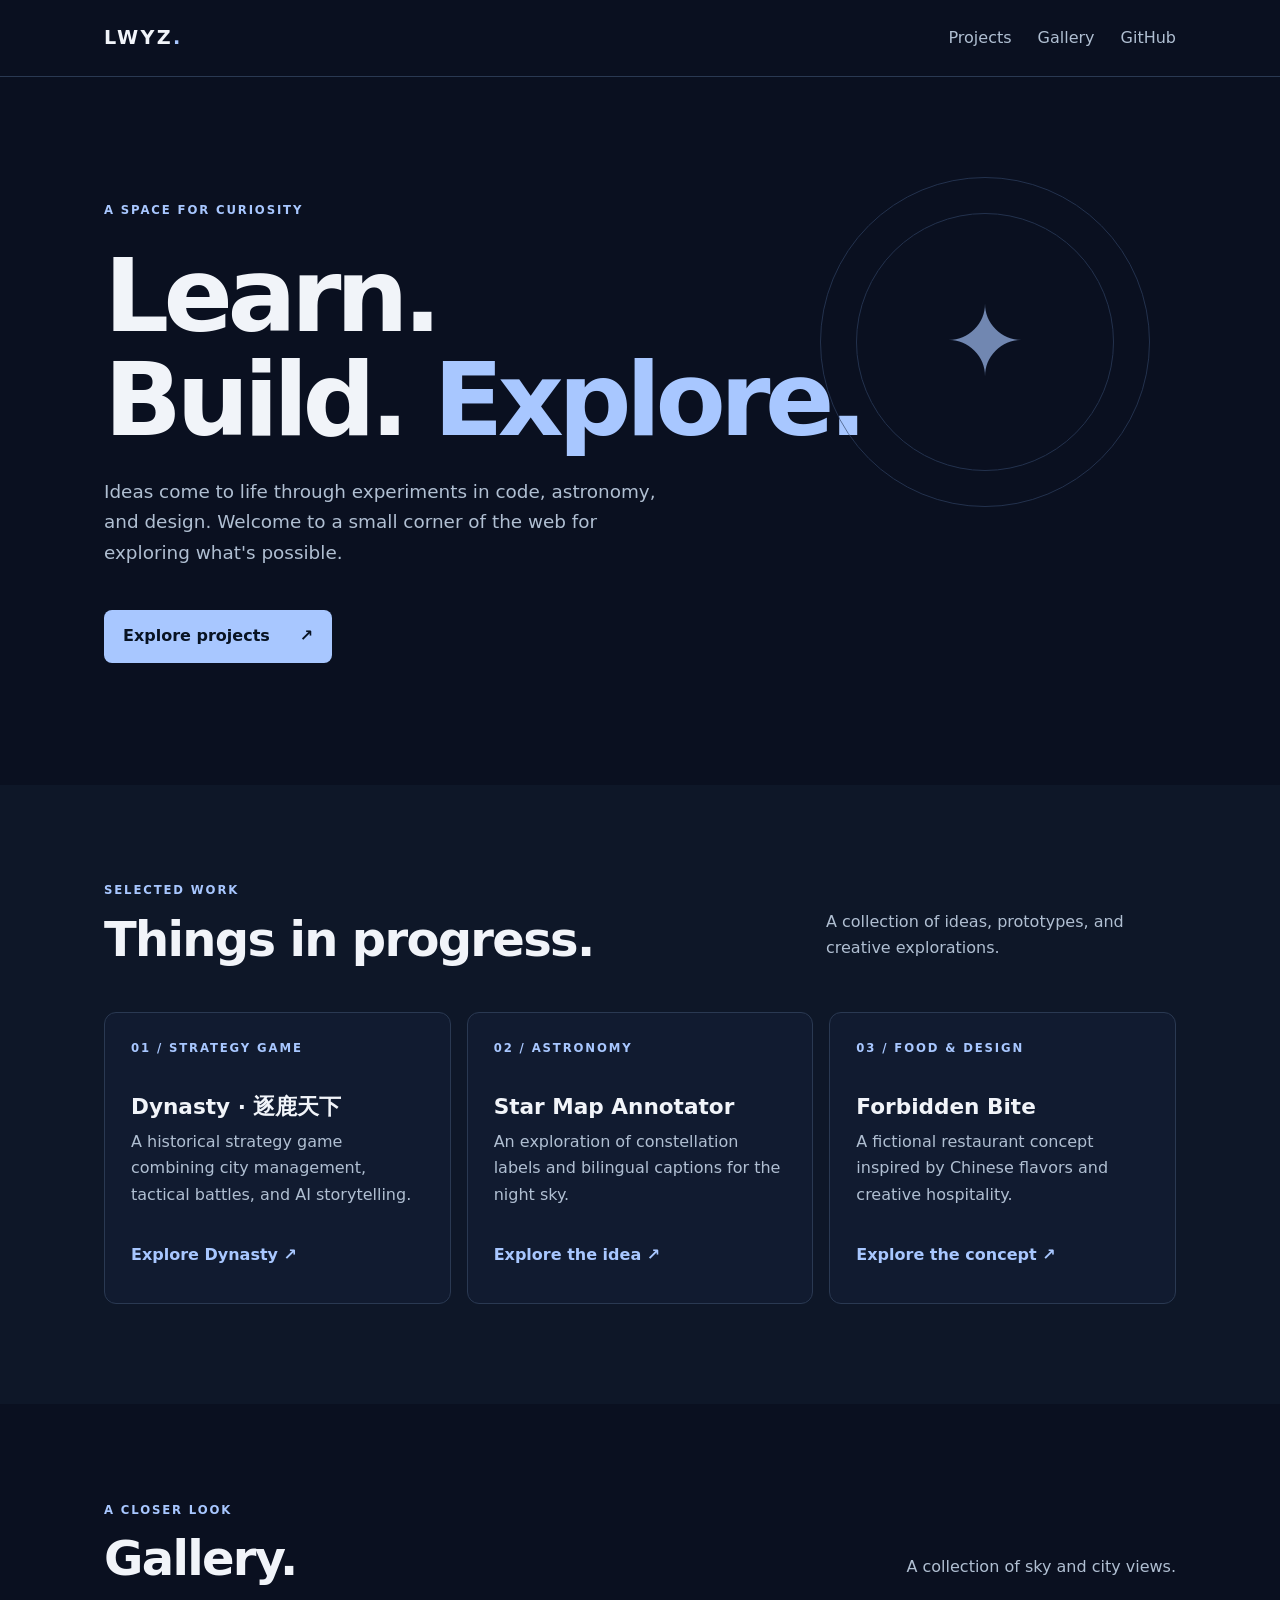
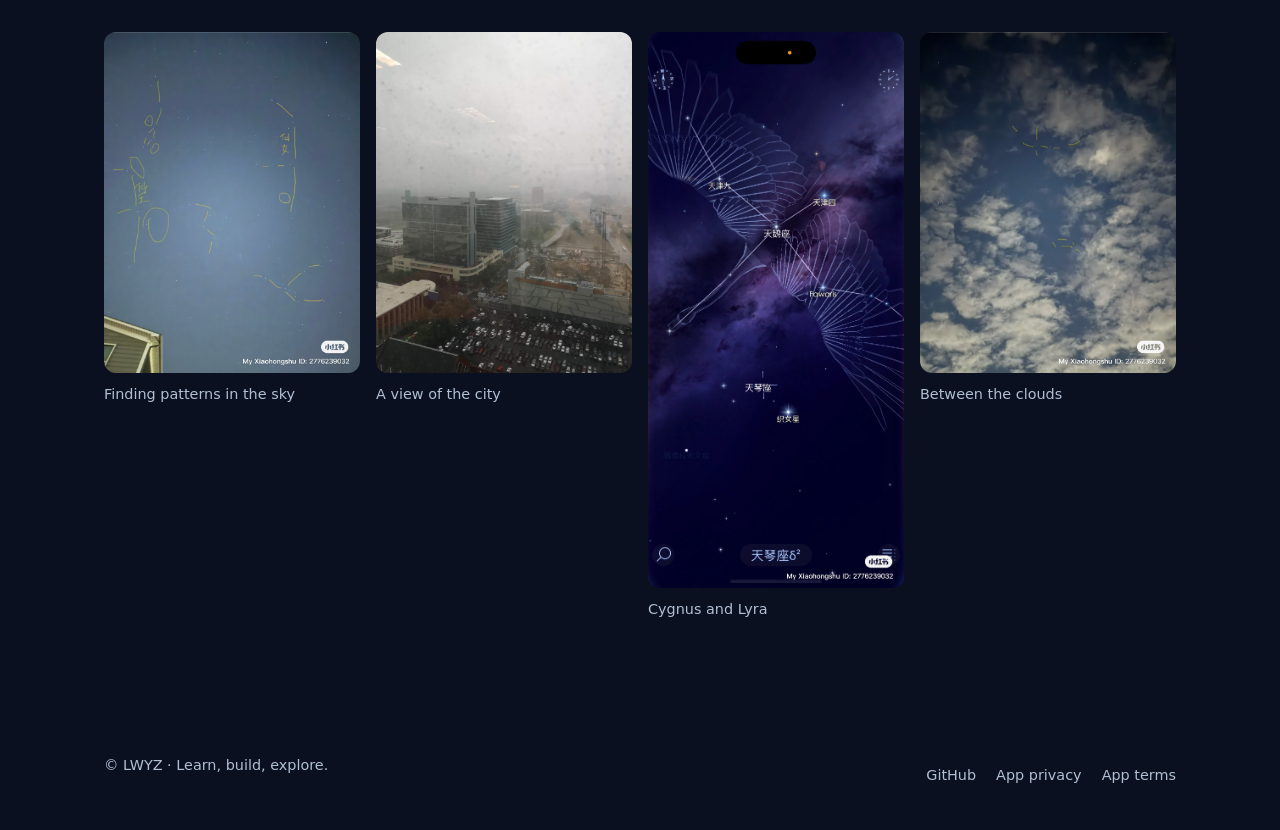
<file: Index.html>
<!doctype html>
<html lang="en"><head><meta charset="utf-8"><meta name="viewport" content="width=device-width, initial-scale=1"><title>LWYZ — Learn, Build, Explore</title><meta name="description" content="A collection of creative ideas and experiments in code, astronomy, and design."><link rel="canonical" href="https://www.lwyz.org/"><meta property="og:title" content="LWYZ — Learn, Build, Explore"><meta property="og:description" content="Creative ideas and experiments in code, astronomy, and design."><meta property="og:type" content="website"><meta property="og:url" content="https://www.lwyz.org/"><link rel="icon" href="/assets/favicon.svg?v=2" type="image/svg+xml"><link rel="stylesheet" href="/assets/site.css?v=2"><link rel="stylesheet" href="/assets/mobile.css?v=3"></head>
<body><a class="skip" href="#main">Skip to content</a><header><nav class="wrap nav" aria-label="Main navigation"><a class="brand" href="/">LWYZ<span>.</span></a><div class="nav-links"><a href="#projects">Projects</a><a href="#gallery">Gallery</a><a href="https://github.com/Stephen-N-Zhou">GitHub</a></div></nav></header>
<main id="main"><section class="hero wrap"><p class="eyebrow">A SPACE FOR CURIOSITY</p><h1>Learn.<br>Build. <em>Explore.</em></h1><p class="lead">Ideas come to life through experiments in code, astronomy, and design. Welcome to a small corner of the web for exploring what's possible.</p><a class="button" href="#projects">Explore projects <span aria-hidden="true">↗</span></a><div class="orbit" aria-hidden="true"><span>✦</span></div></section>
<section id="projects" class="projects"><div class="wrap"><div class="section-heading"><div><p class="eyebrow">SELECTED WORK</p><h2>Things in progress.</h2></div><p>A collection of ideas, prototypes, and creative explorations.</p></div><div class="cards" style="grid-template-columns:repeat(auto-fit,minmax(min(100%,300px),1fr))">
<article class="card"><span class="number">01 / STRATEGY GAME</span><h3>Dynasty · 逐鹿天下</h3><p>A historical strategy game combining city management, tactical battles, and AI storytelling.</p><a href="/projects/dynasty.html">Explore Dynasty ↗</a></article>
<article class="card"><span class="number">02 / ASTRONOMY</span><h3>Star Map Annotator</h3><p>An exploration of constellation labels and bilingual captions for the night sky.</p><a href="/projects/star-map-annotator.html">Explore the idea ↗</a></article>
<article class="card"><span class="number">03 / FOOD &amp; DESIGN</span><h3>Forbidden Bite</h3><p>A fictional restaurant concept inspired by Chinese flavors and creative hospitality.</p><a href="/projects/restaurant.html">Explore the concept ↗</a></article>
</div></div></section>
<section id="gallery" class="gallery-section"><div class="wrap"><div class="section-heading"><div><p class="eyebrow">A CLOSER LOOK</p><h2>Gallery.</h2></div><p>A collection of sky and city views.</p></div>
<div class="photo-grid">
<figure><a href="/assets/gallery/1.jpg"><img src="/assets/gallery/1.jpg" width="1576" height="2100" loading="lazy" decoding="async" alt="Night sky with hand-drawn constellation markings"></a><figcaption>Finding patterns in the sky</figcaption></figure>
<figure><a href="/assets/gallery/2.jpg"><img src="/assets/gallery/2.jpg" width="2736" height="3648" loading="lazy" decoding="async" alt="City buildings beneath a cloudy sky"></a><figcaption>A view of the city</figcaption></figure>
<figure><a href="/assets/gallery/3.jpg"><img src="/assets/gallery/3.jpg" width="1206" height="2622" loading="lazy" decoding="async" alt="Illustrated star map of Cygnus and Lyra"></a><figcaption>Cygnus and Lyra</figcaption></figure>
<figure><a href="/assets/gallery/4.jpg"><img src="/assets/gallery/4.jpg" width="1576" height="2100" loading="lazy" decoding="async" alt="Clouds and stars with constellation markings"></a><figcaption>Between the clouds</figcaption></figure>
</div></div></section></main><footer><div class="wrap footer"><span>© LWYZ · Learn, build, explore.</span><div><a href="https://github.com/Stephen-N-Zhou">GitHub</a><a href="/privacy.html">App privacy</a><a href="/terms.html">App terms</a></div></div></footer>
<style>.gallery-section{padding:85px 0 100px}.photo-grid{display:grid;grid-template-columns:repeat(4,minmax(0,1fr));gap:16px;align-items:start}.photo-grid figure{margin:0;min-width:0}.photo-grid img{display:block;width:100%;height:auto;border-radius:12px;background:#111b30}.photo-grid figcaption{margin-top:10px;color:#b0bfd2;font-size:.9rem}@media(max-width:750px){.gallery-section{padding:65px 0}.photo-grid{grid-template-columns:repeat(2,minmax(0,1fr))}.nav-links{gap:12px}}@media(max-width:360px){.photo-grid{grid-template-columns:1fr}}</style>
</body></html>
</file>
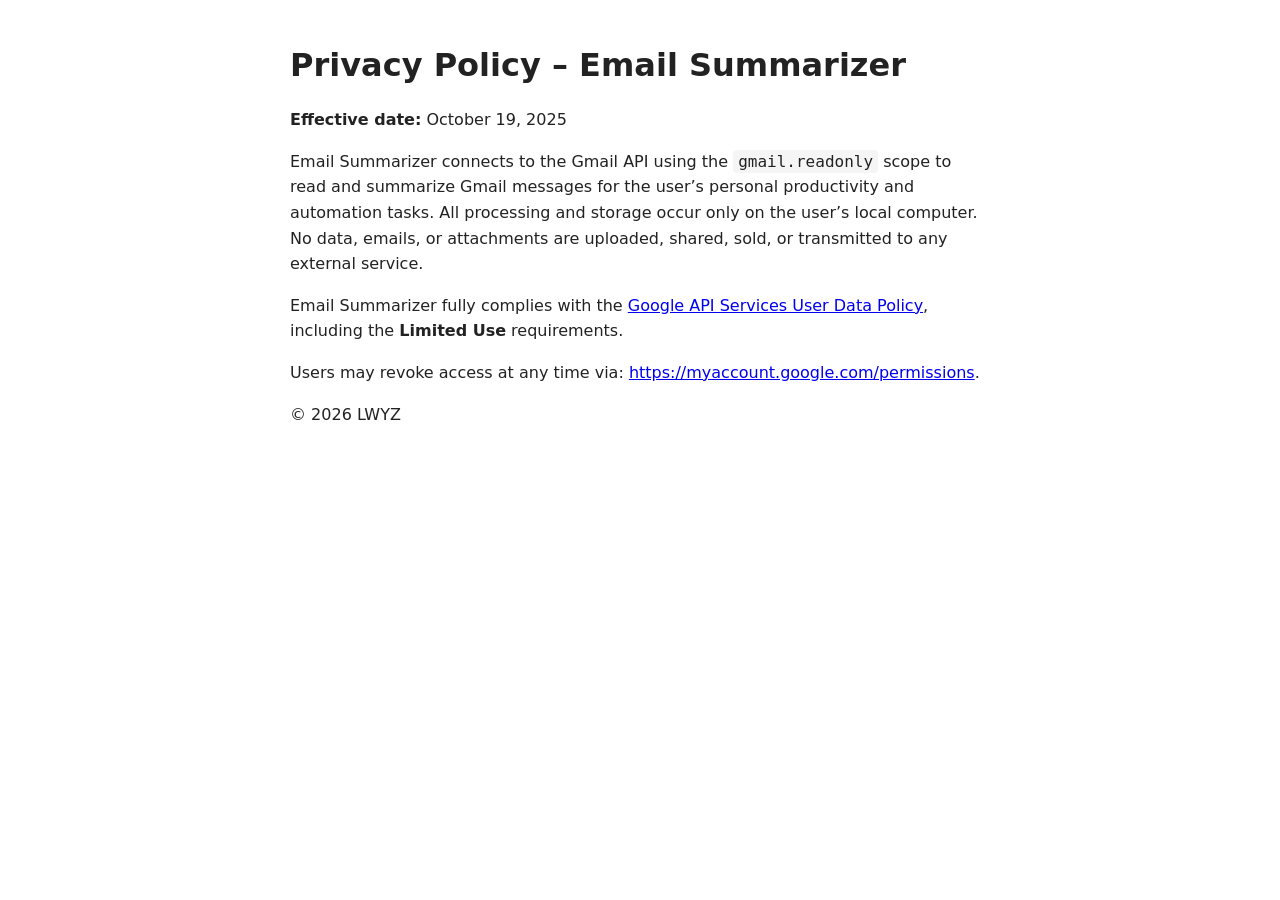
<file: privacy.html>
<!DOCTYPE html>
<html lang="en">
<head>
  <meta charset="utf-8" />
  <title>Privacy Policy – Email Summarizer</title>
  <meta name="viewport" content="width=device-width, initial-scale=1" />
  <style>
    body { font:16px/1.6 system-ui, sans-serif; color:#222; margin:40px auto; padding:0 20px; max-width:700px; overflow-wrap:anywhere; }
    h1 { margin-bottom:0.3em; }
    code { background:#f5f5f5; padding:2px 5px; border-radius:4px; }
  </style>
</head>
<body>
  <h1>Privacy Policy – Email Summarizer</h1>
  <p><strong>Effective date:</strong> October 19, 2025</p>

  <p>Email Summarizer connects to the Gmail API using the <code>gmail.readonly</code> scope to read and summarize Gmail messages for the user’s personal productivity and automation tasks. All processing and storage occur only on the user’s local computer. No data, emails, or attachments are uploaded, shared, sold, or transmitted to any external service.</p>

  <p>Email Summarizer fully complies with the 
    <a href="https://developers.google.com/terms/api-services-user-data-policy" target="_blank" rel="noopener">
    Google API Services User Data Policy</a>, including the <strong>Limited Use</strong> requirements.</p>

  <p>Users may revoke access at any time via:
    <a href="https://myaccount.google.com/permissions" target="_blank" rel="noopener">
    https://myaccount.google.com/permissions</a>.
  </p>

  <footer>
    <p>© <span id="year"></span> LWYZ</p>
    <script>document.getElementById('year').textContent = new Date().getFullYear();</script>
  </footer>
</body>
</html>
</file>
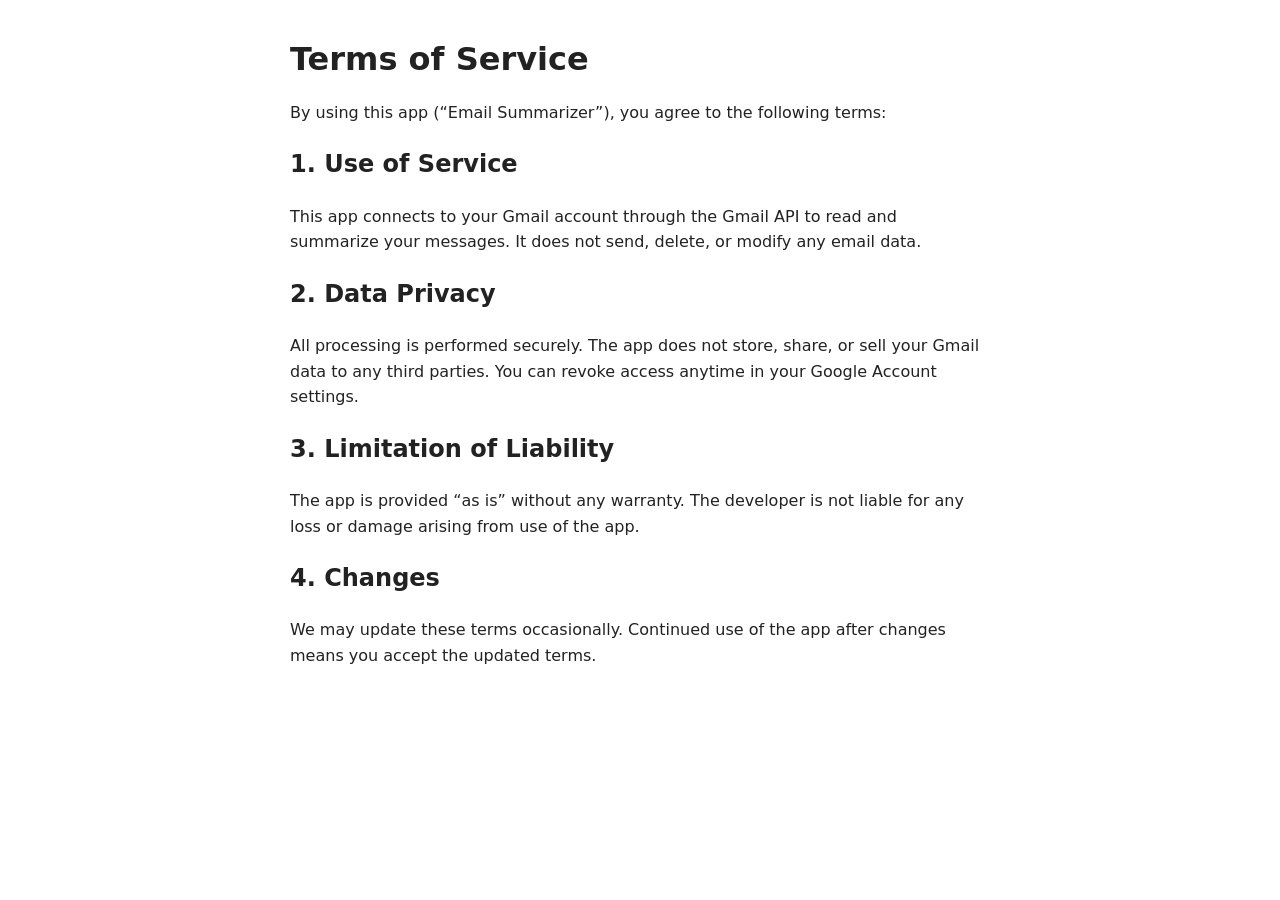
<file: terms.html>
<!DOCTYPE html>
<html lang="en">
<head>
  <meta charset="UTF-8" />
  <meta name="viewport" content="width=device-width, initial-scale=1.0" />
  <title>Terms of Service - Email Summarizer</title>
  <style>body { font:16px/1.6 system-ui,sans-serif; color:#222; margin:40px auto; padding:0 20px; max-width:700px; overflow-wrap:anywhere; } h1 { line-height:1.2; }</style>
</head>
<body>
  <h1>Terms of Service</h1>
  <p>By using this app (“Email Summarizer”), you agree to the following terms:</p>

  <h2>1. Use of Service</h2>
  <p>This app connects to your Gmail account through the Gmail API to read and summarize your messages. It does not send, delete, or modify any email data.</p>

  <h2>2. Data Privacy</h2>
  <p>All processing is performed securely. The app does not store, share, or sell your Gmail data to any third parties. You can revoke access anytime in your Google Account settings.</p>

  <h2>3. Limitation of Liability</h2>
  <p>The app is provided “as is” without any warranty. The developer is not liable for any loss or damage arising from use of the app.</p>

  <h2>4. Changes</h2>
  <p>We may update these terms occasionally. Continued use of the app after changes means you accept the updated terms.</p>

</body>
</html>
</file>
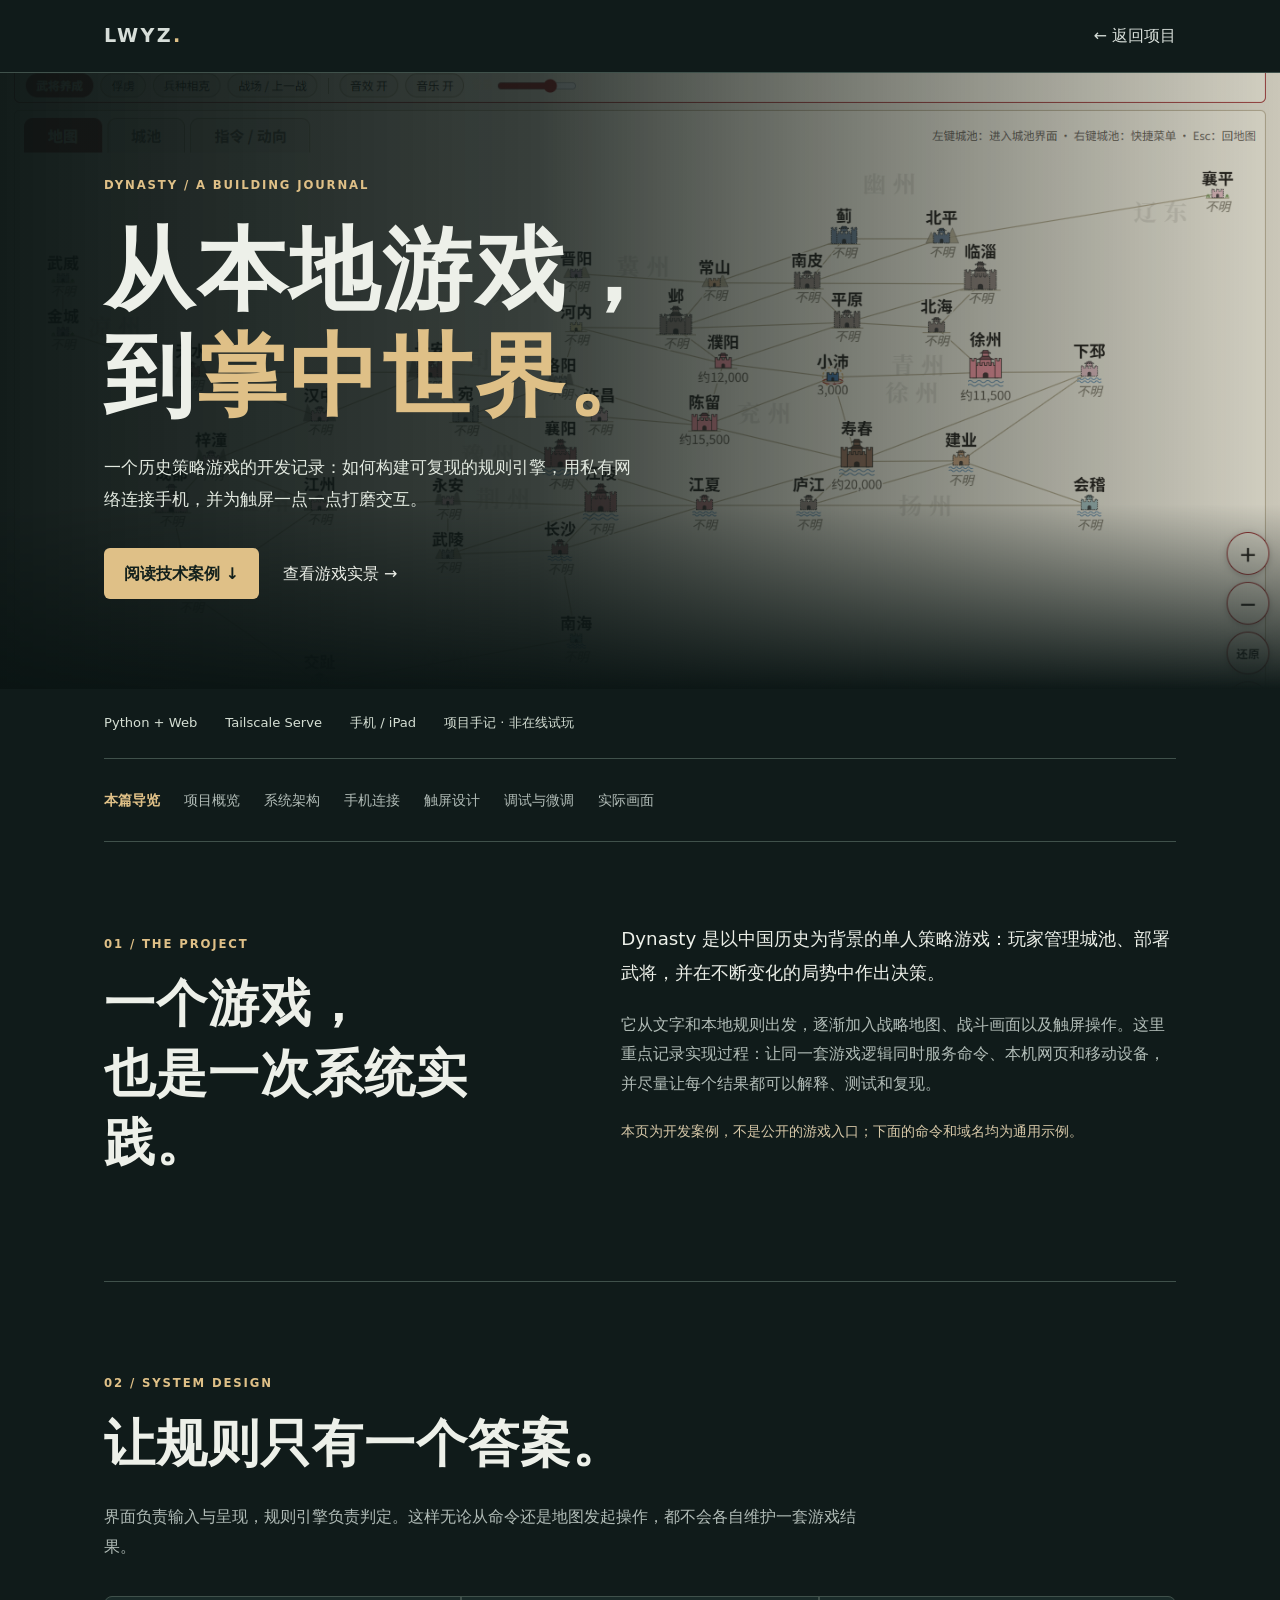
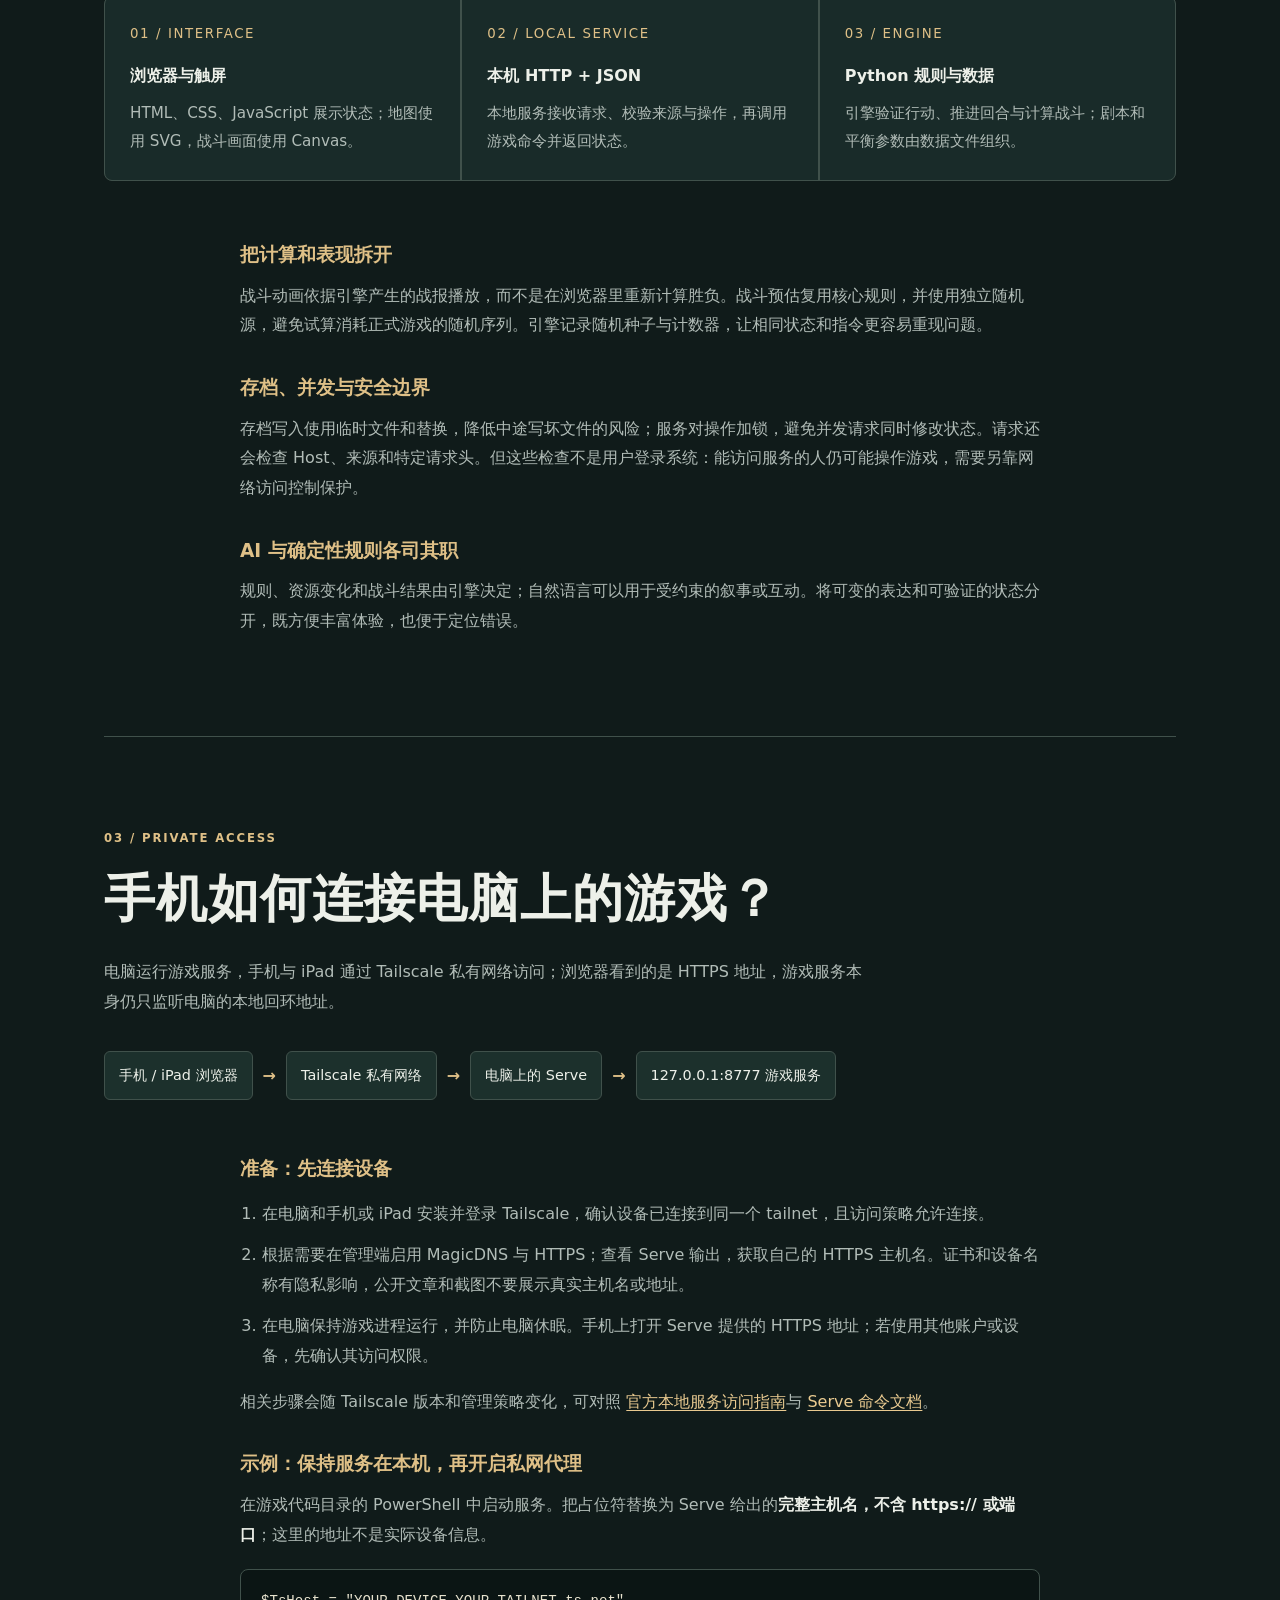
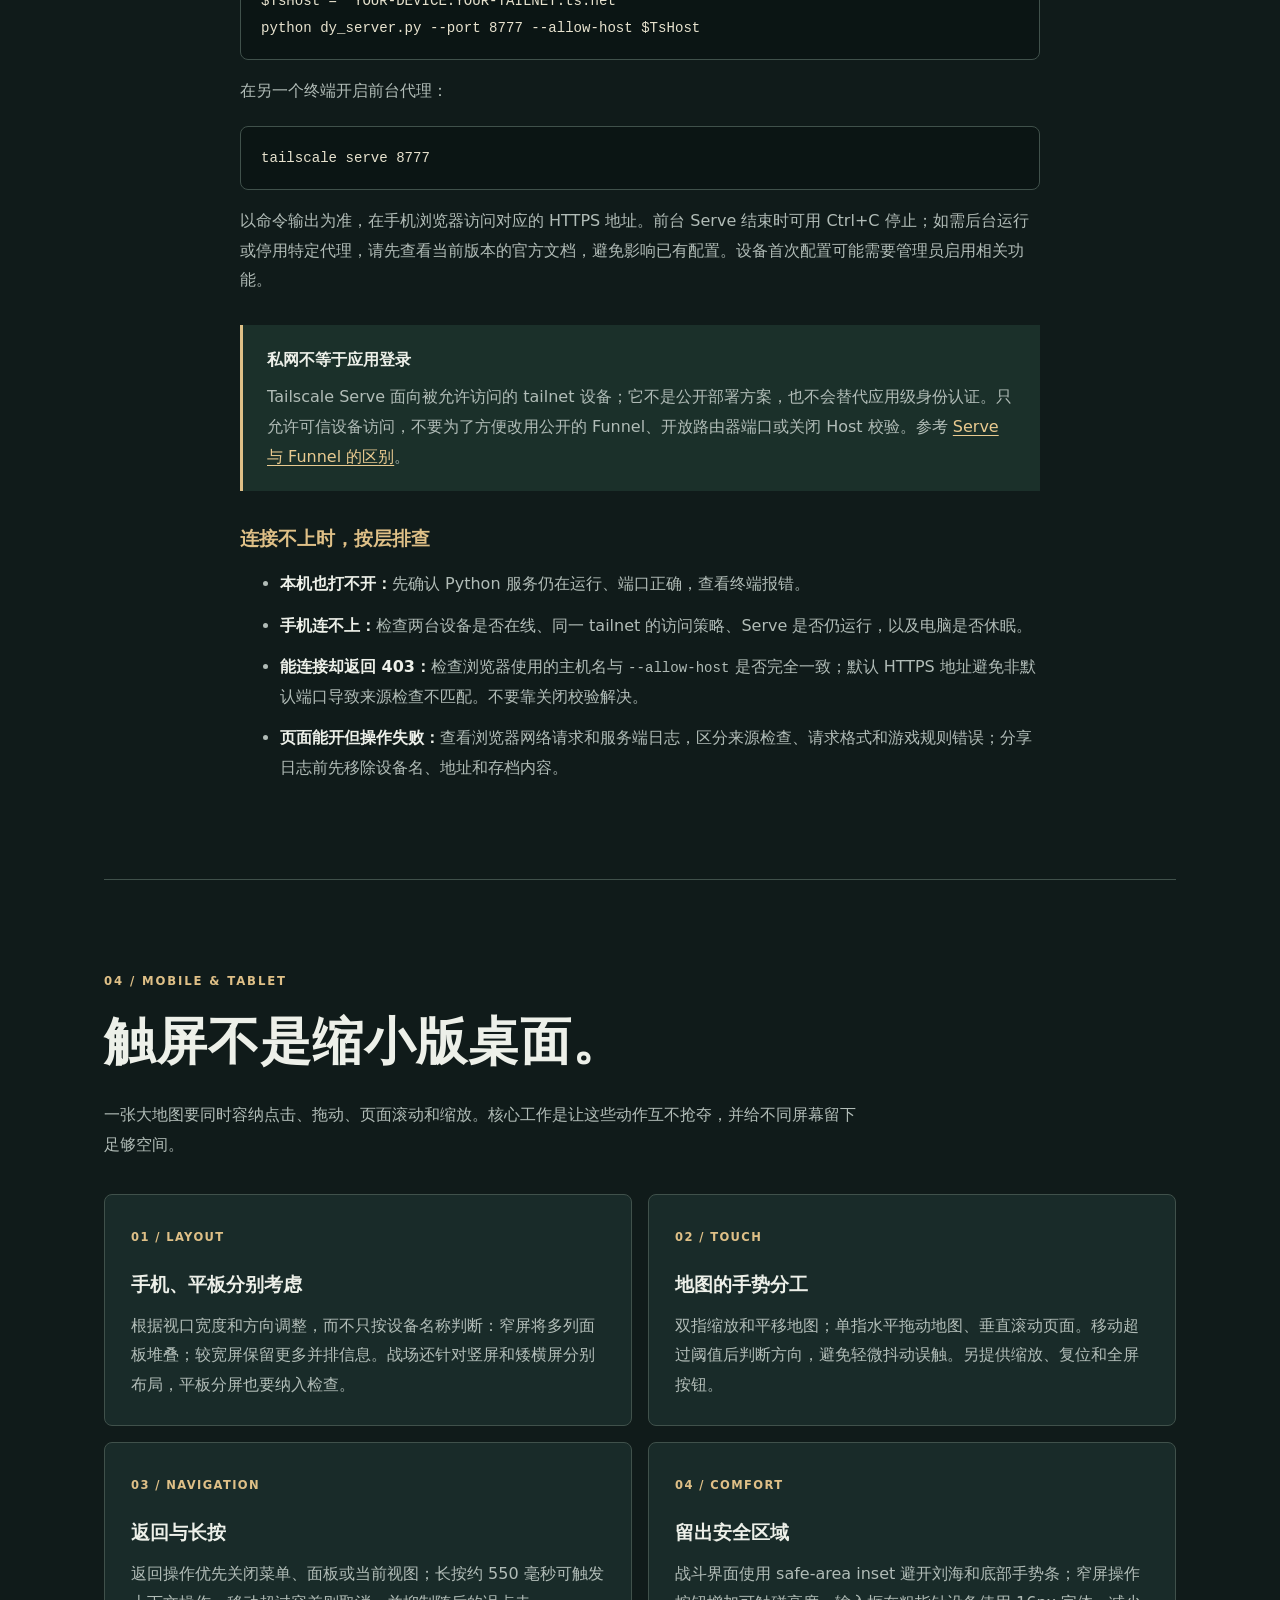
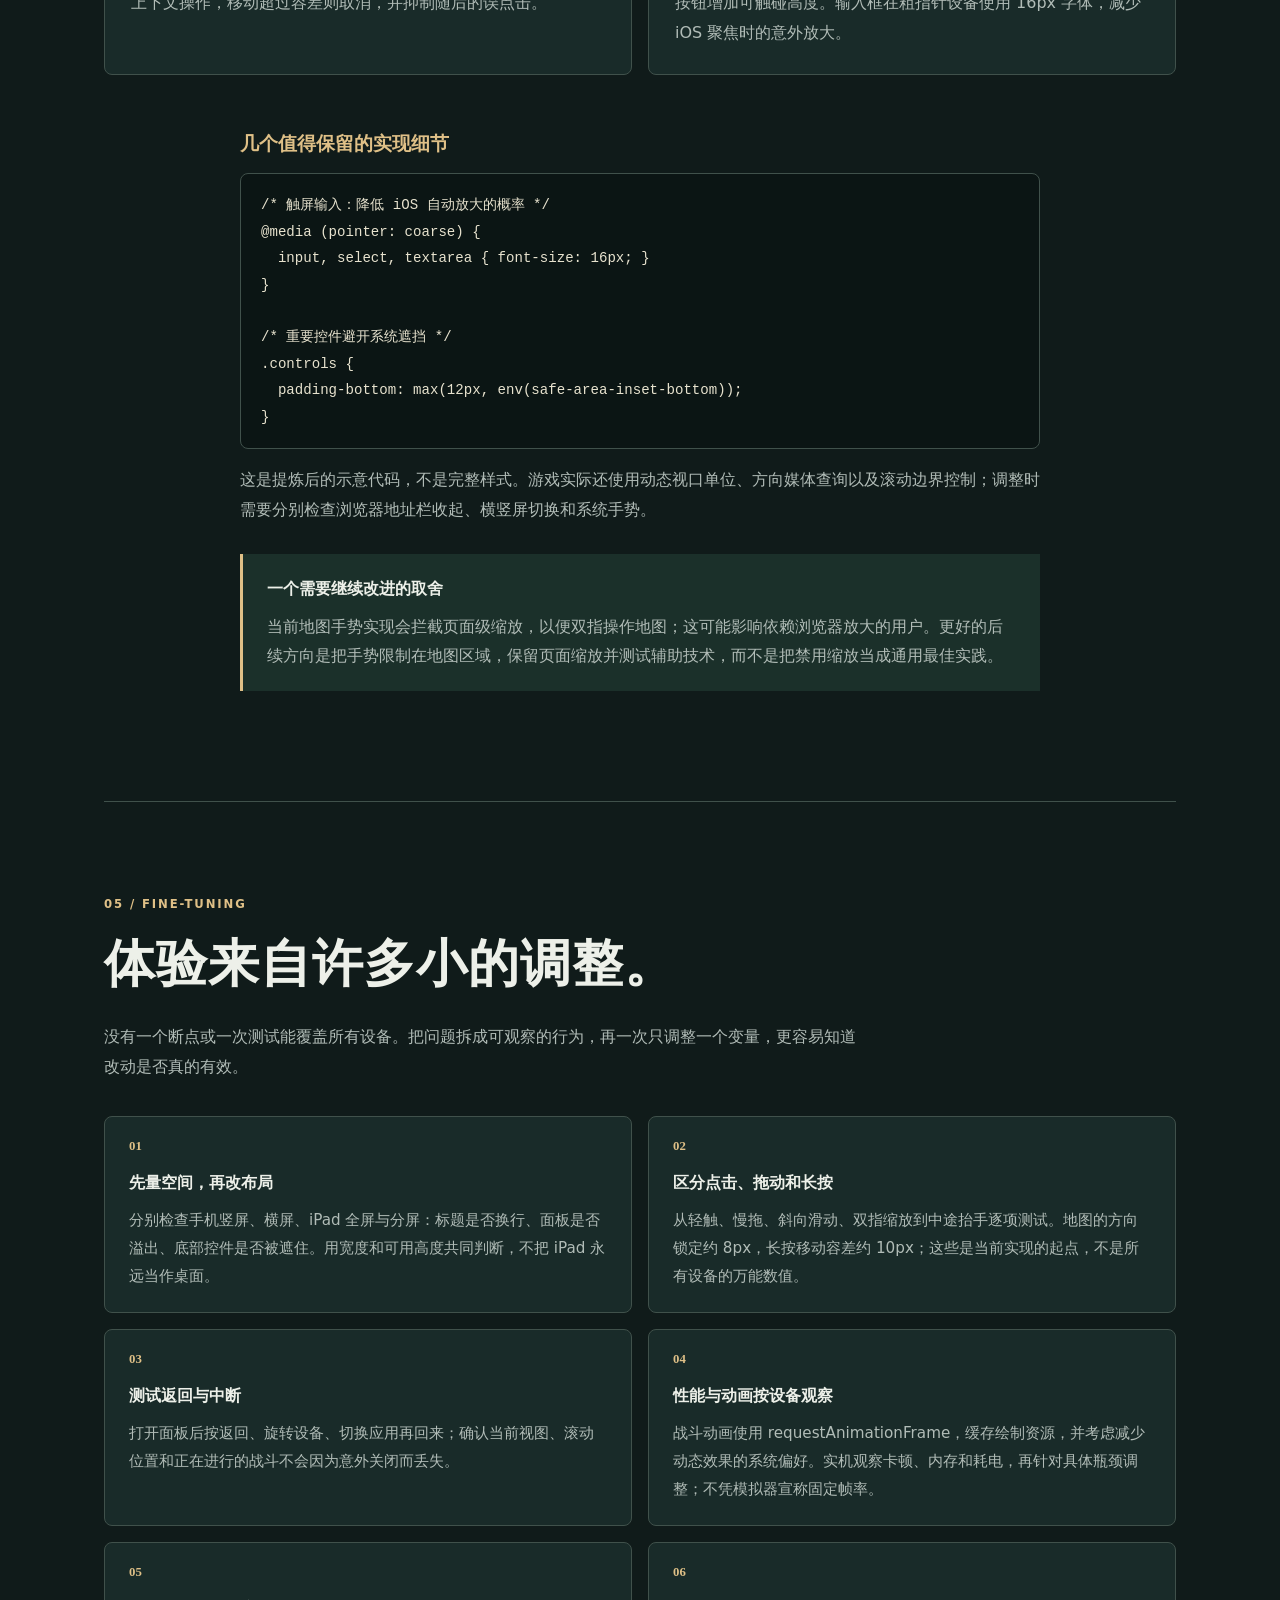
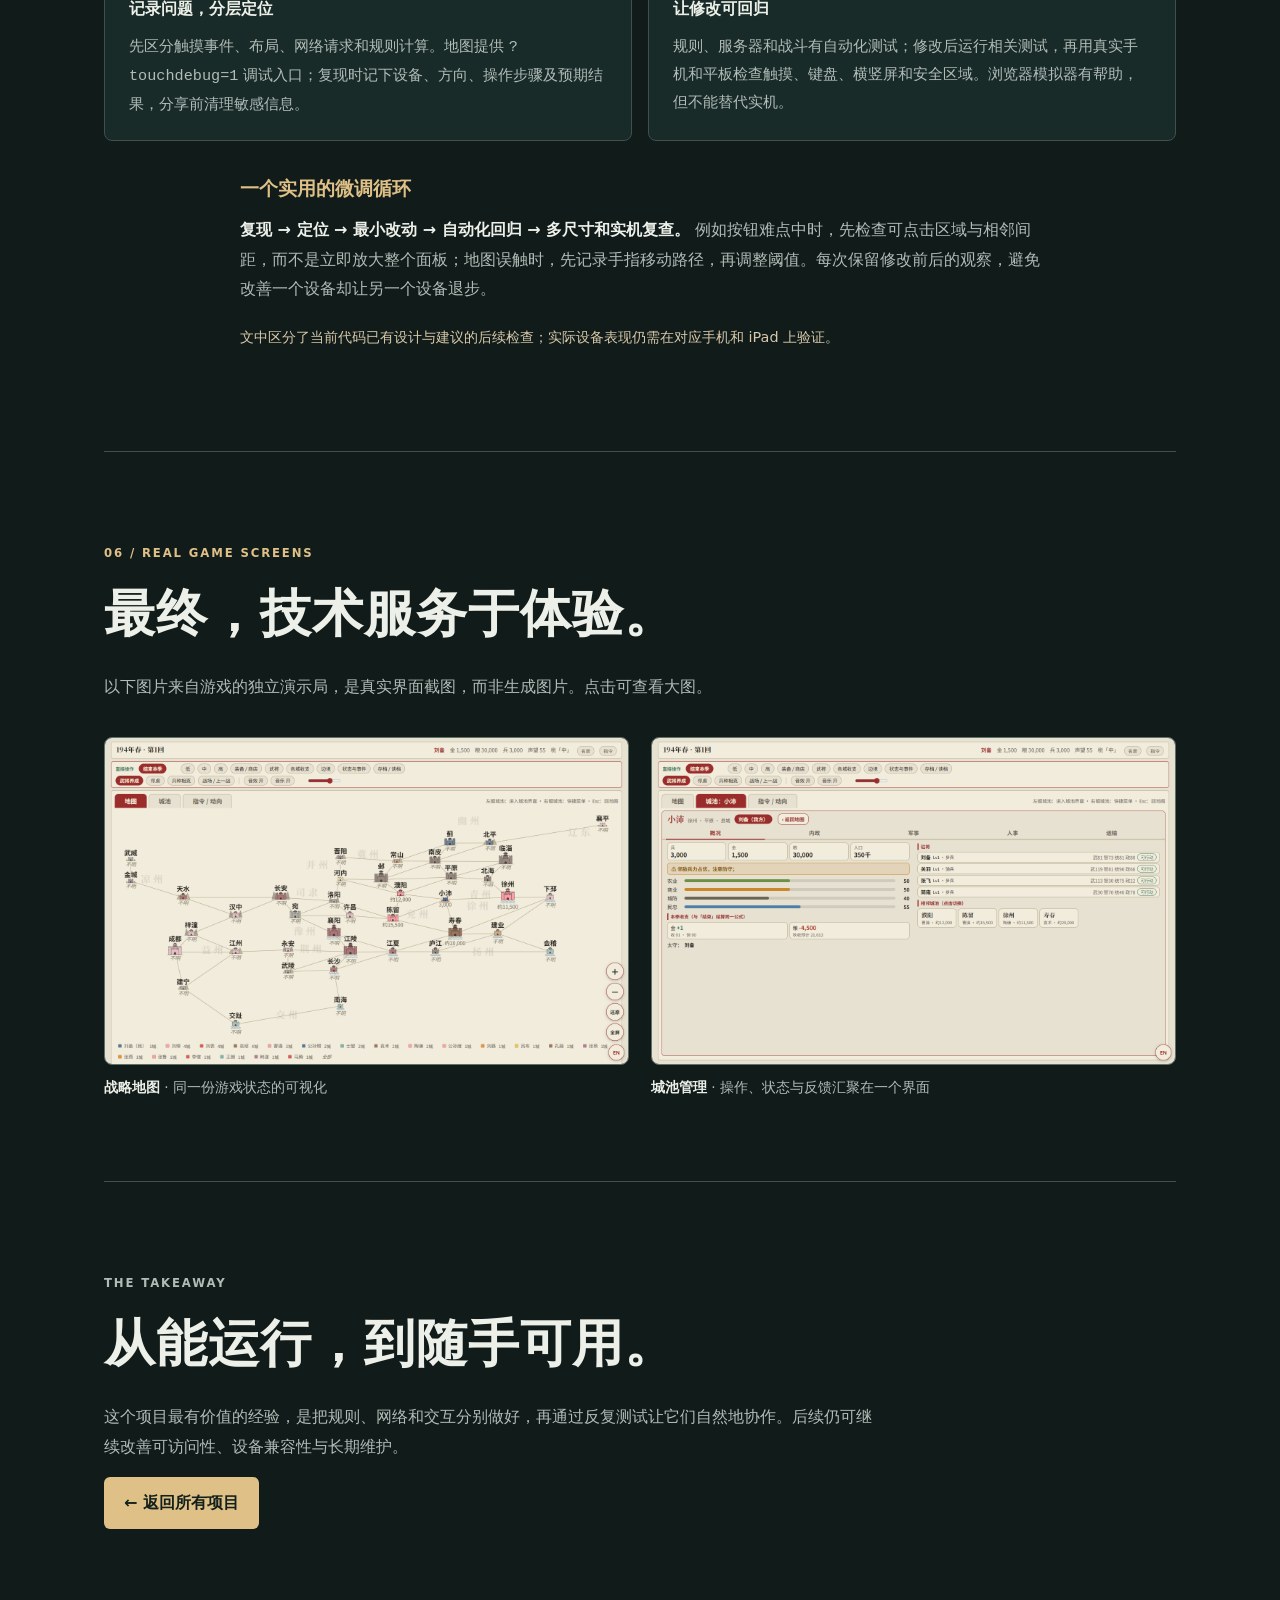
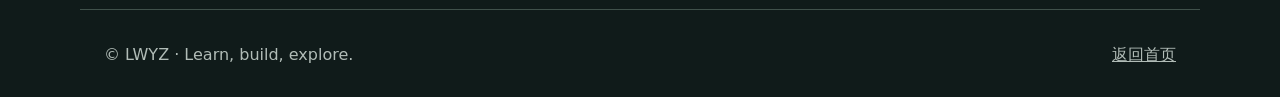
<file: projects/dynasty.html>
<!doctype html>
<html lang="zh-CN">
<head>
  <meta charset="utf-8">
  <meta name="viewport" content="width=device-width,initial-scale=1">
  <title>Dynasty 开发手记：从本地游戏到手机和平板 — LWYZ</title>
  <meta name="description" content="Dynasty 技术案例：Python 规则引擎、Tailscale 私网访问、手机和平板交互，以及持续测试与微调。">
  <link rel="canonical" href="https://www.lwyz.org/projects/dynasty.html">
  <meta property="og:title" content="Dynasty 开发手记：从本地游戏到手机和平板">
  <meta property="og:description" content="一次从规则引擎、本地服务到移动端体验的实践。">
  <meta property="og:type" content="article">
  <meta property="og:url" content="https://www.lwyz.org/projects/dynasty.html">
  <link rel="icon" href="/assets/favicon.svg?v=2" type="image/svg+xml">
  <link rel="stylesheet" href="/assets/dynasty-guide.css">
  <link rel="stylesheet" href="/assets/dynasty-tech.css">
</head>
<body>
<a class="skip" href="#content">跳至正文</a>
<header class="top"><nav class="shell nav" aria-label="主导航"><a class="brand" href="/">LWYZ<span>.</span></a><a href="/#projects">← 返回项目</a></nav></header>
<main id="content">
  <section class="hero"><img src="/assets/dynasty/game-map.png" width="1440" height="900" alt="" fetchpriority="high"><div class="hero-shade"></div><div class="shell hero-content"><p class="eyebrow">DYNASTY / A BUILDING JOURNAL</p><h1>从本地游戏，<br>到<span>掌中世界。</span></h1><p>一个历史策略游戏的开发记录：如何构建可复现的规则引擎，用私有网络连接手机，并为触屏一点一点打磨交互。</p><div class="hero-actions"><a class="button" href="#architecture">阅读技术案例 ↓</a><a class="quiet-link" href="#screens">查看游戏实景 →</a></div></div></section>
  <div class="shell content">
    <div class="meta-bar"><span>Python + Web</span><span>Tailscale Serve</span><span>手机 / iPad</span><span>项目手记 · 非在线试玩</span></div>
    <nav class="toc" aria-label="文章目录"><span>本篇导览</span><a href="#overview">项目概览</a><a href="#architecture">系统架构</a><a href="#tailscale">手机连接</a><a href="#mobile">触屏设计</a><a href="#tuning">调试与微调</a><a href="#screens">实际画面</a></nav>

    <section id="overview" class="section intro"><div><p class="eyebrow">01 / THE PROJECT</p><h2>一个游戏，<br>也是一次系统实践。</h2></div><div class="prose"><p class="lead">Dynasty 是以中国历史为背景的单人策略游戏：玩家管理城池、部署武将，并在不断变化的局势中作出决策。</p><p>它从文字和本地规则出发，逐渐加入战略地图、战斗画面以及触屏操作。这里重点记录实现过程：让同一套游戏逻辑同时服务命令、本机网页和移动设备，并尽量让每个结果都可以解释、测试和复现。</p><p class="note">本页为开发案例，不是公开的游戏入口；下面的命令和域名均为通用示例。</p></div></section>

    <section id="architecture" class="section"><div class="section-head"><p class="eyebrow">02 / SYSTEM DESIGN</p><h2>让规则只有一个答案。</h2><p>界面负责输入与呈现，规则引擎负责判定。这样无论从命令还是地图发起操作，都不会各自维护一套游戏结果。</p></div>
      <div class="architecture"><div><small>01 / INTERFACE</small><strong>浏览器与触屏</strong><p>HTML、CSS、JavaScript 展示状态；地图使用 SVG，战斗画面使用 Canvas。</p></div><div><small>02 / LOCAL SERVICE</small><strong>本机 HTTP + JSON</strong><p>本地服务接收请求、校验来源与操作，再调用游戏命令并返回状态。</p></div><div><small>03 / ENGINE</small><strong>Python 规则与数据</strong><p>引擎验证行动、推进回合与计算战斗；剧本和平衡参数由数据文件组织。</p></div></div>
      <div class="prose narrow"><h3>把计算和表现拆开</h3><p>战斗动画依据引擎产生的战报播放，而不是在浏览器里重新计算胜负。战斗预估复用核心规则，并使用独立随机源，避免试算消耗正式游戏的随机序列。引擎记录随机种子与计数器，让相同状态和指令更容易重现问题。</p><h3>存档、并发与安全边界</h3><p>存档写入使用临时文件和替换，降低中途写坏文件的风险；服务对操作加锁，避免并发请求同时修改状态。请求还会检查 Host、来源和特定请求头。但这些检查不是用户登录系统：能访问服务的人仍可能操作游戏，需要另靠网络访问控制保护。</p><h3>AI 与确定性规则各司其职</h3><p>规则、资源变化和战斗结果由引擎决定；自然语言可以用于受约束的叙事或互动。将可变的表达和可验证的状态分开，既方便丰富体验，也便于定位错误。</p></div>
    </section>

    <section id="tailscale" class="section"><div class="section-head"><p class="eyebrow">03 / PRIVATE ACCESS</p><h2>手机如何连接电脑上的游戏？</h2><p>电脑运行游戏服务，手机与 iPad 通过 Tailscale 私有网络访问；浏览器看到的是 HTTPS 地址，游戏服务本身仍只监听电脑的本地回环地址。</p></div>
      <div class="flow" aria-label="连接路径"><span>手机 / iPad 浏览器</span><b>→</b><span>Tailscale 私有网络</span><b>→</b><span>电脑上的 Serve</span><b>→</b><span>127.0.0.1:8777 游戏服务</span></div>
      <div class="prose narrow"><h3>准备：先连接设备</h3><ol class="steps"><li>在电脑和手机或 iPad 安装并登录 Tailscale，确认设备已连接到同一个 tailnet，且访问策略允许连接。</li><li>根据需要在管理端启用 MagicDNS 与 HTTPS；查看 Serve 输出，获取自己的 HTTPS 主机名。证书和设备名称有隐私影响，公开文章和截图不要展示真实主机名或地址。</li><li>在电脑保持游戏进程运行，并防止电脑休眠。手机上打开 Serve 提供的 HTTPS 地址；若使用其他账户或设备，先确认其访问权限。</li></ol><p>相关步骤会随 Tailscale 版本和管理策略变化，可对照 <a href="https://tailscale.com/docs/use-cases/application-testing/share-local-dev-server-with-team">官方本地服务访问指南</a>与 <a href="https://tailscale.com/docs/reference/tailscale-cli/serve">Serve 命令文档</a>。</p>
      <h3>示例：保持服务在本机，再开启私网代理</h3><p>在游戏代码目录的 PowerShell 中启动服务。把占位符替换为 Serve 给出的<strong>完整主机名，不含 https:// 或端口</strong>；这里的地址不是实际设备信息。</p><pre><code>$TsHost = "YOUR-DEVICE.YOUR-TAILNET.ts.net"
python dy_server.py --port 8777 --allow-host $TsHost</code></pre><p>在另一个终端开启前台代理：</p><pre><code>tailscale serve 8777</code></pre><p>以命令输出为准，在手机浏览器访问对应的 HTTPS 地址。前台 Serve 结束时可用 Ctrl+C 停止；如需后台运行或停用特定代理，请先查看当前版本的官方文档，避免影响已有配置。设备首次配置可能需要管理员启用相关功能。</p>
      <div class="callout"><strong>私网不等于应用登录</strong><p>Tailscale Serve 面向被允许访问的 tailnet 设备；它不是公开部署方案，也不会替代应用级身份认证。只允许可信设备访问，不要为了方便改用公开的 Funnel、开放路由器端口或关闭 Host 校验。参考 <a href="https://tailscale.com/docs/features/tailscale-funnel">Serve 与 Funnel 的区别</a>。</p></div>
      <h3>连接不上时，按层排查</h3><ul><li><strong>本机也打不开：</strong>先确认 Python 服务仍在运行、端口正确，查看终端报错。</li><li><strong>手机连不上：</strong>检查两台设备是否在线、同一 tailnet 的访问策略、Serve 是否仍运行，以及电脑是否休眠。</li><li><strong>能连接却返回 403：</strong>检查浏览器使用的主机名与 <code>--allow-host</code> 是否完全一致；默认 HTTPS 地址避免非默认端口导致来源检查不匹配。不要靠关闭校验解决。</li><li><strong>页面能开但操作失败：</strong>查看浏览器网络请求和服务端日志，区分来源检查、请求格式和游戏规则错误；分享日志前先移除设备名、地址和存档内容。</li></ul></div>
    </section>

    <section id="mobile" class="section"><div class="section-head"><p class="eyebrow">04 / MOBILE & TABLET</p><h2>触屏不是缩小版桌面。</h2><p>一张大地图要同时容纳点击、拖动、页面滚动和缩放。核心工作是让这些动作互不抢夺，并给不同屏幕留下足够空间。</p></div>
      <div class="tech-grid"><article><span>01 / LAYOUT</span><h3>手机、平板分别考虑</h3><p>根据视口宽度和方向调整，而不只按设备名称判断：窄屏将多列面板堆叠；较宽屏保留更多并排信息。战场还针对竖屏和矮横屏分别布局，平板分屏也要纳入检查。</p></article><article><span>02 / TOUCH</span><h3>地图的手势分工</h3><p>双指缩放和平移地图；单指水平拖动地图、垂直滚动页面。移动超过阈值后判断方向，避免轻微抖动误触。另提供缩放、复位和全屏按钮。</p></article><article><span>03 / NAVIGATION</span><h3>返回与长按</h3><p>返回操作优先关闭菜单、面板或当前视图；长按约 550 毫秒可触发上下文操作，移动超过容差则取消，并抑制随后的误点击。</p></article><article><span>04 / COMFORT</span><h3>留出安全区域</h3><p>战斗界面使用 safe-area inset 避开刘海和底部手势条；窄屏操作按钮增加可触碰高度。输入框在粗指针设备使用 16px 字体，减少 iOS 聚焦时的意外放大。</p></article></div>
      <div class="prose narrow"><h3>几个值得保留的实现细节</h3><pre><code>/* 触屏输入：降低 iOS 自动放大的概率 */
@media (pointer: coarse) {
  input, select, textarea { font-size: 16px; }
}

/* 重要控件避开系统遮挡 */
.controls {
  padding-bottom: max(12px, env(safe-area-inset-bottom));
}</code></pre><p>这是提炼后的示意代码，不是完整样式。游戏实际还使用动态视口单位、方向媒体查询以及滚动边界控制；调整时需要分别检查浏览器地址栏收起、横竖屏切换和系统手势。</p><div class="callout"><strong>一个需要继续改进的取舍</strong><p>当前地图手势实现会拦截页面级缩放，以便双指操作地图；这可能影响依赖浏览器放大的用户。更好的后续方向是把手势限制在地图区域，保留页面缩放并测试辅助技术，而不是把禁用缩放当成通用最佳实践。</p></div></div>
    </section>

    <section id="tuning" class="section"><div class="section-head"><p class="eyebrow">05 / FINE-TUNING</p><h2>体验来自许多小的调整。</h2><p>没有一个断点或一次测试能覆盖所有设备。把问题拆成可观察的行为，再一次只调整一个变量，更容易知道改动是否真的有效。</p></div>
      <ol class="lessons"><li><strong>先量空间，再改布局</strong><p>分别检查手机竖屏、横屏、iPad 全屏与分屏：标题是否换行、面板是否溢出、底部控件是否被遮住。用宽度和可用高度共同判断，不把 iPad 永远当作桌面。</p></li><li><strong>区分点击、拖动和长按</strong><p>从轻触、慢拖、斜向滑动、双指缩放到中途抬手逐项测试。地图的方向锁定约 8px，长按移动容差约 10px；这些是当前实现的起点，不是所有设备的万能数值。</p></li><li><strong>测试返回与中断</strong><p>打开面板后按返回、旋转设备、切换应用再回来；确认当前视图、滚动位置和正在进行的战斗不会因为意外关闭而丢失。</p></li><li><strong>性能与动画按设备观察</strong><p>战斗动画使用 requestAnimationFrame，缓存绘制资源，并考虑减少动态效果的系统偏好。实机观察卡顿、内存和耗电，再针对具体瓶颈调整；不凭模拟器宣称固定帧率。</p></li><li><strong>记录问题，分层定位</strong><p>先区分触摸事件、布局、网络请求和规则计算。地图提供 <code>?touchdebug=1</code> 调试入口；复现时记下设备、方向、操作步骤及预期结果，分享前清理敏感信息。</p></li><li><strong>让修改可回归</strong><p>规则、服务器和战斗有自动化测试；修改后运行相关测试，再用真实手机和平板检查触摸、键盘、横竖屏和安全区域。浏览器模拟器有帮助，但不能替代实机。</p></li></ol>
      <div class="prose narrow"><h3>一个实用的微调循环</h3><p><strong>复现 → 定位 → 最小改动 → 自动化回归 → 多尺寸和实机复查。</strong> 例如按钮难点中时，先检查可点击区域与相邻间距，而不是立即放大整个面板；地图误触时，先记录手指移动路径，再调整阈值。每次保留修改前后的观察，避免改善一个设备却让另一个设备退步。</p><p class="note">文中区分了当前代码已有设计与建议的后续检查；实际设备表现仍需在对应手机和 iPad 上验证。</p></div>
    </section>

    <section id="screens" class="section"><div class="section-head"><p class="eyebrow">06 / REAL GAME SCREENS</p><h2>最终，技术服务于体验。</h2><p>以下图片来自游戏的独立演示局，是真实界面截图，而非生成图片。点击可查看大图。</p></div><div class="game-screens"><figure><a href="/assets/dynasty/game-map.png"><img src="/assets/dynasty/game-map.png" width="1440" height="900" loading="lazy" decoding="async" alt="游戏战略地图，显示城池、势力与战争迷雾"></a><figcaption><strong>战略地图</strong> · 同一份游戏状态的可视化</figcaption></figure><figure><a href="/assets/dynasty/game-city.png"><img src="/assets/dynasty/game-city.png" width="1440" height="900" loading="lazy" decoding="async" alt="游戏城池面板，显示兵粮、内政、武将与相邻城池"></a><figcaption><strong>城池管理</strong> · 操作、状态与反馈汇聚在一个界面</figcaption></figure></div></section>
    <section class="section closing"><div><p class="eyebrow">THE TAKEAWAY</p><h2>从能运行，到随手可用。</h2><p>这个项目最有价值的经验，是把规则、网络和交互分别做好，再通过反复测试让它们自然地协作。后续仍可继续改善可访问性、设备兼容性与长期维护。</p><a class="button" href="/#projects">← 返回所有项目</a></div></section>
  </div>
</main><footer><div class="shell footer"><span>© LWYZ · Learn, build, explore.</span><a href="/">返回首页</a></div></footer>
</body></html>
</file>
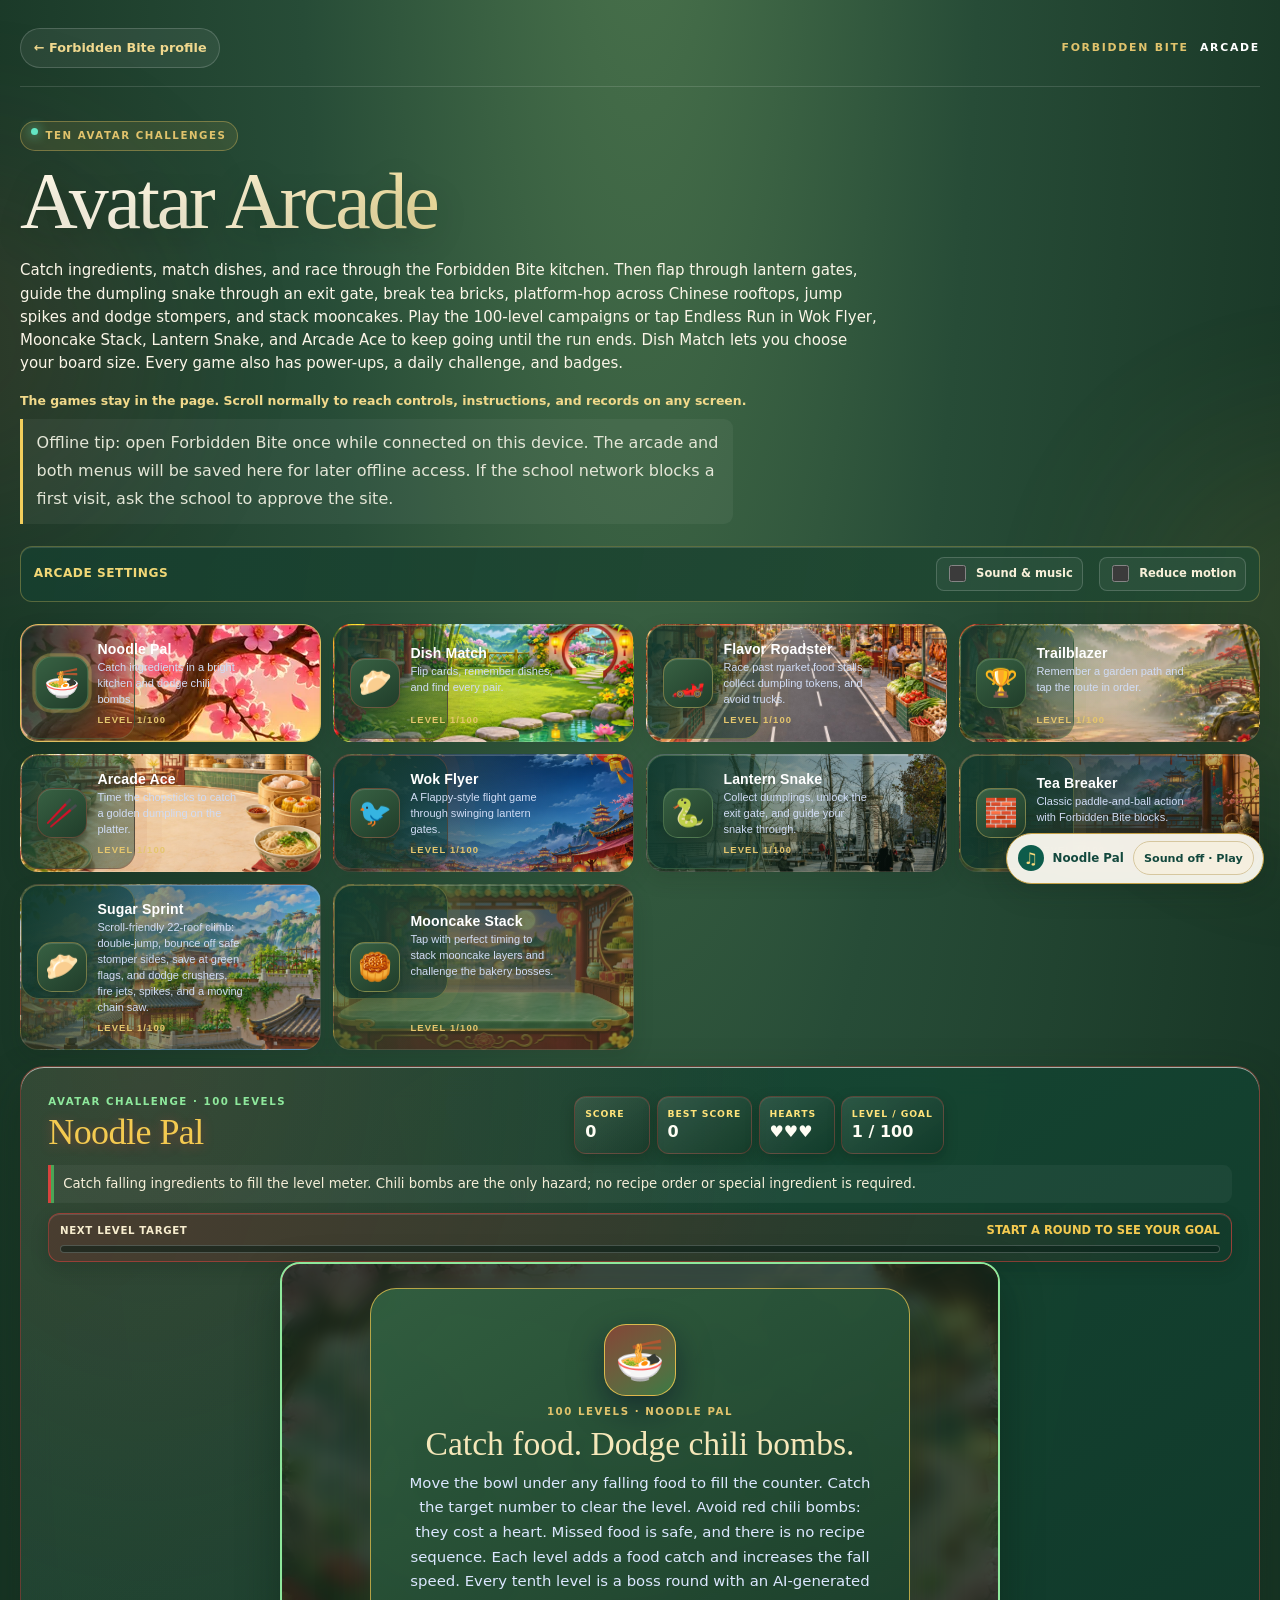
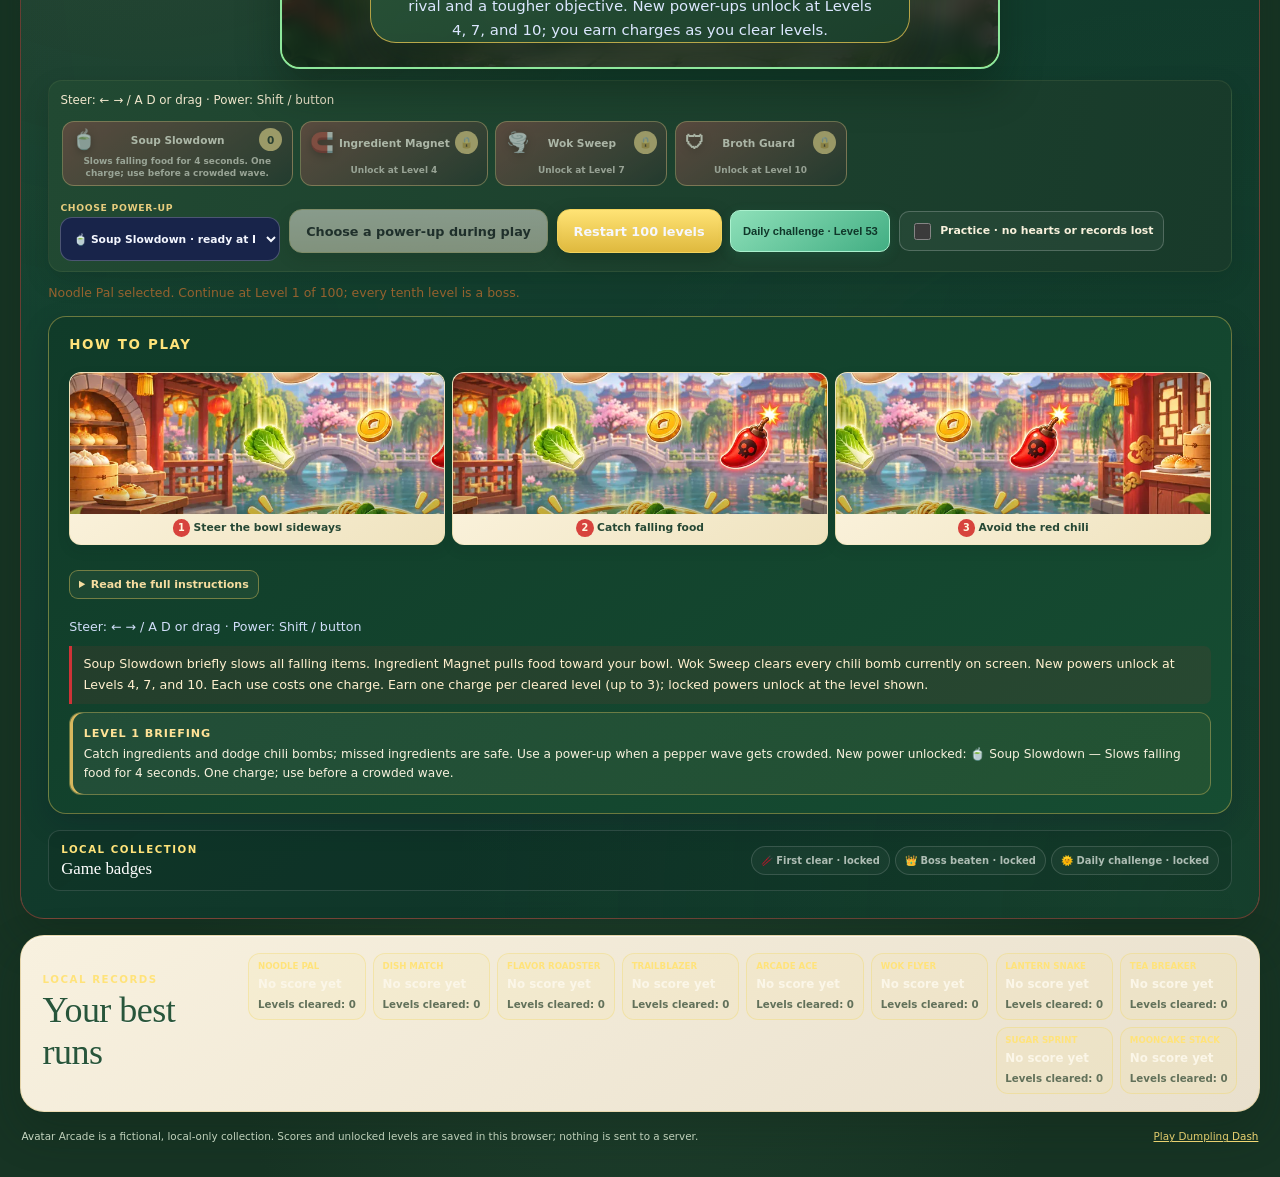
<file: projects/restaurant-arcade.html>
<!doctype html>
<html lang="en">
<head>
  <meta charset="utf-8">
  <meta name="viewport" content="width=device-width, initial-scale=1, viewport-fit=cover">
  <meta name="theme-color" content="#168348">
  <title>Avatar Arcade | Forbidden Bite</title>
  <meta name="description" content="Ten colorful Forbidden Bite skill games with 100 levels, power-ups, and boss fights every ten levels.">
  <link rel="stylesheet" href="/assets/forbidden_bite/avatar-arcade.css?v=55">
  <link rel="stylesheet" href="/assets/forbidden_bite/restaurant-music.css?v=2">
</head>
<body class="avatar-arcade-page">
  <main class="arcade-shell">
    <header class="arcade-nav"><a class="arcade-back" href="/projects/restaurant.html#my-profile">← Forbidden Bite profile</a><span class="arcade-brand">FORBIDDEN BITE <i>ARCADE</i></span></header>
    <section class="arcade-heading" aria-labelledby="arcade-title"><p class="arcade-kicker">Ten avatar challenges</p><h1 id="arcade-title">Avatar Arcade</h1><p>Catch ingredients, match dishes, and race through the Forbidden Bite kitchen. Then flap through lantern gates, guide the dumpling snake through an exit gate, break tea bricks, platform-hop across Chinese rooftops, jump spikes and dodge stompers, and stack mooncakes. Play the 100-level campaigns or tap Endless Run in Wok Flyer, Mooncake Stack, Lantern Snake, and Arcade Ace to keep going until the run ends. Dish Match lets you choose your board size. Every game also has power-ups, a daily challenge, and badges.</p><p class="arcade-scroll-note">The games stay in the page. Scroll normally to reach controls, instructions, and records on any screen.</p><p class="offline-game-note">Offline tip: open Forbidden Bite once while connected on this device. The arcade and both menus will be saved here for later offline access. If the school network blocks a first visit, ask the school to approve the site.</p></section>
    <section class="arcade-preferences" aria-label="Arcade accessibility settings"><strong>Arcade settings</strong><label><input type="checkbox" id="arcade-sound-setting"><span>Sound &amp; music</span></label><label><input type="checkbox" id="arcade-motion-setting"><span>Reduce motion</span></label></section>
    <nav class="mode-grid" id="mode-grid" aria-label="Choose a 100-level game">
      <button class="mode-card is-selected" data-mode="noodle" aria-pressed="true"><span class="mode-icon">🍜</span><span class="mode-copy"><strong>Noodle Pal</strong><small>Catch ingredients in a bright kitchen and dodge chili bombs.</small></span><span class="difficulty">100 LEVELS</span></button>
      <button class="mode-card" data-mode="match" aria-pressed="false"><span class="mode-icon">🥟</span><span class="mode-copy"><strong>Dish Match</strong><small>Flip cards, remember dishes, and find every pair.</small></span><span class="difficulty">100 LEVELS</span></button>
      <button class="mode-card" data-mode="roadster" aria-pressed="false"><span class="mode-icon">🏎️</span><span class="mode-copy"><strong>Flavor Roadster</strong><small>Race past market food stalls, collect dumpling tokens, and avoid trucks.</small></span><span class="difficulty">100 LEVELS</span></button>
      <button class="mode-card" data-mode="trailblazer" aria-pressed="false"><span class="mode-icon">🏆</span><span class="mode-copy"><strong>Trailblazer</strong><small>Remember a garden path and tap the route in order.</small></span><span class="difficulty">100 LEVELS</span></button>
      <button class="mode-card" data-mode="ace" aria-pressed="false"><span class="mode-icon">🥢</span><span class="mode-copy"><strong>Arcade Ace</strong><small>Time the chopsticks to catch a golden dumpling on the platter.</small></span><span class="difficulty">100 LEVELS</span></button>
      <button class="mode-card" data-mode="wok" aria-pressed="false"><span class="mode-icon">🐦</span><span class="mode-copy"><strong>Wok Flyer</strong><small>A Flappy-style flight game through swinging lantern gates.</small></span><span class="difficulty">100 LEVELS</span></button>
      <button class="mode-card" data-mode="lantern" aria-pressed="false"><span class="mode-icon">🐍</span><span class="mode-copy"><strong>Lantern Snake</strong><small>Collect dumplings, unlock the exit gate, and guide your snake through.</small></span><span class="difficulty">100 LEVELS</span></button>
      <button class="mode-card" data-mode="teatoss" aria-pressed="false"><span class="mode-icon">🧱</span><span class="mode-copy"><strong>Tea Breaker</strong><small>Classic paddle-and-ball action with Forbidden Bite blocks.</small></span><span class="difficulty">100 LEVELS</span></button>
      <button class="mode-card" data-mode="sugar" aria-pressed="false"><span class="mode-icon">🥟</span><span class="mode-copy"><strong>Sugar Sprint</strong><small>Scroll-friendly 22-roof climb: double-jump, bounce off safe stomper sides, save at green flags, and dodge crushers, fire jets, spikes, and a moving chain saw.</small></span><span class="difficulty">100 LEVELS</span></button>
      <button class="mode-card" data-mode="mooncake" aria-pressed="false"><span class="mode-icon">🥮</span><span class="mode-copy"><strong>Mooncake Stack</strong><small>Tap with perfect timing to stack mooncake layers and challenge the bakery bosses.</small></span><span class="difficulty">100 LEVELS</span></button>
    </nav>
    <section class="arcade-stage" aria-labelledby="game-title">
      <div class="stage-head"><div><p class="arcade-kicker" id="stage-kicker">AVATAR CHALLENGE · 100 LEVELS</p><h2 id="game-title">Noodle Pal</h2></div><div class="stage-stats"><div><span>SCORE</span><strong id="score">0</strong></div><div><span>BEST SCORE</span><strong id="best">0</strong></div><div><span>HEARTS</span><strong id="lives">♥♥♥</strong></div><div><span id="stage-counter-label">LEVEL / GOAL</span><strong id="clock">—</strong></div></div><div class="stage-actions"><button class="exit-game" id="exit-game" type="button" hidden>Exit game <span aria-hidden="true">×</span></button></div></div>
      <p class="game-rule" id="game-rule">Catch any falling food to fill the counter. Dodge chili bombs; missed food is safe.</p>
      <div class="mission-meter" id="mission-meter" role="progressbar" aria-label="Level objective progress" aria-valuemin="0" aria-valuemax="1" aria-valuenow="0"><div class="mission-heading"><span id="mission-label">NEXT LEVEL OBJECTIVE</span><strong id="mission-value">Ready when you are</strong></div><div class="mission-track"><span id="mission-fill"></span></div></div>

      <div class="arena-wrap"><canvas id="arena" width="960" height="540" tabindex="0" aria-label="Game play field"></canvas><div class="stage-overlay" id="stage-overlay"><div class="overlay-card"><span class="overlay-icon" id="overlay-icon">🍜</span><p class="arcade-kicker" id="overlay-kicker">100 LEVELS · NOODLE PAL</p><h3 id="overlay-title">Catch food. Dodge chili bombs.</h3><p id="overlay-copy" role="status" aria-live="polite" aria-atomic="true">Catch any falling food to fill the counter. Dodge red chili bombs. Missed food is safe; there is no recipe order. Play starts here in the page, so you can return to the rest of the page with normal scrolling.</p><div class="match-board-wrap" id="match-board-wrap" hidden><label for="match-tile-count">Dish Match board size</label><select id="match-tile-count" aria-label="Choose the number of Dish Match tiles"><option value="auto">Auto · follows level</option><option value="8">8 tiles · quick</option><option value="12">12 tiles</option><option value="16">16 tiles</option><option value="20">20 tiles</option><option value="24">24 tiles</option><option value="28">28 tiles</option><option value="32">32 tiles · expert</option></select><small>Choose from 8 to 32 tiles. Your choice is saved on this device.</small></div><div class="practice-picker" id="practice-picker"><label for="practice-level">Choose a level · Practice only</label><select id="practice-level" aria-label="Choose a level to practice"></select><small>Choose any of the 100 levels. Practice runs never save your score, progress, badges, or Bite Points.</small></div><button class="arcade-button practice-game-button" id="practice-game" type="button">Practice selected level · no score saved</button><button class="arcade-button endless-run-button" id="endless-game" type="button" hidden>Endless Run</button><button class="arcade-button" id="start-game">Start Noodle Pal · 100 levels</button></div></div></div>
      <div class="stage-controls"><div class="control-copy" id="control-copy">Move: ← → or A / D · Power-up: Shift</div><div class="roadster-steering" id="roadster-steering" hidden><button type="button" id="steer-left" aria-label="Steer left">←</button><span>STEER</span><button type="button" id="steer-right" aria-label="Steer right">→</button></div><button class="flap-control" id="flap-control" type="button" hidden>FLAP</button><div class="snake-pad" id="snake-pad" hidden aria-label="Snake direction pad"><button type="button" data-snake-dir="0,-1" aria-label="Up">↑</button><button type="button" data-snake-dir="-1,0" aria-label="Left">←</button><button type="button" data-snake-dir="0,1" aria-label="Down">↓</button><button type="button" data-snake-dir="1,0" aria-label="Right">→</button></div><div class="sugar-pad" id="sugar-pad" hidden role="group" aria-label="Sugar Sprint controls"><button type="button" id="sugar-left" aria-label="Run left">←</button><button type="button" id="sugar-jump">JUMP</button><button type="button" id="sugar-right" aria-label="Run right">→</button></div><div class="power-quickbar" id="power-quickbar" role="group" aria-label="Tap a power-up to use it"></div><label class="power-select-wrap" for="power-select"><span>Choose power-up</span><select id="power-select" aria-label="Choose a power-up"><option>Loading power-ups…</option></select></label><button class="power-button" id="power-button" type="button">Use selected power-up</button><button class="restart-button" id="restart-game" type="button">Restart 100 levels</button><button class="daily-button" id="daily-challenge" type="button">Today’s challenge</button><label class="practice-toggle" title="Practice lets you replay a level without losing hearts, progress, or personal-best records"><input id="practice-mode" type="checkbox"><span>Practice · no hearts or records lost</span></label></div>
      <p class="game-status" id="game-status" role="status" aria-live="polite">Choose a challenge and press Start. Personal bests save on this device.</p>
      <section class="how-to-play" aria-labelledby="how-to-title">
        <h3 id="how-to-title">How to play</h3>
        <div class="picture-tutorials" id="picture-tutorials" aria-label="Three picture steps"></div>
        <details class="written-tutorial"><summary>Read the full instructions</summary><ol id="instruction-steps"><li>Move the bowl under any falling food. On a phone, touch where you want the bowl to go and slide your finger to steer; on a computer, use ← → or A / D.</li><li>Every food item counts. Catch the number shown in the level meter to finish the round. There is no ingredient order to memorize.</li><li>Avoid red chili bombs. A caught bomb costs one heart; missed food is harmless. You have 3 hearts, and clearing a level restores one.</li><li>Difficulty keeps rising through 100 levels. Every tenth round is a boss fight; defeat all ten bosses to win.</li></ol></details>
        <p id="instruction-controls">Move with ← → or A / D, or touch and drag the bowl. Use Soup Slowdown with the power-up button or Shift.</p>
        <p class="power-guide" id="power-guide">Soup Slowdown slows falling items, Ingredient Magnet pulls food toward your bowl, and Wok Sweep clears chili bombs. New powers unlock as you progress.</p>
        <aside class="level-briefing" aria-live="polite"><strong id="level-briefing-title">LEVEL 1 BRIEFING</strong><p id="level-briefing-copy">Start with the basic challenge. New hazards and powers are explained here before they appear.</p></aside>
      </section>
      <section class="game-badges" aria-labelledby="game-badges-title"><div><p class="arcade-kicker">LOCAL COLLECTION</p><h3 id="game-badges-title">Game badges</h3></div><div id="badge-list" class="badge-list" aria-live="polite"></div></section>
    </section>
    <section class="scoreboard" aria-labelledby="scoreboard-title"><div><p class="arcade-kicker">LOCAL RECORDS</p><h2 id="scoreboard-title">Your best runs</h2></div><div class="record-grid" id="record-grid"></div></section>
    <footer class="arcade-footer">Avatar Arcade is a fictional, local-only collection. Scores and unlocked levels are saved in this browser; nothing is sent to a server. <a href="/projects/restaurant-dumpling-game.html">Play Dumpling Dash</a></footer>
  </main>
  <div class="power-activation-overlay" id="power-activation-overlay" aria-hidden="true" aria-live="polite" hidden><div class="power-activation-card"><span id="power-flash-icon" class="power-flash-icon" aria-hidden="true">✨</span><p class="power-flash-kicker">POWER ACTIVATED</p><h2 id="power-flash-title">Power-up</h2><p id="power-flash-copy">A special boost is ready.</p></div></div>
  <script src="/assets/forbidden_bite/game-collection.js?v=2" defer></script><script src="/assets/forbidden_bite/avatar-arcade.js?v=65" defer></script>
  <script src="/assets/forbidden_bite/restaurant-music.js?v=5" defer></script><script>if('serviceWorker' in navigator){window.addEventListener('load',()=>navigator.serviceWorker.register('/service-worker.js?v=72').catch(()=>{}));}</script>
</body>
</html>
</file>
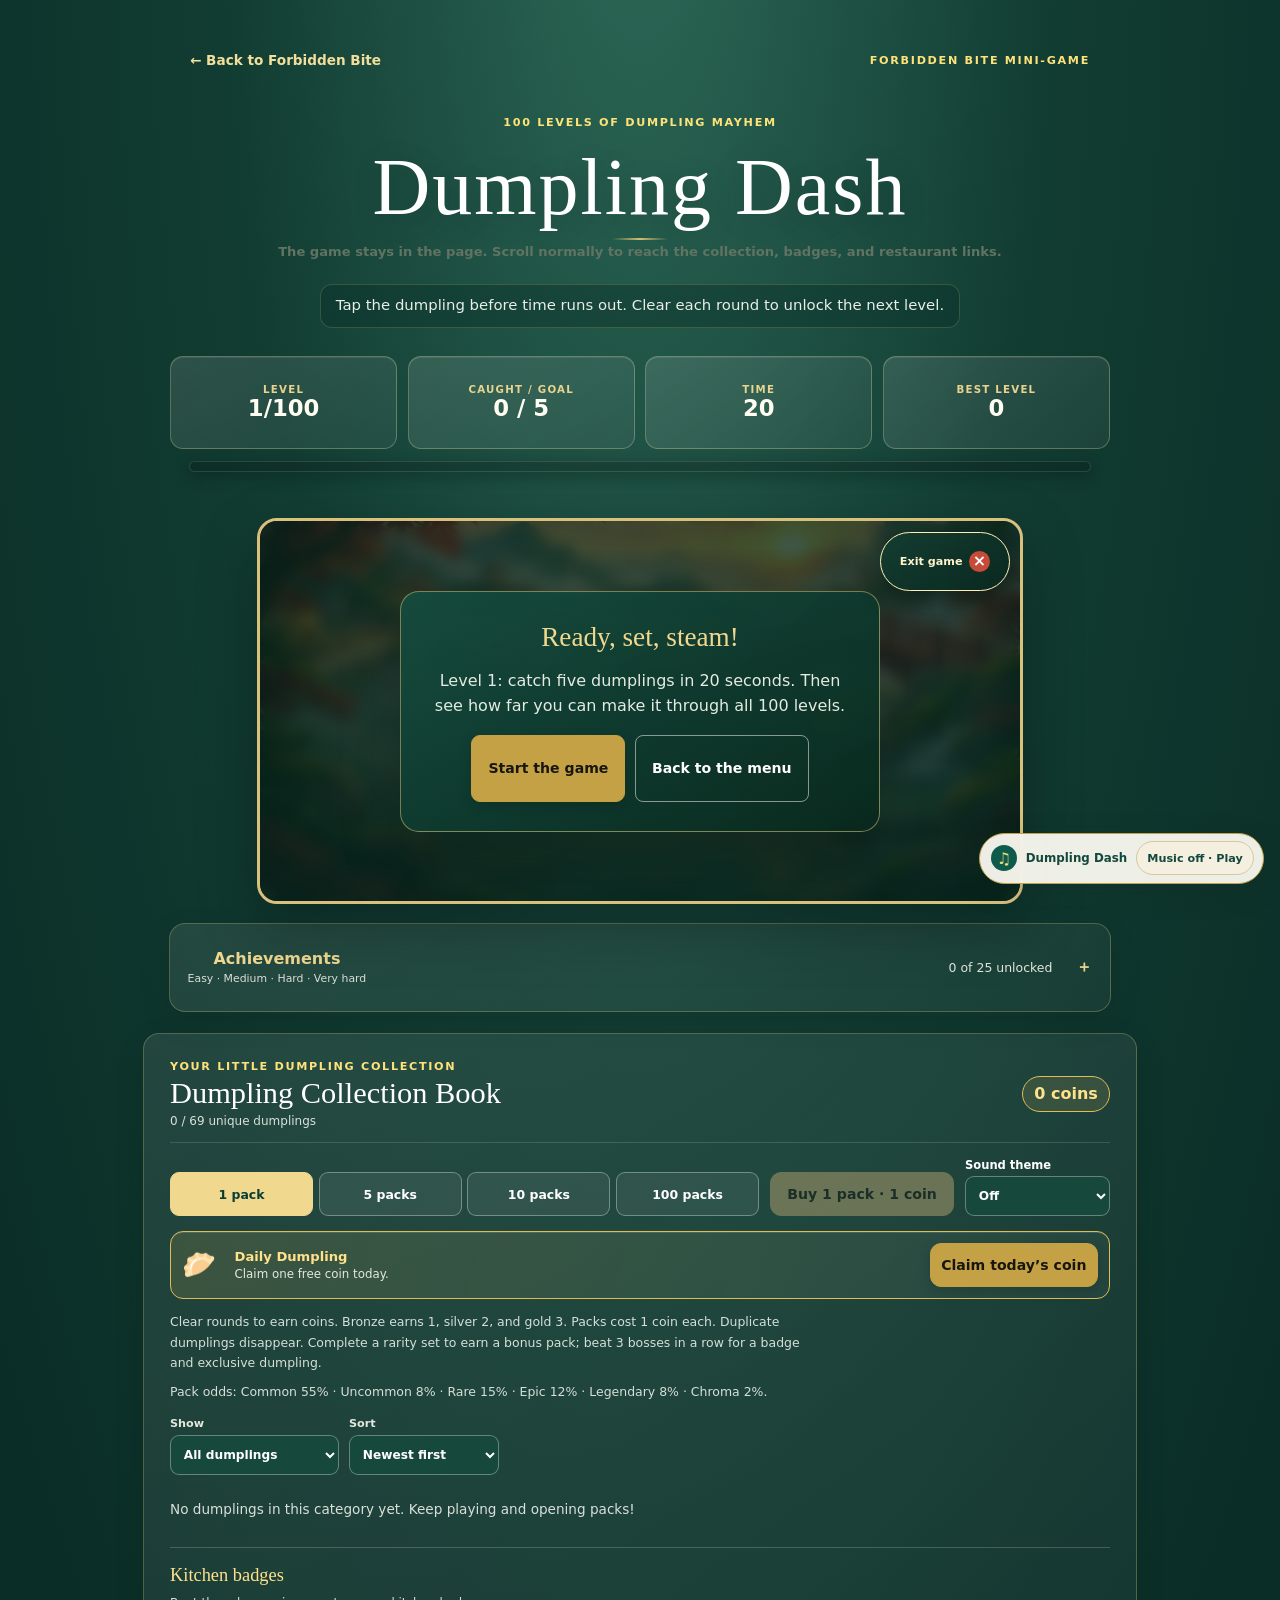
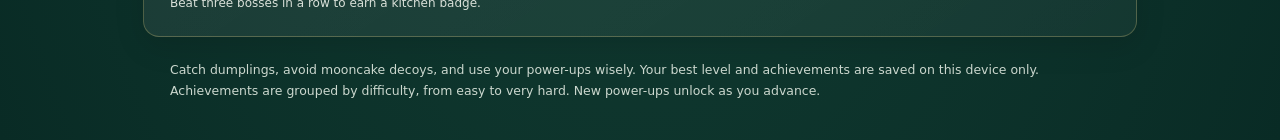
<file: projects/restaurant-dumpling-game.html>
<!doctype html>
<html lang="en">
<head>
  <meta charset="utf-8">
  <meta name="viewport" content="width=device-width, initial-scale=1">
  <meta name="theme-color" content="#093d33">
  <title>Dumpling Dash | Forbidden Bite</title>
  <meta name="description" content="Play 100 increasingly tricky levels of Dumpling Dash in the Forbidden Bite arcade.">
  <link rel="stylesheet" href="/assets/forbidden_bite/fun.css?v=fun-19">
  <link rel="stylesheet" href="/assets/forbidden_bite/professional.css?v=26">
  <link rel="stylesheet" href="/assets/forbidden_bite/restaurant-music.css?v=1">
  <style>.game-scroll-note{margin:-.35rem 0 .75rem;color:#617362;font-size:.82rem;font-weight:700;line-height:1.45}</style>
</head>
<body class="game-page">
  <main class="game-shell">
    <header class="game-top"><a class="game-back" href="/projects/restaurant.html#little-delights">← Back to Forbidden Bite</a><span class="game-label">Forbidden Bite mini-game</span></header>
    <p class="game-label">100 levels of dumpling mayhem</p>
    <h1 class="game-title">Dumpling Dash</h1><p class="game-scroll-note">The game stays in the page. Scroll normally to reach the collection, badges, and restaurant links.</p>
    <p class="favorite-display" id="favorite-display" hidden></p>
    <p class="game-instructions" id="level-instructions">Tap the dumpling before time runs out. Clear each round to unlock the next level.</p>
    <div class="game-scorebar" aria-label="Game progress">
      <div class="game-stat"><span>Level</span><strong id="game-level">1/100</strong></div>
      <div class="game-stat"><span>Caught / Goal</span><strong id="game-score">0 / 5</strong></div>
      <div class="game-stat"><span>Time</span><strong id="game-time">20</strong></div>
      <div class="game-stat"><span>Best level</span><strong id="game-best">0</strong></div>
    </div>
    <div class="game-progress" id="game-progress" role="progressbar" aria-label="Round catch goal" aria-valuemin="0" aria-valuemax="5" aria-valuenow="0"><span id="game-progress-fill"></span></div>
    <div class="powerup-bar" id="powerup-bar" aria-label="Power-ups" hidden></div>
    <p class="powerup-status" id="powerup-status" role="status" aria-live="polite"></p>
    <section class="game-arena" id="game-arena" aria-label="Dumpling Dash play area">
      <a class="game-exit" href="/projects/restaurant.html#little-delights" aria-label="Exit Dumpling Dash and return to the restaurant">Exit game <span aria-hidden="true">×</span></a>
      <div class="target-layer" id="target-layer"></div>
      <div class="game-overlay" id="game-overlay">
        <div class="game-overlay-card"><h2 id="overlay-title">Ready, set, steam!</h2><p id="overlay-copy" role="status" aria-live="polite" aria-atomic="true">Level 1: catch five dumplings in 20 seconds. Then see how far you can make it through all 100 levels.</p><div class="game-controls" id="game-controls"><button class="game-primary" id="game-start" type="button">Start the game</button><a class="game-secondary" href="/projects/restaurant.html#little-delights">Back to the menu</a></div></div>
      </div>
    </section>
    <details class="achievement-panel">
      <summary><span>Achievements <small class="achievement-legend">Easy · Medium · Hard · Very hard</small></span><span class="achievement-count" id="achievement-count">0 of 25 unlocked</span></summary>
      <div class="achievement-grid" id="achievement-grid" aria-live="polite"></div>
    </details>
    <section class="collection-panel" aria-labelledby="collection-title">
      <div class="collection-heading"><div><p class="game-label">Your little dumpling collection</p><h2 id="collection-title">Dumpling Collection Book</h2><span class="collection-total" id="collection-total">0 unique dumplings</span></div><strong class="coin-counter" id="coin-count">0 coins</strong></div>
      <div class="collection-tools"><div class="pack-quantities" id="pack-quantities" role="group" aria-label="Choose pack quantity"><button class="pack-quantity is-selected" type="button" data-pack-count="1" aria-pressed="true">1 pack</button><button class="pack-quantity" type="button" data-pack-count="5" aria-pressed="false">5 packs</button><button class="pack-quantity" type="button" data-pack-count="10" aria-pressed="false">10 packs</button><button class="pack-quantity" type="button" data-pack-count="100" aria-pressed="false">100 packs</button></div><button class="game-primary" id="open-pack" type="button">Buy 1 pack · 1 coin</button><label class="sound-theme-control" for="sound-theme">Sound theme<select id="sound-theme"><option value="off">Off</option><option value="kitchen">Cozy kitchen</option><option value="arcade">Arcade</option><option value="bamboo">Bamboo bells</option></select></label></div>
      <div class="daily-reward"><span class="daily-icon" aria-hidden="true">🥟</span><div><strong>Daily Dumpling</strong><span id="daily-status">Claim one free coin today.</span></div><button class="game-primary" id="claim-daily" type="button">Claim today’s coin</button></div>
      <p class="collection-note" id="collection-status" role="status" aria-live="polite">Clear rounds to earn coins. Bronze earns 1, silver 2, and gold 3. Packs cost 1 coin each. Duplicate dumplings disappear. Complete a rarity set to earn a bonus pack; beat 3 bosses in a row for a badge and exclusive dumpling.</p>
      <p class="collection-note">Pack odds: Common 55% · Uncommon 8% · Rare 15% · Epic 12% · Legendary 8% · Chroma 2%.</p>
      <div class="pack-reveal" id="pack-reveal" hidden aria-live="polite"></div>
      <div class="collection-filters"><label>Show<select id="collection-filter"><option value="all">All dumplings</option><option value="missing">Missing dumplings</option><option value="Common">Common</option><option value="Uncommon">Uncommon</option><option value="Rare">Rare</option><option value="Epic">Epic</option><option value="Legendary">Legendary</option><option value="Chroma">Chroma</option><option value="Boss Exclusive">Boss exclusives</option></select></label><label>Sort<select id="collection-sort"><option value="newest">Newest first</option><option value="name">Name A–Z</option></select></label></div>
      <div class="collection-grid" id="collection-grid" aria-live="polite"></div>
      <div class="badge-shelf"><h3>Kitchen badges</h3><div class="badge-grid" id="badge-grid"></div></div>
    </section>
    <p class="game-footer">Catch dumplings, avoid mooncake decoys, and use your power-ups wisely. Your best level and achievements are saved on this device only. Achievements are grouped by difficulty, from easy to very hard. New power-ups unlock as you advance.</p>
  </main>
  <script src="/assets/forbidden_bite/game-collection.js?v=1"></script>
  <script>
    (()=>{
      const levels=Array.from({length:100},(_,index)=>{
        const n=index+1;
        const boss=n%10===0;
        const bossNumber=n/10;
        const dumplings=boss?1:Math.min(8,1+Math.floor((n-1)/12));
        const decoys=n<7?0:Math.min(5,Math.floor((n-5)/16)+1)+(boss?Math.min(2,bossNumber%3):0);
        const golden=n<5?0:Math.min(3,1+Math.floor((n-5)/35));
        const hop=Math.max(420,1850-Math.floor(n*13));
        const powers=n<4?[]:n<6?['tea']:n<8?['tea','chili']:['tea','chili','chopsticks'];
        if(n>=12)powers.push('shield');
        if(n>=18)powers.push('wok');
        if(n>=25)powers.push('cookie');
        const bossHits=boss?3+Math.ceil(bossNumber*1.2):0;
        const goal=boss?bossHits:5+Math.floor((n-1)*0.28)+Math.floor((n-1)/20);
        const bossNames=['Speedy Steamer','Mooncake Mimic','Golden Glider','Chili Champion','Mega Momo','Crystal Crimper','Dragon Bao','Turbo Tangbao','Chaos Chef','The Forbidden Bite'];
        const bossChallenges=['Keep up with its rapid hops!','Extra mooncakes are in the arena.','The boss shuffles after every hit.','A shorter clock means quick taps.','The kitchen is packed with distractions.','Watch the fast hops and protect your streak.','The boss is quicker and tougher this time.','Use your power-ups before time gets tight.','Decoys and a speedy boss—stay sharp!','Final feast: the toughest boss of all.'];
        const timeLimit=boss?Math.max(12,20-bossNumber):20;
        const hint=n===1?'One dumpling, no tricks. Catch five before the timer ends.':boss?`BOSS ${bossNumber}: ${bossNames[bossNumber-1]} needs ${bossHits} hits. ${bossChallenges[bossNumber-1]}`:`Round ${n}: ${dumplings} dumplings, ${decoys} mooncake decoy${decoys===1?'':'s'}, and a goal of ${goal}. Keep moving and use your power-ups wisely.`;
        return {goal,dumplings,decoys,golden,hop:boss?Math.max(400,650-bossNumber*22):hop,powers,hint,boss,bossNumber,bossHits,timeLimit,bossName:boss?bossNames[bossNumber-1]:''};
      });
      const arena=document.getElementById('game-arena');
      const targetLayer=document.getElementById('target-layer');
      const overlay=document.getElementById('game-overlay');
      const controls=document.getElementById('game-controls');
      const scoreText=document.getElementById('game-score');
      const timeText=document.getElementById('game-time');
      const levelText=document.getElementById('game-level');
      const bestText=document.getElementById('game-best');
      const progress=document.getElementById('game-progress-fill');
      const progressBar=document.getElementById('game-progress');
      const instructions=document.getElementById('level-instructions');
      const powerBar=document.getElementById('powerup-bar');
      const powerStatus=document.getElementById('powerup-status');
      const coinText=document.getElementById('coin-count');
      const collectionStatus=document.getElementById('collection-status');
      const collectionGrid=document.getElementById('collection-grid');
      const soundThemeSelect=document.getElementById('sound-theme');
      const collectionFilter=document.getElementById('collection-filter');
      const collectionSort=document.getElementById('collection-sort');
      const favoriteDisplay=document.getElementById('favorite-display');
      const dailyStatus=document.getElementById('daily-status');
      const dailyButton=document.getElementById('claim-daily');
      const badgeGrid=document.getElementById('badge-grid');
      const packReveal=document.getElementById('pack-reveal');
      const bestKey='forbidden-bite-dumpling-dash-best-level';
      const achievementKey='forbidden-bite-dumpling-dash-achievements-v1';
      const coinKey='forbidden-bite-dumpling-dash-coins-v1';
      const collectionKey='forbidden-bite-dumpling-dash-collection-v1';
      const soundKey='forbidden-bite-dumpling-dash-sound-v1';
      const favoriteKey='forbidden-bite-dumpling-dash-favorite-v1';
      const dailyKey='forbidden-bite-dumpling-dash-daily-v1';
      const rarityBonusKey='forbidden-bite-dumpling-dash-rarity-bonuses-v1';
      const badgeKey='forbidden-bite-dumpling-dash-badges-v1';
      const achievements=[
        {id:'first-bite',icon:'🥟',name:'First Bite',detail:'Catch your first dumpling.',tier:'easy'},
        {id:'combo-five',icon:'🔥',name:'Combo of Five',detail:'Catch five targets in a row without a decoy.',tier:'easy'},
        {id:'golden-grab',icon:'✨',name:'Golden Grab',detail:'Catch a golden dumpling.',tier:'easy'},
        {id:'power-play',icon:'🍵',name:'Power Play',detail:'Use your first power-up.',tier:'easy'},
        {id:'full-arsenal',icon:'🪄',name:'Full Arsenal',detail:'Use all six power-ups in one run.',tier:'hard'},
        {id:'decoy-dodger',icon:'🛡️',name:'Decoy Dodger',detail:'Clear a decoy level without taking a decoy penalty.',tier:'medium'},
        {id:'speedy-server',icon:'⚡',name:'Speedy Server',detail:'Clear a level with at least 8 seconds left.',tier:'medium'},
        {id:'halfway-hero',icon:'🏮',name:'Halfway Hero',detail:'Reach level 5.',tier:'easy'},
        {id:'century-club',icon:'💯',name:'Century Club',detail:'Score 100 points in one run.',tier:'medium'},
        {id:'feast-champion',icon:'🏆',name:'Ten-Level Feast',detail:'Clear the original ten-level feast.',tier:'medium'},
        {id:'level-15',icon:'🥢',name:'Kitchen Regular',detail:'Reach level 15.',tier:'medium'},
        {id:'level-25',icon:'🌟',name:'Quarter-Century Dash',detail:'Reach level 25.',tier:'hard'},
        {id:'level-40',icon:'🐉',name:'Dragon’s Pace',detail:'Reach level 40.',tier:'hard'},
        {id:'level-50',icon:'🏮',name:'Golden Halfway',detail:'Reach level 50.',tier:'hard'},
        {id:'level-60',icon:'🌕',name:'Moonlit Marathon',detail:'Reach level 60.',tier:'hard'},
        {id:'level-75',icon:'🎖️',name:'Three-Quarter Feast',detail:'Reach level 75.',tier:'very-hard'},
        {id:'level-85',icon:'🔥',name:'Kitchen Legend',detail:'Reach level 85.',tier:'very-hard'},
        {id:'level-100',icon:'👑',name:'Hundred-Level Legend',detail:'Clear level 100.',tier:'very-hard'},
        {id:'score-250',icon:'📈',name:'Big Appetite',detail:'Score 250 points in one run.',tier:'medium'},
        {id:'score-500',icon:'💎',name:'Golden Feast',detail:'Score 500 points in one run.',tier:'hard'},
        {id:'score-1000',icon:'💰',name:'Thousand-Point Banquet',detail:'Score 1,000 points in one run.',tier:'very-hard'},
        {id:'combo-15',icon:'🧨',name:'Unbroken Rhythm',detail:'Catch 15 dumplings in a row.',tier:'hard'},
        {id:'combo-25',icon:'⚡',name:'Perfect Flow',detail:'Catch 25 dumplings in a row.',tier:'very-hard'},
        {id:'clean-streak-10',icon:'🧼',name:'Decoy-Free Ten',detail:'Clear 10 decoy levels in a row without taking a decoy penalty.',tier:'hard'},
        {id:'lightning-clear',icon:'⏱️',name:'Lightning Service',detail:'Clear a level 10 or higher with 15+ seconds left.',tier:'hard'}
      ];
      let levelNumber=1,levelScore=0,totalScore=0,timeLeft=20,running=false,timer=null,hopTimer=null;
      let freezeUntil=0,doubleUntil=0,tripleUntil=0,bambooShield=false,powerUses={},catchStreak=0,decoysHitThisLevel=0,cleanDecoyStreak=0,runPowersUsed=new Set(),bossHitsLeft=0;
      const safeRead=(key,fallback)=>{try{const value=JSON.parse(localStorage.getItem(key));return value??fallback}catch{return fallback}};
      const readDailyClaim=()=>{try{const value=localStorage.getItem(dailyKey);if(!value)return '';try{return JSON.parse(value)}catch{return value}}catch{return ''}};
      let coins=Math.max(0,Number(safeRead(coinKey,0))||0);
      let collection=Array.isArray(safeRead(collectionKey,[]))?safeRead(collectionKey,[]):[];
      const uniqueCollection=[];const seenCollection=new Set();for(const item of collection){const key=item&&typeof item.name==='string'?item.name:'';if(key&&!seenCollection.has(key)){seenCollection.add(key);uniqueCollection.push(item)}}collection=uniqueCollection;try{localStorage.setItem(collectionKey,JSON.stringify(collection))}catch{}
      const savedTheme=safeRead(soundKey,'off');
      let soundTheme=typeof savedTheme==='string'?savedTheme:(savedTheme?'arcade':'off');
      let selectedPackCount=1,favoriteName=String(safeRead(favoriteKey,'')),bossStreak=0,lastBossLevel=0;
      const claimedRarityBonuses=new Set(Array.isArray(safeRead(rarityBonusKey,[]))?safeRead(rarityBonusKey,[]):[]);
      const badges=Array.isArray(safeRead(badgeKey,[]))?safeRead(badgeKey,[]):[];
      const todayKey=()=>{const d=new Date();return `${d.getFullYear()}-${String(d.getMonth()+1).padStart(2,'0')}-${String(d.getDate()).padStart(2,'0')}`};
      const packPools={
        Common:[['Classic Pork Bao','🥟'],['Chive Pocket','🥬'],['Tiny Soup Dumpling','🍲'],['Sesame Tofu Parcel','🟤'],['Scallion Chicken Bao','🍗'],['Cabbage Garden Dumpling','🥬']],
        Uncommon:[['Jade Shrimp Dumpling','🦐'],['Crispy Golden Bao','✨'],['Lucky Mushroom Momo','🍄'],['Sizzling Pork Gyoza','🥟'],['Sweet Corn Dumpling','🌽'],['Bamboo Grove Bao','🎋']],
        Rare:[['Firecracker Gyoza','🌶️'],['Moonlit Crystal Bao','🌙'],['Dragon Scallion Dumpling','🐉'],['Snow Pea Jade Parcel','🫛'],['Black Sesame Treasure','⚫'],['Ruby Shrimp Crescent','♦️']],
        Epic:[['Emperor’s Jade Parcel','💚'],['Starlight Soup Bao','🌟'],['Phoenix Fold Dumpling','🔥'],['Cloud Nine Momo','☁️'],['Midnight Truffle Bao','🍄'],['Sapphire Soup Pouch','💠']],
        Legendary:[['Imperial Gold Dumpling','👑'],['Celestial Soup Treasure','💫'],['Dragon Crown Bao','🐲'],['Jade Emperor’s Feast','🏵️'],['Golden Moon Rabbit Bao','🌕'],['Phoenix Crown Gyoza','🪷']],
        Chroma:[['Rainbow Chroma Dumpling','🌈'],['Prismatic Phoenix Bao','🦚'],['Aurora Crystal Momo','🔮'],['Spectrum Star Bao','🌠'],['Iridescent Dragon Parcel','🐉'],['Cosmic Colorburst Gyoza','💖']]
      };
      const bossCollectionPool=Array.from({length:10},(_,i)=>{const boss=['Speedy Steamer','Mooncake Mimic','Golden Glider','Chili Champion','Mega Momo','Crystal Crimper','Dragon Bao','Turbo Tangbao','Chaos Chef','The Forbidden Bite'][i];return [{name:`${boss} Pork Bao`,icon:'🥟',rarity:'Boss Exclusive',bossNumber:i+1},{name:`${boss} Crystal Dumpling`,icon:'💎',rarity:'Boss Exclusive',bossNumber:i+1},{name:`${boss} Chili Gyoza`,icon:'🌶️',rarity:'Boss Exclusive',bossNumber:i+1}]});
      const streakRewards=[{streak:3,badge:{id:'boss-streak-3',name:'Three-Boss Hot Streak',icon:'🔥'},item:{name:'Three-Boss Blaze Bao',icon:'🔥',rarity:'Boss Exclusive'}},{streak:6,badge:{id:'boss-streak-6',name:'Six-Boss Supper Club',icon:'🏅'},item:{name:'Six-Boss Feast Dumpling',icon:'🏆',rarity:'Boss Exclusive'}},{streak:9,badge:{id:'boss-streak-9',name:'Nine-Boss Legend',icon:'👑'},item:{name:'Nine-Boss Crown Gyoza',icon:'👑',rarity:'Boss Exclusive'}}];
      const collectionCatalog=[...Object.entries(packPools).flatMap(([rarity,items])=>items.map(([name,icon])=>({name,icon,rarity}))),...bossCollectionPool.flat(),...streakRewards.map(reward=>reward.item)];
      let audioContext=null;
      const updatePackButton=()=>{const button=document.getElementById('open-pack');button.textContent=`Buy ${selectedPackCount} pack${selectedPackCount===1?'':'s'} · ${selectedPackCount} coin${selectedPackCount===1?'':'s'}`;button.disabled=coins<selectedPackCount};
      const setCoins=value=>{coins=Math.max(0,value);try{localStorage.setItem(coinKey,JSON.stringify(coins))}catch{}coinText.textContent=`${coins} coin${coins===1?'':'s'}`;updatePackButton()};
      const updateFavoriteDisplay=()=>{const item=collection.find(entry=>entry.name===favoriteName);favoriteDisplay.hidden=!item;favoriteDisplay.textContent=item?`★ Favorite dumpling: ${item.icon} ${item.name}`:''};
      const renderBadges=()=>{badgeGrid.replaceChildren();if(!badges.length){const empty=document.createElement('span');empty.className='badge-empty';empty.textContent='Beat three bosses in a row to earn a kitchen badge.';badgeGrid.append(empty);return}for(const badge of badges){const card=document.createElement('span');card.className='kitchen-badge';card.textContent=`${badge.icon} ${badge.name}`;badgeGrid.append(card)}};
      const addBadge=badge=>{if(badges.some(item=>item.id===badge.id))return;badges.push(badge);try{localStorage.setItem(badgeKey,JSON.stringify(badges))}catch{}renderBadges();collectionStatus.textContent=`Badge unlocked: ${badge.icon} ${badge.name}!`};
      const renderCollection=()=>{
        collectionGrid.replaceChildren();const possibleCount=new Set([...collectionCatalog.map(item=>item.name),...collection.map(item=>item.name)]).size;document.getElementById('collection-total').textContent=`${collection.length} / ${possibleCount} unique dumplings`;
        const owned=new Set(collection.map(item=>item.name));const filter=collectionFilter.value;let shown=filter==='missing'?collectionCatalog.filter(item=>!owned.has(item.name)):filter==='all'?collection:[...collection].filter(item=>item.rarity===filter);
        shown=[...shown].sort((a,b)=>collectionSort.value==='name'?a.name.localeCompare(b.name):(b.obtainedAt||0)-(a.obtainedAt||0));
        if(!shown.length){const empty=document.createElement('p');empty.className='collection-empty';empty.textContent=filter==='missing'?'Amazing! You found every dumpling in the book.':'No dumplings in this category yet. Keep playing and opening packs!';collectionGrid.append(empty);updateFavoriteDisplay();return}
        for(const item of shown){const isMissing=!owned.has(item.name);const card=document.createElement('article');card.className=`collection-card rarity-${item.rarity.toLowerCase().replaceAll(' ','-')}${isMissing?' is-missing':''}`;const icon=document.createElement('span');icon.className='collection-icon';icon.textContent=isMissing?'❔':item.icon;const name=document.createElement('strong');name.textContent=isMissing?'Undiscovered dumpling':item.name;const rarity=document.createElement('small');rarity.textContent=item.rarity;card.append(icon,name,rarity);if(!isMissing){const favorite=document.createElement('button');favorite.type='button';favorite.className='favorite-button';favorite.setAttribute('aria-pressed',String(favoriteName===item.name));favorite.textContent=favoriteName===item.name?'★ Favorite':'☆ Make favorite';favorite.addEventListener('click',()=>{favoriteName=favoriteName===item.name?'':item.name;try{localStorage.setItem(favoriteKey,favoriteName)}catch{}renderCollection()});card.append(favorite)}collectionGrid.append(card)}updateFavoriteDisplay();
      };
      const addToCollection=(item,options={})=>{if(collection.some(found=>found.name===item.name)){if(options.notify!==false)collectionStatus.textContent=`Duplicate removed: ${item.name} is already in your collection.`;return false}collection.push({...item,obtainedAt:Date.now()});const bonusPacks=options.bonuses===false?[]:checkRarityBonuses();if(options.persist!==false)try{localStorage.setItem(collectionKey,JSON.stringify(collection))}catch{}if(options.render!==false)renderCollection();if(bonusPacks.length&&options.notify!==false){renderPackReveal(bonusPacks);playDrumroll(bonusPacks[0].rarity);collectionStatus.textContent=`Rarity set complete! A bonus pack opened: ${bonusPacks.map(item=>item.name).join(', ')}.`}return true};
      const pullPack=()=>{const roll=Math.random()*100;let rarity;if(roll<2)rarity='Chroma';else if(roll<10)rarity='Legendary';else if(roll<22)rarity='Epic';else if(roll<37)rarity='Rare';else if(roll<45)rarity='Uncommon';else rarity='Common';const [name,icon]=packPools[rarity][Math.floor(Math.random()*packPools[rarity].length)];const added=addToCollection({name,icon,rarity},{persist:false,render:false,notify:false,bonuses:false});return {name,icon,rarity,duplicate:!added,bonus:true}};
      const checkRarityBonuses=()=>{const bonusPacks=[];let foundNewSet=true;while(foundNewSet){foundNewSet=false;for(const [rarity,items] of Object.entries(packPools)){if(claimedRarityBonuses.has(rarity)||!items.every(([name])=>collection.some(item=>item.name===name)))continue;claimedRarityBonuses.add(rarity);foundNewSet=true;bonusPacks.push(pullPack())}}if(bonusPacks.length){try{localStorage.setItem(rarityBonusKey,JSON.stringify([...claimedRarityBonuses]));localStorage.setItem(collectionKey,JSON.stringify(collection))}catch{}}return bonusPacks};
      const updateDailyReward=()=>{const claimed=readDailyClaim()===todayKey();dailyButton.disabled=claimed;dailyButton.textContent=claimed?'Claimed today':'Claim today’s coin';dailyStatus.textContent=claimed?'Your daily dumpling coin is claimed. Come back tomorrow!':'Claim one free coin today.'};
      const playSound=kind=>{if(soundTheme==='off')return;try{const Audio=window.AudioContext||window.webkitAudioContext;if(!Audio)return;audioContext??=new Audio();if(audioContext.state==='suspended')audioContext.resume();const oscillator=audioContext.createOscillator(),gain=audioContext.createGain();const tones={catch:[660,.07],boss:[220,.16],decoy:[150,.11],reward:[880,.2],pack:[320,.3],drum:[110,.05]};const [base,duration]=tones[kind]||tones.catch;const theme=soundTheme==='arcade'?{wave:'square',pitch:1.35,volume:.045}:soundTheme==='bamboo'?{wave:'triangle',pitch:1.75,volume:.055}:{wave:kind==='decoy'?'sawtooth':'sine',pitch:1,volume:.07};oscillator.type=theme.wave;const frequency=base*theme.pitch;oscillator.frequency.setValueAtTime(frequency,audioContext.currentTime);if(kind==='reward'||kind==='pack')oscillator.frequency.exponentialRampToValueAtTime(frequency*1.6,audioContext.currentTime+duration);gain.gain.setValueAtTime(.0001,audioContext.currentTime);gain.gain.exponentialRampToValueAtTime(theme.volume,audioContext.currentTime+.01);gain.gain.exponentialRampToValueAtTime(.0001,audioContext.currentTime+duration);oscillator.connect(gain);gain.connect(audioContext.destination);oscillator.start();oscillator.stop(audioContext.currentTime+duration)}catch{}};
      const playDrumroll=rarity=>{for(let i=0;i<6;i++)setTimeout(()=>playSound('drum'),i*48);setTimeout(()=>playSound(['Rare','Epic','Legendary','Chroma'].includes(rarity)?'reward':'pack'),340)};
      const renderPackReveal=results=>{packReveal.replaceChildren();packReveal.hidden=false;const heading=document.createElement('h3');heading.textContent='Pack reveal';packReveal.append(heading);const grid=document.createElement('div');grid.className='pack-reveal-grid';for(const [index,result] of results.entries()){const card=document.createElement('article');card.className=`pack-reveal-item rarity-${result.rarity.toLowerCase().replaceAll(' ','-')}${result.duplicate?' reveal-duplicate':''}`;card.style.animationDelay=`${Math.min(index*35,900)}ms`;const icon=document.createElement('span');icon.textContent=result.icon;const name=document.createElement('strong');name.textContent=result.name;const rarity=document.createElement('small');rarity.textContent=result.duplicate?'Duplicate · removed':result.rarity;card.append(icon,name,rarity);grid.append(card)}packReveal.append(grid)};
      const updateSoundTheme=()=>{soundThemeSelect.value=soundTheme};
      const readBest=()=>{try{return Number(localStorage.getItem(bestKey))||0}catch{return 0}};
      const writeBest=value=>{try{localStorage.setItem(bestKey,String(value))}catch{}};
      const readAchievements=()=>{try{const value=JSON.parse(localStorage.getItem(achievementKey)||'[]');return new Set(Array.isArray(value)?value.filter(id=>achievements.some(item=>item.id===id)):[])}catch{return new Set()}};
      const unlocked=readAchievements();
      let bestLevel=readBest();bestText.textContent=String(bestLevel);
      const renderAchievements=()=>{
        const grid=document.getElementById('achievement-grid');
        document.getElementById('achievement-count').textContent=`${unlocked.size} of ${achievements.length} unlocked`;
        grid.replaceChildren();
        for(const achievement of achievements){
          const card=document.createElement('article');card.className=`achievement-card${unlocked.has(achievement.id)?' is-unlocked':''}`;
          const icon=document.createElement('span');icon.className='achievement-icon';icon.textContent=achievement.icon;icon.setAttribute('aria-hidden','true');
          const text=document.createElement('div');text.className='achievement-copy';
          const name=document.createElement('strong');name.textContent=achievement.name;
          const detail=document.createElement('span');detail.textContent=achievement.detail;
          const state=document.createElement('span');state.className=`achievement-state tier-${achievement.tier}`;state.textContent=unlocked.has(achievement.id)?'Unlocked':achievement.tier;
          text.append(name,detail);card.append(icon,text,state);card.classList.add(`achievement-${achievement.tier}`);grid.append(card);
        }
      };
      const unlockAchievement=id=>{
        if(unlocked.has(id))return;
        const achievement=achievements.find(item=>item.id===id);if(!achievement)return;
        unlocked.add(id);try{localStorage.setItem(achievementKey,JSON.stringify([...unlocked]))}catch{}
        renderAchievements();powerStatus.textContent=`Achievement unlocked: ${achievement.name}!`;
      };
      const recordPowerup=key=>{
        runPowersUsed.add(key);unlockAchievement('power-play');
        if(['tea','chili','chopsticks','shield','wok','cookie'].every(item=>runPowersUsed.has(item)))unlockAchievement('full-arsenal');
      };
      setCoins(coins);renderCollection();renderBadges();updateSoundTheme();updateDailyReward();const welcomeBonusPacks=checkRarityBonuses();if(welcomeBonusPacks.length){renderCollection();renderPackReveal(welcomeBonusPacks);playDrumroll(welcomeBonusPacks[0].rarity);collectionStatus.textContent='Welcome back! A completed rarity set earned a bonus pack.'}
      renderAchievements();
      const makeButton=(label,className,onClick)=>{const button=document.createElement('button');button.type='button';button.className=className;button.textContent=label;button.addEventListener('click',onClick);return button};
      const showOverlay=(title,copy,actions)=>{
        document.getElementById('overlay-title').textContent=title;
        document.getElementById('overlay-copy').textContent=copy;
        controls.replaceChildren(...actions);
        overlay.hidden=false;
        controls.querySelector('button, a')?.focus({preventScroll:true});
      };
      const updateStats=()=>{
        const config=levels[levelNumber-1];
        levelText.textContent=`${levelNumber}/100`;scoreText.textContent=`${levelScore} / ${config.goal}`;timeText.textContent=String(timeLeft);
        const progressPercent=Math.min(100,levelScore/config.goal*100);progress.style.width=`${progressPercent}%`;progressBar.setAttribute('aria-valuemax',String(config.goal));progressBar.setAttribute('aria-valuenow',String(Math.min(levelScore,config.goal)));progressBar.setAttribute('aria-valuetext',`${Math.min(levelScore,config.goal)} of ${config.goal} dumplings caught`);
      };
      const moveTargets=()=>{
        const bounds=arena.getBoundingClientRect(),padding=42;
        for(const target of targetLayer.children){
          const x=padding+Math.random()*Math.max(0,bounds.width-padding*2);
          const y=padding+Math.random()*Math.max(0,bounds.height-padding*2);
          target.style.left=`${x/bounds.width*100}%`;target.style.top=`${y/bounds.height*100}%`;
        }
      };
      const addTarget=(kind,index)=>{
        const target=document.createElement('button');target.type='button';target.className='dumpling-target';
        if(kind==='boss'){target.classList.add('dumpling-boss');const bossFrame=(levels[levelNumber-1].bossNumber-1)%5;target.style.setProperty('--boss-position',['0%','25%','50%','75%','100%'][bossFrame]);const art=document.createElement('span');art.className='dumpling-boss-art';art.setAttribute('aria-hidden','true');const hp=document.createElement('span');hp.className='dumpling-boss-hp';hp.textContent=String(bossHitsLeft);target.append(art,hp);target.setAttribute('aria-label',`${levels[levelNumber-1].bossName}, boss, ${bossHitsLeft} hits left`)}
        else if(kind==='decoy'){target.classList.add('dumpling-decoy');target.textContent='🥮';target.setAttribute('aria-label','Mooncake decoy: avoid this');}
        else if(kind==='golden'){target.classList.add('dumpling-golden');target.textContent='🥟';target.setAttribute('aria-label','Golden dumpling: worth three points');}
        else{target.textContent='🥟';target.setAttribute('aria-label','Catch dumpling');}
        target.dataset.kind=kind;target.dataset.index=String(index);
        target.addEventListener('click',()=>catchTarget(target));targetLayer.append(target);
      };
      const renderTargets=()=>{
        const config=levels[levelNumber-1];targetLayer.replaceChildren();
        if(config.boss)addTarget('boss',0);
        else for(let i=0;i<config.dumplings;i++)addTarget(i<config.golden?'golden':'dumpling',i);
        for(let i=0;i<config.decoys;i++)addTarget('decoy',config.dumplings+i);
        moveTargets();
      };
      const renderPowerups=()=>{
        const config=levels[levelNumber-1];powerBar.replaceChildren();powerBar.hidden=config.powers.length===0;
        const addPower=(key,label,description,action)=>{
          const left=powerUses[key]||0;
          const button=makeButton(`${label} · ${left}`, 'powerup-button',action);
          button.disabled=left===0;button.title=description;button.setAttribute('aria-label',`${label}, ${left} uses left. ${description}`);powerBar.append(button);
        };
        if(config.powers.includes('tea'))addPower('tea','Jade Tea','Freeze hopping dumplings for 4 seconds.',()=>{
          if(!powerUses.tea)return;powerUses.tea--;freezeUntil=Date.now()+4000;powerStatus.textContent='Jade Tea: dumpling hopping paused for 4 seconds.';recordPowerup('tea');renderPowerups();
        });
        if(config.powers.includes('chili'))addPower('chili','Chili Burst','Add five seconds to the clock.',()=>{
          if(!powerUses.chili)return;powerUses.chili--;timeLeft+=5;updateStats();powerStatus.textContent='Chili Burst: five seconds added.';recordPowerup('chili');renderPowerups();
        });
        if(config.powers.includes('chopsticks'))addPower('chopsticks','Golden Chopsticks','Double points for 5 seconds.',()=>{
          if(!powerUses.chopsticks)return;powerUses.chopsticks--;doubleUntil=Date.now()+5000;powerStatus.textContent='Golden Chopsticks: double points for 5 seconds.';recordPowerup('chopsticks');renderPowerups();
        });
        if(config.powers.includes('shield'))addPower('shield','Bamboo Shield','Block the next mooncake decoy you tap.',()=>{
          if(!powerUses.shield)return;powerUses.shield--;bambooShield=true;powerStatus.textContent='Bamboo Shield ready! It will bonk one mooncake decoy away.';recordPowerup('shield');renderPowerups();
        });
        if(config.powers.includes('wok'))addPower('wok','Wok Whirlwind','Sweep every dumpling currently on screen into your basket.',()=>{
          if(!powerUses.wok)return;powerUses.wok--;recordPowerup('wok');renderPowerups();powerStatus.textContent='Wok Whirlwind! The dumplings are going for a spin!';
          for(const target of [...targetLayer.children].filter(item=>item.dataset.kind!=='decoy')){if(running)catchTarget(target)}
        });
        if(config.powers.includes('cookie'))addPower('cookie','Lucky Cookie','Triple points for 5 seconds. May contain extra luck.',()=>{
          if(!powerUses.cookie)return;powerUses.cookie--;tripleUntil=Date.now()+5000;powerStatus.textContent='Lucky Cookie activated: triple points for 5 seconds!';recordPowerup('cookie');renderPowerups();
        });
      };
      const clearTimers=()=>{clearInterval(timer);clearInterval(hopTimer);timer=null;hopTimer=null};
      const roundRating=()=>{const config=levels[levelNumber-1],goldTime=Math.max(8,Math.ceil(config.timeLimit*.6)),silverTime=Math.max(5,Math.ceil(config.timeLimit*.3));if(timeLeft>=goldTime&&decoysHitThisLevel===0)return {name:'Gold',coins:3,icon:'🥇'};if(timeLeft>=silverTime&&decoysHitThisLevel<=1)return {name:'Silver',coins:2,icon:'🥈'};return {name:'Bronze',coins:1,icon:'🥉'}};
      const showNextRound=(rating,choiceText='')=>{
        const copy=`${rating.icon} ${rating.name} rating · +${rating.coins} coin${rating.coins===1?'':'s'}. You scored ${levelScore} points this round and ${totalScore} overall.${choiceText} Ready for the next challenge?`;
        showOverlay(`Level ${levelNumber} cleared!`,copy,[makeButton('Next level','game-primary',()=>beginLevel(levelNumber+1)),makeButton('Replay this level','game-secondary',()=>beginLevel(levelNumber)),Object.assign(document.createElement('a'),{className:'game-secondary',href:'/projects/restaurant.html#little-delights',textContent:'Back to the menu'})]);
      };
      const showBossCollectionChoice=rating=>{
        const bossName=levels[levelNumber-1].bossName;const options=[{name:`${bossName} Pork Bao`,icon:'🥟',rarity:'Boss Exclusive'},{name:`${bossName} Crystal Dumpling`,icon:'💎',rarity:'Boss Exclusive'},{name:`${bossName} Chili Gyoza`,icon:'🌶️',rarity:'Boss Exclusive'}];
        const shuffled=[...options].sort(()=>Math.random()-.5).slice(0,3);
        const actions=shuffled.map(item=>makeButton(`${item.icon} ${item.name}`,'game-primary',()=>{const added=addToCollection(item);playSound('reward');collectionStatus.textContent=added?`Added ${item.name} to your collection!`:`Duplicate removed: ${item.name} is already in your collection.`;const selectionNote=added?` You added ${item.name} to your collection.`:` ${item.name} was already collected, so the duplicate disappeared.`;if(levelNumber===100)showOverlay('The 100-level feast is complete!',`You ${added?'added':'already collected'} ${item.name}, earned a ${rating.name} rating, and scored ${totalScore} points.`,[makeButton('Play again','game-primary',()=>beginLevel(1,true)),Object.assign(document.createElement('a'),{className:'game-secondary',href:'/projects/restaurant.html#little-delights',textContent:'Back to the menu'})]);else showNextRound(rating,selectionNote)}));
        showOverlay(`${levels[levelNumber-1].bossName} defeated!`,`${rating.icon} ${rating.name} rating · +${rating.coins} coin${rating.coins===1?'':'s'}. Choose one dumpling to add to your collection:`,actions);
      };
      const finishLevel=()=>{
        running=false;clearTimers();targetLayer.replaceChildren();
        const config=levels[levelNumber-1];
        if(config.decoys>0&&decoysHitThisLevel===0){unlockAchievement('decoy-dodger');cleanDecoyStreak++;if(cleanDecoyStreak>=10)unlockAchievement('clean-streak-10')}else if(config.decoys>0)cleanDecoyStreak=0;
        if(timeLeft>=8)unlockAchievement('speedy-server');
        if(levelNumber>=10&&timeLeft>=15)unlockAchievement('lightning-clear');
        if(levelNumber>bestLevel){bestLevel=levelNumber;bestText.textContent=String(bestLevel);writeBest(bestLevel)}
        if(levelNumber===10)unlockAchievement('feast-champion');
        if(config.boss){bossStreak=levelNumber===lastBossLevel+10?bossStreak+1:1;lastBossLevel=levelNumber;const reward=streakRewards.find(item=>item.streak===bossStreak);if(reward){addBadge(reward.badge);addToCollection(reward.item);collectionStatus.textContent=`${reward.badge.icon} Boss streak reward! ${reward.badge.name} badge and ${reward.item.name}.`}}
        const rating=roundRating();setCoins(coins+rating.coins);window.ForbiddenBiteCollection?.award(rating.coins,"Dumpling Dash "+rating.name+" level","dash-"+Date.now()+"-"+levelNumber);collectionStatus.textContent=`Level ${levelNumber}: ${rating.name} rating — earned ${rating.coins} dash coin${rating.coins===1?'':'s'} and Bite Points for your avatar collection!`;playSound('reward');
        if(levelNumber===100){
          unlockAchievement('level-100');
          if(config.boss)showBossCollectionChoice(rating);else showOverlay('Feast champion!',`You cleared all 100 levels and scored ${totalScore} points. Your final round earned a ${rating.name} rating and ${rating.coins} coin${rating.coins===1?'':'s'}. The Forbidden Bite kitchen salutes you.`,[makeButton('Play the whole run again','game-primary',()=>beginLevel(1,true)),Object.assign(document.createElement('a'),{className:'game-secondary',href:'/projects/restaurant.html#little-delights',textContent:'Back to the menu'})]);
        }else if(config.boss){
          showBossCollectionChoice(rating);
        }else{
          showNextRound(rating);
        }
      };
      const finishAttempt=()=>{
        running=false;clearTimers();targetLayer.replaceChildren();bossStreak=0;lastBossLevel=0;window.ForbiddenBiteCollection?.award(1,"Dumpling Dash played","dash-attempt-"+Date.now());
        showOverlay('Time is up!',`You scored ${levelScore} of ${levels[levelNumber-1].goal} points on level ${levelNumber}. Your run total is ${totalScore}.`,[makeButton('Try this level again','game-primary',()=>beginLevel(levelNumber)),Object.assign(document.createElement('a'),{className:'game-secondary',href:'/projects/restaurant.html#little-delights',textContent:'Back to the menu'})]);
      };
      function beginLevel(number,freshRun=false){
        clearTimers();levelNumber=number;levelScore=0;const config=levels[levelNumber-1];timeLeft=config.timeLimit;running=true;freezeUntil=0;doubleUntil=0;tripleUntil=0;bambooShield=false;bossHitsLeft=config.bossHits;powerStatus.textContent='';
        decoysHitThisLevel=0;
        if(freshRun){totalScore=0;catchStreak=0;runPowersUsed=new Set();bossStreak=0;lastBossLevel=0}
        if(levelNumber>=5)unlockAchievement('halfway-hero');
        for(const milestone of [15,25,40,50,60,75,85])if(levelNumber>=milestone)unlockAchievement(`level-${milestone}`);
        powerUses={};for(const power of config.powers)powerUses[power]=1;
        instructions.textContent=`Level ${levelNumber}: ${config.hint}`;
        updateStats();renderTargets();renderPowerups();overlay.hidden=true;
        targetLayer.querySelector('button')?.focus({preventScroll:true});
        timer=setInterval(()=>{timeLeft-=1;updateStats();if(timeLeft<=0)finishAttempt()},1000);
        if(config.hop&&!window.matchMedia('(prefers-reduced-motion: reduce)').matches)hopTimer=setInterval(()=>{if(running&&Date.now()>=freezeUntil)moveTargets()},config.hop);
      }
      function catchTarget(target){
        if(!running)return;
        if(target.dataset.kind==='boss'){
          bossHitsLeft--;levelScore++;totalScore++;catchStreak++;unlockAchievement('first-bite');if(catchStreak>=5)unlockAchievement('combo-five');if(catchStreak>=15)unlockAchievement('combo-15');if(catchStreak>=25)unlockAchievement('combo-25');if(totalScore>=100)unlockAchievement('century-club');if(totalScore>=250)unlockAchievement('score-250');if(totalScore>=500)unlockAchievement('score-500');if(totalScore>=1000)unlockAchievement('score-1000');playSound('boss');target.querySelector('.dumpling-boss-hp').textContent=String(Math.max(0,bossHitsLeft));target.setAttribute('aria-label',`${levels[levelNumber-1].bossName}, boss, ${Math.max(0,bossHitsLeft)} hits left`);target.animate?.([{transform:'translate(-50%,-50%) scale(1)'},{transform:'translate(-50%,-50%) scale(1.22) rotate(-7deg)'},{transform:'translate(-50%,-50%) scale(1)'}],{duration:260,easing:'ease-out'});powerStatus.textContent=bossHitsLeft>0?`Bonk! ${bossHitsLeft} hit${bossHitsLeft===1?'':'s'} to go!`:'Boss dumpling defeated!';
          updateStats();if(bossHitsLeft<=0){levelScore=levels[levelNumber-1].goal;finishLevel()}else moveTargets();return;
        }else if(target.dataset.kind==='decoy'){
          if(bambooShield){bambooShield=false;powerStatus.textContent='Bonk! Bamboo Shield bounced that sneaky mooncake away.'}
          else{levelScore=Math.max(0,levelScore-1);decoysHitThisLevel++;catchStreak=0;cleanDecoyStreak=0;const quips=['Mooncake impostor! One point lost.','That was a very convincing mooncake. -1 point!','The mooncake wins this round. -1 point!'];powerStatus.textContent=quips[Math.floor(Math.random()*quips.length)];playSound('decoy')}
        }else{
          playSound('catch');
          catchStreak++;unlockAchievement('first-bite');if(catchStreak>=5)unlockAchievement('combo-five');if(catchStreak>=15)unlockAchievement('combo-15');if(catchStreak>=25)unlockAchievement('combo-25');
          if(target.dataset.kind==='golden')unlockAchievement('golden-grab');
          let points=target.dataset.kind==='golden'?3:1;
          if(Date.now()<doubleUntil)points*=2;if(Date.now()<tripleUntil)points*=3;
          levelScore+=points;totalScore+=points;
          if(totalScore>=100)unlockAchievement('century-club');if(totalScore>=250)unlockAchievement('score-250');if(totalScore>=500)unlockAchievement('score-500');if(totalScore>=1000)unlockAchievement('score-1000');
          powerStatus.textContent=catchStreak>=5&&catchStreak%5===0?`🔥 ${catchStreak} in a row! The kitchen is cheering!`:target.dataset.kind==='golden'?`Golden dumpling! +${points} points.`:`Nice catch! +${points} point${points===1?'':'s'}.`;
        }
        updateStats();moveTargets();
        if(levelScore>=levels[levelNumber-1].goal)finishLevel();
      }
      document.getElementById('game-start').addEventListener('click',()=>beginLevel(1,true));
      dailyButton.addEventListener('click',()=>{if(readDailyClaim()===todayKey()){updateDailyReward();return}try{localStorage.setItem(dailyKey,todayKey())}catch{}setCoins(coins+1);updateDailyReward();collectionStatus.textContent='Daily Dumpling claimed! +1 coin added to your purse.';playSound('reward')});
      collectionFilter.addEventListener('change',renderCollection);collectionSort.addEventListener('change',renderCollection);
      document.getElementById('open-pack').addEventListener('click',()=>{
        if(coins<selectedPackCount){collectionStatus.textContent=`You need ${selectedPackCount} coins to buy ${selectedPackCount} packs.`;return}
        const before=collection.length,duplicates={count:0},rarityCounts={},results=[];setCoins(coins-selectedPackCount);
        for(let i=0;i<selectedPackCount;i++){
          const pull=pullPack();rarityCounts[pull.rarity]=(rarityCounts[pull.rarity]||0)+1;if(pull.duplicate)duplicates.count++;results.push(pull);
        }
        try{localStorage.setItem(collectionKey,JSON.stringify(collection))}catch{}const bonusPacks=checkRarityBonuses();for(const pull of bonusPacks){rarityCounts[pull.rarity]=(rarityCounts[pull.rarity]||0)+1;if(pull.duplicate)duplicates.count++;results.push(pull)}renderCollection();renderPackReveal(results);const rarityOrder=['Chroma','Legendary','Epic','Rare','Uncommon','Common'];const rarest=results.reduce((best,item)=>rarityOrder.indexOf(item.rarity)<rarityOrder.indexOf(best.rarity)?item:best,results[0]);playDrumroll(rarest?.rarity||'Common');
        const pullSummary=Object.entries(rarityCounts).map(([rarity,count])=>`${rarity} ×${count}`).join(' · ');collectionStatus.textContent=`Opened ${selectedPackCount} paid pack${selectedPackCount===1?'':'s'}${bonusPacks.length?` and earned ${bonusPacks.length} bonus pack${bonusPacks.length===1?'':'s'}`:''}: ${collection.length-before} new dumpling${collection.length-before===1?'':'s'} added${duplicates.count?`; ${duplicates.count} duplicate${duplicates.count===1?' was':'s were'} removed`:''}. ${pullSummary}.`;
      });
      document.querySelectorAll('.pack-quantity').forEach(button=>button.addEventListener('click',()=>{selectedPackCount=Number(button.dataset.packCount)||1;document.querySelectorAll('.pack-quantity').forEach(option=>{const selected=option===button;option.classList.toggle('is-selected',selected);option.setAttribute('aria-pressed',String(selected))});updatePackButton();collectionStatus.textContent=`Selected ${selectedPackCount} pack${selectedPackCount===1?'':'s'} for ${selectedPackCount} coin${selectedPackCount===1?'':'s'}.`}));
      soundThemeSelect.addEventListener('change',()=>{soundTheme=soundThemeSelect.value;try{localStorage.setItem(soundKey,JSON.stringify(soundTheme))}catch{}if(soundTheme!=='off')playSound('reward')});
      window.addEventListener('resize',()=>{if(running)moveTargets()});
    })();
  </script>
  <script src="/assets/forbidden_bite/restaurant-music.js?v=1" defer></script>
  <script>if('serviceWorker' in navigator){window.addEventListener('load',()=>navigator.serviceWorker.register('/service-worker.js?v=72').catch(()=>{}));}</script>
</body>
</html>
</file>
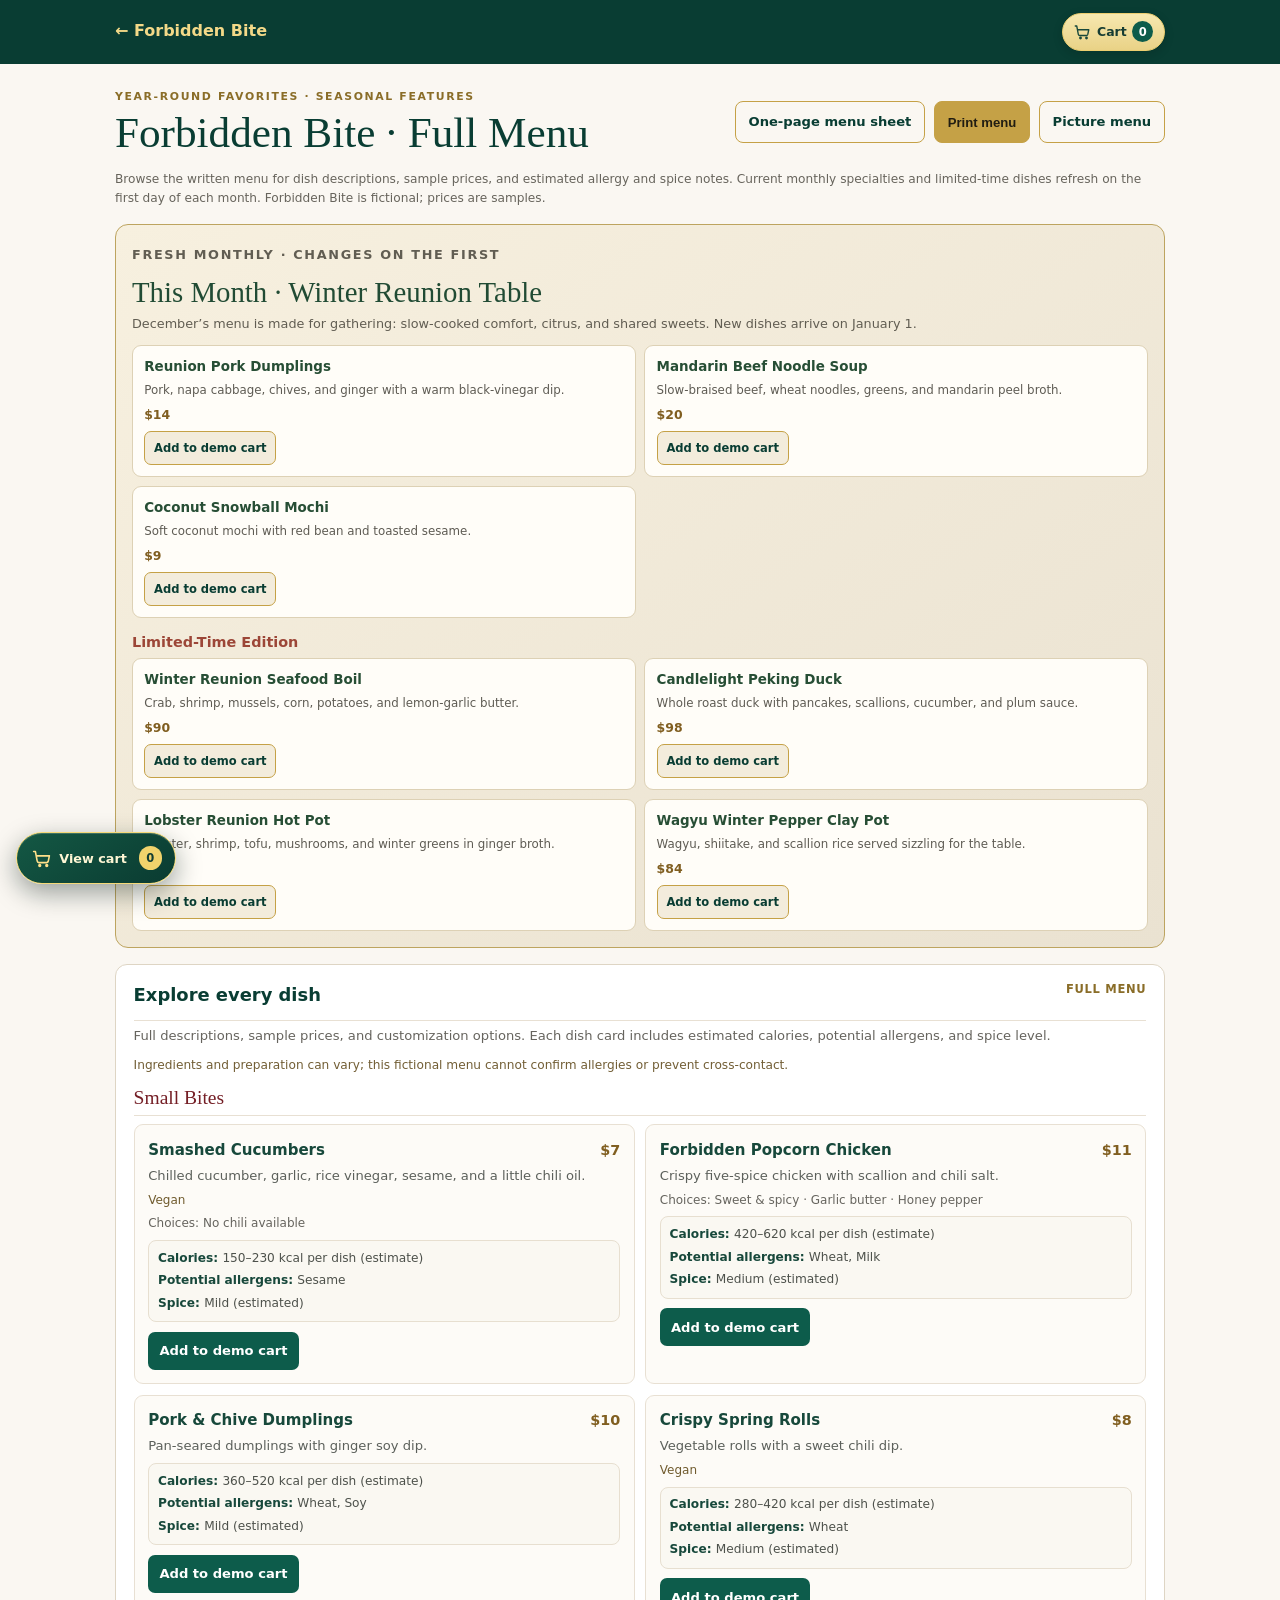
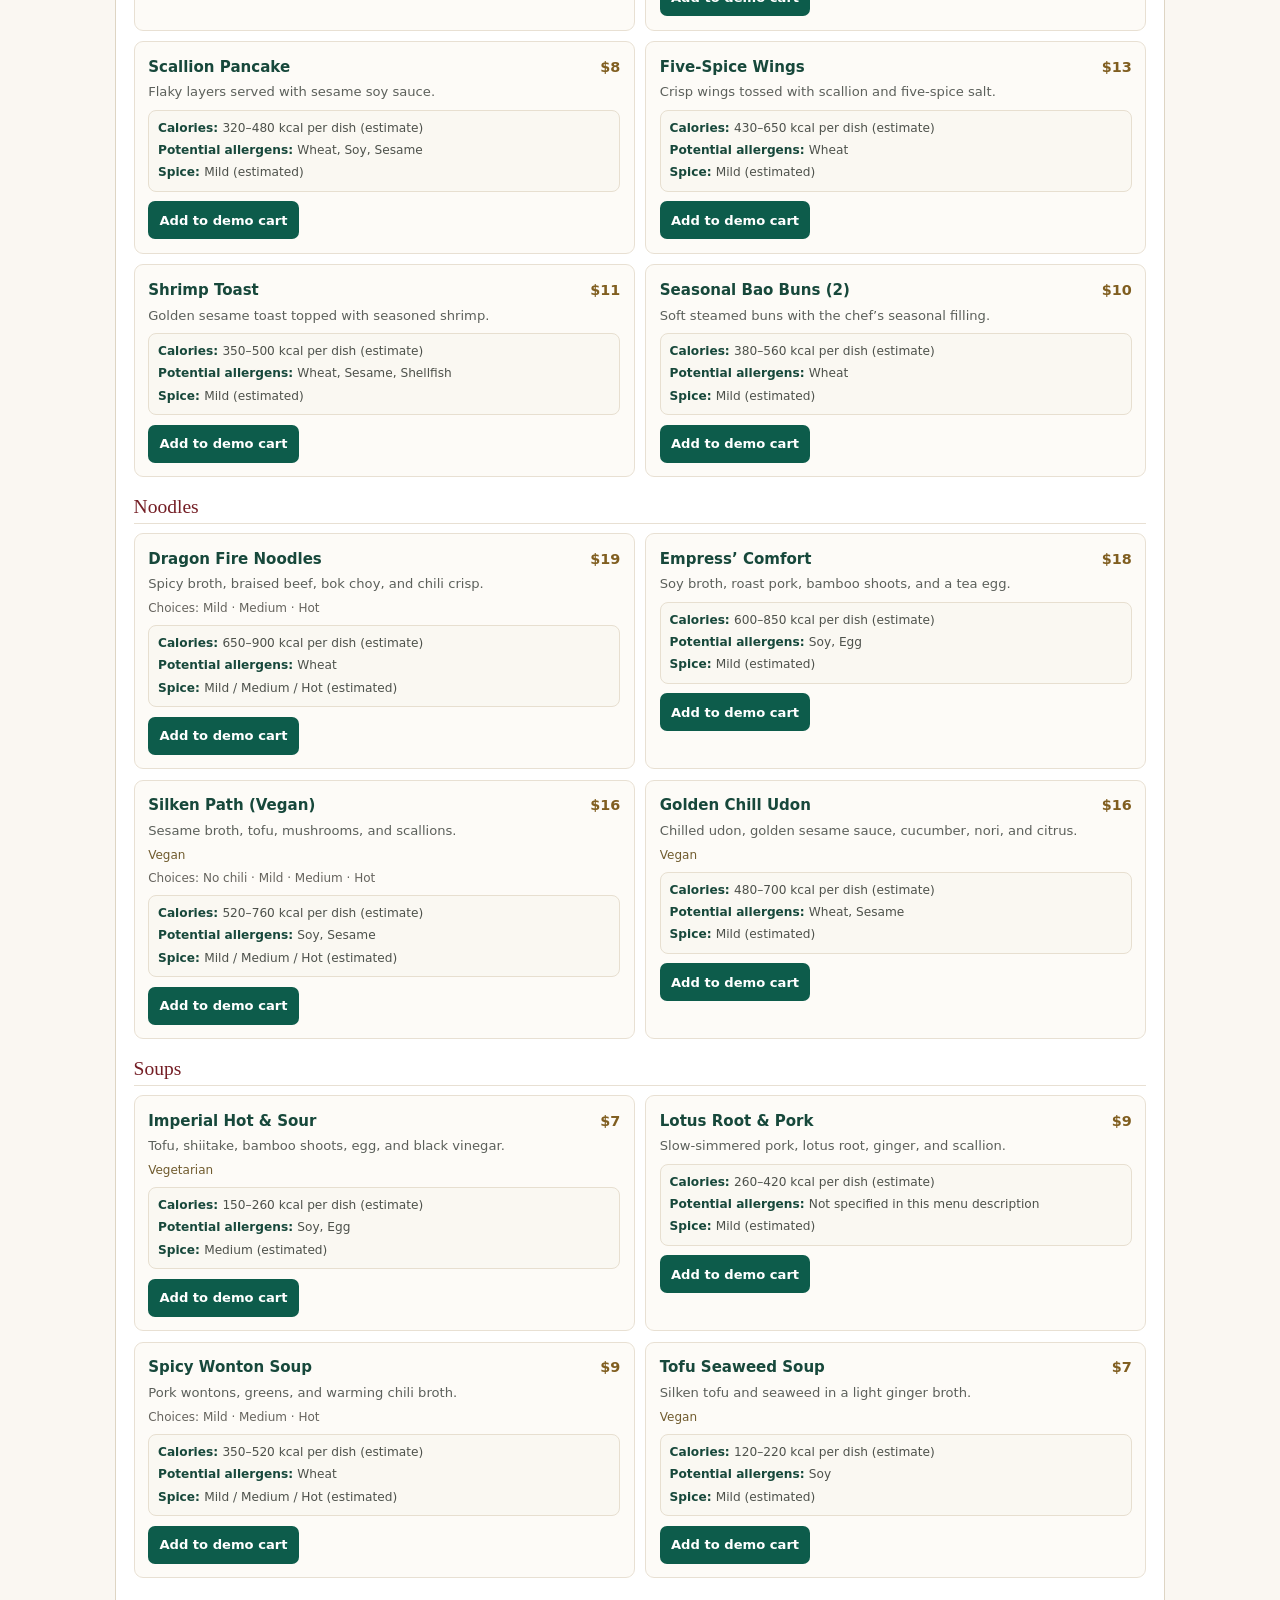
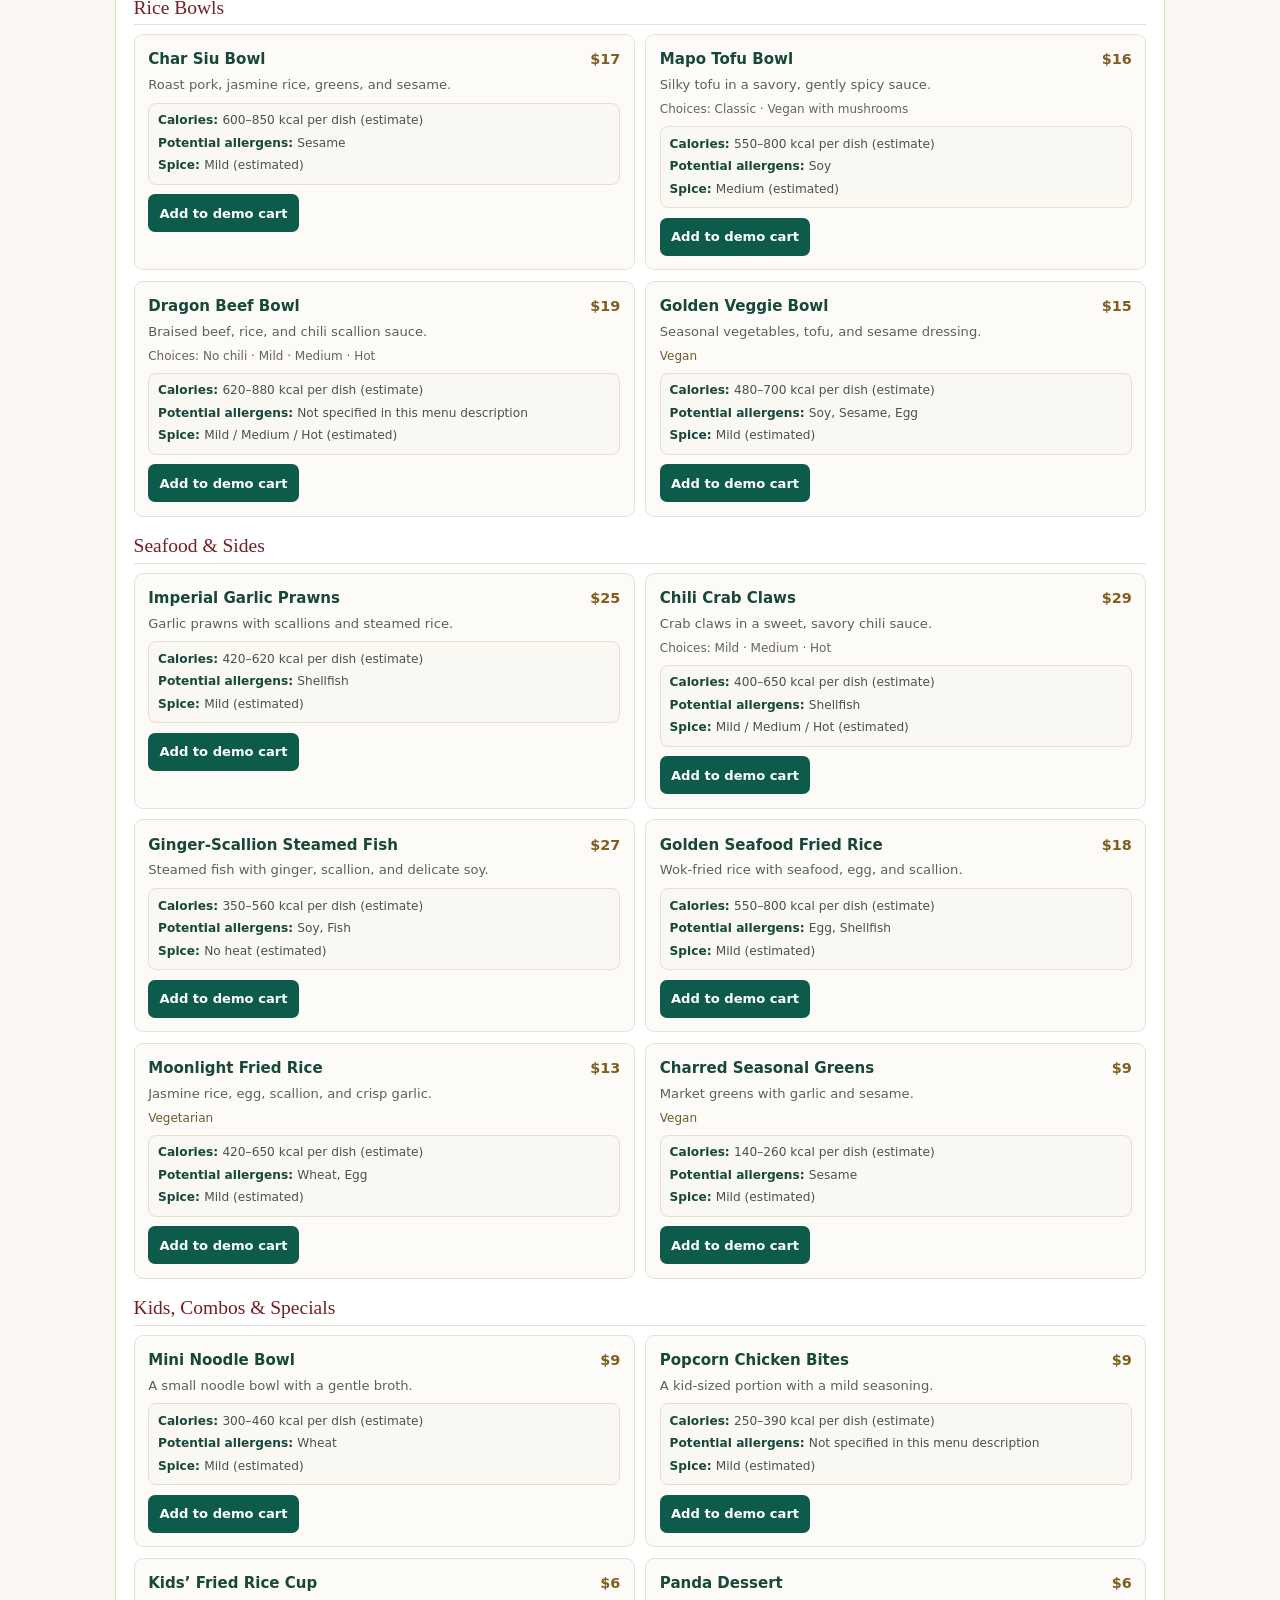
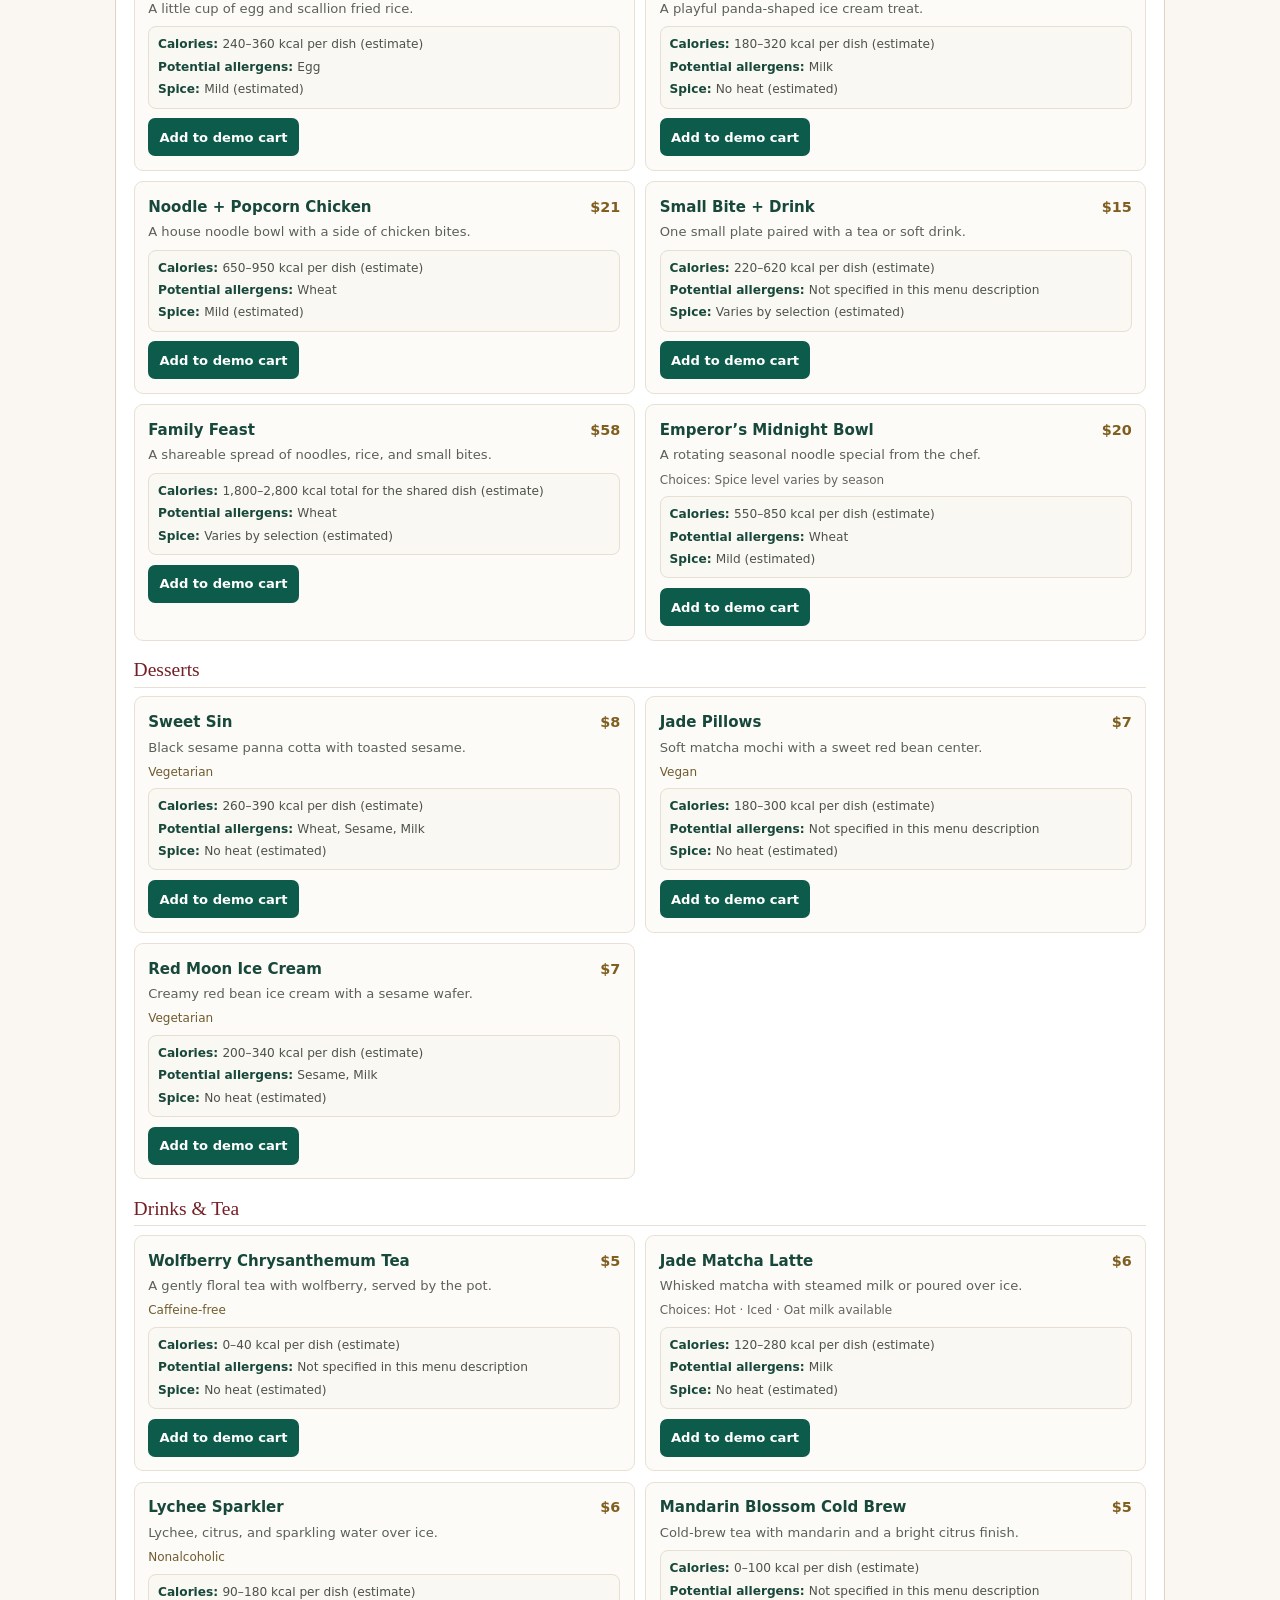
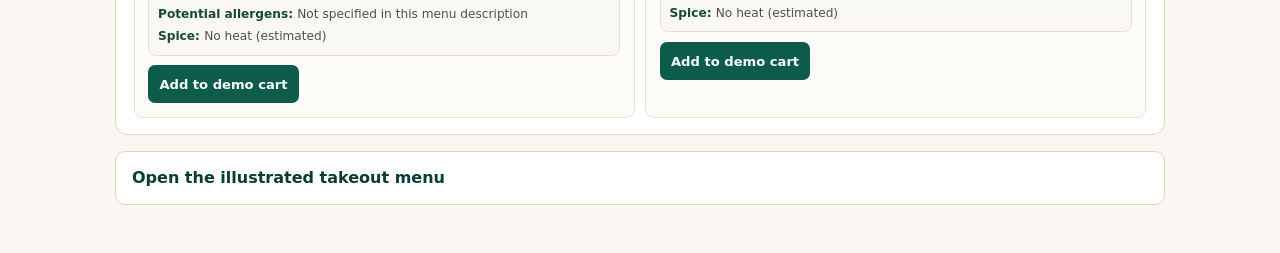
<file: projects/restaurant-full-menu.html>
<!doctype html>
<html lang="en">
<head>
  <meta charset="utf-8">
  <meta name="viewport" content="width=device-width, initial-scale=1">
  <meta name="theme-color" content="#0d5c4b">
  <title>Full Menu | Forbidden Bite</title>
  <meta name="description" content="View the complete illustrated Forbidden Bite menu with dishes, descriptions, prices, and limited-time feasts.">
  <link rel="stylesheet" href="/assets/forbidden_bite/order.css?v=checkout-17">
  <style>
    :root{color-scheme:light;--jade:#0d5c4b;--gold:#c5a146;--paper:#faf7f2;--ink:#24231f}*{box-sizing:border-box}body{margin:0;background:var(--paper);color:var(--ink);font:16px/1.55 Inter,system-ui,sans-serif}.topbar{padding:.8rem max(1rem,calc((100% - 1050px)/2));background:#093d33;color:white}.topbar a{color:#f3d988;font-weight:750;text-decoration:none}.topbar-inner{display:flex;align-items:center;justify-content:space-between;gap:1rem}.page{width:min(1050px,calc(100% - 1.5rem));margin:1.5rem auto 3rem}.page-head{display:flex;align-items:center;justify-content:space-between;gap:1rem;margin-bottom:.8rem}.page-head h1{margin:0;color:#093d33;font:400 clamp(1.8rem,5vw,2.7rem)/1.15 Georgia,serif}.actions{display:flex;flex-wrap:wrap;gap:.55rem}.button{display:inline-flex;align-items:center;justify-content:center;min-height:42px;padding:.5rem .8rem;border:1px solid var(--gold);border-radius:8px;background:var(--gold);color:#211d12;font-size:.82rem;font-weight:750;text-decoration:none;cursor:pointer}.button.secondary{background:transparent;color:#093d33}.menu-frame{margin:0;padding:.65rem;border:1px solid #ddd1b5;border-radius:14px;background:white;box-shadow:0 16px 40px #17251b18}.menu-frame picture,.menu-frame img{display:block;width:100%;height:auto}.menu-frame img{border-radius:8px}.note{margin:.6rem 0;color:#67645c;font-size:.76rem}.nutrition-details{margin:1rem 0;padding:.8rem 1rem;border:1px solid #ded5c4;border-radius:12px;background:#fff}.nutrition-details summary{color:#093d33;font-weight:800;cursor:pointer}.nutrition-dishes{display:grid;gap:1.15rem;margin-top:.8rem}.nutrition-category h3{margin:0 0 .55rem;padding-bottom:.35rem;border-bottom:1px solid #e8e0d3;color:#741e25;font:400 1.22rem Georgia,serif}.nutrition-category-grid{display:grid;grid-template-columns:repeat(2,minmax(0,1fr));gap:.65rem}.nutrition-card{padding:.7rem;border:1px solid #e8e0d3;border-radius:9px;background:#fdfbf7}.nutrition-card h2{margin:0 0 .2rem;color:#17483b;font-size:.94rem}.nutrition-card p{margin:0;color:#5c605b;font-size:.82rem}.dish-info-panel{display:grid;gap:.3rem;margin:.45rem 0 0;padding:.55rem;border:1px solid #e7dfd0;border-radius:8px;background:#faf8f2;color:#4d514b;font-size:.76rem;line-height:1.45}.dish-info-row strong{color:#17483b}.nutrition-caveat{margin:.6rem 0 0;color:#725e35;font-size:.76rem;line-height:1.5}@media(max-width:600px){.page-head{align-items:flex-start;flex-direction:column}.page{width:calc(100% - 1rem);margin-top:1rem}.menu-frame{padding:.3rem;border-radius:9px}.nutrition-category-grid{grid-template-columns:1fr}}
  </style>
<style>
.rotating-menu{margin:1rem 0;padding:1rem;border:1px solid #bda45f;border-radius:13px;background:linear-gradient(145deg,#f7f0df,#eae2d1)}.rotating-kicker{margin:0;color:#876b2c;font-size:.66rem;font-weight:850;letter-spacing:.13em;text-transform:uppercase}.rotating-menu h2{margin:.15rem 0 .3rem;color:#214b34;font:400 clamp(1.35rem,3vw,1.8rem) Georgia,serif}.rotating-menu>p{margin:.25rem 0 .7rem;color:#615d52;font-size:.8rem}.rotating-menu h3{margin:1rem 0 .45rem;color:#9c4637;font:750 .9rem Inter,system-ui,sans-serif}.rotating-menu-grid{display:grid;grid-template-columns:repeat(2,minmax(0,1fr));gap:.55rem}.rotating-menu-card{padding:.7rem;border:1px solid #ddd1b5;border-radius:9px;background:#fffdf8}.rotating-menu-card h4{margin:0 0 .25rem;color:#274e35;font-size:.84rem}.rotating-menu-card p{margin:0 0 .4rem;color:#5e5b53;font-size:.74rem;line-height:1.45}.rotating-menu-card strong{display:block;margin:0 0 .4rem;color:#805e20;font-size:.78rem}.rotating-menu-card .add-to-cart{min-height:34px;padding:.35rem .55rem;font-size:.72rem}@media(max-width:600px){.rotating-menu-grid{grid-template-columns:1fr}}
  </style>
  <style>
    .nutrition-details{padding:1rem 1.1rem}.nutrition-details>summary{font-size:1.12rem;list-style:none}.nutrition-details>summary::-webkit-details-marker{display:none}.nutrition-details>summary::after{content:'Full menu';float:right;color:#8a6d28;font-size:.72rem;font-weight:700;letter-spacing:.06em;text-transform:uppercase}.nutrition-intro{margin:.35rem 0 0;color:#66645e;font-size:.82rem}.nutrition-details[open]>summary{padding-bottom:.65rem;border-bottom:1px solid #e8e0d3}.nutrition-card{padding:.85rem}.nutrition-card-head{display:flex;align-items:flex-start;justify-content:space-between;gap:.55rem}.nutrition-card-head h2{min-width:0}.nutrition-card-price{flex:none;color:#805e20;font-size:.9rem;font-variant-numeric:tabular-nums}.nutrition-card-tags,.nutrition-card-options{margin:.3rem 0 0!important;color:#705b2e!important;font-size:.75rem!important}.nutrition-card-options{color:#66645e!important}.nutrition-card .add-to-cart{min-height:38px;margin-top:.6rem;padding:.45rem .7rem;border:0;border-radius:7px;background:#0d5c4b;color:white;font-weight:700;cursor:pointer}.nutrition-card .add-to-cart:hover{background:#093d33}.nutrition-card .add-to-cart:focus-visible{outline:3px solid #c5a146;outline-offset:2px}.illustrated-menu{margin:1rem 0}.illustrated-menu>summary{padding:.85rem 1rem;border:1px solid #ded5c4;border-radius:10px;background:#fff;color:#093d33;font-weight:800;cursor:pointer;list-style:none}.illustrated-menu>summary::-webkit-details-marker{display:none}.illustrated-menu[open]>summary{border-radius:10px 10px 0 0}.illustrated-menu .menu-frame{margin-top:.6rem}
    @media print{@page{size:letter;margin:.55in}body{background:#fff!important;color:#222!important;font:9pt/1.35 Georgia,serif!important}.topbar,.page-head .actions,.nutrition-card .add-to-cart,.illustrated-menu{display:none!important}.page{width:100%!important;margin:0!important}.page-head{margin:0 0 .15in!important}.page-head h1{font-size:20pt!important}.menu-frame{display:none!important}.note{margin:.08in 0!important}.rotating-menu{margin:.12in 0!important;padding:.12in!important;border:0!important;border-top:1px solid #b69547!important;border-radius:0!important;background:#fff!important}.rotating-menu h2{font-size:14pt!important}.rotating-menu-grid{grid-template-columns:repeat(2,minmax(0,1fr))!important;gap:.08in!important}.rotating-menu-card,.nutrition-card{break-inside:avoid!important;page-break-inside:avoid!important;padding:.1in!important;border:1px solid #d9d0bd!important;border-radius:5px!important;background:#fff!important;box-shadow:none!important}.rotating-menu-card h4,.nutrition-card h2{color:#12483d!important;font-size:10pt!important}.rotating-menu-card p,.nutrition-card p{color:#49463f!important;font-size:7.5pt!important}.nutrition-details{margin:.1in 0!important;padding:0!important;border:0!important}.nutrition-details>summary,.nutrition-intro,.nutrition-caveat{display:none!important}.nutrition-dishes{gap:.1in!important}.nutrition-category{break-inside:auto!important}.nutrition-category h3{margin:.08in 0 .05in;padding:0;border:0;color:#741e25!important;font-size:12pt!important}.nutrition-category-grid{grid-template-columns:repeat(2,minmax(0,1fr))!important;gap:.08in!important}.dish-info-panel{font-size:7pt!important}.nutrition-card{padding:.08in!important}}
  </style></head>
<body>
  <header class="topbar"><div class="topbar-inner"><a href="/projects/restaurant.html">← Forbidden Bite</a><button class="cart-nav-shortcut" type="button" data-cart-shortcut><svg viewBox="0 0 24 24" aria-hidden="true"><path d="M3 4h2l2.1 11.1a2 2 0 0 0 2 1.6h8.7a2 2 0 0 0 1.9-1.5L21 9H7"/><circle cx="10" cy="20" r="1"/><circle cx="18" cy="20" r="1"/></svg>Cart <span class="cart-shortcut-count" data-cart-shortcut-count>0</span></button></div></header>
  <main class="page">
    <div class="page-head"><div><p style="margin:.1rem 0;color:#8a6d28;font-size:.68rem;font-weight:850;letter-spacing:.15em;text-transform:uppercase">Year-round favorites · seasonal features</p><h1>Forbidden Bite · Full Menu</h1></div><div class="actions"><a class="button secondary" href="/projects/restaurant-menu-sheet.html">One-page menu sheet</a><button class="button" type="button" onclick="window.print()">Print menu</button><a class="button secondary" href="/projects/restaurant-gallery.html#gallery-disclosure">Picture menu</a></div></div>
    <p class="note">Browse the written menu for dish descriptions, sample prices, and estimated allergy and spice notes. Current monthly specialties and limited-time dishes refresh on the first day of each month. Forbidden Bite is fictional; prices are samples.</p>
    <section class="rotating-menu" aria-labelledby="rotating-menu-title"><p class="rotating-kicker">Fresh monthly · changes on the first</p><h2 id="rotating-menu-title">This Month at Forbidden Bite</h2><p id="rotating-menu-intro"></p><div class="rotating-menu-grid" id="rotating-specialties"></div><h3>Limited-Time Edition</h3><div class="rotating-menu-grid" id="rotating-deals"></div></section>
    <details class="nutrition-details" open><summary>Explore every dish</summary><p class="nutrition-intro">Full descriptions, sample prices, and customization options. Each dish card includes estimated calories, potential allergens, and spice level.</p><p class="nutrition-caveat">Ingredients and preparation can vary; this fictional menu cannot confirm allergies or prevent cross-contact.</p><div class="nutrition-dishes" id="nutrition-dishes"><p>Loading dish details…</p></div></details>
    <details class="illustrated-menu"><summary>Open the illustrated takeout menu</summary><figure class="menu-frame"><picture><source type="image/webp" srcset="/assets/forbidden_bite/full-menu-lite.webp?v=lite-2"><img src="/assets/forbidden_bite/menu2.png" alt="Illustrated year-round Forbidden Bite takeout menu" width="1500" height="4909" loading="lazy" decoding="async"></picture></figure></details>
  </main>
  <script src="/assets/forbidden_bite/dish-info.js?v=2"></script>
  <script src="/assets/forbidden_bite/monthly-menu.js?v=1"></script>
  <script>
    (async()=>{const host=document.getElementById('nutrition-dishes'),monthly=window.ForbiddenBiteMonthlyMenu.current();document.getElementById('rotating-menu-title').textContent=`This Month · ${monthly.title}`;document.getElementById('rotating-menu-intro').textContent=`${monthly.intro} New dishes arrive on ${monthly.changeDate}.`;const renderRotations=(id,items)=>{const target=document.getElementById(id);items.forEach((dish,index)=>{const card=document.createElement('article');card.className='rotating-menu-card';card.style.setProperty('--dish-order',index);const title=document.createElement('h4');title.textContent=dish.name;const copy=document.createElement('p');copy.textContent=dish.description;const price=document.createElement('strong');price.textContent=`$${dish.price}`;const add=document.createElement('button');add.type='button';add.className='add-to-cart';add.textContent='Add to demo cart';add.dataset.orderItem=JSON.stringify({name:dish.name,price:dish.price});card.append(title,copy,price,add);target.append(card)})};renderRotations('rotating-specialties',monthly.monthlySpecialties);renderRotations('rotating-deals',monthly.limitedTimeDeals);try{const response=await fetch('/assets/forbidden_bite/menu.json');if(!response.ok)throw Error();const menu=await response.json();const sections=menu.sections.filter(section=>section.name!=='Limited-Time Deals');host.replaceChildren();let dishIndex=0;sections.forEach(section=>{const group=document.createElement('section');group.className='nutrition-category';const title=document.createElement('h3');title.textContent=section.name;const grid=document.createElement('div');grid.className='nutrition-category-grid';group.append(title,grid);section.items.forEach(dish=>{const card=document.createElement('article');card.className='nutrition-card';card.style.setProperty('--line-order',String(dishIndex++%12));const heading=document.createElement('h2');heading.textContent=dish.name;const cardHead=document.createElement('div');cardHead.className='nutrition-card-head';const price=document.createElement('strong');price.className='nutrition-card-price';price.textContent=`$${dish.price}`;cardHead.append(heading,price);const description=document.createElement('p');description.textContent=dish.description;const add=document.createElement('button');add.type='button';add.className='add-to-cart';add.textContent='Add to demo cart';add.dataset.orderItem=JSON.stringify({name:dish.name,price:dish.price});card.append(cardHead,description);if(Array.isArray(dish.tags)&&dish.tags.length){const tags=document.createElement('p');tags.className='nutrition-card-tags';tags.textContent=dish.tags.join(' · ');card.append(tags)}if(Array.isArray(dish.options)&&dish.options.length){const options=document.createElement('p');options.className='nutrition-card-options';options.textContent=`Choices: ${dish.options.join(' · ')}`;card.append(options)}window.ForbiddenBiteDishInfo.render(card,dish);card.append(add);grid.append(card)});host.append(group)})}catch{host.textContent='Dish details are temporarily unavailable.'}})();
  </script>
  <script src="/assets/forbidden_bite/order.js?v=checkout-17" defer></script>
  <script>if('serviceWorker' in navigator){window.addEventListener('load',()=>navigator.serviceWorker.register('/service-worker.js?v=72').catch(()=>{}));}</script>
</body>
</html>
</file>
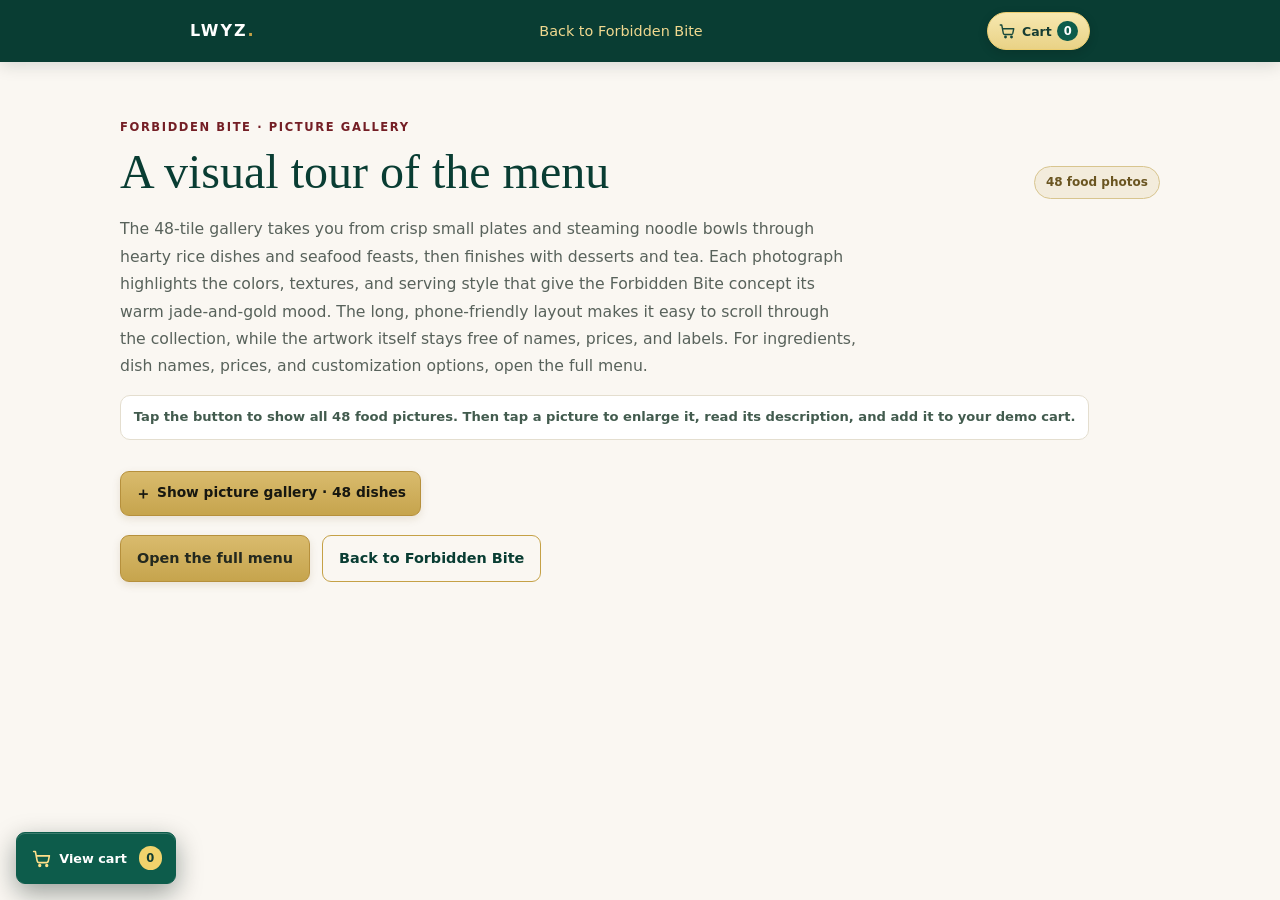
<file: projects/restaurant-gallery.html>
<!doctype html>
<html lang="en">
<head>
  <meta charset="utf-8">
  <meta name="viewport" content="width=device-width, initial-scale=1">
  <meta name="theme-color" content="#0d5c4b">
  <title>Picture Gallery | Forbidden Bite</title>
  <meta name="description" content="Browse the image-only Forbidden Bite food gallery, with 48 photographs of dishes, drinks, and desserts.">
  <link rel="canonical" href="https://www.lwyz.org/projects/restaurant-gallery.html">
  <link rel="preload" as="image" href="/assets/forbidden_bite/menu-lite.webp?v=lite-2">
  <link rel="stylesheet" href="/assets/forbidden_bite/order.css?v=checkout-17">
  <style>
    :root{color-scheme:light;--jade:#0d5c4b;--jade-dark:#093d33;--gold:#c5a146;--wine:#741e25;--paper:#faf7f2;--ink:#24231f;--muted:#66645e;--line:#e8e0d3;--white:#fff;--shadow:0 12px 32px #17251b12}
    *{box-sizing:border-box}body{margin:0;background:var(--paper);color:var(--ink);font:400 16px/1.7 Inter,system-ui,sans-serif}a{color:var(--jade-dark)}a:focus-visible{outline:3px solid var(--gold);outline-offset:3px;border-radius:4px}
    .topbar{background:var(--jade-dark);color:#fff}.nav,.wrap{width:min(900px,calc(100% - 2rem));margin-inline:auto}.nav{min-height:62px;display:flex;align-items:center;justify-content:space-between;gap:1rem}.brand{color:#fff;text-decoration:none;font-weight:700;letter-spacing:.04em}.brand span{color:var(--gold)}.nav>a:not(.brand){color:#f0d88f;text-decoration:none;font-size:.9rem}
    main{padding:clamp(1.5rem,4vw,3rem) 0 4rem}.eyebrow{margin:0 0 .4rem;color:var(--wine);text-transform:uppercase;letter-spacing:.14em;font-size:.72rem;font-weight:700}.title-row{display:flex;justify-content:space-between;align-items:end;gap:1rem;margin-bottom:.8rem}h1{font:400 clamp(2rem,5vw,3rem)/1.15 Marcellus,Georgia,serif;color:var(--jade-dark);margin:0}.count{flex:none;padding:.35rem .7rem;border:1px solid #d8c58f;border-radius:99px;background:#f3ecdc;color:#6a5521;font-size:.75rem;font-weight:700}.description{margin:0 0 .6rem;color:#55524b;font-size:1rem;line-height:1.8}.hint{margin:0 0 1.2rem;color:var(--jade);font-size:.88rem;font-weight:700}.gallery{display:grid;grid-template-columns:repeat(4,minmax(0,1fr));gap:.45rem;margin:0;padding:.65rem;background:var(--white);border:1px solid var(--line);border-radius:12px;box-shadow:var(--shadow)}.dish-tile{display:block;overflow:hidden;width:100%;aspect-ratio:1;padding:0;border:1px solid #c9b77e;border-radius:8px;background:#f1eadb;cursor:zoom-in;transition:transform .15s,box-shadow .15s}.dish-tile canvas{display:block;width:100%;height:100%}.dish-tile:hover{transform:translateY(-2px);box-shadow:0 6px 14px #17251b2b}.dish-tile:focus-visible{outline:3px solid var(--gold);outline-offset:2px}.actions{display:flex;flex-wrap:wrap;gap:.75rem;margin-top:1.2rem}.button{display:inline-flex;align-items:center;justify-content:center;min-height:46px;padding:.65rem 1rem;border:1px solid var(--gold);border-radius:8px;background:var(--gold);color:#171710;text-decoration:none;font-size:.9rem;font-weight:700}.button.secondary{background:transparent;color:var(--jade-dark)}
    .dish-dialog{width:min(92vw,560px);max-width:none;padding:1.2rem;border:1px solid #d8c58f;border-radius:16px;background:#fffdf8;color:var(--ink);box-shadow:0 24px 80px #0005}.dish-dialog::backdrop{background:#09251fc9;backdrop-filter:blur(3px)}.dialog-head{display:flex;justify-content:space-between;align-items:center;gap:1rem}.dialog-head h2{font:400 clamp(1.35rem,4vw,1.8rem)/1.2 Marcellus,Georgia,serif;color:var(--jade-dark);margin:0}.dialog-close{flex:none;min-height:40px;padding:.45rem .75rem;border:1px solid var(--line);border-radius:7px;background:#f8f5ee;color:var(--ink);font:600 .85rem Inter,system-ui,sans-serif;cursor:pointer}.dialog-photo{display:block;width:min(100%,500px);aspect-ratio:1;margin:1rem auto .75rem;border:1px solid var(--line);border-radius:10px;background:#f1eadb}.dialog-description{margin:.25rem 0 0;color:var(--muted);line-height:1.65}.dish-info-panel{display:grid;gap:.38rem;margin:.55rem 0;padding:.65rem;border:1px solid #e7dfd0;border-radius:9px;background:#faf8f2;color:#4d514b;font-size:.84rem;line-height:1.5}.dish-info-row strong{color:#17483b}.gallery-disclosure{margin:.9rem 0}.gallery-disclosure>summary{display:inline-flex;align-items:center;gap:.4rem;min-height:40px;padding:.5rem .85rem;border:1px solid var(--gold);border-radius:8px;background:var(--gold);color:#171710;font-size:.86rem;font-weight:750;cursor:pointer;list-style:none}.gallery-disclosure>summary::-webkit-details-marker{display:none}.gallery-disclosure>summary::before{content:'＋';font-size:1rem}.gallery-disclosure[open]>summary::before{content:'−'}.gallery-disclosure .gallery{margin-top:.7rem}.gallery .fallback-menu{grid-column:1/-1;display:block;width:100%;height:auto}.actions{display:flex;flex-wrap:wrap;gap:.75rem;margin-top:1.2rem}.button{display:inline-flex;align-items:center;justify-content:center;min-height:46px;padding:.65rem 1rem;border:1px solid var(--gold);border-radius:8px;background:var(--gold);color:#171710;text-decoration:none;font-size:.9rem;font-weight:700}.button.secondary{background:transparent;color:var(--jade-dark)}
    @media(max-width:700px){.gallery{grid-template-columns:repeat(3,minmax(0,1fr))}}
    @media(max-width:520px){.nav,.wrap{width:calc(100% - 1.25rem)}.title-row{align-items:flex-start;flex-direction:column;gap:.6rem}.description{font-size:.95rem}.gallery{grid-template-columns:repeat(2,minmax(0,1fr));gap:.5rem}.dish-dialog{padding:.9rem}}
    @media(max-width:380px){.gallery-page .nav{gap:.45rem}.gallery-page .nav>a:not(.brand){font-size:.78rem}.gallery-page .cart-nav-shortcut{gap:.25rem;padding:.3rem .48rem}}
  </style>
  <link rel="stylesheet" href="/assets/forbidden_bite/professional.css?v=6">
</head>
<body class="gallery-page">
  <header class="topbar"><nav class="nav" aria-label="Main navigation"><a class="brand" href="/">LWYZ<span>.</span></a><a href="/projects/restaurant.html">Back to Forbidden Bite</a><button class="cart-nav-shortcut" type="button" data-cart-shortcut><svg viewBox="0 0 24 24" aria-hidden="true"><path d="M3 4h2l2.1 11.1a2 2 0 0 0 2 1.6h8.7a2 2 0 0 0 1.9-1.5L21 9H7"/><circle cx="10" cy="20" r="1"/><circle cx="18" cy="20" r="1"/></svg>Cart <span class="cart-shortcut-count" data-cart-shortcut-count>0</span></button></nav></header>
  <main class="wrap">
    <p class="eyebrow">Forbidden Bite · Picture Gallery</p>
    <div class="title-row"><h1>A visual tour of the menu</h1><span class="count">48 food photos</span></div>
    <p class="description">The 48-tile gallery takes you from crisp small plates and steaming noodle bowls through hearty rice dishes and seafood feasts, then finishes with desserts and tea. Each photograph highlights the colors, textures, and serving style that give the Forbidden Bite concept its warm jade-and-gold mood. The long, phone-friendly layout makes it easy to scroll through the collection, while the artwork itself stays free of names, prices, and labels. For ingredients, dish names, prices, and customization options, open the full menu.</p>
    <p class="hint">Tap the button to show all 48 food pictures. Then tap a picture to enlarge it, read its description, and add it to your demo cart.</p>
    <details class="gallery-disclosure" id="gallery-disclosure">
      <summary>Show picture gallery · 48 dishes</summary>
    <div class="gallery" id="dish-gallery" aria-label="Tap a food picture to enlarge it"><p>Loading dish pictures…</p><noscript><img class="fallback-menu" src="/assets/forbidden_bite/menu.png" alt="48 picture-only Forbidden Bite dishes arranged in a tall gallery"></noscript></div>
    </details>
    <dialog class="dish-dialog" id="dish-dialog" aria-labelledby="dish-dialog-title" aria-describedby="dish-dialog-description">
      <div class="dialog-head"><h2 id="dish-dialog-title"></h2><button class="dialog-close" id="dialog-close" type="button">Close</button></div>
      <canvas class="dialog-photo" id="dialog-photo" width="720" height="720" role="img" aria-label="Selected dish photo"></canvas>
      <p class="dialog-description" id="dish-dialog-description"></p>
      <div id="dish-dialog-info" aria-label="Estimated calories, allergens, and spice"></div>
      <p class="dialog-price" id="dish-dialog-price"></p>
      <button class="add-to-cart dialog-add" id="dish-add-to-cart" type="button">Add to cart</button>
    </dialog>
    <div class="actions"><a class="button" href="/projects/restaurant-full-menu.html">Open the full menu</a><a class="button secondary" href="/projects/restaurant.html">Back to Forbidden Bite</a></div>
  </main>
  <script src="/assets/forbidden_bite/dish-info.js?v=2"></script>
  <script>
    const galleryOrder=[
      'Smashed Cucumbers','Forbidden Popcorn Chicken','Pork & Chive Dumplings','Crispy Spring Rolls',
      'Scallion Pancake','Five-Spice Wings','Shrimp Toast','Seasonal Bao Buns (2)',
      'Dragon Fire Noodles','Empress’ Comfort','Silken Path (Vegan)','Golden Chill Udon',
      'Imperial Hot & Sour','Lotus Root & Pork','Spicy Wonton Soup','Tofu Seaweed Soup',
      'Char Siu Bowl','Mapo Tofu Bowl','Dragon Beef Bowl','Golden Veggie Bowl',
      'Imperial Garlic Prawns','Chili Crab Claws','Ginger-Scallion Steamed Fish','Golden Seafood Fried Rice',
      'Moonlight Fried Rice','Charred Seasonal Greens','Silken Path (Vegan)','Forbidden Popcorn Chicken',
      'Kids’ Fried Rice Cup','Panda Dessert','Family Feast','Sweet Sin',
      'Jade Pillows','Red Moon Ice Cream','Wolfberry Chrysanthemum Tea','Jade Matcha Latte',
      'Lychee Sparkler','Mandarin Blossom Cold Brew','Seafood Boil for Two','Peking Duck Celebration',
      'Lobster Ginger Hot Pot','Black Pepper Wagyu Clay Pot','Crispy Whole Sea Bass Feast','Peking Duck Celebration',
      'Pork & Chive Dumplings','Silken Path (Vegan)','Wolfberry Chrysanthemum Tea','Red Moon Ice Cream'
    ];
    const gallery=document.getElementById('dish-gallery');
    const galleryDisclosure=document.getElementById('gallery-disclosure');
    if(location.hash==='#gallery-disclosure'&&galleryDisclosure){galleryDisclosure.open=true;requestAnimationFrame(()=>galleryDisclosure.scrollIntoView({block:'start'}))}
    const dialog=document.getElementById('dish-dialog');
    const dialogPhoto=document.getElementById('dialog-photo');
    const galleryImage=new Image();
    galleryImage.src='/assets/forbidden_bite/menu-lite.webp?v=lite-2';
    const columnCuts=[[0,177],[183,362],[367,549],[553,726]];
    const rowCuts=[[0,162],[165,329],[332,494],[497,662],[666,830],[833,1003],[1006,1178],[1181,1370],[1373,1550],[1554,1738],[1741,1928],[1931,2167]];
    function drawDishCrop(canvas,col,row){
      const ctx=canvas.getContext('2d');
      const scaleX=galleryImage.naturalWidth/726;
      const scaleY=galleryImage.naturalHeight/2167;
      const sourceX=columnCuts[col][0]*scaleX;
      const sourceY=rowCuts[row][0]*scaleY;
      const sourceWidth=(columnCuts[col][1]-columnCuts[col][0])*scaleX;
      const sourceHeight=(rowCuts[row][1]-rowCuts[row][0])*scaleY;
      ctx.imageSmoothingEnabled=true;ctx.imageSmoothingQuality='high';
      ctx.clearRect(0,0,canvas.width,canvas.height);
      ctx.drawImage(galleryImage,sourceX,sourceY,sourceWidth,sourceHeight,0,0,canvas.width,canvas.height);
    }
    const dialogTitle=document.getElementById('dish-dialog-title');
    const dialogDescription=document.getElementById('dish-dialog-description');
    const dialogPrice=document.getElementById('dish-dialog-price');
    const dialogAdd=document.getElementById('dish-add-to-cart');
    document.getElementById('dialog-close').addEventListener('click',()=>dialog.close());
    gallery.addEventListener('click',event=>{
      const tile=event.target.closest('.dish-tile');
      if(!tile)return;
      const item=JSON.parse(tile.dataset.item);
      dialogTitle.textContent=item.name;
      dialogDescription.textContent=item.description;
      const infoHost=document.getElementById('dish-dialog-info');infoHost.replaceChildren();window.ForbiddenBiteDishInfo?.render(infoHost,item);
      dialogPrice.textContent=`$${item.price}`;
      dialogAdd.dataset.orderItem=JSON.stringify({name:item.name,price:item.price});
      const index=Number(tile.dataset.index);
      drawDishCrop(dialogPhoto,index%4,Math.floor(index/4));
      dialogPhoto.setAttribute('aria-label',item.name);
      dialog.showModal();
    });
    (async function renderGallery(){
      try{
        const response=await fetch('/assets/forbidden_bite/menu.json');
        if(!response.ok)throw new Error('Menu details unavailable');
        const menu=await response.json();
        await galleryImage.decode();
        const allDishes=menu.sections.flatMap(section=>section.items);
        const aliases={'Mini Noodles':'Mini Noodle Bowl'};
        const dishes=new Map(allDishes.map(item=>[item.name,item]));
        gallery.replaceChildren();
        galleryOrder.forEach((name,index)=>{
          const item=dishes.get(name)||dishes.get(aliases[name])||{name,description:'A featured dish from the Forbidden Bite picture gallery.',price:0};
          const tile=document.createElement('button');
          tile.type='button';tile.className='dish-tile';
          const col=index%4,row=Math.floor(index/4);
          tile.setAttribute('aria-label',`Enlarge ${item.name}`);
          tile.dataset.item=JSON.stringify({name:item.name,description:item.description,price:item.price,options:item.options||[],tags:item.tags||[]});tile.dataset.index=String(index);
          const photo=document.createElement('canvas');photo.width=360;photo.height=360;photo.setAttribute('aria-hidden','true');
          drawDishCrop(photo,col,row);tile.append(photo);
          gallery.append(tile);
        });
      }catch(error){gallery.innerHTML='<p>The interactive gallery could not load, so here is the complete picture menu.</p><img class="fallback-menu" src="/assets/forbidden_bite/menu.png" alt="48 picture-only Forbidden Bite dishes arranged in a tall gallery">';}
    })();
  </script>
  <script src="/assets/forbidden_bite/order.js?v=checkout-17" defer></script>
  <script>if('serviceWorker' in navigator){window.addEventListener('load',()=>navigator.serviceWorker.register('/service-worker.js?v=72').catch(()=>{}));}</script>
</body>
</html>
</file>
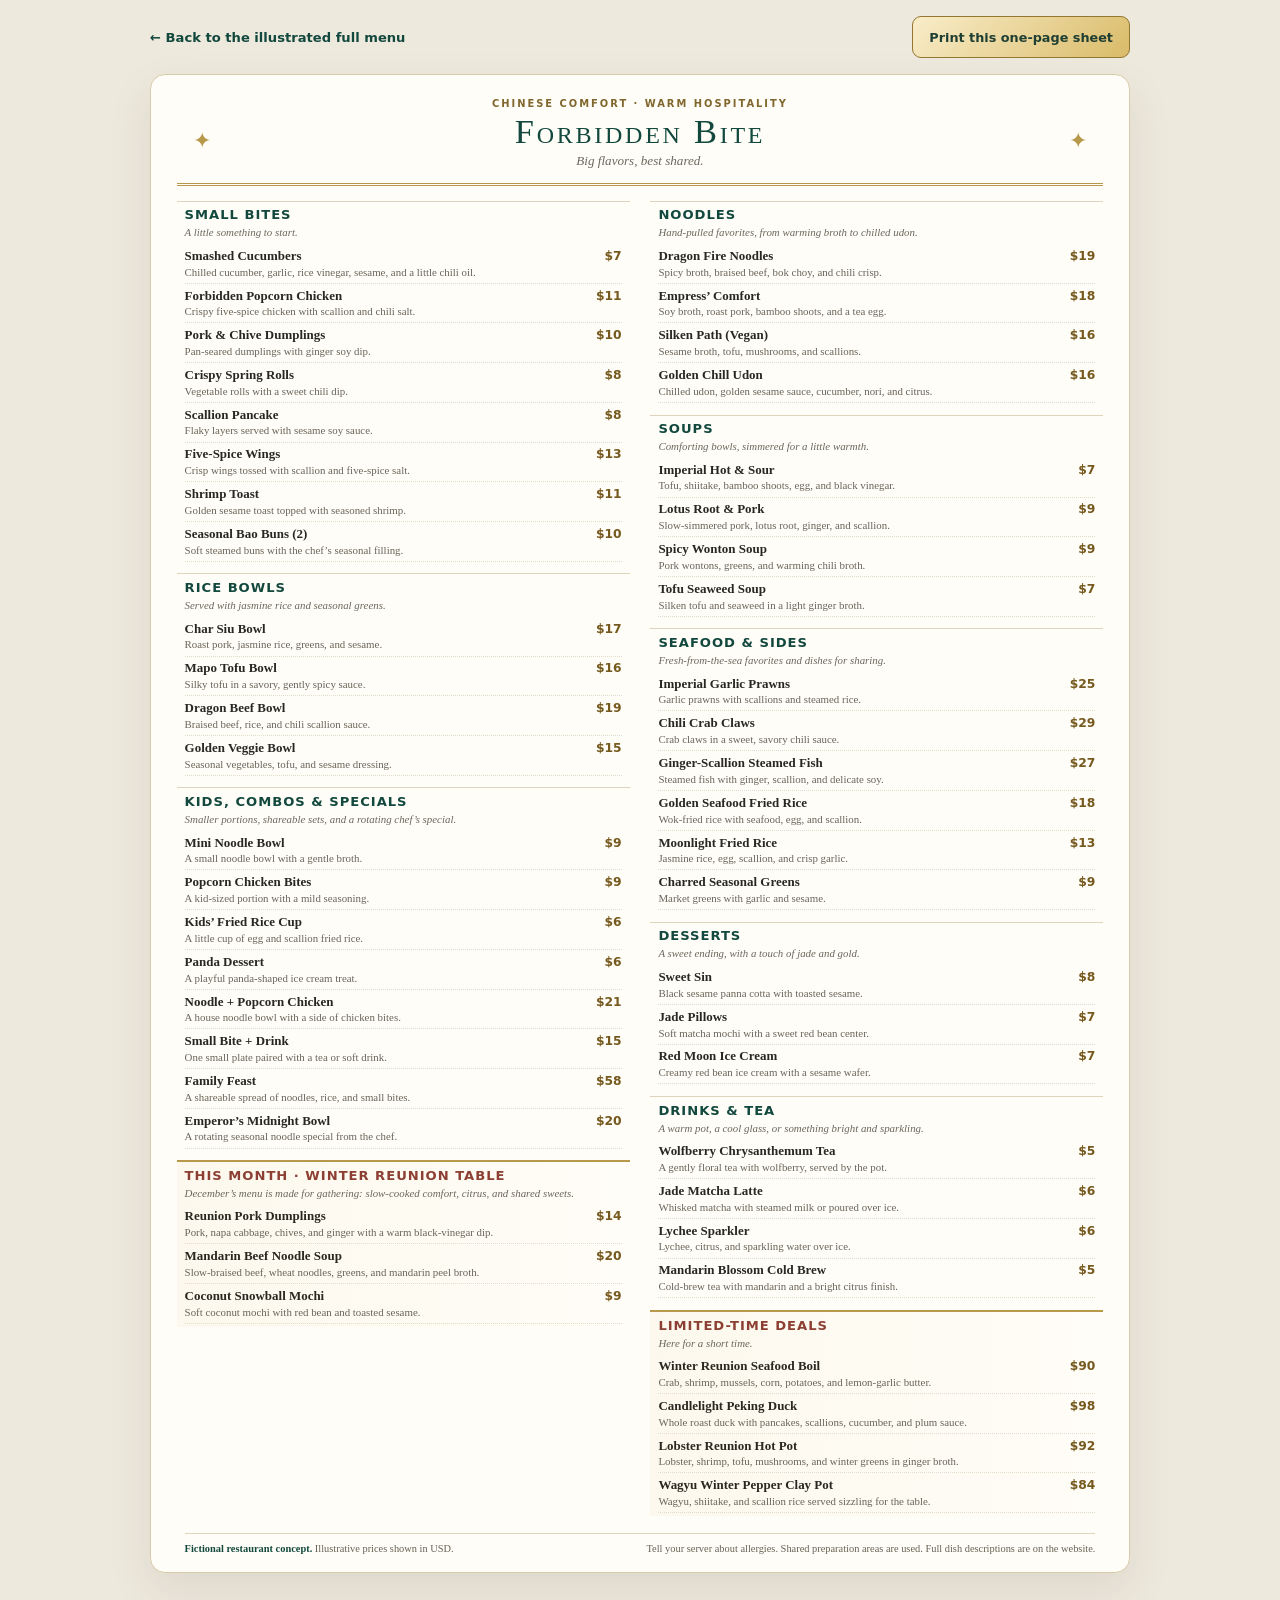
<file: projects/restaurant-menu-sheet.html>
<!doctype html>
<html lang="en">
<head>
  <meta charset="utf-8">
  <meta name="viewport" content="width=device-width, initial-scale=1">
  <meta name="theme-color" content="#0d5c4b">
  <title>One-Page Menu Sheet | Forbidden Bite</title>
  <meta name="description" content="A clean, one-page printable Forbidden Bite menu with current prices, monthly specials, and limited-time dishes.">
  <style>
    :root{color-scheme:light;--jade:#12483d;--green:#28724e;--gold:#b8984b;--ink:#27251f;--muted:#6b675d;--paper:#fffdf7;--line:#ded4bd}
    *{box-sizing:border-box}
    body{margin:0;background:#eee9dd;color:var(--ink);font:14px/1.4 Georgia,'Times New Roman',serif}
    .toolbar{display:flex;justify-content:space-between;align-items:center;gap:1rem;width:min(980px,calc(100% - 2rem));margin:1rem auto}
    .toolbar a{color:var(--jade);font:700 .82rem Inter,system-ui,sans-serif;text-decoration:none}
    .toolbar a:hover{text-decoration:underline}
    .toolbar button{min-height:42px;padding:.55rem 1rem;border:1px solid #93762f;border-radius:9px;background:linear-gradient(135deg,#f9edc9,#d9bb69);color:#203f33;font:800 .8rem Inter,system-ui,sans-serif;cursor:pointer}
    .sheet{width:min(980px,calc(100% - 2rem));margin:0 auto 2rem;padding:1.45rem 1.6rem 1rem;border:1px solid #d7cba9;border-radius:15px;background:var(--paper);box-shadow:0 18px 45px #312c1c18}
    .masthead{position:relative;padding:0 0 .8rem;border-bottom:3px double var(--gold);text-align:center}
    .masthead::before,.masthead::after{position:absolute;top:50%;color:var(--gold);font-size:1.4rem;transform:translateY(-50%)}
    .masthead::before{left:1rem;content:'✦'} .masthead::after{right:1rem;content:'✦'}
    .eyebrow{margin:0;color:#80672e;font:800 .62rem/1.3 Inter,system-ui,sans-serif;letter-spacing:.2em;text-transform:uppercase}
    h1{margin:.16rem 0;color:var(--jade);font:small-caps 2.15rem/1 Georgia,'Times New Roman',serif;letter-spacing:.08em}
    .tagline{margin:.25rem 0 0;color:var(--muted);font-size:.82rem;font-style:italic}
    .menu-columns{display:grid;grid-template-columns:1fr 1fr;gap:1.3rem;padding-top:.5rem}
    .menu-column{min-width:0}
    .menu-section{break-inside:avoid;margin:.4rem 0 .55rem;padding:.35rem .5rem .18rem;border-top:1px solid var(--line)}
    .section-heading{display:flex;justify-content:space-between;align-items:baseline;gap:.4rem;margin:0 0 .14rem;color:var(--jade);font:800 .82rem/1.2 Inter,system-ui,sans-serif;letter-spacing:.075em;text-transform:uppercase}
    .section-note{margin:0 0 .22rem;color:var(--muted);font-size:.68rem;font-style:italic}
    .menu-item{break-inside:avoid;padding:.18rem 0 .22rem;border-bottom:1px dotted #e3dccb}
    .item-top{display:flex;justify-content:space-between;align-items:baseline;gap:.5rem}
    .item-name{color:#292820;font-size:.81rem;font-weight:700}
    .item-price{flex:none;color:#76591e;font:750 .77rem Inter,system-ui,sans-serif;white-space:nowrap}
    .item-description{margin:.04rem 0 0;color:#69645a;font-size:.68rem;line-height:1.25}
    .menu-section.is-featured{border-top:2px solid var(--gold);background:linear-gradient(90deg,#f8f1df66,transparent);}
    .menu-section.is-featured .section-heading{color:#8c3f32}
    .footer{display:flex;justify-content:space-between;gap:1rem;margin:.5rem .5rem 0;padding-top:.5rem;border-top:1px solid var(--line);color:#686257;font-size:.65rem;line-height:1.35}
    .footer strong{color:var(--jade)}
    .loading{grid-column:1/-1;padding:2rem;text-align:center;color:var(--muted)}
    @media(max-width:620px){.toolbar{width:calc(100% - 1rem)}.sheet{width:calc(100% - 1rem);padding:1rem .65rem;border-radius:11px}.menu-columns{grid-template-columns:1fr;gap:0}.masthead::before{left:.2rem}.masthead::after{right:.2rem}h1{font-size:1.75rem}.footer{flex-direction:column;gap:.3rem}}
    @page{size:letter portrait;margin:.35in}
    @media print{
      body{background:#fff;font-size:9pt;print-color-adjust:exact;-webkit-print-color-adjust:exact}
      .toolbar{display:none!important}
      .sheet{width:100%;margin:0;padding:.08in .1in .02in;border:0;border-radius:0;box-shadow:none}
      .masthead{padding:0 0 .1in}
      .masthead::before,.masthead::after{font-size:12pt}
      .eyebrow{font-size:6.5pt}
      h1{margin:.06in 0;font-size:23pt}
      .tagline{margin:0;font-size:8pt}
      .menu-columns{grid-template-columns:1fr 1fr;gap:.2in;padding-top:.04in}
      .menu-section{margin:.06in 0 .09in;padding:.03in .05in .01in}
      .section-heading{margin-bottom:.015in;font-size:8pt}
      .section-note{margin-bottom:.025in;font-size:6.5pt}
      .menu-item{padding:.025in 0 .035in}
      .item-name{font-size:7.3pt}
      .item-price{font-size:7pt}
      .item-description{margin-top:.01in;font-size:6.35pt;line-height:1.15}
      .footer{margin:.06in .05in 0;padding-top:.06in;font-size:6.3pt}
    }
  </style>
</head>
<body>
  <nav class="toolbar" aria-label="Menu sheet actions"><a href="/projects/restaurant-full-menu.html">← Back to the illustrated full menu</a><button type="button" onclick="window.print()">Print this one-page sheet</button></nav>
  <main class="sheet">
    <header class="masthead"><p class="eyebrow">Chinese comfort · warm hospitality</p><h1>Forbidden Bite</h1><p class="tagline">Big flavors, best shared.</p></header>
    <div class="menu-columns" id="menu-columns" aria-live="polite"><p class="loading">Loading the current menu…</p></div>
    <footer class="footer"><span><strong>Fictional restaurant concept.</strong> Illustrative prices shown in USD.</span><span>Tell your server about allergies. Shared preparation areas are used. Full dish descriptions are on the website.</span></footer>
  </main>
  <script src="/assets/forbidden_bite/monthly-menu.js?v=2"></script>
  <script>
    (async()=>{
      const host=document.getElementById('menu-columns');
      const money=value=>`$${Number(value).toFixed(Number(value)%1?2:0)}`;
      const sectionNode=section=>{
        const node=document.createElement('section');node.className='menu-section'+(section.featured?' is-featured':'');
        const heading=document.createElement('h2');heading.className='section-heading';heading.textContent=section.name;node.append(heading);
        if(section.description){const note=document.createElement('p');note.className='section-note';note.textContent=section.description;node.append(note)}
        for(const dish of section.items){const item=document.createElement('article');item.className='menu-item';const top=document.createElement('div');top.className='item-top';const name=document.createElement('span');name.className='item-name';name.textContent=dish.name;const price=document.createElement('span');price.className='item-price';price.textContent=money(dish.price);top.append(name,price);item.append(top);if(dish.description){const description=document.createElement('p');description.className='item-description';description.textContent=dish.description;item.append(description)}node.append(item)}return node;
      };
      try{
        const response=await fetch('/assets/forbidden_bite/menu.json');if(!response.ok)throw Error('Menu unavailable');const menu=await response.json();
        const rotating=window.ForbiddenBiteMonthlyMenu?.current();const sections=menu.sections.filter(section=>section.name!=='Limited-Time Deals');
        if(rotating?.monthlySpecialties?.length)sections.push({name:`This Month · ${rotating.title}`,description:rotating.intro,items:rotating.monthlySpecialties,featured:true});
        if(rotating?.limitedTimeDeals?.length)sections.push({name:'Limited-Time Deals',description:'Here for a short time.',items:rotating.limitedTimeDeals,featured:true});
        const columns=[document.createElement('div'),document.createElement('div')];columns.forEach(column=>column.className='menu-column');const weight=[0,0];
        for(const section of sections){const index=weight[0]<=weight[1]?0:1;columns[index].append(sectionNode(section));weight[index]+=section.items.length+1.5}
        host.replaceChildren(...columns);
      }catch{host.innerHTML='<p class="loading">The menu could not load. Please return to the full menu and try again.</p>'}
    })();
  </script>
  <script>if('serviceWorker' in navigator){window.addEventListener('load',()=>navigator.serviceWorker.register('/service-worker.js?v=72').catch(()=>{}));}</script>
</body>
</html>
</file>
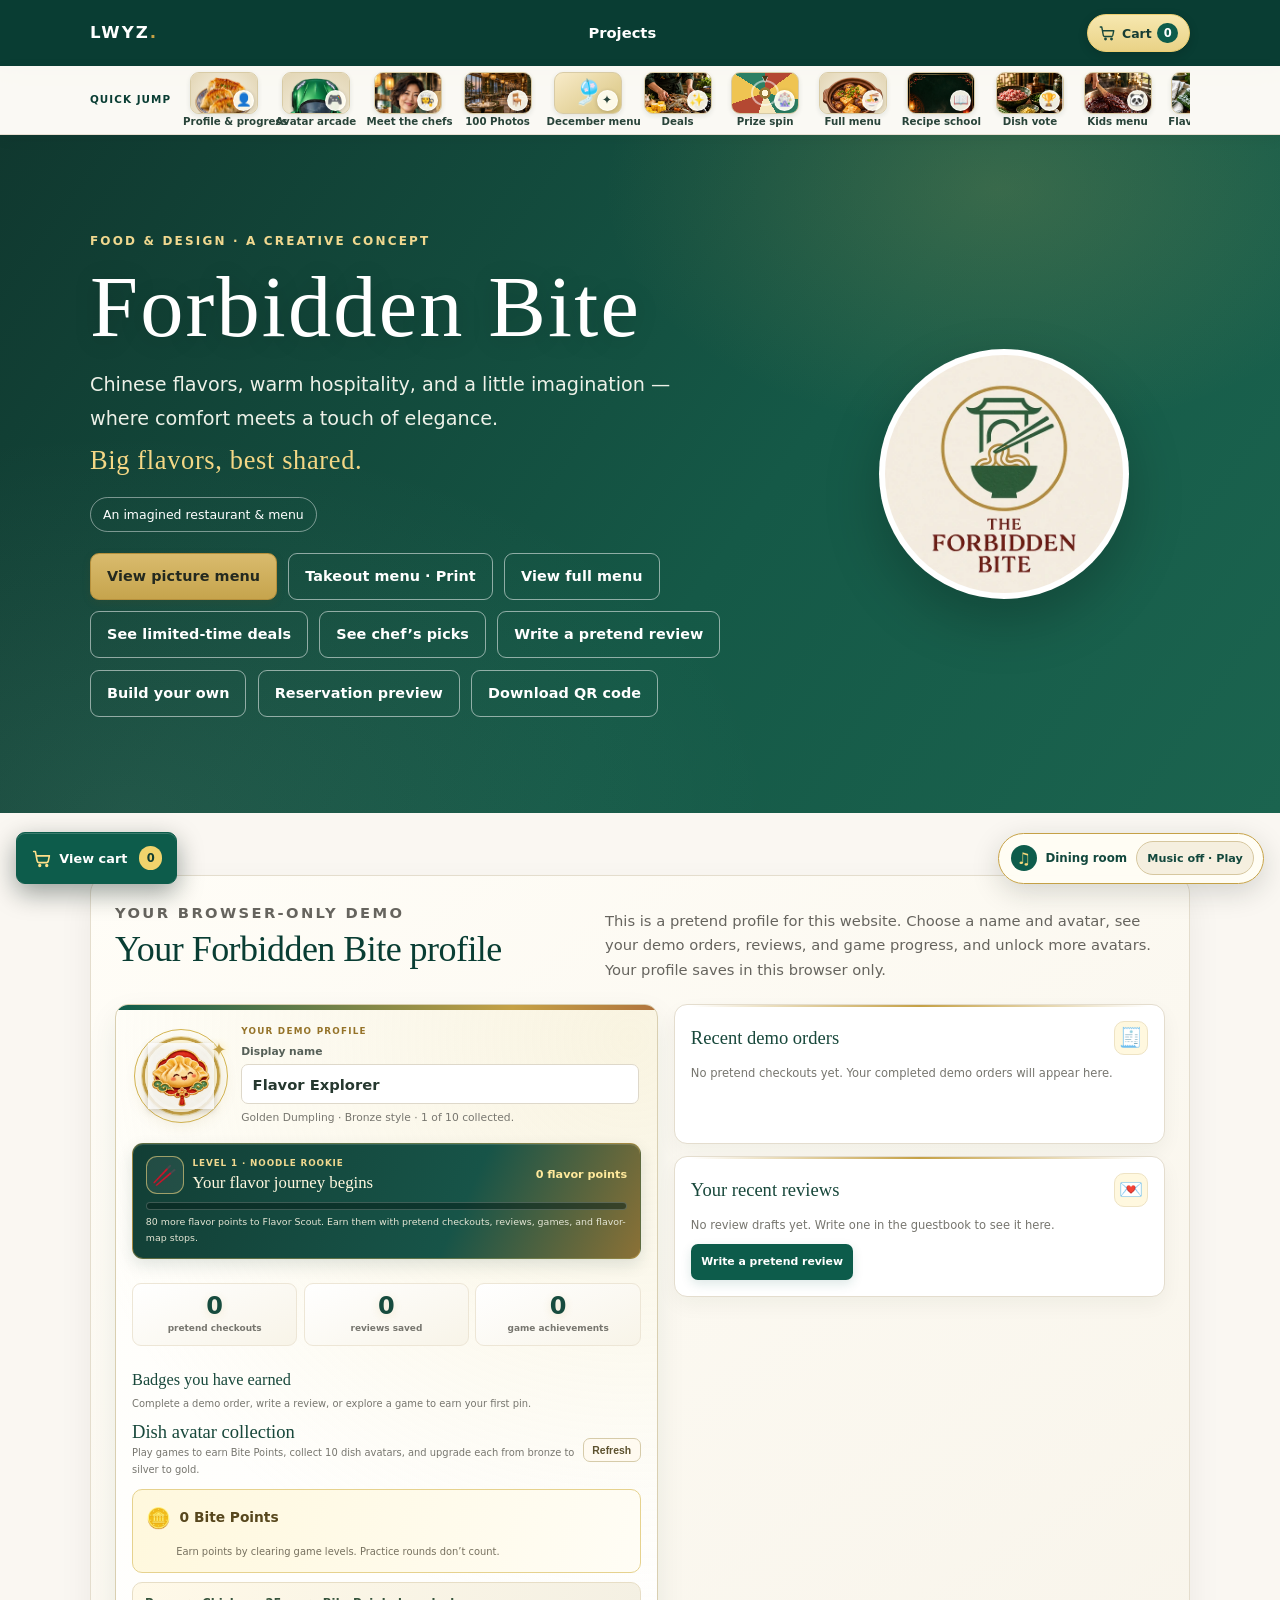
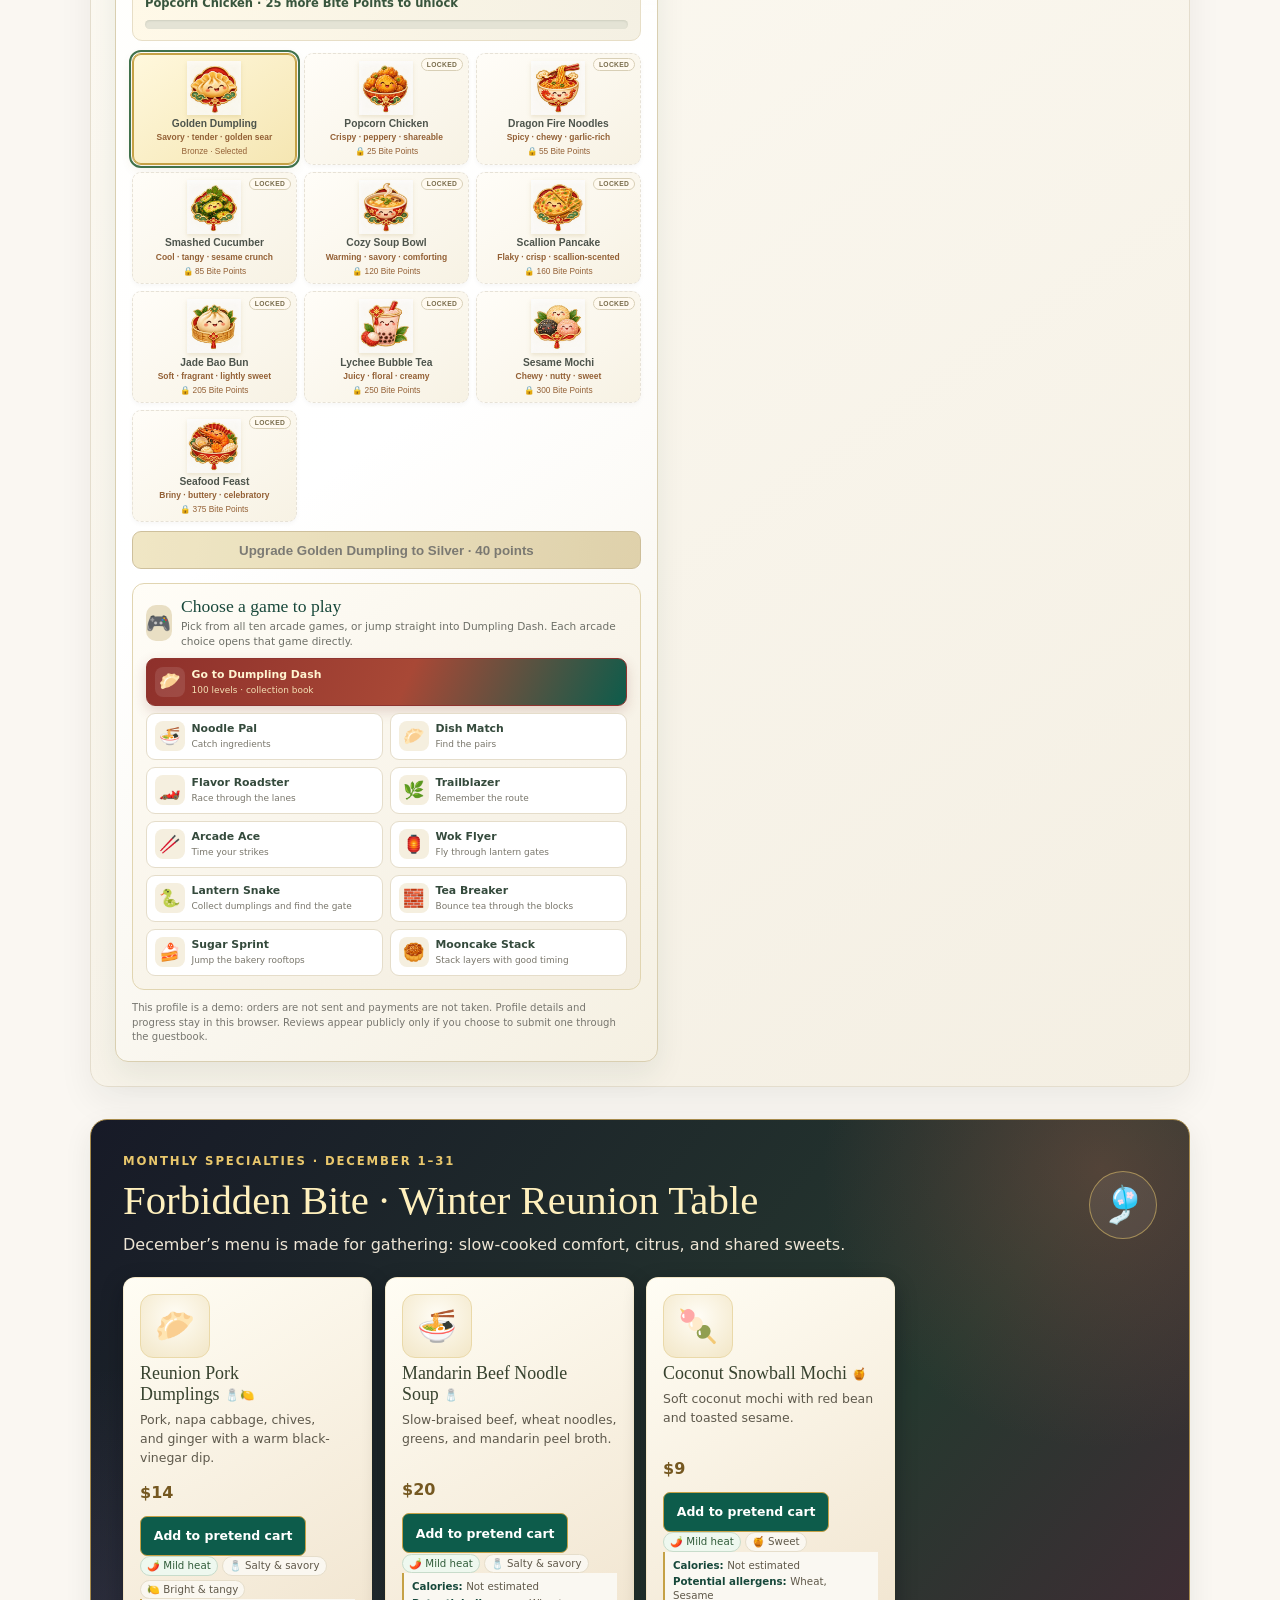
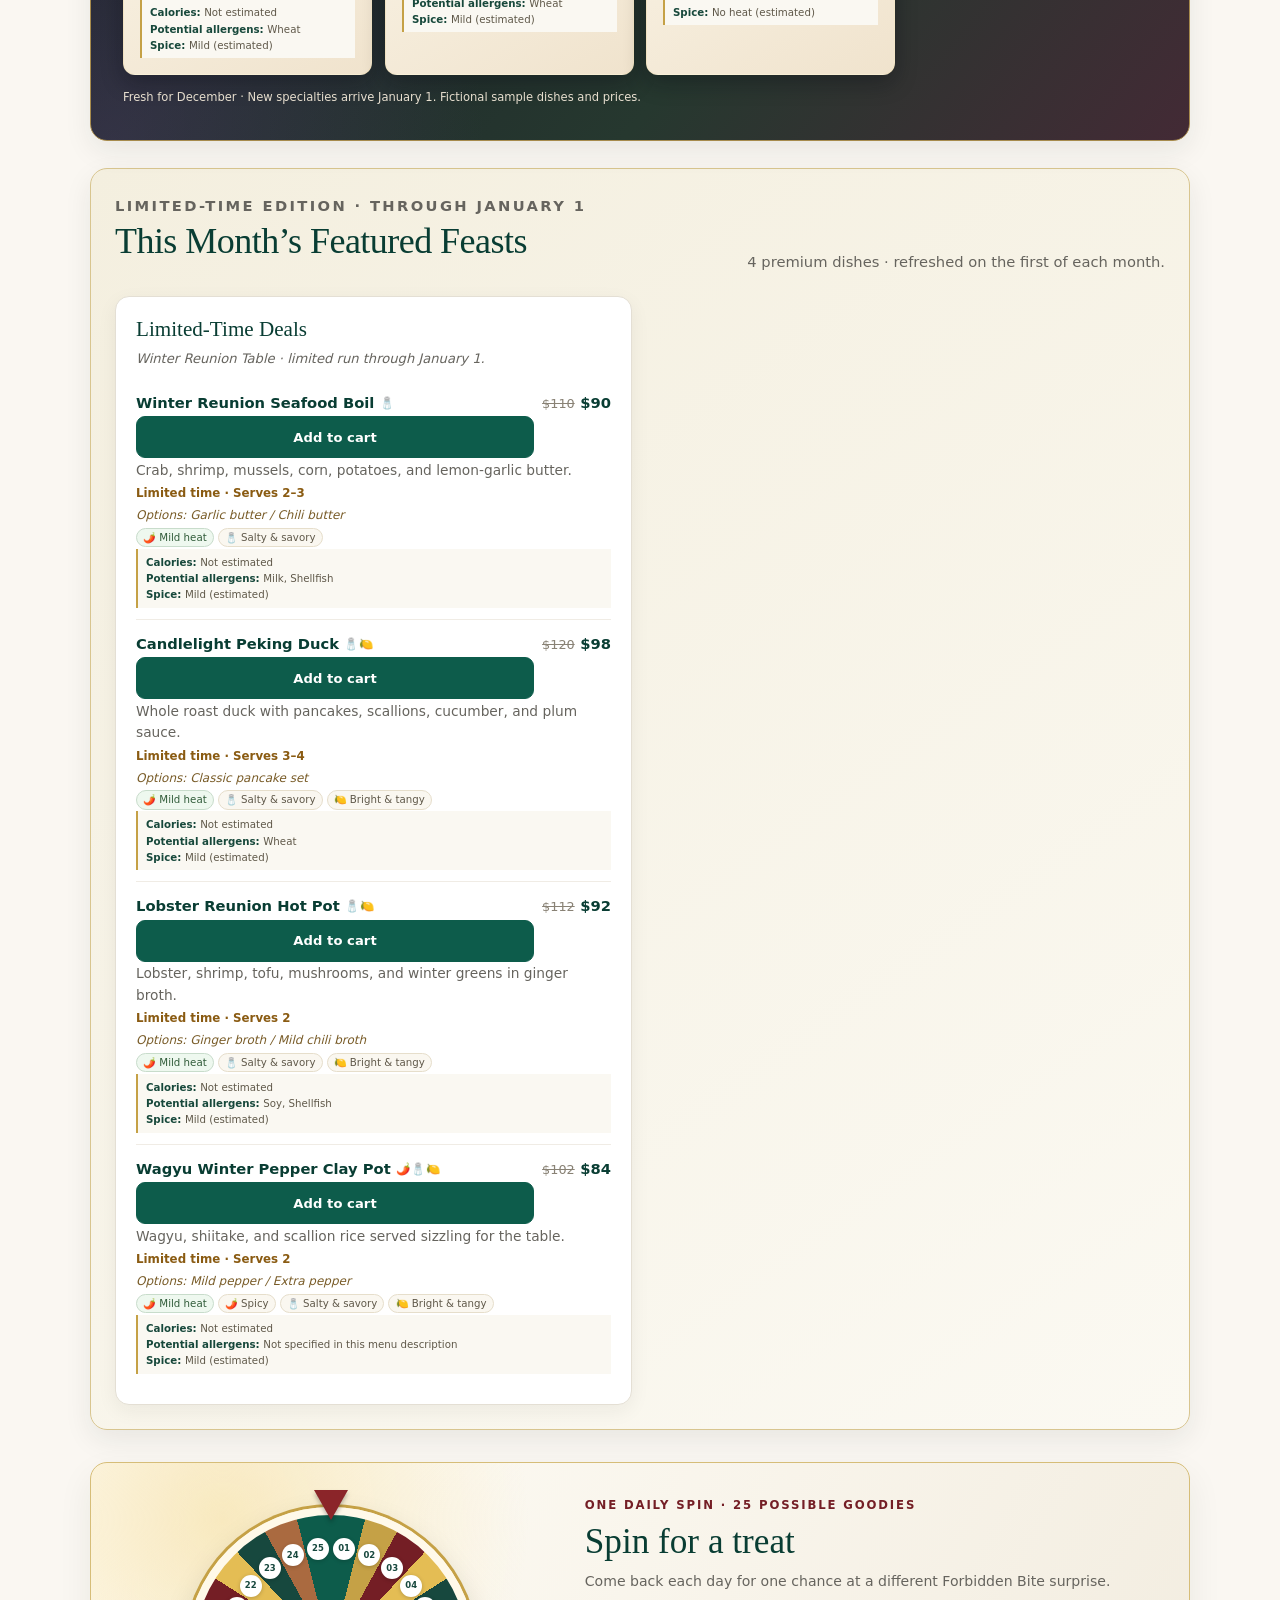
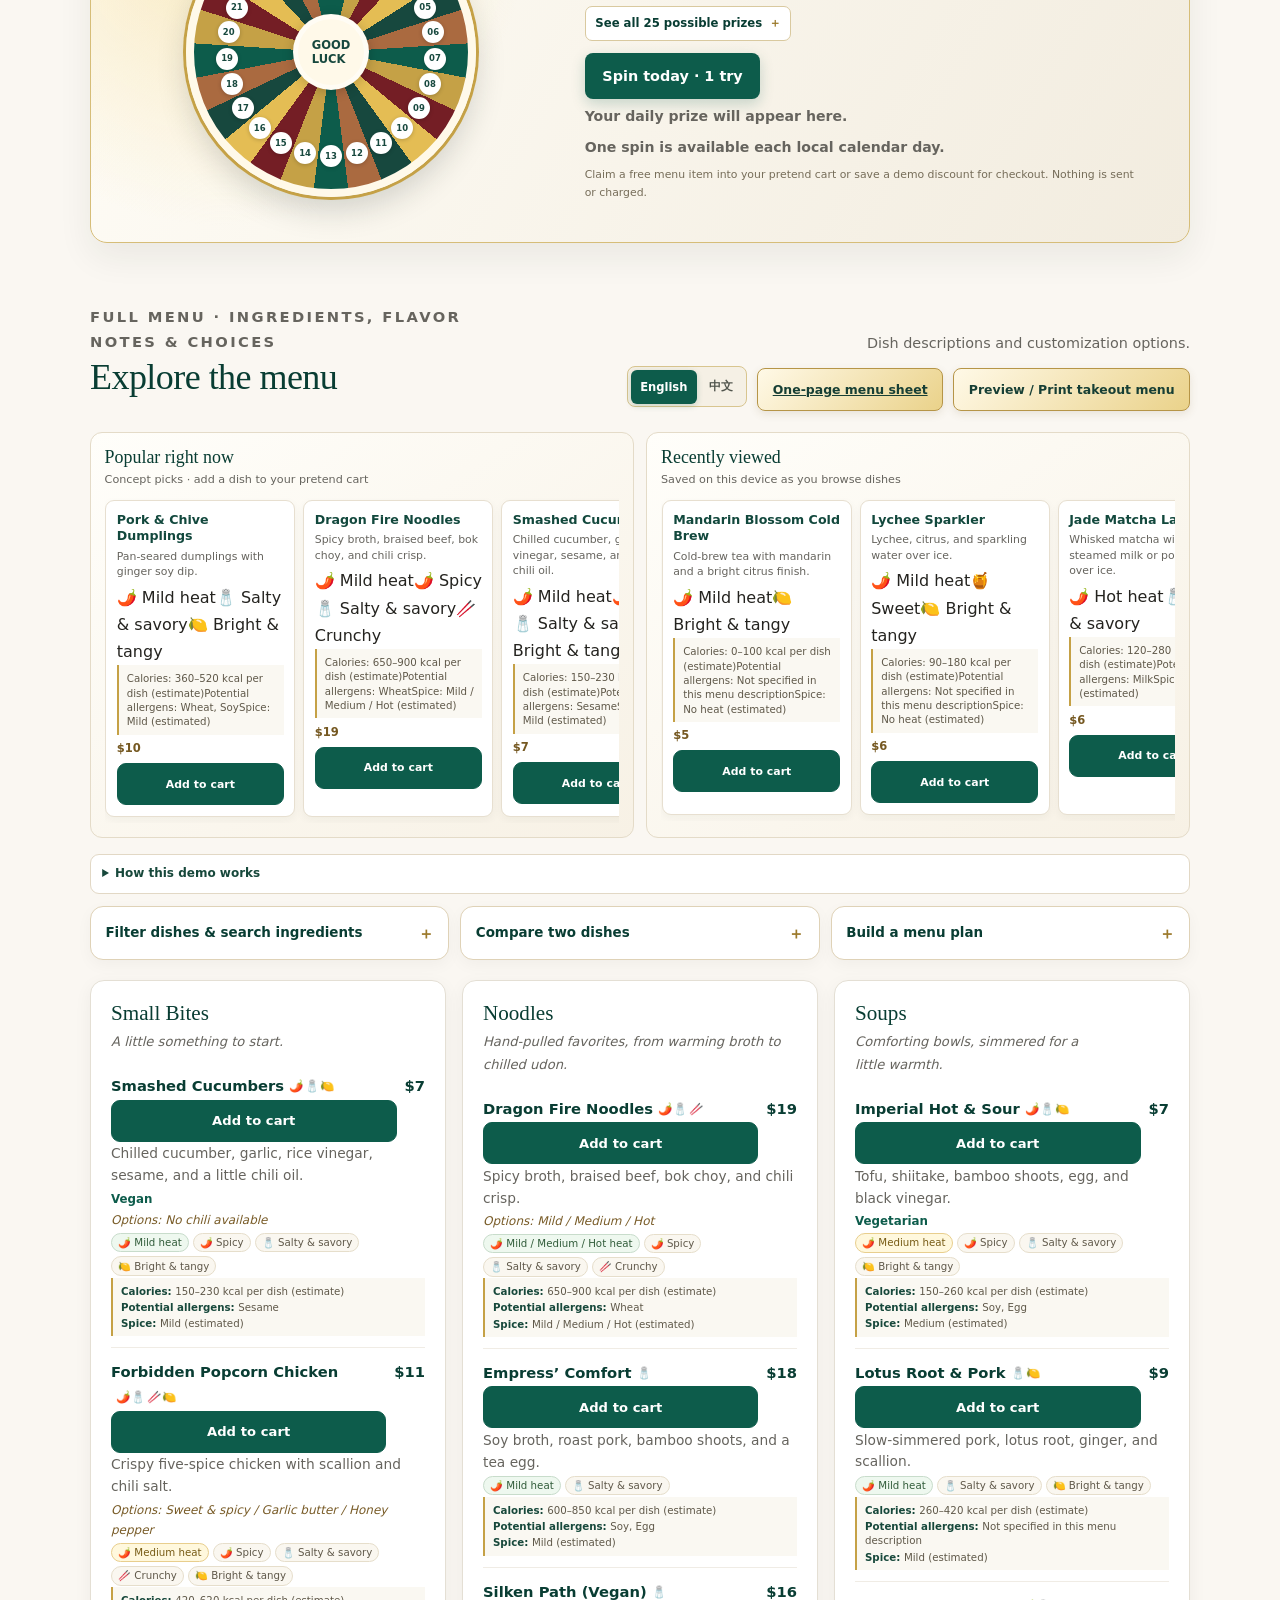
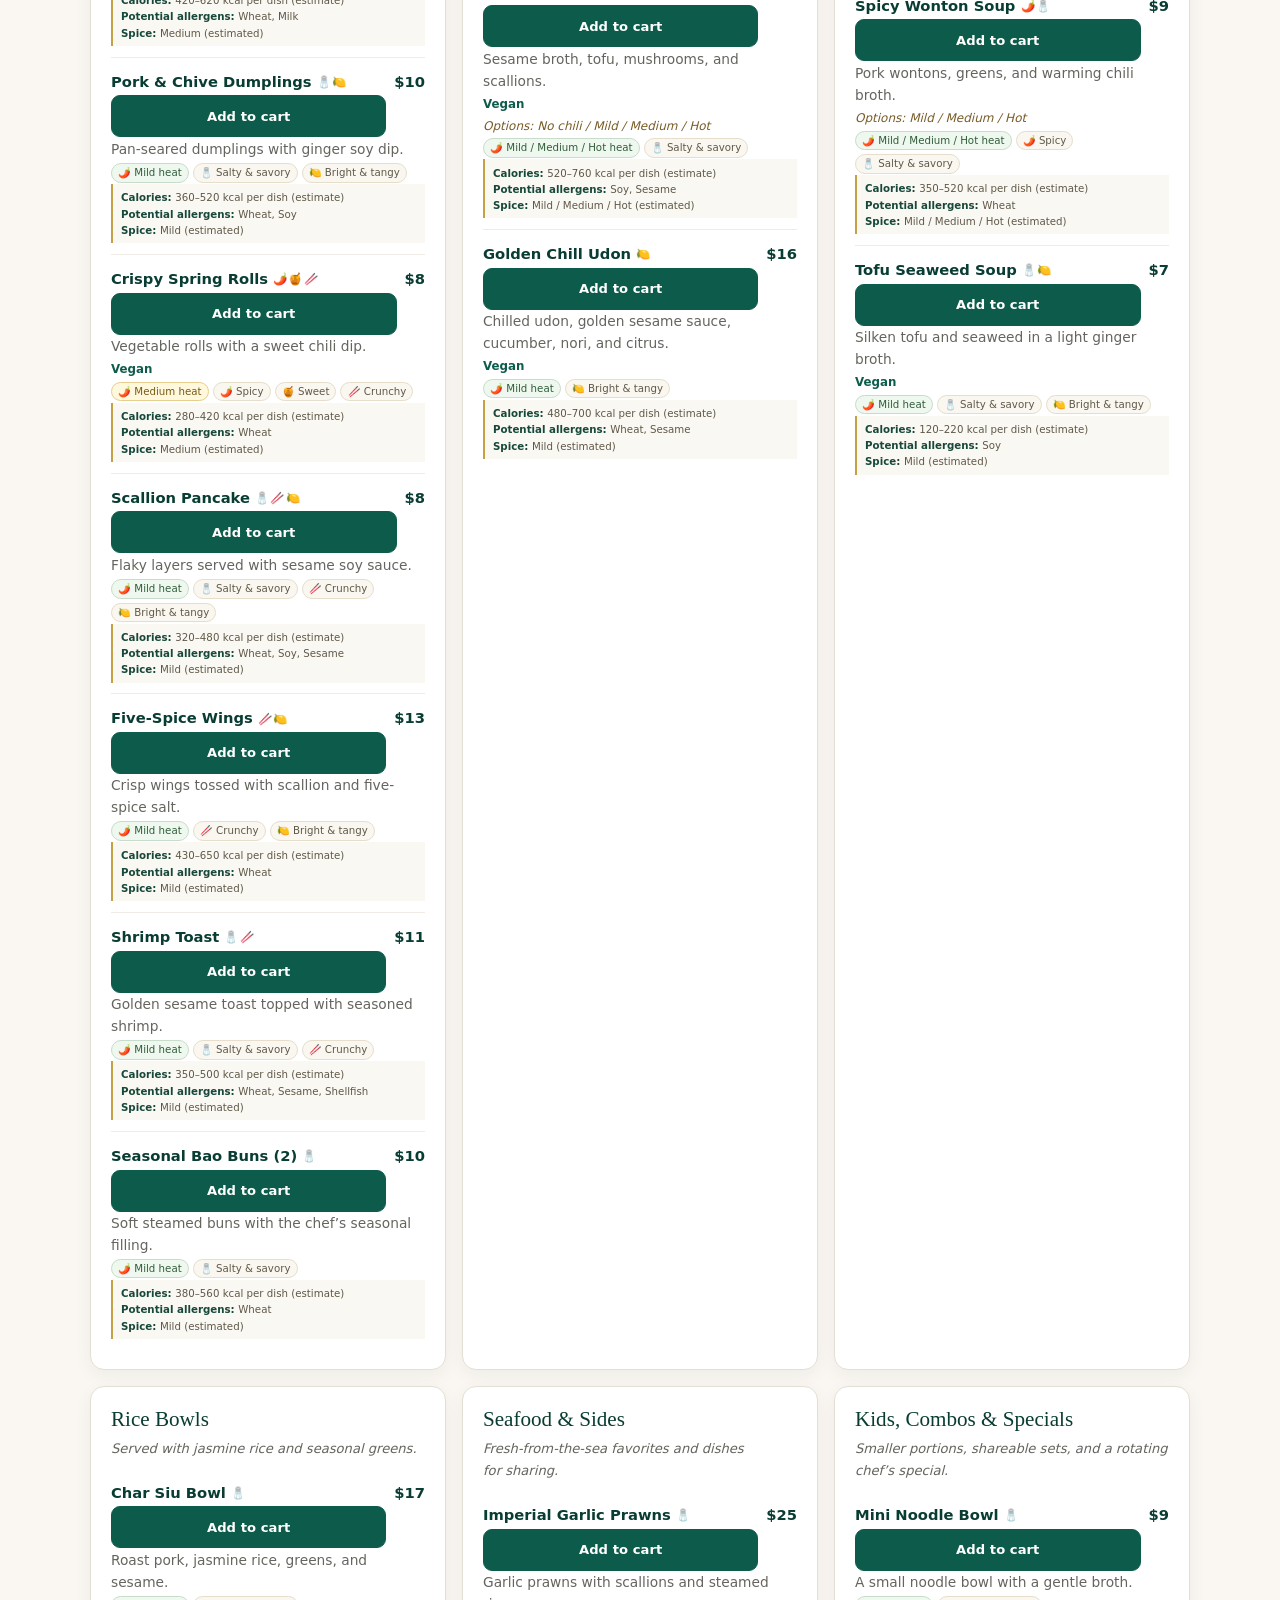
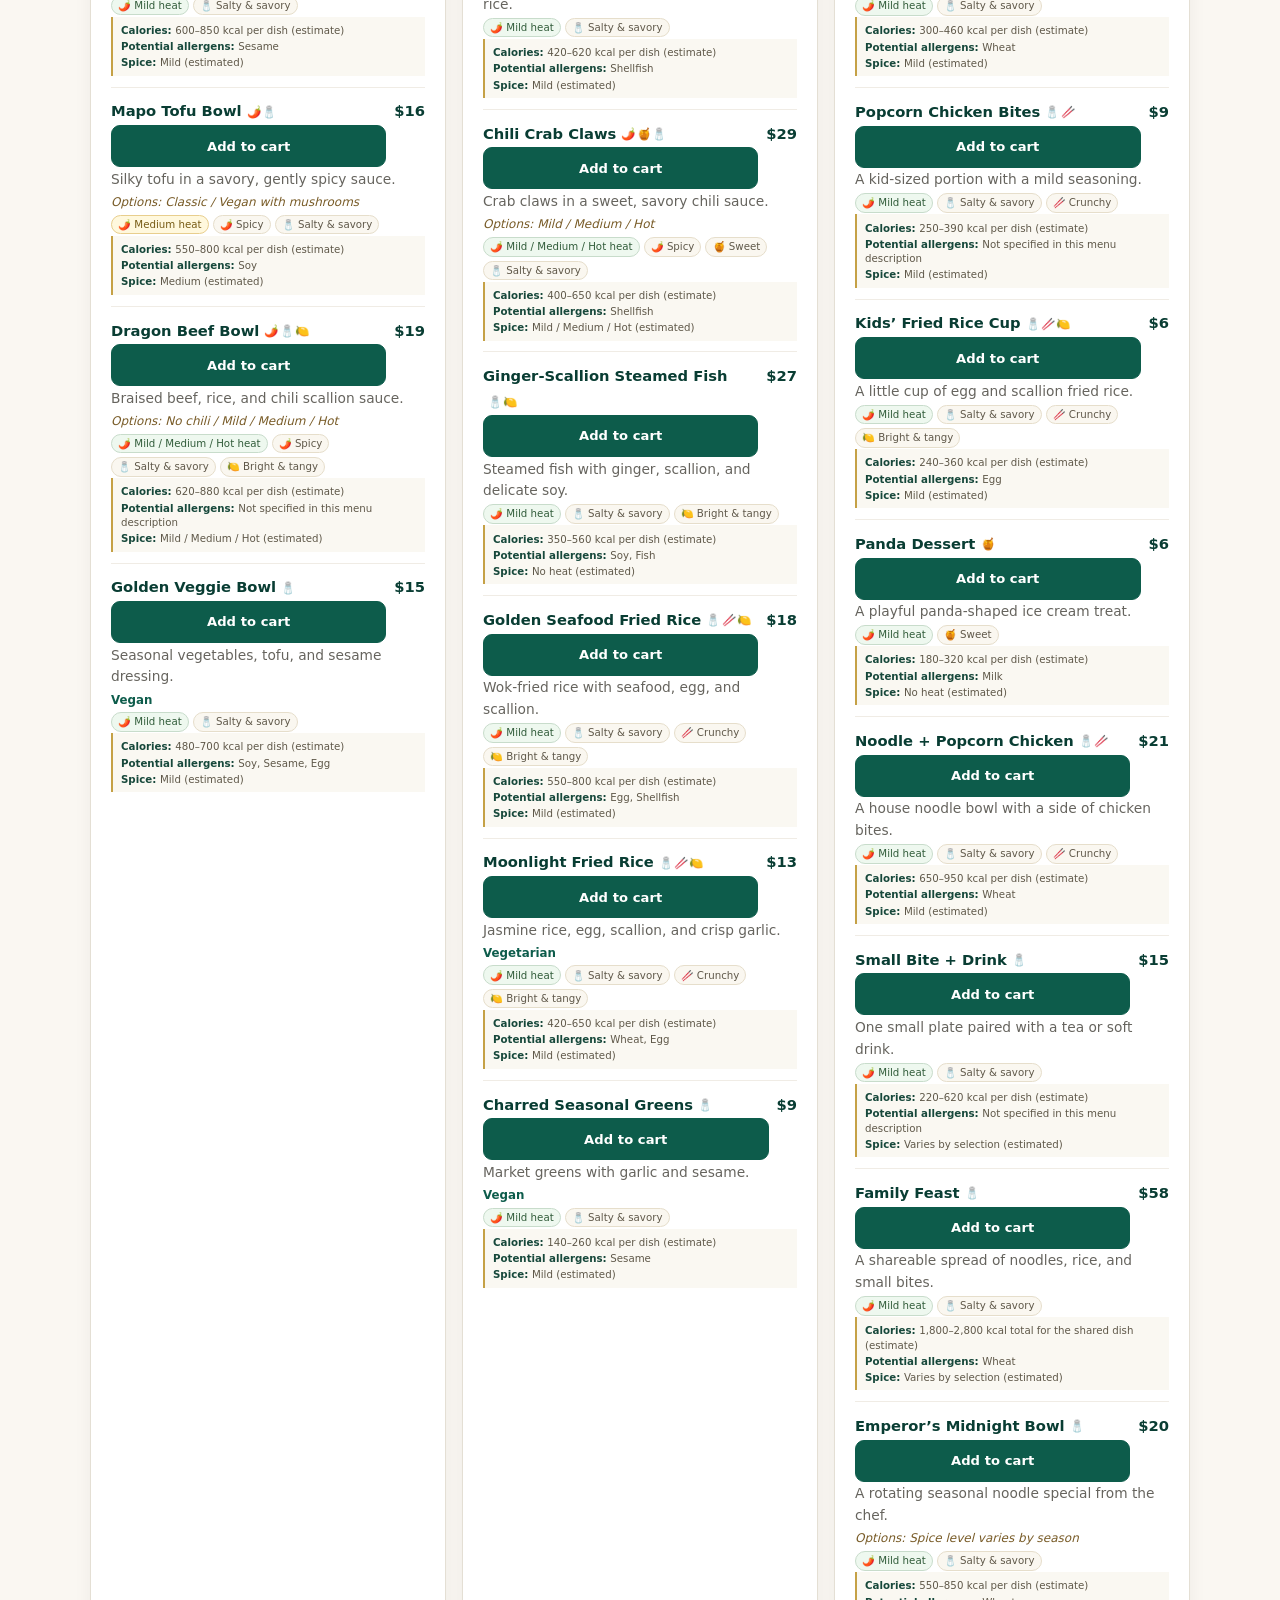
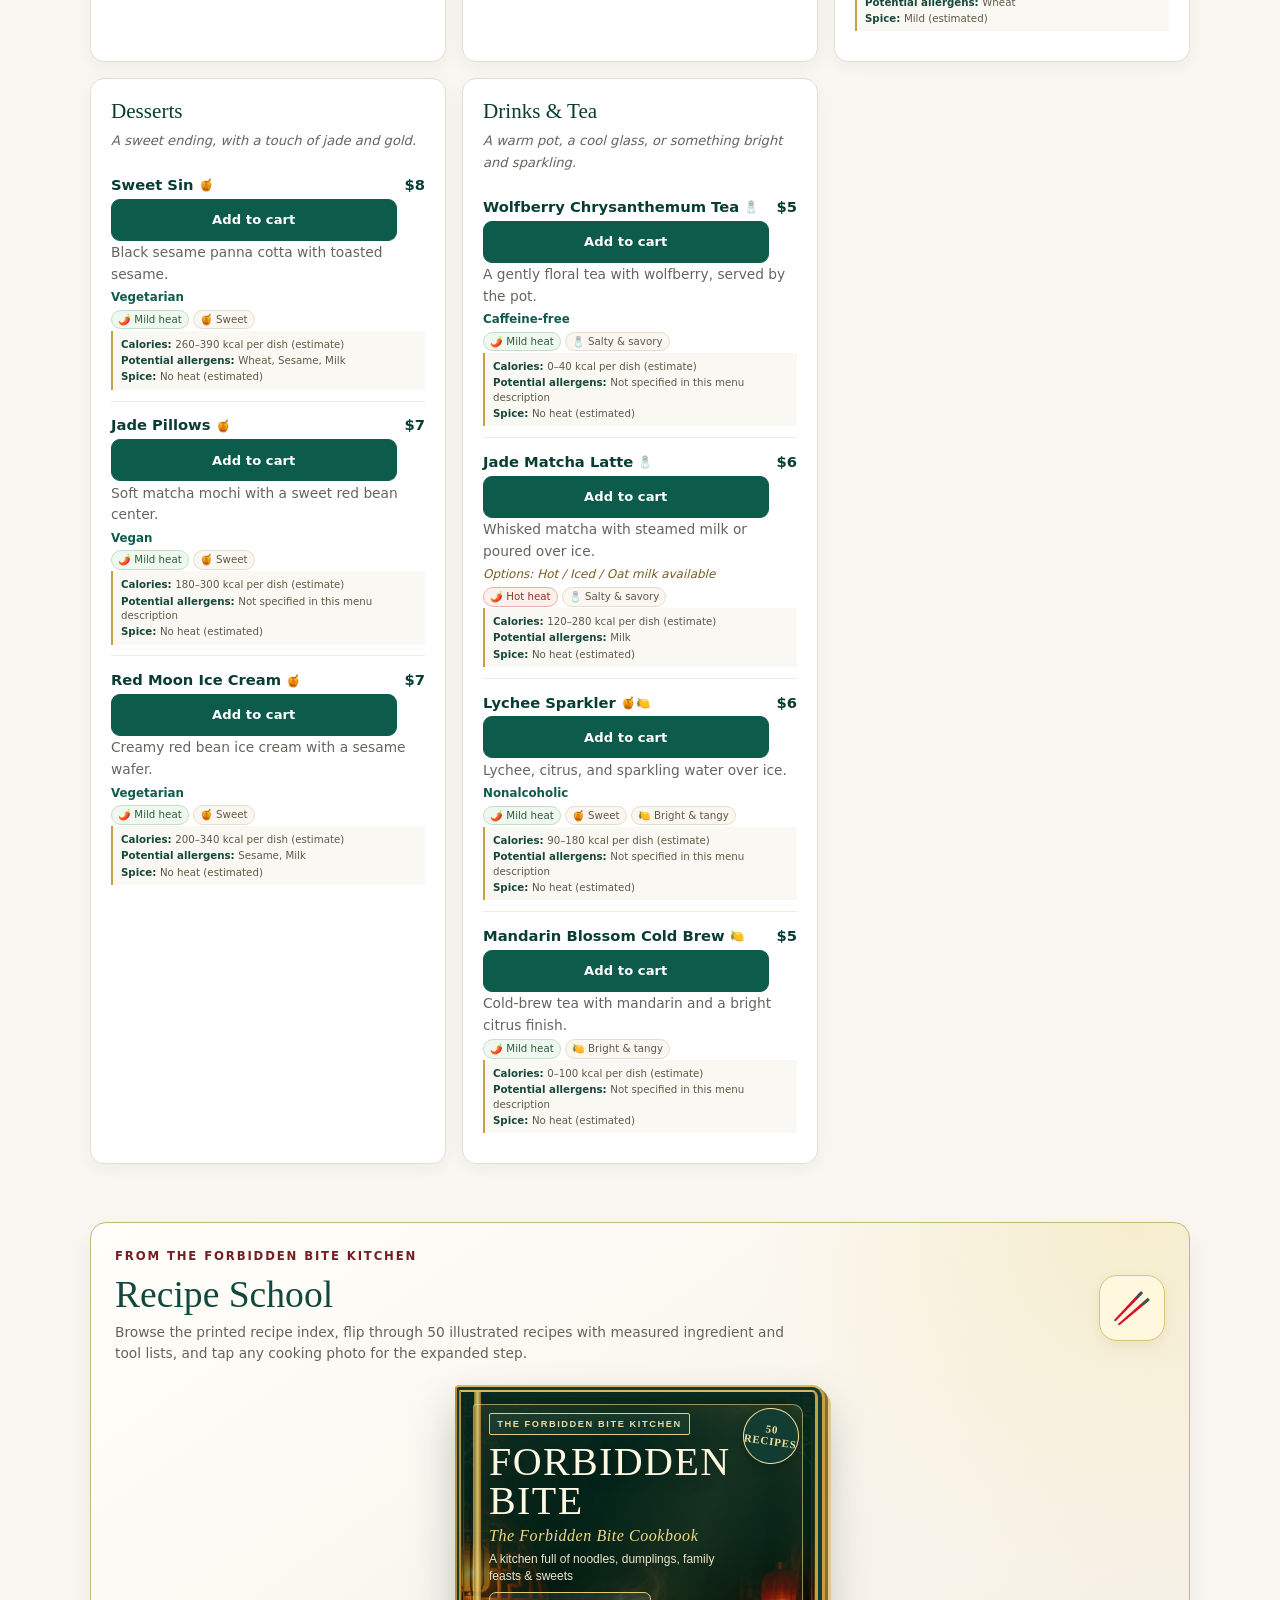
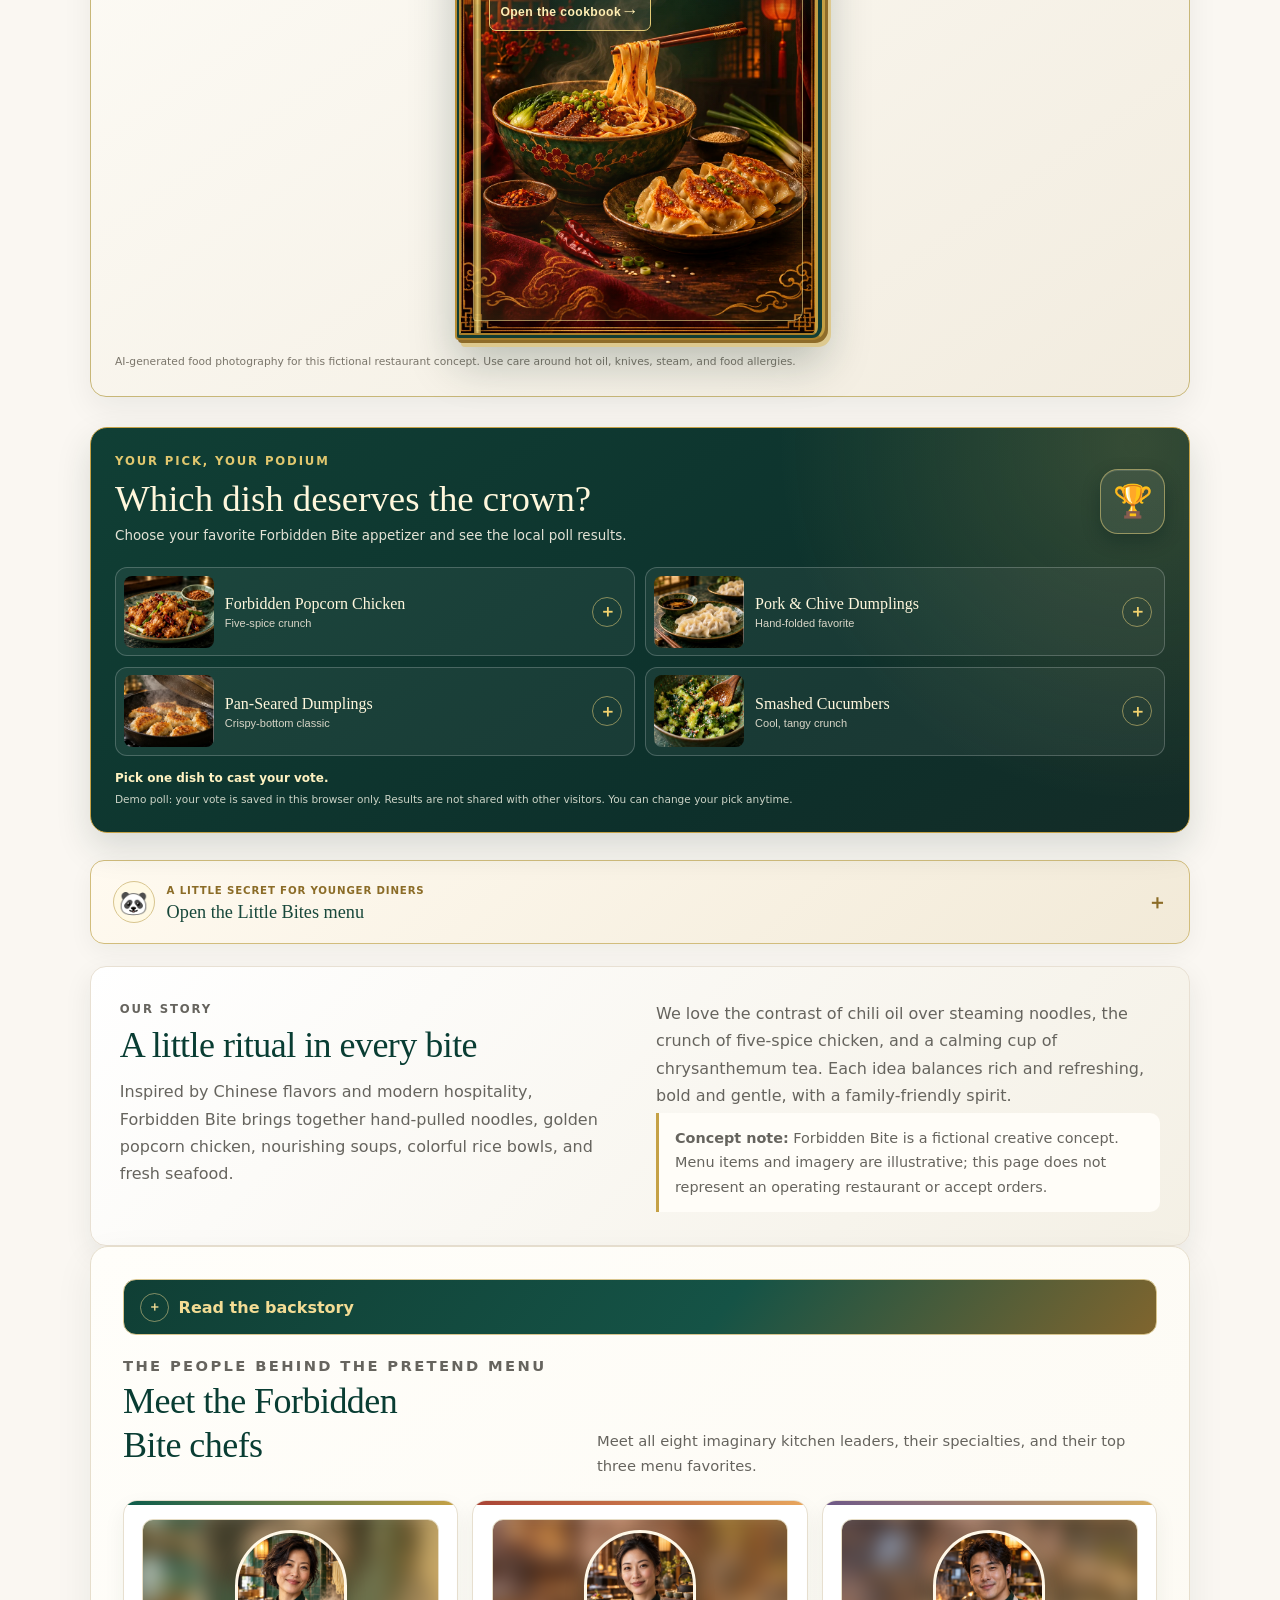
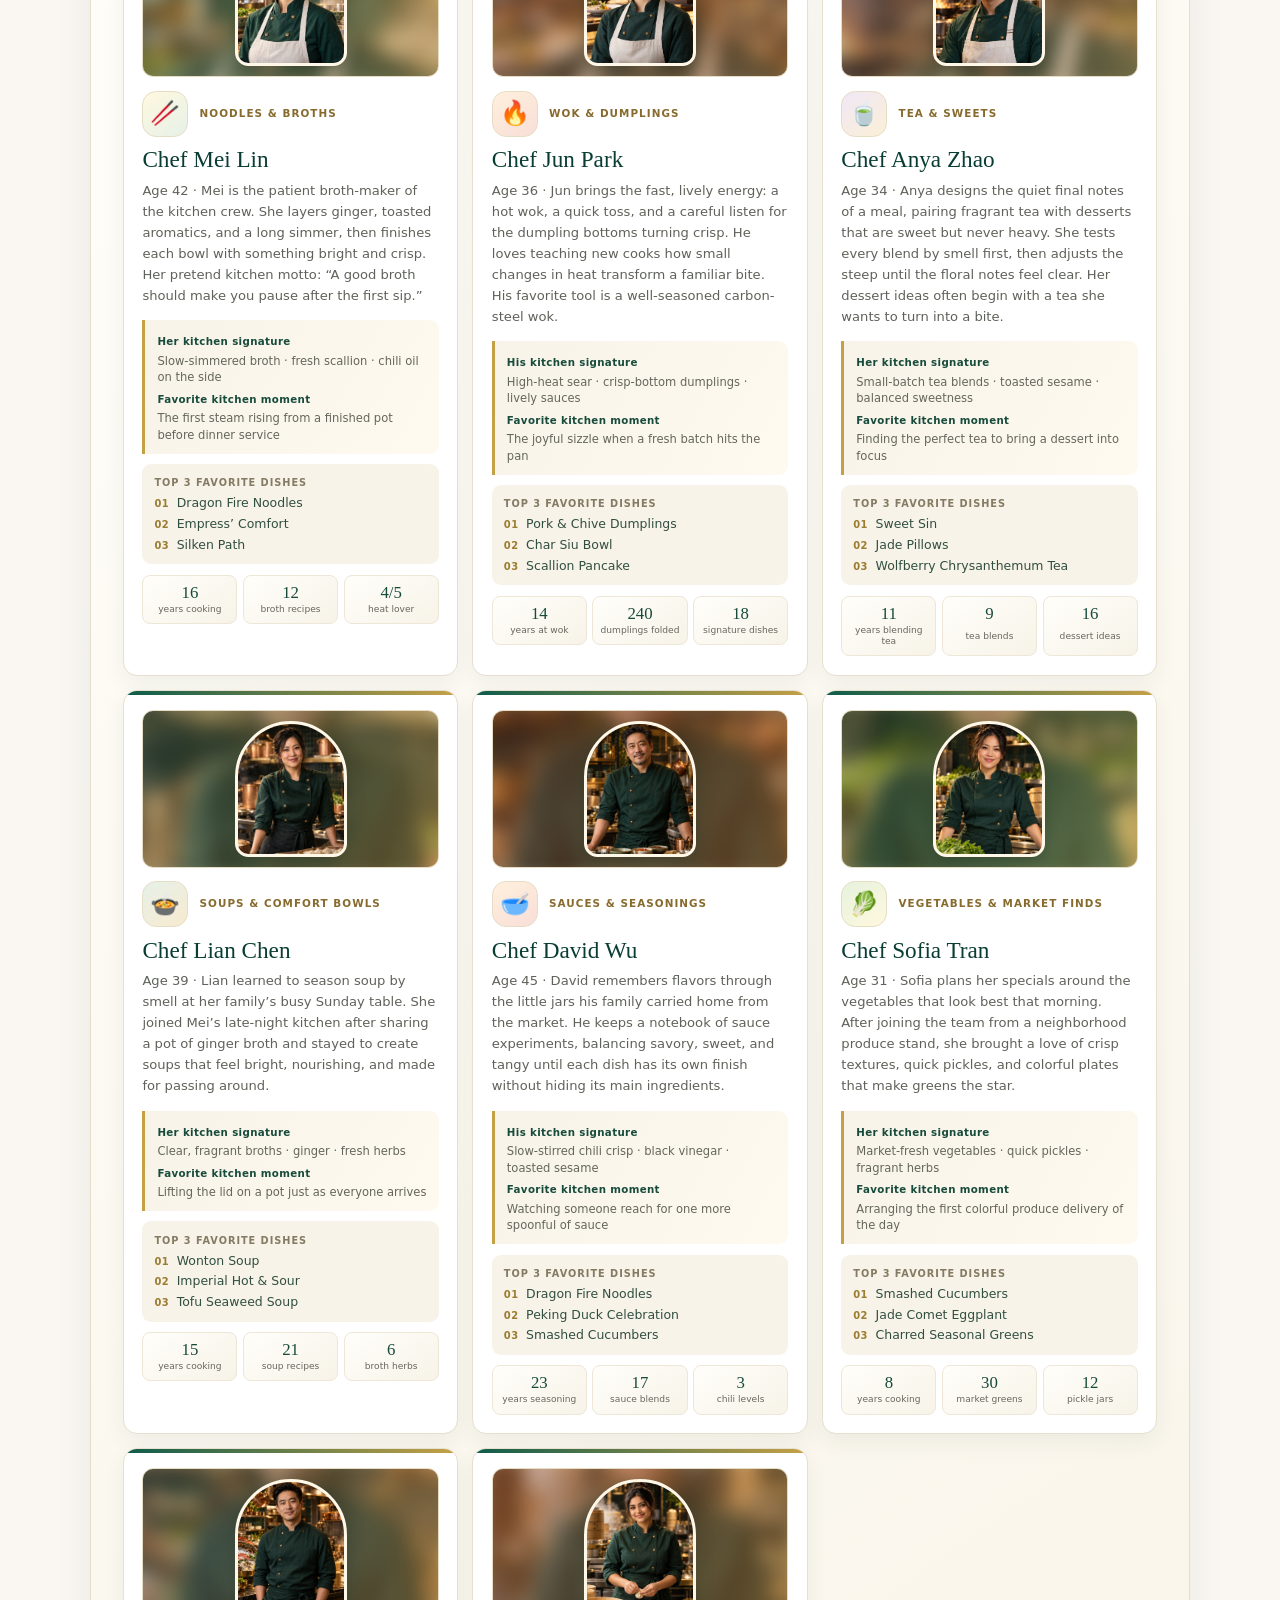
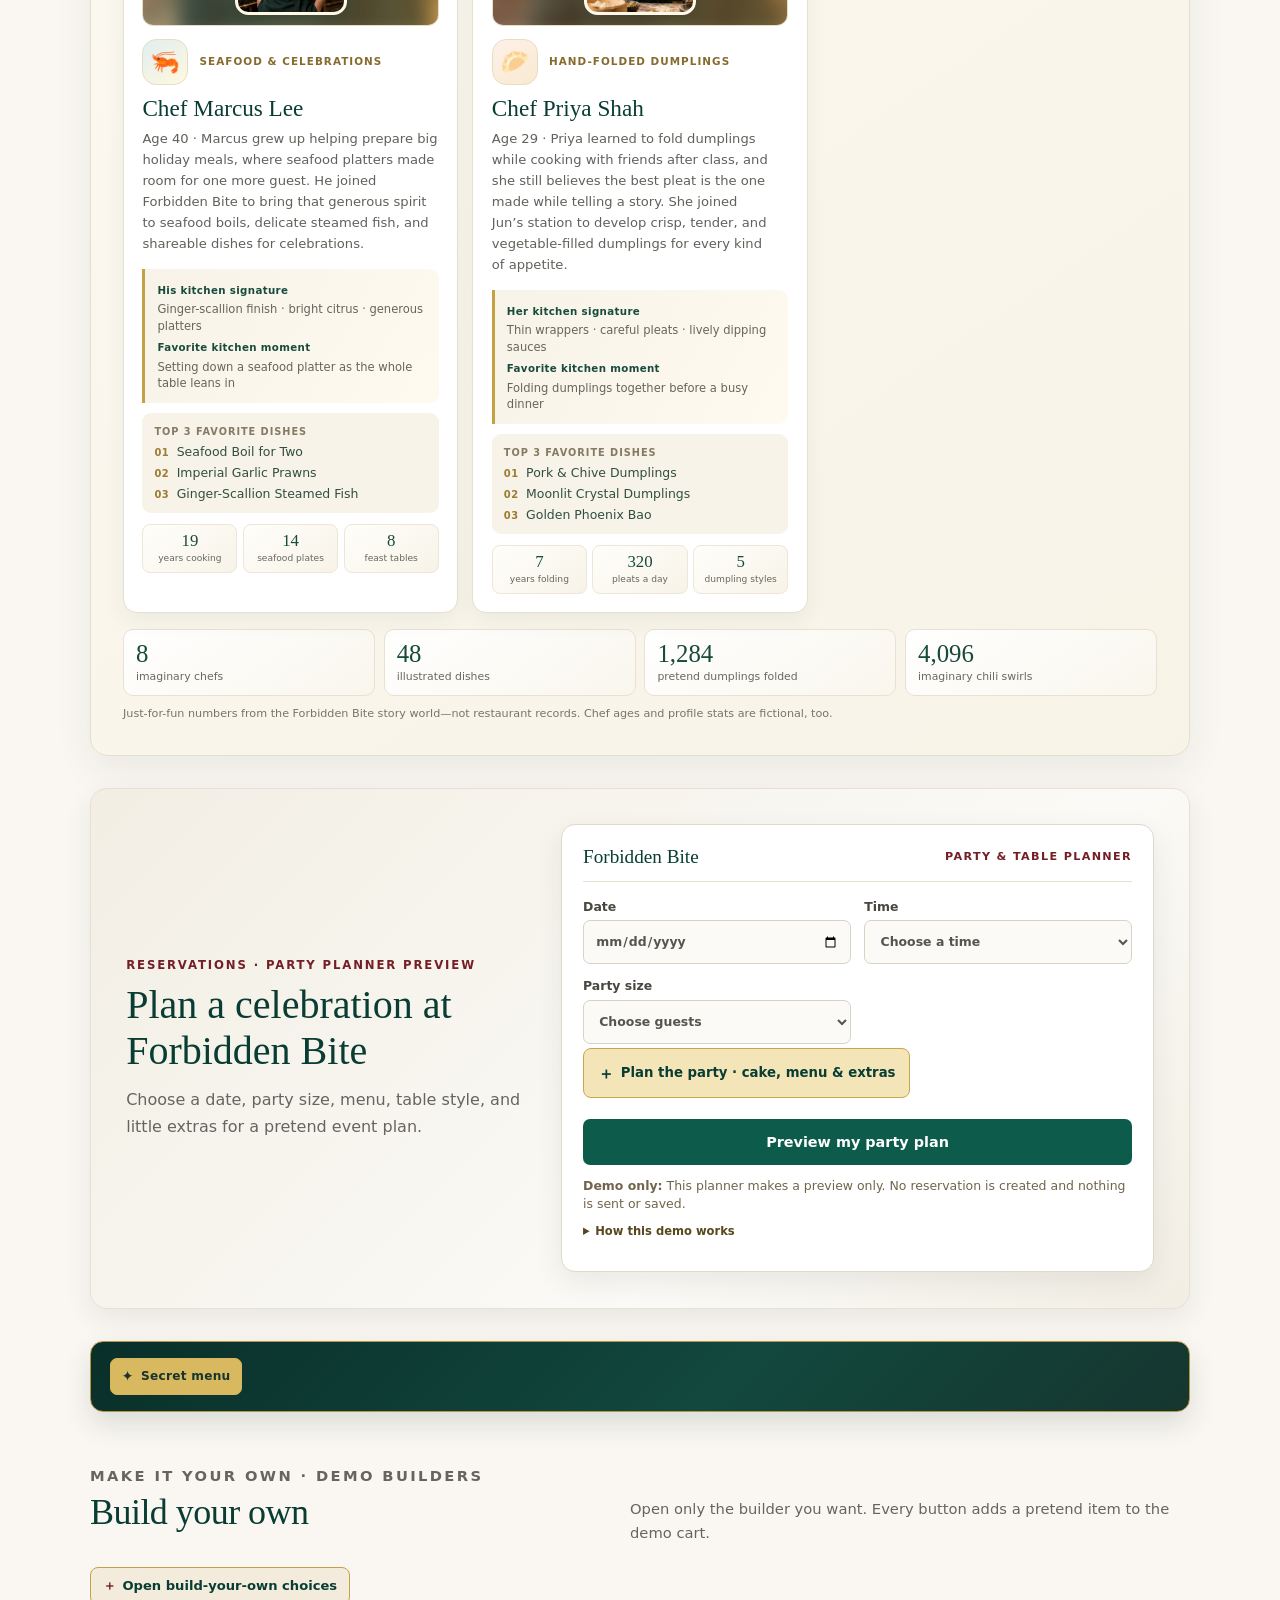
<file: projects/restaurant.html>
<!doctype html>
<html lang="en">
<head>
  <meta charset="utf-8">
  <meta name="viewport" content="width=device-width, initial-scale=1">
  <meta name="theme-color" content="#0d5c4b">
  <title>Forbidden Bite | A Restaurant &amp; Menu Concept</title>
  <meta name="description" content="Explore Forbidden Bite, a playful Chinese-inspired restaurant concept with noodles, rice bowls, seafood, snacks, and sweet endings.">
  <link rel="canonical" href="https://www.lwyz.org/projects/restaurant.html">
  <meta property="og:title" content="Forbidden Bite | A Restaurant &amp; Menu Concept">
  <meta property="og:description" content="Chinese flavors, warm hospitality, and a little imagination, served with a touch of elegance.">
  <meta property="og:type" content="website">
  <meta property="og:url" content="https://www.lwyz.org/projects/restaurant.html">
  <link rel="stylesheet" href="/assets/forbidden_bite/order.css?v=checkout-17">
  <link rel="stylesheet" href="/assets/forbidden_bite/fun.css?v=fun-19">
  <link rel="stylesheet" href="/assets/forbidden_bite/game-collection.css?v=1">
  <style>
    :root{color-scheme:light;--jade:#0d5c4b;--jade-dark:#093d33;--gold:#c5a146;--wine:#741e25;--paper:#faf7f2;--ink:#24231f;--muted:#66645e;--line:#e8e0d3;--white:#fff;--shadow:0 12px 32px #17251b12}
    *{box-sizing:border-box}
    html{scroll-behavior:smooth;scroll-padding-top:1rem}
    body{margin:0;background:var(--paper);color:var(--ink);font:400 16px/1.7 Inter,system-ui,sans-serif}
    a{color:var(--jade-dark)}a:focus-visible{outline:3px solid var(--gold);outline-offset:3px;border-radius:4px}
    .skip{position:absolute;top:-4rem;left:1rem;z-index:5;background:#fff;padding:.7rem 1rem}.skip:focus{top:1rem}
    .topbar{background:var(--jade-dark);color:#fff}.nav,.wrap{width:min(1100px,calc(100% - 2.5rem));margin-inline:auto}.nav{height:64px;display:flex;align-items:center;justify-content:space-between}.brand{color:#fff;text-decoration:none;font-weight:700;letter-spacing:.04em}.brand span{color:var(--gold)}.nav>a:not(.brand){color:#fff;text-decoration:none;font-size:.92rem}
    .hero{position:relative;overflow:hidden;background:radial-gradient(ellipse at 85% 20%,#c5a14627,transparent 30%),linear-gradient(125deg,var(--jade-dark),var(--jade));color:#fff}.hero-inner{width:min(1100px,calc(100% - 2.5rem));margin:auto;padding:clamp(3.5rem,8vw,6.5rem) 0;display:grid;grid-template-columns:minmax(0,1.2fr) minmax(210px,.65fr);gap:2.5rem;align-items:center}.eyebrow{margin:0 0 .7rem;color:#f0d88f;text-transform:uppercase;letter-spacing:.15em;font-size:.75rem;font-weight:700}.hero h1{font:400 clamp(2.8rem,7vw,5.4rem)/1.04 Marcellus,Georgia,serif;letter-spacing:.01em;margin:0}.hero-copy{max-width:650px;color:#f2eee6;font-size:clamp(1rem,2vw,1.2rem);margin:1rem 0 .55rem}.hero-motto{margin:0 0 1.25rem;color:#f4d785;font:400 clamp(1.2rem,2.5vw,1.65rem)/1.25 Marcellus,Georgia,serif;letter-spacing:.025em}.badge{display:inline-block;border:1px solid #ffffff70;border-radius:99px;padding:.35rem .75rem;font-size:.78rem;color:#fff}
    .logo{width:min(250px,100%);aspect-ratio:1;object-fit:contain;justify-self:center;background:#fff;border:6px solid #ffffff36;border-radius:50%;box-shadow:0 20px 50px #0003}
    .actions{display:flex;flex-wrap:wrap;gap:.7rem;margin-top:1.3rem}.button{display:inline-flex;align-items:center;justify-content:center;min-height:46px;padding:.65rem 1rem;border:1px solid var(--gold);border-radius:8px;background:var(--gold);color:#171710;text-decoration:none;font-size:.9rem;font-weight:700;transition:transform .15s,background .15s}.button:hover{transform:translateY(-2px);background:#d8b65d}.button.secondary{background:transparent;color:#fff;border-color:#ffffff85}.button.secondary:hover{background:#ffffff16}
    main{padding:2.4rem 0 4rem}.intro{display:grid;grid-template-columns:1fr 1fr;gap:2rem;align-items:start;padding:1.2rem 0 1.5rem}.section-label{margin:0 0 .4rem;color:var(--wine);text-transform:uppercase;letter-spacing:.13em;font-size:.73rem;font-weight:700}.intro h2,.section-heading{font:400 clamp(1.7rem,3vw,2.25rem)/1.2 Marcellus,Georgia,serif;margin:.15rem 0 .7rem;color:var(--jade-dark)}.intro p{margin:.25rem 0;color:var(--muted)}.notice{border-left:3px solid var(--gold);padding:.8rem 1rem;background:#fff;border-radius:0 8px 8px 0;color:#535047;font-size:.9rem}
    .menu-section{padding:1.6rem 0}.section-head{display:flex;justify-content:space-between;align-items:end;gap:1rem;margin-bottom:1rem}.section-head p{margin:0;color:var(--muted);font-size:.92rem}.grid{display:grid;grid-template-columns:repeat(3,minmax(0,1fr));gap:1rem}.card{padding:1.2rem 1.25rem;background:var(--white);border:1px solid var(--line);border-radius:12px;box-shadow:var(--shadow)}.card h3{font:400 1.25rem/1.3 Marcellus,Georgia,serif;color:var(--wine);margin:0 0 .25rem}.card .section-note{margin:0 0 .55rem;color:var(--muted);font-size:.82rem;font-style:italic}.card ul{list-style:none;margin:0;padding:0}.card li{display:grid;grid-template-columns:minmax(0,1fr) auto;align-items:baseline;gap:.1rem .5rem;padding:.55rem 0;border-top:1px solid #f0ece5;font-size:.92rem}.card li:first-child{border-top:0}.card strong{color:var(--jade-dark)}.card .price-group{display:flex;align-items:baseline;gap:.35rem;white-space:nowrap}.card .compare-at{font-size:.8rem;color:#898275;text-decoration:line-through}.card .price{color:var(--jade-dark);font-weight:700;font-variant-numeric:tabular-nums}.card .detail{grid-column:1/-1;color:var(--muted);font-size:.86rem;line-height:1.45}.card .meta{grid-column:1/-1;color:var(--jade);font-size:.74rem;font-weight:700}.card .options{grid-column:1/-1;color:#795c28;font-size:.75rem;font-style:italic}
    .deals{margin:1rem 0 2rem;padding:clamp(1rem,3vw,1.5rem);background:#f3ecdc;border:1px solid #d8c58f;border-radius:14px;scroll-margin-top:1rem}.deal-grid{display:grid;grid-template-columns:repeat(2,minmax(0,1fr));gap:1rem}.deal-card{border-color:#d8c58f}.deal-card h3{font-size:1.4rem}.deal-card .meta{color:#8a5b12}
    .reservation{margin:2rem 0;padding:clamp(1.2rem,4vw,2.2rem);background:linear-gradient(135deg,#f0eadf,#fbf8f1);border:1px solid var(--line);border-radius:16px;scroll-margin-top:1rem}.reservation-layout{display:grid;grid-template-columns:.8fr 1.2fr;gap:2rem;align-items:center}.reservation h2{font:400 clamp(1.8rem,4vw,2.5rem)/1.15 Marcellus,Georgia,serif;color:var(--jade-dark);margin:.2rem 0 .7rem}.reservation-intro{color:var(--muted);margin:0}.reservation-panel{padding:1.3rem;background:#fff;border:1px solid #dfd2b7;border-radius:12px;box-shadow:var(--shadow)}.reservation-brand{display:flex;justify-content:space-between;gap:1rem;align-items:center;padding-bottom:.8rem;margin-bottom:1rem;border-bottom:1px solid var(--line)}.reservation-brand strong{color:var(--jade-dark);font:400 1.2rem Marcellus,Georgia,serif}.reservation-brand span{font-size:.7rem;font-weight:700;letter-spacing:.12em;text-transform:uppercase;color:var(--wine)}.reservation-fields{display:grid;grid-template-columns:1fr 1fr;gap:.85rem}.reservation-fields label{display:grid;gap:.3rem;color:#49463f;font-size:.78rem;font-weight:700}.reservation-fields input,.reservation-fields select{width:100%;min-height:44px;padding:.6rem .7rem;border:1px solid #d9d2c6;border-radius:7px;background:#fbfaf7;color:#57544d;font:inherit}.reservation-fields input:focus-visible,.reservation-fields select:focus-visible{outline:3px solid var(--gold);outline-offset:2px}.reservation-action{width:100%;margin-top:1rem;min-height:46px;border:0;border-radius:7px;background:var(--jade);color:#fff;font:700 .9rem Inter,system-ui,sans-serif;cursor:pointer}.reservation-action:hover{background:var(--jade-dark)}.reservation-note{margin:.75rem 0 0;color:#71654c;font-size:.78rem;line-height:1.45}.reservation-status{margin:.8rem 0 0;padding:.75rem;border-left:3px solid var(--jade);border-radius:0 6px 6px 0;background:#edf5ef;color:var(--jade-dark);font-weight:600}.reservation-status[hidden]{display:none}
    .experience{margin:1.6rem 0 2rem;padding:1.5rem clamp(1rem,4vw,2rem);background:#f0eadf;border:1px solid var(--line);border-radius:14px;display:grid;grid-template-columns:1fr 1fr;gap:2rem;align-items:center}.experience h2{font:400 1.8rem/1.2 Marcellus,Georgia,serif;color:var(--jade-dark);margin:0 0 .5rem}.experience p{margin:0;color:#55524b}.experience ul{margin:0;padding-left:1.2rem;color:#55524b;font-size:.94rem}
    .menu-preview{display:grid;grid-template-columns:minmax(0,1.1fr) minmax(0,.9fr);gap:1rem;align-items:center}.preview-card{display:flex;justify-content:center;margin:0;padding:.65rem;background:#fff;border:1px solid var(--line);border-radius:12px;box-shadow:var(--shadow)}.preview-card a{display:flex;justify-content:center;width:100%}.preview-card picture{display:block;width:100%;max-width:100%}.preview-card img{display:block;width:100%;max-width:100%;height:auto;object-fit:contain;border-radius:7px}.preview-copy{display:flex;flex-direction:column;justify-content:center;padding:1.4rem}.preview-copy h2{font:400 1.8rem/1.2 Marcellus,Georgia,serif;color:var(--jade-dark);margin:0 0 .6rem}.preview-copy p{color:var(--muted);margin:0}.preview-copy .actions{margin-top:.6rem}.preview-copy .button{color:#171710}
    .faq{padding:2.5rem 0 1rem}.faq-grid{display:grid;grid-template-columns:repeat(2,minmax(0,1fr));gap:.75rem}.faq details{padding:1rem 1.1rem;background:#fff;border:1px solid var(--line);border-radius:10px;box-shadow:var(--shadow)}.faq summary{cursor:pointer;color:var(--jade-dark);font-weight:700}.faq summary:focus-visible{outline:3px solid var(--gold);outline-offset:3px;border-radius:3px}.faq details p{margin:.75rem 0;color:var(--muted);font-size:.94rem}.faq details .button{margin-top:.1rem;color:#171710}.faq .small{font-size:.8rem}
    footer{background:#172e28;color:#e9e5dc;padding:1.5rem 0;font-size:.85rem}.footer{display:flex;justify-content:space-between;gap:1rem;align-items:center}.footer p{margin:0}.footer a{color:#f0d88f}
    @media(max-width:760px){.hero-inner{grid-template-columns:1fr;gap:1.5rem;padding:3.4rem 0}.logo{grid-row:1;width:150px}.grid{grid-template-columns:repeat(2,minmax(0,1fr))}.deal-grid{grid-template-columns:1fr}.intro{grid-template-columns:1fr;gap:.7rem}.reservation-layout{grid-template-columns:1fr;gap:1rem}.experience{grid-template-columns:1fr;gap:1rem}.menu-preview{grid-template-columns:1fr}.faq-grid{grid-template-columns:1fr}}
    @media(max-width:500px){body{font-size:15px}.wrap,.nav,.hero-inner{width:min(100% - 1.5rem,1100px)}.nav{height:56px}.grid{grid-template-columns:1fr}.tour-match-grid-large{grid-template-columns:repeat(3,minmax(0,1fr))}.hero h1{font-size:3rem}.actions{display:grid;grid-template-columns:1fr}.button{width:100%}.section-head{display:block}.footer{align-items:flex-start;flex-direction:column}.preview-copy{padding:.75rem}}
    @media(prefers-reduced-motion:reduce){html{scroll-behavior:auto}*,*::before,*::after{transition:none!important}}
    .prize-spinner{display:grid;grid-template-columns:minmax(230px,.85fr) minmax(0,1.15fr);gap:clamp(1.2rem,4vw,2.5rem);align-items:center;margin:0 0 1.8rem;padding:clamp(1rem,3vw,1.7rem);border:1px solid #d6bd78;border-radius:16px;background:radial-gradient(circle at 12% 15%,#f8e9bf 0,transparent 30%),linear-gradient(120deg,#fffdf7,#f2ecdf);box-shadow:0 14px 35px #17251b12;scroll-margin-top:110px}.spinner-stage{position:relative;display:grid;place-items:center;padding:1.1rem}.prize-wheel{position:relative;width:min(290px,72vw);aspect-ratio:1;border:8px solid #fff9e9;border-radius:50%;background:conic-gradient(#0d5c4b 0 60deg,#c5a146 60deg 120deg,#741e25 120deg 180deg,#e4bd54 180deg 240deg,#17483e 240deg 300deg,#aa6a40 300deg 360deg);box-shadow:0 0 0 3px #c5a146,0 14px 30px #17251b2b;transition:transform 5.4s cubic-bezier(.12,.78,.12,1);will-change:transform}.wheel-mark{position:absolute;display:grid;place-items:center;width:48px;height:48px;border:1px solid #fff9;border-radius:50%;background:#fff2;color:#fff;font-size:1.5rem;text-shadow:0 2px 4px #0005}.wheel-mark:nth-child(1){top:17%;left:calc(68% - 24px)}.wheel-mark:nth-child(2){top:calc(50% - 24px);right:5%}.wheel-mark:nth-child(3){right:17%;bottom:17%}.wheel-mark:nth-child(4){bottom:17%;left:17%}.wheel-mark:nth-child(5){top:calc(50% - 24px);left:5%}.wheel-mark:nth-child(6){top:17%;left:17%}.wheel-hub{position:absolute;z-index:2;top:50%;left:50%;display:grid;place-items:center;width:76px;height:76px;border:5px solid #fff8;border-radius:50%;background:#fff9e9;color:#17483e;font:800 .72rem Inter,system-ui,sans-serif;box-shadow:0 2px 12px #0003;transform:translate(-50%,-50%)}.wheel-pointer{position:absolute;z-index:3;top:0;left:50%;width:0;height:0;border-left:17px solid transparent;border-right:17px solid transparent;border-top:30px solid #8b2529;filter:drop-shadow(0 3px 2px #0004);transform:translateX(-50%)}.spinner-copy h2{margin:.15rem 0 .5rem;color:var(--jade-dark);font:400 clamp(1.6rem,3vw,2.2rem)/1.15 Marcellus,Georgia,serif}.spinner-copy>p:not(.section-label){margin:.4rem 0;color:var(--muted);font-size:.88rem}.spinner-prizes{display:flex;flex-wrap:wrap;gap:.4rem;margin:.8rem 0}.spinner-prizes span{padding:.32rem .55rem;border:1px solid #e1d4b4;border-radius:99px;background:#fff;color:#585348;font-size:.7rem;font-weight:700}.spin-button{min-height:46px;padding:.65rem 1.1rem;border:0;border-radius:8px;background:var(--jade);color:#fff;font:800 .9rem Inter,system-ui,sans-serif;box-shadow:0 5px 14px #0d5c4b35;cursor:pointer;transition:transform .18s,box-shadow .18s,background .18s}.spin-button:hover:not(:disabled){transform:translateY(-2px);background:var(--jade-dark);box-shadow:0 8px 18px #0d5c4b44}.spin-button:disabled{opacity:.6;cursor:not-allowed}.spin-result{min-height:1.5em;margin:.75rem 0 0;color:var(--wine);font-weight:800}.spin-result.is-winner{animation:spin-win .65s ease-out}.spinner-note{font-size:.68rem!important;color:#766d59!important}.spin-history{display:grid;gap:.28rem;margin:.7rem 0 0;padding:0;list-style:none}.spin-history:empty{display:none}.spin-history li{padding:.38rem .55rem;border:1px solid #e6dcc4;border-radius:7px;background:#fffaf0;color:#375044;font-size:.72rem;font-weight:700}.spin-remaining{margin:.45rem 0;color:#796c4e;font-size:.72rem;font-weight:750}@keyframes spin-win{0%{opacity:0;transform:translateY(8px) scale(.8)}65%{transform:translateY(-2px) scale(1.06)}100%{opacity:1;transform:none}}@media(max-width:650px){.prize-spinner{grid-template-columns:1fr}.spinner-stage{padding:.7rem}.prize-wheel{width:min(260px,72vw)}}@media(prefers-reduced-motion:reduce){.prize-wheel{transition:none!important}.spin-result.is-winner{animation:none!important}}
    .flavor-map{margin:1.5rem 0 2rem;padding:clamp(1rem,3vw,1.5rem);border:1px solid #dce4df;border-radius:18px;background:linear-gradient(145deg,#fff 0%,#f7f9f5 52%,#eef3ed 100%);box-shadow:0 18px 44px #183b3010;scroll-margin-top:110px}.flavor-map-head{display:flex;justify-content:space-between;align-items:center;gap:1rem}.flavor-map-head h2{margin:.15rem 0 .4rem;color:var(--jade-dark);font:400 clamp(1.65rem,3vw,2.2rem)/1.2 Marcellus,Georgia,serif}.flavor-map-head p:last-child{margin:0;color:var(--muted);font-size:.88rem}.flavor-map-counter{flex:none;min-width:76px;padding:.65rem .8rem;border:1px solid #c5d6ca;border-radius:14px;background:#fff;color:var(--jade-dark);font-size:1.15rem;font-weight:850;text-align:center;box-shadow:0 5px 14px #183b3010}.flavor-map-counter span{display:block;color:#6a756d;font-size:.62rem;font-weight:700}.flavor-route{position:relative;display:grid;grid-template-columns:repeat(5,minmax(0,1fr));gap:.6rem;margin:1.3rem 0}.flavor-route::before{position:absolute;top:29px;left:9%;right:9%;height:2px;background:linear-gradient(90deg,#ca553f,#d8a73e,#557b64,#c88a34,#76a3a0);content:''}.flavor-stop{position:relative;z-index:1;display:grid;justify-items:center;gap:.18rem;min-width:0;padding:.35rem .25rem .55rem;border:1px solid transparent;border-radius:13px;background:transparent;color:#36433a;font:inherit;cursor:pointer;transition:transform .22s,background .22s,border-color .22s,box-shadow .22s}.flavor-stop:hover{transform:translateY(-4px)}.flavor-stop:focus-visible,.finale-close:focus-visible{outline:3px solid var(--gold);outline-offset:3px}.stop-icon{display:grid;place-items:center;width:58px;height:58px;border:4px solid #fff;border-radius:50%;background:#f5f0e5;font-size:1.45rem;box-shadow:0 0 0 1px #d9d1bd,0 5px 12px #203b3018;transition:transform .25s,box-shadow .25s}.flavor-stop[data-flavor-stop=spicy] .stop-icon{background:#f9e5dc}.flavor-stop[data-flavor-stop=sweet] .stop-icon{background:#f9f0d6}.flavor-stop[data-flavor-stop=savory] .stop-icon{background:#e8eee7}.flavor-stop[data-flavor-stop=crunchy] .stop-icon{background:#f5ead8}.flavor-stop[data-flavor-stop=bright] .stop-icon{background:#e3f1ee}.stop-name{font-size:.75rem;font-weight:850;text-align:center}.stop-caption{color:#72756e;font-size:.62rem;text-align:center}.flavor-stop.is-active{border-color:#b5c9ba;background:#ffffffd9;box-shadow:0 7px 18px #153e2d12}.flavor-stop.is-active .stop-icon{transform:scale(1.1);box-shadow:0 0 0 3px #c8d8ca,0 7px 16px #153e2d22}.flavor-stop.is-visited:not(.is-active) .stop-icon{box-shadow:0 0 0 2px #9fbea8,0 4px 12px #153e2d18}.flavor-stop.is-visited .stop-name::after{content:' ✓';color:var(--jade)}.flavor-stop-results{min-height:102px;padding:1rem;border:1px solid #e1e8e0;border-radius:12px;background:#fff;box-shadow:inset 0 1px 4px #183b3008}.flavor-stop-results>p{margin:.1rem;color:#77776f;font-size:.82rem}.flavor-dish-list{display:grid;grid-template-columns:repeat(3,minmax(0,1fr));gap:.5rem}.flavor-dish-chip{display:grid;grid-template-columns:minmax(0,1fr) auto;gap:.15rem .4rem;align-items:center;padding:.65rem .7rem;border:1px solid #e9e7df;border-radius:9px;background:#fdfcf9;animation:tool-arrive .3s ease-out both}.flavor-dish-chip strong{color:#33473b;font-size:.78rem}.flavor-dish-chip>span:nth-child(2){color:#8a6a28;font-size:.72rem;font-weight:800}.flavor-dish-chip small{grid-column:1/-1;color:#79776e;font-size:.68rem;line-height:1.45}.dish-flavor-symbols{display:inline-flex;align-items:center;gap:.08rem;margin-left:.32rem;vertical-align:middle}.dish-flavor-symbol{font-size:.72rem;line-height:1;cursor:help}.flavor-legend{display:flex;flex-wrap:wrap;gap:.35rem .8rem;margin:.75rem 0 0;color:#666a62;font-size:.66rem}.flavor-legend span{white-space:nowrap}.flavor-finale{position:fixed;inset:0;width:100vw;height:100dvh;max-width:none;max-height:none;margin:0;padding:0;overflow:hidden;border:0;background:radial-gradient(ellipse at 50% 45%,#fff8d9 0%,#f2d786 28%,#193f35 75%,#092c25 100%);color:#fff}.flavor-finale[open]{display:grid;place-items:center}.flavor-finale::backdrop{background:#071b18ed;backdrop-filter:blur(8px)}.finale-card{position:relative;z-index:2;width:min(600px,calc(100% - 2rem));padding:clamp(1.4rem,5vw,3rem);border:1px solid #f5db8caa;border-radius:22px;background:linear-gradient(145deg,#fffdf1f2,#f6edcfeb);color:#26382f;text-align:center;box-shadow:0 25px 100px #0007;animation:finale-arrive 1s cubic-bezier(.16,.82,.24,1) both}.finale-card .section-label{color:#8b6320}.finale-card h2{margin:.25rem 0 .75rem;color:#12483d;font:400 clamp(2rem,6vw,3.3rem)/1.08 Marcellus,Georgia,serif}.finale-card p:not(.section-label){color:#57564c;font-size:.95rem}.finale-close{min-height:44px;margin-top:.5rem;padding:.6rem 1rem;border:0;border-radius:8px;background:#0d5c4b;color:white;font-weight:800;cursor:pointer}.finale-sparkles{position:absolute;inset:0;overflow:hidden;pointer-events:none}.finale-sparkles span{position:absolute;left:50%;top:50%;color:var(--sparkle-color);font-size:var(--sparkle-size);opacity:0;animation:sparkle-flight 6.8s var(--sparkle-delay) cubic-bezier(.15,.58,.25,1) both}@keyframes finale-arrive{from{opacity:0;transform:translateY(30px) scale(.72) rotate(-3deg);filter:blur(8px)}55%{opacity:1;transform:translateY(-8px) scale(1.04) rotate(1deg);filter:blur(0)}75%{transform:translateY(3px) scale(.99)}to{transform:translateY(0) scale(1)}}@keyframes sparkle-flight{0%{opacity:0;transform:translate(-50%,-50%) scale(.1) rotate(0)}12%{opacity:1}70%{opacity:.9}100%{opacity:0;transform:translate(calc(-50% + var(--sparkle-x)),calc(-50% + var(--sparkle-y))) scale(.45) rotate(620deg)}}@media(max-width:700px){.flavor-route{display:flex;overflow-x:auto;padding:.2rem .1rem .6rem;scroll-snap-type:x mandatory}.flavor-route::before{left:56px;right:56px;min-width:720px}.flavor-stop{flex:0 0 112px;scroll-snap-align:start}.flavor-dish-list{grid-template-columns:repeat(2,minmax(0,1fr))}}@media(max-width:480px){.flavor-map-head{align-items:flex-start}.flavor-map-counter{min-width:62px;padding:.5rem;font-size:1rem}.flavor-dish-list{grid-template-columns:1fr}.flavor-map{padding:.9rem}}
    @media(prefers-reduced-motion:reduce){.flavor-stop,.stop-icon{transition:none!important}.flavor-dish-chip,.finale-card,.finale-sparkles span{animation:none!important}.finale-sparkles span{opacity:0!important}}
    .wheel-mark{width:22px;height:22px;border:1px solid #ffffffd9;border-radius:50%;background:#fff;color:#17483e;font-size:.53rem;font-weight:900;text-shadow:none;box-shadow:0 1px 4px #0003;transform:translate(-50%,-50%)}.spinner-prize-details{margin:.75rem 0}.spinner-prize-details>summary{display:inline-flex;align-items:center;gap:.4rem;padding:.4rem .6rem;border:1px solid #d9c99f;border-radius:7px;background:#fff;color:var(--jade-dark);font-size:.73rem;font-weight:800;cursor:pointer;list-style:none}.spinner-prize-details>summary::-webkit-details-marker{display:none}.spinner-prize-details>summary::after{content:'＋';color:#9b792a}.spinner-prize-details[open]>summary::after{content:'−'}.spinner-prize-list{display:grid;grid-template-columns:1fr 1fr;gap:.2rem .8rem;max-height:190px;overflow:auto;margin:.55rem 0 0;padding:.65rem .65rem .65rem 2rem;border:1px solid #e5dece;border-radius:8px;background:#fff;color:#565248;font-size:.67rem;line-height:1.4}.spinner-prize-list li{padding:.15rem .1rem}.spinner-prize-list li::marker{color:#92752f;font-weight:800}.flavor-dish-chip .flavor-dish-add{grid-column:1/-1;justify-self:start;min-height:32px;margin-top:.15rem;padding:.35rem .55rem;border:1px solid var(--jade);border-radius:6px;background:var(--jade);color:#fff;font-size:.67rem;font-weight:750;cursor:pointer}.flavor-dish-chip .flavor-dish-add:hover{background:var(--jade-dark)}@media(max-width:420px){.spinner-prize-list{grid-template-columns:1fr}}
    .flavor-stop.is-visited .stop-name::after{content:none}.flavor-stop.is-ordered .stop-icon{box-shadow:0 0 0 3px #c5a146,0 5px 12px #153e2d22;background:#f8edc9}.flavor-stop.is-ordered .stop-name::after{content:' ✓ ordered';color:var(--jade);font-size:.62rem}.flavor-dish-chip .flavor-dish-add:disabled{opacity:.55;cursor:not-allowed;box-shadow:none}
    .flavor-complete-message{display:block;margin:0 0 .75rem;padding:.65rem .8rem;border:1px solid #c5a146;border-radius:8px;background:#fff6d9;color:#594719;font-size:.78rem;font-weight:800;animation:tool-arrive .35s ease-out}
    .flavor-map-badge{display:flex;align-items:center;gap:.75rem;width:max-content;max-width:100%;margin:.7rem 0;padding:.65rem .9rem;border:1px solid #d0ad4f;border-radius:12px;background:linear-gradient(120deg,#fff8d8,#f4e7b8);color:#594719;box-shadow:0 8px 20px #8d71251a;animation:badge-arrive .65s cubic-bezier(.2,.8,.2,1) both}.flavor-map-badge[hidden]{display:none}.flavor-map-badge>span{font-size:1.55rem}.flavor-map-badge div{display:grid;gap:.08rem}.flavor-map-badge strong{font-size:.76rem}.flavor-map-badge small{font-size:.66rem;color:#74653e}.stop-stamp{position:absolute;z-index:2;top:0;right:10%;display:grid;place-items:center;width:24px;height:24px;border:2px solid #f8f2df;border-radius:50%;background:#c5a146;color:#fff;font-size:.8rem;font-weight:900;opacity:0;transform:scale(.2) rotate(-25deg);box-shadow:0 2px 6px #0003;pointer-events:none}.flavor-stop.is-ordered .stop-stamp{opacity:1;transform:scale(1) rotate(0)}.flavor-stop.stamp-pop .stop-stamp{animation:stamp-pop .65s cubic-bezier(.2,.9,.2,1.3) both}.flavor-map-extras{display:grid;grid-template-columns:1.05fr .95fr;gap:.8rem;margin-top:.8rem}.flavor-pairings,.balanced-plate{min-width:0;padding:.9rem;border:1px solid #e1e8e0;border-radius:12px;background:#ffffffdb}.flavor-pairings h3,.balanced-plate h3{margin:.1rem 0 .35rem;color:var(--jade-dark);font:400 1.2rem Marcellus,Georgia,serif}.flavor-pairing-list{display:grid;grid-template-columns:1fr 1fr;gap:.5rem}.flavor-pairing-list>p{grid-column:1/-1;margin:.2rem 0;color:#77776f;font-size:.75rem}.flavor-pair-link{display:grid;gap:.18rem;padding:.6rem;border:1px solid #e4e8df;border-radius:9px;background:#fff;color:#36483b;text-align:left;cursor:pointer;transition:transform .18s,border-color .18s,box-shadow .18s}.flavor-pair-link:hover{transform:translateY(-2px);border-color:#b6c9b7;box-shadow:0 5px 13px #1b463317}.flavor-pair-link strong{font-size:.72rem}.flavor-pair-link small{color:#6b7068;font-size:.64rem;line-height:1.35}.balanced-plate>p:not(.section-label){margin:.2rem 0 .55rem;color:#6d7068;font-size:.74rem}.balanced-plate-fields{display:grid;gap:.4rem}.balanced-plate-fields label{display:grid;gap:.15rem;color:#596057;font-size:.67rem;font-weight:750}.balanced-plate-fields select{min-height:34px;padding:.35rem .5rem;border:1px solid #d9e0d7;border-radius:6px;background:#fff;color:#39433b;font:inherit}.balanced-plate-button{min-height:36px;margin-top:.55rem;padding:.45rem .7rem;border:0;border-radius:7px;background:var(--jade);color:#fff;font-size:.72rem;font-weight:800;cursor:pointer}.balanced-plate-result{margin-top:.5rem;color:#566052;font-size:.7rem;line-height:1.45}.balanced-plate-result.is-built{padding:.55rem;border:1px solid #d8c781;border-radius:8px;background:#fff9df;color:#5f501e;animation:tool-arrive .35s ease-out}.balanced-plate-result strong{display:block;margin-bottom:.2rem;color:#18483b}.balanced-plate-result .balanced-picks{display:grid;gap:.3rem;margin-top:.35rem}.balanced-pick{padding:.4rem .5rem;border-radius:6px;background:#fff;color:#49534a}.dish-intensity{display:flex;align-items:center;gap:.3rem;grid-column:1/-1;color:#737168;font-size:.62rem}.dish-intensity strong{color:#6a5520;font-size:.62rem}.intensity-dots{letter-spacing:.07em;color:#c39c3d}.flavor-complete-message{display:block;margin:0 0 .7rem;padding:.6rem .75rem;border:1px solid #c5a146;border-radius:8px;background:#fff6d9;color:#594719;font-size:.75rem;font-weight:800}.dish-intensity-legend{color:#77776f;font-size:.64rem}.flavor-map-badge[hidden]{display:none!important}@keyframes badge-arrive{0%{opacity:0;transform:translateY(12px) scale(.88)}65%{opacity:1;transform:translateY(-2px) scale(1.04)}100%{transform:translateY(0) scale(1)}}@keyframes stamp-pop{0%{transform:scale(.1) rotate(-35deg)}65%{transform:scale(1.35) rotate(12deg)}100%{transform:scale(1) rotate(0)}}@media(max-width:700px){.flavor-map-extras{grid-template-columns:1fr}}@media(max-width:480px){.flavor-pairing-list{grid-template-columns:1fr 1fr}.flavor-map-badge{width:100%}}@media(prefers-reduced-motion:reduce){.flavor-map-badge,.stop-stamp,.flavor-pair-link,.balanced-plate-result{animation:none!important;transition:none!important}}
  </style>
  </style>
  <style>
    .editorial-section{padding:2rem 0}.editorial-grid{display:grid;grid-template-columns:repeat(3,minmax(0,1fr));gap:1rem}.editorial-card{padding:1.2rem;background:#fff;border:1px solid var(--line);border-radius:12px;box-shadow:var(--shadow)}.editorial-card h3{margin:.15rem 0 .45rem;color:var(--jade-dark);font:400 1.3rem/1.25 Marcellus,Georgia,serif}.editorial-card p{margin:.35rem 0;color:var(--muted)}.editorial-card .story-tag{color:var(--wine);font-size:.72rem;font-weight:750;letter-spacing:.12em;text-transform:uppercase}.chef-picks{padding:1.4rem;background:#f3ecdc;border:1px solid #d8c58f;border-radius:14px}.review-layout{display:grid;grid-template-columns:minmax(0,1.2fr) minmax(260px,.8fr);gap:1rem}.review-list{display:grid;gap:.7rem;align-content:start}.review-card{padding:1rem 1.1rem;background:#fff;border:1px solid var(--line);border-radius:10px}.review-card p{margin:.4rem 0;color:#55524b}.review-card strong{color:var(--jade-dark)}.review-card small,.demo-label{color:#776b55;font-size:.75rem}.review-form{padding:1.1rem;background:#f0eadf;border:1px solid var(--line);border-radius:12px}.review-form label{display:grid;gap:.3rem;margin:.65rem 0;color:#49463f;font-size:.82rem;font-weight:700}.review-form input,.review-form select,.review-form textarea{width:100%;min-height:42px;padding:.6rem .7rem;border:1px solid #d9d2c6;border-radius:7px;background:#fff;color:var(--ink);font:inherit}.review-form textarea{min-height:95px;resize:vertical}.review-form button{min-height:44px;padding:.6rem .9rem;border:0;border-radius:7px;background:var(--jade);color:white;font:700 .88rem Inter,system-ui,sans-serif;cursor:pointer}.review-form button:hover{background:var(--jade-dark)}.review-tools{display:flex;gap:.6rem;flex-wrap:wrap}.review-tools button:last-child{background:transparent;color:var(--jade-dark);border:1px solid var(--jade)}.review-empty{padding:1rem;background:#fff;border:1px dashed var(--line);border-radius:10px;color:var(--muted)}.seasonal-banner{padding:1.3rem clamp(1rem,4vw,1.7rem);background:linear-gradient(120deg,#093d33,#0d5c4b);border-radius:14px;color:#fff}.seasonal-banner h3{margin:.1rem 0 .4rem;font:400 1.5rem Marcellus,Georgia,serif;color:#f0d88f}.seasonal-banner p{margin:.4rem 0;color:#f2eee6}.tip-list{display:grid;grid-template-columns:repeat(3,minmax(0,1fr));gap:.8rem;padding:0;list-style:none}.tip-list li{padding:1rem;background:#fff;border:1px solid var(--line);border-radius:10px;color:#55524b}.tip-list strong{display:block;margin-bottom:.2rem;color:var(--jade-dark)}
    @media(max-width:760px){.editorial-grid,.tip-list{grid-template-columns:repeat(2,minmax(0,1fr))}.review-layout{grid-template-columns:1fr}}
    @media(max-width:500px){.editorial-grid,.tip-list{grid-template-columns:1fr}}
    .build-own-section{padding:1.8rem 0 1rem;scroll-margin-top:1rem}.build-own-grid{display:grid;grid-template-columns:repeat(2,minmax(0,1fr));gap:1rem}.build-own-card{min-width:0;padding:1.15rem;background:#fff;border:1px solid var(--line);border-radius:12px;box-shadow:var(--shadow)}.build-own-card h3{margin:.15rem 0 .45rem;color:var(--jade-dark);font:400 1.35rem/1.25 Marcellus,Georgia,serif}.build-own-card>p:not(.fun-kicker):not(.custom-builder-preview){margin:.3rem 0 .7rem;color:var(--muted);font-size:.86rem}.build-own-card .custom-builder-preview{min-height:2.6em;margin:.55rem 0;color:#62583f;font-size:.76rem;line-height:1.4}.custom-builder-form .fun-button{width:100%;justify-content:space-between}.custom-builder-form [data-builder-price]{font-variant-numeric:tabular-nums}.builder-disclosure,.feast-disclosure{margin:.7rem 0}.builder-disclosure>summary,.feast-disclosure>summary{display:inline-flex;align-items:center;gap:.4rem;min-height:38px;padding:.45rem .75rem;border:1px solid var(--gold);border-radius:8px;background:#f3ecdc;color:var(--jade-dark);font-size:.82rem;font-weight:750;cursor:pointer;list-style:none}.builder-disclosure>summary::-webkit-details-marker,.feast-disclosure>summary::-webkit-details-marker{display:none}.builder-disclosure>summary::before,.feast-disclosure>summary::before{content:'＋';color:var(--wine)}.builder-disclosure[open]>summary::before,.feast-disclosure[open]>summary::before{content:'−'}.builder-disclosure-content{padding-top:.35rem}.feast-builder{margin:1rem 0;padding:clamp(1rem,4vw,1.6rem);background:#f3ecdc;border:1px solid #d8c58f;border-radius:14px}.feast-groups{display:grid;grid-template-columns:repeat(3,minmax(0,1fr));gap:1rem}.feast-group{margin:0;padding:1rem;border:1px solid #e4d9c5;border-radius:10px;background:#fff}.feast-group legend{padding:0 .3rem;color:var(--jade-dark);font:400 1.15rem Marcellus,Georgia,serif}.feast-options{display:grid;gap:.5rem}.feast-options label{display:flex;align-items:flex-start;gap:.55rem;padding:.5rem;border:1px solid #f0ece5;border-radius:7px;color:#4e4b45;font-size:.85rem;cursor:pointer}.feast-options input{margin-top:.2rem;accent-color:var(--jade)}.feast-options span{display:flex;justify-content:space-between;gap:.3rem;width:100%}.feast-options strong{color:var(--jade-dark);white-space:nowrap}.feast-summary{margin-top:1rem;padding:1rem;background:#fff;border-radius:10px}.feast-summary p{margin:.25rem 0}.feast-total{color:var(--jade-dark);font-weight:800;font-size:1.2rem}.feast-builder .add-to-cart{min-height:44px;margin-top:.7rem;padding:.6rem 1rem;border:0;border-radius:7px;background:var(--jade);color:#fff;font-weight:700;cursor:pointer}.feast-builder .add-to-cart:disabled{opacity:.5;cursor:not-allowed}.dish-week{margin:1.5rem 0;padding:clamp(1.2rem,4vw,2rem);background:linear-gradient(125deg,#093d33,#0d5c4b);border-radius:14px;color:#fff}.dish-week .section-label{color:#f0d88f}.dish-week h2{margin:.2rem 0 .5rem;color:#f0d88f;font:400 clamp(1.7rem,4vw,2.3rem) Marcellus,Georgia,serif}.dish-week p{color:#f2eee6}.dish-week .week-clock{font-weight:700;color:#f0d88f}.dish-week button{min-height:44px;padding:.6rem 1rem;border:1px solid #dfc087;border-radius:7px;background:#dfc087;color:#15221d;font-weight:750;cursor:pointer}.public-review{margin:.35rem .4rem 0 0;padding:.3rem .5rem;border-radius:6px;background:#f0eadf;color:var(--jade-dark);font-weight:600;font-size:.8rem}.review-submit-link[hidden]{display:none}
    .flavor-finder{margin:1.2rem 0;padding:clamp(1rem,3vw,1.5rem);border:1px solid #dfd2b7;border-radius:13px;background:linear-gradient(135deg,#fffdf7,#f3ecdc)}.flavor-finder h2{margin:.2rem 0 .5rem;color:var(--jade-dark);font:400 clamp(1.55rem,3vw,2rem) Marcellus,Georgia,serif}.flavor-controls{display:flex;flex-wrap:wrap;align-items:end;gap:.7rem}.flavor-controls label{display:grid;gap:.3rem;color:var(--jade-dark);font-size:.82rem;font-weight:700}.flavor-controls select{min-height:42px;min-width:min(100%,240px);padding:.55rem .7rem;border:1px solid #d9d2c6;border-radius:7px;background:#fff;color:#4e4b45;font:inherit}.flavor-controls button,.flavor-result button{min-height:42px;padding:.55rem .85rem;border:0;border-radius:7px;background:var(--jade);color:#fff;font-weight:750;cursor:pointer;transition:transform .18s,box-shadow .18s}.flavor-controls button:hover,.flavor-result button:hover{transform:translateY(-2px);box-shadow:0 5px 13px #093d3333}.flavor-result{margin:.9rem 0 0;padding:.85rem 1rem;border-left:3px solid var(--gold);border-radius:0 9px 9px 0;background:#fff}.flavor-result h3{margin:0;color:var(--jade-dark);font:400 1.2rem Marcellus,Georgia,serif}.flavor-result p{margin:.35rem 0;color:var(--muted)}.flavor-result[hidden]{display:none}
    @media(max-width:760px){.feast-groups{grid-template-columns:1fr}.build-own-grid{grid-template-columns:1fr}}
    .review-disclosure{margin:.2rem 0}.review-disclosure>summary{display:inline-flex;align-items:center;gap:.4rem;min-height:36px;padding:.4rem .7rem;border:1px solid var(--jade);border-radius:7px;background:var(--jade);color:#fff;font-size:.78rem;font-weight:750;cursor:pointer;list-style:none}.review-disclosure>summary::-webkit-details-marker{display:none}.review-disclosure>summary::before{content:'＋';color:#f1d787}.review-disclosure[open]>summary::before{content:'−'}.review-disclosure>summary:focus-visible{outline:3px solid var(--gold);outline-offset:3px}.review-disclosure-content{padding-top:.8rem}
    .secret-menu{margin:1rem 0 1.4rem;padding:1rem clamp(.85rem,3vw,1.2rem);border:1px solid #b69547;border-radius:13px;background:linear-gradient(135deg,#092f29,#12483d 58%,#15362f);box-shadow:0 12px 28px #09251f20;color:#fff}.secret-menu>summary{display:inline-flex;align-items:center;gap:.45rem;min-height:34px;padding:.35rem .65rem;border:1px solid #d6b65e;border-radius:7px;background:#d8b95f;color:#17352e;font-size:.76rem;font-weight:800;letter-spacing:.02em;cursor:pointer;list-style:none}.secret-menu>summary::-webkit-details-marker{display:none}.secret-menu>summary::before{content:'✦';font-size:.9rem}.secret-menu[open]>summary::before{content:'✧'}.secret-menu>summary:focus-visible{outline:3px solid #fff1b7;outline-offset:3px}.secret-menu-intro{margin:.8rem 0 1rem;color:#eee7d5;font-size:.86rem}.secret-menu-intro h2{margin:.1rem 0 .3rem;color:#f1d787;font:400 clamp(1.45rem,3.2vw,1.9rem)/1.2 Marcellus,Georgia,serif}.secret-menu-intro p{margin:.3rem 0}.secret-menu-grid{display:grid;grid-template-columns:repeat(5,minmax(0,1fr));gap:.65rem}.secret-dish{position:relative;isolation:isolate;min-width:0;overflow:hidden;padding:.85rem .8rem;border:1px solid #d8c58f66;border-radius:10px;background:linear-gradient(155deg,#fffdf5,#f1e5c9);color:#28281f;box-shadow:0 5px 14px #0002;animation:secret-arrive .55s cubic-bezier(.2,.8,.2,1) both;animation-delay:calc(var(--dish-order,0)*90ms)}.secret-dish::before{position:absolute;z-index:-1;inset:-45% -25%;background:linear-gradient(110deg,transparent 38%,#fff9 48%,transparent 58%);content:'';transform:translateX(-100%) rotate(8deg)}.secret-menu[open] .secret-dish::before{animation:secret-shimmer 1.2s .35s ease-out both;animation-delay:calc(350ms + var(--dish-order,0)*90ms)}.secret-dish .secret-number{display:inline-block;margin-bottom:.35rem;color:#85651d;font-size:.62rem;font-weight:800;letter-spacing:.13em;text-transform:uppercase}.secret-dish h3{margin:.1rem 0 .4rem;color:#12483d;font:400 1.05rem/1.2 Marcellus,Georgia,serif}.secret-dish p{margin:.25rem 0 .65rem;color:#5e594c;font-size:.75rem;line-height:1.5}.secret-dish .secret-price{color:#7a5918;font-size:.85rem;font-weight:800}.secret-dish .add-to-cart{min-height:34px;margin-top:.35rem;padding:.35rem .55rem;border:1px solid #0d5c4b;border-radius:6px;background:#0d5c4b;color:#fff;font-size:.7rem;font-weight:750;cursor:pointer}.secret-dish .add-to-cart:hover{background:#093d33}.secret-menu-note{margin:.8rem 0 0;color:#eee7d5;font-size:.7rem}.secret-dish:nth-child(1){--dish-order:0}.secret-dish:nth-child(2){--dish-order:1}.secret-dish:nth-child(3){--dish-order:2}.secret-dish:nth-child(4){--dish-order:3}.secret-dish:nth-child(5){--dish-order:4}@keyframes secret-arrive{from{opacity:0;transform:translateY(14px) scale(.96)}to{opacity:1;transform:translateY(0) scale(1)}}@keyframes secret-shimmer{to{transform:translateX(120%) rotate(8deg)}}@media(max-width:850px){.secret-menu-grid{grid-template-columns:repeat(2,minmax(0,1fr))}}@media(max-width:500px){.secret-menu{padding:.75rem}.secret-menu-grid{grid-template-columns:1fr}.secret-dish{padding:.8rem}.secret-dish h3{font-size:1.1rem}}@media(prefers-reduced-motion:reduce){.secret-dish,.secret-menu[open] .secret-dish::before{animation:none!important}}
  </style>
  <style>
    .reservation-fields .planner-wide{grid-column:1/-1}.reservation-fields textarea{width:100%;min-height:74px;padding:.6rem .7rem;border:1px solid #d9d2c6;border-radius:7px;background:#fbfaf7;color:#57544d;font:400 .82rem/1.45 Inter,system-ui,sans-serif;resize:vertical}.reservation-checks{display:flex;flex-wrap:wrap;gap:.55rem .9rem;margin:0;padding:.7rem .8rem;border:1px solid #dfd2b7;border-radius:8px}.reservation-checks legend{padding:0 .3rem;color:var(--jade-dark);font-size:.76rem;font-weight:750}.reservation-fields .reservation-checks label{display:flex;grid-template-columns:auto 1fr;align-items:center;gap:.35rem;color:#57544d;font-size:.72rem;font-weight:600}.reservation-checks input{width:auto;min-height:0;accent-color:var(--jade)}.reservation-estimate{margin:0;padding:.65rem .75rem;border-left:3px solid var(--gold);border-radius:0 7px 7px 0;background:#f3ecdc;color:var(--jade-dark);font-size:.78rem;font-weight:750}.party-options{margin:.3rem 0}.party-options>summary{display:inline-flex;align-items:center;gap:.45rem;padding:.65rem .85rem;border:1px solid #c9a64b;border-radius:8px;background:#f4e5b9;color:var(--jade-dark);font-size:.83rem;font-weight:800;cursor:pointer;list-style:none;transition:background .18s,box-shadow .18s,transform .18s}.party-options>summary::-webkit-details-marker{display:none}.party-options>summary::before{content:'＋';font-size:1rem}.party-options[open]>summary::before{content:'−'}.party-options>summary:hover{background:#f8edcf;box-shadow:0 4px 12px #523d171c;transform:translateY(-1px)}.party-options-fields{padding-top:.8rem}
    @media(max-width:520px){.reservation-fields .planner-wide{grid-column:1/-1}.reservation-checks{gap:.55rem;flex-direction:column}}
  </style>
  <style>
    .quick-scroller{position:sticky;top:0;z-index:30;border-bottom:1px solid #e3dbc9;background:#faf7f2f2;backdrop-filter:blur(10px)}.quick-scroller-inner{display:flex;align-items:center;gap:.6rem;width:min(1100px,calc(100% - 2.5rem));margin-inline:auto}.quick-scroller-title{flex:none;color:var(--jade-dark);font-size:.65rem;font-weight:800;letter-spacing:.1em;text-transform:uppercase}.quick-scroller-track{display:flex;min-width:0;gap:.35rem;overflow-x:auto;overscroll-behavior-x:contain;scroll-snap-type:x proximity;scrollbar-width:thin}.quick-jump{display:grid;flex:0 0 82px;justify-items:center;gap:.13rem;padding:.38rem .15rem;color:var(--jade-dark);font-size:.64rem;font-weight:750;line-height:1.15;text-align:center;text-decoration:none;scroll-snap-align:start}.quick-jump:hover{color:#7b5c18}.quick-jump:focus-visible{outline:3px solid var(--gold);outline-offset:-2px;border-radius:7px}.quick-thumb{position:relative;display:grid;place-items:center;width:68px;height:42px;overflow:hidden;border:1px solid #d8c58f;border-radius:7px;background:#f3ecdc;box-shadow:0 2px 5px #17251b1a}.quick-thumb img{display:block;width:100%;height:100%;object-fit:cover}.quick-thumb img.quick-thumb-contain{object-fit:contain;padding:3px;background:radial-gradient(circle,#f9f5e9,#e2d5b4)}.quick-thumb b{position:absolute;right:3px;bottom:2px;display:grid;place-items:center;width:21px;height:21px;border:1px solid #fff8;border-radius:50%;background:#fffdf0ed;font-size:.78rem;font-weight:400;box-shadow:0 1px 4px #0003}.quick-thumb-wheel{background:conic-gradient(#b44832 0 15%,#efc452 15% 28%,#2c8065 28% 42%,#f5e6bb 42% 55%,#b44832 55% 70%,#efc452 70% 84%,#2c8065 84%)}.quick-thumb-wheel::before{content:'';position:absolute;inset:7px 19px;border:2px solid #fff8;border-radius:50%;background:radial-gradient(circle,#fff7da 0 18%,#967735 20% 34%,transparent 36%)}.quick-thumb-wheel::after{content:'▼';position:absolute;top:1px;color:#4a3517;font-size:8px;text-shadow:0 1px #fff}.quick-thumb-note{background:linear-gradient(145deg,#f8e6c4,#c69656)}.quick-thumb-note::before{content:'✉';color:#73512a;font-size:1.4rem;text-shadow:0 1px #fff9}.quick-jump>span:last-child{max-width:82px;white-space:nowrap}.quick-scroller::-webkit-scrollbar{height:4px}.quick-scroller::-webkit-scrollbar-thumb{border-radius:99px;background:#c5a146}.quick-scroller-inner{scroll-margin-top:100px}#seasonal-menu,#limited-time-deals,#menu-title,#diet-tool,#compare-tool,#planner-tool,#build-your-own-disclosure,#feast-disclosure,#secret-menu,#review-disclosure,#party-options{scroll-margin-top:110px}
    @media(max-width:520px){.quick-scroller-inner{width:calc(100% - .7rem);gap:.35rem}.quick-scroller-title{font-size:.57rem;letter-spacing:.05em}.quick-jump{flex-basis:74px;font-size:.6rem}.quick-thumb{width:60px;height:38px}.quick-thumb b{width:19px;height:19px;font-size:.7rem}}
  </style>
  <style>
    .seasonal-card[hidden]{display:none!important}.seasonal-menu{position:relative;overflow:hidden;margin:0 0 1.7rem;padding:clamp(1.2rem,3.5vw,2rem);border:1px solid #a78b4d;border-radius:18px;background:radial-gradient(circle at 92% 8%,#ac5a4b55,transparent 24%),radial-gradient(circle at 2% 100%,#6d4d8c44,transparent 30%),linear-gradient(130deg,#171a27,#26382f 65%,#432a35);color:#fff;box-shadow:0 18px 44px #171a2733}.seasonal-menu-heading{display:flex;align-items:center;justify-content:space-between;gap:1rem}.seasonal-menu-heading .section-label{color:#e9c76c}.seasonal-menu-heading h2{margin:.1rem 0 .35rem;color:#fff0bd;font:400 clamp(1.7rem,4vw,2.55rem)/1.15 Marcellus,Georgia,serif}.seasonal-menu-heading p:last-child{margin:0;color:#eee5d5}.pumpkin-mark{display:grid;place-items:center;flex:none;width:68px;height:68px;border:1px solid #e9c76c88;border-radius:50%;background:#fff1;color:#ffd36e;font-size:2.25rem;animation:lantern-float 3s ease-in-out infinite}.seasonal-grid{display:grid;grid-template-columns:repeat(4,minmax(0,1fr));gap:.8rem;margin-top:1.2rem}.seasonal-card{position:relative;overflow:hidden;padding:1rem;border:1px solid #efdaa355;border-radius:12px;background:linear-gradient(150deg,#fffdf4,#f0e3cd);color:#24231f;box-shadow:0 8px 22px #080a1255;animation:seasonal-arrive .55s cubic-bezier(.2,.8,.2,1) both;animation-delay:calc(var(--dish-order,0)*90ms);transition:transform .22s,box-shadow .22s}.seasonal-card:hover{transform:translateY(-5px) rotate(-.5deg);box-shadow:0 14px 28px #080a1266}.seasonal-card::after{position:absolute;inset:-60% -30%;background:linear-gradient(110deg,transparent 42%,#fff9 50%,transparent 58%);content:'';transform:translateX(-120%) rotate(8deg);pointer-events:none}.seasonal-card:hover::after{transform:translateX(120%) rotate(8deg);transition:transform .7s ease}.seasonal-card .seasonal-icon{font-size:1.5rem}.seasonal-card h3{margin:.3rem 0;color:#38432f;font:400 1.12rem/1.2 Marcellus,Georgia,serif}.seasonal-card p{min-height:4.3em;margin:.35rem 0 .7rem;color:#5e594c;font-size:.78rem;line-height:1.5}.seasonal-card .seasonal-price{display:block;margin-bottom:.6rem;color:#755821;font-weight:850}.seasonal-card button,.tool-button{min-height:40px;padding:.5rem .8rem;border:1px solid #c5a146;border-radius:7px;background:#0d5c4b;color:#fff;font:750 .78rem Inter,system-ui,sans-serif;cursor:pointer;transition:transform .18s,box-shadow .18s,background .18s}.seasonal-card button:hover,.tool-button:hover{transform:translateY(-2px);background:#093d33;box-shadow:0 5px 14px #093d3333}.seasonal-note{margin:.8rem 0 0;color:#eee5d5;font-size:.72rem}.menu-tools{display:grid;grid-template-columns:repeat(3,minmax(0,1fr));gap:.7rem;margin:0 0 1.2rem}.menu-tool{min-width:0;border:1px solid #dfd2b7;border-radius:10px;background:#fff;box-shadow:0 5px 16px #17251b0a}.menu-tool>summary{display:flex;align-items:center;justify-content:space-between;gap:.6rem;min-height:52px;padding:.75rem .9rem;color:var(--jade-dark);font-size:.84rem;font-weight:800;cursor:pointer;list-style:none}.menu-tool>summary::-webkit-details-marker{display:none}.menu-tool>summary::after{content:'＋';color:#9b792a;font-size:1rem}.menu-tool[open]>summary::after{content:'−'}.menu-tool>summary:focus-visible{outline:3px solid var(--gold);outline-offset:3px;border-radius:8px}.menu-tool-body{padding:0 .9rem .9rem;animation:tool-arrive .25s ease-out}.tool-fields{display:grid;gap:.65rem}.tool-fields label{display:grid;gap:.25rem;color:#49463f;font-size:.74rem;font-weight:750}.tool-fields select,.tool-fields input{width:100%;min-height:40px;padding:.5rem .6rem;border:1px solid #d9d2c6;border-radius:7px;background:#fbfaf7;color:#49463f;font:400 .82rem Inter,system-ui,sans-serif}.tool-fields select:focus-visible,.tool-fields input:focus-visible{outline:3px solid var(--gold);outline-offset:2px}.tool-caveat,.filter-count{margin:.6rem 0 0;color:#675f50;font-size:.69rem;line-height:1.5}.tool-caveat{padding:.55rem .65rem;border-left:3px solid #c5a146;background:#f8f4e9}.tool-button{justify-self:start}.compare-fields{grid-template-columns:1fr 1fr}.compare-fields .tool-button{grid-column:1/-1}.compare-result,.planner-result{margin:.75rem 0 0;padding:.75rem;border-radius:9px;background:#f3ecdc;animation:tool-arrive .28s ease-out}.compare-result[hidden],.planner-result[hidden]{display:none}.compare-result table{width:100%;border-collapse:collapse;font-size:.73rem;line-height:1.45}.compare-result caption{padding:.25rem .2rem .55rem;color:var(--jade-dark);font-weight:800;text-align:left}.compare-result th,.compare-result td{padding:.45rem .35rem;border-top:1px solid #ded4bd;vertical-align:top;text-align:left}.compare-result th{color:var(--jade-dark)}.planner-result h3{margin:0;color:var(--jade-dark);font:400 1.05rem Marcellus,Georgia,serif}.planner-result ul{margin:.45rem 0;padding-left:1.2rem;color:#4e4b45;font-size:.76rem;line-height:1.6}.planner-total{margin:.45rem 0 .65rem;color:var(--jade-dark);font-size:.85rem}.menu-section .card li[hidden]{display:none}.menu-section .card.is-filtered-empty{display:none}@keyframes lantern-float{0%,100%{transform:translateY(0) rotate(-3deg)}50%{transform:translateY(-6px) rotate(3deg)}}@keyframes seasonal-arrive{from{opacity:0;transform:translateY(16px) scale(.97)}to{opacity:1;transform:translateY(0) scale(1)}}@keyframes tool-arrive{from{opacity:0;transform:translateY(7px)}to{opacity:1;transform:translateY(0)}}
    @media(max-width:850px){.seasonal-grid{grid-template-columns:repeat(2,minmax(0,1fr))}.menu-tools{grid-template-columns:1fr 1fr}.menu-tool:last-child{grid-column:1/-1}}
    @media(max-width:560px){.seasonal-grid,.menu-tools{grid-template-columns:1fr}.menu-tool:last-child{grid-column:auto}.seasonal-menu-heading{align-items:flex-start}.pumpkin-mark{width:50px;height:50px;font-size:1.7rem}.seasonal-card p{min-height:0}.compare-fields{grid-template-columns:1fr}.compare-fields .tool-button{grid-column:auto}}
    @media(prefers-reduced-motion:reduce){.pumpkin-mark,.seasonal-card,.menu-tool-body,.compare-result,.planner-result{animation:none!important;transition:none!important}.seasonal-card:hover,.seasonal-card:hover::after,.seasonal-card::after{transform:none!important;transition:none!important}}
  </style>
  <style>
    .flavor-route{padding-top:2.2rem;overflow:visible}
    .flavor-route::before{top:calc(2.2rem + 29px)}
    .flavor-roadster{position:absolute;z-index:3;top:3.1rem;left:0;display:block;width:68px;height:44px;transform:translateX(-50%);transition:left 1.55s cubic-bezier(.18,.78,.2,1);pointer-events:none;will-change:left}
    .roadster-art{display:block;width:100%;height:100%;overflow:visible;filter:drop-shadow(0 4px 3px #173a3033)}
    .roadster-wheel{transform-box:fill-box;transform-origin:center;animation:none}
    .flavor-roadster::after{position:absolute;z-index:-1;top:50%;left:-13px;width:9px;height:3px;border-radius:4px;background:#d1a84c;content:'';opacity:0;transform:translateY(-50%);transition:width .3s,opacity .2s}
    .flavor-roadster.is-driving{animation:roadster-bounce .36s ease-in-out 4}
    .flavor-roadster.is-driving .roadster-wheel{animation:wheel-spin .4s linear infinite}
    .flavor-roadster.is-driving::after{width:25px;opacity:.9}
    .flavor-roadster-status{min-height:1.25em;margin:-.65rem 0 .7rem;color:#657168;font-size:.7rem;font-weight:700}
    @keyframes roadster-bounce{50%{transform:translateX(-50%) translateY(-4px) rotate(-2deg)}}@keyframes wheel-spin{to{transform:rotate(360deg)}}
    @media(max-width:700px){.flavor-route{padding-top:2.2rem;overflow-x:auto;overflow-y:hidden}}
    @media(prefers-reduced-motion:reduce){.flavor-roadster{transition:none!important}.flavor-roadster.is-driving,.flavor-roadster.is-driving .roadster-wheel{animation:none!important}.flavor-roadster.is-driving::after{opacity:0!important}}
    .flavor-rewards{margin:.2rem 0 .9rem;padding:.85rem 1rem;border:1px solid #e5d8ad;border-radius:12px;background:linear-gradient(125deg,#fffdf5,#f7f0dc)}.flavor-rewards-head{display:flex;align-items:center;justify-content:space-between;gap:1rem}.flavor-rewards h3{margin:0;color:#18483b;font:400 1.18rem Marcellus,Georgia,serif}.flavor-rewards-head p:not(.section-label){margin:.2rem 0 0;color:#6a6d63;font-size:.7rem}.flavor-reward-best{flex:none;padding:.5rem .7rem;border:1px solid #c5a146;border-radius:9px;background:#fff5cc;color:#624d17;font-size:.76rem;font-weight:850;text-align:center}.flavor-reward-track{display:grid;grid-template-columns:repeat(5,minmax(0,1fr));gap:.4rem;margin:.7rem 0 .35rem}.flavor-reward-step{display:grid;justify-items:center;gap:.12rem;padding:.45rem .2rem;border:1px solid #e6e0d1;border-radius:9px;background:#fff;color:#77766f;opacity:.72;transition:transform .25s,border-color .25s,background .25s,opacity .25s}.flavor-reward-step span{font-size:1rem}.flavor-reward-step strong{font-size:.74rem}.flavor-reward-step small{font-size:.58rem}.flavor-reward-step.is-unlocked{border-color:#c5a146;background:#fff8db;color:#5b491a;opacity:1;box-shadow:0 4px 11px #8d71251a;animation:badge-arrive .55s ease-out}.flavor-reward-note{margin:.2rem 0 0;color:#77766f;font-size:.62rem}.flavor-reward-step.is-unlocked small{font-weight:800;color:#80631d}@media(max-width:520px){.flavor-rewards-head{align-items:flex-start;flex-direction:column}.flavor-reward-best{width:100%}.flavor-reward-track{gap:.25rem}.flavor-reward-step{padding:.4rem .1rem}.flavor-reward-step small{font-size:.52rem}}@media(prefers-reduced-motion:reduce){.flavor-reward-step{transition:none!important}.flavor-reward-step.is-unlocked{animation:none!important}}
  </style>
  <style>
    #my-profile{scroll-margin-top:112px}.profile-section{margin:1.5rem 0 2rem;padding:clamp(1rem,3vw,1.5rem);border:1px solid #e4ddcd;border-radius:18px;background:linear-gradient(145deg,#fffdf7,#f4efe3);box-shadow:0 14px 35px #17251b10}.profile-layout{display:grid;grid-template-columns:minmax(0,1.05fr) minmax(0,.95fr);gap:1rem}.profile-card,.profile-history-card{padding:1rem;border:1px solid #e7e0d2;border-radius:13px;background:#fff;box-shadow:0 5px 16px #17251b0a}.profile-identity{display:flex;align-items:center;gap:.85rem}.profile-avatar{display:grid;flex:none;place-items:center;width:78px;height:78px;border:3px solid #e7d18a;border-radius:50%;background:radial-gradient(circle at 35% 25%,#fffef3,#efe1b7);font-size:2.55rem;box-shadow:0 5px 15px #8d71251f}.profile-identity>div:last-child{flex:1;min-width:0}.profile-identity label{display:block;margin-bottom:.22rem;color:#566058;font-size:.67rem;font-weight:800}.profile-identity input{width:100%;min-height:40px;padding:.5rem .65rem;border:1px solid #ded8ca;border-radius:7px;color:#26382f;font:700 .92rem Inter,system-ui,sans-serif}.profile-identity p{margin:.3rem 0 0;color:#77766f;font-size:.67rem}.profile-stats{display:grid;grid-template-columns:repeat(3,minmax(0,1fr));gap:.5rem;margin:1rem 0;padding:.65rem 0;border-block:1px solid #eee8dc}.profile-stats div{display:grid;justify-items:center;gap:.1rem}.profile-stats strong{color:#164b3e;font-size:1.35rem}.profile-stats span{color:#77766f;font-size:.62rem;text-align:center}.profile-avatar-heading,.profile-history-head{display:flex;align-items:center;justify-content:space-between;gap:.5rem}.profile-avatar-heading h3,.profile-history-head h3{margin:0;color:#18483b;font:400 1.16rem Marcellus,Georgia,serif}.profile-refresh{padding:.35rem .55rem;border:1px solid #d6cba9;border-radius:7px;background:#fffaf0;color:#5d522f;font-size:.65rem;font-weight:750;cursor:pointer}.profile-avatar-grid{display:grid;grid-template-columns:repeat(3,minmax(0,1fr));gap:.45rem;margin-top:.55rem}.profile-avatar-choice{display:grid;justify-items:center;gap:.15rem;min-height:74px;padding:.4rem .2rem;border:1px solid #e7e2d7;border-radius:9px;background:#fff;color:#4d544c;cursor:pointer;transition:transform .2s,border-color .2s,box-shadow .2s}.profile-avatar-choice:hover:not(:disabled){transform:translateY(-2px);border-color:#c5a146;box-shadow:0 4px 11px #8d71251a}.profile-avatar-choice[aria-pressed=true]{border-color:#c5a146;background:#fff8dd;box-shadow:inset 0 0 0 1px #c5a146}.profile-avatar-choice:disabled{cursor:default;opacity:.58;filter:grayscale(.7)}.profile-avatar-choice span{font-size:1.45rem}.profile-avatar-choice strong{font-size:.64rem}.profile-avatar-choice small{color:#81744f;font-size:.52rem;text-align:center}.profile-note{margin:.7rem 0 0;color:#77766f;font-size:.63rem;line-height:1.45}.profile-history{display:grid;align-content:start;gap:.75rem}.profile-history-card{min-height:140px}.profile-history-head>span{font-size:1.2rem}.profile-history-list{display:grid;gap:.4rem;margin:.65rem 0}.profile-history-list>p{margin:0;color:#77766f;font-size:.72rem;line-height:1.45}.profile-history-item{padding:.55rem .65rem;border:1px solid #eee9df;border-radius:8px;background:#fdfcf9}.profile-history-item strong{display:block;color:#32483a;font-size:.72rem}.profile-history-item small{display:block;margin-top:.15rem;color:#77766f;font-size:.6rem;line-height:1.4}.profile-history-item p{margin:.25rem 0 0;color:#5c5c54;font-size:.69rem;line-height:1.4}.profile-write-review{display:inline-flex;align-items:center;min-height:36px;padding:.4rem .65rem;border-radius:7px;background:#0d5c4b;color:#fff;font-size:.68rem;font-weight:750;text-decoration:none}.profile-write-review:hover{background:#12483d}@media(max-width:760px){.profile-layout{grid-template-columns:1fr}}@media(max-width:420px){.profile-avatar{width:64px;height:64px;font-size:2.1rem}.profile-avatar-grid{grid-template-columns:repeat(2,minmax(0,1fr))}}
  </style>
  <style>
    .profile-card{position:relative;overflow:hidden;border-color:#d9cfb1;background:radial-gradient(circle at 95% 2%,#eadb9f4a,transparent 34%),linear-gradient(145deg,#fffefa,#fff 60%,#f5f0e2);box-shadow:0 12px 30px #183b3014}.profile-card::before{position:absolute;inset:0 0 auto;height:5px;background:linear-gradient(90deg,#0d5c4b,#c5a146,#8c2630,#0d5c4b);background-size:220% 100%;content:'';animation:profile-ribbon 8s linear infinite}.profile-identity{position:relative;padding:.2rem .1rem .8rem}.profile-avatar-shell{position:relative;display:grid;flex:none;place-items:center;width:94px;height:94px}.profile-avatar-shell::before,.profile-avatar-shell::after{position:absolute;inset:0;border:1px solid #d5b653;border-radius:50%;content:'';animation:avatar-orbit 8s linear infinite}.profile-avatar-shell::after{inset:7px;border-color:#d5b65370;animation-direction:reverse;animation-duration:11s}.profile-avatar{position:relative;z-index:1;width:72px;height:72px;border:3px solid #fff7d8;background:radial-gradient(circle at 35% 25%,#fffef2,#e4d49c);font-size:2.45rem;box-shadow:0 0 0 3px #c5a146,0 7px 20px #8d712538;animation:avatar-float 3s ease-in-out infinite}.profile-avatar-spark{position:absolute;z-index:2;right:1px;top:5px;color:#c5a146;font-size:1.15rem;text-shadow:0 0 8px #ffe28a;animation:spark-twinkle 1.8s ease-in-out infinite}.profile-card-kicker{display:block;margin-bottom:.25rem;color:#957329;font-size:.55rem;font-weight:900;letter-spacing:.14em}.profile-rank{margin:.2rem 0 .85rem;padding:.7rem .8rem;border:1px solid #d0ad4f66;border-radius:11px;background:linear-gradient(115deg,#123e35,#175448 64%,#8b7136);color:#fff8df;box-shadow:inset 0 1px #ffffff22,0 6px 16px #103b3020}.profile-rank-top{display:flex;align-items:center;gap:.55rem}.profile-rank-emblem{display:grid;flex:none;place-items:center;width:38px;height:38px;border:1px solid #f2d78299;border-radius:11px;background:#ffffff12;font-size:1.25rem}.profile-rank-top>div{display:grid;gap:.1rem;flex:1}.profile-rank-top small{color:#f0d88f;font-size:.55rem;font-weight:900;letter-spacing:.1em}.profile-rank-top strong{font:400 1.05rem Marcellus,Georgia,serif}.profile-rank-top>b{color:#ffe99c;font-size:.7rem}.profile-xp-track{height:8px;margin:.55rem 0 .25rem;overflow:hidden;border:1px solid #ffffff35;border-radius:99px;background:#061e1a88}.profile-xp-track span{display:block;width:0;height:100%;border-radius:inherit;background:linear-gradient(90deg,#e1bd58,#fff0a2,#f1d47a);box-shadow:0 0 11px #f5da79;transition:width .7s cubic-bezier(.2,.8,.2,1)}.profile-rank>p{margin:.2rem 0 0;color:#e4e5d4;font-size:.59rem}.profile-stats{gap:.4rem;margin:.8rem 0;padding:.7rem 0;border:0}.profile-stats div{position:relative;overflow:hidden;padding:.55rem .25rem;border:1px solid #ede6d6;border-radius:9px;background:linear-gradient(155deg,#fff,#f8f4e8)}.profile-stats strong{font-size:1.5rem;line-height:1.1;text-shadow:0 2px 9px #c5a14630}.profile-stats span{font-size:.56rem;font-weight:750}.profile-badges-block{margin:.25rem 0 .55rem}.profile-badges-block>h3{margin:0 0 .35rem;color:#18483b;font:400 1.02rem Marcellus,Georgia,serif}.profile-badges{display:flex;flex-wrap:wrap;gap:.32rem}.profile-badge{display:inline-flex;align-items:center;gap:.25rem;padding:.3rem .45rem;border:1px solid #d7c47e;border-radius:99px;background:linear-gradient(120deg,#fff7d5,#f3e5ad);color:#604e1d;font-size:.58rem;font-weight:800;animation:badge-arrive .55s ease-out}.profile-badge span{font-size:.75rem}.profile-badge-empty{color:#77766f;font-size:.62rem}.profile-avatar-choice{position:relative;overflow:hidden;background:linear-gradient(145deg,#fff,#f8f4e8);box-shadow:0 2px 5px #17251b09}.profile-avatar-choice[aria-pressed=true]{background:linear-gradient(145deg,#fff8dd,#f5e6b2);box-shadow:inset 0 0 0 1px #c5a146,0 4px 12px #8d71251c}.profile-avatar-choice span{filter:drop-shadow(0 2px 2px #9e812e33);transition:transform .2s}.profile-avatar-choice:hover:not(:disabled) span{transform:scale(1.16) rotate(-5deg)}.profile-history-card{position:relative;overflow:hidden;border-color:#e4ddce;box-shadow:0 8px 20px #17251b0c}.profile-history-card::before{position:absolute;top:0;left:1rem;right:1rem;height:2px;background:linear-gradient(90deg,transparent,#c5a146,transparent);content:''}.profile-history-item{transition:transform .2s,border-color .2s,box-shadow .2s}.profile-history-item:hover{transform:translateX(3px);border-color:#d4c17e;box-shadow:0 4px 10px #8d712510}.profile-history-head>span{display:grid;place-items:center;width:34px;height:34px;border:1px solid #eee3c4;border-radius:10px;background:#fff8df}.profile-write-review{box-shadow:0 4px 11px #0d5c4b24;transition:transform .18s,box-shadow .18s}.profile-write-review:hover{transform:translateY(-2px);box-shadow:0 7px 15px #0d5c4b35}@keyframes profile-ribbon{to{background-position:220% 0}}@keyframes avatar-orbit{to{transform:rotate(360deg)}}@keyframes avatar-float{50%{transform:translateY(-3px)}}@keyframes spark-twinkle{50%{opacity:.45;transform:scale(.8) rotate(20deg)}}@media(max-width:420px){.profile-avatar-shell{width:80px;height:80px}.profile-avatar{width:62px;height:62px;font-size:2.1rem}.profile-rank{padding:.65rem}.profile-stats{gap:.25rem}.profile-stats div{padding:.5rem .15rem}}@media(prefers-reduced-motion:reduce){.profile-card::before,.profile-avatar-shell::before,.profile-avatar-shell::after,.profile-avatar,.profile-avatar-spark,.profile-badge{animation:none!important}.profile-xp-track span,.profile-history-item,.profile-write-review,.profile-avatar-choice span{transition:none!important}}
  </style>
  <link rel="stylesheet" href="/assets/forbidden_bite/professional.css?v=27">
  <link rel="stylesheet" href="/assets/forbidden_bite/restaurant-print.css?v=3">
  <link rel="stylesheet" href="/assets/forbidden_bite/restaurant-music.css?v=1">
  <link rel="stylesheet" href="/assets/forbidden_bite/kids-menu.css?v=1">
  <link rel="stylesheet" href="/assets/forbidden_bite/recipe-school.css?v=10">
  <link rel="stylesheet" href="/assets/forbidden_bite/dish-vote.css?v=1">
  <link rel="stylesheet" href="/assets/forbidden_bite/takeout-menu.css?v=1">
  <style>
    .menu-discovery{display:grid;grid-template-columns:repeat(2,minmax(0,1fr));gap:.8rem;margin:.4rem 0 1rem}.discovery-panel{min-width:0;padding:.85rem;border:1px solid #e4dbc8;border-radius:12px;background:linear-gradient(145deg,#fffefa,#f7f1e5)}.discovery-panel h3{margin:0 0 .15rem;color:var(--jade-dark);font:400 1.12rem Marcellus,Georgia,serif}.discovery-panel>p{margin:.1rem 0 .55rem;color:var(--muted);font-size:.7rem}.discovery-dishes{display:flex;gap:.5rem;overflow-x:auto;padding:.12rem .05rem .4rem;scroll-snap-type:x proximity}.discovery-dish{display:grid;align-content:start;gap:.28rem;flex:0 0 min(190px,75vw);padding:.65rem;border:1px solid #e7dfd0;border-radius:9px;background:#fff;box-shadow:0 3px 10px #17251b0b;scroll-snap-align:start}.discovery-dish h4{margin:0;color:#12483d;font:700 .79rem/1.3 Inter,system-ui,sans-serif}.discovery-dish p{margin:0;color:#66645e;font-size:.68rem;line-height:1.4}.discovery-dish .discovery-price{color:#755821;font-size:.72rem;font-weight:850}.discovery-dish button{min-height:34px;padding:.35rem .55rem;border:1px solid #b69547;border-radius:6px;background:#0d5c4b;color:#fff;font:700 .68rem Inter,system-ui,sans-serif;cursor:pointer}.dish-signals{grid-column:1/-1;display:flex;flex-wrap:wrap;gap:.25rem;margin-top:.05rem}.dish-signal{display:inline-flex;align-items:center;gap:.18rem;padding:.13rem .38rem;border:1px solid #e6decb;border-radius:99px;background:#faf7f0;color:#5f5849;font-size:.64rem;line-height:1.3}.dish-signal.heat-hot{border-color:#e7b2a6;background:#fff0ec;color:#8c342c}.dish-signal.heat-medium{border-color:#e8ce8d;background:#fff8dd;color:#775b15}.dish-signal.heat-mild{border-color:#c8dccb;background:#eef8ef;color:#315c3a}.dish-info-compact{grid-column:1/-1;display:grid;gap:.12rem;padding:.38rem .5rem;border-left:2px solid #c5a146;background:#faf8f2;color:#5f5849;font-size:.64rem;line-height:1.4}.dish-info-panel{display:grid;gap:.38rem;margin:.55rem 0;padding:.65rem;border:1px solid #e7dfd0;border-radius:9px;background:#faf8f2;color:#4d514b;font-size:.84rem;line-height:1.5}.dish-info-row strong{color:#17483b}.dish-info-note{display:block;margin-top:.5rem;color:#725e35;font-size:.73rem;line-height:1.45}.menu-demo-details{margin:.2rem 0 .8rem;border:1px solid #e2d8c5;border-radius:9px;background:#fff}.menu-demo-details summary{padding:.55rem .7rem;color:#17483b;font-size:.75rem;font-weight:750;cursor:pointer}.menu-demo-details p{margin:0;padding:0 .7rem .65rem;color:#66645e;font-size:.7rem;line-height:1.45}.reservation-how{margin:.55rem 0}.reservation-how summary{color:#59481e;font-size:.72rem;font-weight:750;cursor:pointer}.reservation-how p{margin:.3rem 0 0;color:#71654c;font-size:.72rem;line-height:1.4}@media(max-width:680px){.menu-discovery{grid-template-columns:1fr}}
  </style>
<style>
.quick-thumb-monthly{background:linear-gradient(145deg,#f8ebc9,#d8c47f)}.quick-monthly-icon{font-size:1.5rem;text-shadow:0 1px #fff9}.quick-thumb-secret{background:linear-gradient(145deg,#e8dfc8,#cdb777)}.quick-thumb-secret::before{content:'🔒';font-size:1.35rem}
</style></head>
<body class="restaurant-page">
  <a class="skip" href="#main">Skip to content</a>
  <header class="topbar"><nav class="nav" aria-label="Main navigation"><a class="brand" href="/">LWYZ<span>.</span></a><a href="/#projects">Projects</a><button class="cart-nav-shortcut" type="button" data-cart-shortcut><svg viewBox="0 0 24 24" aria-hidden="true"><path d="M3 4h2l2.1 11.1a2 2 0 0 0 2 1.6h8.7a2 2 0 0 0 1.9-1.5L21 9H7"/><circle cx="10" cy="20" r="1"/><circle cx="18" cy="20" r="1"/></svg>Cart <span class="cart-shortcut-count" data-cart-shortcut-count>0</span></button></nav></header>
  <nav class="quick-scroller" aria-label="Quick section links">
    <div class="quick-scroller-inner"><span class="quick-scroller-title">Quick jump</span><div class="quick-scroller-track">
      <a class="quick-jump" href="#my-profile"><span class="quick-thumb"><img class="quick-thumb-contain" src="/assets/forbidden_bite/arcade-dish-02.webp" loading="lazy" decoding="async" alt=""><b aria-hidden="true">👤</b></span><span>Profile &amp; progress</span></a>
      <a class="quick-jump" href="/projects/restaurant-arcade.html"><span class="quick-thumb"><img class="quick-thumb-contain" src="/assets/forbidden_bite/arcade-racer-jade-lite.webp" loading="lazy" decoding="async" alt=""><b aria-hidden="true">🎮</b></span><span>Avatar arcade</span></a>
      <a class="quick-jump" href="#chef-team"><span class="quick-thumb"><img src="/assets/forbidden_bite/chef-mei-lin.jpg" loading="lazy" decoding="async" alt=""><b aria-hidden="true">👩‍🍳</b></span><span>Meet the chefs</span></a>
      <a class="quick-jump" href="/projects/restaurant-rooms.html"><span class="quick-thumb"><img src="/assets/forbidden_bite/dining-room-01.jpg" loading="lazy" decoding="async" alt=""><b aria-hidden="true">🪑</b></span><span>100 Photos</span></a>
      <a class="quick-jump" href="#seasonal-menu"><span class="quick-thumb quick-thumb-monthly"><span class="quick-monthly-icon" id="quick-monthly-icon" aria-hidden="true">🍂</span><b aria-hidden="true">✦</b></span><span id="quick-monthly-label">Monthly specialty</span></a>
      <a class="quick-jump" href="#limited-time-deals"><span class="quick-thumb"><img src="/assets/forbidden_bite/recipe-seafood-boil-01.webp" loading="lazy" decoding="async" alt=""><b aria-hidden="true">✨</b></span><span>Deals</span></a>
      <a class="quick-jump" href="#prize-spinner"><span class="quick-thumb quick-thumb-wheel"><b aria-hidden="true">🎡</b></span><span>Prize spin</span></a>
      <a class="quick-jump" href="/projects/restaurant-full-menu.html"><span class="quick-thumb"><img class="quick-thumb-contain" src="/assets/forbidden_bite/arcade-dish-11.webp" loading="lazy" decoding="async" alt=""><b aria-hidden="true">🍜</b></span><span>Full menu</span></a>
      <a class="quick-jump" href="#recipe-school"><span class="quick-thumb"><img src="/assets/forbidden_bite/recipe-book-cover-ai-v3.webp" loading="lazy" decoding="async" alt=""><b aria-hidden="true">📖</b></span><span>Recipe school</span></a>
      <a class="quick-jump" href="#dish-vote"><span class="quick-thumb"><img src="/assets/forbidden_bite/recipe-dumplings-01.webp" loading="lazy" decoding="async" alt=""><b aria-hidden="true">🏆</b></span><span>Dish vote</span></a>
      <a class="quick-jump" href="#kids-menu"><span class="quick-thumb"><img src="/assets/forbidden_bite/recipe-jade-pillows-01.webp" loading="lazy" decoding="async" alt=""><b aria-hidden="true">🐼</b></span><span>Kids menu</span></a>
      <a class="quick-jump" href="#flavor-finder-title"><span class="quick-thumb"><img src="/assets/forbidden_bite/recipe-cucumbers-01.webp" loading="lazy" decoding="async" alt=""><b aria-hidden="true">🔎</b></span><span>Flavor finder</span></a>
      <a class="quick-jump" href="#flavor-map"><span class="quick-thumb"><img src="/assets/forbidden_bite/flavor-country-map.svg" loading="lazy" decoding="async" alt=""><b aria-hidden="true">🗺️</b></span><span>Flavor map</span></a>
      <a class="quick-jump" href="/projects/restaurant-gallery.html#gallery-disclosure"><span class="quick-thumb"><img src="/assets/forbidden_bite/surprise-photo-02.jpg" loading="lazy" decoding="async" alt=""><b aria-hidden="true">📷</b></span><span>Picture menu</span></a>
      <a class="quick-jump" href="#build-your-own-disclosure"><span class="quick-thumb"><img class="quick-thumb-contain" src="/assets/forbidden_bite/arcade-dish-12.webp" loading="lazy" decoding="async" alt=""><b aria-hidden="true">🥢</b></span><span>Build your own</span></a>
      <a class="quick-jump" href="#feast-disclosure"><span class="quick-thumb"><img src="/assets/forbidden_bite/surprise-photo-01.jpg" loading="lazy" decoding="async" alt=""><b aria-hidden="true">🥟</b></span><span>Build a Feast</span></a>
      <a class="quick-jump" href="#secret-menu"><span class="quick-thumb quick-thumb-secret"><b aria-hidden="true">🔐</b></span><span>Secret menu</span></a>
      <a class="quick-jump" href="#review-disclosure"><span class="quick-thumb quick-thumb-note"><b aria-hidden="true">💌</b></span><span>Guestbook</span></a>
      <a class="quick-jump" href="#party-options"><span class="quick-thumb"><img src="/assets/forbidden_bite/surprise-photo-25.jpg" loading="lazy" decoding="async" alt=""><b aria-hidden="true">🎂</b></span><span>Party planner</span></a>
    </div></div>
  </nav>
  <section class="hero" aria-labelledby="page-title">
    <div class="hero-inner">
      <div>
        <p class="eyebrow">Food &amp; design · A creative concept</p>
        <h1 id="page-title">Forbidden Bite</h1>
        <p class="hero-copy">Chinese flavors, warm hospitality, and a little imagination — where comfort meets a touch of elegance.</p>
        <p class="hero-motto">Big flavors, best shared.</p>
        <span class="badge">An imagined restaurant &amp; menu</span>
        <div class="actions" aria-label="Menu resources">
          <a class="button" href="/projects/restaurant-gallery.html#gallery-disclosure">View picture menu</a>
          <a class="button secondary" href="#menu-title">Takeout menu · Print</a>
          <a class="button secondary" href="/projects/restaurant-full-menu.html">View full menu</a>
          <a class="button secondary" href="#limited-time-deals">See limited-time deals</a>
          <a class="button secondary" href="#chef-picks-title">See chef’s picks</a>
          <a class="button secondary" href="#reviews-title">Write a pretend review</a>
          <a class="button secondary" href="#build-your-own">Build your own</a>
          <a class="button secondary" href="#reservation-preview">Reservation preview</a>
          <a class="button secondary" href="/assets/forbidden_bite_qr.png" download>Download QR code</a>
        </div>
      </div>
      <img class="logo" src="/assets/forbidden_bite/logo-lite.webp?v=lite-2" alt="Forbidden Bite restaurant concept logo" width="250" height="250">
    </div>
  </section>
  <main id="main" class="wrap">
    <section class="profile-section" id="my-profile" aria-labelledby="profile-title">
      <div class="section-head"><div><p class="section-label">Your browser-only demo</p><h2 class="section-heading" id="profile-title">Your Forbidden Bite profile</h2></div><p>This is a pretend profile for this website. Choose a name and avatar, see your demo orders, reviews, and game progress, and unlock more avatars. Your profile saves in this browser only.</p></div>
      <div class="profile-layout">
        <article class="profile-card" aria-label="Profile name, level, avatar collection, and history">
          <div class="profile-identity"><div class="profile-avatar-shell"><span class="profile-avatar" id="profile-avatar" aria-hidden="true">🍜</span><span class="profile-avatar-spark" aria-hidden="true">✦</span></div><div><span class="profile-card-kicker">YOUR DEMO PROFILE</span><label for="profile-name">Display name</label><input id="profile-name" maxlength="24" value="Flavor Explorer" autocomplete="nickname"><p id="profile-avatar-status" role="status" aria-live="polite">Noodle Pal is ready for your adventures.</p></div></div>
          <div class="profile-rank"><div class="profile-rank-top"><span class="profile-rank-emblem" id="profile-rank-emblem" aria-hidden="true">🥢</span><div><small id="profile-rank-label">LEVEL 1 · NOODLE ROOKIE</small><strong id="profile-rank-title">Your flavor journey begins</strong></div><b id="profile-xp-count">0 flavor points</b></div><div class="profile-xp-track" role="progressbar" aria-label="Progress toward the next flavor level" aria-valuemin="0" aria-valuemax="100" aria-valuenow="0"><span id="profile-xp-fill"></span></div><p id="profile-xp-caption">Complete pretend checkouts, reviews, games, and flavor-map stops to earn points and level up.</p></div>
          <div class="profile-stats"><div><strong id="profile-order-count">0</strong><span>pretend checkouts</span></div><div><strong id="profile-review-count">0</strong><span>reviews saved</span></div><div><strong id="profile-achievement-count">0</strong><span>game achievements</span></div></div>
          <div class="profile-badges-block"><h3>Badges you have earned</h3><div class="profile-badges" id="profile-badges" aria-live="polite"></div></div>
          <div class="profile-avatar-heading"><div><h3>Dish avatar collection</h3><small>Play games to earn Bite Points, collect 10 dish avatars, and upgrade each from bronze to silver to gold.</small></div><button type="button" id="profile-refresh" class="profile-refresh">Refresh</button></div>
          <div class="bite-points-wallet" aria-live="polite"><span aria-hidden="true">🪙</span><strong id="bite-points-count">0 Bite Points</strong><small>Earn points by clearing game levels. Practice rounds don’t count.</small></div>
          <div class="avatar-unlock-progress"><p id="profile-avatar-progress">Your next dish avatar is waiting.</p><div class="avatar-unlock-track" role="progressbar" aria-label="Progress to the next dish avatar" aria-valuemin="0" aria-valuemax="100" aria-valuenow="0"><span id="profile-avatar-progress-fill"></span></div></div>
          <div class="profile-avatar-grid" id="profile-avatar-grid" aria-label="Preview or choose a dish avatar"></div>
          <div class="avatar-preview-panel" id="profile-avatar-preview" hidden aria-live="polite"><span class="profile-avatar-art" id="profile-avatar-preview-art" aria-hidden="true"></span><div><strong id="profile-avatar-preview-name"></strong><p id="profile-avatar-preview-flavor"></p><small id="profile-avatar-preview-cost"></small></div><button type="button" id="profile-avatar-unlock" hidden></button></div>
          <div class="avatar-unlock-celebration" id="profile-avatar-celebration" hidden role="status" aria-live="polite"></div>
          <button type="button" id="profile-avatar-upgrade" class="profile-avatar-upgrade">Upgrade selected dish</button>
          <section class="profile-game-launcher" aria-labelledby="profile-game-title"><div class="profile-game-heading"><span aria-hidden="true">🎮</span><div><h3 id="profile-game-title">Choose a game to play</h3><p>Pick from all ten arcade games, or jump straight into Dumpling Dash. Each arcade choice opens that game directly.</p></div></div><div class="profile-game-grid"><a class="profile-game-link profile-game-featured" href="/projects/restaurant-dumpling-game.html"><span aria-hidden="true">🥟</span><strong>Go to Dumpling Dash</strong><small>100 levels · collection book</small></a><a class="profile-game-link" href="/projects/restaurant-arcade.html?game=noodle"><span aria-hidden="true">🍜</span><strong>Noodle Pal</strong><small>Catch ingredients</small></a><a class="profile-game-link" href="/projects/restaurant-arcade.html?game=match"><span aria-hidden="true">🥟</span><strong>Dish Match</strong><small>Find the pairs</small></a><a class="profile-game-link" href="/projects/restaurant-arcade.html?game=roadster"><span aria-hidden="true">🏎️</span><strong>Flavor Roadster</strong><small>Race through the lanes</small></a><a class="profile-game-link" href="/projects/restaurant-arcade.html?game=trailblazer"><span aria-hidden="true">🌿</span><strong>Trailblazer</strong><small>Remember the route</small></a><a class="profile-game-link" href="/projects/restaurant-arcade.html?game=ace"><span aria-hidden="true">🥢</span><strong>Arcade Ace</strong><small>Time your strikes</small></a><a class="profile-game-link" href="/projects/restaurant-arcade.html?game=wok"><span aria-hidden="true">🏮</span><strong>Wok Flyer</strong><small>Fly through lantern gates</small></a><a class="profile-game-link" href="/projects/restaurant-arcade.html?game=lantern"><span aria-hidden="true">🐍</span><strong>Lantern Snake</strong><small>Collect dumplings and find the gate</small></a><a class="profile-game-link" href="/projects/restaurant-arcade.html?game=teatoss"><span aria-hidden="true">🧱</span><strong>Tea Breaker</strong><small>Bounce tea through the blocks</small></a><a class="profile-game-link" href="/projects/restaurant-arcade.html?game=sugar"><span aria-hidden="true">🍰</span><strong>Sugar Sprint</strong><small>Jump the bakery rooftops</small></a><a class="profile-game-link" href="/projects/restaurant-arcade.html?game=mooncake"><span aria-hidden="true">🥮</span><strong>Mooncake Stack</strong><small>Stack layers with good timing</small></a></div></section>
          <p class="profile-note">This profile is a demo: orders are not sent and payments are not taken. Profile details and progress stay in this browser. Reviews appear publicly only if you choose to submit one through the guestbook.</p>
        </article>
        <div class="profile-history">
          <section class="profile-history-card" aria-labelledby="profile-orders-title"><div class="profile-history-head"><h3 id="profile-orders-title">Recent demo orders</h3><span aria-hidden="true">🧾</span></div><div id="profile-orders" class="profile-history-list" aria-live="polite"><p>No pretend checkouts yet. Your completed demo orders will appear here.</p></div></section>
          <section class="profile-history-card" aria-labelledby="profile-reviews-title"><div class="profile-history-head"><h3 id="profile-reviews-title">Your recent reviews</h3><span aria-hidden="true">💌</span></div><div id="profile-reviews" class="profile-history-list" aria-live="polite"><p>No review drafts yet. Write one in the guestbook to see it here.</p></div><a class="profile-write-review" href="#review-disclosure">Write a pretend review</a></section>
        </div>
      </div>
    </section>
    <section class="seasonal-menu" id="seasonal-menu" aria-labelledby="seasonal-menu-title">
      <div class="seasonal-menu-heading"><div><p class="section-label" id="monthly-menu-kicker">Monthly specialties · refreshed on the first</p><h2 id="seasonal-menu-title">This Month at Forbidden Bite</h2><p id="monthly-menu-intro">New seasonal dishes arrive on the first day of each month.</p></div><span class="pumpkin-mark" id="monthly-menu-mark" aria-hidden="true">🍽️</span></div>
      <div class="seasonal-grid" id="seasonal-menu-grid" aria-live="polite"><p>Preparing the November harvest specials…</p></div>
      <p class="seasonal-note">Fresh for <span id="monthly-menu-month">this month</span> · New specialties arrive <span id="monthly-menu-change-date">on the first</span>. Fictional sample dishes and prices.</p>
    </section>
    <section class="deals" id="limited-time-deals" aria-labelledby="deals-title">
      <div class="section-head"><div><p class="section-label" id="limited-edition-kicker">Limited-time edition · refreshed on the first</p><h2 id="deals-title" class="section-heading">This Month’s Featured Feasts</h2></div><p id="limited-edition-note">Four premium dishes, replaced on the first day of each month.</p></div>
      <div id="deal-grid" class="deal-grid" aria-live="polite"><p>Loading limited-time offers…</p></div>
    </section>
    <section class="prize-spinner" id="prize-spinner" aria-labelledby="spinner-title">
      <div class="spinner-stage"><span class="wheel-pointer" aria-hidden="true"></span><div class="prize-wheel" id="prize-wheel" role="img" aria-label="Prize wheel with 25 possible goodies"><span class="wheel-hub" aria-hidden="true">GOOD<br>LUCK</span></div></div>
      <div class="spinner-copy"><p class="section-label">One daily spin · 25 possible goodies</p><h2 id="spinner-title">Spin for a treat</h2><p>Come back each day for one chance at a different Forbidden Bite surprise.</p><details class="spinner-prize-details"><summary>See all 25 possible prizes</summary><ol class="spinner-prize-list" id="spinner-prize-list"></ol></details><button class="spin-button" id="spin-button" type="button">Spin today</button><button class="spin-claim-button" id="spin-claim-button" type="button" hidden>Claim today’s prize</button><p class="spin-result" id="spin-result" role="status" aria-live="polite">Your prize will appear here.</p><ol class="spin-history" id="spin-history" aria-label="Your spinner results"></ol><p class="spin-remaining" id="spin-remaining" aria-live="polite">One spin is available each local calendar day.</p><p class="spinner-note">Claim a free menu item into your pretend cart or save a demo discount for checkout. Nothing is sent or charged.</p></div>
    </section>
    <section class="menu-section" aria-labelledby="menu-title">
      <div class="section-head"><div><p class="section-label">Full menu · ingredients, flavor notes &amp; choices</p><h2 id="menu-title" class="section-heading">Explore the menu</h2></div><div class="menu-heading-tools"><p>Dish descriptions and customization options.</p><div class="menu-language-toggle" role="group" aria-label="Menu language"><button type="button" data-menu-language="en" aria-pressed="true">English</button><button type="button" data-menu-language="zh" aria-pressed="false">中文</button></div><a class="print-menu-button" href="/projects/restaurant-menu-sheet.html">One-page menu sheet</a><button type="button" class="print-menu-button" onclick="window.print()" aria-label="Open print preview or save the complete takeout menu as a PDF">Preview / Print takeout menu</button></div></div>
      <div class="menu-discovery" aria-label="Menu shortcuts">
        <section class="discovery-panel" aria-labelledby="popular-dishes-title"><h3 id="popular-dishes-title">Popular right now</h3><p>Concept picks · add a dish to your pretend cart</p><div class="discovery-dishes" id="popular-dishes"><p>Loading menu picks…</p></div></section>
        <section class="discovery-panel" aria-labelledby="recent-dishes-title"><h3 id="recent-dishes-title">Recently viewed</h3><p>Saved on this device as you browse dishes</p><div class="discovery-dishes" id="recently-viewed-dishes"><p>Scroll through the menu to save dishes here.</p></div></section>
      </div>
      <details class="menu-demo-details"><summary>How this demo works</summary><p>This is a fictional restaurant. Adding a dish updates a cart stored in this browser; checkout never charges or sends an order. Reservations only show a preview. Public reviews require a separate GitHub sign-in.</p></details>
      <div class="menu-tools" aria-label="Menu tools">
        <details class="menu-tool" id="diet-tool"><summary>Filter dishes &amp; search ingredients</summary><div class="menu-tool-body">
          <div class="tool-fields"><label for="diet-filter">Dietary preference<select id="diet-filter"><option value="all">All dishes</option><option value="vegetarian">Vegetarian or vegan</option><option value="vegan">Vegan only</option></select></label><label for="meal-type-filter">Dish type<select id="meal-type-filter"><option value="all">All types</option><option value="small-bites">Appetizers &amp; small bites</option><option value="noodles">Noodles</option><option value="soups">Soups</option><option value="rice-bowls">Rice bowls</option><option value="seafood-sides">Seafood &amp; sides</option><option value="kids-combos">Kids &amp; combos</option><option value="desserts">Desserts</option><option value="drinks-tea">Drinks &amp; tea</option><option value="limited-time">Limited-time deals</option><option value="seasonal">Seasonal dishes</option></select></label><label for="spice-filter">Spice level<select id="spice-filter"><option value="all">Any level</option><option value="mild">Mild or no listed heat</option><option value="medium">Medium</option><option value="hot">Hot</option></select></label><label for="ingredient-filter">Hide dishes mentioning<select id="ingredient-filter"><option value="">No ingredient filter</option><option value="sesame">Sesame</option><option value="soy">Soy or tofu</option><option value="shellfish">Shellfish</option><option value="egg">Egg</option><option value="dairy">Milk or dairy</option><option value="wheat">Wheat or noodles</option><option value="nuts">Peanuts or tree nuts</option></select></label><label for="ingredient-search">Search dishes &amp; ingredients<input id="ingredient-search" type="search" placeholder="Try ginger, mushroom, or cucumber"></label><button class="tool-button" id="clear-menu-filters" type="button">Clear filters</button></div>
          <p class="tool-caveat"><strong>Illustrative menu information only.</strong> Calories and potential allergens are estimates based on listed dish descriptions; spice levels are estimated from descriptions and options. Recipes may contain unlisted ingredients, and shared preparation can cause cross-contact. This fictional concept cannot verify allergy safety.</p><p class="filter-count" id="filter-count" aria-live="polite">Showing all menu dishes.</p>
        </div></details>
        <details class="menu-tool" id="compare-tool"><summary>Compare two dishes</summary><div class="menu-tool-body">
          <div class="tool-fields compare-fields"><label for="compare-dish-one">First dish<select id="compare-dish-one"><option>Loading menu…</option></select></label><label for="compare-dish-two">Second dish<select id="compare-dish-two"><option>Loading menu…</option></select></label><button class="tool-button" id="compare-button" type="button">Compare dishes</button></div><div id="compare-result" class="compare-result" aria-live="polite" hidden></div>
        </div></details>
        <details class="menu-tool" id="planner-tool"><summary>Build a menu plan</summary><div class="menu-tool-body">
          <p>Choose a table size and mood for a suggested spread. Add it as one pretend cart item.</p><div class="tool-fields planner-fields"><label for="planner-guests">Guests<select id="planner-guests"><option value="2">2 guests</option><option value="3">3 guests</option><option value="4">4 guests</option><option value="6">6 guests</option><option value="8">8 guests</option></select></label><label for="planner-style">Menu mood<select id="planner-style"><option value="balanced">A little of everything</option><option value="vegetarian">Vegetarian table</option><option value="seafood">Seafood celebration</option><option value="spicy">Spicy favorites</option><option value="harvest">Harvest table</option></select></label><button class="tool-button" id="planner-build" type="button">Build my plan</button></div><div id="planner-result" class="planner-result" aria-live="polite" hidden><h3 id="planner-title"></h3><ul id="planner-dishes"></ul><p class="planner-total">Sample total: <strong id="planner-total"></strong></p><button class="tool-button" id="planner-add" type="button">Add plan to pretend cart</button></div>
        </div></details>
      </div>
      <div id="menu-grid" class="grid" aria-live="polite"><p>Loading the menu…</p></div>
      <noscript><p>Please open the <a href="/projects/restaurant-full-menu.html">full menu</a> to see all menu options.</p></noscript>
    </section>
    <section class="recipe-school" id="recipe-school" aria-labelledby="recipe-school-title">
      <div class="recipe-school-heading"><div><p class="section-label">From the Forbidden Bite kitchen</p><h2 id="recipe-school-title">Recipe School</h2><p>Browse the printed recipe index, flip through 50 illustrated recipes with measured ingredient and tool lists, and tap any cooking photo for the expanded step.</p></div><span class="recipe-school-mark" aria-hidden="true">🥢</span></div>
      <div class="recipe-book" id="recipe-book">
        <button class="recipe-book-cover" id="recipe-book-cover" type="button" aria-expanded="false" aria-controls="recipe-book-inside">
          <span class="recipe-book-cover-photo" aria-hidden="true"></span>
          <span class="recipe-book-cover-title"><small>THE FORBIDDEN BITE KITCHEN</small><strong>FORBIDDEN<br>BITE</strong><span class="recipe-book-cover-subtitle">The Forbidden Bite Cookbook</span><span>A kitchen full of noodles, dumplings, family feasts &amp; sweets</span><b>Open the cookbook <span aria-hidden="true">→</span></b></span>
          <span class="recipe-book-cover-seal" aria-hidden="true">50<br>RECIPES</span>
        </button>
        <div class="recipe-book-inside" id="recipe-book-inside" hidden>
          <div class="recipe-book-toolbar"><span class="recipe-book-open-label"><span aria-hidden="true">📖</span> FORBIDDEN BITE · FIRST EDITION</span><button class="recipe-book-close" id="recipe-book-close" type="button">Close book</button></div>
          <div class="recipe-book-spread">
            <aside class="recipe-book-contents" aria-label="Cookbook contents"><p class="recipe-book-page-kicker">FIRST EDITION · 50 RECIPES</p><h3>Recipe index</h3><p>Browse by difficulty. Each entry opens its own illustrated recipe page.</p><label class="recipe-book-search-label" for="recipe-contents-search">Find a dish</label><input class="recipe-book-search" id="recipe-contents-search" type="search" placeholder="Search the cookbook"><div class="recipe-choices" id="recipe-choices" role="group" aria-label="Choose a cooking lesson"></div><span class="recipe-book-page-number" id="recipe-book-page-number">01</span></aside>
            <div class="recipe-book-recipe-page"><div class="recipe-lesson" id="recipe-lesson" aria-live="polite"></div><div class="recipe-book-pagination"><button class="recipe-book-page-button" id="recipe-book-previous" type="button" aria-label="Previous recipe">← Previous</button><span id="recipe-book-page-label">Page 1 of 50</span><button class="recipe-book-page-button" id="recipe-book-next" type="button" aria-label="Next recipe">Next →</button></div></div>
          </div>
        </div>
      </div>
      <p class="recipe-school-note">AI-generated food photography for this fictional restaurant concept. Use care around hot oil, knives, steam, and food allergies.</p>
    </section>
    <section class="dish-vote" id="dish-vote" aria-labelledby="dish-vote-title">
      <div class="dish-vote-heading"><div><p class="section-label">Your pick, your podium</p><h2 id="dish-vote-title">Which dish deserves the crown?</h2><p>Choose your favorite Forbidden Bite appetizer and see the local poll results.</p></div><span aria-hidden="true">🏆</span></div>
      <div class="dish-vote-options" id="dish-vote-options" role="group" aria-label="Vote for your favorite appetizer"></div>
      <div class="dish-vote-results" id="dish-vote-results" hidden><div class="dish-vote-results-head"><h3>Current results on this device</h3><span id="dish-vote-total">0 votes</span></div><div id="dish-vote-bars"></div></div>
      <p class="dish-vote-status" id="dish-vote-status" role="status" aria-live="polite">Pick one dish to cast your vote.</p>
      <p class="dish-vote-note">Demo poll: your vote is saved in this browser only. Results are not shared with other visitors. You can change your pick anytime.</p>
    </section>
    <details class="kids-menu" id="kids-menu">
      <summary><span class="kids-menu-mark" aria-hidden="true">🐼</span><span><small>A little secret for younger diners</small><strong>Open the Little Bites menu</strong></span><span class="kids-menu-plus" aria-hidden="true">＋</span></summary>
      <div class="kids-menu-content">
        <div class="kids-menu-heading"><div><p class="section-label">Small plates · little prices</p><h2>Forbidden Bite · Little Bites</h2><p>Build a mini meal with one small appetizer, one small main, and one small dessert.</p></div><span class="kids-menu-stamp" aria-hidden="true">JUST<br>FOR<br>KIDS</span></div>
        <div class="kids-meal-builder">
          <label><span><strong>1 · Small appetizer</strong><small>Choose one to start</small></span><select id="kids-appetizer"><option value="" selected disabled>Choose an appetizer</option><option value="Mini Spring Roll Duo" data-price="3">Mini Spring Roll Duo · $3</option><option value="Mini Smashed Cucumbers" data-price="3">Mini Smashed Cucumbers · $3</option><option value="Two Little Dumplings" data-price="4">Two Little Dumplings · $4</option></select></label>
          <label><span><strong>2 · Small main</strong><small>Choose one little bowl</small></span><select id="kids-main"><option value="" selected disabled>Choose a main</option><option value="Mini Noodle Bowl" data-price="6">Mini Noodle Bowl · $6</option><option value="Little Fried Rice Cup" data-price="5">Little Fried Rice Cup · $5</option><option value="Junior Dragon Beef Rice Bowl" data-price="7">Junior Dragon Beef Rice Bowl · $7</option><option value="Small Tofu Rice Bowl" data-price="5">Small Tofu Rice Bowl · $5</option></select></label>
          <label><span><strong>3 · Small dessert</strong><small>Finish with a sweet bite</small></span><select id="kids-dessert"><option value="" selected disabled>Choose a dessert</option><option value="Panda Ice Cream Cup" data-price="3">Panda Ice Cream Cup · $3</option><option value="Jade Mochi Duo" data-price="3">Jade Mochi Duo · $3</option><option value="Little Red Bean Ice Cream" data-price="3">Little Red Bean Ice Cream · $3</option></select></label>
        </div>
        <div class="kids-meal-total"><span>Mini meal total</span><strong id="kids-meal-price">Choose all three to see your total</strong></div>
        <button type="button" class="kids-meal-add" id="kids-meal-add" disabled>Add Little Bites meal to pretend cart</button>
        <p class="kids-menu-note" id="kids-menu-status" role="status" aria-live="polite">A fictional kids’ menu with smaller sample portions and prices. Cart and checkout are pretend only.</p>
      </div>
    </details>
    <section class="intro" aria-labelledby="story-title">
      <div><p class="section-label">Our story</p><h2 id="story-title">A little ritual in every bite</h2><p>Inspired by Chinese flavors and modern hospitality, Forbidden Bite brings together hand-pulled noodles, golden popcorn chicken, nourishing soups, colorful rice bowls, and fresh seafood.</p></div>
      <div><p>We love the contrast of chili oil over steaming noodles, the crunch of five-spice chicken, and a calming cup of chrysanthemum tea. Each idea balances rich and refreshing, bold and gentle, with a family-friendly spirit.</p><p class="notice"><strong>Concept note:</strong> Forbidden Bite is a fictional creative concept. Menu items and imagery are illustrative; this page does not represent an operating restaurant or accept orders.</p></div>
    </section>
    <section class="chef-team editorial-section" id="chef-team" aria-labelledby="chef-team-title">
      <details class="chef-origin-story"><summary>Read the backstory</summary><div class="chef-origin-copy"><p class="section-label">How Forbidden Bite began</p><h3>One handwritten broth recipe brought everyone to the same table.</h3><p>In this fictional story, Mei Lin first learned to cook beside her grandmother, who kept her best soup recipes in a well-worn notebook. Years later, Mei shared one of those broth ideas with Jun Park after a busy market day. Jun brought dumplings to go with it; Anya Zhao found a tea that made the meal feel complete. Their tiny after-hours supper became a gathering place for cooks and friends.</p><p>As the table grew, so did the kitchen. Lian joined to build a whole world of soups, David began mixing sauces from family notes and market finds, Sofia brought bright seasonal vegetables, Marcus made seafood feasts for sharing, and Priya folded dumplings for anyone who needed a seat. They imagined Forbidden Bite as a restaurant where every cook adds something personal and every meal gives people a reason to stay a little longer.</p><p class="chef-origin-note">A made-up story for this fictional restaurant concept.</p></div></details>
      <div class="section-head"><div><p class="section-label">The people behind the pretend menu</p><h2 class="section-heading" id="chef-team-title">Meet the Forbidden Bite chefs</h2></div><p>Meet all eight imaginary kitchen leaders, their specialties, and their top three menu favorites.</p></div>
      <div class="chef-team-grid">
        <article class="chef-profile chef-noodles"><div class="chef-portrait-frame"><img class="chef-portrait" src="/assets/forbidden_bite/chef-mei-lin.jpg" alt="Concept portrait of fictional Chef Mei Lin in a jade jacket at the noodle station" width="1024" height="1280" loading="lazy" decoding="async"></div><div class="chef-profile-top"><span class="chef-mark" aria-hidden="true">🥢</span><span class="chef-role">Noodles &amp; broths</span></div><h3>Chef Mei Lin</h3><p>Age 42 · Mei is the patient broth-maker of the kitchen crew. She layers ginger, toasted aromatics, and a long simmer, then finishes each bowl with something bright and crisp. Her pretend kitchen motto: “A good broth should make you pause after the first sip.”</p><div class="chef-note"><strong>Her kitchen signature</strong><span>Slow-simmered broth · fresh scallion · chili oil on the side</span><strong>Favorite kitchen moment</strong><span>The first steam rising from a finished pot before dinner service</span></div><div class="chef-favorite"><span>Top 3 favorite dishes</span><ol><li>Dragon Fire Noodles</li><li>Empress’ Comfort</li><li>Silken Path</li></ol></div><div class="chef-mini-stats" aria-label="Mei's fictional chef stats"><div><strong>16</strong><span>years cooking</span></div><div><strong>12</strong><span>broth recipes</span></div><div><strong>4/5</strong><span>heat lover</span></div></div></article>
        <article class="chef-profile chef-wok"><div class="chef-portrait-frame"><img class="chef-portrait" src="/assets/forbidden_bite/chef-jun-park.jpg" alt="Concept portrait of fictional Chef Jun Park in a jade jacket beside the wok station" width="1024" height="1280" loading="lazy" decoding="async"></div><div class="chef-profile-top"><span class="chef-mark" aria-hidden="true">🔥</span><span class="chef-role">Wok &amp; dumplings</span></div><h3>Chef Jun Park</h3><p>Age 36 · Jun brings the fast, lively energy: a hot wok, a quick toss, and a careful listen for the dumpling bottoms turning crisp. He loves teaching new cooks how small changes in heat transform a familiar bite. His favorite tool is a well-seasoned carbon-steel wok.</p><div class="chef-note"><strong>His kitchen signature</strong><span>High-heat sear · crisp-bottom dumplings · lively sauces</span><strong>Favorite kitchen moment</strong><span>The joyful sizzle when a fresh batch hits the pan</span></div><div class="chef-favorite"><span>Top 3 favorite dishes</span><ol><li>Pork &amp; Chive Dumplings</li><li>Char Siu Bowl</li><li>Scallion Pancake</li></ol></div><div class="chef-mini-stats" aria-label="Jun's fictional chef stats"><div><strong>14</strong><span>years at wok</span></div><div><strong>240</strong><span>dumplings folded</span></div><div><strong>18</strong><span>signature dishes</span></div></div></article>
        <article class="chef-profile chef-tea"><div class="chef-portrait-frame"><img class="chef-portrait" src="/assets/forbidden_bite/chef-anya-zhao.jpg" alt="Concept portrait of fictional Chef Anya Zhao in a jade jacket at the tea and pastry station" width="1024" height="1280" loading="lazy" decoding="async"></div><div class="chef-profile-top"><span class="chef-mark" aria-hidden="true">🍵</span><span class="chef-role">Tea &amp; sweets</span></div><h3>Chef Anya Zhao</h3><p>Age 34 · Anya designs the quiet final notes of a meal, pairing fragrant tea with desserts that are sweet but never heavy. She tests every blend by smell first, then adjusts the steep until the floral notes feel clear. Her dessert ideas often begin with a tea she wants to turn into a bite.</p><div class="chef-note"><strong>Her kitchen signature</strong><span>Small-batch tea blends · toasted sesame · balanced sweetness</span><strong>Favorite kitchen moment</strong><span>Finding the perfect tea to bring a dessert into focus</span></div><div class="chef-favorite"><span>Top 3 favorite dishes</span><ol><li>Sweet Sin</li><li>Jade Pillows</li><li>Wolfberry Chrysanthemum Tea</li></ol></div><div class="chef-mini-stats" aria-label="Anya's fictional chef stats"><div><strong>11</strong><span>years blending tea</span></div><div><strong>9</strong><span>tea blends</span></div><div><strong>16</strong><span>dessert ideas</span></div></div></article>
        <article class="chef-profile chef-soup"><div class="chef-portrait-frame"><img class="chef-portrait" src="/assets/forbidden_bite/chef-lian-chen.jpg" alt="Concept portrait of fictional Chef Lian Chen in a jade jacket beside stock pots and dumplings" width="1024" height="1280" loading="lazy" decoding="async"></div><div class="chef-profile-top"><span class="chef-mark" aria-hidden="true">🍲</span><span class="chef-role">Soups &amp; comfort bowls</span></div><h3>Chef Lian Chen</h3><p>Age 39 · Lian learned to season soup by smell at her family’s busy Sunday table. She joined Mei’s late-night kitchen after sharing a pot of ginger broth and stayed to create soups that feel bright, nourishing, and made for passing around.</p><div class="chef-note"><strong>Her kitchen signature</strong><span>Clear, fragrant broths · ginger · fresh herbs</span><strong>Favorite kitchen moment</strong><span>Lifting the lid on a pot just as everyone arrives</span></div><div class="chef-favorite"><span>Top 3 favorite dishes</span><ol><li>Wonton Soup</li><li>Imperial Hot &amp; Sour</li><li>Tofu Seaweed Soup</li></ol></div><div class="chef-mini-stats" aria-label="Lian's fictional chef stats"><div><strong>15</strong><span>years cooking</span></div><div><strong>21</strong><span>soup recipes</span></div><div><strong>6</strong><span>broth herbs</span></div></div></article>
        <article class="chef-profile chef-sauce"><div class="chef-portrait-frame"><img class="chef-portrait" src="/assets/forbidden_bite/chef-david-wu.jpg" alt="Concept portrait of fictional Chef David Wu in a jade jacket at the sauce station" width="1024" height="1280" loading="lazy" decoding="async"></div><div class="chef-profile-top"><span class="chef-mark" aria-hidden="true">🥣</span><span class="chef-role">Sauces &amp; seasonings</span></div><h3>Chef David Wu</h3><p>Age 45 · David remembers flavors through the little jars his family carried home from the market. He keeps a notebook of sauce experiments, balancing savory, sweet, and tangy until each dish has its own finish without hiding its main ingredients.</p><div class="chef-note"><strong>His kitchen signature</strong><span>Slow-stirred chili crisp · black vinegar · toasted sesame</span><strong>Favorite kitchen moment</strong><span>Watching someone reach for one more spoonful of sauce</span></div><div class="chef-favorite"><span>Top 3 favorite dishes</span><ol><li>Dragon Fire Noodles</li><li>Peking Duck Celebration</li><li>Smashed Cucumbers</li></ol></div><div class="chef-mini-stats" aria-label="David's fictional chef stats"><div><strong>23</strong><span>years seasoning</span></div><div><strong>17</strong><span>sauce blends</span></div><div><strong>3</strong><span>chili levels</span></div></div></article>
        <article class="chef-profile chef-greens"><div class="chef-portrait-frame"><img class="chef-portrait" src="/assets/forbidden_bite/chef-sofia-tran.jpg" alt="Concept portrait of fictional Chef Sofia Tran in a jade jacket among fresh greens and herbs" width="1024" height="1280" loading="lazy" decoding="async"></div><div class="chef-profile-top"><span class="chef-mark" aria-hidden="true">🥬</span><span class="chef-role">Vegetables &amp; market finds</span></div><h3>Chef Sofia Tran</h3><p>Age 31 · Sofia plans her specials around the vegetables that look best that morning. After joining the team from a neighborhood produce stand, she brought a love of crisp textures, quick pickles, and colorful plates that make greens the star.</p><div class="chef-note"><strong>Her kitchen signature</strong><span>Market-fresh vegetables · quick pickles · fragrant herbs</span><strong>Favorite kitchen moment</strong><span>Arranging the first colorful produce delivery of the day</span></div><div class="chef-favorite"><span>Top 3 favorite dishes</span><ol><li>Smashed Cucumbers</li><li>Jade Comet Eggplant</li><li>Charred Seasonal Greens</li></ol></div><div class="chef-mini-stats" aria-label="Sofia's fictional chef stats"><div><strong>8</strong><span>years cooking</span></div><div><strong>30</strong><span>market greens</span></div><div><strong>12</strong><span>pickle jars</span></div></div></article>
        <article class="chef-profile chef-seafood"><div class="chef-portrait-frame"><img class="chef-portrait" src="/assets/forbidden_bite/chef-marcus-lee.jpg" alt="Concept portrait of fictional Chef Marcus Lee in a jade jacket at the seafood counter" width="1024" height="1280" loading="lazy" decoding="async"></div><div class="chef-profile-top"><span class="chef-mark" aria-hidden="true">🦐</span><span class="chef-role">Seafood &amp; celebrations</span></div><h3>Chef Marcus Lee</h3><p>Age 40 · Marcus grew up helping prepare big holiday meals, where seafood platters made room for one more guest. He joined Forbidden Bite to bring that generous spirit to seafood boils, delicate steamed fish, and shareable dishes for celebrations.</p><div class="chef-note"><strong>His kitchen signature</strong><span>Ginger-scallion finish · bright citrus · generous platters</span><strong>Favorite kitchen moment</strong><span>Setting down a seafood platter as the whole table leans in</span></div><div class="chef-favorite"><span>Top 3 favorite dishes</span><ol><li>Seafood Boil for Two</li><li>Imperial Garlic Prawns</li><li>Ginger-Scallion Steamed Fish</li></ol></div><div class="chef-mini-stats" aria-label="Marcus's fictional chef stats"><div><strong>19</strong><span>years cooking</span></div><div><strong>14</strong><span>seafood plates</span></div><div><strong>8</strong><span>feast tables</span></div></div></article>
        <article class="chef-profile chef-dumplings"><div class="chef-portrait-frame"><img class="chef-portrait" src="/assets/forbidden_bite/chef-priya-shah.jpg" alt="Concept portrait of fictional Chef Priya Shah in a jade jacket folding dumplings" width="1024" height="1280" loading="lazy" decoding="async"></div><div class="chef-profile-top"><span class="chef-mark" aria-hidden="true">🥟</span><span class="chef-role">Hand-folded dumplings</span></div><h3>Chef Priya Shah</h3><p>Age 29 · Priya learned to fold dumplings while cooking with friends after class, and she still believes the best pleat is the one made while telling a story. She joined Jun’s station to develop crisp, tender, and vegetable-filled dumplings for every kind of appetite.</p><div class="chef-note"><strong>Her kitchen signature</strong><span>Thin wrappers · careful pleats · lively dipping sauces</span><strong>Favorite kitchen moment</strong><span>Folding dumplings together before a busy dinner</span></div><div class="chef-favorite"><span>Top 3 favorite dishes</span><ol><li>Pork &amp; Chive Dumplings</li><li>Moonlit Crystal Dumplings</li><li>Golden Phoenix Bao</li></ol></div><div class="chef-mini-stats" aria-label="Priya's fictional chef stats"><div><strong>7</strong><span>years folding</span></div><div><strong>320</strong><span>pleats a day</span></div><div><strong>5</strong><span>dumpling styles</span></div></div></article>
      </div>
      <div class="concept-stats" aria-label="Fictional restaurant fun stats"><div><strong>8</strong><span>imaginary chefs</span></div><div><strong>48</strong><span>illustrated dishes</span></div><div><strong>1,284</strong><span>pretend dumplings folded</span></div><div><strong>4,096</strong><span>imaginary chili swirls</span></div></div>
      <p class="concept-stats-note">Just-for-fun numbers from the Forbidden Bite story world—not restaurant records. Chef ages and profile stats are fictional, too.</p>
    </section>
    <section class="reservation" id="reservation-preview" aria-labelledby="reservation-title">
      <div class="reservation-layout">
        <div><p class="section-label">Reservations · party planner preview</p><h2 id="reservation-title">Plan a celebration at Forbidden Bite</h2><p class="reservation-intro">Choose a date, party size, menu, table style, and little extras for a pretend event plan.</p></div>
        <form class="reservation-panel" id="reservation-form" aria-label="Reservation request demo">
          <div class="reservation-brand"><strong>Forbidden Bite</strong><span>Party &amp; table planner</span></div>
          <div class="reservation-fields">
            <label for="reservation-date">Date<input id="reservation-date" name="date" type="date" required></label>
            <label for="reservation-time">Time<select id="reservation-time" name="time" required><option value="" selected disabled>Choose a time</option><option>5:30 PM</option><option>6:00 PM</option><option>6:30 PM</option><option>7:00 PM</option><option>7:30 PM</option><option>8:00 PM</option></select></label>
            <label for="reservation-guests">Party size<select id="reservation-guests" name="guests" required><option value="" selected disabled>Choose guests</option><option value="1">1 guest</option><option value="2">2 guests</option><option value="3">3 guests</option><option value="4">4 guests</option><option value="5">5 guests</option><option value="6">6 guests</option><option value="7">7 guests</option><option value="8">8 guests</option><option value="9">9 guests</option><option value="10">10 guests</option><option value="12">12 guests</option><option value="15">15 guests</option><option value="20">20 guests</option></select></label>
          </div>
          <details class="party-options" id="party-options">
            <summary>Plan the party · cake, menu &amp; extras</summary>
            <div class="reservation-fields party-options-fields">
            <label for="reservation-seating">Seating preference<select id="reservation-seating" name="seating"><option>Any available table</option><option>Window table</option><option>Quiet corner</option></select></label>
            <label for="reservation-occasion">Party occasion<select id="reservation-occasion" name="occasion"><option>No special occasion</option><option>Birthday</option><option>Anniversary</option><option>Family reunion</option><option>Graduation</option><option>Other celebration</option></select></label>
            <label for="party-style">Party style<select id="party-style" name="partyStyle"><option>Jade lantern celebration</option><option>Dumpling party</option><option>Noodle night</option><option>Family-style feast</option><option>Tea and dessert gathering</option></select></label>
            <label for="party-menu">Menu plan<select id="party-menu" name="partyMenu"><option value="" selected>No set package · choose later</option><option data-per-person="42">Build-a-feast · $42 per guest</option><option data-per-person="32">Noodle tasting · $32 per guest</option><option data-per-person="28">Dumpling and bao table · $28 per guest</option><option data-per-person="18">Tea and dessert party · $18 per guest</option></select></label>
            <label for="party-duration">Party length<select id="party-duration" name="duration"><option>90 minutes</option><option selected>2 hours</option><option>3 hours</option></select></label>
            <label for="party-cake">Cake or sweet centerpiece<select id="party-cake" name="partyCake"><option value="No cake" data-flat-cost="0">No cake</option><option value="Jade Lantern Lychee Cake" data-flat-cost="32">Jade Lantern Lychee Cake · $32</option><option value="Black Sesame Moon Cake" data-flat-cost="28">Black Sesame Moon Cake · $28</option><option value="Mango Cloud Layer Cake" data-flat-cost="30">Mango Cloud Layer Cake · $30</option><option value="Mochi Dessert Tower" data-flat-cost="36">Mochi Dessert Tower · $36</option></select></label>
            <label for="party-cake-message">Cake message (optional)<input id="party-cake-message" name="cakeMessage" maxlength="36" placeholder="e.g. Happy Birthday!"></label>
            <fieldset class="reservation-checks planner-wide"><legend>Party extras</legend><label><input type="checkbox" name="partyExtras" value="Lantern table decor" data-flat-cost="12"> Lantern table decor · $12</label><label><input type="checkbox" name="partyExtras" value="Birthday banner" data-flat-cost="8"> Birthday banner · $8</label><label><input type="checkbox" name="partyExtras" value="Photo backdrop" data-flat-cost="18"> Photo backdrop · $18</label><label><input type="checkbox" name="partyExtras" value="Birthday dessert platter" data-per-guest="6"> Birthday dessert platter · $6 per guest</label><label><input type="checkbox" name="partyExtras" value="Tea service" data-per-guest="4"> Tea service · $4 per guest</label><label><input type="checkbox" name="partyExtras" value="Dumpling folding kit" data-per-guest="9"> Dumpling folding kit · $9 per guest</label></fieldset>
            <label for="party-notes" class="planner-wide">Dietary needs or party notes<textarea id="party-notes" name="partyNotes" maxlength="240" placeholder="Optional notes for your pretend plan"></textarea></label>
            <p class="reservation-estimate planner-wide" id="reservation-estimate" aria-live="polite">Pick a menu, cake, or extra to see a pretend estimate.</p>
            </div>
          </details>
          <button class="reservation-action" type="submit">Preview my party plan</button>
          <p class="reservation-note"><strong>Demo only:</strong> This planner makes a preview only. No reservation is created and nothing is sent or saved.</p>
          <details class="reservation-how"><summary>How this demo works</summary><p>Your date, guest count, cake, and party options create a pretend plan on this page. No booking is submitted, sent, or saved.</p></details>
          <p class="reservation-status" id="reservation-status" role="status" aria-live="polite" hidden></p>
        </form>
      </div>
    </section>

    <details class="secret-menu" id="secret-menu">
      <summary>Secret menu</summary>
      <div class="secret-menu-intro"><h2>Five new dishes from the hidden menu</h2><p>Tap a dish to add it to your pretend cart. These fresh secret specials are not on the regular menu.</p></div>
      <div class="secret-menu-grid">
        <article class="secret-dish"><span class="secret-number">Hidden dish 01</span><h3>Ember-Lacquered Beef Noodles</h3><p>Slow-braised short rib, hand-cut wheat noodles, smoky chili-bean broth, and crisp scallions.</p><span class="secret-price">$24</span><br><button class="add-to-cart" type="button" data-order-item='{"name":"Ember-Lacquered Beef Noodles","price":24}'>Add to pretend cart</button></article>
        <article class="secret-dish"><span class="secret-number">Hidden dish 02</span><h3>Lotus Crown Soup Dumplings</h3><p>Steamed pork and ginger soup dumplings with black vinegar, young ginger, and a hint of citrus.</p><span class="secret-price">$17</span><br><button class="add-to-cart" type="button" data-order-item='{"name":"Lotus Crown Soup Dumplings","price":17}'>Add to pretend cart</button></article>
        <article class="secret-dish"><span class="secret-number">Hidden dish 03</span><h3>Five-Spice Crab Bao</h3><p>Two soft bao filled with sweet crab, crunchy cabbage, scallion, and house five-spice sauce.</p><span class="secret-price">$21</span><br><button class="add-to-cart" type="button" data-order-item='{"name":"Five-Spice Crab Bao","price":21}'>Add to pretend cart</button></article>
        <article class="secret-dish"><span class="secret-number">Hidden dish 04</span><h3>Jade Peppercorn Eggplant</h3><p>Fire-charred eggplant with fragrant green peppercorn, garlic, scallions, and jasmine rice.</p><span class="secret-price">$18</span><br><button class="add-to-cart" type="button" data-order-item='{"name":"Jade Peppercorn Eggplant","price":18}'>Add to pretend cart</button></article>
        <article class="secret-dish"><span class="secret-number">Hidden dish 05</span><h3>Longan-Pear Snow Cup</h3><p>Chilled pear, longan, jasmine jelly, and a soft cloud of coconut cream.</p><span class="secret-price">$11</span><br><button class="add-to-cart" type="button" data-order-item='{"name":"Longan-Pear Snow Cup","price":11}'>Add to pretend cart</button></article>
      </div>
      <p class="secret-menu-note">Fictional secret-menu specials with sample prices. These five are exclusive to the hidden menu.</p>
    </details>
    <section class="build-own-section" id="build-your-own" aria-labelledby="build-own-title">
      <div class="section-head"><div><p class="section-label">Make it your own · demo builders</p><h2 id="build-own-title" class="section-heading">Build your own</h2></div><p>Open only the builder you want. Every button adds a pretend item to the demo cart.</p></div>
      <details class="builder-disclosure" id="build-your-own-disclosure">
        <summary>Open build-your-own choices</summary>
        <div class="builder-disclosure-content">
    <details class="feast-disclosure" id="feast-disclosure">
      <summary>Build a Feast</summary>
    <section class="feast-builder" aria-labelledby="feast-title">
      <div class="section-head"><div><p class="section-label">Build a feast · demo menu</p><h2 id="feast-title" class="section-heading">Pick six dishes for the table</h2></div><p>Choose exactly two from each course. Your bundle saves 10%.</p></div>
      <div class="feast-groups">
        <fieldset class="feast-group" data-feast-group="appetizer"><legend>2 appetizers</legend><div class="feast-options">
          <label><input type="checkbox" data-name="Smashed Cucumbers" data-price="7"><span>Smashed Cucumbers<strong>$7</strong></span></label><label><input type="checkbox" data-name="Forbidden Popcorn Chicken" data-price="11"><span>Popcorn Chicken<strong>$11</strong></span></label><label><input type="checkbox" data-name="Pork & Chive Dumplings" data-price="10"><span>Pork &amp; Chive Dumplings<strong>$10</strong></span></label><label><input type="checkbox" data-name="Crispy Spring Rolls" data-price="8"><span>Crispy Spring Rolls<strong>$8</strong></span></label><label><input type="checkbox" data-name="Scallion Pancake" data-price="8"><span>Scallion Pancake<strong>$8</strong></span></label><label><input type="checkbox" data-name="Shrimp Toast" data-price="11"><span>Shrimp Toast<strong>$11</strong></span></label>
        </div></fieldset>
        <fieldset class="feast-group" data-feast-group="main"><legend>2 mains</legend><div class="feast-options">
          <label><input type="checkbox" data-name="Dragon Fire Noodles" data-price="19"><span>Dragon Fire Noodles<strong>$19</strong></span></label><label><input type="checkbox" data-name="Empress’ Comfort" data-price="18"><span>Empress’ Comfort<strong>$18</strong></span></label><label><input type="checkbox" data-name="Silken Path (Vegan)" data-price="16"><span>Silken Path<strong>$16</strong></span></label><label><input type="checkbox" data-name="Char Siu Bowl" data-price="17"><span>Char Siu Bowl<strong>$17</strong></span></label><label><input type="checkbox" data-name="Mapo Tofu Bowl" data-price="16"><span>Mapo Tofu Bowl<strong>$16</strong></span></label><label><input type="checkbox" data-name="Dragon Beef Bowl" data-price="19"><span>Dragon Beef Bowl<strong>$19</strong></span></label><label><input type="checkbox" data-name="Golden Veggie Bowl" data-price="15"><span>Golden Veggie Bowl<strong>$15</strong></span></label>
        </div></fieldset>
        <fieldset class="feast-group" data-feast-group="other"><legend>2 extras</legend><div class="feast-options">
          <label><input type="checkbox" data-name="Imperial Hot & Sour" data-price="7"><span>Imperial Hot &amp; Sour<strong>$7</strong></span></label><label><input type="checkbox" data-name="Tofu Seaweed Soup" data-price="7"><span>Tofu Seaweed Soup<strong>$7</strong></span></label><label><input type="checkbox" data-name="Charred Seasonal Greens" data-price="9"><span>Charred Seasonal Greens<strong>$9</strong></span></label><label><input type="checkbox" data-name="Sweet Sin" data-price="8"><span>Sweet Sin<strong>$8</strong></span></label><label><input type="checkbox" data-name="Jade Pillows" data-price="7"><span>Jade Pillows<strong>$7</strong></span></label><label><input type="checkbox" data-name="Wolfberry Chrysanthemum Tea" data-price="5"><span>Chrysanthemum Tea<strong>$5</strong></span></label><label><input type="checkbox" data-name="Lychee Sparkler" data-price="6"><span>Lychee Sparkler<strong>$6</strong></span></label>
        </div></fieldset>
      </div>
      <div class="feast-summary"><p id="feast-progress" role="status" aria-live="polite">Choose 2 appetizers, 2 mains, and 2 extras.</p><p id="feast-selection">Your six dishes will appear here.</p><p>Menu total: <strong id="feast-subtotal">$0.00</strong> · Feast savings: <strong id="feast-savings">$0.00</strong></p><p class="feast-total">Pretend feast price: <span id="feast-total">$0.00</span></p><button class="add-to-cart" id="feast-add" type="button" disabled>Add six dishes to demo cart</button></div>
      <p class="demo-label">Fictional concept pricing. Adding a feast only adds a sample line to your pretend cart.</p>
    </section>
    </details>
    <div class="build-own-grid">
      <article class="build-own-card soup-builder" aria-labelledby="soup-title">
        <div class="soup-builder-intro"><p class="fun-kicker">Noodles · your way</p><h3 id="soup-title">Build your own soup noodles</h3><p>Choose a broth, up to two proteins, a spice level, and extras for 50¢ each.</p><div class="soup-preview" id="soup-preview" aria-live="polite">Your custom bowl: Ginger scallion broth · Choose up to two proteins · Mild spice</div><p class="soup-total">Estimated demo price: <strong id="soup-total">$13.50</strong></p></div>
        <form id="soup-builder-form" class="soup-form">
          <label class="builder-label" for="soup-base">Choose a soup base<select id="soup-base" name="base"><option>Ginger scallion broth</option><option>Rich pork bone broth</option><option>Sesame vegetable broth</option><option>Chili garlic broth</option><option>Wood-ear mushroom broth</option><option>Golden coconut curry broth</option></select></label>
          <fieldset class="builder-group"><legend>Choose your proteins <span>(up to two, included)</span></legend><div class="builder-options"><label><input type="checkbox" name="protein" value="Chicken"> Chicken</label><label><input type="checkbox" name="protein" value="Char siu pork"> Char siu pork</label><label><input type="checkbox" name="protein" value="Braised beef"> Braised beef</label><label><input type="checkbox" name="protein" value="Shrimp"> Shrimp</label><label><input type="checkbox" name="protein" value="Tofu"> Tofu</label><label><input type="checkbox" name="protein" value="Crispy duck"> Crispy duck</label><label><input type="checkbox" name="protein" value="Soy-glazed mushrooms"> Soy-glazed mushrooms</label></div></fieldset>
          <label class="builder-label" for="soup-spice">Choose your spice level<select id="soup-spice" name="spice"><option>Mild</option><option>Medium</option><option>Hot</option></select></label>
          <fieldset class="builder-group"><legend>Add extras <span>50¢ each</span></legend><div class="builder-options"><label><input type="checkbox" name="extra" value="Soft-boiled egg"> Soft-boiled egg</label><label><input type="checkbox" name="extra" value="Bok choy"> Bok choy</label><label><input type="checkbox" name="extra" value="Mushrooms"> Mushrooms</label><label><input type="checkbox" name="extra" value="Sweet corn"> Sweet corn</label><label><input type="checkbox" name="extra" value="Extra noodles"> Extra noodles</label><label><input type="checkbox" name="extra" value="Chili crisp"> Chili crisp</label><label><input type="checkbox" name="extra" value="Crispy wonton strips"> Crispy wonton strips</label><label><input type="checkbox" name="extra" value="Bamboo shoots"> Bamboo shoots</label><label><input type="checkbox" name="extra" value="Pickled mustard greens"> Pickled mustard greens</label></div></fieldset>
          <p class="builder-error" id="soup-error" role="alert" hidden>Please choose at least one meat or protein.</p><button class="fun-button" type="submit">Add my soup noodles to cart</button>
        </form>
      </article>
      <article class="build-own-card" aria-labelledby="dumpling-builder-title"><p class="fun-kicker">Hand-folded · six pieces</p><h3 id="dumpling-builder-title">Build your own dumplings</h3><p>Choose a filling, wrapper, cook style, and dipping sauce.</p><form class="custom-builder-form" data-builder-name="Custom Dumplings" data-base-price="11"><label class="builder-label">Filling<select name="filling"><option data-price="0">Pork &amp; chive</option><option data-price="0">Chicken &amp; mushroom</option><option data-price="1">Tofu &amp; shiitake</option><option data-price="2">Shrimp &amp; cabbage</option><option data-price="1">Beef &amp; scallion</option><option data-price="0">Cabbage &amp; glass noodle</option></select></label><label class="builder-label">Wrapper<select name="wrapper"><option data-price="0">Classic wheat</option><option data-price="1">Spinach green</option><option data-price="1">Delicate rice paper</option><option data-price="1">Beet-red wrapper</option></select></label><label class="builder-label">Cook style<select name="cook"><option data-price="0">Pan-seared</option><option data-price="0">Steamed</option><option data-price="1">Crispy chili oil</option><option data-price="1">Lacy-bottom potstickers</option></select></label><label class="builder-label">Dipping sauce<select name="sauce"><option data-price="0">Ginger soy</option><option data-price="0">Black vinegar</option><option data-price=".5">Sesame chili</option><option data-price=".5">Garlic black bean</option><option data-price=".5">Plum ginger</option></select></label><fieldset class="builder-group"><legend>Extras <span>50¢ each</span></legend><div class="builder-options"><label><input type="checkbox" value="extra scallions" data-price=".5"> Scallions</label><label><input type="checkbox" value="extra chili crunch" data-price=".5"> Chili crunch</label><label><input type="checkbox" value="extra sesame" data-price=".5"> Toasted sesame</label><label><input type="checkbox" value="water chestnut" data-price=".5"> Water chestnut</label><label><input type="checkbox" value="crispy shallots" data-price=".5"> Crispy shallots</label></div></fieldset><p class="custom-builder-preview" aria-live="polite"></p><button class="fun-button" type="button" data-builder-add>Add dumplings · <span data-builder-price>$11.00</span></button></form></article>
      <article class="build-own-card" aria-labelledby="tea-builder-title"><p class="fun-kicker">Brewed to order · cup or pot</p><h3 id="tea-builder-title">Build your own tea</h3><p>Choose a tea, serving size, temperature, sweetness, and add-ins.</p><form class="custom-builder-form" data-builder-name="Custom Tea" data-base-price="0"><label class="builder-label">Tea<select name="tea"><option data-price="4">Chrysanthemum · $4 cup</option><option data-price="4">Jasmine green · $4 cup</option><option data-price="5">Roasted oolong · $5 cup</option><option data-price="5">Osmanthus oolong · $5 cup</option><option data-price="5">Ginger lemon tea · $5 cup</option><option data-price="6">Jade tea pot · $6 pot</option></select></label><label class="builder-label">Temperature<select name="temperature"><option data-price="0">Hot</option><option data-price="0">Iced</option></select></label><label class="builder-label">Sweetness<select name="sweetness"><option data-price="0">Unsweetened</option><option data-price="0">Light honey</option><option data-price=".5">Extra honey</option></select></label><fieldset class="builder-group"><legend>Add-ins <span>75¢ each</span></legend><div class="builder-options"><label><input type="checkbox" value="lychee jelly" data-price=".75"> Lychee jelly</label><label><input type="checkbox" value="boba pearls" data-price=".75"> Boba pearls</label><label><input type="checkbox" value="lemon" data-price=".75"> Lemon</label><label><input type="checkbox" value="fresh mint" data-price=".75"> Fresh mint</label><label><input type="checkbox" value="ginger" data-price=".75"> Ginger</label><label><input type="checkbox" value="grass jelly" data-price=".75"> Grass jelly</label></div></fieldset><p class="custom-builder-preview" aria-live="polite"></p><button class="fun-button" type="button" data-builder-add>Add tea · <span data-builder-price>$4.00</span></button></form></article>
      <article class="build-own-card" aria-labelledby="bowl-builder-title"><p class="fun-kicker">Rice bowls · mix &amp; match</p><h3 id="bowl-builder-title">Build your own rice bowl</h3><p>Pick a rice, protein, sauce, and vegetables for a balanced bowl.</p><form class="custom-builder-form" data-builder-name="Custom Rice Bowl" data-base-price="12"><label class="builder-label">Rice<select name="rice"><option data-price="0">Jasmine rice</option><option data-price="1">Brown rice</option><option data-price="1">Garlic fried rice</option><option data-price="1.5">Coconut jasmine rice</option></select></label><label class="builder-label">Protein<select name="protein"><option data-price="0">Ginger chicken</option><option data-price="1">Mapo tofu</option><option data-price="2">Dragon beef</option><option data-price="3">Garlic shrimp</option><option data-price="2">Crispy five-spice tofu</option><option data-price="3">Char siu pork belly</option></select></label><label class="builder-label">Sauce<select name="sauce"><option data-price="0">Scallion soy</option><option data-price="0">Sesame ginger</option><option data-price=".5">Fire chili</option><option data-price=".5">Plum ginger glaze</option><option data-price=".5">Black bean garlic</option></select></label><fieldset class="builder-group"><legend>Vegetables <span>included</span></legend><div class="builder-options"><label><input type="checkbox" value="bok choy" data-price="0" checked> Bok choy</label><label><input type="checkbox" value="pickled cucumber" data-price="0"> Pickled cucumber</label><label><input type="checkbox" value="charred broccoli" data-price="0"> Charred broccoli</label><label><input type="checkbox" value="snap peas" data-price="0"> Snap peas</label><label><input type="checkbox" value="pickled radish" data-price="0"> Pickled radish</label></div></fieldset><p class="custom-builder-preview" aria-live="polite"></p><button class="fun-button" type="button" data-builder-add>Add rice bowl · <span data-builder-price>$12.00</span></button></form></article>
      <article class="build-own-card" aria-labelledby="bao-builder-title"><p class="fun-kicker">Steamed &amp; pillowy</p><h3 id="bao-builder-title">Build your own bao</h3><p>Choose a two- or four-bun flight with filling, glaze, and crunchy toppings.</p><form class="custom-builder-form" data-builder-name="Custom Bao Flight" data-base-price="0"><label class="builder-label">How many buns?<select name="count"><option data-price="9">Two bao · $9</option><option data-price="16">Four bao · $16</option></select></label><label class="builder-label">Filling<select name="filling"><option data-price="0">Roast pork</option><option data-price="0">Crispy tofu</option><option data-price="2">Five-spice chicken</option><option data-price="4">Peking duck</option><option data-price="2">Black pepper beef</option><option data-price="1">Chili shiitake mushroom</option></select></label><label class="builder-label">Glaze<select name="glaze"><option data-price="0">Plum hoisin</option><option data-price="0">Ginger scallion</option><option data-price=".5">Hot honey</option><option data-price=".5">Sesame plum</option></select></label><fieldset class="builder-group"><legend>Crunch <span>50¢ each</span></legend><div class="builder-options"><label><input type="checkbox" value="cucumber crunch" data-price=".5"> Cucumber</label><label><input type="checkbox" value="crispy shallots" data-price=".5"> Crispy shallots</label><label><input type="checkbox" value="sesame crunch" data-price=".5"> Sesame</label><label><input type="checkbox" value="pickled cabbage" data-price=".5"> Pickled cabbage</label><label><input type="checkbox" value="chili peanuts" data-price=".5"> Chili peanuts</label></div></fieldset><p class="custom-builder-preview" aria-live="polite"></p><button class="fun-button" type="button" data-builder-add>Add bao · <span data-builder-price>$9.00</span></button></form></article>
      <article class="build-own-card" aria-labelledby="dessert-builder-title"><p class="fun-kicker">A sweet finish</p><h3 id="dessert-builder-title">Build your own dessert</h3><p>Choose a treat, a sauce, and toppings for your own final bite.</p><form class="custom-builder-form" data-builder-name="Custom Dessert" data-base-price="0"><label class="builder-label">Dessert<select name="dessert"><option data-price="8">Black sesame Sweet Sin · $8</option><option data-price="7">Matcha mochi trio · $7</option><option data-price="6">Honey banana crisps · $6</option><option data-price="8">Mango cloud pudding · $8</option><option data-price="7">Golden sesame balls · $7</option><option data-price="8">Taro cream cheesecake · $8</option></select></label><label class="builder-label">Sauce<select name="sauce"><option data-price="0">Red bean</option><option data-price="0">Dark chocolate</option><option data-price=".5">Salted caramel</option><option data-price=".5">Mango passionfruit</option></select></label><fieldset class="builder-group"><legend>Toppings <span>50¢ each</span></legend><div class="builder-options"><label><input type="checkbox" value="toasted coconut" data-price=".5"> Toasted coconut</label><label><input type="checkbox" value="sesame brittle" data-price=".5"> Sesame brittle</label><label><input type="checkbox" value="fresh berries" data-price=".5"> Fresh berries</label><label><input type="checkbox" value="mochi crumble" data-price=".5"> Mochi crumble</label><label><input type="checkbox" value="pistachio dust" data-price=".5"> Pistachio dust</label></div></fieldset><p class="custom-builder-preview" aria-live="polite"></p><button class="fun-button" type="button" data-builder-add>Add dessert · <span data-builder-price>$8.00</span></button></form></article>

    </div>
    <p class="demo-label">Every builder uses fictional sample prices. Adding a selection only adds it to the pretend cart; no real order is sent.</p>
        </div>
      </details>
    </section>
    <section class="dish-week" aria-labelledby="dish-week-title"><p class="section-label">A new menu dish every week</p><h2 id="dish-week-title">Dish of the week</h2><h3 id="weekly-dish-name">Loading this week’s special…</h3><p id="weekly-dish-description"></p><p class="week-clock" id="weekly-dish-clock" aria-live="polite"></p><p class="demo-label">This is a brand-new concept dish outside the regular menu. It rotates every Friday at 1:00 a.m. Eastern time and is featured for one week.</p><button class="add-to-cart" id="weekly-dish-add" type="button">Add this week’s special to demo cart</button></section>
    <section class="flavor-finder" aria-labelledby="flavor-finder-title">
      <p class="section-label">A quick taste match</p><h2 id="flavor-finder-title">Find your flavor</h2>
      <p>Pick the kind of bite you’re craving and get a matching dish from the menu.</p>
      <div class="flavor-controls"><label for="flavor-craving">I’m in the mood for<select id="flavor-craving"><option value="spicy">Something spicy</option><option value="savory">Deep savory comfort</option><option value="fresh">Something crisp and fresh</option><option value="seafood">A seafood favorite</option><option value="sweet">A sweet finish</option><option value="vegan">A plant-based dish</option></select></label><button id="flavor-find" type="button">Find my dish</button></div>
      <article class="flavor-result" id="flavor-result" aria-live="polite" hidden><h3 id="flavor-dish-name"></h3><p id="flavor-dish-description"></p><button class="add-to-cart" id="flavor-add" type="button">Add to pretend cart · <span id="flavor-dish-price"></span></button></article>
    </section>
    <section class="flavor-map" id="flavor-map" aria-labelledby="flavor-map-title">
      <div class="flavor-map-head"><div><p class="section-label">A hand-drawn tasting landscape</p><h2 id="flavor-map-title">Explore Flavor Country</h2><p>Follow the winding trail through five distinct flavor regions. Tap a landmark to browse its dishes.</p></div><div class="flavor-map-counter" id="flavor-map-counter" role="status" aria-live="polite">0 <span>/ 5 flavors ordered</span></div></div>
      <div class="flavor-map-badge" id="flavor-map-badge" hidden><span aria-hidden="true">🏅</span><div><strong>Five-Flavors Trailblazer</strong><small>You ordered a dish from every stop!</small></div></div>
      <div class="flavor-route" id="flavor-route" role="group" aria-label="Illustrated flavor country map with five clickable landmarks">
        <div class="flavor-map-art"><img src="/assets/forbidden_bite/flavor-map-ai.webp" alt="Illustrated landscape map: Heat Mountain in the northwest, Sweet Pond in the northeast, Savory Grove in the center, Crunchy Ridge in the southwest, and Brightwater Falls in the southeast, connected by a winding trail." loading="lazy" decoding="async"></div>
        <span class="flavor-roadster" id="flavor-roadster" aria-hidden="true"><img class="roadster-art" src="/assets/forbidden_bite/arcade-racer-jade-lite.webp" alt="" loading="lazy" decoding="async"></span>
        <button class="flavor-stop" style="--map-x:20%;--map-y:23%" aria-label="Heat Mountain — spicy flavor" type="button" data-flavor-stop="spicy" aria-pressed="false"><span class="stop-icon"><img src="/assets/forbidden_bite/arcade-dish-09.webp" alt="" aria-hidden="true" loading="lazy" decoding="async"></span><span class="stop-stamp" aria-hidden="true">✓</span><span class="stop-name">Heat Mountain</span><span class="stop-caption">Volcanic warmth</span></button>
        <button class="flavor-stop" style="--map-x:78%;--map-y:20%" aria-label="Sweet Pond — sweet flavor" type="button" data-flavor-stop="sweet" aria-pressed="false"><span class="stop-icon"><img src="/assets/forbidden_bite/arcade-dish-10.webp" alt="" aria-hidden="true" loading="lazy" decoding="async"></span><span class="stop-stamp" aria-hidden="true">✓</span><span class="stop-name">Sweet Pond</span><span class="stop-caption">Honey-sweet waters</span></button>
        <button class="flavor-stop" style="--map-x:52%;--map-y:51%" aria-label="Savory Grove — savory flavor" type="button" data-flavor-stop="savory" aria-pressed="false"><span class="stop-icon"><img src="/assets/forbidden_bite/arcade-dish-11.webp" alt="" aria-hidden="true" loading="lazy" decoding="async"></span><span class="stop-stamp" aria-hidden="true">✓</span><span class="stop-name">Savory Grove</span><span class="stop-caption">Deep, cozy flavor</span></button>
        <button class="flavor-stop" style="--map-x:21%;--map-y:79%" aria-label="Crunchy Ridge — crunchy flavor" type="button" data-flavor-stop="crunchy" aria-pressed="false"><span class="stop-icon"><img src="/assets/forbidden_bite/arcade-dish-12.webp" alt="" aria-hidden="true" loading="lazy" decoding="async"></span><span class="stop-stamp" aria-hidden="true">✓</span><span class="stop-name">Crunchy Ridge</span><span class="stop-caption">Crisp golden bites</span></button>
        <button class="flavor-stop" style="--map-x:80%;--map-y:77%" aria-label="Brightwater Falls — bright and tangy flavor" type="button" data-flavor-stop="bright" aria-pressed="false"><span class="stop-icon"><img src="/assets/forbidden_bite/arcade-dish-13.webp" alt="" aria-hidden="true" loading="lazy" decoding="async"></span><span class="stop-stamp" aria-hidden="true">✓</span><span class="stop-name">Brightwater Falls</span><span class="stop-caption">Fresh, zippy flavor</span></button>
      </div>
      <p class="flavor-atlas-note"><strong>Map key:</strong> Heat Mountain is spicy, Sweet Pond is mellow, Savory Grove is deep and comforting, Crunchy Ridge is crisp, and Brightwater Falls is fresh and tangy.</p><p class="flavor-roadster-status" id="flavor-roadster-status" role="status" aria-live="polite">Your little flavor roadster is ready at the starting line.</p>
      <section class="flavor-rewards" aria-labelledby="flavor-rewards-title"><div class="flavor-rewards-head"><div><p class="section-label">Map bonuses</p><h3 id="flavor-rewards-title">Flavor trail rewards</h3><p>Order a different dish at each stop to unlock pretend checkout discounts.</p></div><div class="flavor-reward-best" id="flavor-reward-best" role="status" aria-live="polite">Your first bonus is $1 off.</div></div><div class="flavor-reward-track" id="flavor-reward-track" aria-label="Discount rewards by flavor stops"></div><p class="flavor-reward-note">Bonuses unlock one at a time and don’t stack. Your best unlocked bonus can be applied in the demo checkout.</p></section>
      <div class="flavor-stop-results" id="flavor-stop-results" aria-live="polite"><p>Choose a flavor stop to start your tasting trail.</p></div>
      <div class="flavor-map-extras">
        <section class="flavor-pairings" aria-labelledby="flavor-pairings-title"><div><p class="section-label">Follow the flavor lines</p><h3 id="flavor-pairings-title">Pairing paths</h3></div><div class="flavor-pairing-list" id="flavor-pairing-list"><p>Choose a stop to see flavors that pair beautifully with it.</p></div></section>
        <section class="balanced-plate" aria-labelledby="balanced-plate-title"><p class="section-label">Mini challenge</p><h3 id="balanced-plate-title">Build a balanced plate</h3><p>Choose three different flavor stops and we’ll suggest a little tasting plate.</p><div class="balanced-plate-fields"><label>First flavor<select class="balanced-flavor-select" id="balanced-flavor-one"></select></label><label>Second flavor<select class="balanced-flavor-select" id="balanced-flavor-two"></select></label><label>Third flavor<select class="balanced-flavor-select" id="balanced-flavor-three"></select></label></div><button class="balanced-plate-button" type="button" id="balanced-plate-build">Build my plate</button><div class="balanced-plate-result" id="balanced-plate-result" role="status" aria-live="polite">Your three-flavor plate will appear here.</div></section>
      </div>
      <p class="flavor-legend"><span>🌶️ Spicy</span><span>🍯 Sweet</span><span>🧂 Salty &amp; savory</span><span>🥢 Crunchy</span><span>🍋 Bright &amp; tangy</span><span class="dish-intensity-legend">Intensity is a playful 1–5 concept estimate.</span></p>
    </section>
    <dialog class="flavor-finale" id="flavor-finale" aria-labelledby="flavor-finale-title">
      <div class="finale-sparkles" id="finale-sparkles" aria-hidden="true"></div><div class="finale-card"><p class="section-label">Flavor trail complete</p><h2 id="flavor-finale-title">You found every flavor!</h2><p>Five stops, a whole menu of tastes, and a table full of possibilities. Your Forbidden Bite tasting trail is complete.</p><button class="finale-close" type="button" id="finale-close">Back to the menu</button></div>
    </dialog>
    <section class="fun-zone" aria-labelledby="fun-title" id="little-delights">
      <p class="section-label">A little extra fun</p><h2 id="fun-title" class="section-heading">Little delights from Forbidden Bite</h2>
      <div class="fun-grid">
        <article class="fun-card mystery-card" aria-labelledby="mystery-title">
          <p class="fun-kicker">Surprise me</p><h3 id="mystery-title">Mystery dish picker</h3><p>Let the kitchen choose something tasty from the menu.</p>
          <canvas class="mystery-photo" id="mystery-photo" width="480" height="480" role="img" aria-label="Mystery dish photo"></canvas>
          <h4 class="mystery-name" id="mystery-name">Ready for a surprise?</h4><p class="mystery-description" id="mystery-description">Tap the button and see what turns up.</p><p class="mystery-price" id="mystery-price"></p>
          <div class="fun-actions"><button class="fun-button" id="mystery-pick" type="button">Pick a mystery dish</button><button class="add-to-cart" id="mystery-add" type="button" disabled>Add to cart</button></div>
        </article>
        <article class="fun-card fortune-card" aria-labelledby="fortune-title">
          <p class="fun-kicker">A tiny bit of wisdom</p><h3 id="fortune-title">Fortune cookie</h3><p>Open a cookie to reveal your Forbidden Bite fortune.</p>
          <div class="fortune-art" aria-hidden="true"><span>✦</span></div>
          <p class="fortune-message" id="fortune-message" role="status" aria-live="polite">Your fortune is tucked inside.</p>
          <button class="fun-button" id="fortune-open" type="button">Open a fortune cookie</button>
        </article>
        <article class="fun-card game-teaser" aria-labelledby="game-teaser-title">
          <p class="fun-kicker">Quick break</p><h3 id="game-teaser-title">Dumpling Dash</h3><p>Catch as many dumplings as you can before time runs out.</p>
          <a class="game-icon-launch" href="/projects/restaurant-dumpling-game.html" aria-label="Tap the dumpling icon to play Dumpling Dash"><span class="game-launch-icon" aria-hidden="true">🥟</span><span>Tap to play</span></a>
          <a class="game-launch" href="/projects/restaurant-dumpling-game.html">Play Dumpling Dash</a>
          <a class="arcade-launch" href="/projects/restaurant-arcade.html">Enter Avatar Arcade · 10 food-themed games</a>
        </article>
        <article class="fun-card passport-card" aria-labelledby="passport-title">
          <p class="fun-kicker">Collect little memories</p><h3 id="passport-title">Dish Passport</h3><p>Tap a dish to collect its stamp. Your passport stays on this device.</p>
          <p class="passport-progress" id="passport-progress" role="status" aria-live="polite">0 of 8 dish stamps collected</p>
          <div class="passport-stamps" id="passport-stamps">
            <button type="button" class="passport-stamp" data-passport-dish="Smashed Cucumbers"><span aria-hidden="true">🥒</span><small>Smashed Cucumbers</small></button>
            <button type="button" class="passport-stamp" data-passport-dish="Pork &amp; Chive Dumplings"><span aria-hidden="true">🥟</span><small>Dumplings</small></button>
            <button type="button" class="passport-stamp" data-passport-dish="Dragon Fire Noodles"><span aria-hidden="true">🍜</span><small>Dragon Fire Noodles</small></button>
            <button type="button" class="passport-stamp" data-passport-dish="Mapo Tofu Bowl"><span aria-hidden="true">🍚</span><small>Mapo Tofu Bowl</small></button>
            <button type="button" class="passport-stamp" data-passport-dish="Peking Duck Celebration"><span aria-hidden="true">🦆</span><small>Peking Duck</small></button>
            <button type="button" class="passport-stamp" data-passport-dish="Seafood Boil for Two"><span aria-hidden="true">🦐</span><small>Seafood Boil</small></button>
            <button type="button" class="passport-stamp" data-passport-dish="Sweet Sin"><span aria-hidden="true">🍮</span><small>Sweet Sin</small></button>
            <button type="button" class="passport-stamp" data-passport-dish="Wolfberry Chrysanthemum Tea"><span aria-hidden="true">🍵</span><small>Chrysanthemum Tea</small></button>
          </div>
          <button type="button" class="passport-reset" id="passport-reset">Reset passport</button>
        </article>
        <article class="fun-card soundboard-card" aria-labelledby="soundboard-title">
          <p class="fun-kicker">A tiny trip to the kitchen</p><h3 id="soundboard-title">Kitchen Soundboard</h3><p>Tap a button to hear a little kitchen sound.</p>
          <div class="soundboard-buttons"><button type="button" class="sound-button" data-kitchen-sound="sizzle"><span aria-hidden="true">♨</span>Sizzle</button><button type="button" class="sound-button" data-kitchen-sound="chop"><span aria-hidden="true">🔪</span>Chop</button><button type="button" class="sound-button" data-kitchen-sound="steam"><span aria-hidden="true">〰</span>Steam</button><button type="button" class="sound-button" data-kitchen-sound="bell"><span aria-hidden="true">🔔</span>Service bell</button></div>
          <p class="sound-status" id="sound-status" role="status" aria-live="polite">Sounds play only when you tap.</p>
        </article>
        <article class="fun-card mailbox-card" aria-labelledby="mailbox-title">
          <p class="fun-kicker">A little note from the kitchen</p><h3 id="mailbox-title">Surprise Mailbox</h3><p>Sometimes there’s one letter inside. Sometimes there are two.</p>
          <button type="button" class="mailbox-open" id="mailbox-open" aria-controls="mailbox-letters"><span class="mailbox-art" aria-hidden="true"><span class="mailbox-flag"></span><span class="mailbox-slot"></span></span><span>Check the mailbox</span></button>
          <div class="mailbox-letters" id="mailbox-letters" aria-live="polite" hidden></div>
        </article>

      </div>
      <p class="fun-disclaimer">These playful features are part of a fictional restaurant concept. The cart is only a demo.</p>
    </section>
    <section class="editorial-section" aria-labelledby="stories-title">
      <div class="section-head"><div><p class="section-label">From the concept kitchen</p><h2 id="stories-title" class="section-heading">A story behind every favorite</h2></div><p>Little notes about the flavors and ideas on this imagined menu.</p></div>
      <div class="editorial-grid">
        <article class="editorial-card"><span class="story-tag">Dish story</span><h3>Dragon Fire Noodles</h3><p>This bowl is built around contrast: warming chili broth, tender beef, crisp greens, and a bright spoonful of chili crisp. The “dragon fire” name is a playful nod to its bold, adjustable heat.</p></article>
        <article class="editorial-card"><span class="story-tag">Dish story</span><h3>Smashed Cucumbers</h3><p>Cracking the cucumbers creates plenty of edges for garlic, rice vinegar, sesame, and chili oil to cling to. It’s a cool, tangy first bite designed to wake up the palate.</p></article>
        <article class="editorial-card"><span class="story-tag">Dish story</span><h3>Jade Pillows</h3><p>These soft matcha mochi are imagined as a gentle finish: earthy green tea on the outside, sweet red bean at the center, and a small nod to the restaurant’s jade-and-gold palette.</p></article>
      </div>
    </section>
    <section class="editorial-section chef-picks" aria-labelledby="chef-picks-title">
      <div class="section-head"><div><p class="section-label">A playful chef’s shortlist</p><h2 id="chef-picks-title" class="section-heading">Three picks for your next visit</h2></div><p>Rotating recommendations for this fictional menu.</p></div>
      <div class="editorial-grid">
        <article class="editorial-card"><span class="story-tag">Start here</span><h3>Pork &amp; Chive Dumplings</h3><p>Pan-seared edges, a juicy center, and ginger-soy dip make this an easy dish to share.</p></article>
        <article class="editorial-card"><span class="story-tag">For the table</span><h3>Peking Duck Celebration</h3><p>A special-occasion centerpiece with crisp-skinned duck, thin pancakes, cucumber, scallions, and plum sauce.</p></article>
        <article class="editorial-card"><span class="story-tag">Sweet finish</span><h3>Sweet Sin</h3><p>Black sesame panna cotta brings a smooth, nutty finish with toasted sesame on top.</p></article>
      </div>
    </section>
    <section class="editorial-section" aria-labelledby="seasonal-title">
      <div class="section-head"><div><p class="section-label">Seasonal menu · rotating imagination</p><h2 id="seasonal-title" class="section-heading">A little taste of the season</h2></div></div>
      <div class="seasonal-banner"><p class="eyebrow">Autumn concept collection</p><h3>Moonlit Harvest Supper</h3><p>Imagine a cozy table with Emperor’s Midnight Bowl, ginger-scallion steamed fish, seasonal greens, and warm chrysanthemum tea. The menu is a creative seasonal feature; dishes and availability are fictional.</p></div>
    </section>
    <section class="experience" aria-labelledby="experience-title"><div><p class="section-label">The experience</p><h2 id="experience-title">Comfort, with a golden touch</h2><p>Picture a relaxed dining room with jade accents, warm lantern light, welcoming tables, and a tea list for lingering after dinner. The imagined space is designed for family meals, cozy dates, and lively groups sharing dishes at the center of the table.</p></div><ul><li>Comforting classics and playful specials</li><li>Mini portions and family-friendly choices</li><li>Fresh, vivid flavors from first sip to sweet finish</li><li>A calm corner for tea and conversation</li></ul></section>

    <section class="editorial-section" aria-labelledby="reviews-title">
      <div class="section-head"><div><p class="section-label">Play along · fictional feedback</p><h2 id="reviews-title" class="section-heading">The pretend guestbook</h2></div><p>Leave a silly review for this imaginary restaurant.</p></div>
      <details class="review-disclosure" id="review-disclosure">
        <summary>Open guestbook</summary>
        <div class="review-disclosure-content">
      <div class="review-layout"><div><div class="review-tools"><button type="button" class="public-review" id="refresh-reviews">Refresh public reviews</button><a class="public-review" href="https://github.com/Stephen-N-Zhou/lwyz-org/issues?q=is%3Aissue+%5BPretend+Review%5D" target="_blank" rel="noopener">Browse all public reviews</a></div><p class="demo-label" id="review-load-status" role="status" aria-live="polite">Loading public pretend reviews…</p><div class="review-list" id="review-list" aria-live="polite"></div><p class="demo-label">Sample reviews are fictional. Visitor reviews are posted publicly to this project’s GitHub Issues and can be seen by anyone.</p></div>
        <form class="review-form" id="review-form"><h3>Write a fun fake review</h3><p class="demo-label">Make up a character, a dish, or an over-the-top food adventure.</p>
          <label for="review-name">Your pretend name<input id="review-name" name="name" maxlength="32" placeholder="e.g. Noodle Knight" required></label>
          <label for="review-rating">Silly star rating<select id="review-rating" name="rating"><option value="5">★★★★★ · A legendary feast</option><option value="4">★★★★☆ · Very tasty tale</option><option value="3">★★★☆☆ · A cozy nibble</option><option value="2">★★☆☆☆ · The dumpling escaped</option><option value="1">★☆☆☆☆ · My chopsticks were too slow</option></select></label>
          <label for="review-dish">Dish (optional)<select id="review-dish" name="dish"><option value="Surprise me">Surprise me</option><option>Dragon Fire Noodles</option><option>Pork &amp; Chive Dumplings</option><option>Smashed Cucumbers</option><option>Peking Duck Celebration</option><option>Sweet Sin</option><option>Other imaginary dish</option></select></label>
          <label for="review-text">Your pretend review<textarea id="review-text" name="review" maxlength="240" placeholder="The noodles were so magical, my soup asked for an encore…" required></textarea></label>
          <div class="review-tools"><button type="submit">Prepare public review</button><a class="button review-submit-link" id="review-submit-link" href="#" target="_blank" rel="noopener" hidden>Continue to post publicly on GitHub</a></div>
          <p class="demo-label" id="review-status" role="status" aria-live="polite">Your review is not public until you submit it on GitHub. GitHub sign-in is required.</p>
        </form>
      </div>
        </div>
      </details>
    </section>
    <section class="editorial-section" aria-labelledby="tips-title">
      <div class="section-head"><div><p class="section-label">A few table ideas</p><h2 id="tips-title" class="section-heading">Friendly dining tips</h2></div></div>
      <ul class="tip-list"><li><strong>Order for the middle</strong>Choose a few different plates to share, so the table gets a mix of flavors and textures.</li><li><strong>Cool the chili</strong>Pair spicy noodles with a refreshing tea or a crisp cucumber starter.</li><li><strong>Save room for one more bite</strong>Split a dessert so everyone can try a sweet finish.</li></ul>
    </section>
    <section class="menu-preview" aria-labelledby="preview-title">
      <figure class="preview-card"><a href="/projects/restaurant-gallery.html#gallery-disclosure" aria-label="Open the Forbidden Bite picture menu"><picture><source type="image/webp" srcset="/assets/forbidden_bite/menu-lite.webp?v=lite-2"><img src="/assets/forbidden_bite/menu.png" alt="A long 48-tile picture-only collage of Forbidden Bite dishes, snacks, drinks, and desserts" loading="lazy"></picture></a></figure>
      <div class="preview-copy"><p class="section-label">Food pictures &amp; complete menu</p><h2 id="preview-title">Browse Forbidden Bite</h2><p>Explore a 48-photo gallery, then open the full menu for dish names, descriptions, prices, and available choices.</p><div class="actions"><a class="button" href="/projects/restaurant-gallery.html#gallery-disclosure">Open picture menu</a><a class="button" href="/projects/restaurant-full-menu.html">Open full menu</a></div></div>
    </section>
    <section class="faq" aria-labelledby="faq-title">
      <p class="section-label">Questions &amp; answers</p><h2 id="faq-title" class="section-heading">Curious about Forbidden Bite?</h2>
      <div class="faq-grid">
        <details><summary>Is Forbidden Bite a real restaurant?</summary><p>No. Forbidden Bite is a fictional restaurant concept created for food and design exploration.</p></details>
        <details><summary>Can I place an order or make a reservation?</summary><p>You can try the demo cart and reservation preview, but neither sends a real order or booking.</p></details>
        <details><summary>What does the picture menu show?</summary><p>The picture menu is an illustration gallery with no text. The full menu lists dish names, descriptions, prices, and customization choices.</p></details>
        <details><summary>Can I ask a question about the concept?</summary><p>Yes. Open a public question on GitHub. You can add a reply to the same conversation when you have an answer.</p><a class="button" href="https://github.com/Stephen-N-Zhou/lwyz-org/issues/new?title=Forbidden%20Bite%20question&amp;body=My%20question%20about%20Forbidden%20Bite%3A%0A%0A">Ask a question on GitHub</a><p class="small">GitHub sign-in is required. Questions and replies are public.</p></details>
        <details><summary>Are the seasonal menu and chef picks real offers?</summary><p>No. They are sample ideas created for the Forbidden Bite concept and are not available to order.</p></details>
        <details><summary>Are the reviews from real customers?</summary><p>No. The examples are fictional, and visitor entries are pretend reviews posted publicly to this project’s GitHub Issues. A GitHub account is required to submit one.</p></details>
      </div>
    </section>
  </main>
  <footer><div class="wrap footer"><p>© LWYZ · Forbidden Bite, a fictional food &amp; design concept</p><a href="/#projects">Back to projects</a></div></footer>
  <script src="/assets/forbidden_bite/dish-info.js?v=2"></script>
  <script src="/assets/forbidden_bite/monthly-menu.js?v=1"></script>
  <script>
    (function setupPrizeSpinner(){
      const wheel=document.getElementById('prize-wheel'),button=document.getElementById('spin-button'),claim=document.getElementById('spin-claim-button'),result=document.getElementById('spin-result'),history=document.getElementById('spin-history'),remaining=document.getElementById('spin-remaining');
      if(!wheel||!button||!result||!history||!remaining)return;
      const key='forbidden-bite-prize-spin-daily-v1',prizes=['Free Smashed Cucumbers appetizer','$10 off a $40 pretend order','Complimentary tea','Sweet Sin dessert','$5 off a pretend order','Dumpling trio','Crispy Spring Rolls appetizer','$8 off a $35 pretend order','Lychee Sparkler','Wonton soup','Popcorn Chicken appetizer','$12 off a $60 pretend order','Scallion Pancake','Wolfberry Chrysanthemum Tea','15% off a pretend order','Mango Cloud Pudding','Shrimp Toast','$7 off a $30 pretend order','Steamed bao bun','Red Bean Sesame Balls','Garlic Butter Noodles','$10 off a $50 pretend order','Mini Popcorn Chicken','Jade Pillows dessert','$25 off a $100 pretend order'];
      const rewards={0:{kind:'item',name:'Smashed Cucumbers'},1:{kind:'coupon',code:'SPIN10-40'},2:{kind:'item',name:'Jasmine Tea'},3:{kind:'item',name:'Sweet Sin Dessert'},4:{kind:'coupon',code:'SPIN5'},5:{kind:'item',name:'Dumpling Trio'},6:{kind:'item',name:'Crispy Spring Rolls'},7:{kind:'coupon',code:'SPIN8-35'},8:{kind:'item',name:'Lychee Sparkler'},9:{kind:'item',name:'Wonton Soup'},10:{kind:'item',name:'Popcorn Chicken'},11:{kind:'coupon',code:'SPIN12-60'},12:{kind:'item',name:'Scallion Pancake'},13:{kind:'item',name:'Wolfberry Chrysanthemum Tea'},14:{kind:'coupon',code:'SPIN15'},15:{kind:'item',name:'Mango Cloud Pudding'},16:{kind:'item',name:'Shrimp Toast'},17:{kind:'coupon',code:'SPIN7-30'},18:{kind:'item',name:'Steamed Bao Bun'},19:{kind:'item',name:'Red Bean Sesame Balls'},20:{kind:'item',name:'Garlic Butter Noodles'},21:{kind:'coupon',code:'SPIN10-50'},22:{kind:'item',name:'Mini Popcorn Chicken'},23:{kind:'item',name:'Jade Pillows Dessert'},24:{kind:'coupon',code:'SPIN25-100'}};
      const today=()=>{const d=new Date();return `${d.getFullYear()}-${String(d.getMonth()+1).padStart(2,'0')}-${String(d.getDate()).padStart(2,'0')}`};
      let saved=null,rotation=0,isSpinning=false;try{saved=JSON.parse(localStorage.getItem(key)||'null')}catch{}
      const colors=['#0d5c4b','#c5a146','#741e25','#e4bd54','#17483e','#aa6a40'],wedge=360/prizes.length,marks=[];wheel.style.background=`conic-gradient(${prizes.map((_,index)=>`${colors[index%colors.length]} ${index*wedge}deg ${(index+1)*wedge}deg`).join(',')})`;
      const prizeList=document.getElementById('spinner-prize-list');prizes.forEach((prize,index)=>{const item=document.createElement('li');item.textContent=prize.trim();prizeList.append(item);const mark=document.createElement('span');mark.className='wheel-mark';mark.textContent=String(index+1).padStart(2,'0');mark.setAttribute('aria-hidden','true');const angle=(index+.5)*wedge*Math.PI/180,radius=38;mark.style.setProperty('--wheel-x',`${50+Math.sin(angle)*radius}%`);mark.style.setProperty('--wheel-y',`${50-Math.cos(angle)*radius}%`);mark.style.left='var(--wheel-x)';mark.style.top='var(--wheel-y)';marks.push(mark)});wheel.prepend(...marks);
      function syncSpinState(){const used=saved?.day===today()&&Number.isInteger(saved.index)&&saved.index>=0&&saved.index<prizes.length;history.replaceChildren();if(used){const item=document.createElement('li');item.textContent=`Today's prize: ${prizes[saved.index]}`;history.append(item);result.textContent=saved.claimed?`Claimed: ${prizes[saved.index]}`:`You won: ${prizes[saved.index]}`;claim.hidden=Boolean(saved.claimed||isSpinning);claim.disabled=isSpinning;claim.textContent=rewards[saved.index]?.kind==='coupon'?'Save prize for pretend checkout':'Add your free prize to cart';remaining.textContent=saved.claimed?'Prize claimed! A fresh spin unlocks tomorrow.':'Tap Claim to collect the prize you landed on. One spin unlocks tomorrow.';button.disabled=true;button.textContent=isSpinning?'Spinning…':'Come back tomorrow';const offset=(360-(saved.index*wedge+wedge/2)+360)%360;rotation=offset;wheel.style.transition='none';wheel.style.transform=`rotate(${rotation}deg)`;requestAnimationFrame(()=>wheel.style.transition='transform 5.4s cubic-bezier(.12,.78,.12,1)')}else{claim.hidden=true;result.textContent='Your daily prize will appear here.';remaining.textContent='One spin is available each local calendar day.';button.disabled=isSpinning;button.textContent=isSpinning?'Spinning…':'Spin today · 1 try'}}
      syncSpinState();
      claim.addEventListener('click',()=>{if(!saved||saved.day!==today()||saved.claimed||isSpinning)return;const reward=rewards[saved.index];if(!reward)return;saved.claimed=true;try{localStorage.setItem(key,JSON.stringify(saved))}catch{};window.dispatchEvent(new CustomEvent('forbidden-bite:spinner-prize-claimed',{detail:{...reward,prize:prizes[saved.index],day:saved.day}}));syncSpinState();result.classList.remove('is-winner');void result.offsetWidth;result.classList.add('is-winner')});
      button.addEventListener('click',()=>{
        if(isSpinning||saved?.day===today())return;isSpinning=true;button.disabled=true;button.textContent='Spinning…';
        const random=new Uint32Array(1);let index;if(window.crypto&&crypto.getRandomValues){crypto.getRandomValues(random);index=random[0]%prizes.length}else index=Math.floor(Math.random()*prizes.length);
        saved={day:today(),index};try{localStorage.setItem(key,JSON.stringify(saved))}catch{}
        const turns=6+Math.floor(Math.random()*3),offset=(360-(index*wedge+wedge/2)+360)%360,current=((rotation%360)+360)%360,alignment=(offset-current+360)%360,reduced=matchMedia('(prefers-reduced-motion: reduce)').matches;rotation+=turns*360+alignment;
        if(reduced)wheel.style.transition='transform .01s linear';wheel.style.transform=`rotate(${rotation}deg)`;
        window.setTimeout(()=>{isSpinning=false;syncSpinState();result.classList.remove('is-winner');void result.offsetWidth;result.classList.add('is-winner')},reduced?30:5500);
      });
    })();
    const monthlyMenu=window.ForbiddenBiteMonthlyMenu.current(),seasonalDishes=monthlyMenu.monthlySpecialties;
    document.getElementById('seasonal-menu-title').textContent=`Forbidden Bite · ${monthlyMenu.title}`;
    document.getElementById('monthly-menu-kicker').textContent=`Monthly specialties · ${monthlyMenu.monthLabel} 1–${new Date(monthlyMenu.year,new Date().getMonth()+1,0).getDate()}`;
    document.getElementById('monthly-menu-intro').textContent=monthlyMenu.intro;
    document.getElementById('monthly-menu-mark').textContent=monthlyMenu.mark;
    document.getElementById('monthly-menu-month').textContent=monthlyMenu.monthLabel;
    document.getElementById('monthly-menu-change-date').textContent=monthlyMenu.changeDate;
    document.getElementById('quick-monthly-label').textContent=`${monthlyMenu.monthLabel} menu`;
    document.getElementById('quick-monthly-icon').textContent=monthlyMenu.mark;
    document.getElementById('limited-edition-kicker').textContent=`Limited-time edition · through ${monthlyMenu.changeDate}`;
    document.getElementById('limited-edition-note').textContent=`${monthlyMenu.limitedTimeDeals.length} premium dishes · refreshed on the first of each month.`;
    const ingredientMatchers={sesame:/sesame/i,soy:/\bsoy\b|\btofu\b/i,shellfish:/\bshrimp\b|\bprawn\w*\b|\bcrab\b|\blobster\b|\bmussel\w*\b|\bseafood\b/i,egg:/\begg\w*\b/i,dairy:/\bmilk\b|\bcream\b|\bbutter\b|\bice cream\b|\bpanna cotta\b/i,wheat:/\bnoodle\w*\b|\budon\b|\bwonton\w*\b|\bdumpling\w*\b|\bbao\b|\bpancake\b|\bbun\w*\b|\bspring roll\w*\b|\bwheat\b/i,nuts:/\bpeanut\w*\b|\bcashew\w*\b|\balmond\w*\b|\bwalnut\w*\b|\btree nut\w*\b/i};
    const menuTypeForSection=name=>({'Small Bites':'small-bites','Noodles':'noodles','Soups':'soups','Rice Bowls':'rice-bowls','Seafood & Sides':'seafood-sides','Kids, Combos & Specials':'kids-combos','Desserts':'desserts','Drinks & Tea':'drinks-tea','Limited-Time Deals':'limited-time'}[name]||'seasonal');
    const spiceLevelsForDish=dish=>{const text=`${dish.name||''} ${dish.description||''}`.toLowerCase(),options=(dish.options||[]).map(value=>value.toLowerCase()),levels=[];if(options.some(value=>/no chili|no chilli|mild/.test(value)))levels.push('mild');if(options.some(value=>/medium/.test(value)))levels.push('medium');if(options.some(value=>/hot/.test(value)))levels.push('hot');if(levels.length)return [...new Set(levels)];if(/ghost pepper|extra hot|very spicy|fiery hot/.test(text))return ['hot'];if(/spicy|chili|chilli|pepper|mapo|dragon fire|hot & sour/.test(text))return ['medium'];return ['mild']};
    let allMenuItems=[];
    const flavorCategories=[
      {id:'spicy',name:'Spicy',icon:'🌶️',hint:'Fire & warmth',match:/\bspicy\b|\bchili\b|\bchilli\b|\bpepper\b|\bfire\b|\bmapo\b|\bhot & sour\b/i},
      {id:'sweet',name:'Sweet',icon:'🍯',hint:'Soft & mellow',match:/\bsweet\b|\bhoney\b|\bdessert\b|\blychee\b|\bmango\b|\bred bean\b|\bpudding\b|\bmochi\b|\bice cream\b|\bsparkler\b|\bpeach\b/i},
      {id:'savory',name:'Salty & savory',icon:'🧂',hint:'Deep & satisfying',match:/\bsalty\b|\bsavory\b|\bsoy\b|\bbraised\b|\bbroth\b|\bpork\b|\bbeef\b|\bchicken\b|\bduck\b|\bshrimp\b|\bprawn\b|\btofu\b|\bmushroom\b|\bgarlic\b|\bumami\b|\bseafood\b|\brice\b|\bnoodle\b|\bsoup\b|\bwonton\b|\bdumpling\b/i},
      {id:'crunchy',name:'Crunchy',icon:'🥢',hint:'Crisp & golden',match:/\bcrispy\b|\bcrunch\b|\bfried\b|\bpopcorn\b|\btoast\b|\bspring roll\b|\bpancake\b|\bcrisp\b/i},
      {id:'bright',name:'Bright & tangy',icon:'🍋',hint:'Fresh & zippy',match:/\bcucumber\b|\bvinegar\b|\bcitrus\b|\bsour\b|\bpickl\w*\b|\bginger\b|\bscallion\b|\blychee\b|\borange\b/i}
    ];
    const flavorsForDish=dish=>{const text=`${dish.name} ${dish.description||''}`;const matches=flavorCategories.filter(flavor=>flavor.match.test(text));return matches.length?matches:[flavorCategories[2]]};
    const appendFlavorSymbols=(element,dish)=>{const matched=flavorsForDish(dish),group=document.createElement('span');group.className='dish-flavor-symbols';matched.forEach(flavor=>{const mark=document.createElement('span');mark.className='dish-flavor-symbol';mark.textContent=flavor.icon;mark.title=flavor.name;mark.setAttribute('aria-label',flavor.name);group.append(mark)});element.append(group)};
    const appendDishSignals=(row,dish)=>{const group=document.createElement('span');group.className='dish-signals';const heat=spiceLevelsForDish(dish),heatLabel=document.createElement('span');heatLabel.className=`dish-signal heat-${heat[0]||'mild'}`;heatLabel.textContent=`🌶️ ${heat.map(value=>value[0].toUpperCase()+value.slice(1)).join(' / ')} heat`;heatLabel.dataset.sourceText=heatLabel.textContent;group.append(heatLabel);flavorsForDish(dish).forEach(flavor=>{const tag=document.createElement('span');tag.className='dish-signal';tag.textContent=`${flavor.icon} ${flavor.name}`;tag.dataset.sourceText=tag.textContent;group.append(tag)});row.append(group);window.ForbiddenBiteDishInfo?.render(row,dish,{compact:true})};
    const recentDishKey='forbidden-bite-recent-dishes-v1',popularDishNames=['Pork & Chive Dumplings','Dragon Fire Noodles','Smashed Cucumbers','Mapo Tofu Bowl'];let recentDishNames=[];
    try{const saved=JSON.parse(localStorage.getItem(recentDishKey)||'[]');if(Array.isArray(saved))recentDishNames=saved.filter(name=>typeof name==='string').slice(0,5)}catch{}
    const discoveryCard=dish=>{const card=document.createElement('article');card.className='discovery-dish';const title=document.createElement('h4');title.textContent=dish.name;title.dataset.sourceText=dish.name;const description=document.createElement('p');description.textContent=dish.description;description.dataset.sourceText=dish.description;const signals=document.createElement('div');signals.className='discovery-signals';const heat=document.createElement('span'),level=spiceLevelsForDish(dish)[0];heat.textContent=`🌶️ ${level[0].toUpperCase()+level.slice(1)} heat`;heat.dataset.sourceText=heat.textContent;signals.append(heat);flavorsForDish(dish).forEach(flavor=>{const tag=document.createElement('span');tag.textContent=`${flavor.icon} ${flavor.name}`;tag.dataset.sourceText=tag.textContent;signals.append(tag)});window.ForbiddenBiteDishInfo?.render(signals,dish,{compact:true});const price=document.createElement('span');price.className='discovery-price';price.textContent=`$${dish.price}`;const add=document.createElement('button');add.type='button';add.className='add-to-cart';add.textContent='Add to cart';add.dataset.sourceText='Add to cart';add.dataset.orderItem=JSON.stringify({name:dish.name,price:dish.price});card.append(title,description,signals,price,add);return card};
    const renderMenuDiscovery=()=>{const byName=new Map(allMenuItems.map(dish=>[dish.name,dish])),popular=document.getElementById('popular-dishes'),recent=document.getElementById('recently-viewed-dishes');if(!popular||!recent)return;popular.replaceChildren();popularDishNames.map(name=>byName.get(name)).filter(Boolean).forEach(dish=>popular.append(discoveryCard(dish)));recent.replaceChildren();const recentItems=recentDishNames.map(name=>byName.get(name)).filter(Boolean);if(!recentItems.length){const empty=document.createElement('p');empty.textContent='Scroll through the menu to save dishes here.';empty.dataset.sourceText=empty.textContent;recent.append(empty);return}recentItems.forEach(dish=>recent.append(discoveryCard(dish)))};
    const rememberDishView=name=>{recentDishNames=[name,...recentDishNames.filter(item=>item!==name)].slice(0,5);try{localStorage.setItem(recentDishKey,JSON.stringify(recentDishNames))}catch{};renderMenuDiscovery()};
    const flavorVisited=new Set(),flavorOrders=new Map(),flavorOrderKey='forbidden-bite-flavor-orders-v1';let flavorFinalePlayed=false,activeFlavorStop='';
    const flavorResult=document.getElementById('flavor-stop-results'),flavorCounter=document.getElementById('flavor-map-counter'),flavorMapBadge=document.getElementById('flavor-map-badge'),flavorFinale=document.getElementById('flavor-finale'),flavorPairingHost=document.getElementById('flavor-pairing-list');
    const flavorPairings={spicy:[['bright','Tangy cucumber and citrus cool a fiery bite.'],['sweet','A mellow sweet finish softens the chili heat.']],sweet:[['savory','Savory depth balances a sweet finish.'],['bright','Bright, zippy notes keep dessert flavors light.']],savory:[['bright','Tangy freshness lifts rich savory dishes.'],['crunchy','A crisp bite adds contrast to a hearty bowl.']],crunchy:[['bright','Fresh, zippy flavors wake up golden crunch.'],['savory','Deep savory flavors make crisp bites more satisfying.']],bright:[['spicy','Fresh tang cools a warming spicy dish.'],['crunchy','Crisp textures make bright flavors pop.']]};
    try{const saved=JSON.parse(localStorage.getItem(flavorOrderKey)||'{}');for(const [id,name] of Object.entries(saved)){if(flavorCategories.some(flavor=>flavor.id===id)&&typeof name==='string'&&name&&!Array.from(flavorOrders.values()).includes(name))flavorOrders.set(id,name)}}catch{}
    const roadster=document.getElementById('flavor-roadster'),roadsterStatus=document.getElementById('flavor-roadster-status'),flavorRoute=document.getElementById('flavor-route');
    const driveRoadsterTo=(id,announce=true)=>{const stop=document.querySelector(`.flavor-stop[data-flavor-stop="${id}"]`);if(!stop||!roadster||!flavorRoute)return;const centerX=stop.offsetLeft+stop.offsetWidth/2,centerY=stop.offsetTop-28;roadster.style.left=`${centerX}px`;roadster.style.top=`${centerY}px`;if(announce){const flavor=flavorCategories.find(item=>item.id===id);roadsterStatus.textContent=`Vroom! Your little roadster made it to ${flavor?.name||'the next flavor'}—stamp collected!`;roadster.classList.remove('is-driving');void roadster.offsetWidth;roadster.classList.add('is-driving');setTimeout(()=>roadster.classList.remove('is-driving'),1000)}};
    const flavorRewards=[{amount:1,title:'First stop'},{amount:3,title:'Two stops'},{amount:5,title:'Three stops'},{amount:8,title:'Four stops'},{amount:12,title:'Full trail'}],rewardTrack=document.getElementById('flavor-reward-track'),rewardBest=document.getElementById('flavor-reward-best');
    const updateFlavorRewards=()=>{rewardTrack.replaceChildren();flavorRewards.forEach((reward,index)=>{const step=document.createElement('div');step.className='flavor-reward-step';if(flavorOrders.size>=index+1)step.classList.add('is-unlocked');const icon=document.createElement('span');icon.setAttribute('aria-hidden','true');icon.textContent=flavorOrders.size>=index+1?'🔓':'🔒';const amount=document.createElement('strong');amount.textContent=`$${reward.amount} off`;const title=document.createElement('small');title.textContent=reward.title;step.append(icon,amount,title);rewardTrack.append(step)});const count=flavorOrders.size;if(count){const reward=flavorRewards[count-1];rewardBest.textContent=`Unlocked: $${reward.amount} off · FLAVOR${count}`;try{localStorage.setItem('forbidden-bite-flavor-reward-v1',`FLAVOR${count}`)}catch{};window.dispatchEvent(new CustomEvent('forbidden-bite:flavor-reward-unlocked',{detail:{code:`FLAVOR${count}`,amount:reward.amount,count}}))}else rewardBest.textContent='Your first bonus is $1 off.'};
    const updateFlavorProgress=()=>{flavorCounter.replaceChildren(document.createTextNode(String(flavorOrders.size)));const label=document.createElement('span');label.textContent='/ 5 flavors ordered';flavorCounter.append(label);document.querySelectorAll('.flavor-stop').forEach(stop=>stop.classList.toggle('is-ordered',flavorOrders.has(stop.dataset.flavorStop)));flavorMapBadge.hidden=flavorOrders.size!==flavorCategories.length;updateFlavorRewards()};
    updateFlavorProgress();flavorFinalePlayed=flavorOrders.size===flavorCategories.length;
    if(flavorOrders.size){driveRoadsterTo(Array.from(flavorOrders.keys()).at(-1),false);roadsterStatus.textContent=`Roadster parked at ${flavorCategories.find(item=>item.id===Array.from(flavorOrders.keys()).at(-1))?.name||'your last flavor stop'}. Keep exploring!`}
    window.addEventListener('resize',()=>{if(flavorOrders.size)driveRoadsterTo(Array.from(flavorOrders.keys()).at(-1),false)});
    const intensityForDish=(dish,id)=>{const text=`${dish.name} ${dish.description||''}`;if(id==='spicy')return/ghost pepper|peppercorn|dragon fire/i.test(text)?5:/chili|chilli|spicy|mapo|fire/i.test(text)?4:2;if(id==='sweet')return/sweet sin|honey|red bean|dessert|sesame balls/i.test(text)?5:/mango|lychee|pudding|mochi|sweet/i.test(text)?4:2;if(id==='savory')return/garlic|braised|mapo|seafood boil|peking duck/i.test(text)?5:/pork|beef|chicken|tofu|soy|broth|shrimp/i.test(text)?4:3;if(id==='crunchy')return/popcorn|crispy|fried|toast|spring roll/i.test(text)?5:/crunch|pancake|crispy/i.test(text)?4:2;return/vinegar|sour|citrus|pickled|cucumber/i.test(text)?5:/ginger|scallion|lychee|orange/i.test(text)?4:2};
    const renderIntensity=(dish,id)=>{const levels={spicy:'Heat',sweet:'Sweetness',savory:'Savory depth',crunchy:'Crunch',bright:'Tang'};const score=intensityForDish(dish,id),meter=document.createElement('div');meter.className='dish-intensity';meter.setAttribute('role','img');meter.setAttribute('aria-label',`${levels[id]} intensity: ${score} of 5`);const label=document.createElement('span');label.textContent=levels[id];const dots=document.createElement('span');dots.className='intensity-dots';dots.setAttribute('aria-hidden','true');dots.textContent=`${'●'.repeat(score)}${'○'.repeat(5-score)}`;const value=document.createElement('strong');value.textContent=`${score}/5`;meter.append(label,dots,value);return meter};
    const renderPairingPaths=id=>{const current=flavorCategories.find(item=>item.id===id);if(!current||!flavorPairingHost)return;flavorPairingHost.replaceChildren();(flavorPairings[id]||[]).forEach(([targetId,copy])=>{const target=flavorCategories.find(item=>item.id===targetId),example=[...allMenuItems,...seasonalDishes].find(dish=>flavorsForDish(dish).some(item=>item.id===targetId));if(!target)return;const link=document.createElement('button');link.type='button';link.className='flavor-pair-link';link.dataset.flavorPairTarget=targetId;const title=document.createElement('strong');title.textContent=`${current.icon} ${current.name} + ${target.icon} ${target.name}`;const note=document.createElement('small');note.textContent=example?`${copy} Try ${example.name}.`:copy;link.append(title,note);flavorPairingHost.append(link)})};
    const renderFlavorStop=id=>{activeFlavorStop=id;const flavor=flavorCategories.find(item=>item.id===id);if(!flavor||!flavorResult)return;const dishes=[...allMenuItems,...seasonalDishes].filter(dish=>flavorsForDish(dish).some(item=>item.id===id));flavorResult.replaceChildren();if(!dishes.length){const empty=document.createElement('p');empty.textContent='Menu dishes are loading. Pick this stop again in a moment.';flavorResult.append(empty);return}const grid=document.createElement('div');grid.className='flavor-dish-list';dishes.forEach((dish,index)=>{const card=document.createElement('article');card.className='flavor-dish-chip';card.style.animationDelay=`${Math.min(index,8)*45}ms`;const name=document.createElement('strong');name.textContent=dish.name;appendFlavorSymbols(name,dish);const price=document.createElement('span');price.textContent=`$${dish.price}`;const detail=document.createElement('small');detail.textContent=dish.description;const intensity=renderIntensity(dish,id);const add=document.createElement('button');add.type='button';add.className='flavor-dish-add';add.textContent=flavorOrders.has(id)?'Flavor already ordered':Array.from(flavorOrders.values()).includes(dish.name)?'Choose a different dish':'Add to pretend cart';add.disabled=flavorOrders.has(id)||Array.from(flavorOrders.values()).includes(dish.name);add.dataset.orderItem=JSON.stringify({name:dish.name,price:dish.price});add.dataset.flavorStopOrder=id;card.append(name,price,detail,intensity,add);grid.append(card)});flavorResult.append(grid)};
    const selectFlavorStop=id=>{const button=document.querySelector(`.flavor-stop[data-flavor-stop="${id}"]`);if(!button)return;flavorVisited.add(id);document.querySelectorAll('.flavor-stop').forEach(stop=>{const active=stop===button;stop.classList.toggle('is-active',active);stop.classList.toggle('is-visited',flavorVisited.has(stop.dataset.flavorStop));stop.setAttribute('aria-pressed',String(active))});renderFlavorStop(id);renderPairingPaths(id)};
    document.querySelectorAll('.flavor-stop').forEach(button=>button.addEventListener('click',()=>selectFlavorStop(button.dataset.flavorStop)));
    flavorPairingHost.addEventListener('click',event=>{const link=event.target.closest('[data-flavor-pair-target]');if(link)selectFlavorStop(link.dataset.flavorPairTarget)});
    window.addEventListener('forbidden-bite:item-added',event=>{const detail=event.detail||{},id=detail.flavorStop,name=detail.name;if(!id||!name||flavorOrders.has(id)||Array.from(flavorOrders.values()).includes(name))return;flavorOrders.set(id,name);try{localStorage.setItem(flavorOrderKey,JSON.stringify(Object.fromEntries(flavorOrders)))}catch{};const stop=document.querySelector(`.flavor-stop[data-flavor-stop="${id}"]`);if(stop){stop.classList.add('stamp-pop');setTimeout(()=>stop.classList.remove('stamp-pop'),700)}driveRoadsterTo(id);updateFlavorProgress();if(activeFlavorStop)renderFlavorStop(activeFlavorStop);if(flavorOrders.size===flavorCategories.length&&!flavorFinalePlayed)playFlavorFinale()});
    const balanceSelects=['balanced-flavor-one','balanced-flavor-two','balanced-flavor-three'].map(id=>document.getElementById(id));
    balanceSelects.forEach((select,index)=>{flavorCategories.forEach(flavor=>{const option=document.createElement('option');option.value=flavor.id;option.textContent=`${flavor.icon} ${flavor.name}`;select.append(option)});select.value=['spicy','bright','savory'][index]});
    document.getElementById('balanced-plate-build').addEventListener('click',()=>{const selected=balanceSelects.map(select=>select.value),result=document.getElementById('balanced-plate-result');result.replaceChildren();result.classList.remove('is-built');if(new Set(selected).size!==3){result.textContent='Choose three different flavor stops to balance your plate.';return}const used=new Set(),picked=selected.map(id=>{const dish=[...allMenuItems,...seasonalDishes].find(item=>!used.has(item.name)&&flavorsForDish(item).some(flavor=>flavor.id===id));if(dish)used.add(dish.name);return {id,dish}});if(picked.some(item=>!item.dish)){result.textContent='The menu is still loading. Try building your plate again in a moment.';return}const heading=document.createElement('strong');heading.textContent='Your balanced tasting plate';const picks=document.createElement('div');picks.className='balanced-picks';picked.forEach(({id,dish})=>{const row=document.createElement('div');row.className='balanced-pick';const category=flavorCategories.find(item=>item.id===id);row.textContent=`${category.icon} ${category.name}: ${dish.name}`;picks.append(row)});result.append(heading,picks);result.classList.add('is-built')});
    const playFlavorFinale=()=>{flavorFinalePlayed=true;const host=document.getElementById('finale-sparkles'),symbols=['✦','✧','✹','✨','🌶️','🍯','🥢','🍋','🧂'];host.replaceChildren();for(let i=0;i<42;i++){const particle=document.createElement('span');particle.textContent=symbols[i%symbols.length];particle.style.setProperty('--sparkle-x',`${Math.round((Math.random()-.5)*96)}vw`);particle.style.setProperty('--sparkle-y',`${Math.round((Math.random()-.5)*88)}vh`);particle.style.setProperty('--sparkle-delay',`${Math.round(Math.random()*950)}ms`);particle.style.setProperty('--sparkle-size',`${16+Math.round(Math.random()*22)}px`);particle.style.setProperty('--sparkle-color',['#f5d56f','#fff4c2','#e59b63','#b7dbc2','#fff'][i%5]);host.append(particle)}flavorFinale.showModal();document.getElementById('finale-close').focus()};
    document.getElementById('finale-close').addEventListener('click',()=>flavorFinale.close());
    const renderSeasonalMenu=()=>{
      const host=document.getElementById('seasonal-menu-grid');host.replaceChildren();
          seasonalDishes.forEach((dish,index)=>{const card=document.createElement('article');card.className='seasonal-card';card.dataset.menuDish='true';card.dataset.diet=(dish.tags||[]).map(tag=>tag.toLowerCase()).join('|');card.dataset.section='seasonal';card.dataset.spice=spiceLevelsForDish(dish).join('|');card.dataset.search=[dish.name,dish.description,...(dish.options||[]),...(dish.tags||[])].join(' ').toLowerCase();card.style.setProperty('--dish-order',index);const icon=document.createElement('span');icon.className='seasonal-icon';icon.setAttribute('aria-hidden','true');if(dish.image){const foodImage=document.createElement('img');foodImage.src=dish.image;foodImage.alt='';foodImage.loading='lazy';icon.append(foodImage)}else icon.textContent=dish.icon;const title=document.createElement('h3');title.textContent=dish.name;title.dataset.sourceText=dish.name;appendFlavorSymbols(title,dish);const detail=document.createElement('p');detail.textContent=dish.description;detail.dataset.sourceText=dish.description;const price=document.createElement('span');price.className='seasonal-price';price.textContent=`$${dish.price}`;const add=document.createElement('button');add.type='button';add.textContent='Add to pretend cart';add.dataset.sourceText='Add to pretend cart';add.dataset.orderItem=JSON.stringify({name:dish.name,price:dish.price});card.append(icon,title,detail,price,add);appendDishSignals(card,dish);host.append(card)});
    };
    const animateToolResult=element=>{element.hidden=false;if(!matchMedia('(prefers-reduced-motion: reduce)').matches&&element.animate)element.animate([{opacity:0,transform:'translateY(8px)'},{opacity:1,transform:'translateY(0)'}],{duration:260,easing:'ease-out'})};
    const updateMenuTools=()=>{
      const diet=document.getElementById('diet-filter').value,type=document.getElementById('meal-type-filter').value,spice=document.getElementById('spice-filter').value,avoid=document.getElementById('ingredient-filter').value,query=document.getElementById('ingredient-search').value.trim().toLowerCase();let visible=0,total=0;
      document.querySelectorAll('#menu-grid [data-menu-dish],#deal-grid [data-menu-dish],#seasonal-menu-grid [data-menu-dish]').forEach(row=>{total++;const tags=row.dataset.diet.split('|').filter(Boolean),text=row.dataset.search,vegetarianMatch=diet!=='vegetarian'||tags.includes('vegetarian')||tags.includes('vegan'),veganMatch=diet!=='vegan'||tags.includes('vegan'),typeMatch=type==='all'||row.dataset.section===type,spiceMatch=spice==='all'||row.dataset.spice.split('|').includes(spice),ingredientMatch=!avoid||!ingredientMatchers[avoid].test(text),searchMatch=!query||text.includes(query);row.hidden=!(vegetarianMatch&&veganMatch&&typeMatch&&spiceMatch&&ingredientMatch&&searchMatch);if(!row.hidden)visible++});
      document.querySelectorAll('#menu-grid .card,#deal-grid .deal-card').forEach(card=>card.classList.toggle('is-filtered-empty',![...card.querySelectorAll('[data-menu-dish]')].some(row=>!row.hidden)));
      document.getElementById('filter-count').textContent=visible===total?'Showing all menu dishes.':`Showing ${visible} of ${total} menu dishes.`;
    };
    const populateDishSelects=()=>{
      const dishes=[...allMenuItems,...seasonalDishes],one=document.getElementById('compare-dish-one'),two=document.getElementById('compare-dish-two');
      [one,two].forEach(select=>{select.replaceChildren();dishes.forEach((dish,index)=>{const option=document.createElement('option');option.value=`${dish.section}::${dish.name}`;option.textContent=`${dish.name} · $${dish.price}`;select.append(option);if((select===one&&index===0)||(select===two&&index===1))select.value=option.value})});
    };
    const buildDishComparison=()=>{
      const selected=[document.getElementById('compare-dish-one').value,document.getElementById('compare-dish-two').value],dishes=[...allMenuItems,...seasonalDishes],chosen=selected.map(value=>dishes.find(dish=>`${dish.section}::${dish.name}`===value)),result=document.getElementById('compare-result');result.replaceChildren();
      if(!chosen[0]||!chosen[1]||chosen[0]===chosen[1]){result.textContent='Choose two different dishes to compare.';animateToolResult(result);return}
      const table=document.createElement('table'),caption=document.createElement('caption');caption.textContent=`${chosen[0].name} vs. ${chosen[1].name}`;table.append(caption);const body=document.createElement('tbody');
      [['Price',dish=>`$${dish.price}`],['Menu section',dish=>dish.section],['Flavor & ingredients',dish=>dish.description],['Dietary tags',dish=>(dish.tags||[]).join(', ')||'No dietary tag listed'],['Choices',dish=>(dish.options||[]).join(', ')||'No choices listed']].forEach(([label,value])=>{const row=document.createElement('tr'),heading=document.createElement('th');heading.scope='row';heading.textContent=label;row.append(heading);chosen.forEach(dish=>{const cell=document.createElement('td');cell.textContent=value(dish);row.append(cell)});body.append(row)});
      table.append(body);result.append(table);animateToolResult(result);
    };
    const setupMenuPlanner=()=>{
      const styles={balanced:['Smashed Cucumbers','Pork & Chive Dumplings','Dragon Fire Noodles','Golden Veggie Bowl','Wolfberry Chrysanthemum Tea','Sweet Sin'],vegetarian:['Smashed Cucumbers','Crispy Spring Rolls','Tofu Seaweed Soup','Golden Veggie Bowl','Jade Pillows','Wolfberry Chrysanthemum Tea'],seafood:['Shrimp Toast','Imperial Garlic Prawns','Ginger-Scallion Steamed Fish','Moonlight Fried Rice','Lychee Sparkler','Red Moon Ice Cream'],spicy:['Forbidden Popcorn Chicken','Dragon Fire Noodles','Spicy Wonton Soup','Mapo Tofu Bowl','Lychee Sparkler','Jade Pillows'],harvest:seasonalDishes.map(dish=>dish.name)};
      document.getElementById('planner-build').addEventListener('click',()=>{
        const guestCount=Number(document.getElementById('planner-guests').value),style=document.getElementById('planner-style').value,lookup=new Map([...allMenuItems,...seasonalDishes].map(dish=>[dish.name,dish])),chosen=styles[style].map(name=>lookup.get(name)).filter(Boolean),servings=guestCount>4?2:1,total=chosen.reduce((sum,dish)=>sum+dish.price*servings,0),list=document.getElementById('planner-dishes');list.replaceChildren();
        chosen.forEach(dish=>{const li=document.createElement('li');li.textContent=`${dish.name}${servings>1?' · 2 share plates':''} — $${dish.price*servings}`;list.append(li)});
        document.getElementById('planner-title').textContent=`${guestCount}-guest ${document.getElementById('planner-style').selectedOptions[0].textContent.toLowerCase()}`;document.getElementById('planner-total').textContent=`$${total.toFixed(2)}`;
        const add=document.getElementById('planner-add');add.dataset.orderItem=JSON.stringify({name:`${document.getElementById('planner-title').textContent} · ${chosen.map(dish=>dish.name).join(', ')}`,price:total});const result=document.getElementById('planner-result');animateToolResult(result);
      });
    };
    ['diet-filter','meal-type-filter','spice-filter','ingredient-filter'].forEach(id=>document.getElementById(id).addEventListener('change',updateMenuTools));document.getElementById('ingredient-search').addEventListener('input',updateMenuTools);document.getElementById('clear-menu-filters').addEventListener('click',()=>{['diet-filter','meal-type-filter','spice-filter','ingredient-filter'].forEach(id=>document.getElementById(id).value=id==='ingredient-filter'?'':'all');document.getElementById('ingredient-search').value='';updateMenuTools()});
    document.getElementById('compare-button').addEventListener('click',buildDishComparison);
    setupMenuPlanner();renderSeasonalMenu();
    (async function loadMenu(){
      const host=document.getElementById('menu-grid');
      const dealHost=document.getElementById('deal-grid');
      try{
        const response=await fetch('/assets/forbidden_bite/menu.json');
        if(!response.ok) throw new Error('Menu data unavailable');
        const menu=await response.json();
        const limitedSection=menu.sections.find(section=>section.name==='Limited-Time Deals');
        if(limitedSection){limitedSection.description=`${monthlyMenu.title} · limited run through ${monthlyMenu.changeDate}.`;limitedSection.items=monthlyMenu.limitedTimeDeals;}
        host.replaceChildren();dealHost.replaceChildren();
        for(const section of menu.sections){
          const destination=section.name==='Limited-Time Deals'?dealHost:host;
          const card=document.createElement('article');card.className='card'+(destination===dealHost?' deal-card':'');
          const heading=document.createElement('h3');heading.textContent=section.name;heading.dataset.sourceText=section.name;card.append(heading);
          if(section.description){const note=document.createElement('p');note.className='section-note';note.textContent=section.description;note.dataset.sourceText=section.description;card.append(note);}
          const list=document.createElement('ul');
          for(const item of section.items){
            const row=document.createElement('li'),searchText=[item.name,item.description,...(item.options||[]),...(item.tags||[])].join(' ');row.dataset.menuDish='true';row.dataset.recentName=item.name;row.dataset.diet=(item.tags||[]).map(tag=>tag.toLowerCase()).join('|');row.dataset.section=menuTypeForSection(section.name);row.dataset.spice=spiceLevelsForDish(item).join('|');row.dataset.search=searchText.toLowerCase();const name=document.createElement('strong');name.textContent=item.name;name.dataset.sourceText=item.name;appendFlavorSymbols(name,item);
            const price=document.createElement('span');price.className='price';price.textContent='$'+item.price;
            const detail=document.createElement('span');detail.className='detail';detail.textContent=item.description;detail.dataset.sourceText=item.description;
            const priceGroup=document.createElement('span');priceGroup.className='price-group';
            if(item.compare_at){const compareAt=document.createElement('del');compareAt.className='compare-at';compareAt.textContent='$'+item.compare_at;priceGroup.append(compareAt);}
            priceGroup.append(price);
            const addButton=document.createElement('button');addButton.type='button';addButton.className='add-to-cart';addButton.textContent='Add to cart';addButton.dataset.sourceText='Add to cart';addButton.dataset.orderItem=JSON.stringify({name:item.name,price:item.price});
            row.append(name,priceGroup,addButton,detail);
            if(item.tags?.length){const tags=document.createElement('span');tags.className='meta';tags.textContent=item.tags.join(' · ');tags.dataset.sourceText=tags.textContent;row.append(tags);}
            if(item.options?.length){const options=document.createElement('span');options.className='options';options.textContent='Options: '+item.options.join(' / ');options.dataset.sourceText=options.textContent;row.append(options);}
            appendDishSignals(row,item);
            if(section.name!=='Limited-Time Deals')allMenuItems.push({...item,section:section.name});
            list.append(row);
          }
          card.append(list);destination.append(card);
        }
        populateDishSelects();updateMenuTools();renderMenuDiscovery();if('IntersectionObserver' in window){const recentObserver=new IntersectionObserver(entries=>entries.forEach(entry=>{if(entry.isIntersecting){recentObserver.unobserve(entry.target);rememberDishView(entry.target.dataset.recentName||'')}}),{threshold:.55});document.querySelectorAll('#menu-grid li[data-menu-dish],#deal-grid li[data-menu-dish]').forEach(row=>recentObserver.observe(row))}else host.addEventListener('click',event=>{const row=event.target.closest('li[data-menu-dish]');if(row)rememberDishView(row.dataset.recentName||'')});if(activeFlavorStop){renderFlavorStop(activeFlavorStop);renderPairingPaths(activeFlavorStop)}
      }catch(error){host.innerHTML='<p>The menu could not be loaded. Please use the full menu image above.</p>';dealHost.innerHTML='<p>Limited-time offers could not be loaded. Please use the full menu image above.</p>';}
    })();
    const reservationForm=document.getElementById('reservation-form');
    const reservationDate=document.getElementById('reservation-date');
    const today=new Date();
    reservationDate.min=[today.getFullYear(),String(today.getMonth()+1).padStart(2,'0'),String(today.getDate()).padStart(2,'0')].join('-');
    const reservationGuests=document.getElementById('reservation-guests');
    const partyMenu=document.getElementById('party-menu');
    const partyCake=document.getElementById('party-cake');
    const partyOptions=document.getElementById('party-options');
    const partyEstimate=document.getElementById('reservation-estimate');
    const updatePartyEstimate=()=>{
      const guests=Number(reservationGuests.value||0),perPerson=Number(partyMenu.selectedOptions[0]?.dataset.perPerson||0);
      const extras=[...reservationForm.querySelectorAll('input[name="partyExtras"]:checked')];
      const cakeCost=Number(partyCake.selectedOptions[0]?.dataset.flatCost||0),flatExtras=extras.reduce((sum,input)=>sum+Number(input.dataset.flatCost||0),0),perGuestExtras=extras.reduce((sum,input)=>sum+Number(input.dataset.perGuest||0),0);
      if(!guests||(!perPerson&&!cakeCost&&!flatExtras&&!perGuestExtras)){partyEstimate.textContent='Pick a menu, cake, or extra to see a pretend estimate.';return {guests,total:0}}
      const total=Math.round((guests*(perPerson+perGuestExtras)+flatExtras+cakeCost)*100)/100;
      partyEstimate.textContent=`Pretend estimate: $${total.toFixed(2)} for ${guests} guest${guests===1?'':'s'} including the selected menu, cake, and extras.`;
      return {guests,total};
    };
    reservationForm.addEventListener('input',updatePartyEstimate);reservationForm.addEventListener('change',updatePartyEstimate);
    reservationForm.addEventListener('submit',event=>{
      event.preventDefault();
      const formData=new FormData(reservationForm);
      const date=new Intl.DateTimeFormat(undefined,{dateStyle:'long'}).format(new Date(`${formData.get('date')}T12:00:00`));
      const time=formData.get('time');
      const {guests,total}=updatePartyEstimate();
      const status=document.getElementById('reservation-status');
      if(!partyOptions.open){status.textContent=`Pretend table request: ${guests} guest${guests===1?'':'s'} on ${date} at ${time}. Open “Plan the party” to add a cake, menu, seating, and celebration extras. This demo does not send or save a request.`;status.hidden=false;return;}
      const seating=formData.get('seating');
      const occasion=formData.get('occasion'),style=formData.get('partyStyle'),menu=formData.get('partyMenu')||'No set menu package',duration=formData.get('duration'),extras=formData.getAll('partyExtras'),notes=String(formData.get('partyNotes')||'').trim(),cake=formData.get('partyCake')||'No cake',cakeMessage=String(formData.get('cakeMessage')||'').trim();
      const cakeDetail=cake==='No cake'?'':' '+cake+(cakeMessage?` (“${cakeMessage}”)`:'.');
      status.textContent=`Pretend party plan: ${occasion} for ${guests} guest${guests===1?'':'s'} on ${date} at ${time}. ${style}; ${menu}; ${duration}; ${seating}.${cakeDetail} ${extras.length?`Extras: ${extras.join(', ')}. `:''}${notes?`Notes: ${notes}. `:''}${total?`Estimated sample total: $${total.toFixed(2)}. `:''}No reservation was sent or saved.`;
      status.hidden=false;
    });
    (function setupFeastBuilder(){
      const groups=[...document.querySelectorAll('.feast-group')];
      const progress=document.getElementById('feast-progress');
      const selection=document.getElementById('feast-selection');
      const subtotalText=document.getElementById('feast-subtotal');
      const savingsText=document.getElementById('feast-savings');
      const totalText=document.getElementById('feast-total');
      const add=document.getElementById('feast-add');
      const money=value=>`$${value.toFixed(2)}`;
      const update=()=>{
        const chosen=groups.map(group=>[...group.querySelectorAll('input[type="checkbox"]:checked')]);
        groups.forEach((group,index)=>{const atLimit=chosen[index].length>=2;group.querySelectorAll('input[type="checkbox"]').forEach(input=>{input.disabled=!input.checked&&atLimit})});
        const complete=chosen.every(items=>items.length===2);
        const counts=chosen.map(items=>items.length);
        progress.textContent=complete?'Your six-dish feast is ready.':`Selected: ${counts[0]}/2 appetizers · ${counts[1]}/2 mains · ${counts[2]}/2 extras.`;
        const items=chosen.flat().map(input=>({name:input.dataset.name,price:Number(input.dataset.price)}));
        selection.textContent=items.length?items.map(item=>item.name).join(' · '):'Your six dishes will appear here.';
        const subtotal=items.reduce((sum,item)=>sum+item.price,0),savings=complete?Math.round(subtotal*10)/100:0,total=Math.round((subtotal-savings)*100)/100;
        subtotalText.textContent=money(subtotal);savingsText.textContent=money(savings);totalText.textContent=money(total);
        add.disabled=!complete;
        if(complete)add.dataset.orderItem=JSON.stringify({name:`Six-Dish Feast — ${items.map(item=>item.name).join(', ')}`,price:total});else delete add.dataset.orderItem;
      };
      groups.forEach(group=>group.addEventListener('change',event=>{if(event.target.matches('input[type="checkbox"]'))update()}));
      update();
    })();
    (function setupWeeklyDish(){
      const specials=[
        {name:'Jade Lantern Crab Noodles',description:'Springy noodles with sweet crab, ginger broth, scallions, and a bright squeeze of lime.',price:24},
        {name:'Golden Orchard Duck Bao Trio',description:'Three pillowy buns with roast duck, crisp pear, scallion, and a honey-plum glaze.',price:19},
        {name:'Black Garlic Moon Dumplings',description:'Pan-seared chicken and mushroom dumplings with black garlic soy and toasted sesame.',price:15},
        {name:'Ember-Pearl Seafood Congee',description:'Silky rice porridge with shrimp, scallop, ginger, and a little chili oil.',price:22},
        {name:'Wok-Fired Citrus Wagyu',description:'Sizzling wagyu with mandarin, black pepper, and charred scallions over jasmine rice.',price:28},
        {name:'Snowcap Sesame Custard',description:'A chilled vanilla custard with black sesame crumble and a crisp sugar shell.',price:9}
      ];
      const zone='America/New_York';
      const zonedParts=date=>Object.fromEntries(new Intl.DateTimeFormat('en-US',{timeZone:zone,year:'numeric',month:'numeric',day:'numeric',weekday:'short',hour:'numeric',minute:'numeric',second:'numeric',hourCycle:'h23'}).formatToParts(date).filter(part=>part.type!=='literal').map(part=>[part.type,part.value]));
      const easternInstant=(year,month,day,hour)=>{
        const wanted=Date.UTC(year,month-1,day,hour,0,0);let guess=wanted;
        for(let i=0;i<3;i++){const p=zonedParts(new Date(guess)),asUtc=Date.UTC(Number(p.year),Number(p.month)-1,Number(p.day),Number(p.hour),Number(p.minute),Number(p.second));guess=wanted-(asUtc-guess)}
        return guess;
      };
      const now=new Date(),localNow=zonedParts(now),weekdayNumber={Sun:0,Mon:1,Tue:2,Wed:3,Thu:4,Fri:5,Sat:6}[localNow.weekday];
      let daysSinceFriday=(weekdayNumber+2)%7;
      if(weekdayNumber===5&&Number(localNow.hour)<1)daysSinceFriday=7;
      const localFriday=new Date(Date.UTC(Number(localNow.year),Number(localNow.month)-1,Number(localNow.day)-daysSinceFriday));
      let weekStart=easternInstant(localFriday.getUTCFullYear(),localFriday.getUTCMonth()+1,localFriday.getUTCDate(),1);
      if(weekStart>now.getTime())weekStart=easternInstant(localFriday.getUTCFullYear(),localFriday.getUTCMonth()+1,localFriday.getUTCDate()-7,1);
      const weekStartParts=zonedParts(new Date(weekStart));
      const weekIndex=Math.floor((Date.UTC(Number(weekStartParts.year),Number(weekStartParts.month)-1,Number(weekStartParts.day))-Date.UTC(2024,0,5))/604800000);
      const special=specials[((weekIndex%specials.length)+specials.length)%specials.length];
      const add=document.getElementById('weekly-dish-add');
      document.getElementById('weekly-dish-name').textContent=special.name;
      document.getElementById('weekly-dish-description').textContent=special.description;
      add.dataset.orderItem=JSON.stringify({name:`Dish of the Week: ${special.name}`,price:special.price});
      const clock=document.getElementById('weekly-dish-clock');
      const nextFriday=new Date(Date.UTC(localFriday.getUTCFullYear(),localFriday.getUTCMonth(),localFriday.getUTCDate()+7));
      let weekEnd=easternInstant(nextFriday.getUTCFullYear(),nextFriday.getUTCMonth()+1,nextFriday.getUTCDate(),1);
      if(weekEnd<=now.getTime()){const nextAgain=new Date(Date.UTC(nextFriday.getUTCFullYear(),nextFriday.getUTCMonth(),nextFriday.getUTCDate()+7));weekEnd=easternInstant(nextAgain.getUTCFullYear(),nextAgain.getUTCMonth()+1,nextAgain.getUTCDate(),1)}
      const updateClock=()=>{const remaining=weekEnd-Date.now();if(remaining<=0){location.reload();return}const days=Math.floor(remaining/86400000),hours=Math.floor(remaining%86400000/3600000),minutes=Math.floor(remaining%3600000/60000);clock.textContent=`This week only · changes Friday at 1:00 a.m. Eastern · ${days}d ${hours}h ${minutes}m remaining.`;setTimeout(updateClock,Math.min(60000,remaining+25))};
      updateClock();
    })();
    (function setupFlavorFinder(){
      const dishes={
        spicy:{name:'Dragon Fire Noodles',description:'Spicy broth, braised beef, bok choy, and chili crisp.',price:19},
        savory:{name:'Mapo Tofu Bowl',description:'Silky tofu in a savory, gently spicy sauce.',price:16},
        fresh:{name:'Smashed Cucumbers',description:'Chilled cucumber, garlic, rice vinegar, sesame, and a little chili oil.',price:7},
        seafood:{name:'Imperial Garlic Prawns',description:'Garlic prawns with scallions and steamed rice.',price:25},
        sweet:{name:'Sweet Sin',description:'Black sesame panna cotta with toasted sesame.',price:8},
        vegan:{name:'Golden Veggie Bowl',description:'Seasonal vegetables, tofu, and sesame dressing.',price:15}
      };
      const result=document.getElementById('flavor-result'),select=document.getElementById('flavor-craving'),add=document.getElementById('flavor-add');let chosen;
      document.getElementById('flavor-find').addEventListener('click',()=>{
        chosen=dishes[select.value];document.getElementById('flavor-dish-name').textContent=chosen.name;document.getElementById('flavor-dish-description').textContent=chosen.description;document.getElementById('flavor-dish-price').textContent=`$${chosen.price}`;add.dataset.orderItem=JSON.stringify({name:chosen.name,price:chosen.price});result.hidden=false;result.animate([{opacity:0,transform:'translateY(8px)'},{opacity:1,transform:'translateY(0)'}],{duration:260,easing:'ease-out'});
      });
    })();
    (function setupPretendGuestbook(){
      const list=document.getElementById('review-list');
      const form=document.getElementById('review-form');
      const status=document.getElementById('review-status');
      const loadStatus=document.getElementById('review-load-status');
      const publishLink=document.getElementById('review-submit-link');
      const repo='Stephen-N-Zhou/lwyz-org';
      const starterReviews=[
        {name:'Noodle Knight',rating:5,text:'The noodles were so brave they rescued my appetite from a very boring Tuesday.',dish:'Dragon Fire Noodles'},
        {name:'Captain Crunchy',rating:5,text:'The dumplings arrived in a tiny parade. I appointed one of them mayor of the table.',dish:'Pork & Chive Dumplings'},
        {name:'Tea-Time Traveler',rating:4,text:'My chrysanthemum tea was so calming that my chopsticks took a little vacation.',dish:'Wolfberry Chrysanthemum Tea'}
      ];
      let publicReviews=[];
      const renderReviews=()=>{
        list.replaceChildren();
        for(const review of [...starterReviews,...publicReviews]){
          const card=document.createElement('article');card.className='review-card';
          const title=document.createElement('strong');title.textContent=`${review.name} · ${'★'.repeat(Math.max(1,Math.min(5,Number(review.rating)||5)))}${'☆'.repeat(5-Math.max(1,Math.min(5,Number(review.rating)||5)))}`;
          const copy=document.createElement('p');copy.textContent=`“${review.text}”`;
          const source=document.createElement('small');source.textContent=review.public?`Public pretend review · ${review.dish||'Guest pick'} · GitHub @${review.author}`:`Fictional sample · ${review.dish}`;
          card.append(title,copy,source);
          if(review.url){const link=document.createElement('a');link.href=review.url;link.target='_blank';link.rel='noopener';link.textContent='View public post';link.className='public-review';card.append(link)}
          list.append(card);
        }
      };
      const loadPublicReviews=async()=>{
        loadStatus.textContent='Loading public pretend reviews…';
        const controller=new AbortController(),timeout=setTimeout(()=>controller.abort(),4500);
        try{
          const response=await fetch(`https://api.github.com/repos/${repo}/issues?state=all&per_page=100&sort=created&direction=desc`,{headers:{Accept:'application/vnd.github+json'},signal:controller.signal});
          if(!response.ok)throw new Error(`GitHub returned ${response.status}`);
          const issues=await response.json();
          publicReviews=issues.filter(issue=>!issue.pull_request&&issue.title?.startsWith('[Pretend Review]')).map(issue=>{
            const body=String(issue.body||'');
            const field=name=>body.match(new RegExp(`^${name}:\\s*(.*)$`,'m'))?.[1]?.trim()||'';
            const quoted=body.match(/^Review:\s*\r?\n([\s\S]*?)(?:\r?\n---\r?\n|$)/m)?.[1]||'';
            const text=quoted.split(/\r?\n/).map(line=>line.replace(/^> ?/,'')).join('\n').trim();
            return {name:field('Pretend guest')||'Guest',rating:Number(field('Rating').match(/\d+/)?.[0])||5,dish:field('Dish'),text:text||'A new pretend review is posted. Open the public GitHub issue to read it.',author:issue.user?.login||'guest',url:issue.html_url};
          });
          renderReviews();loadStatus.textContent=`${publicReviews.length} public pretend review${publicReviews.length===1?'':'s'} loaded from GitHub.`;
        }catch{renderReviews();loadStatus.textContent='GitHub reviews are unavailable on this connection. Fictional sample reviews are still here; try Refresh public reviews later.'}finally{clearTimeout(timeout)}
      };
      renderReviews();loadStatus.textContent='Fictional sample reviews are ready. Select Refresh public reviews when GitHub access is available.';
      document.getElementById('refresh-reviews').addEventListener('click',loadPublicReviews);
      form.addEventListener('submit',event=>{
        event.preventDefault();
        const data=new FormData(form);
        const name=String(data.get('name')||'').trim(),rating=Number(data.get('rating'))||5,dish=String(data.get('dish')||'Surprise me'),text=String(data.get('review')||'').trim();
        if(!name||!text){status.textContent='Add a pretend name and review first.';return}
        const quote=text.split(/\r?\n/).map(line=>`> ${line}`).join('\n');
        const title=`[Pretend Review] ${name} — ${rating}/5 stars`;
        const body=`Pretend guest: ${name}\nRating: ${rating}/5\nDish: ${dish}\n\nReview:\n${quote}\n\n---\nThis is a fictional visitor review for the Forbidden Bite concept.`;
        const url=new URL(`https://github.com/${repo}/issues/new`);url.searchParams.set('title',title);url.searchParams.set('body',body);
        publishLink.href=url.toString();publishLink.hidden=false;
        window.dispatchEvent(new CustomEvent('forbidden-bite:review-prepared',{detail:{name,rating,dish,text}}));
        status.textContent='Your draft is ready. Tap “Continue to post publicly,” then submit the issue on GitHub. It will be public; sign-in is required.';
      });
    })();
  </script>
  <script src="/assets/forbidden_bite/fun.js?v=fun-5" defer></script>
  <script src="/assets/forbidden_bite/order.js?v=checkout-17" defer></script>
  <script src="/assets/forbidden_bite/game-collection.js?v=2" defer></script>
  <script src="/assets/forbidden_bite/profile.js?v=profile-8" defer></script>
  <script src="/assets/forbidden_bite/chefs.js?v=7" defer></script>
  <script src="/assets/forbidden_bite/restaurant-music.js?v=1" defer></script>
  <script src="/assets/forbidden_bite/kids-menu.js?v=2" defer></script>
  <script src="/assets/forbidden_bite/recipe-school.js?v=8" defer></script>
  <script src="/assets/forbidden_bite/dish-vote.js?v=1" defer></script>
  <script src="/assets/forbidden_bite/menu-language.js?v=3" defer></script>
<script>if('serviceWorker' in navigator){window.addEventListener('load',()=>navigator.serviceWorker.register('/service-worker.js?v=72').catch(()=>{}));}</script>
</body>
</html>
</file>
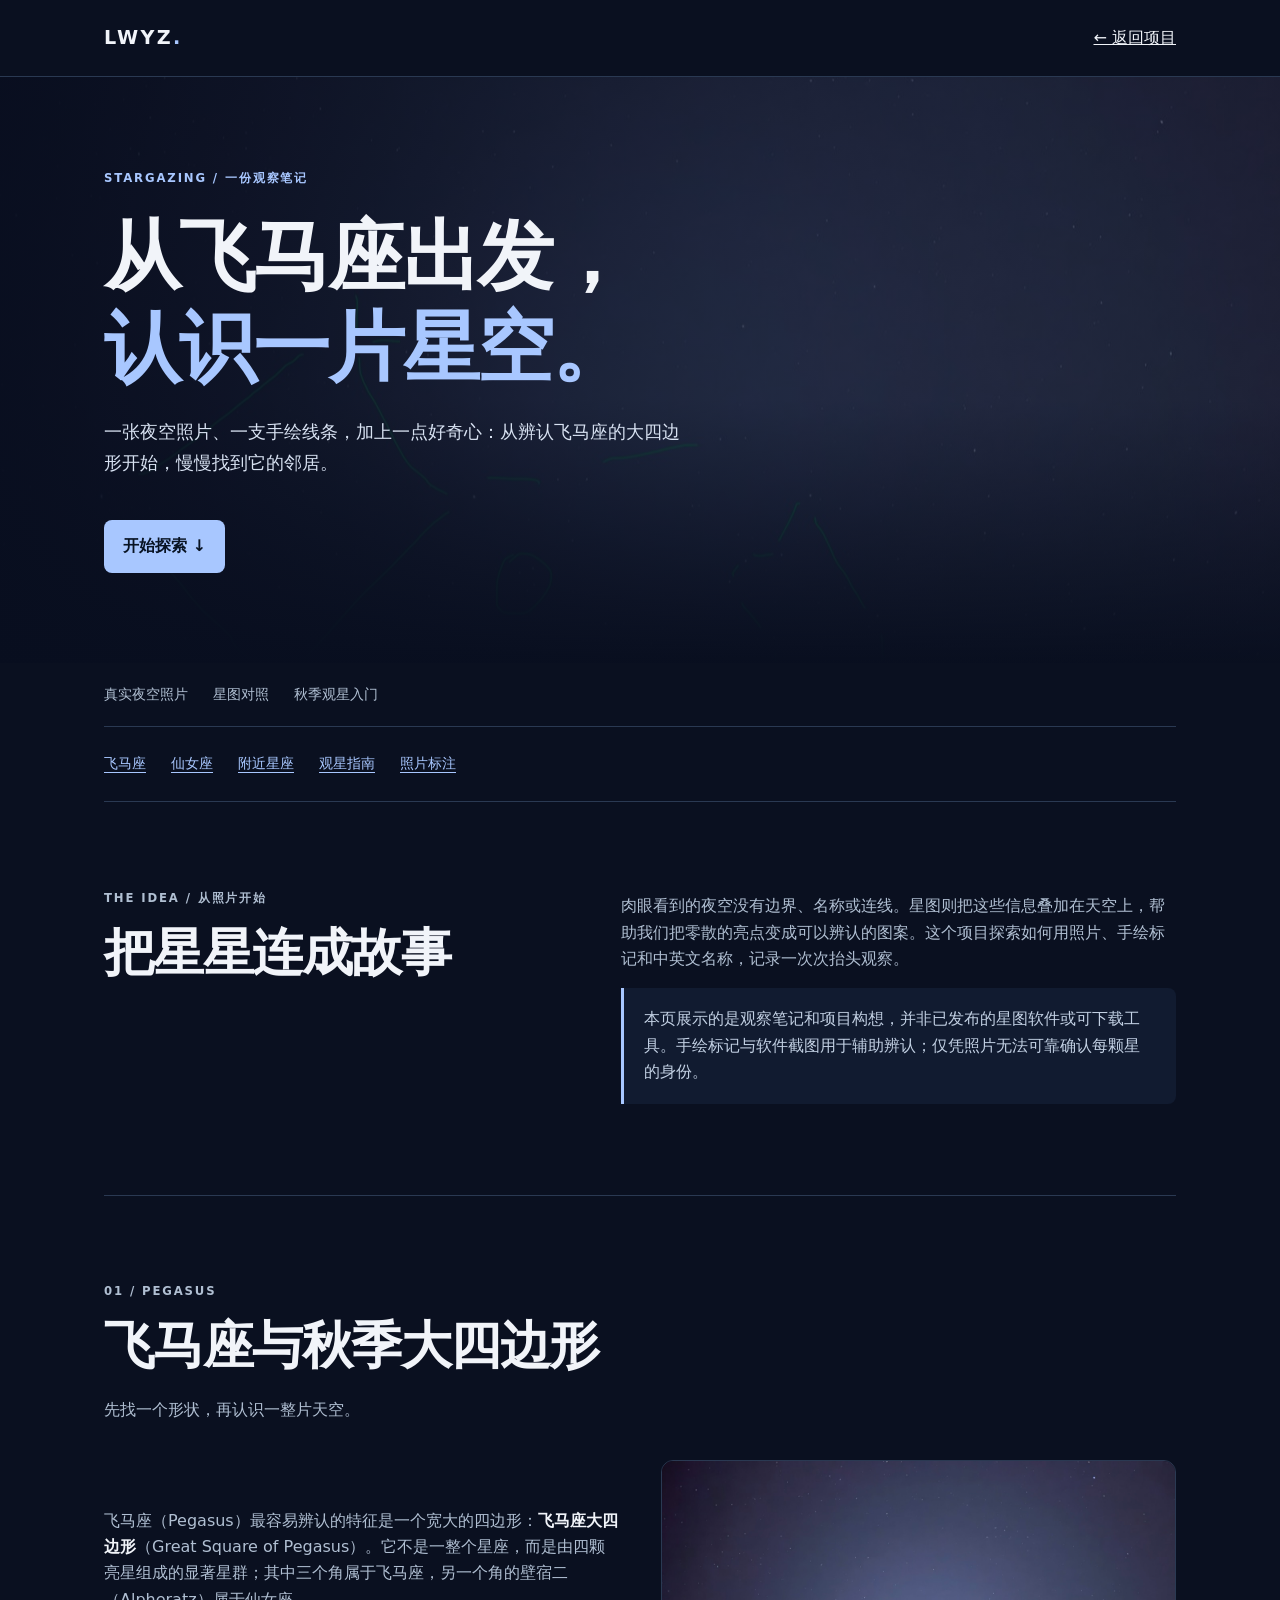
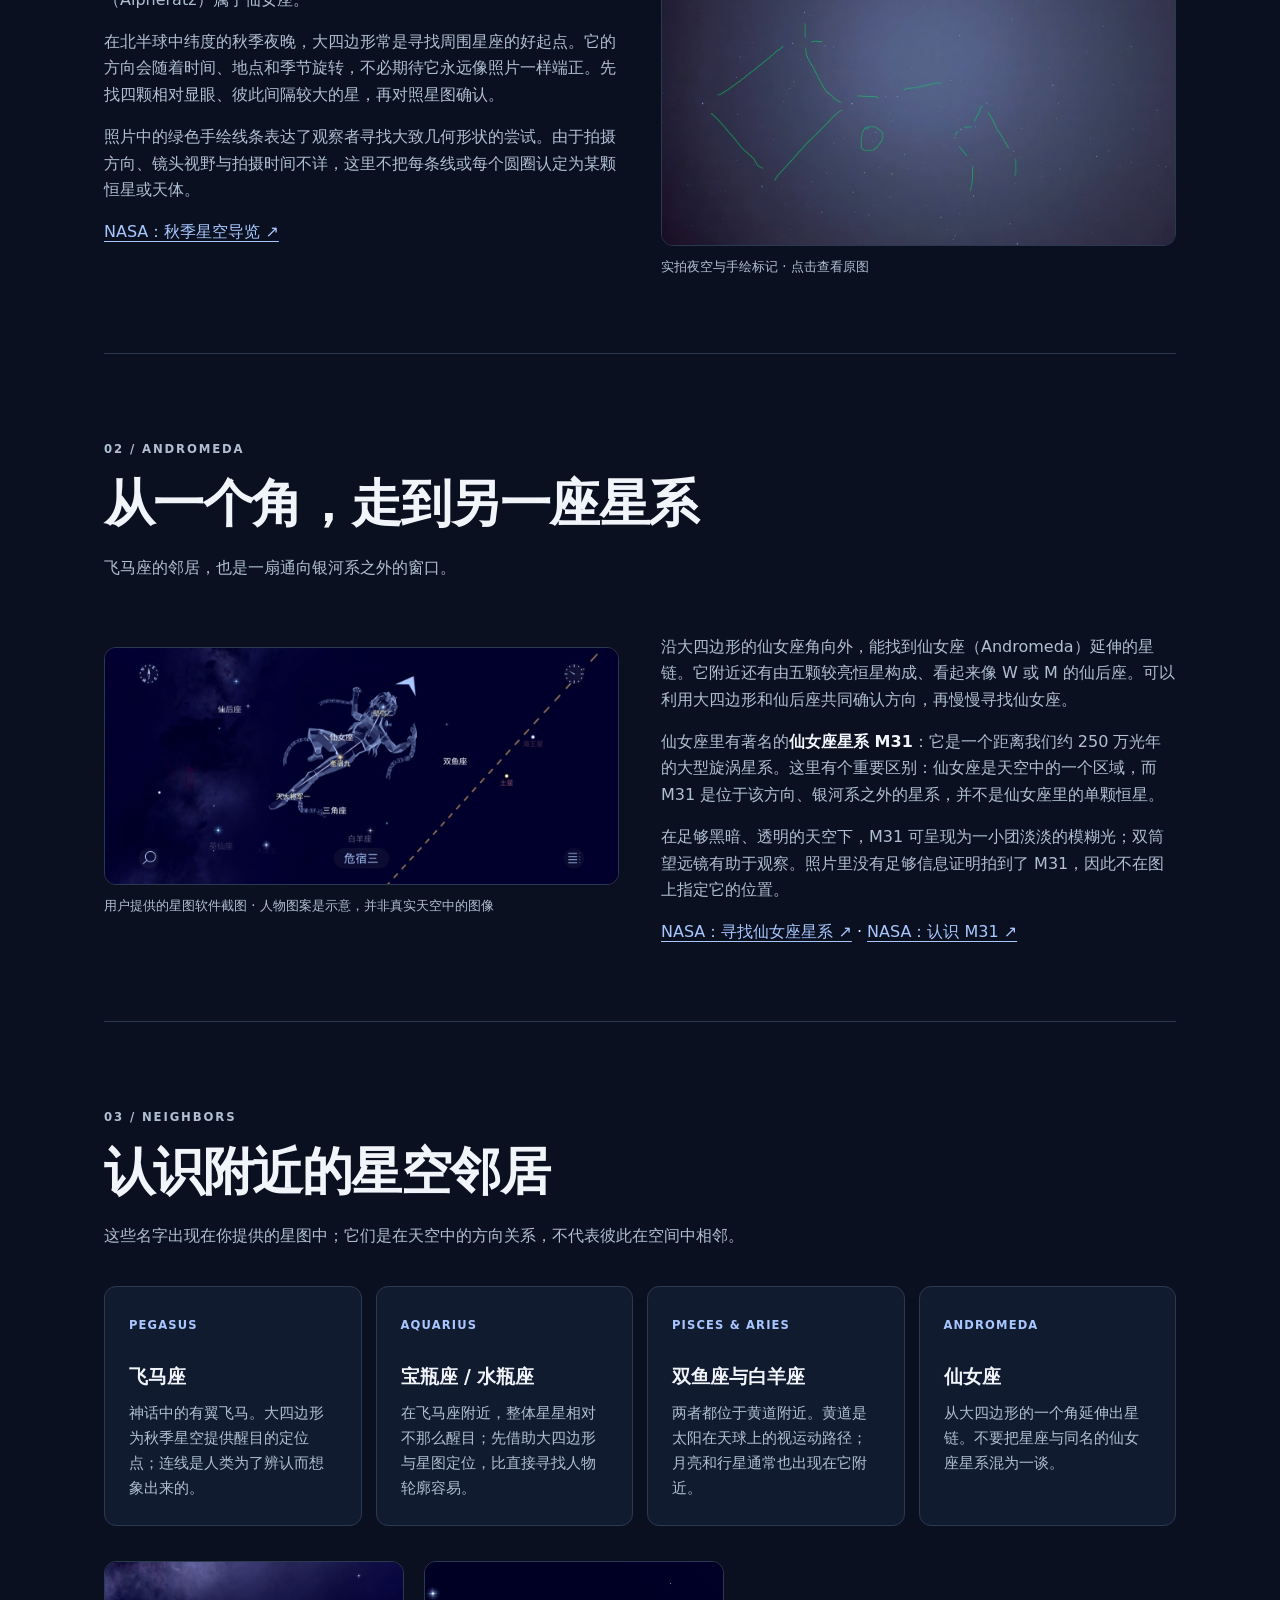
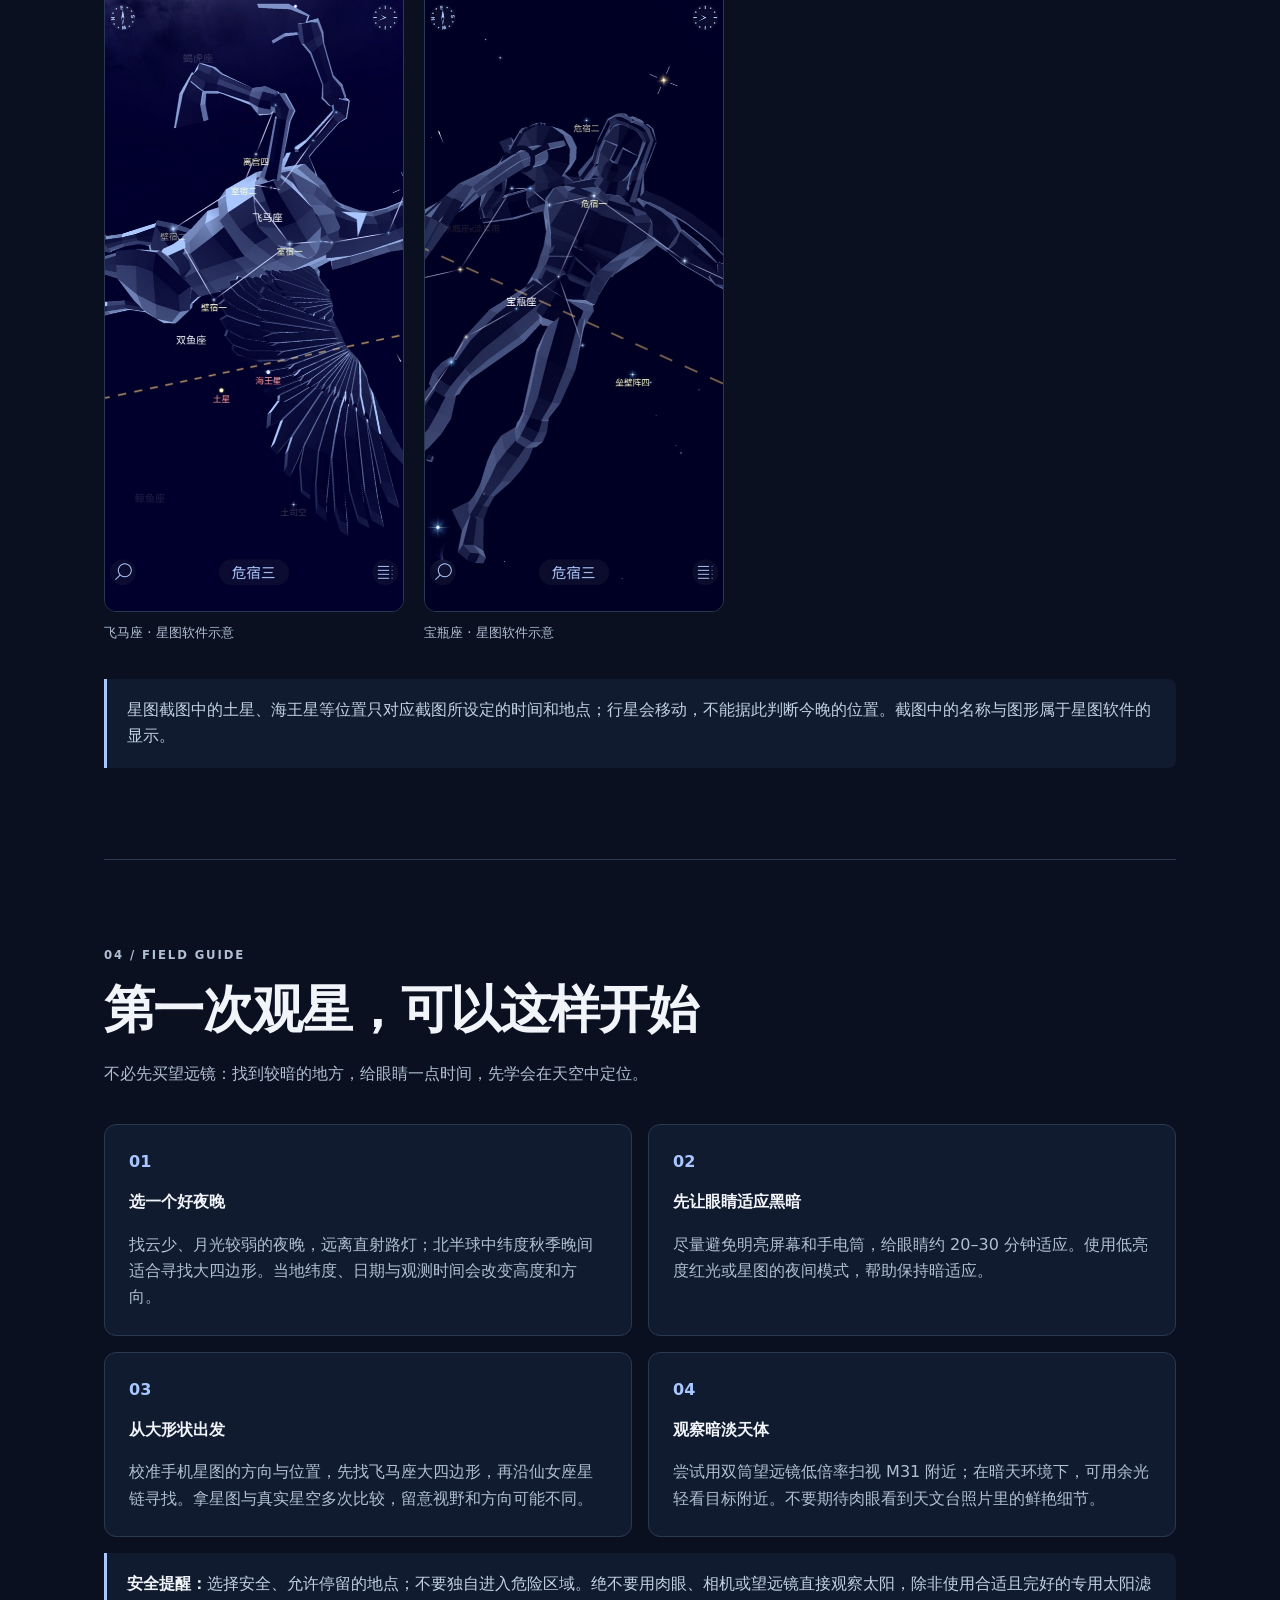
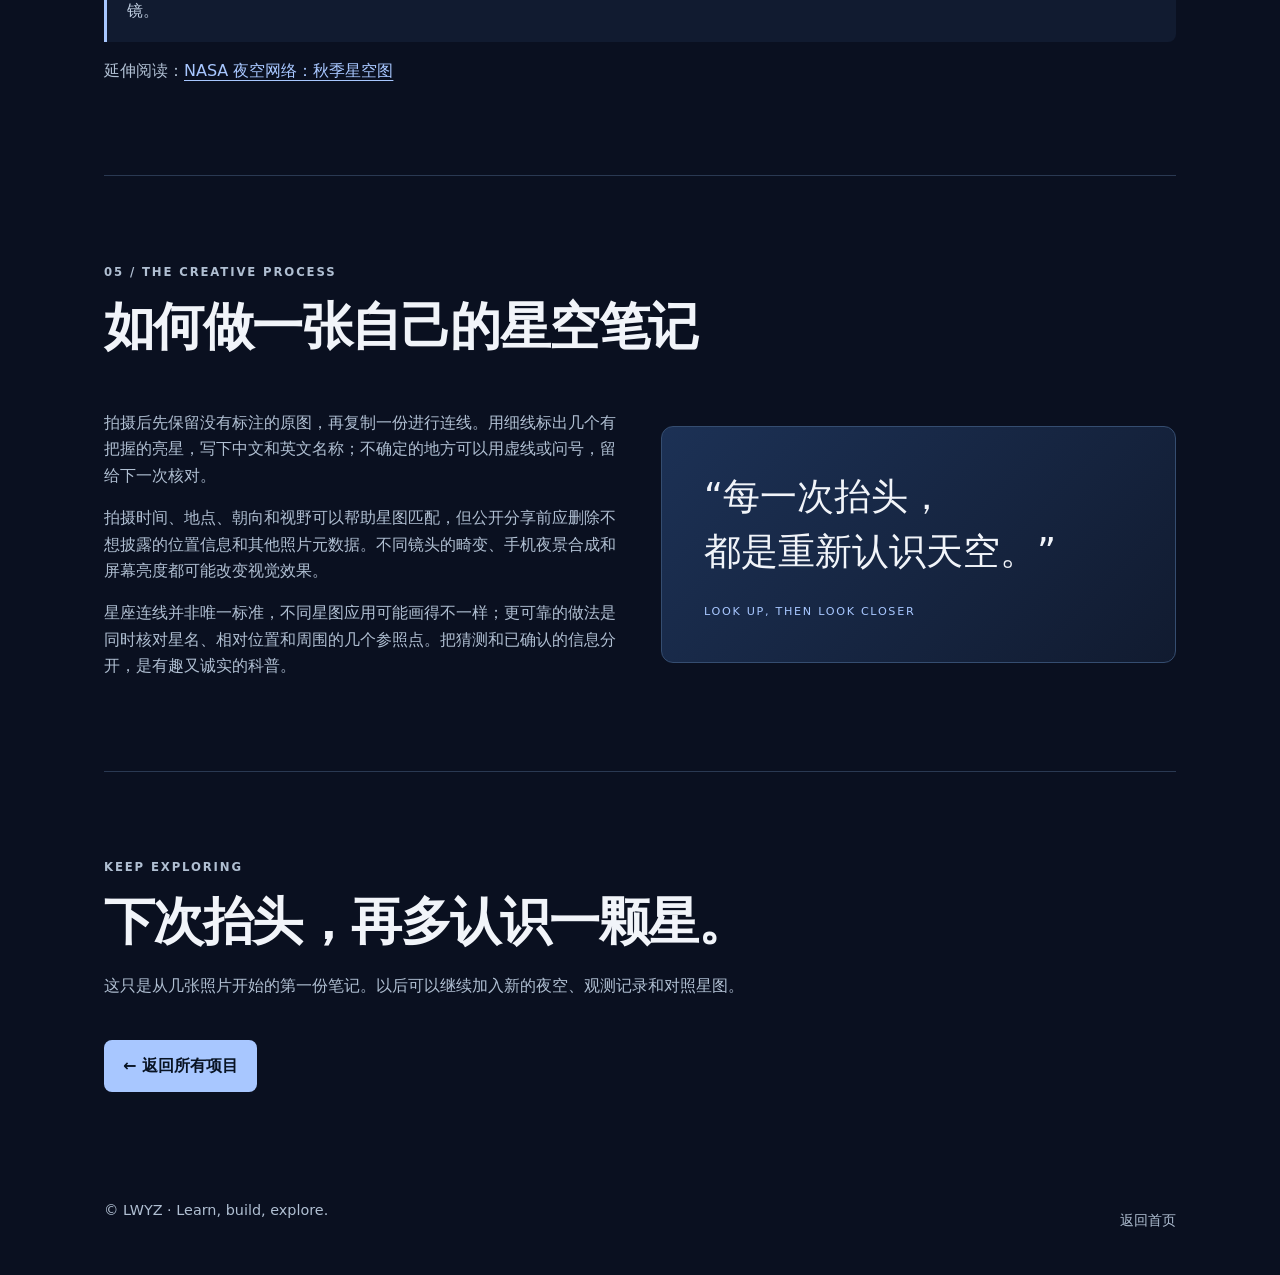
<file: projects/star-map-annotator.html>
<!doctype html>
<html lang="zh-CN"><head><meta charset="utf-8"><meta name="viewport" content="width=device-width,initial-scale=1"><title>从飞马座出发：一份星空观察笔记 — LWYZ</title><meta name="description" content="从亲手标记的夜空出发，认识飞马座、仙女座与宝瓶座，学习寻找秋季星空与仙女座星系。"><link rel="canonical" href="https://www.lwyz.org/projects/star-map-annotator.html"><link rel="stylesheet" href="/assets/site.css?v=2"><link rel="stylesheet" href="/assets/mobile.css?v=3"><link rel="stylesheet" href="/assets/stargazing.css"><link rel="icon" href="/assets/favicon.svg?v=2" type="image/svg+xml"></head>
<body><a class="skip" href="#main">跳至正文</a><header><nav class="wrap nav" aria-label="主导航"><a class="brand" href="/">LWYZ<span>.</span></a><a href="/#projects">← 返回项目</a></nav></header><main id="main">
<section class="star-hero"><div class="wrap star-hero-inner"><p class="eyebrow">STARGAZING / 一份观察笔记</p><h1>从飞马座出发，<br><em>认识一片星空。</em></h1><p class="lead">一张夜空照片、一支手绘线条，加上一点好奇心：从辨认飞马座的大四边形开始，慢慢找到它的邻居。</p><a class="button" href="#pegasus">开始探索 ↓</a></div></section>
<div class="wrap star-content"><div class="star-meta"><span>真实夜空照片</span><span>星图对照</span><span>秋季观星入门</span></div><nav class="star-toc" aria-label="本页导览"><a href="#pegasus">飞马座</a><a href="#andromeda">仙女座</a><a href="#neighbors">附近星座</a><a href="#observe">观星指南</a><a href="#annotate">照片标注</a></nav>
<section class="star-section intro"><div><p class="eyebrow">THE IDEA / 从照片开始</p><h2>把星星连成故事</h2></div><div><p>肉眼看到的夜空没有边界、名称或连线。星图则把这些信息叠加在天空上，帮助我们把零散的亮点变成可以辨认的图案。这个项目探索如何用照片、手绘标记和中英文名称，记录一次次抬头观察。</p><p class="star-note">本页展示的是观察笔记和项目构想，并非已发布的星图软件或可下载工具。手绘标记与软件截图用于辅助辨认；仅凭照片无法可靠确认每颗星的身份。</p></div></section>
<section id="pegasus" class="star-section"><div class="star-heading"><p class="eyebrow">01 / PEGASUS</p><h2>飞马座与秋季大四边形</h2><p>先找一个形状，再认识一整片天空。</p></div><div class="star-split"><div><p>飞马座（Pegasus）最容易辨认的特征是一个宽大的四边形：<strong>飞马座大四边形</strong>（Great Square of Pegasus）。它不是一整个星座，而是由四颗亮星组成的显著星群；其中三个角属于飞马座，另一个角的壁宿二（Alpheratz）属于仙女座。</p><p>在北半球中纬度的秋季夜晚，大四边形常是寻找周围星座的好起点。它的方向会随着时间、地点和季节旋转，不必期待它永远像照片一样端正。先找四颗相对显眼、彼此间隔较大的星，再对照星图确认。</p><p>照片中的绿色手绘线条表达了观察者寻找大致几何形状的尝试。由于拍摄方向、镜头视野与拍摄时间不详，这里不把每条线或每个圆圈认定为某颗恒星或天体。</p><a href="https://imagine.gsfc.nasa.gov/educators/galaxies/imagine/page26.html">NASA：秋季星空导览 ↗</a></div><figure><a href="/assets/stargazing/sky.jpg"><img src="/assets/stargazing/sky.jpg" width="1280" height="960" alt="夜空照片上以绿色手绘线条标记的星空图案"></a><figcaption>实拍夜空与手绘标记 · 点击查看原图</figcaption></figure></div></section>
<section id="andromeda" class="star-section"><div class="star-heading"><p class="eyebrow">02 / ANDROMEDA</p><h2>从一个角，走到另一座星系</h2><p>飞马座的邻居，也是一扇通向银河系之外的窗口。</p></div><div class="star-split reverse"><figure><a href="/assets/stargazing/andromeda.jpg"><img src="/assets/stargazing/andromeda.jpg" width="1280" height="588" loading="lazy" alt="星图软件中的仙女座、双鱼座和附近天空示意"></a><figcaption>用户提供的星图软件截图 · 人物图案是示意，并非真实天空中的图像</figcaption></figure><div><p>沿大四边形的仙女座角向外，能找到仙女座（Andromeda）延伸的星链。它附近还有由五颗较亮恒星构成、看起来像 W 或 M 的仙后座。可以利用大四边形和仙后座共同确认方向，再慢慢寻找仙女座。</p><p>仙女座里有著名的<strong>仙女座星系 M31</strong>：它是一个距离我们约 250 万光年的大型旋涡星系。这里有个重要区别：仙女座是天空中的一个区域，而 M31 是位于该方向、银河系之外的星系，并不是仙女座里的单颗恒星。</p><p>在足够黑暗、透明的天空下，M31 可呈现为一小团淡淡的模糊光；双筒望远镜有助于观察。照片里没有足够信息证明拍到了 M31，因此不在图上指定它的位置。</p><a href="https://science.nasa.gov/solar-system/skywatching/night-sky-network/catch-andromeda-rising/">NASA：寻找仙女座星系 ↗</a> · <a href="https://science.nasa.gov/mission/hubble/science/explore-the-night-sky/hubble-messier-catalog/messier-31/">NASA：认识 M31 ↗</a></div></div></section>
<section id="neighbors" class="star-section"><div class="star-heading"><p class="eyebrow">03 / NEIGHBORS</p><h2>认识附近的星空邻居</h2><p>这些名字出现在你提供的星图中；它们是在天空中的方向关系，不代表彼此在空间中相邻。</p></div><div class="star-cards"><article><span>PEGASUS</span><h3>飞马座</h3><p>神话中的有翼飞马。大四边形为秋季星空提供醒目的定位点；连线是人类为了辨认而想象出来的。</p></article><article><span>AQUARIUS</span><h3>宝瓶座 / 水瓶座</h3><p>在飞马座附近，整体星星相对不那么醒目；先借助大四边形与星图定位，比直接寻找人物轮廓容易。</p></article><article><span>PISCES & ARIES</span><h3>双鱼座与白羊座</h3><p>两者都位于黄道附近。黄道是太阳在天球上的视运动路径；月亮和行星通常也出现在它附近。</p></article><article><span>ANDROMEDA</span><h3>仙女座</h3><p>从大四边形的一个角延伸出星链。不要把星座与同名的仙女座星系混为一谈。</p></article></div><div class="star-gallery"><figure><a href="/assets/stargazing/pegasus.jpg"><img src="/assets/stargazing/pegasus.jpg" width="588" height="1280" loading="lazy" alt="星图软件中的飞马座示意"></a><figcaption>飞马座 · 星图软件示意</figcaption></figure><figure><a href="/assets/stargazing/aquarius.jpg"><img src="/assets/stargazing/aquarius.jpg" width="588" height="1280" loading="lazy" alt="星图软件中的宝瓶座示意"></a><figcaption>宝瓶座 · 星图软件示意</figcaption></figure></div><p class="star-note">星图截图中的土星、海王星等位置只对应截图所设定的时间和地点；行星会移动，不能据此判断今晚的位置。截图中的名称与图形属于星图软件的显示。</p></section>
<section id="observe" class="star-section"><div class="star-heading"><p class="eyebrow">04 / FIELD GUIDE</p><h2>第一次观星，可以这样开始</h2><p>不必先买望远镜：找到较暗的地方，给眼睛一点时间，先学会在天空中定位。</p></div><ol class="star-steps"><li><strong>选一个好夜晚</strong><p>找云少、月光较弱的夜晚，远离直射路灯；北半球中纬度秋季晚间适合寻找大四边形。当地纬度、日期与观测时间会改变高度和方向。</p></li><li><strong>先让眼睛适应黑暗</strong><p>尽量避免明亮屏幕和手电筒，给眼睛约 20–30 分钟适应。使用低亮度红光或星图的夜间模式，帮助保持暗适应。</p></li><li><strong>从大形状出发</strong><p>校准手机星图的方向与位置，先找飞马座大四边形，再沿仙女座星链寻找。拿星图与真实星空多次比较，留意视野和方向可能不同。</p></li><li><strong>观察暗淡天体</strong><p>尝试用双筒望远镜低倍率扫视 M31 附近；在暗天环境下，可用余光轻看目标附近。不要期待肉眼看到天文台照片里的鲜艳细节。</p></li></ol><div class="star-note"><strong>安全提醒：</strong>选择安全、允许停留的地点；不要独自进入危险区域。绝不要用肉眼、相机或望远镜直接观察太阳，除非使用合适且完好的专用太阳滤镜。</div><p>延伸阅读：<a href="https://nightsky.jpl.nasa.gov/documents/401/FallSky_85x112.pdf">NASA 夜空网络：秋季星空图</a></p></section>
<section id="annotate" class="star-section"><div class="star-heading"><p class="eyebrow">05 / THE CREATIVE PROCESS</p><h2>如何做一张自己的星空笔记</h2></div><div class="star-split"><div><p>拍摄后先保留没有标注的原图，再复制一份进行连线。用细线标出几个有把握的亮星，写下中文和英文名称；不确定的地方可以用虚线或问号，留给下一次核对。</p><p>拍摄时间、地点、朝向和视野可以帮助星图匹配，但公开分享前应删除不想披露的位置信息和其他照片元数据。不同镜头的畸变、手机夜景合成和屏幕亮度都可能改变视觉效果。</p><p>星座连线并非唯一标准，不同星图应用可能画得不一样；更可靠的做法是同时核对星名、相对位置和周围的几个参照点。把猜测和已确认的信息分开，是有趣又诚实的科普。</p></div><div class="star-quote">“每一次抬头，<br>都是重新认识天空。”<span>LOOK UP, THEN LOOK CLOSER</span></div></div></section>
<section class="star-section star-end"><p class="eyebrow">KEEP EXPLORING</p><h2>下次抬头，再多认识一颗星。</h2><p>这只是从几张照片开始的第一份笔记。以后可以继续加入新的夜空、观测记录和对照星图。</p><a class="button" href="/#projects">← 返回所有项目</a></section></div></main><footer><div class="wrap footer"><span>© LWYZ · Learn, build, explore.</span><a href="/">返回首页</a></div></footer></body></html>
</file>
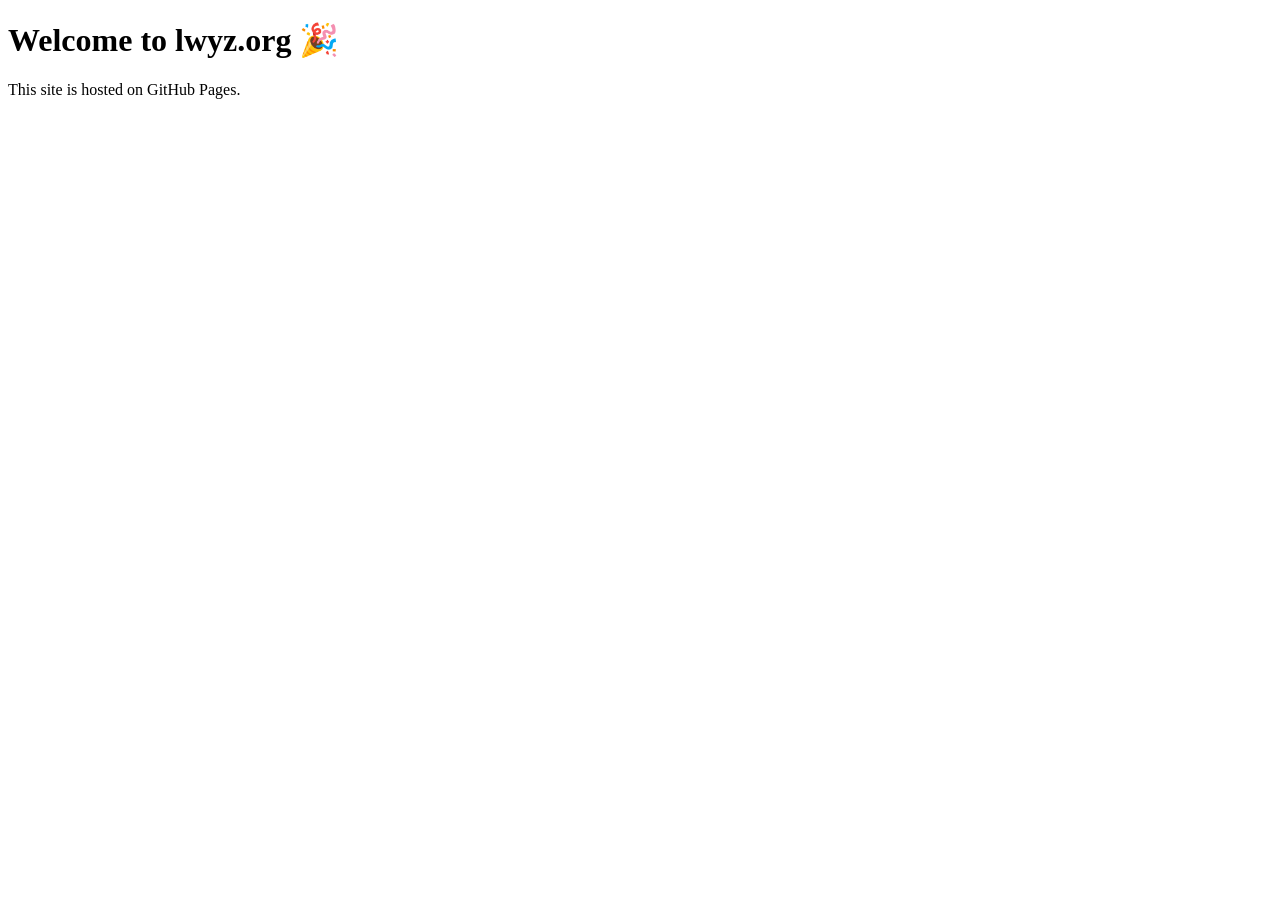
<file: projects/assets/star-map/empty.html>
<!DOCTYPE html>
<html lang="en">
<head>
  <meta charset="UTF-8" />
  <meta name="viewport" content="width=device-width, initial-scale=1.0" />
  <title>Welcome to lwyz.org</title>
</head>
<body>
  <h1>Welcome to lwyz.org 🎉</h1>
  <p>This site is hosted on GitHub Pages.</p>
</body>
</html>
</file>
<file: assets/site.css>
:root{color-scheme:dark;--bg:#0a1020;--panel:#111b30;--text:#f1f4f9;--muted:#b0bfd2;--accent:#a8c7ff;--line:#2a3952}*{box-sizing:border-box}html{scroll-behavior:smooth}body{margin:0;background:var(--bg);color:var(--text);font:16px/1.65 system-ui,-apple-system,"Segoe UI",sans-serif}a{color:inherit}a:focus-visible{outline:3px solid #a8c7ff;outline-offset:4px}.wrap{max-width:1120px;margin:auto;padding:0 24px}.skip{position:absolute;top:-100px;left:16px;background:#fff;color:#111;padding:8px;z-index:2}.skip:focus{top:8px}header{border-bottom:1px solid var(--line)}.nav{min-height:76px;display:flex;align-items:center;justify-content:space-between;gap:20px}.brand{text-decoration:none;font-weight:800;letter-spacing:.12em;font-size:1.2rem}.brand span{color:#a8c7ff}.nav-links{display:flex;gap:26px}.nav-links a,.footer a{text-decoration:none;color:var(--muted)}.nav-links a:hover,.footer a:hover{text-decoration:underline}.hero{position:relative;overflow:hidden;padding-top:112px;padding-bottom:122px}.eyebrow,.number{font-size:.73rem;letter-spacing:.16em;font-weight:700;color:var(--accent)}h1{font-size:clamp(3.8rem,8vw,7rem);line-height:1.02;letter-spacing:-.055em;margin:24px 0}h1 em{font-style:normal;color:var(--accent)}.lead{font-size:1.15rem;max-width:580px;color:var(--muted)}.button{display:inline-flex;gap:30px;margin-top:24px;padding:13px 19px;border-radius:8px;background:#a8c7ff;color:#081323;text-decoration:none;font-weight:700}.orbit{position:absolute;width:330px;height:330px;right:50px;top:100px;border:1px solid #314466;border-radius:50%;display:grid;place-items:center;color:#a8c7ff;font-size:6rem;opacity:.65;pointer-events:none}.orbit:after{content:"";position:absolute;inset:35px;border:1px solid #314466;border-radius:50%}.projects{background:#0e1728;padding:85px 0 100px}.section-heading{display:flex;justify-content:space-between;align-items:end;gap:30px;margin-bottom:35px}.section-heading h2{font-size:clamp(2rem,4vw,3rem);letter-spacing:-.035em;line-height:1.1;margin:12px 0}.section-heading>p{max-width:350px;color:var(--muted)}.cards{display:grid;grid-template-columns:repeat(3,1fr);gap:16px}.card{background:var(--panel);border:1px solid var(--line);border-radius:12px;padding:26px;display:flex;flex-direction:column;min-height:280px}.card h3{font-size:1.35rem;line-height:1.25;margin:35px 0 8px}.card p{color:var(--muted);margin:0 0 25px}.card a{color:var(--accent);margin-top:auto;font-weight:650;text-decoration:none}.card a:hover{text-decoration:underline}.footer{display:flex;justify-content:space-between;gap:20px;flex-wrap:wrap;padding-top:32px;padding-bottom:32px;color:var(--muted);font-size:.9rem}.footer div{display:flex;gap:20px;flex-wrap:wrap}.page{max-width:760px;padding-top:75px;padding-bottom:100px}.page h1{font-size:clamp(2.8rem,7vw,5rem)}.page h2{margin-top:48px}.page p,.page li{color:var(--muted)}.page a{color:var(--accent)}.back{display:inline-block;margin-bottom:35px}.note{padding:18px;border:1px solid var(--line);border-radius:10px;background:var(--panel)}@media(max-width:750px){.orbit{width:200px;height:200px;right:-70px;top:45px;opacity:.3}.hero{padding-top:80px;padding-bottom:85px}.hero .lead{position:relative}.section-heading{display:block}.cards{grid-template-columns:1fr}.card{min-height:230px}.projects{padding:65px 0}.nav-links{gap:18px}}
</file>
<file: assets/mobile.css>
/* Small screens: readable text, comfortable touch targets, and no horizontal overflow. */
html { -webkit-text-size-adjust: 100%; }
body { overflow-wrap: anywhere; }
img { max-width: 100%; height: auto; }
.nav a, .footer a, .card a { display: inline-flex; align-items: center; min-height: 44px; }
.card a { align-self: flex-start; }
.button { min-height: 48px; align-items: center; }
@media (max-width: 480px) {
  .wrap { padding-left: 20px; padding-right: 20px; }
  .nav { min-height: 68px; }
  .nav-links { gap: 14px; }
  .hero { padding-top: 68px; padding-bottom: 72px; }
  .hero h1 { font-size: clamp(3rem, 15vw, 4.2rem); }
  .page { padding-top: 45px; padding-bottom: 70px; }
  .page h1 { font-size: clamp(2.4rem, 11vw, 3.4rem); }
  .lead { font-size: 1.05rem; }
  .card { padding: 22px; }
  .footer { flex-direction: column; }
}
@media (prefers-reduced-motion: reduce) { html { scroll-behavior: auto; } }
</file>
<file: assets/dynasty-guide.css>
:root{color-scheme:dark;--ink:#edf0e9;--muted:#b1bcb7;--gold:#dfc087;--bg:#101b1a;--panel:#192b29;--border:#40514b}*{box-sizing:border-box}html{scroll-behavior:smooth}body{margin:0;background:var(--bg);color:var(--ink);font:16px/1.85 system-ui,-apple-system,"Segoe UI","Microsoft YaHei",sans-serif}a{color:inherit}a:focus-visible{outline:3px solid var(--gold);outline-offset:4px}.skip{position:absolute;top:-100px;left:15px;z-index:20;background:#fff;color:#111;padding:8px}.skip:focus{top:8px}.shell{width:min(1120px,100%);margin:auto;padding-left:24px;padding-right:24px}.top{background:#101b1a;border-bottom:1px solid var(--border)}.nav{display:flex;align-items:center;justify-content:space-between;min-height:72px;gap:20px}.nav a{text-decoration:none;color:#d7ded9}.nav a:hover,.quiet-link:hover{text-decoration:underline}.brand{font-size:1.2rem;letter-spacing:.12em;font-weight:800}.brand span{color:var(--gold)}.hero{position:relative;min-height:600px;display:flex;align-items:center;overflow:hidden}.hero>img{position:absolute;inset:0;width:100%;height:100%;object-fit:cover;object-position:center}.hero-shade{position:absolute;inset:0;background:linear-gradient(90deg,rgba(10,20,19,.96) 0%,rgba(10,20,19,.8) 42%,rgba(10,20,19,.13) 100%),linear-gradient(0deg,#101b1a,transparent 30%)}.hero-content{position:relative;z-index:1;padding-top:90px;padding-bottom:90px}.eyebrow{color:var(--gold);font-size:.73rem;font-weight:750;letter-spacing:.16em}.hero h1{font-family:Georgia,"Songti SC","SimSun",serif;font-size:clamp(3.5rem,7vw,6.2rem);line-height:1.18;letter-spacing:.03em;margin:22px 0}.hero h1 span{color:var(--gold)}.hero-content>p:not(.eyebrow){max-width:530px;color:#e2e9e0;font-size:1.08rem}.hero-actions{display:flex;gap:24px;align-items:center;flex-wrap:wrap;margin-top:32px}.button{display:inline-flex;align-items:center;min-height:48px;padding:11px 20px;gap:28px;border-radius:6px;background:var(--gold);color:#13201c;font-weight:750;text-decoration:none}.quiet-link{text-decoration:none}.content{position:relative}.meta-bar{display:flex;flex-wrap:wrap;gap:12px 28px;color:#d5dfd4;font-size:.82rem;border-bottom:1px solid var(--border);padding-top:22px;padding-bottom:22px}.toc{display:flex;gap:8px 24px;align-items:center;flex-wrap:wrap;padding:24px 0;color:var(--muted);font-size:.9rem}.toc span{color:var(--gold);font-weight:700}.toc a{text-decoration:none;padding:4px 0}.toc a:hover{text-decoration:underline}.section{padding:80px 0;border-top:1px solid var(--border);scroll-margin-top:20px}.intro{display:grid;grid-template-columns:1fr 1.2fr;gap:55px}.section h2{font-family:Georgia,"Songti SC","SimSun",serif;font-size:clamp(2rem,4vw,3.2rem);line-height:1.35;letter-spacing:.02em;margin:14px 0 24px}.section h3{font-size:1.16rem;line-height:1.5;margin:0 0 12px}.prose p,.section-head>p:last-child,.two-col p,.closing p{color:var(--muted)}.prose p{margin:0 0 20px}.prose .lead{font-size:1.14rem;color:var(--ink)}.prose strong{color:var(--ink)}.section-head{max-width:760px;margin-bottom:35px}.features{display:grid;grid-template-columns:repeat(4,1fr);gap:14px}.features article{border:1px solid var(--border);border-radius:8px;padding:24px;background:var(--panel)}.features span{color:var(--gold);font:700 .8rem Georgia,serif}.features h3{margin-top:28px}.features p,.architecture p,.lessons p{color:var(--muted);font-size:.95rem;margin:0}.cycle{margin:28px 0 45px;padding:24px;border-left:3px solid var(--gold);background:#1a2926}.cycle>div{display:flex;flex-wrap:wrap;align-items:center;gap:10px 16px}.cycle b{color:var(--gold)}.wide-art{margin:0}.wide-art img{display:block;width:100%;height:auto;max-height:540px;object-fit:cover;border-radius:8px}.wide-art figcaption{color:var(--muted);font-size:.8rem;margin-top:9px}.two-col{display:grid;grid-template-columns:1fr 1fr;gap:44px;margin-top:45px}.architecture{display:grid;grid-template-columns:repeat(3,1fr);gap:2px;background:var(--border);border:1px solid var(--border);border-radius:8px;overflow:hidden;margin:35px 0 60px}.architecture>div{padding:25px;background:var(--panel)}.architecture small{display:block;color:var(--gold);letter-spacing:.12em;margin-bottom:14px}.architecture strong{display:block;margin-bottom:8px}.narrow{max-width:800px;margin:auto}.narrow h3{margin-top:34px;color:var(--gold)}.lessons{padding:0;list-style:none;counter-reset:lesson;display:grid;grid-template-columns:1fr 1fr;gap:16px}.lessons li{counter-increment:lesson;background:var(--panel);border:1px solid var(--border);border-radius:8px;padding:22px 24px}.lessons li:before{content:"0" counter(lesson);display:block;color:var(--gold);font:700 .8rem Georgia,serif;margin-bottom:14px}.lessons strong{display:block;margin-bottom:8px}.closing>div{max-width:780px}.disclaimer{font-size:.88rem}.footer{border-top:1px solid var(--border);padding-top:30px;padding-bottom:30px;display:flex;justify-content:space-between;gap:20px;color:var(--muted);flex-wrap:wrap}.footer a{color:var(--muted)}@media(max-width:750px){.hero{min-height:570px}.hero-shade{background:linear-gradient(90deg,rgba(10,20,19,.94),rgba(10,20,19,.53)),linear-gradient(0deg,#101b1a,transparent 45%)}.hero h1{font-size:clamp(3rem,12vw,4.5rem)}.intro,.two-col{grid-template-columns:1fr;gap:15px}.features{grid-template-columns:1fr 1fr}.architecture{grid-template-columns:1fr}.lessons{grid-template-columns:1fr}.section{padding:58px 0}.hero-content{padding-top:70px;padding-bottom:70px}}@media(max-width:400px){.shell{padding-left:18px;padding-right:18px}.features{grid-template-columns:1fr}.hero h1{font-size:2.9rem}}@media(prefers-reduced-motion:reduce){html{scroll-behavior:auto}}
</file>
<file: assets/dynasty-tech.css>
.note{font-size:.9rem;color:#d8c9a9!important}.flow{display:flex;flex-wrap:wrap;align-items:center;gap:10px;margin:30px 0 55px}.flow span{background:#1c302c;border:1px solid var(--border);border-radius:6px;padding:10px 14px;font-size:.9rem}.flow b{color:var(--gold)}.narrow a{color:#e9ca90;text-underline-offset:3px}.narrow li{color:var(--muted);margin-bottom:12px}.narrow li strong{color:var(--ink)}.steps{padding-left:1.35em}.narrow code{font-family:ui-monospace,SFMono-Regular,Consolas,monospace;font-size:.88em;overflow-wrap:anywhere}.narrow pre{max-width:100%;overflow-x:auto;background:#0b1514;border:1px solid var(--border);border-radius:8px;padding:18px 20px;line-height:1.65;color:#e7e2ce}.narrow pre code{white-space:pre;overflow-wrap:normal}.callout{background:#1b302a;border-left:3px solid var(--gold);padding:20px 24px;margin:30px 0}.callout p{margin:8px 0 0}.tech-grid{display:grid;grid-template-columns:repeat(2,minmax(0,1fr));gap:16px;margin-bottom:55px}.tech-grid article{background:var(--panel);border:1px solid var(--border);border-radius:8px;padding:26px}.tech-grid article span{color:var(--gold);font-size:.72rem;font-weight:700;letter-spacing:.12em}.tech-grid h3{margin-top:20px}.tech-grid p{color:var(--muted);margin:0}.game-screens{display:grid;grid-template-columns:repeat(2,minmax(0,1fr));gap:22px}.game-screens figure{margin:0;min-width:0}.game-screens img{display:block;width:100%;height:auto;border-radius:8px;border:1px solid #60716a}.game-screens figcaption{color:var(--muted);font-size:.85rem;margin-top:10px}.game-screens strong{color:var(--ink)}@media(max-width:750px){.tech-grid,.game-screens{grid-template-columns:1fr}.flow{gap:8px}.flow span{font-size:.82rem}.flow b{font-size:.8rem}.narrow pre{padding:14px}.tech-grid article{padding:22px}}
</file>
<file: assets/forbidden_bite/avatar-arcade.css>
:root{color-scheme:dark;--jade:#0d5c4b;--jade-deep:#0a3029;--jade-mid:#16483c;--gold:#d7b75e;--paper:#f7f3e8;--muted:#c2d0c6;--edge:#ffffff23}
*{box-sizing:border-box}html{scroll-behavior:smooth}body{margin:0;background:radial-gradient(ellipse at 50% -14%,#28624f 0,#153e34 36%,#092923 78%);color:#fff;font:400 15px/1.55 Inter,system-ui,sans-serif}.avatar-arcade-page{min-height:100vh;min-height:100svh}.arcade-shell{width:min(1260px,100% - 2rem);margin:auto;padding:1.2rem 0 2rem}.arcade-nav{display:flex;align-items:center;justify-content:space-between;gap:1rem;padding:.35rem 0 1.1rem;border-bottom:1px solid #ffffff19}.arcade-back{color:#f1d98b;text-decoration:none;font-size:.8rem;font-weight:700}.arcade-brand{color:#f1d98b;font-size:.68rem;font-weight:800;letter-spacing:.16em}.arcade-brand i{margin-left:.35rem;color:#fff;font-style:normal}.arcade-heading{max-width:740px;margin:1.5rem 0 1.1rem}.arcade-kicker{margin:0;color:#e7cc7d;font-size:.64rem;font-weight:800;letter-spacing:.15em;text-transform:uppercase}.arcade-heading h1{margin:.2rem 0;color:#fff;font:400 clamp(2rem,5vw,3.1rem)/1.08 Marcellus,Georgia,serif}.arcade-heading>p:last-child{max-width:72ch;margin:.55rem 0 0;color:#d4e0d8;font-size:.88rem}.mode-grid{display:grid;grid-template-columns:repeat(5,minmax(0,1fr));gap:.6rem;margin:1.1rem 0}.mode-card{display:grid;grid-template-columns:auto 1fr;align-items:center;gap:.12rem .65rem;min-width:0;padding:.72rem;border:1px solid var(--edge);border-radius:12px;background:linear-gradient(145deg,#ffffff12,#ffffff06);color:#fff;text-align:left;cursor:pointer;transition:transform .18s,border-color .18s,background .18s,box-shadow .18s}.mode-card:hover{transform:translateY(-2px);border-color:#d7b75e88;background:#ffffff13}.mode-card.is-selected{border-color:#e8cf83;background:linear-gradient(145deg,#ddc16c26,#ffffff0c);box-shadow:inset 0 0 0 1px #d7b75e55,0 8px 22px #0002}.mode-icon{grid-row:span 2;display:grid;place-items:center;width:42px;height:42px;border:1px solid #e7cf833c;border-radius:11px;background:#0a3029;font-size:1.45rem}.mode-copy{display:grid;min-width:0}.mode-copy strong{font-size:.78rem}.mode-copy small{margin-top:.12rem;color:#c3d0c7;font-size:.63rem;line-height:1.35}.difficulty{grid-column:2;color:#f2a58a;font-size:.53rem;font-weight:900;letter-spacing:.09em}.arcade-stage,.scoreboard{padding:clamp(.85rem,2vw,1.35rem);border:1px solid #e2c97644;border-radius:18px;background:linear-gradient(145deg,#ffffff10,#ffffff06);box-shadow:0 20px 52px #0002}.stage-head{display:flex;align-items:center;justify-content:space-between;gap:1rem}.stage-head h2,.scoreboard h2{margin:.12rem 0;color:#fff;font:400 clamp(1.35rem,3vw,1.9rem)/1.15 Marcellus,Georgia,serif}.stage-stats{display:grid;grid-template-columns:repeat(4,minmax(66px,auto));gap:.4rem}.stage-stats div{display:grid;min-width:68px;padding:.35rem .55rem;border:1px solid #ffffff1c;border-radius:9px;background:#ffffff09}.stage-stats span{color:#e7cc7d;font-size:.51rem;font-weight:800;letter-spacing:.1em}.stage-stats strong{font-size:.86rem;font-variant-numeric:tabular-nums}.game-rule{min-height:1.45em;margin:.6rem 0 .65rem;color:#d5e0d8;font-size:.78rem}.arena-wrap{position:relative;overflow:hidden;border:2px solid #d6bb6b;border-radius:15px;background:#e9dfc9;box-shadow:inset 0 2px 10px #17392a30,0 14px 35px #0002}.arena-wrap canvas{display:block;width:100%;height:auto;aspect-ratio:16/9;touch-action:none}.stage-overlay{position:absolute;inset:0;display:grid;place-items:center;padding:1rem;background:#082c25c9;backdrop-filter:blur(5px)}.stage-overlay[hidden]{display:none}.overlay-card{width:min(440px,100%);padding:clamp(1rem,3vw,1.5rem);border:1px solid #efda94aa;border-radius:16px;background:linear-gradient(150deg,#16483cf5,#0b302af5);box-shadow:0 20px 55px #0005;text-align:center}.overlay-icon{display:grid;place-items:center;width:58px;height:58px;margin:0 auto .5rem;border:1px solid #e7cc7d88;border-radius:17px;background:#e7cc7d1b;font-size:2rem}.overlay-card h3{margin:.25rem 0 .45rem;color:#fff1bd;font:400 clamp(1.35rem,4vw,1.8rem)/1.18 Marcellus,Georgia,serif}.overlay-card>p:not(.arcade-kicker){margin:.45rem 0 1rem;color:#d5e0d8;font-size:.8rem;line-height:1.55}.arcade-button,.power-button,.restart-button{min-height:42px;padding:.55rem .8rem;border:1px solid #d7b75e;border-radius:8px;background:linear-gradient(180deg,#e3c979,#c9a747);color:#1e261c;font:800 .76rem Inter,system-ui,sans-serif;cursor:pointer;transition:transform .16s,box-shadow .16s,background .16s}.arcade-button:hover,.power-button:hover:not(:disabled),.restart-button:hover{transform:translateY(-1px);box-shadow:0 6px 16px #0003}.stage-controls{display:flex;align-items:center;flex-wrap:wrap;gap:.55rem;margin:.7rem 0}.control-copy{flex:1 1 260px;color:#cbd9d0;font-size:.69rem}.power-button{background:#f4eddd}.power-button:disabled{opacity:.5;cursor:not-allowed;filter:grayscale(.6)}.restart-button{border-color:#ffffff45;background:#ffffff0c;color:#fff}.game-status{min-height:1.4em;margin:.15rem 0 0;color:#f1d98b;font-size:.73rem}.scoreboard{display:flex;align-items:center;justify-content:space-between;gap:1rem;margin-top:1rem;padding-block:.9rem}.record-grid{display:flex;flex-wrap:wrap;justify-content:flex-end;gap:.45rem}.record-chip{display:grid;gap:.08rem;min-width:92px;padding:.38rem .55rem;border:1px solid #ffffff1c;border-radius:8px;background:#ffffff08}.record-chip span{color:#d9c37f;font-size:.54rem;font-weight:800}.record-chip strong{font-size:.74rem;font-variant-numeric:tabular-nums}.arcade-footer{display:flex;justify-content:space-between;gap:1rem;margin:1rem .1rem 0;color:#bdcbc2;font-size:.65rem}.arcade-footer a{color:#f1d98b}.mode-card:focus-visible,.avatar-arcade-page button:focus-visible,.arcade-back:focus-visible,.arcade-footer a:focus-visible{outline:3px solid #f5db8b;outline-offset:3px}
@media(max-width:980px){.mode-grid{grid-template-columns:repeat(3,minmax(0,1fr))}.mode-card:last-child{grid-column:span 1}}
@media(max-width:680px){.arcade-shell{width:calc(100% - 1rem);padding-top:.6rem}.mode-grid{grid-template-columns:repeat(2,minmax(0,1fr));gap:.45rem}.mode-card{padding:.55rem;gap:.1rem .45rem}.mode-icon{width:36px;height:36px;font-size:1.2rem}.mode-copy strong{font-size:.72rem}.mode-copy small{font-size:.58rem}.stage-head{align-items:flex-start;flex-direction:column}.stage-stats{width:100%;grid-template-columns:repeat(4,minmax(0,1fr))}.stage-stats div{min-width:0;padding:.3rem .35rem}.stage-stats span{font-size:.45rem}.stage-stats strong{font-size:.75rem}.game-rule{font-size:.7rem}.arena-wrap{border-radius:10px}.stage-controls{gap:.4rem}.control-copy{flex-basis:100%}.scoreboard{align-items:flex-start;flex-direction:column}.record-grid{justify-content:flex-start}.arcade-footer{flex-direction:column;gap:.3rem}}
.mode-grid{grid-template-columns:repeat(4,minmax(0,1fr));gap:.72rem;margin:1.35rem 0 1.15rem}.mode-card{position:relative;isolation:isolate;min-height:112px;overflow:hidden;padding:.88rem;border-color:#ffffff27;border-radius:16px;background:linear-gradient(135deg,#ffffff19,#ffffff06 70%);box-shadow:inset 0 1px #ffffff16,0 8px 20px #0002;transition:transform .22s cubic-bezier(.2,.8,.2,1),border-color .22s,box-shadow .22s,background .22s}.mode-card::before{position:absolute;z-index:-1;inset:0;content:"";opacity:.12;background:radial-gradient(circle at 0 0,#f5d877,transparent 66%);transition:opacity .2s}.mode-card:hover,.mode-card:focus-visible{transform:translateY(-4px) scale(1.015);border-color:#f4d77caa;box-shadow:0 13px 26px #0004,0 0 24px #f0cd5827}.mode-card:hover::before,.mode-card.is-selected::before{opacity:.32}.mode-card.is-selected{border-color:#f4d77c;background:linear-gradient(145deg,#ddc16c35,#ffffff0d);box-shadow:inset 0 0 0 1px #f5d87877,0 10px 26px #0003,0 0 22px #e7c55d24}.mode-icon{width:48px;height:48px;border-color:#efd67a70;border-radius:15px;background:linear-gradient(145deg,#17483c,#08251f);box-shadow:inset 0 1px #ffffff1c,0 5px 14px #0003;font-size:1.65rem;transition:transform .22s,filter .22s}.mode-card:hover .mode-icon,.mode-card.is-selected .mode-icon{transform:rotate(-7deg) scale(1.08);filter:drop-shadow(0 0 8px #ffdf78aa)}.mode-copy strong{font-size:.84rem;letter-spacing:.01em}.mode-copy small{font-size:.66rem}.difficulty{align-self:end;padding-top:.3rem;color:#ffe08a;letter-spacing:.12em}.mode-card:active{transform:scale(.985)}
@media(max-width:980px){.mode-grid{grid-template-columns:repeat(3,minmax(0,1fr))}}
@media(max-width:680px){.mode-grid{grid-template-columns:repeat(2,minmax(0,1fr));gap:.5rem}.mode-card{min-height:103px;padding:.62rem}.mode-icon{width:39px;height:39px;font-size:1.3rem}.mode-copy small{font-size:.59rem}}
.wok-steering,.tea-controls{display:flex;align-items:center;justify-content:center;flex-wrap:wrap;gap:.35rem;padding:.22rem .35rem;border:1px solid #f4d47e55;border-radius:12px;background:#ffffff0c}.wok-steering[hidden],.tea-controls[hidden]{display:none!important}.wok-steering button,.tea-controls button{min-height:38px;padding:.4rem .58rem;border:1px solid #efd06c;border-radius:9px;background:linear-gradient(145deg,#ffe28a,#c9a444);color:#173b30;font-size:.65rem;font-weight:900;cursor:pointer;touch-action:manipulation;transition:transform .16s,box-shadow .16s}.wok-steering button:hover,.tea-controls button:hover{transform:translateY(-2px);box-shadow:0 5px 12px #0003}.daily-button{min-height:42px;padding:.52rem .72rem;border:1px solid #aaf1ce;border-radius:10px;background:linear-gradient(145deg,#8ee0b9,#42ae83);color:#10372a;font-size:.7rem;font-weight:900;cursor:pointer;box-shadow:0 4px 13px #31a77825}.daily-button:hover{transform:translateY(-2px);box-shadow:0 7px 18px #31a7784a}.practice-toggle{display:inline-flex;align-items:center;gap:.4rem;min-height:40px;padding:.35rem .6rem;border:1px solid #ffffff35;border-radius:10px;background:#ffffff0c;color:#f8f1dc;font-size:.68rem;font-weight:800;cursor:pointer}.practice-toggle input{width:17px;height:17px;accent-color:#e5c65e}.practice-toggle:has(input:checked){border-color:#74dfae;background:#76e2b31a;color:#a5f0c6}.game-badges{display:flex;align-items:center;justify-content:space-between;gap:1rem;margin-top:.65rem;padding:.65rem .75rem;border:1px solid #ffffff20;border-radius:12px;background:#071f192c}.game-badges h3{margin:.1rem 0 0;color:#fff;font:400 1.05rem Marcellus,Georgia,serif}.badge-list{display:flex;justify-content:flex-end;flex-wrap:wrap;gap:.35rem}.badge-chip{padding:.35rem .55rem;border:1px solid #ffffff24;border-radius:999px;background:#ffffff09;color:#aebdb4;font-size:.62rem;font-weight:750}.badge-chip.is-earned{border-color:#f2d477a8;background:linear-gradient(135deg,#e5c76435,#ffffff10);color:#ffe79b;box-shadow:0 0 13px #f4d37120;animation:badge-pop .35s cubic-bezier(.2,.8,.2,1) both}@keyframes badge-pop{0%{transform:scale(.7);opacity:.2}70%{transform:scale(1.08)}100%{transform:scale(1);opacity:1}}@media(max-width:760px){.game-badges{align-items:flex-start;flex-direction:column}.badge-list{justify-content:flex-start}.wok-steering,.tea-controls{width:100%}.wok-steering button,.tea-controls button{flex:1}}
.wok-steering button.is-current{border-color:#d8ffc2;background:linear-gradient(145deg,#a9f0bc,#69bd7c);box-shadow:0 0 12px #8ee8a066}
body.is-game-fullscreen .game-badges{display:none}
.flap-control,.snake-pad{display:flex;align-items:center;justify-content:center;gap:.35rem;padding:.25rem .35rem;border:1px solid #f4d47e66;border-radius:12px;background:#ffffff0d}.flap-control[hidden],.snake-pad[hidden]{display:none!important}.flap-control{min-width:88px;min-height:43px;border:1px solid #d2f18d;border-radius:11px;background:linear-gradient(145deg,#c9ef7b,#54b978);color:#173b2d;font-size:.76rem;font-weight:950;letter-spacing:.08em;box-shadow:0 0 16px #9fe78344;cursor:pointer;animation:flap-ready 1.7s ease-in-out infinite}.flap-control:active{transform:scale(.92)}@keyframes flap-ready{50%{box-shadow:0 0 25px #b5f18b88;transform:translateY(-1px)}}.snake-pad{display:grid;grid-template-columns:repeat(3,38px);grid-template-rows:repeat(3,34px);gap:2px}.snake-pad button{width:38px;height:34px;border:1px solid #efd477;border-radius:8px;background:linear-gradient(145deg,#ffe38c,#c9a444);color:#163d30;font-size:1rem;font-weight:950;cursor:pointer;touch-action:manipulation}.snake-pad button:active{transform:scale(.9);background:#a7edab}.snake-pad [data-snake-dir="0,-1"]{grid-column:2;grid-row:1}.snake-pad [data-snake-dir="-1,0"]{grid-column:1;grid-row:2}.snake-pad [data-snake-dir="1,0"]{grid-column:3;grid-row:2}.snake-pad [data-snake-dir="0,1"]{grid-column:2;grid-row:3}body[data-game="wok"] .arena-wrap{border-color:#d5df71;box-shadow:0 0 0 4px #b7dc4b2b,0 20px 50px #030e0a66}body[data-game="lantern"] .arena-wrap{border-color:#76df9e;box-shadow:0 0 0 4px #76df9e2b,0 20px 50px #030e0a66}body[data-game="teatoss"] .arena-wrap{border-color:#e7c966;box-shadow:0 0 0 4px #e7c9662b,0 20px 50px #030e0a66}@media(max-width:760px){.flap-control{flex:1}.snake-pad{margin-inline:auto}}
@media(prefers-reduced-motion:reduce){html{scroll-behavior:auto}.mode-card,.arcade-button,.power-button,.restart-button{transition:none!important}.mode-card:hover,.arcade-button:hover,.power-button:hover,.restart-button:hover{transform:none!important}}

/* Viewport-safe playfield, quick power controls, and illustrated final challenges. */
.avatar-arcade-page .mode-card{overflow:hidden}
.avatar-arcade-page .mode-art{position:absolute;z-index:0;inset:0;width:100%;height:100%;object-fit:cover;opacity:.52;transition:transform .5s cubic-bezier(.2,.8,.2,1),opacity .25s;mask-image:linear-gradient(100deg,#000 0%,#0009 42%,transparent 88%)}
.avatar-arcade-page .mode-card:hover .mode-art,.avatar-arcade-page .mode-card.is-selected .mode-art{opacity:.7;transform:scale(1.07)}
.avatar-arcade-page .mode-card:active,.avatar-arcade-page .stage-controls button:active{transform:translateY(1px) scale(.97);filter:brightness(1.18)}
.avatar-arcade-page .stage-controls button:focus-visible{outline:3px solid #ffe17b;outline-offset:3px;box-shadow:0 0 22px #ffe17b88}
.avatar-arcade-page .mode-icon,.avatar-arcade-page .mode-copy,.avatar-arcade-page .difficulty{position:relative;z-index:1}
.power-quickbar{display:flex;flex:1 1 100%;align-items:stretch;gap:.45rem;min-width:0;overflow-x:auto;padding:.2rem .1rem .4rem;scrollbar-width:thin;scrollbar-color:#d7b75e88 #ffffff0d;overscroll-behavior-inline:contain}
.power-quick{display:grid;grid-template-columns:auto minmax(0,1fr) auto;align-items:center;gap:.32rem;flex:0 0 auto;min-width:130px;min-height:44px;padding:.4rem .58rem;border:1px solid #c8d7a478;border-radius:12px;background:linear-gradient(145deg,#164c3c,#0b3029);color:#f9f3dc;font:750 .66rem Inter,system-ui,sans-serif;cursor:pointer;transition:transform .18s,border-color .18s,box-shadow .18s,filter .18s;touch-action:manipulation}
.power-quick:hover:not(:disabled){transform:translateY(-2px);border-color:#ffe488;box-shadow:0 7px 18px #0004,0 0 16px #d9bd5c44}
.power-quick:active:not(:disabled){transform:scale(.94);filter:brightness(1.25)}
.power-quick:disabled{opacity:.42;filter:saturate(.55);cursor:not-allowed}
.power-quick.is-selected{border-color:#f5d979;background:linear-gradient(145deg,#28684c,#164738);box-shadow:inset 0 0 0 1px #f5d97966,0 0 15px #f5d97924}
.power-quick.power-fired{animation:power-fired .48s cubic-bezier(.2,.8,.2,1)}
.power-quick-icon{font-size:1.2rem;filter:drop-shadow(0 2px 4px #0005)}
.power-quick b{display:grid;place-items:center;min-width:23px;height:23px;padding:0 .25rem;border-radius:999px;background:#f0d57c;color:#263a28;font-size:.66rem}
body.is-game-fullscreen{overflow:hidden;overscroll-behavior:none}
body.is-game-fullscreen .arcade-shell{height:100vh;height:100svh;height:100dvh;min-height:0}
body.is-game-fullscreen .arcade-stage{height:100vh;height:100svh;height:100dvh;grid-template-rows:auto minmax(0,1fr) auto auto;gap:clamp(.25rem,1vh,.55rem);padding:max(.4rem,env(safe-area-inset-top)) clamp(.45rem,2vw,1.25rem) max(.4rem,env(safe-area-inset-bottom));}
body.is-game-fullscreen .stage-head{min-height:0}
body.is-game-fullscreen .arena-wrap{width:100%;height:100%;min-height:0;max-height:none}
body.is-game-fullscreen .arena-wrap canvas{width:100%;height:100%;max-width:100%;max-height:100%;object-fit:contain}
body.is-game-fullscreen .stage-controls{display:flex;flex-wrap:nowrap;align-items:center;gap:.4rem;min-height:0;max-height:min(16dvh,126px);margin:0;padding:.35rem .45rem;overflow-x:auto;overflow-y:hidden;overscroll-behavior-inline:contain;scrollbar-width:thin}
body.is-game-fullscreen .control-copy{display:none}
body.is-game-fullscreen .power-quickbar{flex:1 1 auto;min-width:150px;max-width:min(48vw,600px);padding:.05rem .1rem .22rem}
body.is-game-fullscreen .power-quick{min-width:118px;min-height:42px}
body.is-game-fullscreen .power-select-wrap,body.is-game-fullscreen #power-button{display:none}
body.is-game-fullscreen .restart-button,body.is-game-fullscreen .daily-button,body.is-game-fullscreen .practice-toggle{display:none}
body.is-game-fullscreen .game-status{min-height:1em;max-height:2.4em;overflow:hidden}
@media(max-width:760px){.avatar-arcade-page .mode-art{opacity:.43;mask-image:linear-gradient(100deg,#000 0%,#0008 48%,transparent 100%)}body.is-game-fullscreen .arcade-stage{gap:.25rem;padding:max(.25rem,env(safe-area-inset-top)) .3rem max(.25rem,env(safe-area-inset-bottom))}body.is-game-fullscreen .stage-head{grid-template-columns:minmax(0,1fr) auto;gap:.2rem .35rem}body.is-game-fullscreen .stage-head>div:first-child{min-width:0}body.is-game-fullscreen .stage-head h2{font-size:1.12rem}body.is-game-fullscreen .stage-stats{grid-column:1/-1;gap:.2rem}body.is-game-fullscreen .stage-stats div{padding:.2rem .28rem}body.is-game-fullscreen .stage-stats span{font-size:.4rem}body.is-game-fullscreen .stage-stats strong{font-size:.68rem}body.is-game-fullscreen .stage-actions{grid-column:2;grid-row:1}body.is-game-fullscreen .exit-fullscreen,body.is-game-fullscreen .exit-game{min-height:34px;padding:.3rem .45rem;font-size:.58rem}body.is-game-fullscreen .power-quickbar{max-width:none;min-width:125px}body.is-game-fullscreen .power-quick{min-width:106px;min-height:40px;padding:.32rem .42rem;font-size:.58rem}body.is-game-fullscreen .stage-controls{max-height:14dvh;padding:.25rem .3rem}body.is-game-fullscreen .game-status{font-size:.62rem}}
@media(max-height:520px) and (orientation:landscape){body.is-game-fullscreen .stage-head{grid-template-columns:minmax(100px,.4fr) minmax(240px,1fr) auto}body.is-game-fullscreen .stage-stats{grid-column:auto}body.is-game-fullscreen .stage-actions{grid-column:auto;grid-row:auto}body.is-game-fullscreen .stage-stats div{min-height:34px;padding:.12rem .22rem}body.is-game-fullscreen .stage-stats span{font-size:.38rem}body.is-game-fullscreen .stage-stats strong{font-size:.62rem}body.is-game-fullscreen .stage-controls{max-height:17dvh}body.is-game-fullscreen .power-quick{min-height:34px}}
.avatar-arcade-page .arena-wrap canvas:focus-visible { outline: 4px solid #b28927; outline-offset: -6px; }
.how-to-play{display:grid;grid-template-columns:auto 1fr;align-items:start;gap:.35rem 1rem;margin:0 0 .8rem;padding:.75rem .9rem;border:1px solid #e2c97655;border-radius:12px;background:#06271f66}.how-to-play h3{grid-column:1/-1;margin:0;color:#f1d98b;font-size:.72rem;font-weight:800;letter-spacing:.08em;text-transform:uppercase}.how-to-play ol{display:grid;gap:.25rem;margin:0;padding-left:1.15rem;color:#f4f1e6;font-size:.72rem}.how-to-play li{padding-left:.15rem}.how-to-play li::marker{color:#e7cc7d;font-weight:800}.how-to-play>p{margin:0;color:#cbd9d0;font-size:.68rem;line-height:1.5}@media(max-width:680px){.how-to-play{grid-template-columns:1fr;gap:.35rem}.how-to-play h3{grid-column:auto}}
.exit-fullscreen{min-height:40px;padding:.5rem .7rem;border:1px solid #e7cc7d88;border-radius:9px;background:#ffffff0d;color:#fff1bd;font:750 .68rem Inter,system-ui,sans-serif;cursor:pointer;transition:background .18s,border-color .18s,transform .18s}.exit-fullscreen:hover{transform:translateY(-1px);border-color:#f5dc8a;background:#ffffff19}.exit-fullscreen:focus-visible{outline:3px solid #f5db8b;outline-offset:3px}
body.is-game-fullscreen{overflow:hidden}body.is-game-fullscreen .arcade-shell{width:100%;height:100dvh;max-width:none;margin:0;padding:0}body.is-game-fullscreen .arcade-nav,body.is-game-fullscreen .arcade-heading,body.is-game-fullscreen .mode-grid,body.is-game-fullscreen .scoreboard,body.is-game-fullscreen .arcade-footer{display:none}body.is-game-fullscreen .arcade-stage{position:fixed;z-index:100;inset:0;display:grid;grid-template-rows:auto minmax(0,1fr) auto auto;gap:.55rem;width:100vw;height:100dvh;min-height:0;margin:0;padding:max(.65rem,env(safe-area-inset-top)) clamp(.65rem,2vw,1.5rem) max(.65rem,env(safe-area-inset-bottom));overflow:hidden;border:0;border-radius:0;background:radial-gradient(ellipse at 50% 42%,#1a5142 0,#0c322a 60%,#071d19 100%);box-shadow:none;animation:arcade-enter .4s cubic-bezier(.2,.8,.2,1) both}body.is-game-fullscreen .stage-head{display:grid;grid-template-columns:minmax(150px,.7fr) minmax(300px,1fr) auto;align-items:center;gap:1rem}body.is-game-fullscreen .stage-head h2{font-size:clamp(1.15rem,2.5vw,1.8rem)}body.is-game-fullscreen .exit-fullscreen:not([hidden]){display:inline-flex;align-items:center;gap:.45rem}body.is-game-fullscreen .game-rule,body.is-game-fullscreen .how-to-play{display:none}body.is-game-fullscreen .arena-wrap{display:grid;place-items:center;min-height:0;height:100%;border:1px solid #e6cc79aa;border-radius:clamp(10px,1.5vw,20px);background:radial-gradient(ellipse at 50% 45%,#f9f1db,#e6d9bb 70%);box-shadow:0 20px 70px #0005,inset 0 0 0 5px #fff5;animation:arena-glow 5s ease-in-out infinite alternate}body.is-game-fullscreen .arena-wrap canvas{width:100%;height:100%;aspect-ratio:auto;object-fit:contain}body.is-game-fullscreen .stage-controls{margin:0;padding:.45rem .65rem;border:1px solid #ffffff19;border-radius:12px;background:#041e19aa;backdrop-filter:blur(10px)}body.is-game-fullscreen .control-copy{font-size:.75rem}body.is-game-fullscreen .game-status{margin:0;padding:.15rem .25rem;font-size:.74rem}body.is-game-fullscreen .stage-overlay{background:#051c17b8;backdrop-filter:blur(8px)}body.is-game-fullscreen .overlay-card{border-color:#efda94cc;box-shadow:0 28px 90px #0008}
@keyframes arcade-enter{from{opacity:0;transform:scale(.985)}to{opacity:1;transform:scale(1)}}@keyframes arena-glow{from{box-shadow:0 20px 70px #0005,inset 0 0 0 4px #fff3}to{box-shadow:0 24px 78px #0006,inset 0 0 0 5px #fff7}}
@media(max-width:760px){body.is-game-fullscreen .stage-head{grid-template-columns:minmax(0,1fr) auto;gap:.45rem .6rem}body.is-game-fullscreen .stage-stats{grid-column:1/-1;grid-template-columns:repeat(4,minmax(0,1fr));width:100%}body.is-game-fullscreen .stage-stats div{min-width:0}.exit-fullscreen{min-height:36px;padding:.4rem .55rem;font-size:.62rem}body.is-game-fullscreen .stage-controls{gap:.35rem;padding:.4rem}.power-button,body.is-game-fullscreen .restart-button{min-height:38px;padding:.45rem .58rem;font-size:.65rem}body.is-game-fullscreen .control-copy{flex-basis:100%;font-size:.65rem}}
@media(prefers-reduced-motion:reduce){body.is-game-fullscreen .arcade-stage,body.is-game-fullscreen .arena-wrap{animation:none!important}.exit-fullscreen:hover{transform:none}}
.how-to-play{gap:.55rem 1rem;margin:0 0 .8rem;padding:1rem 1.1rem;border-color:#e2c97666;border-radius:14px;background:linear-gradient(145deg,#0a3029,#103c32);box-shadow:0 10px 26px #0002}.how-to-play h3{font-size:.9rem}.how-to-play ol{gap:.4rem;padding-left:1.3rem;color:#f7f5eb;font-size:.9rem;line-height:1.55}.how-to-play li{padding-left:.2rem}.how-to-play>p{color:#e0e9e2;font-size:.82rem;line-height:1.6}.how-to-play .power-guide{grid-column:1/-1;padding:.55rem .7rem;border-left:3px solid #d7b75e;border-radius:0 7px 7px 0;background:#ffffff0a;color:#f4e8bf}
.power-select-wrap{display:grid;gap:.08rem;min-width:140px;color:#e7cc7d;font-size:.54rem;font-weight:800;letter-spacing:.07em;text-transform:uppercase}.power-select-wrap select{min-height:40px;max-width:220px;padding:.45rem .55rem;border:1px solid #d7b75e88;border-radius:8px;background:#103b31;color:#fff3c9;font:700 .67rem Inter,system-ui,sans-serif;letter-spacing:0;text-transform:none}.power-select-wrap select:focus-visible{outline:3px solid #f5db8b;outline-offset:2px}body.is-game-fullscreen .power-select-wrap{min-width:145px}body.is-game-fullscreen .power-select-wrap select{min-height:38px}
@media(max-width:760px){.how-to-play{grid-template-columns:1fr;gap:.5rem}.how-to-play h3,.how-to-play .power-guide{grid-column:auto}.how-to-play ol{font-size:.86rem}body.is-game-fullscreen .power-select-wrap{flex:1;min-width:110px}body.is-game-fullscreen .power-select-wrap select{width:100%;max-width:none}}
.overlay-card{width:min(600px,100%)}.overlay-card>p:not(.arcade-kicker){font-size:.92rem;line-height:1.65}

/* Bright, consistent arcade polish */
:root{--jade:#123e62;--jade-deep:#101a3a;--jade-mid:#1f3669;--gold:#ffd166;--paper:#fff8ed;--muted:#d5e4ff;--edge:#ffffff2b}
body{background:radial-gradient(ellipse at 12% -6%,#31538d 0,#1a2858 39%,#10152e 82%);color:#f9fbff}
.arcade-shell{position:relative;isolation:isolate;width:min(1320px,100% - 2.5rem);padding-top:1.4rem}
.arcade-shell::before,.arcade-shell::after{position:fixed;z-index:-1;content:"";width:23rem;height:23rem;border-radius:50%;filter:blur(90px);opacity:.19;pointer-events:none}
.arcade-shell::before{top:18vh;left:-14rem;background:#ff7b72}.arcade-shell::after{right:-14rem;bottom:10vh;background:#7d6cff}
.arcade-nav{border-color:#ffffff22}.arcade-back{display:inline-flex;align-items:center;gap:.45rem;padding:.58rem .8rem;border:1px solid #ffffff2b;border-radius:999px;background:#ffffff10;color:#d8faff}.arcade-brand{color:#ffe19a}
.arcade-heading{max-width:860px;margin:2rem 0 1.4rem}.arcade-heading .arcade-kicker{display:inline-flex;padding:.38rem .65rem;border:1px solid #ffd16655;border-radius:999px;background:#ffd16618;color:#ffe29a}.arcade-heading h1{margin:.45rem 0;background:linear-gradient(95deg,#fff 10%,#b5eaff 48%,#ffd38a 88%);background-clip:text;-webkit-background-clip:text;color:transparent;font-size:clamp(2.7rem,7vw,5rem);letter-spacing:-.04em;text-shadow:0 12px 38px #06153666}.arcade-heading>p:last-child{max-width:70ch;color:#d8e5ff;font-size:1rem;line-height:1.75}
.mode-grid{gap:.75rem;margin:1.4rem 0 1rem}.mode-card{--accent:#ff9e80;position:relative;min-height:112px;overflow:hidden;padding:1rem;border-color:#ffffff2d;border-radius:18px;background:linear-gradient(145deg,#ffffff1c,#ffffff08 72%);box-shadow:inset 0 1px #ffffff20,0 10px 25px #080f2c22;backdrop-filter:blur(12px)}.mode-card::after{position:absolute;right:-24px;bottom:-38px;width:112px;height:112px;border:1px solid color-mix(in srgb,var(--accent),transparent 55%);border-radius:50%;box-shadow:0 0 0 12px color-mix(in srgb,var(--accent),transparent 91%),0 0 0 27px color-mix(in srgb,var(--accent),transparent 95%);content:"";pointer-events:none}.mode-card[data-mode="noodle"]{--accent:#71df83}.mode-card[data-mode="match"]{--accent:#ffd84f}.mode-card[data-mode="roadster"]{--accent:#ff9f50}.mode-card[data-mode="trailblazer"]{--accent:#a8e06c}.mode-card[data-mode="ace"]{--accent:#ff7158}.mode-card:hover{transform:translateY(-3px);border-color:var(--accent);background:linear-gradient(145deg,color-mix(in srgb,var(--accent),transparent 80%),#ffffff0c);box-shadow:0 12px 32px #050d2655}.mode-card.is-selected{border-color:var(--accent);background:linear-gradient(145deg,color-mix(in srgb,var(--accent),transparent 78%),#ffffff11);box-shadow:inset 0 0 0 1px color-mix(in srgb,var(--accent),transparent 55%),0 0 26px color-mix(in srgb,var(--accent),transparent 84%),0 12px 26px #050d2644}.mode-icon{width:50px;height:50px;border:1px solid color-mix(in srgb,var(--accent),transparent 42%);border-radius:15px;background:linear-gradient(145deg,color-mix(in srgb,var(--accent),transparent 76%),#101b3c);box-shadow:inset 0 1px #ffffff32,0 7px 18px #080e2a35;font-size:1.7rem}.mode-copy strong{font-size:.88rem;letter-spacing:.01em}.mode-copy small{max-width:24ch;color:#d0dcf5;font-size:.69rem;line-height:1.45}.difficulty{position:relative;z-index:1;color:var(--accent);font-size:.59rem}
.arcade-stage,.scoreboard{border:1px solid #ffffff28;border-radius:24px;background:linear-gradient(145deg,#ffffff16,#ffffff08);box-shadow:0 22px 60px #060c244c,inset 0 1px #ffffff1d;backdrop-filter:blur(14px)}.arcade-stage{padding:clamp(1rem,2.5vw,1.7rem)}.stage-head{gap:1.2rem}.stage-head .arcade-kicker{color:#ffe09a}.stage-head h2,.scoreboard h2{font-size:clamp(1.6rem,3vw,2.25rem);letter-spacing:-.015em}.stage-stats div{min-width:76px;padding:.48rem .62rem;border-color:#ffffff25;border-radius:12px;background:linear-gradient(145deg,#ffffff18,#ffffff09);box-shadow:inset 0 1px #ffffff12}.stage-stats span{color:#bcd1ff;font-size:.55rem}.stage-stats strong{font-size:.98rem}.game-rule{color:#d6e5ff;font-size:.83rem}
.how-to-play{margin:.85rem 0 1rem;padding:1.15rem 1.25rem;border:1px solid #ffffff22;border-radius:18px;background:linear-gradient(145deg,#111c43e8,#182b52d9);box-shadow:0 10px 28px #08102a33}.how-to-play h3{color:#ffe09a;font-size:.84rem;letter-spacing:.12em}.how-to-play ol{gap:.5rem;color:#f0f4ff;font-size:.9rem}.how-to-play li::marker{color:#72dbff}.how-to-play>p{color:#d1def9;font-size:.79rem}.how-to-play .power-guide{border-left-color:#ffb86c;background:#ffffff0a;color:#fff0ce}
.arena-wrap{border:2px solid #ffffff45;border-radius:20px;background:#161e43;box-shadow:0 0 0 5px #ffffff08,0 18px 48px #060d28aa,inset 0 1px #ffffff4a}.arena-wrap canvas{border-radius:17px}.stage-overlay{background:linear-gradient(135deg,#111836b8,#131b39c9);backdrop-filter:blur(9px)}.overlay-card{width:min(540px,100%);padding:clamp(1.2rem,4vw,2.2rem);border:1px solid #ffffff45;border-radius:26px;background:linear-gradient(145deg,#222e5cf7,#131b3cf7);box-shadow:0 30px 90px #040919bb,inset 0 1px #ffffff32}.overlay-icon{width:72px;height:72px;border:1px solid #ffffff42;border-radius:22px;background:linear-gradient(140deg,#55e0bd33,#8f82ff3a);box-shadow:0 12px 32px #050b2580;font-size:2.5rem}.overlay-card h3{color:#fff;font-size:clamp(1.55rem,4vw,2.1rem)}.overlay-card>p:not(.arcade-kicker){color:#dce7ff;font-size:.93rem}.overlay-card .arcade-kicker{color:#ffd978}
.arcade-button,.power-button,.restart-button{min-height:48px;padding:.7rem 1rem;border:1px solid #ffffff36;border-radius:13px;background:linear-gradient(135deg,#ffdf78,#ff9f68);box-shadow:0 7px 18px #080e2a48;color:#241b35;font-size:.8rem}.arcade-button{min-width:min(250px,100%);font-size:.88rem}.power-button{background:linear-gradient(135deg,#a5efff,#7abaff)}.restart-button{border-color:#ffffff3a;background:#ffffff12;color:#f5f7ff}.arcade-button:hover,.power-button:hover:not(:disabled),.restart-button:hover{transform:translateY(-2px);box-shadow:0 10px 24px #060d28aa}.power-select-wrap{font-size:.58rem}.power-select-wrap select{min-height:44px;border-color:#ffffff39;border-radius:12px;background:#18244a;color:#f4f7ff}.control-copy{color:#d7e2ff;font-size:.74rem}.game-status{color:#ffe29a;font-size:.78rem}.scoreboard{padding:1.1rem 1.35rem}.record-chip{border-color:#ffffff24;border-radius:12px;background:#ffffff0c}.record-chip span{color:#a8dfff}.arcade-footer{color:#c5d3ee}.arcade-footer a{color:#ffe09a}
.avatar-arcade-page button:focus-visible,.arcade-back:focus-visible,.arcade-footer a:focus-visible,.power-select-wrap select:focus-visible{outline:3px solid #fff2a8;outline-offset:3px}
@media(max-width:980px){.arcade-shell{width:min(100% - 1.5rem,900px)}.mode-grid{gap:.6rem}.mode-card{min-height:104px;padding:.8rem}}
@media(max-width:680px){.arcade-shell{width:calc(100% - 1rem);padding-top:.7rem}.arcade-heading{margin:1.5rem 0 1rem}.arcade-heading h1{font-size:clamp(2.5rem,12vw,4rem)}.arcade-heading>p:last-child{font-size:.88rem}.mode-grid{gap:.5rem}.mode-card{min-height:96px;padding:.66rem;border-radius:15px}.mode-icon{width:40px;height:40px;font-size:1.35rem}.mode-copy strong{font-size:.76rem}.mode-copy small{font-size:.62rem}.stage-head{gap:.8rem}.stage-stats{gap:.35rem}.stage-stats div{padding:.4rem .3rem;border-radius:10px}.stage-stats span{font-size:.46rem}.stage-stats strong{font-size:.82rem}.how-to-play{padding:.9rem;border-radius:15px}.how-to-play ol{font-size:.82rem;line-height:1.5}.how-to-play>p{font-size:.75rem}.arcade-stage,.scoreboard{border-radius:18px}.arena-wrap{border-radius:15px}.arena-wrap canvas{border-radius:12px}.stage-controls{gap:.45rem}.stage-controls .control-copy{font-size:.68rem}.power-select-wrap{flex:1;min-width:120px}.power-select-wrap select{width:100%;max-width:none}.arcade-button,.power-button,.restart-button{min-height:46px}.record-grid{gap:.38rem}.record-chip{min-width:calc(50% - .25rem)}}
@media(prefers-reduced-motion:reduce){.mode-card:hover,.arcade-button:hover,.power-button:hover,.restart-button:hover{transform:none!important}}
.arcade-heading .arcade-kicker::before{display:inline-block;width:7px;height:7px;margin-right:.45rem;border-radius:50%;background:#63e6c4;box-shadow:0 0 12px #63e6c4;content:""}
body[data-game="noodle"] .stage-head .arcade-kicker{color:#8ee89c}body[data-game="match"] .stage-head .arcade-kicker{color:#ffe275}body[data-game="roadster"] .stage-head .arcade-kicker{color:#ffc86a}body[data-game="trailblazer"] .stage-head .arcade-kicker{color:#9fe278}body[data-game="ace"] .stage-head .arcade-kicker{color:#ff9e67}
body[data-game="noodle"] .arena-wrap{border-color:#8ee89c}body[data-game="match"] .arena-wrap{border-color:#ffe275}body[data-game="roadster"] .arena-wrap{border-color:#ffc86a}body[data-game="trailblazer"] .arena-wrap{border-color:#9fe278}body[data-game="ace"] .arena-wrap{border-color:#ff9e67}

/* Forbidden Bite's arcade palette: jade green, festival red, and warm gold. */
:root{--jade:#238647;--jade-deep:#123b2b;--jade-mid:#1c6339;--gold:#f0c84d;--edge:#fff1bf42}
body{background:radial-gradient(ellipse at 8% 0%,#a3262b 0,transparent 33%),radial-gradient(ellipse at 93% 7%,#d4a82e 0,transparent 30%),linear-gradient(145deg,#14432e 0,#0d3025 65%,#102c22 100%)}
.arcade-kicker{color:#ffe37a}.arcade-back,.arcade-brand,.arcade-footer a{color:#ffe37a}.arcade-heading h1{ text-shadow:0 4px 18px #07190f99 }
.mode-card{background:linear-gradient(145deg,#fff7d816,#a82d2918)}.mode-card:hover{border-color:#f1cf57;background:linear-gradient(145deg,#f1cf572c,#a82d292c)}.mode-card.is-selected{border-color:#ffe16a;background:linear-gradient(145deg,#f4d35435,#b42c3338);box-shadow:inset 0 0 0 1px #f4d35477,0 10px 28px #050d0870}.mode-icon{border-color:#f3d56780;background:linear-gradient(145deg,#a93034,#18613a)}.difficulty{color:#b7ef86}
.arcade-stage,.scoreboard{border-color:#f0cb5d88;background:linear-gradient(145deg,#174b35f2,#0d3026ee);box-shadow:0 20px 52px #06150d77}.stage-stats span{color:#ffe37a}.arena-wrap{background:#438447;box-shadow:inset 0 2px 10px #17392a30,0 14px 35px #0005}.stage-overlay{background:#092519b8}.overlay-card{border-color:#ffe37aaa;background:linear-gradient(150deg,#a52d32f5,#154d32f7)}.overlay-icon{border-color:#ffe37a;background:linear-gradient(145deg,#af3035,#286b3d)}.overlay-card h3{color:#fff1a8}.arcade-button,.power-button,.restart-button{border-color:#f3d35b;background:linear-gradient(180deg,#ffe375,#dfb93e);box-shadow:0 5px 16px #07180b44}.power-button{background:linear-gradient(180deg,#f3f1d8,#e9dfa9)}
.record-chip{border-color:#f0d65a55;background:#f7db5b12}.record-chip span{color:#ffe37a}.arcade-footer{color:#d8e8d2}.arcade-footer a{color:#ffe37a}.mode-card:focus-visible,.avatar-arcade-page button:focus-visible,.arcade-back:focus-visible,.arcade-footer a:focus-visible{outline-color:#ffe16a}
body.is-game-fullscreen .arcade-stage{background:radial-gradient(ellipse at 18% 12%,#a72c322e,transparent 36%),radial-gradient(ellipse at 85% 10%,#e7bd3a2e,transparent 34%),linear-gradient(145deg,#174d34,#0b2b20)}body.is-game-fullscreen .arena-wrap{background:#1c5336}
.how-to-play{border-color:#f0cc5b66;background:linear-gradient(145deg,#103b29,#164d32)}.how-to-play h3,.how-to-play li::marker{color:#ffe37a}.how-to-play .power-guide{border-left-color:#cf3337;background:#b930321b}
.mode-card,.arcade-button,.power-button,.restart-button{transition:transform .2s ease,box-shadow .2s ease,filter .2s ease}.mode-card:hover,.arcade-button:hover,.power-button:hover:not(:disabled),.restart-button:hover{filter:brightness(1.08);box-shadow:0 9px 22px #07160c70}
@media(prefers-reduced-motion:no-preference){.mode-card.is-selected{animation:selection-glow 2.8s ease-in-out infinite alternate}.arena-wrap{animation:scene-breathe 7s ease-in-out infinite alternate}@keyframes selection-glow{from{box-shadow:inset 0 0 0 1px #f4d35455,0 6px 18px #0002}to{box-shadow:inset 0 0 0 1px #f4d35499,0 9px 28px #f1cf5740}}@keyframes scene-breathe{from{box-shadow:inset 0 2px 10px #17392a30,0 14px 35px #0002}to{box-shadow:inset 0 2px 15px #ffe37a20,0 18px 42px #0004}}}

/* AI-generated game worlds, collectible dishes, and responsive offline guidance. */
.avatar-arcade-page .mode-card{background-size:cover;background-position:center;position:relative;isolation:isolate;overflow:hidden}
.avatar-arcade-page .mode-card::after{position:absolute;z-index:-1;inset:0;border-radius:inherit;background:linear-gradient(105deg,#103a2ff0,#103a2f70 82%);content:''}
.avatar-arcade-page .mode-card[data-mode="noodle"]{background-image:url('/assets/forbidden_bite/arcade-noodle-mountain.webp')}
.avatar-arcade-page .mode-card[data-mode="match"]{background-image:url('/assets/forbidden_bite/arcade-dish-garden.webp')}
.avatar-arcade-page .mode-card[data-mode="roadster"]{background-image:url('/assets/forbidden_bite/arcade-roadster-food-market.jpg')}
.avatar-arcade-page .mode-card[data-mode="trailblazer"]{background-image:url('/assets/forbidden_bite/arcade-trail-garden.webp')}
.avatar-arcade-page .mode-card[data-mode="ace"]{background-image:url('/assets/forbidden_bite/arcade-ace-dim-sum.jpg')}

/* Arcade polish pass: clearer controls, stronger game state cues, and better small-screen framing. */
.avatar-arcade-page .mode-card{min-height:118px;border-width:1px;transition:transform .2s ease,border-color .2s ease,box-shadow .2s ease,filter .2s ease}
.avatar-arcade-page .mode-card:active{transform:scale(.985)}
.avatar-arcade-page .mode-card:focus-visible{outline:3px solid #ffe47a;outline-offset:3px}
.avatar-arcade-page .mode-card.is-selected .mode-icon{transform:scale(1.06);box-shadow:0 0 0 3px #ffe16a40,0 8px 20px #06160b80}
.avatar-arcade-page .mode-icon{transition:transform .22s ease,box-shadow .22s ease}
.avatar-arcade-page .game-rule{padding:.55rem .75rem;border-left:3px solid #f0c84d;border-radius:0 9px 9px 0;background:#ffffff0b;color:#f6efd9;line-height:1.55}
.avatar-arcade-page .stage-stats div{min-height:58px;align-content:center;border-color:#ffffff32;background:linear-gradient(145deg,#ffffff19,#071a102e);box-shadow:inset 0 1px #ffffff14,0 5px 14px #07180d42}
.avatar-arcade-page .stage-stats span{color:#ffe37a;font-size:.58rem}
.avatar-arcade-page .stage-stats strong{color:#fffdf4;font-size:1rem;line-height:1.25;overflow-wrap:anywhere}
.avatar-arcade-page .stage-actions{flex-wrap:wrap}
.avatar-arcade-page .exit-fullscreen,.avatar-arcade-page .exit-game{min-height:44px;padding:.55rem .78rem;font-size:.72rem}
.avatar-arcade-page .power-button,.avatar-arcade-page .restart-button,.avatar-arcade-page .power-select-wrap select{min-height:44px}
.avatar-arcade-page .power-button:not(:disabled){border-color:#ffe275;background:linear-gradient(145deg,#fff1b1,#e2bc45);box-shadow:0 5px 15px #07180b66;color:#173c2b}
.avatar-arcade-page .arena-wrap{isolation:isolate;background:linear-gradient(145deg,#143e2b,#102d24);box-shadow:0 0 0 4px #fff1,0 18px 48px #03160db3,inset 0 1px #ffffff40}
.avatar-arcade-page .arena-wrap::after{position:absolute;inset:0;z-index:1;border:1px solid #fff2;border-radius:inherit;content:"";pointer-events:none}
.avatar-arcade-page .arena-wrap canvas{position:relative;z-index:0}
.avatar-arcade-page .arcade-stage[data-boss="true"] .arena-wrap{border-color:#ee7562;box-shadow:0 0 0 4px #ee75622b,0 0 34px #d7433544,0 18px 48px #03160db3}
.avatar-arcade-page .arcade-stage[data-boss="true"] .stage-head .arcade-kicker{color:#ffab8e}
.avatar-arcade-page .arcade-stage[data-boss="true"] .stage-stats div{border-color:#ef94715c}
.avatar-arcade-page .stage-overlay{z-index:2;padding:clamp(.55rem,3vw,1.5rem)}
.avatar-arcade-page .overlay-card{max-height:100%;overflow:auto;overscroll-behavior:contain}
.avatar-arcade-page .overlay-card .arcade-button{min-height:48px}
.avatar-arcade-page .roadster-steering button{min-width:48px;min-height:48px}
@media(max-width:760px){.avatar-arcade-page .mode-card{min-height:102px}.avatar-arcade-page .stage-head{display:grid;grid-template-columns:minmax(0,1fr) auto;align-items:center}.avatar-arcade-page .stage-head>div:first-child{min-width:0}.avatar-arcade-page .stage-actions{grid-column:2;grid-row:1}.avatar-arcade-page .stage-stats{grid-column:1/-1}.avatar-arcade-page .stage-actions button{min-height:42px}.avatar-arcade-page .arena-wrap::after{border-radius:10px}}
@media(max-width:760px) and (orientation:landscape){body.is-game-fullscreen .arcade-stage{grid-template-rows:auto minmax(0,1fr) auto auto;gap:.35rem;padding:max(.35rem,env(safe-area-inset-top)) .6rem max(.35rem,env(safe-area-inset-bottom))}body.avatar-arcade-page.is-game-fullscreen .stage-head{grid-template-columns:minmax(115px,.55fr) minmax(250px,1fr) auto;gap:.45rem}body.avatar-arcade-page.is-game-fullscreen .stage-stats{grid-column:auto;grid-template-columns:repeat(4,minmax(50px,1fr));width:auto}body.avatar-arcade-page.is-game-fullscreen .stage-stats div{min-height:42px;padding:.2rem .35rem}body.avatar-arcade-page.is-game-fullscreen .stage-stats span{font-size:.43rem}body.avatar-arcade-page.is-game-fullscreen .stage-stats strong{font-size:.72rem}body.avatar-arcade-page.is-game-fullscreen .stage-controls{padding:.25rem .4rem}body.avatar-arcade-page.is-game-fullscreen .control-copy{flex-basis:160px;font-size:.57rem}}
@media(prefers-reduced-motion:reduce){.avatar-arcade-page .mode-card,.avatar-arcade-page .mode-icon{transition:none!important}.avatar-arcade-page .mode-card:active,.avatar-arcade-page .mode-card.is-selected .mode-icon{transform:none}}
.avatar-arcade-page .mode-card.is-selected::after{background:linear-gradient(105deg,#08271fe8,#a43c2c65 95%)}
.avatar-arcade-page .arena-wrap{background:#204b36 center/cover no-repeat;box-shadow:inset 0 0 0 1px #f8dc7480,0 18px 42px #07180c66}
.avatar-arcade-page[data-game="noodle"] .arena-wrap{background-image:url('/assets/forbidden_bite/arcade-noodle-mountain.webp')}
.avatar-arcade-page[data-game="match"] .arena-wrap{background-image:url('/assets/forbidden_bite/arcade-dish-garden.webp')}
.avatar-arcade-page[data-game="roadster"] .arena-wrap{background-image:url('/assets/forbidden_bite/arcade-roadster-food-market.jpg')}
.avatar-arcade-page[data-game="trailblazer"] .arena-wrap{background-image:url('/assets/forbidden_bite/arcade-trail-garden.webp')}
.avatar-arcade-page[data-game="ace"] .arena-wrap{background-image:url('/assets/forbidden_bite/arcade-ace-dim-sum.jpg')}
.avatar-arcade-page .offline-game-note{margin:.55rem 0 0;padding:.65rem .85rem;border-left:3px solid #f2ce5c;border-radius:0 9px 9px 0;background:#ffffff0d;color:#e6eedc;font-size:.74rem;line-height:1.5}
@media(max-width:680px){.avatar-arcade-page .mode-card{background-position:center 45%}.avatar-arcade-page .offline-game-note{font-size:.7rem}}
.avatar-arcade-page .arcade-stage[data-boss="true"] .arena-wrap{outline:3px solid #e2bb50;outline-offset:3px;box-shadow:0 0 34px #f0be4540}
.avatar-arcade-page .mode-card .difficulty{white-space:nowrap}

/* Clear in-game controls and a more finished arcade cabinet */
.arcade-stage{border-color:#d8bb67aa;background:linear-gradient(145deg,#f8f3e8 0,#e9dfcb 100%);color:#15392f;box-shadow:0 26px 64px #061a145c,inset 0 1px #fff9}
.stage-head h2{color:#124b3d;text-shadow:0 1px #fff8}
.stage-stats div{border-color:#174b3524;background:linear-gradient(145deg,#fffdf5,#eee4ce);box-shadow:inset 0 1px #fff;}
.stage-stats span{color:#896f2b}.stage-stats strong{color:#173f34}
.game-rule{color:#40594c}
.stage-controls{padding:.6rem .7rem;border:1px solid #174b3524;border-radius:14px;background:linear-gradient(105deg,#153e33,#0a2c26);box-shadow:0 9px 24px #061a1426}
.control-copy{color:#f4e9c9}
.stage-actions{display:flex;align-items:center;justify-content:flex-end;gap:.4rem}
.exit-fullscreen,.exit-game{min-height:40px;padding:.48rem .7rem;border:1px solid #dcc272;border-radius:9px;background:#fff9e8;color:#23463a;font:800 .68rem Inter,system-ui,sans-serif;cursor:pointer;box-shadow:0 3px 10px #061a1424;transition:transform .16s,box-shadow .16s,background .16s}
.exit-game{border-color:#a8493b;background:linear-gradient(180deg,#b84737,#8b2c28);color:#fff5df}
.exit-fullscreen:hover,.exit-game:hover{transform:translateY(-1px);box-shadow:0 6px 15px #061a1444}
.exit-fullscreen[hidden],.exit-game[hidden],.roadster-steering[hidden]{display:none!important}
.roadster-steering{display:flex;align-items:center;gap:.38rem;padding:.2rem .4rem;border:1px solid #f4d47e55;border-radius:11px;background:#ffffff0c;color:#f4dc9b;font-size:.55rem;font-weight:900;letter-spacing:.12em}
.roadster-steering button{width:40px;height:40px;border:1px solid #f2cf72;border-radius:10px;background:linear-gradient(145deg,#ffe28a,#c9a444);color:#153c30;font-size:1.3rem;font-weight:950;cursor:pointer;touch-action:manipulation}
.roadster-steering button:active{transform:scale(.92)}
body.is-game-fullscreen .arcade-stage{border-color:#d6bb6b;background:linear-gradient(145deg,#fff8e9,#e9dec8)}
body.is-game-fullscreen .stage-actions{justify-content:flex-end}
body[data-game="roadster"] .arena-wrap{border-color:#e5b84f;box-shadow:0 0 0 4px #e5b84f25,0 20px 50px #030e0a66}
@media(max-width:760px){.stage-actions{gap:.28rem}.exit-fullscreen,.exit-game{min-height:38px;padding:.42rem .5rem;font-size:.6rem}.roadster-steering{flex:1;justify-content:center}.roadster-steering button{width:44px;height:44px}}

/* Scenic cards for the final three games and a compact, safe iPad play frame. */
.avatar-arcade-page .mode-card[data-mode="wok"],.avatar-arcade-page .mode-card[data-mode="wok"].is-selected{background-image:linear-gradient(100deg,#102d22dd 0%,#102d2266 58%,#102d2230 100%),url('/assets/forbidden_bite/arcade-wok-flyer-ai.webp');background-position:center;background-size:cover}
.avatar-arcade-page .mode-card[data-mode="lantern"],.avatar-arcade-page .mode-card[data-mode="lantern"].is-selected{background-image:linear-gradient(100deg,#102d22dd 0%,#102d2266 58%,#102d2230 100%),url('/assets/forbidden_bite/arcade-lantern-snake-ai.webp');background-position:center;background-size:cover}
.avatar-arcade-page .mode-card[data-mode="teatoss"],.avatar-arcade-page .mode-card[data-mode="teatoss"].is-selected{background-image:linear-gradient(100deg,#102d22dd 0%,#102d2266 58%,#102d2230 100%),url('/assets/forbidden_bite/arcade-tea-breaker-ai.webp');background-position:center;background-size:cover}
@media(max-width:1100px),(max-height:850px) and (orientation:landscape){body.is-game-fullscreen .stage-head{grid-template-columns:minmax(0,1fr) auto;gap:.25rem .55rem}body.is-game-fullscreen .stage-head>div:first-child{grid-column:1;grid-row:1}body.is-game-fullscreen .stage-actions{grid-column:2;grid-row:1}body.is-game-fullscreen .stage-stats{grid-column:1/-1;grid-row:2;grid-template-columns:repeat(4,minmax(0,1fr));width:100%;gap:.28rem}body.is-game-fullscreen .stage-stats div{min-width:0;min-height:40px;padding:.18rem .3rem}body.is-game-fullscreen .stage-stats span{font-size:.42rem}body.is-game-fullscreen .stage-stats strong{font-size:.72rem}body.is-game-fullscreen .stage-controls{max-height:clamp(100px,19dvh,176px);overflow-y:auto;overscroll-behavior:contain;align-content:center;scrollbar-width:thin}body.is-game-fullscreen .arena-wrap{min-height:0;height:100%}body.is-game-fullscreen .arena-wrap canvas{width:100%;height:100%;max-width:100%;max-height:100%;object-fit:contain}}
@media(max-width:1100px) and (orientation:portrait){body.is-game-fullscreen .arcade-stage{grid-template-rows:auto minmax(180px,1fr) auto auto}body.is-game-fullscreen .stage-controls{max-height:19dvh}}
@media(prefers-reduced-motion:no-preference){.avatar-arcade-page .mode-card.is-selected{animation-duration:1.7s}.avatar-arcade-page .arena-wrap{animation-duration:3.5s}}
/* Final three games now use generated scenes and the same fast, adaptive game canvas. */
.avatar-arcade-page[data-game="wok"] .arena-wrap{background-image:linear-gradient(180deg,#07264a30,#071b2670),url('/assets/forbidden_bite/arcade-wok-flyer-ai.webp');background-position:center;background-size:cover}
.avatar-arcade-page[data-game="lantern"] .arena-wrap{background-image:linear-gradient(180deg,#071d1d38,#071c1770),url('/assets/forbidden_bite/arcade-lantern-snake-ai.webp');background-position:center;background-size:cover}
.avatar-arcade-page[data-game="teatoss"] .arena-wrap{background-image:linear-gradient(180deg,#0d1b3240,#17132270),url('/assets/forbidden_bite/arcade-tea-breaker-ai.webp');background-position:center;background-size:cover}
body.is-game-fullscreen .arcade-stage{grid-template-rows:auto auto minmax(0,1fr) auto auto!important;gap:clamp(.14rem,.55vh,.45rem)!important;min-height:0;padding:max(.25rem,env(safe-area-inset-top)) clamp(.25rem,1vw,.8rem) max(.25rem,env(safe-area-inset-bottom))!important}
body.is-game-fullscreen .stage-head,body.is-game-fullscreen .game-rule,body.is-game-fullscreen .arena-wrap,body.is-game-fullscreen .stage-controls,body.is-game-fullscreen .game-status{min-width:0;min-height:0}
body.is-game-fullscreen .game-rule{margin:0;overflow:hidden;font-size:clamp(.62rem,1.35vw,.82rem);line-height:1.25}
body.is-game-fullscreen .arena-wrap{width:100%;height:100%;max-height:none;aspect-ratio:auto;contain:layout paint;touch-action:none}
body.is-game-fullscreen .arena-wrap canvas{width:100%;height:100%;max-width:100%;max-height:100%;aspect-ratio:auto;object-fit:contain;touch-action:none}
body.is-game-fullscreen .stage-controls{max-height:min(15dvh,118px);overflow-x:auto;overflow-y:hidden}
body.is-game-fullscreen .game-status{overflow:hidden;text-overflow:ellipsis;white-space:nowrap;font-size:clamp(.6rem,1.25vw,.74rem);line-height:1.15}
@media(max-width:1100px) and (orientation:portrait){body.is-game-fullscreen .stage-head{display:grid;grid-template-columns:minmax(0,1fr) auto;align-items:center;gap:.25rem .4rem}body.is-game-fullscreen .stage-head>div:first-child{min-width:0}body.is-game-fullscreen .stage-stats{grid-column:1/-1;grid-template-columns:repeat(4,minmax(0,1fr));width:100%;gap:.2rem}body.is-game-fullscreen .stage-stats div{min-width:0;min-height:34px;padding:.1rem .22rem}body.is-game-fullscreen .stage-stats span{font-size:.39rem}body.is-game-fullscreen .stage-stats strong{font-size:.68rem}body.is-game-fullscreen .stage-head h2{font-size:clamp(1.1rem,3vh,1.55rem)}body.is-game-fullscreen .stage-controls{max-height:13dvh;padding:.18rem .25rem}body.is-game-fullscreen .power-quick{min-width:100px;min-height:38px}}
@media(max-height:740px) and (orientation:landscape){body.is-game-fullscreen .arcade-stage{grid-template-rows:auto auto minmax(0,1fr) auto auto!important}body.is-game-fullscreen .stage-stats div{min-height:32px;padding:.08rem .2rem}body.is-game-fullscreen .stage-controls{max-height:12dvh;padding:.12rem .25rem}body.is-game-fullscreen .power-quick{min-height:34px}}
@media(prefers-reduced-motion:no-preference){body.is-game-fullscreen[data-game="wok"] .arena-wrap,body.is-game-fullscreen[data-game="lantern"] .arena-wrap,body.is-game-fullscreen[data-game="teatoss"] .arena-wrap{animation:arcade-scene-pulse 1.4s ease-in-out infinite alternate}@keyframes arcade-scene-pulse{from{filter:saturate(1);box-shadow:inset 0 0 32px #73f5ce18,0 12px 30px #050d26aa}to{filter:saturate(1.14);box-shadow:inset 0 0 42px #ffd1662c,0 14px 34px #050d26bb}}}

/* Forbidden Bite's warmer jade, red, and gold arcade palette. */
:root{--jade:#356542;--jade-deep:#193b2b;--jade-mid:#2a5138;--gold:#d6b35b;--paper:#f6efdf;--muted:#d8ddcf;--edge:#e5d3a733}
body.avatar-arcade-page{background:radial-gradient(ellipse at 50% -12%,#4c754d 0,#274c37 38%,#173424 82%);color:#fbf6e8}
.arcade-shell::before{background:#b44a3b;opacity:.12}.arcade-shell::after{background:#d1a745;opacity:.11}
.arcade-back{color:#f0d88e}.arcade-brand,.arcade-heading .arcade-kicker,.stage-head .arcade-kicker{color:#e1c36c}
.arcade-heading h1{background:linear-gradient(95deg,#fff8e7 12%,#ead58a 58%,#d98161 96%);background-clip:text;-webkit-background-clip:text;color:transparent;text-shadow:0 10px 30px #152a1840}
.arcade-heading>p:last-child,.offline-game-note{color:#e4e6d7}
.mode-card{--accent:#d6b35b;border-color:#f0dfb72b;background:linear-gradient(145deg,#fff9e31c,#17342428 78%);box-shadow:inset 0 1px #fff3,0 8px 20px #14251625;backdrop-filter:blur(5px)}
.mode-card[data-mode="noodle"],.mode-card[data-mode="lantern"]{--accent:#79a66b}.mode-card[data-mode="match"],.mode-card[data-mode="wok"]{--accent:#bc5844}.mode-card[data-mode="roadster"],.mode-card[data-mode="teatoss"]{--accent:#dfbe62}.mode-card[data-mode="trailblazer"]{--accent:#769c56}.mode-card[data-mode="ace"]{--accent:#aa4538}
.mode-card:hover,.mode-card:focus-visible{border-color:color-mix(in srgb,var(--accent),transparent 22%);box-shadow:0 8px 18px #15281942}.mode-card.is-selected{border-color:#e0bf60;background:linear-gradient(145deg,#d6b35b2e,#fff9e312);box-shadow:inset 0 0 0 1px #e0bf604a,0 7px 18px #15281935}
.mode-card::after{border-color:color-mix(in srgb,var(--accent),transparent 70%);box-shadow:0 0 0 12px color-mix(in srgb,var(--accent),transparent 94%),0 0 0 27px color-mix(in srgb,var(--accent),transparent 97%)}
.mode-icon{border-color:color-mix(in srgb,var(--accent),transparent 58%);background:linear-gradient(145deg,#386143,#203d2a);box-shadow:inset 0 1px #fff2,0 4px 10px #1026174a}
.mode-card:hover .mode-icon,.mode-card.is-selected .mode-icon{filter:drop-shadow(0 0 5px color-mix(in srgb,var(--accent),transparent 60%))}
.difficulty{color:#e5c66e}.arcade-stage,.scoreboard{border-color:#d6b35b55;background:linear-gradient(145deg,#f8f1df,#e9e0cd);box-shadow:0 18px 44px #10251752,inset 0 1px #fff9}
.stage-head h2,.scoreboard h2{color:#28553a;text-shadow:0 1px #fff7}.stage-stats div{border-color:#526d4926;background:linear-gradient(145deg,#fffdf6,#eee6d5);box-shadow:inset 0 1px #fff}.stage-stats span{color:#8f702e}.stage-stats strong{color:#284d36}
.game-rule{border-left-color:#b94b3b;background:#426c4410;color:#38513d}.stage-controls{background:linear-gradient(100deg,#214932,#183a2a);border-color:#647f5438}.control-copy{color:#f0e7cd}.game-status{color:#94622f}
.arcade-button,.power-button:not(:disabled){border-color:#d4b157;background:linear-gradient(145deg,#e2c878,#c3a348);box-shadow:0 4px 10px #25392130;color:#25402e}.arcade-button:hover,.power-button:hover:not(:disabled){box-shadow:0 6px 14px #2539213a}
.power-quick{border-color:#b8c69c;background:linear-gradient(145deg,#386847,#254b35);color:#fff7df}.power-quick.is-selected{border-color:#dab953;background:linear-gradient(145deg,#49734b,#30573a);box-shadow:inset 0 0 0 1px #dfc56c55,0 0 10px #d6b35b24}.power-quick b{background:#dec36c;color:#30442e}
.overlay-card{border-color:#dfc46caa;background:linear-gradient(150deg,#315f40f7,#1b402cf7);box-shadow:0 22px 50px #12271965}.overlay-icon{border-color:#d7bd6d88;background:#d7bd6d20}.overlay-card h3{color:#f5e7b9}.overlay-card .arcade-kicker{color:#e1c36c}
.exit-fullscreen{border-color:#cdb96e;background:#f6efd9;color:#31513a}.exit-game{border-color:#9e4336;background:linear-gradient(180deg,#b4513f,#963b31);color:#fff5df}
.avatar-arcade-page .arena-wrap canvas{filter:saturate(.84) sepia(.12)}
.avatar-arcade-page[data-game="wok"] .arena-wrap{background-image:linear-gradient(180deg,#30472814,#1b362d55),url('/assets/forbidden_bite/arcade-city-chongqing-night.jpg')}
.avatar-arcade-page[data-game="lantern"] .arena-wrap{background-image:linear-gradient(180deg,#30472818,#1a382755),url('/assets/forbidden_bite/arcade-city-shanghai-park.jpg')}
.avatar-arcade-page[data-game="teatoss"] .arena-wrap{background-image:linear-gradient(180deg,#30472818,#1c372a55),url('/assets/forbidden_bite/arcade-city-street.jpg')}
.avatar-arcade-page[data-game="wok"] .arena-wrap{background-image:linear-gradient(135deg,#d82f3270 0%,#e84b2630 34%,transparent 65%,#e7bd3270 100%),linear-gradient(180deg,#30472810,#1b362d35),url('/assets/forbidden_bite/arcade-city-chongqing-night.jpg');border-color:#ed4941;box-shadow:inset 0 0 55px #c929272e,0 0 0 3px #ed494144,0 16px 38px #0006}
.avatar-arcade-page[data-game="lantern"] .arena-wrap{background-image:linear-gradient(145deg,#c9353260 0%,transparent 43%,#e5bf3150 72%,#218b4b55 100%),linear-gradient(180deg,#30472810,#1a382735),url('/assets/forbidden_bite/arcade-city-shanghai-park.jpg');border-color:#58a94b;box-shadow:inset 0 0 55px #26853c35,0 0 0 3px #e3c14655,0 16px 38px #0006}
.avatar-arcade-page[data-game="teatoss"] .arena-wrap{background-image:linear-gradient(135deg,#d9363270 0%,#e7c13d45 48%,transparent 73%,#28864750 100%),linear-gradient(180deg,#30472810,#1c372a35),url('/assets/forbidden_bite/arcade-city-street.jpg');border-color:#e2bd36;box-shadow:inset 0 0 55px #d5a92d30,0 0 0 3px #e2bd3655,0 16px 38px #0006}
.avatar-arcade-page[data-game="wok"] .arena-wrap canvas,.avatar-arcade-page[data-game="lantern"] .arena-wrap canvas,.avatar-arcade-page[data-game="teatoss"] .arena-wrap canvas{filter:saturate(1.08) contrast(1.035)}
.avatar-arcade-page[data-game="wok"] .arena-wrap,body.is-game-fullscreen[data-game="lantern"] .arena-wrap,body.is-game-fullscreen[data-game="teatoss"] .arena-wrap{animation:none}

/* Keep the play area inside modern iPad Safari's changing visual viewport. */
body.is-game-fullscreen{position:fixed;inset:0;width:100%;height:var(--arcade-vh,100dvh);overflow:hidden;overscroll-behavior:none}
body.is-game-fullscreen .arcade-shell{width:100%;height:var(--arcade-vh,100dvh);min-height:0;max-width:none;margin:0;padding:0}
body.is-game-fullscreen .arcade-stage{position:fixed;inset:0;width:100%;height:var(--arcade-vh,100dvh);min-height:0;grid-template-rows:auto minmax(0,1fr) auto auto;gap:clamp(.2rem,1vh,.55rem);padding:max(.45rem,env(safe-area-inset-top)) max(.55rem,env(safe-area-inset-right)) max(.45rem,env(safe-area-inset-bottom)) max(.55rem,env(safe-area-inset-left));overflow:hidden}
body.is-game-fullscreen .stage-head{display:grid;grid-template-columns:minmax(0,1fr) auto auto;gap:clamp(.35rem,1vw,.85rem);min-width:0}
body.is-game-fullscreen .stage-head>div:first-child{min-width:0}
body.is-game-fullscreen .stage-stats{grid-template-columns:repeat(4,minmax(3.2rem,auto));gap:.3rem}
body.is-game-fullscreen .arena-wrap{display:grid;place-items:center;min-width:0;min-height:0;width:100%;height:100%;padding:0;overflow:hidden}
body.is-game-fullscreen .arena-wrap canvas{width:100%;height:auto;max-width:100%;max-height:100%;aspect-ratio:16/9;object-fit:contain}
body.is-game-fullscreen .stage-controls{display:flex;min-width:0;max-width:100%;max-height:18vh;overflow-x:auto;overflow-y:hidden;overscroll-behavior-inline:contain;scrollbar-width:thin}
body.is-game-fullscreen .game-status{min-width:0;max-width:100%;line-height:1.3}
@media(max-width:900px){body.is-game-fullscreen .stage-head{grid-template-columns:minmax(0,1fr) auto;gap:.25rem .45rem}body.is-game-fullscreen .stage-stats{grid-column:1/-1;grid-row:2;grid-template-columns:repeat(4,minmax(0,1fr));width:100%}body.is-game-fullscreen .stage-actions{grid-column:2;grid-row:1}body.is-game-fullscreen .stage-stats div{min-width:0;padding:.18rem .3rem}body.is-game-fullscreen .stage-stats span{font-size:clamp(.36rem,1.2vw,.48rem)}body.is-game-fullscreen .stage-stats strong{font-size:clamp(.58rem,1.8vw,.76rem)}}
@media(max-height:520px) and (orientation:landscape){body.is-game-fullscreen .arcade-stage{grid-template-rows:auto minmax(0,1fr) auto auto;gap:.2rem}body.is-game-fullscreen .stage-stats div{min-height:30px;padding:.08rem .2rem}body.is-game-fullscreen .stage-controls{max-height:16vh;padding:.12rem .25rem}body.is-game-fullscreen .game-status{font-size:.58rem}}
@media(prefers-reduced-motion:reduce){body.is-game-fullscreen .arcade-stage,body.is-game-fullscreen .arena-wrap{animation:none!important}}

/* Clear mission tracking, compact picture-led tutorials, and per-game identity. */
.mission-meter{min-width:0;padding:.48rem .68rem;border:1px solid color-mix(in srgb,var(--identity),transparent 44%);border-radius:12px;background:linear-gradient(110deg,color-mix(in srgb,var(--identity),#123b2b 72%),#123b2bd9);box-shadow:inset 0 1px #fff2,0 6px 18px #091c1230}
.mission-heading{display:flex;align-items:center;justify-content:space-between;gap:.6rem;color:#f7edce;font-size:.64rem;font-weight:800;letter-spacing:.06em;text-transform:uppercase}
.mission-heading strong{color:var(--identity-bright);font-size:.72rem;letter-spacing:0;text-align:right}
.mission-track{height:8px;margin-top:.35rem;overflow:hidden;border:1px solid #ffffff35;border-radius:999px;background:#071d1688}
.mission-track span{display:block;width:0;height:100%;border-radius:inherit;background:linear-gradient(90deg,var(--identity),var(--identity-bright),var(--identity-green));box-shadow:0 0 12px color-mix(in srgb,var(--identity-bright),transparent 38%);transition:width .24s ease}
.avatar-arcade-page[data-game="noodle"]{--identity:#d7433d;--identity-bright:#f4ca50;--identity-green:#4ba456}
.avatar-arcade-page[data-game="match"]{--identity:#3e9b59;--identity-bright:#f2ce55;--identity-green:#c83c3b}
.avatar-arcade-page[data-game="roadster"]{--identity:#e1b941;--identity-bright:#f5dc72;--identity-green:#36994d}
.avatar-arcade-page[data-game="trailblazer"]{--identity:#388e4d;--identity-bright:#f1ca50;--identity-green:#c33939}
.avatar-arcade-page[data-game="ace"]{--identity:#c83c3b;--identity-bright:#f3cb4d;--identity-green:#448f4f}
.avatar-arcade-page[data-game="wok"]{--identity:#c6383c;--identity-bright:#f4c847;--identity-green:#3d9651}
.avatar-arcade-page[data-game="lantern"]{--identity:#348e4d;--identity-bright:#f0c94b;--identity-green:#ca3b3c}
.avatar-arcade-page[data-game="teatoss"]{--identity:#dfb937;--identity-bright:#f5d96b;--identity-green:#378d4c}
.avatar-arcade-page[data-game="sugar"]{--identity:#c8453d;--identity-bright:#f1cf63;--identity-green:#438e4d}
.sugar-pad{display:flex;align-items:center;gap:.35rem;padding:.25rem .35rem;border:1px solid #f1d27766;border-radius:12px;background:#ffffff0d}.sugar-pad[hidden]{display:none!important}.sugar-pad button{min-width:46px;min-height:43px;padding:.45rem .7rem;border:1px solid #f4d47e;border-radius:10px;background:linear-gradient(145deg,#f0ca5e,#c5453d);color:#fff8df;font-size:1rem;font-weight:950;touch-action:none;user-select:none}.sugar-pad #sugar-jump{min-width:78px;background:linear-gradient(145deg,#f0ca5e,#db9c38);color:#183d2e;font-size:.68rem;letter-spacing:.08em}.sugar-pad button:active{transform:scale(.93);filter:brightness(1.12)}.picture-step-art.sugar-tutorial-art{background-size:cover!important;background-position:center!important;font-size:clamp(1.35rem,3.5vw,2.15rem);text-shadow:0 2px 5px #4a322566}
body[data-game="sugar"] .arena-wrap{border-color:#d7b84e;box-shadow:0 0 0 4px #d7b84e2b,0 20px 50px #030e0a66}
.avatar-arcade-page[data-game] .arcade-stage{border-color:color-mix(in srgb,var(--identity),transparent 56%);background-image:radial-gradient(ellipse at 10% 0%,color-mix(in srgb,var(--identity),transparent 83%),transparent 42%),radial-gradient(ellipse at 95% 100%,color-mix(in srgb,var(--identity-green),transparent 87%),transparent 45%),linear-gradient(145deg,#174b35f2,#0d3026ee)}
.avatar-arcade-page[data-game] .overlay-card{border-color:color-mix(in srgb,var(--identity-bright),transparent 30%)}
.avatar-arcade-page[data-game] .overlay-icon{border-color:color-mix(in srgb,var(--identity-bright),transparent 16%);background:linear-gradient(145deg,color-mix(in srgb,var(--identity),#18462f 44%),color-mix(in srgb,var(--identity-green),#123b2c 40%))}
.avatar-arcade-page .stage-head h2{color:var(--identity-bright);text-shadow:0 2px 12px color-mix(in srgb,var(--identity),transparent 55%)}
.avatar-arcade-page .game-rule{border-left-color:var(--identity);box-shadow:inset 3px 0 var(--identity-green)}
.avatar-arcade-page .stage-stats div{border-color:color-mix(in srgb,var(--identity),transparent 68%)}
.avatar-arcade-page .power-quick{border-color:color-mix(in srgb,var(--identity-bright),transparent 42%);background:linear-gradient(145deg,color-mix(in srgb,var(--identity),#214b36 35%),#173b2b)}
.avatar-arcade-page .power-quick.is-selected{border-color:var(--identity-bright);box-shadow:inset 0 0 0 1px color-mix(in srgb,var(--identity-bright),transparent 45%),0 0 12px color-mix(in srgb,var(--identity),transparent 56%)}
.avatar-arcade-page .power-quick b{background:var(--identity-bright);color:#28412d}
.avatar-arcade-page .flap-control,.avatar-arcade-page .snake-pad button{border-color:color-mix(in srgb,var(--identity-bright),white 18%);background:linear-gradient(145deg,var(--identity-bright),var(--identity-green));box-shadow:0 4px 13px color-mix(in srgb,var(--identity),transparent 55%)}
.avatar-arcade-page .stage-controls .arcade-button,.avatar-arcade-page .power-button:not(:disabled){border-color:var(--identity-bright);background:linear-gradient(145deg,var(--identity-bright),color-mix(in srgb,var(--identity),#d6b35b 42%))}
.picture-tutorials{grid-column:1/-1;display:grid;grid-template-columns:repeat(3,minmax(0,1fr));gap:.48rem;margin:.45rem 0 .7rem}
.picture-step{min-width:0;overflow:hidden;border:1px solid #e3cf8c55;border-radius:12px;background:linear-gradient(145deg,#fff8e7,#efe3bf);box-shadow:0 5px 13px #09251e18}
.picture-step{transition:transform .18s ease,box-shadow .18s ease}
.picture-step:hover{transform:translateY(-2px);box-shadow:0 9px 19px #09251e2d}
.picture-step-art{display:grid;place-items:center;min-height:76px;background:radial-gradient(ellipse at 50% 0%,color-mix(in srgb,var(--identity-bright),transparent 25%),transparent 72%),linear-gradient(125deg,color-mix(in srgb,var(--identity),#fff 14%),color-mix(in srgb,var(--identity-green),#fff 20%));font-size:clamp(1.75rem,4.4vw,2.5rem);letter-spacing:.05em;text-shadow:0 3px 0 #152b2738,0 6px 12px #152b2730}
.picture-step:nth-child(2) .picture-step-art{background:radial-gradient(ellipse at 50% 0%,#f6d65f99,transparent 72%),linear-gradient(125deg,#bd3939,#d99f37)}
.picture-step:nth-child(3) .picture-step-art{background:radial-gradient(ellipse at 50% 0%,#f7dc7399,transparent 72%),linear-gradient(125deg,#368b4c,#1e5a3c)}
.picture-step-label{display:block;padding:.34rem .45rem .42rem;color:#264835;font-size:.67rem;font-weight:850;line-height:1.25;text-align:center}
.written-tutorial{grid-column:1/-1;margin:.3rem 0 .55rem;color:#e8e0c8}
.written-tutorial summary{width:max-content;max-width:100%;padding:.32rem .55rem;border:1px solid #d8bd5a77;border-radius:9px;background:#fff1c20d;color:#f5dda0;font-size:.69rem;font-weight:800;cursor:pointer}
.written-tutorial summary:hover,.written-tutorial summary:focus-visible{background:#d3b64226;outline:2px solid #f1d266;outline-offset:2px}
.written-tutorial ol{margin:.5rem 0;padding-left:1.4rem}
.written-tutorial li{margin:.3rem 0}
.tutorial-number{display:inline-grid;place-items:center;width:1.12rem;height:1.12rem;margin-right:.2rem;border-radius:50%;background:var(--identity);color:#fff8df;font-size:.61rem;vertical-align:middle}
.power-quick{min-width:172px}
.power-quick .power-description{grid-column:1/-1;display:-webkit-box;max-width:210px;overflow:hidden;color:#eadfbf;font-size:.56rem;font-weight:550;line-height:1.25;text-overflow:ellipsis;white-space:normal;-webkit-box-orient:vertical;-webkit-line-clamp:2}
.power-quick:disabled{filter:saturate(.55);opacity:.64;cursor:not-allowed}
.power-quick:disabled .power-description{color:#e0d9c6}
.record-level{display:block;margin-top:.15rem;color:#62715a;font-size:.64rem;font-weight:700}
.record-chip{transition:transform .18s ease,border-color .18s ease,background .18s ease}
.record-chip:hover{transform:translateY(-2px);border-color:#dfbd4a;background:#e8c94c24}
.practice-toggle:focus-within{outline:2px solid #f4d46c;outline-offset:3px}
body.is-game-fullscreen .arcade-stage{grid-template-rows:auto auto auto minmax(0,1fr) auto auto!important;gap:clamp(.12rem,.48vh,.4rem)!important}
body.is-game-fullscreen .mission-meter{grid-row:3;padding:.3rem .5rem;border-radius:9px}
body.is-game-fullscreen .mission-heading{font-size:.57rem}
body.is-game-fullscreen .mission-heading strong{font-size:.63rem}
body.is-game-fullscreen .mission-track{height:6px;margin-top:.24rem}
body.is-game-fullscreen .how-to-play{display:none}
body.is-game-fullscreen .arena-wrap{grid-row:4}
body.is-game-fullscreen .stage-controls{grid-row:5}
body.is-game-fullscreen .game-status{grid-row:6}
@media(max-width:600px){.picture-tutorials{gap:.28rem}.picture-step-art{min-height:62px}.picture-step-label{padding:.3rem .18rem;font-size:.59rem}.mission-meter{padding:.42rem .52rem}.power-quick{min-width:158px}}
@media(prefers-reduced-motion:reduce){.mission-track span,.picture-step,.record-chip{transition:none!important}.picture-step:hover,.record-chip:hover{transform:none!important}}

/* Fit the complete game UI inside short iPad Safari and split-screen viewports. */
body.is-game-fullscreen{top:var(--arcade-vtop,0px);right:0;bottom:auto;left:0;height:var(--arcade-vh,100dvh)}
body.is-game-fullscreen .arcade-stage{top:var(--arcade-vtop,0px);right:0;bottom:auto;left:0;box-sizing:border-box;min-width:0;grid-template-rows:max-content max-content max-content minmax(0,1fr) minmax(42px,min(14dvh,104px)) max-content!important;gap:clamp(.08rem,.35vh,.28rem)!important}
body.is-game-fullscreen .stage-head,body.is-game-fullscreen .game-rule,body.is-game-fullscreen .mission-meter,body.is-game-fullscreen .arena-wrap,body.is-game-fullscreen .stage-controls,body.is-game-fullscreen .game-status{min-width:0;min-height:0}
body.is-game-fullscreen .game-rule{margin:0;overflow:hidden;text-overflow:ellipsis;white-space:nowrap;line-height:1.1}
body.is-game-fullscreen .mission-meter{grid-row:3}
body.is-game-fullscreen .arena-wrap{grid-row:4;width:100%;height:100%}
body.is-game-fullscreen .arena-wrap canvas{width:100%;height:100%;max-width:100%;max-height:100%;aspect-ratio:auto;object-fit:contain}
body.is-game-fullscreen .stage-controls{grid-row:5;flex-wrap:nowrap;align-items:center;min-height:42px;max-height:min(14dvh,104px);overflow-x:auto;overflow-y:hidden;overscroll-behavior-inline:contain;touch-action:pan-x;scrollbar-width:thin}
body.is-game-fullscreen .control-copy{flex:0 0 auto;max-width:30vw;overflow:hidden;text-overflow:ellipsis;white-space:nowrap}
body.is-game-fullscreen .power-quick{flex:0 0 144px;min-width:144px}
body.is-game-fullscreen .game-status{grid-row:6;overflow:hidden;text-overflow:ellipsis;white-space:nowrap;line-height:1.05}
@media(max-height:600px) and (orientation:landscape){
 body.is-game-fullscreen .arcade-stage{grid-template-rows:max-content max-content minmax(0,1fr) minmax(40px,min(16dvh,58px)) max-content!important;gap:.12rem!important;padding-top:max(.25rem,env(safe-area-inset-top));padding-bottom:max(.25rem,env(safe-area-inset-bottom))}
 body.is-game-fullscreen .game-rule{display:none}
 body.is-game-fullscreen .mission-meter{grid-row:2;padding:.18rem .4rem}
 body.is-game-fullscreen .mission-track{height:4px;margin-top:.12rem}
 body.is-game-fullscreen .arena-wrap{grid-row:3}
 body.is-game-fullscreen .stage-controls{grid-row:4;min-height:40px;max-height:min(16dvh,58px);padding:.12rem .25rem}
 body.is-game-fullscreen .game-status{grid-row:5;font-size:.58rem}
 body.is-game-fullscreen .stage-stats div{min-height:24px;padding:.08rem .2rem}
}

.avatar-arcade-page .picture-step-art{height:clamp(100px,11vw,148px);min-height:0;background-repeat:no-repeat;background-size:200% auto;background-color:#173b2b;box-shadow:inset 0 -18px 25px #10251a44}
@media(max-width:600px){.picture-tutorials{grid-template-columns:repeat(2,minmax(0,1fr))}.picture-step:nth-child(3){grid-column:1/-1;width:calc(50% - .14rem);justify-self:center}.avatar-arcade-page .picture-step-art{height:clamp(82px,28vw,118px)}}

@keyframes power-fired{0%{transform:scale(.88);filter:brightness(1)}45%{transform:scale(1.12);filter:brightness(1.55);box-shadow:0 0 24px #ffdf7c99}100%{transform:scale(1);filter:brightness(1)}}
@media(prefers-reduced-motion:reduce){.avatar-arcade-page .mode-art{animation:none!important;transition:none!important}}

.arcade-preferences{display:flex;align-items:center;flex-wrap:wrap;gap:.55rem 1rem;margin:0 0 1rem;padding:.6rem .8rem;border:1px solid #d9bc5b55;border-radius:12px;background:linear-gradient(100deg,#173f2fe8,#214932d9);color:#f7ebc8;box-shadow:inset 0 1px #fff2}
.arcade-preferences>strong{margin-right:auto;color:#f1d776;font-size:.76rem;letter-spacing:.04em;text-transform:uppercase}
.arcade-preferences label{display:flex;align-items:center;gap:.42rem;min-height:34px;padding:.3rem .55rem;border:1px solid #ffffff2c;border-radius:8px;background:#ffffff0c;color:#f8f0d9;font-size:.72rem;font-weight:750;cursor:pointer}
.arcade-preferences input{width:17px;height:17px;accent-color:#e2bf48}
.avatar-arcade-page[data-game="mooncake"]{--identity:#c8453d;--identity-bright:#f1cf63;--identity-green:#438e4d}
.mode-card[data-mode="mooncake"]{--accent:#e8c85b;background-image:linear-gradient(120deg,#173d2bcf,#173d2b74),url('/assets/forbidden_bite/arcade-mooncake-board-ai.webp?v=1');background-size:cover;background-position:center}
.avatar-arcade-page .mode-card[data-mode="mooncake"]{background-image:linear-gradient(120deg,#173d2bcf,#173d2b74),url('/assets/forbidden_bite/arcade-mooncake-board-ai.webp?v=1')}
body.reduce-arcade-motion .arcade-stage,body.reduce-arcade-motion .arena-wrap,body.reduce-arcade-motion .mode-card,body.reduce-arcade-motion .mode-icon,body.reduce-arcade-motion .picture-step,body.reduce-arcade-motion .record-chip{animation:none!important;transition:none!important;scroll-behavior:auto!important}
body.reduce-arcade-motion .mode-card:hover,body.reduce-arcade-motion .mode-card:active,body.reduce-arcade-motion .record-chip:hover,body.reduce-arcade-motion .picture-step:hover{transform:none!important}
@media(max-width:600px){.arcade-preferences{gap:.4rem;padding:.5rem}.arcade-preferences>strong{flex-basis:100%}.arcade-preferences label{flex:1;justify-content:center}}

/* Keep each selected game's AI scene visible on its picker card and playfield. */
.avatar-arcade-page .mode-card[data-mode="lantern"]{background-image:linear-gradient(100deg,#102d22c9 0%,#102d2260 60%,#102d2230 100%),url('/assets/forbidden_bite/arcade-city-shanghai-park.jpg')!important;background-position:center;background-size:cover}
.avatar-arcade-page .mode-card[data-mode="sugar"]{background-image:linear-gradient(100deg,#102d22d4 0%,#102d2268 60%,#102d2230 100%),url('/assets/forbidden_bite/arcade-sugar-sprint-v2-ai.webp')!important;background-position:center;background-size:cover}
.avatar-arcade-page[data-game="lantern"] .arena-wrap{background:#164936;background-image:none!important}
.avatar-arcade-page[data-game="sugar"] .arena-wrap{background:#a9cf82;background-image:none!important}

/* One-tap endless runs and customizable Dish Match boards. */
.match-board-wrap{display:grid;gap:.4rem;margin:.2rem 0 .65rem;text-align:left}.match-board-wrap[hidden]{display:none!important}.match-board-wrap label{color:#34583e;font-size:.77rem;font-weight:900}.match-board-wrap select{width:100%;min-height:44px;padding:.65rem .8rem;border:1px solid #cda84f;border-radius:11px;background:#fffaf0;color:#173b2d;font:750 .82rem Inter,system-ui,sans-serif}.match-board-wrap small{color:#647262;font-size:.68rem}.endless-run-button{background:linear-gradient(135deg,#39884e,#1c5b3c);color:#fff8df;border-color:#e2c15b;box-shadow:0 5px 16px #235f3c3b}.endless-run-button:hover{box-shadow:0 7px 20px #235f3c55}.overlay-card #endless-game{margin-bottom:.55rem}.overlay-card #start-game{display:block;width:100%}

/* Clear touch targets for platform play on phones and tablets. */
body.is-game-fullscreen[data-game="sugar"] .sugar-pad:not([hidden]){position:fixed!important;inset:auto .65rem max(.65rem,env(safe-area-inset-bottom));z-index:999;display:block;height:68px;overflow:visible;border:0;background:transparent;padding:0;pointer-events:none}
body.is-game-fullscreen[data-game="sugar"] .sugar-pad button{position:absolute;top:0;min-width:68px;min-height:64px;border:2px solid #fff0a6;border-radius:17px;background:linear-gradient(145deg,#bc3935f5,#8e302ef5);box-shadow:0 6px 18px #081a11aa,0 0 0 3px #153b2e88;color:#fff8df;font-size:1.35rem;pointer-events:auto;touch-action:none;-webkit-user-select:none;user-select:none}
body.is-game-fullscreen[data-game="sugar"] .sugar-pad #sugar-left{left:0}
body.is-game-fullscreen[data-game="sugar"] .sugar-pad #sugar-right{left:76px}
body.is-game-fullscreen[data-game="sugar"] .sugar-pad #sugar-jump{right:0;min-width:96px;background:linear-gradient(145deg,#f5d76d,#dda738);color:#183d2e;font-size:.78rem}
.practice-picker{display:grid;gap:.35rem;margin:.15rem 0 .6rem;text-align:left}
.practice-picker label{color:#f5df96;font-size:.75rem;font-weight:900}
.practice-picker select{width:100%;min-height:44px;padding:.6rem .75rem;border:1px solid #dfc45f;border-radius:11px;background:#fff9e7;color:#214632;font:750 .82rem Inter,system-ui,sans-serif}
.practice-picker small{color:#e4eadb;font-size:.67rem;line-height:1.4}
.overlay-card .practice-game-button{background:linear-gradient(145deg,#53b879,#2e8652);border-color:#b8ed9a;color:#fffbe9;box-shadow:0 4px 15px #11291a55}
@media(max-width:430px){.practice-picker{margin:.05rem 0 .35rem}.practice-picker select{min-height:42px}.practice-picker small{font-size:.62rem}}

.level-briefing{grid-column:1/-1;padding:.7rem .85rem;border:1px solid #d9bd5e66;border-radius:12px;background:linear-gradient(120deg,#fff8df12,#d4b54a12);box-shadow:inset 3px 0 #d7b75e}.level-briefing strong{display:block;margin-bottom:.2rem;color:#ffe397;font-size:.7rem;letter-spacing:.08em}.level-briefing p{margin:0;color:#f7f1dd;font-size:.76rem;line-height:1.55}@media(max-width:760px){.how-to-play .level-briefing{grid-column:auto}}

/* Make level selection and no-record practice easy to spot before play. */
.practice-picker{padding:.85rem;border:1px solid #f0cf5b88;border-radius:14px;background:linear-gradient(135deg,#922f3030,#d9ae351a,#22794325);box-shadow:inset 0 1px #fff2,0 8px 22px #06180e33}
.practice-picker label{font-size:.82rem;letter-spacing:.025em}
.practice-picker select{border:2px solid #e7c653;box-shadow:0 3px 12px #06180e28}
.practice-picker small{font-size:.72rem}
.overlay-card .practice-game-button{width:100%;min-height:50px;border:1px solid #ffe37a;background:linear-gradient(105deg,#bd3837,#dd7337 36%,#d2a930 68%,#318a4c);box-shadow:0 8px 22px #07180d55;color:#fff8e3;font-size:.82rem;text-shadow:0 1px 3px #321d1a}
.overlay-card .practice-game-button:hover{filter:brightness(1.12);box-shadow:0 10px 28px #050e0888,0 0 20px #ffd15b55}
.power-activation-overlay{position:fixed;z-index:3000;inset:0;display:grid;place-items:center;overflow:hidden;padding:1.25rem;background:radial-gradient(ellipse at 50% 46%,#f2cb5e44 0,#a72f3230 29%,#082119ee 78%);opacity:0;pointer-events:none;visibility:hidden}
.power-activation-overlay[hidden]{display:none!important}
.power-activation-overlay::before,.power-activation-overlay::after{position:absolute;inset:-20%;border:1px solid #ffe17b66;border-radius:50%;content:"";opacity:0;transform:scale(.2)}
.power-activation-overlay.is-live{visibility:visible;animation:power-screen-flash 1.1s ease-out both}
.power-activation-overlay.is-live::before{animation:power-ring 1s cubic-bezier(.12,.72,.2,1) both}
.power-activation-overlay.is-live::after{inset:-34%;border-color:#e8503c66;animation:power-ring .92s .08s cubic-bezier(.12,.72,.2,1) both}
.power-activation-card{position:relative;display:grid;justify-items:center;width:min(560px,100%);padding:clamp(1.3rem,5vw,2.6rem);border:1px solid #ffe68bc9;border-radius:28px;background:linear-gradient(145deg,#a73238f5,#743131f2 48%,#155238f5);box-shadow:0 28px 100px #000b,inset 0 1px #fff8,0 0 50px #f2ca5b55;text-align:center;opacity:0;transform:translateY(28px) scale(.78)}
.is-live .power-activation-card{animation:power-card-pop .82s cubic-bezier(.16,.84,.25,1.15) both}
.power-flash-icon{display:grid;place-items:center;width:clamp(92px,20vw,142px);height:clamp(92px,20vw,142px);border:2px solid #ffe78e;border-radius:36px;background:radial-gradient(circle at 35% 28%,#fff3be,#f1c950 42%,#ba3938 74%,#1d6840);box-shadow:0 0 0 8px #ffe17b1c,0 12px 42px #050e0c88,0 0 42px #ffdf7188;font-size:clamp(3.4rem,11vw,5.7rem);filter:drop-shadow(0 8px 7px #58321e66)}
.power-flash-kicker{margin:1rem 0 .12rem;color:#ffe27c;font-size:.72rem;font-weight:950;letter-spacing:.2em}
.power-activation-card h2{margin:0;color:#fff8df;font:900 clamp(1.65rem,6vw,2.7rem)/1.05 Inter,system-ui,sans-serif;text-shadow:0 3px 14px #190f0dbb}
.power-activation-card>p:last-child{max-width:42ch;margin:.65rem 0 0;color:#fff3d6;font-size:clamp(.82rem,2.8vw,1.05rem);line-height:1.55}
@keyframes power-screen-flash{0%{opacity:0}12%{opacity:1}76%{opacity:1}100%{opacity:0}}
@keyframes power-ring{0%{opacity:0;transform:scale(.18)}24%{opacity:.8}100%{opacity:0;transform:scale(1)}}
@keyframes power-card-pop{0%{opacity:0;transform:translateY(30px) scale(.72) rotate(-3deg)}58%{opacity:1;transform:translateY(-5px) scale(1.055) rotate(1deg)}78%{transform:translateY(2px) scale(.99)}100%{opacity:1;transform:translateY(0) scale(1)}}
@media(prefers-reduced-motion:reduce){.power-activation-overlay.is-live,.power-activation-overlay.is-live::before,.power-activation-overlay.is-live::after,.is-live .power-activation-card{animation-duration:.18s!important}.power-activation-overlay::before,.power-activation-overlay::after{display:none}}

.arcade-scroll-note{margin:.4rem 0;color:#f1d98b;font-size:.78rem;font-weight:700}
.stage-overlay{overflow-y:auto;overscroll-behavior:contain;-webkit-overflow-scrolling:touch}.overlay-card{max-height:100%;overflow-y:auto}
@media(max-height:760px){.stage-overlay{align-items:start}.overlay-card{margin:auto}}

/* Keep every arcade canvas compact enough for short iPad and landscape viewports. */
.avatar-arcade-page .arena-wrap{width:min(100%,720px,155svh);margin-inline:auto}

/* Keep game controls in normal page flow on touch devices, including iPad Safari. */
.arena-wrap canvas{touch-action:pan-y}
</file>
<file: assets/forbidden_bite/restaurant-music.css>
.restaurant-music{position:fixed;right:16px;bottom:16px;z-index:1000;display:flex;align-items:center;gap:.55rem;max-width:calc(100vw - 24px);padding:.48rem .55rem .48rem .7rem;border:1px solid #c5a146;border-radius:999px;background:#fffdf5ed;color:#12483d;box-shadow:0 8px 28px #17251b2b;backdrop-filter:blur(12px);font:700 .74rem/1.2 Inter,system-ui,sans-serif}.restaurant-music-note{display:grid;place-items:center;width:26px;height:26px;border-radius:50%;background:#0d5c4b;color:#f5d77b;font-size:1rem}.restaurant-music-name{max-width:135px;overflow:hidden;text-overflow:ellipsis;white-space:nowrap}.restaurant-music-toggle{min-height:34px;padding:.38rem .65rem;border:1px solid #d6c79f;border-radius:999px;background:#f5efdf;color:#12483d;font:750 .7rem Inter,system-ui,sans-serif;cursor:pointer}.restaurant-music-toggle:hover,.restaurant-music-toggle:focus-visible{background:#e7d596;outline:2px solid #b69547;outline-offset:2px}.restaurant-music.is-playing .restaurant-music-note{animation:music-pulse 1.4s ease-in-out infinite}@keyframes music-pulse{50%{transform:scale(1.12);box-shadow:0 0 0 5px #d4b54a33}}@media(max-width:480px){.restaurant-music{right:10px;bottom:10px;padding:.38rem .42rem .38rem .55rem}.restaurant-music-name{max-width:96px}}@media(prefers-reduced-motion:reduce){.restaurant-music-note{animation:none!important}}
</file>
<file: assets/forbidden_bite/fun.css>
.fun-zone{padding:2.4rem 0 2rem;scroll-margin-top:1rem}
.fun-zone>.section-heading{margin-bottom:1rem}
.fun-grid{display:grid;grid-template-columns:repeat(3,minmax(0,1fr));gap:1rem}
.fun-card{min-width:0;padding:1.2rem;background:#fff;border:1px solid var(--line);border-radius:13px;box-shadow:var(--shadow)}
.fun-card h3{margin:.1rem 0 .35rem;color:var(--jade-dark);font:400 1.45rem/1.2 Marcellus,Georgia,serif}
.fun-card>p:not(.fun-kicker){margin:.2rem 0 .8rem;color:var(--muted);font-size:.9rem}
.fun-kicker{margin:0;color:var(--wine);font-size:.68rem;font-weight:700;letter-spacing:.13em;text-transform:uppercase}
.fun-button,.game-launch{display:inline-flex;align-items:center;justify-content:center;min-height:42px;padding:.55rem .85rem;border:1px solid var(--gold);border-radius:8px;background:var(--gold);color:#171710;text-decoration:none;font:700 .82rem Inter,system-ui,sans-serif;cursor:pointer}
.fun-button:hover,.game-launch:hover{background:#d8b65d}
.fun-button:focus-visible,.game-launch:focus-visible{outline:3px solid var(--jade);outline-offset:3px}
.fun-actions{display:flex;flex-wrap:wrap;gap:.5rem;margin-top:.8rem}
.fun-actions .add-to-cart:disabled{opacity:.5;cursor:not-allowed}
.mystery-photo{display:block;width:min(100%,240px);aspect-ratio:1;margin:.7rem auto;border:1px solid var(--line);border-radius:10px;background:#f1eadb}
.mystery-name{margin:.35rem 0 0;color:var(--wine);font:400 1.2rem Marcellus,Georgia,serif}
.mystery-description{min-height:3.2em}
.mystery-price{color:var(--jade-dark);font-weight:700}
.fortune-card{text-align:center;background:linear-gradient(145deg,#fff,#f8f2e3)}
.fortune-art{position:relative;display:grid;place-items:center;width:104px;height:76px;margin:.8rem auto;border-radius:52% 48% 48% 52%;background:linear-gradient(145deg,#f3d58d,#c9953a);box-shadow:inset -8px -8px 14px #9c6d2530,0 8px 18px #9c6d2525;transform:rotate(-5deg)}
.fortune-art:before,.fortune-art:after{position:absolute;top:16px;width:39px;height:48px;border:3px solid #a57227;border-radius:55% 50% 55% 25%;content:""}
.fortune-art:before{left:18px;transform:rotate(-32deg)}.fortune-art:after{right:18px;transform:scaleX(-1) rotate(-32deg)}
.fortune-art span{z-index:1;color:#fff4c9;font-size:1.25rem}
.fortune-message{display:grid;place-items:center;min-height:5.5rem;margin:.6rem 0!important;padding:.8rem;border:1px dashed #d7bd76;border-radius:9px;background:#fffdf8;color:#6b5422!important;font:400 1.05rem/1.45 Marcellus,Georgia,serif}
.game-teaser{display:flex;flex-direction:column;align-items:flex-start;justify-content:center;background:linear-gradient(145deg,#f4efe3,#fff)}
.game-icon-launch{display:grid;justify-items:center;gap:.35rem;margin:.1rem auto .65rem;color:var(--jade-dark);font-size:.72rem;font-weight:800;text-decoration:none}
.game-launch-icon{display:grid;place-items:center;width:88px;height:88px;border:3px solid #d5ae4b;border-radius:50%;background:radial-gradient(circle at 35% 25%,#fffdf2,#f2d98f);box-shadow:0 6px 16px #694d1e25;font-size:3rem;animation:dumpling-bob 1.8s ease-in-out infinite;transition:transform .18s ease,box-shadow .18s ease}
.game-icon-launch:hover .game-launch-icon,.game-icon-launch:focus-visible .game-launch-icon{transform:scale(1.12) rotate(-5deg);box-shadow:0 9px 22px #694d1e40}
.game-icon-launch:focus-visible{outline:3px solid var(--jade);outline-offset:4px;border-radius:10px}
@keyframes dumpling-bob{50%{transform:translateY(-5px)}}
.game-launch{min-height:36px;padding:.4rem .65rem;font-size:.76rem}
.soup-builder{grid-column:1/-1;display:grid;grid-template-columns:.8fr 1.2fr;gap:1.4rem;padding:clamp(1.1rem,3vw,1.6rem);background:#f5f0e5;border-color:#d8c58f}
.soup-builder-intro h3{font-size:1.75rem}
.soup-builder-intro>p:not(.fun-kicker){color:var(--muted)}
.soup-preview{margin:1rem 0 .5rem;padding:.9rem;border-left:3px solid var(--gold);border-radius:0 8px 8px 0;background:#fff;color:#55524b;font-size:.88rem;line-height:1.55}
.soup-total{margin:.55rem 0;color:#55524b}.soup-total strong{color:var(--jade-dark);font-size:1.2rem}
.soup-form,.custom-builder-form{display:grid;gap:.75rem;padding:1rem;background:#fff;border:1px solid var(--line);border-radius:11px}
.builder-label{display:grid;gap:.3rem;color:#49463f;font-size:.8rem;font-weight:700}
.builder-label select{min-height:42px;padding:.55rem .65rem;border:1px solid #d9d2c6;border-radius:7px;background:#fbfaf7;color:#333;font:400 .9rem Inter,system-ui,sans-serif}
.builder-group{margin:0;padding:.65rem .75rem;border:1px solid #e8e0d3;border-radius:8px}
.builder-group legend{padding:0 .25rem;color:var(--jade-dark);font-size:.82rem;font-weight:700}
.builder-group legend span{color:var(--muted);font-size:.74rem;font-weight:500}
.builder-options{display:grid;grid-template-columns:repeat(2,minmax(0,1fr));gap:.45rem .7rem}
.builder-options label{display:flex;align-items:center;gap:.4rem;color:#49463f;font-size:.82rem;cursor:pointer}
.builder-options input{accent-color:var(--jade)}
.soup-form .fun-button,.custom-builder-form .fun-button{width:100%}
.builder-error{margin:0;color:#741e25;font-size:.82rem;font-weight:700}
.builder-error[hidden]{display:none}
.fun-disclaimer{margin:.8rem 0 0;color:var(--muted);font-size:.76rem}
@media(max-width:760px){.fun-grid{grid-template-columns:repeat(2,minmax(0,1fr))}.soup-builder{grid-template-columns:1fr}.game-teaser{min-height:240px}}
@media(max-width:520px){.fun-grid{grid-template-columns:1fr}.soup-builder{grid-column:auto;padding:1rem}.mystery-photo{width:min(100%,210px)}.builder-options{grid-template-columns:1fr 1fr}.fun-actions>*{flex:1}}
.passport-card,.soundboard-card,.mailbox-card{background:linear-gradient(155deg,#fffdf8,#f5efe3)}
.passport-progress{margin:.5rem 0;padding:.45rem .6rem;border-radius:7px;background:#f0eadf;color:var(--jade-dark)!important;font-size:.78rem!important;font-weight:750}
.passport-stamps{display:grid;grid-template-columns:repeat(2,minmax(0,1fr));gap:.45rem}
.passport-stamp{display:grid;grid-template-columns:auto 1fr;align-items:center;gap:.45rem;min-width:0;min-height:48px;padding:.45rem;border:1px dashed #cbb875;border-radius:8px;background:#fff;color:#554f42;text-align:left;cursor:pointer;transition:transform .16s ease,background .16s ease,box-shadow .16s ease}
.passport-stamp:hover:not(:disabled){transform:translateY(-2px);box-shadow:0 5px 12px #6b54221b}
.passport-stamp>span{font-size:1.35rem;filter:grayscale(.8);transition:filter .2s ease,transform .2s ease}
.passport-stamp small{font-size:.68rem;font-weight:700;line-height:1.25}
.passport-stamp[data-stamped="true"]{border:1px solid #c5a146;background:#fff4ca;color:#493b1c}
.passport-stamp[data-stamped="true"]>span{filter:none;transform:rotate(-8deg) scale(1.1)}
.passport-stamp:disabled{cursor:default}
.passport-reset{margin-top:.55rem;padding:.25rem .45rem;border:0;background:transparent;color:var(--muted);font-size:.68rem;text-decoration:underline;cursor:pointer}
.soundboard-buttons{display:grid;grid-template-columns:repeat(2,minmax(0,1fr));gap:.55rem;margin:.8rem 0}
.sound-button{display:flex;align-items:center;justify-content:center;gap:.45rem;min-height:48px;padding:.55rem .65rem;border:1px solid #d8c58f;border-radius:9px;background:#fff;color:var(--jade-dark);font:700 .78rem Inter,system-ui,sans-serif;cursor:pointer;transition:transform .12s ease,background .12s ease}
.sound-button:hover{background:#f4ecd9}.sound-button:active{transform:scale(.96)}.sound-button span{font-size:1.1rem}
.sound-status{min-height:1.3em;margin:.4rem 0 0!important;color:var(--muted)!important;font-size:.7rem!important}
.mailbox-open{display:grid;justify-items:center;gap:.55rem;width:100%;margin:.8rem 0 .2rem;padding:.25rem;border:0;background:transparent;color:var(--jade-dark);font:750 .78rem Inter,system-ui,sans-serif;cursor:pointer}
.mailbox-art{position:relative;display:block;width:88px;height:62px;border:3px solid #8d352e;border-radius:13px 13px 9px 9px;background:linear-gradient(145deg,#b95043,#812e2c);box-shadow:inset -7px -6px 10px #3d10192b,0 8px 14px #27181724;transition:transform .2s ease}
.mailbox-art::before{position:absolute;right:14px;bottom:-17px;width:8px;height:17px;background:#927039;box-shadow:-22px 14px 0 -2px #927039,22px 14px 0 -2px #927039;content:""}
.mailbox-art::after{position:absolute;inset:11px 0 auto;color:#ffe6ad;content:"✉";font-size:1.8rem;text-align:center}
.mailbox-flag{position:absolute;z-index:1;top:-13px;right:11px;width:4px;height:23px;border-radius:4px;background:#d9c17e;transform:rotate(5deg);transform-origin:bottom;transition:transform .25s ease}
.mailbox-flag::after{position:absolute;top:0;left:1px;width:18px;height:10px;border-radius:2px 7px 2px 2px;background:#741e25;content:""}
.mailbox-open:hover .mailbox-art,.mailbox-open.has-mail .mailbox-art{transform:translateY(-2px) rotate(-2deg)}.mailbox-open.has-mail .mailbox-flag{transform:rotate(78deg)}
.mailbox-letters{display:grid;gap:.45rem;margin-top:.75rem}.mailbox-letters[hidden]{display:none}
.mail-letter{padding:.7rem .75rem;border:1px solid #d9c98e;border-radius:8px;background:linear-gradient(160deg,#fffdf3,#f5e8bc);box-shadow:0 5px 12px #59481a18;color:#55472a;font:400 .85rem/1.45 Marcellus,Georgia,serif;animation:mail-arrive .4s ease-out both}
.mail-letter:nth-child(2){animation-delay:.16s}.mail-letter::before{display:block;margin-bottom:.2rem;color:#8a6421;content:"A note from the kitchen";font:700 .58rem Inter,system-ui,sans-serif;letter-spacing:.1em;text-transform:uppercase}
@keyframes mail-arrive{from{opacity:0;transform:translateY(-8px) rotate(2deg)}to{opacity:1;transform:translateY(0) rotate(0)}}
@media(prefers-reduced-motion:reduce){.passport-stamp,.passport-stamp>span,.sound-button,.mailbox-art,.mailbox-flag,.mail-letter{transition:none!important;animation:none!important}}

/* Full-screen Dumpling Dash page */
.game-page{min-height:100vh;min-height:100svh;margin:0;background:radial-gradient(ellipse at 50% 0%,#275d4c,#092f29 70%);color:#fff;font-family:Inter,system-ui,sans-serif}
.game-shell{display:flex;min-height:100vh;min-height:100svh;flex-direction:column;align-items:center;justify-content:center;padding:clamp(1rem,4vw,2rem);text-align:center}
.game-top{display:flex;width:min(900px,100%);align-items:center;justify-content:space-between;gap:1rem;margin-bottom:1rem}
.game-back{color:#f0d88f;text-decoration:none;font-weight:700;font-size:.85rem}
.game-label{color:#f0d88f;font-size:.7rem;font-weight:700;letter-spacing:.15em;text-transform:uppercase}
.game-title{margin:.2rem 0;color:#fff;font:400 clamp(2.4rem,8vw,5rem)/1.05 Marcellus,Georgia,serif}
.favorite-display{margin:.15rem auto .5rem;padding:.4rem .75rem;border:1px solid #e6c86f;border-radius:999px;background:#e6c86f20;color:#ffe9a7;font-size:.8rem;font-weight:700}.favorite-display[hidden]{display:none}
.game-instructions{max-width:540px;margin:.5rem auto 1rem;color:#e4e8df;line-height:1.65}
.game-scorebar{display:flex;justify-content:center;gap:1rem;margin:.5rem 0 1rem}
.game-scorebar{flex-wrap:wrap}
.game-stat{min-width:100px;padding:.6rem .9rem;border:1px solid #ffffff45;border-radius:10px;background:#ffffff10}
.game-stat span{display:block;color:#f0d88f;font-size:.7rem;font-weight:700;letter-spacing:.08em;text-transform:uppercase}
.game-stat strong{font-size:1.3rem;font-variant-numeric:tabular-nums}
.game-progress{width:min(900px,100%);height:8px;margin:-.3rem 0 1rem;overflow:hidden;border-radius:99px;background:#ffffff2e}
.game-progress span{display:block;width:0;height:100%;border-radius:inherit;background:#e1bb56;transition:width .18s ease}
.powerup-bar{display:flex;flex-wrap:wrap;justify-content:center;gap:.55rem;margin:0 0 .8rem}
.powerup-bar[hidden]{display:none!important}
.powerup-button{min-height:40px;padding:.45rem .75rem;border:1px solid #f0d88f;border-radius:8px;background:#f3ecdc;color:#093d33;font:700 .8rem Inter,system-ui,sans-serif;cursor:pointer}
.powerup-button:hover:not(:disabled){background:#e8d49b}
.powerup-button:disabled{opacity:.48;cursor:not-allowed}
.powerup-status{min-height:1.4em;margin:0 0 .45rem;color:#f0d88f;font-size:.8rem;font-weight:600}
.game-arena{position:relative;width:min(900px,100%);height:min(52vh,440px);min-height:260px;overflow:hidden;border:2px solid #d8c58f;border-radius:18px;background:radial-gradient(ellipse at 50% 30%,#f3ead2,#d8c58f);box-shadow:0 18px 55px #0004;touch-action:manipulation}
.target-layer{position:absolute;inset:0;z-index:1}
.dumpling-target{position:absolute;display:grid;place-items:center;width:72px;height:72px;border:0;border-radius:50%;background:#fff9e9;box-shadow:0 5px 14px #795c2838;font-size:2.6rem;cursor:pointer;transform:translate(-50%,-50%);transition:left .48s cubic-bezier(.2,.75,.3,1),top .48s cubic-bezier(.2,.75,.3,1),transform .12s ease}
.dumpling-target:hover{transform:translate(-50%,-50%) scale(1.12)}
.dumpling-target.dumpling-golden{border:3px solid #d49b19;background:#fff0bc;box-shadow:0 0 0 5px #f4d47455,0 7px 20px #8a621b55}
.dumpling-target.dumpling-decoy{border:3px dashed #8b5a37;background:#f2dcc7;filter:saturate(.72)}
.dumpling-target.dumpling-boss{width:clamp(96px,16vw,148px);height:clamp(96px,16vw,148px);border:5px solid #c66f48;background:radial-gradient(circle at 35% 28%,#fff6d9,#eabf82);box-shadow:0 0 0 8px #bf634044,0 10px 25px #56351e66;font-size:clamp(2.4rem,6vw,4.3rem);animation:boss-wiggle .55s ease-in-out infinite alternate}
@keyframes boss-wiggle{from{filter:drop-shadow(0 0 0 #f5b34c)}to{filter:drop-shadow(0 0 12px #f5b34c)}}
.dumpling-target[hidden]{display:none}
.game-overlay{position:absolute;inset:0;z-index:2;display:grid;place-items:center;padding:1rem;background:#093d33b8;backdrop-filter:blur(3px)}
.game-overlay[hidden]{display:none}
.game-overlay-card{max-width:420px;padding:1.4rem;border:1px solid #ffffff70;border-radius:15px;background:#093d33f2;box-shadow:0 14px 40px #0003}
.game-overlay-card h2{margin:.1rem 0 .5rem;color:#f0d88f;font:400 1.7rem Marcellus,Georgia,serif}
.game-overlay-card p{color:#f2eee6;line-height:1.55}
.game-controls{display:flex;flex-wrap:wrap;justify-content:center;gap:.6rem;margin-top:1rem}
.game-primary,.game-secondary{min-height:46px;padding:.6rem 1rem;border:1px solid #c5a146;border-radius:8px;background:#c5a146;color:#171710;font:700 .88rem Inter,system-ui,sans-serif;cursor:pointer}
.game-secondary{display:inline-flex;align-items:center;justify-content:center;border-color:#ffffff80;background:transparent;color:#fff;text-decoration:none}
.game-footer{margin-top:1rem;color:#e4e8df;font-size:.78rem}
.collection-panel{width:min(900px,100%);margin:1.2rem auto 0;padding:1rem;border:1px solid #ffffff45;border-radius:14px;background:#ffffff0b;text-align:left}
.collection-heading{display:flex;align-items:center;justify-content:space-between;gap:1rem}.collection-heading .game-label{margin:0}.collection-heading h2{margin:.2rem 0;color:#fff;font:400 1.65rem Marcellus,Georgia,serif}
.coin-counter{padding:.45rem .7rem;border:1px solid #e0bd59;border-radius:999px;background:#e0bd5922;color:#ffe28a;white-space:nowrap}
.collection-tools{display:flex;flex-wrap:wrap;gap:.6rem;margin:.65rem 0}.collection-tools button:disabled{opacity:.5;cursor:not-allowed}.sound-toggle{min-height:46px}
.collection-total{display:block;margin-top:.15rem;color:#d9e0d9;font-size:.75rem}.pack-quantities{display:flex;flex:1 1 290px;flex-wrap:wrap;gap:.35rem}.pack-quantity{flex:1;min-width:62px;min-height:42px;padding:.45rem .55rem;border:1px solid #ffffff55;border-radius:8px;background:#ffffff12;color:#fff;font:700 .78rem Inter,system-ui,sans-serif;cursor:pointer}.pack-quantity:hover{background:#ffffff25}.pack-quantity.is-selected{border-color:#f0d88f;background:#f0d88f;color:#093d33}.pack-quantity:focus-visible{outline:3px solid #f0d88f;outline-offset:2px}
.sound-theme-control{display:grid;gap:.2rem;min-width:145px;color:#fff;font-size:.72rem;font-weight:700}.sound-theme-control select,.collection-filters select{min-height:40px;padding:.4rem .55rem;border:1px solid #ffffff55;border-radius:7px;background:#16483c;color:#fff;font:600 .76rem Inter,system-ui,sans-serif}
.daily-reward{display:grid;grid-template-columns:42px 1fr auto;align-items:center;gap:.65rem;margin:.8rem 0;padding:.7rem;border:1px solid #e1bb56;border-radius:10px;background:linear-gradient(100deg,#e1bb561c,#ffffff08)}.daily-icon{font-size:1.7rem}.daily-reward>div{display:grid;gap:.15rem}.daily-reward>div strong{color:#ffe28a;font-size:.82rem}.daily-reward>div span{color:#e4e8df;font-size:.74rem}.daily-reward button{min-height:38px;padding:.4rem .65rem}.daily-reward button:disabled{opacity:.55;cursor:default}
.collection-note{margin:.5rem 0;color:#e4e8df;font-size:.78rem;line-height:1.5}.collection-grid{display:grid;grid-template-columns:repeat(auto-fill,minmax(145px,1fr));gap:.55rem;margin-top:.8rem}
.collection-card{display:grid;grid-template-columns:38px 1fr;align-items:center;gap:.15rem .55rem;padding:.65rem;border:1px solid #ffffff35;border-radius:10px;background:#ffffff09}.collection-icon{grid-row:span 2;font-size:1.7rem}.collection-card strong{font-size:.77rem;line-height:1.25}.collection-card small{color:#bfcfc5;font-size:.67rem}.collection-empty{grid-column:1/-1;color:#d9e0d9;font-size:.85rem}
.collection-filters{display:flex;flex-wrap:wrap;gap:.65rem;margin-top:.85rem}.collection-filters label{display:grid;gap:.2rem;color:#e4e8df;font-size:.7rem;font-weight:700}.collection-filters select{min-width:150px}
.collection-card.is-missing{opacity:.48;filter:saturate(.25);border-style:dashed}.favorite-button{grid-column:1/-1;min-height:30px;border:1px solid #e1bb5680;border-radius:6px;background:#e1bb5612;color:#ffe28a;font:700 .68rem Inter,system-ui,sans-serif;cursor:pointer}.favorite-button[aria-pressed=true]{background:#e1bb56;color:#2d2612}
.pack-reveal{margin:.8rem 0;padding:.75rem;border:1px solid #e1bb56;border-radius:11px;background:#00000020}.pack-reveal[hidden]{display:none}.pack-reveal h3,.badge-shelf h3{margin:.1rem 0 .6rem;color:#ffe28a;font:400 1.15rem Marcellus,Georgia,serif}.pack-reveal-grid{display:grid;grid-template-columns:repeat(auto-fill,minmax(125px,1fr));gap:.4rem;max-height:290px;overflow:auto}.pack-reveal-item{display:grid;grid-template-columns:30px 1fr;align-items:center;gap:.1rem .4rem;padding:.45rem;border:1px solid #ffffff35;border-radius:8px;background:#ffffff0a;animation:pack-flip .55s cubic-bezier(.2,.8,.2,1) both;transform-origin:center}.pack-reveal-item>span{grid-row:span 2;font-size:1.4rem}.pack-reveal-item strong{font-size:.67rem;line-height:1.2}.pack-reveal-item small{color:#d8d6cd;font-size:.61rem}.pack-reveal-item.reveal-duplicate{opacity:.5;filter:grayscale(1)}
@keyframes pack-flip{from{opacity:0;transform:perspective(500px) rotateY(80deg) scale(.8)}to{opacity:1;transform:perspective(500px) rotateY(0) scale(1)}}
.badge-shelf{margin-top:1rem;padding-top:.75rem;border-top:1px solid #ffffff30}.badge-grid{display:flex;flex-wrap:wrap;gap:.45rem}.kitchen-badge{padding:.4rem .6rem;border:1px solid #f0d88f;border-radius:999px;background:#f0d88f1c;color:#ffe28a;font-size:.72rem;font-weight:700}.badge-empty{color:#d9e0d9;font-size:.75rem}
.rarity-common{border-color:#ffffff40}.rarity-uncommon{border-color:#79c88e}.rarity-rare{border-color:#72bdf0}.rarity-epic{border-color:#bd8bff}.rarity-legendary{border-color:#e8bc4e;box-shadow:inset 0 0 16px #e8bc4e18}.rarity-chroma{border-color:#fa8be6;box-shadow:inset 0 0 20px #b15bff35;animation:chroma-glow 3s linear infinite alternate}.rarity-boss-exclusive{border-color:#f39972;box-shadow:inset 0 0 16px #f3997222}
@keyframes chroma-glow{to{box-shadow:inset 0 0 24px #49d9db55;border-color:#8af6d3}}
.achievement-panel{width:min(900px,100%);margin:1rem auto 0;border:1px solid #ffffff45;border-radius:12px;background:#ffffff0b;color:#fff}
.achievement-panel summary{display:flex;align-items:center;justify-content:space-between;gap:1rem;padding:.8rem 1rem;color:#f0d88f;font-weight:700;cursor:pointer;list-style:none}
.achievement-panel summary::-webkit-details-marker{display:none}
.achievement-panel summary:after{content:"＋";margin-left:.5rem;color:#f0d88f}
.achievement-panel[open] summary:after{content:"−"}
.achievement-panel summary:focus-visible{outline:3px solid #f0d88f;outline-offset:2px;border-radius:10px}
.achievement-count{margin-left:auto;color:#e4e8df;font-size:.78rem;font-weight:500}.achievement-legend{display:block;margin-top:.25rem;color:#d9e0d9;font-size:.68rem;font-weight:500}.achievement-state.tier-easy{color:#9ee0b0}.achievement-state.tier-medium{color:#a9d7ff}.achievement-state.tier-hard{color:#ffd47a}.achievement-state.tier-very-hard{color:#ff9b91}.achievement-easy{border-left:3px solid #73bd89}.achievement-medium{border-left:3px solid #77b8ed}.achievement-hard{border-left:3px solid #e4b847}.achievement-very-hard{border:1px dashed #ff9b91}.achievement-card.is-unlocked.achievement-very-hard{border-style:solid;background:#ff9b9114}
.achievement-grid{display:grid;grid-template-columns:repeat(2,minmax(0,1fr));gap:.55rem;padding:0 .7rem .7rem}
.achievement-card{display:grid;grid-template-columns:38px minmax(0,1fr) auto;align-items:center;gap:.55rem;padding:.65rem;border:1px solid #ffffff35;border-radius:9px;background:#ffffff09;opacity:.62}
.achievement-card.is-unlocked{border-color:#c5a146;background:#f0d88f14;opacity:1}
.achievement-icon{display:grid;place-items:center;width:36px;height:36px;border-radius:50%;background:#ffffff17;font-size:1.2rem;filter:grayscale(1)}
.achievement-card.is-unlocked .achievement-icon{background:#c5a14630;filter:none}
.achievement-copy{display:grid;gap:.12rem;min-width:0}
.achievement-copy strong{color:#fff;font-size:.8rem}
.achievement-copy>span{color:#d9e0d9;font-size:.69rem;line-height:1.35}
.achievement-state{color:#f0d88f;font-size:.64rem;font-weight:700;text-transform:uppercase;letter-spacing:.05em}
@media(max-width:520px){.game-arena{height:48vh;min-height:230px}.game-stat{min-width:74px;padding:.45rem}.game-scorebar{gap:.45rem}.game-stat strong{font-size:1.1rem}.dumpling-target{width:66px;height:66px}.dumpling-target.dumpling-boss{width:104px;height:104px}.game-top{align-items:flex-start}.achievement-grid{grid-template-columns:1fr}.achievement-card{grid-template-columns:36px minmax(0,1fr) auto}.achievement-panel summary{padding:.7rem}.achievement-copy>span{font-size:.72rem}.collection-heading{align-items:flex-start}.collection-tools>*{flex:1}.collection-grid{grid-template-columns:repeat(2,minmax(0,1fr))}.daily-reward{grid-template-columns:34px 1fr}.daily-reward button{grid-column:1/-1;width:100%}.collection-filters>*{flex:1}.collection-filters select{min-width:0;width:100%}.sound-theme-control{min-width:125px}}
@media(prefers-reduced-motion:reduce){.dumpling-target{transition:none}}
@media(prefers-reduced-motion:reduce){.game-launch-icon{animation:none;transition:none}}
@media(prefers-reduced-motion:reduce){.pack-reveal-item{animation:none}}
.game-arena::before{position:absolute;inset:0;z-index:0;content:"";background-image:linear-gradient(180deg,#173a2d18,#12322655),url('/assets/forbidden_bite/dumpling-dash-mountain-ai-v2.webp?v=1');background-position:center;background-size:cover;animation:dash-world-drift 28s ease-in-out infinite alternate;pointer-events:none}
.game-arena:has(.dumpling-boss)::before{filter:saturate(1.22) brightness(.82);animation:dash-world-boss 4s ease-in-out infinite alternate}
.dumpling-target.dumpling-boss{position:absolute;isolation:isolate;color:#fff6cd;text-shadow:0 2px 8px #422618;font-size:0}
.dumpling-boss-art{position:absolute;inset:2px;background-image:url('/assets/forbidden_bite/arcade-boss-atlas-ai-lite.webp?v=lite-2');background-position:var(--boss-position,0%) center;background-size:500% 100%;background-repeat:no-repeat;filter:drop-shadow(0 4px 8px #3c2b16aa);pointer-events:none}
.dumpling-boss-hp{position:absolute;z-index:1;right:-6px;bottom:-7px;display:grid;place-items:center;min-width:32px;height:32px;padding:0 .25rem;border:2px solid #fff1b4;border-radius:50%;background:linear-gradient(145deg,#e94e37,#851f27);box-shadow:0 3px 10px #391712aa;color:#fff;font-size:.82rem;font-weight:950;text-shadow:none;animation:boss-counter-pulse .65s ease-in-out infinite alternate;pointer-events:none}
@keyframes dash-world-drift{from{background-position:48% center}to{background-position:52% center}}
@keyframes dash-world-boss{from{filter:saturate(1.05) brightness(.79)}to{filter:saturate(1.35) brightness(.94)}}
@keyframes boss-counter-pulse{to{transform:scale(1.12);box-shadow:0 0 16px #ffd35e}}
@media(prefers-reduced-motion:reduce){.game-arena::before,.game-arena:has(.dumpling-boss)::before,.dumpling-boss-hp{animation:none!important}}

/* Dumpling Dash: illustrated mountain pass, readable targets, and a persistent exit */
.game-arena{border-color:#e2c46a;box-shadow:0 24px 70px #031d185e,inset 0 0 0 5px #fff5;background:#13372d}
.game-arena::before{background-image:linear-gradient(180deg,#09271b18 0%,#09271b20 46%,#071d17a3 100%),url('/assets/forbidden_bite/dumpling-dash-mountain-ai-v2.webp?v=1');background-position:center;background-size:cover;animation:dash-world-drift 32s ease-in-out infinite alternate}
.game-arena::after{position:absolute;z-index:0;inset:0;border-radius:inherit;background:radial-gradient(ellipse at center,#0000 45%,#071d1744 100%);content:"";pointer-events:none}
.game-exit{position:absolute;z-index:5;top:.65rem;right:.65rem;display:inline-flex;align-items:center;gap:.4rem;min-height:40px;padding:.42rem .7rem;border:1px solid #ffe9ab;border-radius:999px;background:#102f28e8;color:#fff3ce;font-size:.7rem;font-weight:900;text-decoration:none;box-shadow:0 5px 18px #06191288;backdrop-filter:blur(8px);transition:transform .16s,background .16s}
.game-exit span{display:grid;place-items:center;width:21px;height:21px;border-radius:50%;background:#c64b39;color:white;font-size:1rem;line-height:1}
.game-exit:hover{transform:translateY(-2px);background:#17473a}
.dumpling-target{border:2px solid #fff6dc;background:radial-gradient(circle at 35% 24%,#fffdf4,#f4dfad 72%);box-shadow:0 8px 18px #432d1d66,0 0 0 4px #ffedb534;animation:target-steam-bob 2.3s ease-in-out infinite alternate}
.dumpling-target:active{transform:translate(-50%,-50%) scale(.86)}
.dumpling-target.dumpling-golden{background:radial-gradient(circle at 32% 24%,#fffbe0,#f0bf37 75%);box-shadow:0 0 0 6px #ffe17a66,0 0 26px #ffda4bba}
.dumpling-target.dumpling-decoy{background:radial-gradient(circle at 35% 24%,#f4e7d7,#aa8168 78%);box-shadow:0 5px 15px #311d1766}
.game-scorebar .game-stat{border-color:#ffe7a47d;background:linear-gradient(145deg,#fff7e9e8,#f2e0b9e8);box-shadow:0 6px 16px #071d1744,inset 0 1px #fff}
.game-scorebar .game-stat span{color:#775b24}.game-scorebar .game-stat strong{color:#153f33}
.game-progress{height:11px;border:1px solid #fff7;background:#071d17a8;box-shadow:0 4px 12px #071d1744}
.game-progress span{background:linear-gradient(90deg,#e94938,#efb63c 48%,#d9ef87);box-shadow:0 0 14px #fff3}
.game-overlay{background:linear-gradient(135deg,#08271dbb,#061c19aa);backdrop-filter:blur(6px)}
.game-overlay-card{border:1px solid #ffe3a0;background:linear-gradient(150deg,#154d3fdc,#0a2b24f2);box-shadow:0 24px 65px #03151088,inset 0 1px #fff3}
@keyframes target-steam-bob{from{margin-top:2px;filter:drop-shadow(0 3px 5px #39271855)}to{margin-top:-3px;filter:drop-shadow(0 8px 9px #39271844)}}
@media(max-width:520px){.game-exit{top:.45rem;right:.45rem;min-height:36px;padding:.34rem .55rem;font-size:.64rem}}
@media(prefers-reduced-motion:reduce){.dumpling-target{animation:none!important}.game-exit{transition:none!important}}

/* Dumpling Dash quality pass: clearer progress, steadier targets, and cleaner responsive framing. */
.game-page .game-shell{gap:.18rem}
.game-page .game-top{min-height:44px;margin-bottom:.7rem}
.game-page .game-label{color:#ffe37a}
.game-page .game-title{text-shadow:0 8px 30px #041d17a8;letter-spacing:.01em}
.game-page .game-instructions{max-width:58ch;padding:.55rem .9rem;border:1px solid #f3d77c2e;border-radius:12px;background:#0a302a70;color:#f4f1e5;font-size:.93rem}
.game-page .game-scorebar{display:grid;width:min(760px,100%);grid-template-columns:repeat(4,minmax(0,1fr));gap:.55rem;margin:.45rem auto .75rem}
.game-page .game-stat{display:grid;align-content:center;min-width:0;min-height:68px;padding:.55rem .75rem;border-color:#f0d47c66;border-radius:13px;background:linear-gradient(150deg,#164b38eb,#0d3429eb);box-shadow:0 8px 20px #041b1555,inset 0 1px #ffffff1d}
.game-page .game-stat span{color:#ffe37a;font-size:.62rem}
.game-page .game-stat strong{color:#fffdf2;font-size:1.25rem;line-height:1.2}
.game-page .game-progress{height:12px;border:1px solid #fff5;box-shadow:0 4px 14px #03180f66}
.game-page .powerup-bar{gap:.5rem;margin-bottom:.65rem}
.game-page .powerup-button{min-height:44px;padding:.55rem .8rem;border-radius:11px;box-shadow:0 4px 12px #041b1555;transition:transform .16s,box-shadow .16s,filter .16s}
.game-page .powerup-button:hover:not(:disabled){transform:translateY(-2px);box-shadow:0 8px 18px #041b1580}
.game-page .powerup-button:focus-visible,.game-page .game-primary:focus-visible,.game-page .game-secondary:focus-visible,.game-page .game-exit:focus-visible{outline:3px solid #ffe37a;outline-offset:3px}
.game-page .game-arena{height:min(58svh,540px);min-height:clamp(270px,40svh,450px);border-width:2px;border-radius:22px;box-shadow:0 24px 70px #03181099,inset 0 0 0 4px #ffffff16}
.game-page .game-arena::before{filter:saturate(1.12) contrast(1.04)}
.game-page .game-arena:has(.dumpling-boss)::before{filter:saturate(1.2) contrast(1.08) brightness(.82)}
.game-page .game-arena:has(.dumpling-boss){border-color:#ef8468;box-shadow:0 0 0 4px #ee756228,0 0 40px #d743354d,0 24px 70px #03181099}
.game-page .dumpling-target{width:clamp(74px,9vw,92px);height:clamp(74px,9vw,92px);border:2px solid #fff8e8;box-shadow:0 8px 22px #27170e77,0 0 0 4px #f5dea44d;touch-action:manipulation;-webkit-tap-highlight-color:transparent}
.game-page .dumpling-target:focus-visible{outline:4px solid #fff1a8;outline-offset:5px}
.game-page .dumpling-target.dumpling-boss{width:clamp(108px,17vw,160px);height:clamp(108px,17vw,160px);border-width:5px}
.game-page .dumpling-target.dumpling-decoy{border-color:#f2dac3;background:radial-gradient(circle at 35% 24%,#f7e8da,#986549 78%);box-shadow:0 6px 18px #21130d88}
.game-page .game-overlay-card{width:min(520px,100%);padding:clamp(1.1rem,4vw,1.8rem);border-radius:22px;background:linear-gradient(150deg,#154d3feF,#09291ff7);box-shadow:0 28px 85px #02110dd9,inset 0 1px #fff4}
.game-page .achievement-panel,.game-page .collection-panel{width:min(900px,100%);border-color:#f0d47c55;border-radius:16px;background:linear-gradient(145deg,#123d31,#0c3027);box-shadow:0 12px 36px #04170f55}
.game-page .achievement-card{min-height:70px;border-radius:12px;background:#ffffff0d;transition:transform .18s,border-color .18s,background .18s}
.game-page .achievement-card.is-unlocked{background:linear-gradient(120deg,#cba94224,#ffffff0b);box-shadow:inset 0 0 18px #e2c45c12}
.game-page .collection-panel{padding:clamp(.9rem,3vw,1.4rem)}
.game-page .collection-grid{gap:.65rem}
.game-page .collection-card{border-radius:13px;box-shadow:0 7px 17px #04170f44}
.game-page .pack-quantity,.game-page #open-pack,.game-page #claim-daily{min-height:44px;border-radius:11px}
.game-page .game-exit{min-width:105px;min-height:44px;justify-content:center;border-color:#fff0b6;background:linear-gradient(145deg,#143d32f2,#09291ff2);box-shadow:0 6px 22px #03150f99}
@media(max-width:620px){.game-page .game-shell{justify-content:flex-start;padding:.75rem .65rem 1.4rem}.game-page .game-scorebar{gap:.35rem}.game-page .game-stat{min-height:58px;padding:.4rem .3rem}.game-page .game-stat span{font-size:.52rem;letter-spacing:.04em}.game-page .game-stat strong{font-size:1.05rem}.game-page .game-arena{height:min(56svh,480px);min-height:260px;border-radius:17px}.game-page .dumpling-target{width:72px;height:72px}.game-page .dumpling-target.dumpling-boss{width:112px;height:112px}.game-page .collection-panel{padding:.75rem}.game-page .achievement-card{min-height:64px}}
@media(max-width:760px) and (orientation:landscape){.game-page .game-shell{padding:.45rem .65rem 1rem}.game-page .game-title{font-size:2.1rem}.game-page .game-instructions{margin:.15rem auto .4rem;padding:.3rem .65rem;font-size:.76rem}.game-page .game-scorebar{width:min(680px,100%);margin:.2rem auto .45rem}.game-page .game-stat{min-height:48px;padding:.25rem .4rem}.game-page .game-arena{height:66svh;min-height:220px}.game-page .game-progress{margin-bottom:.5rem}}
@media(prefers-reduced-motion:reduce){.game-page .powerup-button,.game-page .achievement-card{transition:none!important}.game-page .powerup-button:hover:not(:disabled),.game-page .achievement-card:hover{transform:none!important}.game-page .game-arena::before{filter:none!important}}
/* Keep active play in view on browsers that cannot grant native fullscreen. */
body.game-page.is-dumpling-active{overflow:hidden}
body.game-page.is-dumpling-active .game-shell{position:fixed;z-index:50;inset:0;display:grid;width:100vw;height:100vh;height:100dvh;min-height:0;grid-template-rows:auto auto auto auto minmax(0,1fr);align-items:stretch;justify-items:stretch;gap:.4rem;overflow:hidden;padding:max(.45rem,env(safe-area-inset-top)) clamp(.45rem,2vw,1rem) max(.45rem,env(safe-area-inset-bottom));background:radial-gradient(ellipse at 12% 0%,#9f292b37,transparent 34%),radial-gradient(ellipse at 90% 0%,#d4a82e2b,transparent 30%),linear-gradient(145deg,#123f2d,#09291f);text-align:center}
body.game-page.is-dumpling-active .game-top,body.game-page.is-dumpling-active .game-shell>.game-label,body.game-page.is-dumpling-active .game-title,body.game-page.is-dumpling-active .favorite-display,body.game-page.is-dumpling-active .game-instructions,body.game-page.is-dumpling-active .achievement-panel,body.game-page.is-dumpling-active .collection-panel,body.game-page.is-dumpling-active .game-footer{display:none!important}
body.game-page.is-dumpling-active .game-scorebar{grid-row:1;width:min(720px,100%);margin:0 auto;gap:.4rem}
body.game-page.is-dumpling-active .game-stat{min-height:48px;padding:.25rem .45rem}
body.game-page.is-dumpling-active .game-stat span{font-size:.52rem}
body.game-page.is-dumpling-active .game-stat strong{font-size:1rem}
body.game-page.is-dumpling-active .game-progress{grid-row:2;width:min(900px,100%);margin:0 auto}
body.game-page.is-dumpling-active .powerup-bar{grid-row:3;align-self:center;max-width:100%;margin:0 auto}
body.game-page.is-dumpling-active .powerup-status{grid-row:4;min-height:1.25em;margin:0 auto;color:#ffe37a;font-size:.75rem}
body.game-page.is-dumpling-active .game-arena{grid-row:5;width:100%;height:100%;min-height:0;max-height:none;border-radius:18px}
body.game-page.is-dumpling-active .game-exit{position:absolute;top:max(.55rem,env(safe-area-inset-top));right:max(.55rem,env(safe-area-inset-right));min-width:100px;min-height:44px}
@media(max-width:520px){body.game-page.is-dumpling-active .game-shell{gap:.3rem;padding:max(.35rem,env(safe-area-inset-top)) .35rem max(.35rem,env(safe-area-inset-bottom))}body.game-page.is-dumpling-active .game-scorebar{gap:.25rem}body.game-page.is-dumpling-active .game-stat{min-height:44px;padding:.2rem .25rem}body.game-page.is-dumpling-active .game-stat span{font-size:.45rem}body.game-page.is-dumpling-active .game-stat strong{font-size:.85rem}body.game-page.is-dumpling-active .powerup-button{min-height:40px;padding:.4rem .55rem;font-size:.7rem}body.game-page.is-dumpling-active .game-arena{border-radius:12px}body.game-page.is-dumpling-active .game-exit{top:max(.4rem,env(safe-area-inset-top));right:max(.4rem,env(safe-area-inset-right));min-width:86px;min-height:40px}}
@media(max-width:760px) and (orientation:landscape){body.game-page.is-dumpling-active .game-shell{grid-template-rows:auto auto auto minmax(0,1fr);gap:.25rem;padding:max(.25rem,env(safe-area-inset-top)) .45rem max(.25rem,env(safe-area-inset-bottom))}body.game-page.is-dumpling-active .game-scorebar{grid-row:1;max-width:550px}body.game-page.is-dumpling-active .game-stat{min-height:38px}body.game-page.is-dumpling-active .game-progress{grid-row:2}body.game-page.is-dumpling-active .powerup-bar{grid-row:3}body.game-page.is-dumpling-active .powerup-status{display:none}body.game-page.is-dumpling-active .game-arena{grid-row:4}}
@media(prefers-reduced-motion:reduce){body.game-page.is-dumpling-active .game-shell{scroll-behavior:auto}}

/* Keep the full Dumpling Dash arena in the device's live viewport. */
body.game-page.is-dumpling-active{position:fixed;inset:0;width:100%;height:100vh;height:100svh;height:100dvh;overscroll-behavior:none}
body.game-page.is-dumpling-active .game-shell{position:fixed;inset:0;width:100vw;height:100vh;height:100svh;height:100dvh;min-height:0;grid-template-rows:max-content max-content minmax(0,1fr) max-content max-content;align-items:stretch;justify-items:stretch;gap:clamp(.2rem,.7vh,.42rem);padding:max(.3rem,env(safe-area-inset-top)) clamp(.35rem,1.5vw,.8rem) max(.3rem,env(safe-area-inset-bottom))}
body.game-page.is-dumpling-active .game-scorebar{grid-row:1;align-self:center}
body.game-page.is-dumpling-active .game-progress{grid-row:2;align-self:center}
body.game-page.is-dumpling-active .powerup-bar{grid-row:4;align-self:center;flex-wrap:nowrap;justify-content:center;max-width:100%;overflow-x:auto;scrollbar-width:thin;scrollbar-color:#f2d47a88 #ffffff13}
body.game-page.is-dumpling-active .powerup-status{grid-row:3;align-self:center;min-height:0;max-height:1.4em;overflow:hidden;font-size:clamp(.58rem,1.6vh,.75rem)}
body.game-page.is-dumpling-active .game-arena{grid-row:5;align-self:stretch;justify-self:stretch;width:100%;height:100%;min-height:0;max-height:none;margin:0;border-radius:clamp(10px,2vw,19px)}
body.game-page.is-dumpling-active .game-exit{top:max(.45rem,env(safe-area-inset-top));right:max(.45rem,env(safe-area-inset-right));z-index:8}
body.game-page.is-dumpling-active .game-overlay{z-index:7}
body.game-page.is-dumpling-active .game-overlay[hidden]{display:none!important}
body.game-page.is-dumpling-active .target-layer{z-index:3}
body.game-page.is-dumpling-active .game-arena::after{z-index:2}
@media(max-width:520px){body.game-page.is-dumpling-active .game-shell{gap:.18rem;padding:max(.22rem,env(safe-area-inset-top)) .24rem max(.22rem,env(safe-area-inset-bottom))}body.game-page.is-dumpling-active .game-scorebar{width:100%;max-width:560px}body.game-page.is-dumpling-active .powerup-bar{justify-content:flex-start}body.game-page.is-dumpling-active .game-arena{border-radius:10px}}
@media(max-height:520px) and (orientation:landscape){body.game-page.is-dumpling-active .game-shell{grid-template-rows:max-content max-content max-content minmax(0,1fr);gap:.12rem}body.game-page.is-dumpling-active .game-scorebar{grid-row:1}body.game-page.is-dumpling-active .game-progress{grid-row:2}body.game-page.is-dumpling-active .powerup-status{display:none}body.game-page.is-dumpling-active .powerup-bar{grid-row:3}body.game-page.is-dumpling-active .game-arena{grid-row:4}body.game-page.is-dumpling-active .game-stat{min-height:34px}body.game-page.is-dumpling-active .powerup-button{min-height:34px}}

/* Normal page mode: keep Dumpling Dash compact across tablet and phone viewports. */
.game-page:not(.is-dumpling-active) .game-arena{width:min(100%,760px,155svh);height:clamp(240px,44svh,380px);min-height:0;margin-inline:auto}
</file>
<file: assets/forbidden_bite/professional.css>
/* Shared brand polish for the Forbidden Bite restaurant, gallery, and game pages. */
:root {
  --jade: #0d5c4b;
  --jade-dark: #093d33;
  --gold: #c5a146;
  --wine: #741e25;
  --paper: #faf7f2;
  --ink: #24231f;
  --muted: #66645e;
  --line: #e8e0d3;
  --shadow-soft: 0 10px 28px rgb(25 42 34 / 8%);
  --shadow-hover: 0 16px 36px rgb(25 42 34 / 13%);
}

body.restaurant-page,
body.gallery-page {
  background: var(--paper);
  color: var(--ink);
  font-kerning: normal;
  text-rendering: optimizeLegibility;
  -webkit-font-smoothing: antialiased;
}

body.restaurant-page :where(h1, h2, h3, p),
body.gallery-page :where(h1, h2, h3, p) { text-wrap: pretty; }

body.restaurant-page :where(a, button, input, select, textarea, summary),
body.gallery-page :where(a, button, input, select, textarea, summary),
body.game-page :where(a, button, input, select, textarea, summary) {
  -webkit-tap-highlight-color: transparent;
}

body.restaurant-page :where(a, button, input, select, textarea, summary):focus-visible,
body.gallery-page :where(a, button, input, select, textarea, summary):focus-visible {
  outline: 3px solid #c5a146;
  outline-offset: 3px;
}

/* Restaurant landing page */
.restaurant-page .topbar { background: var(--jade-dark); box-shadow: 0 3px 16px rgb(10 35 29 / 15%); }
.restaurant-page .nav { min-height: 66px; }
.restaurant-page .brand { font-size: 1.04rem; letter-spacing: .12em; }
.restaurant-page .nav > a:not(.brand) { font-weight: 600; }
.restaurant-page .hero {
  background:
    radial-gradient(ellipse at 78% 8%, rgb(211 176 91 / 19%), transparent 28%),
    radial-gradient(ellipse at 10% 100%, rgb(229 241 224 / 7%), transparent 40%),
    linear-gradient(125deg, #10382f 0%, #155947 58%, #1b644f 100%);
}
.restaurant-page .hero-inner { min-height: 430px; padding-block: clamp(3.6rem, 8vw, 6rem); }
.restaurant-page .hero h1 { letter-spacing: .025em; text-shadow: 0 3px 24px rgb(0 0 0 / 17%); }
.restaurant-page .hero-copy { max-width: 39rem; color: #edf1e8; line-height: 1.75; }
.restaurant-page .eyebrow { letter-spacing: .18em; }
.restaurant-page .logo { border-color: rgb(255 255 255 / 55%); box-shadow: 0 22px 55px rgb(0 0 0 / 22%); }
.restaurant-page main.wrap { padding-top: clamp(1.5rem, 3vw, 2.5rem); }
.restaurant-page .section-heading,
.restaurant-page .intro h2 { letter-spacing: -.015em; }
.restaurant-page .section-label { letter-spacing: .16em; }
.restaurant-page .section-head { align-items: end; margin-bottom: 1.2rem; }
.restaurant-page .section-head > p { max-width: 35rem; line-height: 1.65; }
.restaurant-page .intro,
.restaurant-page .experience {
  padding: clamp(1.2rem, 3vw, 1.8rem);
  border: 1px solid var(--line);
  border-radius: 16px;
  background: linear-gradient(135deg, #fff 0%, #f4f0e5 100%);
  box-shadow: var(--shadow-soft);
}
.restaurant-page .notice { border-radius: 0 10px 10px 0; background: #fffdf8; }
.restaurant-page .menu-section { padding-block: 2rem; }
.restaurant-page .grid { gap: 1rem; }
.restaurant-page .card,
.restaurant-page .fun-card,
.restaurant-page .editorial-card,
.restaurant-page .faq details {
  border-color: #e4dfd4;
  border-radius: 14px;
  box-shadow: 0 5px 18px rgb(27 44 36 / 5%);
  transition: transform .22s ease, box-shadow .22s ease, border-color .22s ease;
}
.restaurant-page .card:hover,
.restaurant-page .fun-card:hover,
.restaurant-page .editorial-card:hover {
  transform: translateY(-3px);
  border-color: #d5c796;
  box-shadow: var(--shadow-hover);
}
.restaurant-page .card h3 { color: var(--jade-dark); font-size: 1.32rem; }
.restaurant-page .card li { padding-block: .68rem; }
.restaurant-page .card .detail { line-height: 1.58; }
.restaurant-page .deals,
.restaurant-page .reservation,
.restaurant-page .seasonal-menu,
.restaurant-page .dish-week {
  border-radius: 17px;
  box-shadow: var(--shadow-soft);
}
.restaurant-page .deals { background: linear-gradient(145deg, #f4efdf, #fbf9f2); }
.restaurant-page .deal-card { background: #fff; box-shadow: 0 6px 20px rgb(36 41 34 / 6%); }
.restaurant-page .reservation-panel,
.restaurant-page .build-own-card,
.restaurant-page .menu-tool,
.restaurant-page .flavor-map-extras > section { border-radius: 13px; }
.restaurant-page .reservation-panel { box-shadow: var(--shadow-soft); }
.restaurant-page .prize-spinner { border-radius: 17px; }
.restaurant-page .flavor-map { box-shadow: var(--shadow-soft); }
.restaurant-page .flavor-stop { min-height: 116px; }
.restaurant-page .flavor-stop:focus-visible,
.restaurant-page .finale-close:focus-visible { outline-color: var(--gold); }
.restaurant-page .quick-scroller { border-color: var(--line); background: rgb(250 249 244 / 94%); box-shadow: 0 4px 14px rgb(25 42 34 / 6%); }
.restaurant-page .quick-jump { color: #29443a; font-weight: 700; }
.restaurant-page .quick-thumb { border-color: #d8cba6; border-radius: 9px; }
.restaurant-page .button,
.restaurant-page .fun-button,
.restaurant-page .game-launch,
.restaurant-page .add-to-cart,
.restaurant-page .review-form button,
.restaurant-page .cart-open {
  min-height: 42px;
  border-radius: 9px;
  font-weight: 700;
  letter-spacing: .005em;
  transition: transform .18s ease, box-shadow .18s ease, background-color .18s ease, border-color .18s ease;
}
.restaurant-page .button:not(.secondary),
.restaurant-page .fun-button,
.restaurant-page .game-launch {
  border-color: #b6903c;
  background: linear-gradient(180deg, #d9bb6d, #c6a44d);
  color: #24291f;
  box-shadow: 0 3px 9px rgb(108 79 20 / 13%);
}
.restaurant-page .button:not(.secondary):hover,
.restaurant-page .fun-button:hover,
.restaurant-page .game-launch:hover { transform: translateY(-1px); box-shadow: 0 7px 16px rgb(108 79 20 / 20%); }
.restaurant-page .add-to-cart,
.restaurant-page .review-form button,
.restaurant-page .cart-open { border-color: var(--jade); background: var(--jade); color: #fff; }
.restaurant-page .add-to-cart:hover,
.restaurant-page .review-form button:hover,
.restaurant-page .cart-open:hover { background: var(--jade-dark); box-shadow: 0 5px 13px rgb(16 61 50 / 18%); }
.restaurant-page :where(input, select, textarea) { border-color: #d8d5ca; border-radius: 8px; }
.restaurant-page :where(input, select, textarea):focus { border-color: var(--jade); box-shadow: 0 0 0 3px rgb(20 88 70 / 13%); outline: 0; }
.restaurant-page .editorial-section { padding-block: 2.4rem; }
.restaurant-page .editorial-card { padding: 1.35rem; }
.restaurant-page .faq { padding-top: 2rem; }
.restaurant-page footer { background: var(--jade-dark); }

/* Dish gallery */
.gallery-page .topbar { background: var(--jade-dark); box-shadow: 0 3px 16px rgb(10 35 29 / 15%); }
.gallery-page .brand { letter-spacing: .12em; }
.gallery-page main.wrap { width: min(1040px, calc(100% - 2.5rem)); }
.gallery-page main { padding-top: clamp(2rem, 5vw, 3.5rem); }
.gallery-page .title-row { margin-bottom: 1rem; }
.gallery-page .description { max-width: 74ch; color: #58625b; font-size: .98rem; line-height: 1.75; }
.gallery-page .hint { display: inline-flex; align-items: center; gap: .5rem; margin-block: .35rem 1rem; padding: .65rem .8rem; border: 1px solid #e4decf; border-radius: 10px; background: #fff; color: #425b4e; font-size: .82rem; }
.gallery-page .gallery-disclosure > summary { border-color: #b6903c; border-radius: 9px; background: linear-gradient(180deg, #d9bb6d, #c6a44d); box-shadow: 0 3px 9px rgb(108 79 20 / 13%); }
.gallery-page .gallery { gap: .6rem; padding: .8rem; border-color: var(--line); border-radius: 15px; box-shadow: var(--shadow-soft); }
.gallery-page .dish-tile { border-color: var(--line); border-radius: 11px; transition: transform .24s ease, box-shadow .24s ease, border-color .24s ease; }
.gallery-page .dish-tile:hover { transform: translateY(-3px); border-color: #c4ab68; box-shadow: 0 10px 24px rgb(27 44 36 / 16%); }
.gallery-page .dish-dialog { border-color: var(--line); border-radius: 18px; box-shadow: 0 28px 90px rgb(0 0 0 / 28%); }
.gallery-page .dialog-photo { border-color: var(--line); border-radius: 13px; }
.gallery-page .button,
.gallery-page .cart-open,
.gallery-page .add-to-cart { min-height: 42px; border-radius: 9px; font-weight: 700; transition: transform .18s ease, box-shadow .18s ease, background .18s ease; }
.gallery-page .button:not(.secondary) { border-color: #b6903c; background: linear-gradient(180deg, #d9bb6d, #c6a44d); color: #24291f; box-shadow: 0 3px 9px rgb(108 79 20 / 13%); }
.gallery-page .cart-open,
.gallery-page .add-to-cart { border-color: var(--jade); background: var(--jade); color: #fff; }
.gallery-page .button:hover,
.gallery-page .cart-open:hover,
.gallery-page .add-to-cart:hover { transform: translateY(-1px); box-shadow: 0 6px 15px rgb(25 42 34 / 13%); }
.gallery-page .cart-dialog { width: min(94vw, 620px); max-height: min(88vh, 850px); padding: clamp(1rem, 3vw, 1.5rem); border-color: #d9d3c6; border-radius: 20px; background: linear-gradient(155deg, #fffefa, #f8f6ef); box-shadow: 0 28px 95px rgb(8 31 25 / 34%); }
.gallery-page .cart-dialog::backdrop { background: rgb(7 32 26 / 69%); backdrop-filter: blur(6px); }
.gallery-page .cart-line { border-color: #e7e2d8; border-radius: 11px; }
.gallery-page .checkout-group { border-color: #e4dfd4; border-radius: 12px; }
.gallery-page .choice-card { border-radius: 9px; }
.gallery-page .review-box { border-color: #ded6bf; border-radius: 12px; }

/* Full-screen mini-game */
.game-page { background: radial-gradient(ellipse at 50% -10%, #2d6957 0%, #123d33 45%, #092b25 100%); }
.game-page .game-shell { width: min(1120px, 100%); margin-inline: auto; justify-content: flex-start; gap: .15rem; padding: clamp(1.25rem, 3vw, 2.5rem); }
.game-page .game-top { margin-bottom: 1.25rem; }
.game-page .game-back { color: #f3df9c; }
.game-page .game-title { margin-block: .15rem .25rem; letter-spacing: .025em; text-shadow: 0 5px 28px rgb(0 0 0 / 18%); }
.game-page .game-title::after { display: block; width: 3.5rem; height: 2px; margin: .55rem auto .1rem; border-radius: 99px; background: linear-gradient(90deg, transparent, #d8bd70, transparent); content: ""; }
.game-page .game-instructions { max-width: 620px; color: #e8eee8; }
.game-page .game-scorebar { width: min(940px, 100%); display: grid; grid-template-columns: repeat(4, minmax(0, 1fr)); gap: .65rem; margin-block: .65rem .9rem; }
.game-page .game-stat { min-width: 0; padding: .72rem .8rem; border-color: rgb(244 228 170 / 28%); border-radius: 13px; background: linear-gradient(145deg, rgb(255 255 255 / 12%), rgb(255 255 255 / 5%)); box-shadow: inset 0 1px rgb(255 255 255 / 9%); }
.game-page .game-stat span { color: #e8d391; font-size: .64rem; letter-spacing: .12em; }
.game-page .game-stat strong { font-size: 1.42rem; }
.game-page .game-progress { height: 9px; border: 1px solid rgb(255 255 255 / 12%); background: rgb(0 0 0 / 20%); }
.game-page .game-progress span { background: linear-gradient(90deg, #c69f45, #f4da82); box-shadow: 0 0 14px rgb(230 194 91 / 42%); }
.game-page .powerup-bar { width: min(940px, 100%); margin-block: .25rem .6rem; }
.game-page .powerup-button { border-color: rgb(227 204 137 / 72%); border-radius: 9px; background: linear-gradient(180deg, #faf5e6, #e6d7ae); box-shadow: 0 3px 10px rgb(0 0 0 / 12%); transition: transform .18s ease, box-shadow .18s ease, background .18s ease; }
.game-page .powerup-button:hover:not(:disabled) { transform: translateY(-1px); background: #fff8e5; box-shadow: 0 6px 15px rgb(0 0 0 / 18%); }
.game-page .powerup-status { width: min(940px, 100%); margin-inline: auto; color: #f2df9c; }
.game-page .game-arena { width: min(940px, 100%); height: min(56vh, 480px); border: 3px solid #d7c17d; border-radius: 20px; background-color: #e9dec3; background-image: radial-gradient(ellipse at 50% 8%, rgb(255 255 255 / 75%), transparent 56%), repeating-linear-gradient(135deg, rgb(131 106 58 / 3%) 0 1px, transparent 1px 13px); box-shadow: 0 22px 60px rgb(0 0 0 / 28%), inset 0 1px rgb(255 255 255 / 75%); }
.game-page .dumpling-target { box-shadow: 0 7px 18px rgb(42 36 25 / 24%), inset 0 2px 3px rgb(255 255 255 / 85%); }
.game-page .dumpling-target:active { transform: translate(-50%, -50%) scale(.92); }
.game-page .dumpling-target.dumpling-boss { box-shadow: 0 0 0 7px rgb(191 99 64 / 17%), 0 12px 28px rgb(53 37 23 / 32%), inset 0 2px 5px rgb(255 255 255 / 65%); }
.game-page .game-overlay { background: rgb(8 39 32 / 72%); backdrop-filter: blur(7px); }
.game-page .game-overlay-card { width: min(440px, 100%); padding: clamp(1.3rem, 4vw, 1.8rem); border-color: rgb(232 208 131 / 50%); border-radius: 19px; box-shadow: 0 22px 60px rgb(0 0 0 / 26%); }
.game-page .game-overlay-card p { color: #e4ebe2; }
.game-page .game-primary { border-radius: 9px; box-shadow: 0 4px 12px rgb(0 0 0 / 15%); transition: transform .18s ease, box-shadow .18s ease; }
.game-page .game-primary:hover { transform: translateY(-1px); box-shadow: 0 7px 17px rgb(0 0 0 / 22%); }
.game-page .achievement-panel,
.game-page .collection-panel { width: min(940px, 100%); border-color: rgb(232 208 131 / 27%); border-radius: 16px; background: linear-gradient(145deg, rgb(255 255 255 / 9%), rgb(255 255 255 / 4%)); box-shadow: 0 10px 30px rgb(0 0 0 / 12%); }
.game-page .achievement-panel summary { min-height: 58px; padding: .9rem 1.1rem; }
.game-page .achievement-grid { gap: .65rem; padding: 0 .9rem .9rem; }
.game-page .achievement-card,
.game-page .collection-card { border-radius: 11px; }
.game-page .collection-panel { padding: clamp(1rem, 2.5vw, 1.6rem); }
.game-page .collection-heading { padding-bottom: .85rem; border-bottom: 1px solid rgb(255 255 255 / 14%); }
.game-page .collection-heading h2 { font-size: clamp(1.55rem, 3vw, 1.9rem); }
.game-page .collection-tools { align-items: end; gap: .7rem; margin-block: .9rem; }
.game-page .pack-quantity,
.game-page .sound-theme-control select,
.game-page .collection-filters select { border-radius: 9px; }
.game-page .daily-reward { border-radius: 13px; background: linear-gradient(105deg, rgb(225 187 86 / 14%), rgb(255 255 255 / 4%)); box-shadow: inset 0 1px rgb(255 255 255 / 12%); }
.game-page .collection-note { max-width: 80ch; color: #d5dfd7; line-height: 1.65; }
.game-page .collection-grid { grid-template-columns: repeat(auto-fill, minmax(158px, 1fr)); gap: .65rem; }
.game-page .collection-card { min-height: 78px; padding: .72rem; background: rgb(255 255 255 / 6%); transition: transform .18s ease, background .18s ease, border-color .18s ease; }
.game-page .collection-card:hover { transform: translateY(-2px); border-color: rgb(240 216 143 / 62%); background: rgb(255 255 255 / 10%); }
.game-page .collection-card strong { font-size: .8rem; }
.game-page .collection-card small { color: #d0dbd2; }
.game-page .badge-shelf { padding-top: 1rem; }
.game-page :where(button, a, select, summary):focus-visible { outline: 3px solid #f0d88f; outline-offset: 3px; }
.game-page .game-footer { width: min(940px, 100%); margin-block: 1.25rem 0; color: #cbd7ce; line-height: 1.7; text-align: left; }

/* Order preview and checkout surfaces */
.restaurant-page .cart-dialog {
  width: min(94vw, 620px);
  max-height: min(88vh, 850px);
  padding: clamp(1rem, 3vw, 1.5rem);
  border-color: #d9d3c6;
  border-radius: 20px;
  background: linear-gradient(155deg, #fffefa 0%, #f8f6ef 100%);
  box-shadow: 0 28px 95px rgb(8 31 25 / 34%);
}
.restaurant-page .cart-dialog::backdrop { background: rgb(7 32 26 / 69%); backdrop-filter: blur(6px); }
.restaurant-page .cart-head { padding-bottom: .95rem; border-color: #e8e3d8; }
.restaurant-page .cart-head h2 { font-size: 1.8rem; letter-spacing: -.015em; }
.restaurant-page .cart-close { border-radius: 8px; background: #f2f0e9; transition: background .18s ease, transform .18s ease; }
.restaurant-page .cart-close:hover { transform: translateY(-1px); background: #e8e4d8; }
.restaurant-page .cart-line { padding: .85rem; border-color: #e7e2d8; border-radius: 11px; box-shadow: 0 3px 10px rgb(25 42 34 / 4%); }
.restaurant-page .cart-summary { padding-block: .9rem; border-color: #ddd8cb; }
.restaurant-page .checkout-group { gap: .72rem; padding: 1rem; border-color: #e4dfd4; border-radius: 12px; background: rgb(255 255 255 / 86%); }
.restaurant-page .checkout-group legend { font-size: .92rem; letter-spacing: .005em; }
.restaurant-page .checkout-form input:not([type=radio]),
.restaurant-page .checkout-form select { border-color: #d8d6cc; border-radius: 8px; background: #fff; }
.restaurant-page .choice-card { border-color: #e1ddd2; border-radius: 9px; background: #fbfaf7; transition: border-color .18s ease, background .18s ease, box-shadow .18s ease; }
.restaurant-page .choice-card:has(input:checked) { border-color: #55806e; background: #f0f6f1; box-shadow: inset 0 0 0 1px #55806e; }
.restaurant-page .review-box { border-color: #ded6bf; border-radius: 12px; background: linear-gradient(145deg, #f8f4e8, #fffdf7); }
.restaurant-page .review-totals .review-grand-total { padding-top: .7rem; font-size: 1.02rem; }
.restaurant-page .checkout-start,
.restaurant-page .checkout-submit,
.restaurant-page .success-done { min-height: 48px; border-radius: 9px; font-size: .9rem; }
.restaurant-page .checkout-submit { background: var(--jade); color: #fff; }
.restaurant-page .checkout-submit:hover { background: var(--jade-dark); }
.restaurant-page .checkout-kicker { color: #7a5731; letter-spacing: .15em; }
.restaurant-page .checkout-demo-note { padding: .75rem .85rem; border: 1px solid #e8e1cf; border-radius: 9px; background: #f8f4e8; color: #62675f; }
.restaurant-page .success-mark { background: #e9f2eb; color: var(--jade); box-shadow: 0 0 0 6px #e9f2eb88; }

/* Main-page sections and forms */
.restaurant-page .section-head { margin-bottom: 1.35rem; }
.restaurant-page .section-head h2 { max-width: 23ch; }
.restaurant-page .deals .section-head h2,
.restaurant-page .menu-section .section-head h2 { max-width: none; }
.restaurant-page .reservation,
.restaurant-page .build-own-section,
.restaurant-page .feast-builder,
.restaurant-page .dish-week,
.restaurant-page .flavor-finder,
.restaurant-page .seasonal-banner,
.restaurant-page .chef-picks,
.restaurant-page .faq { scroll-margin-top: 110px; }
.restaurant-page .reservation { background: linear-gradient(135deg, #f2eee4 0%, #fbfaf6 65%, #f2eee4 100%); }
.restaurant-page .reservation-layout { gap: clamp(1.25rem, 4vw, 2.5rem); }
.restaurant-page .reservation-panel { border-color: #e0d9c9; border-radius: 14px; }
.restaurant-page .deals,
.restaurant-page .flavor-map,
.restaurant-page .profile-section,
.restaurant-page .prize-spinner { scroll-margin-top: 110px; }
.restaurant-page .build-own-card,
.restaurant-page .feast-builder { border-color: #e0d7c1; box-shadow: var(--shadow-soft); }
.restaurant-page .seasonal-banner { box-shadow: 0 12px 30px rgb(12 49 40 / 14%); }
.restaurant-page .dish-week { border: 1px solid rgb(218 192 125 / 60%); }
.restaurant-page .flavor-finder,
.restaurant-page .chef-picks { border-radius: 15px; }
.restaurant-page .review-form { border-color: #e1dacb; border-radius: 13px; }
.restaurant-page .review-form button { padding-inline: 1rem; }
.restaurant-page .review-card { border-color: #e5dfd3; border-radius: 11px; box-shadow: 0 4px 12px rgb(25 42 34 / 4%); }
.restaurant-page .faq details { box-shadow: 0 4px 14px rgb(25 42 34 / 4%); }
.restaurant-page .faq summary { line-height: 1.45; }
.restaurant-page footer { border-top: 1px solid rgb(255 255 255 / 10%); }
.restaurant-page .footer { min-height: 54px; }

/* Reduce the default tap animation to a crisp confirmation flash. */
.restaurant-page .tap-glow { animation: pro-tap-glow .42s ease-out; }
.restaurant-page .cart-added.tap-glow { animation: pro-tap-glow .42s ease-out, pro-cart-pulse .5s ease-out; }
@keyframes pro-tap-glow { 0% { filter: brightness(1); } 35% { filter: brightness(1.13) drop-shadow(0 0 5px rgb(191 154 72 / 35%)); } 100% { filter: brightness(1); } }
@keyframes pro-cart-pulse { 0% { box-shadow: 0 0 0 0 rgb(191 154 72 / 0%); } 45% { box-shadow: 0 0 0 3px rgb(191 154 72 / 35%); } 100% { box-shadow: 0 0 0 0 rgb(191 154 72 / 0%); } }

/* Quiet, deliberate motion on the profile card. */
.restaurant-page .profile-card::before { animation-duration: 18s; }
.restaurant-page .profile-avatar-shell::before { animation-duration: 24s; }
.restaurant-page .profile-avatar-shell::after { animation-duration: 32s; }
.restaurant-page .profile-avatar { animation-duration: 5s; }

@media (max-width: 700px) {
  .restaurant-page .hero-inner { min-height: auto; }
  .restaurant-page .section-head { align-items: start; }
  .game-page .game-shell { padding-inline: .85rem; }
  .game-page .game-stat { min-width: 94px; }
}

@media (max-width: 620px) {
  .game-page .game-scorebar { grid-template-columns: repeat(2, minmax(0, 1fr)); }
  .game-page .game-stat { min-height: 68px; }
  .game-page .game-arena { height: 50svh; min-height: 270px; }
  .game-page .collection-heading { align-items: flex-start; }
  .game-page .collection-grid { grid-template-columns: repeat(2, minmax(0, 1fr)); }
}

@media (prefers-reduced-motion: reduce) {
  .restaurant-page *, .gallery-page *, .game-page * { scroll-behavior: auto !important; }
  .restaurant-page .card, .restaurant-page .fun-card, .restaurant-page .editorial-card,
  .restaurant-page .button, .restaurant-page .fun-button, .restaurant-page .game-launch,
  .restaurant-page .add-to-cart, .restaurant-page .review-form button,
  .gallery-page .dish-tile, .game-page .game-primary { transition: none !important; }
  .restaurant-page .card:hover, .restaurant-page .fun-card:hover, .restaurant-page .editorial-card:hover,
  .gallery-page .dish-tile:hover { transform: none !important; }
}

/* Final usability pass: consistent controls, clear disabled states, and deliberate focus. */
.restaurant-page :where(button, .button, summary, input, select, textarea),
.gallery-page :where(button, .button, summary, input, select, textarea),
.game-page :where(button, a, summary, select) { scroll-margin-block: 1rem; }
.restaurant-page :where(button, .button):disabled,
.gallery-page :where(button, .button):disabled,
.game-page :where(button):disabled { cursor: not-allowed; filter: saturate(.55); opacity: .62; transform: none; box-shadow: none; }
.restaurant-page :where(button, .button):focus-visible,
.gallery-page :where(button, .button):focus-visible { outline: 3px solid var(--jade); outline-offset: 3px; }
.restaurant-page .menu-section .card li { transition: background-color .18s ease; }
.restaurant-page .menu-section .card li:hover { background: linear-gradient(90deg, #f8f6ef, transparent); }
.restaurant-page .menu-section .card .price,
.restaurant-page .menu-section .card .compare-at { font-variant-numeric: tabular-nums; }
.restaurant-page .deal-card,
.restaurant-page .secret-dish,
.restaurant-page .seasonal-card { transition: transform .22s ease, box-shadow .22s ease, border-color .22s ease; }
.restaurant-page .deal-card:hover,
.restaurant-page .secret-dish:hover,
.restaurant-page .seasonal-card:hover { border-color: #cbb36d; box-shadow: var(--shadow-hover); }
.restaurant-page .reservation-fields label,
.restaurant-page .builder-label,
.restaurant-page .tool-fields label { line-height: 1.4; }
.restaurant-page .reservation-action,
.restaurant-page .seasonal-card button,
.restaurant-page .tool-button { transition: transform .18s ease, background-color .18s ease, box-shadow .18s ease; }
.restaurant-page .reservation-action:hover,
.restaurant-page .seasonal-card button:hover,
.restaurant-page .tool-button:hover { transform: translateY(-1px); }
.restaurant-page .profile-avatar-choice:focus-visible,
.restaurant-page .sound-button:focus-visible,
.restaurant-page .passport-stamp:focus-visible,
.restaurant-page .mailbox-open:focus-visible { outline: 3px solid var(--jade); outline-offset: 3px; }
.restaurant-page .review-disclosure > summary,
.restaurant-page .build-own-section > summary,
.restaurant-page .gallery-disclosure > summary { line-height: 1.45; }
.restaurant-page .quick-scroller { scrollbar-color: #c7b16e #f6f3eb; scrollbar-width: thin; }
.gallery-page .gallery { grid-template-columns: repeat(auto-fill, minmax(min(100%, 142px), 1fr)); }
.gallery-page .dish-tile:focus-visible { outline: 3px solid var(--jade); outline-offset: 3px; }
.gallery-page .dialog-photo { object-fit: cover; }
.gallery-page .cart-dialog,
.restaurant-page .cart-dialog { overscroll-behavior: contain; }
.game-page .game-primary:hover:not(:disabled) { transform: translateY(-1px); box-shadow: 0 7px 17px rgb(0 0 0 / 22%); }
.game-page .game-stat strong { font-variant-numeric: tabular-nums; }
.game-page .achievement-card,
.game-page .collection-card,
.game-page .pack-reveal-item { min-width: 0; }
.game-page .achievement-card:focus-within,
.game-page .collection-card:focus-within { border-color: #f0d88f; }
.game-page .achievement-panel summary { list-style: none; }
.game-page .achievement-panel summary::marker { content: ""; }
.game-page .pack-reveal { max-height: 350px; overflow: auto; overscroll-behavior: contain; }
.game-page .collection-filters label,
.game-page .sound-theme-control { line-height: 1.4; }
.game-page .game-overlay-card { max-height: min(90%, 520px); overflow: auto; overscroll-behavior: contain; }

@media (max-width: 620px) {
  .restaurant-page .menu-tools { grid-template-columns: 1fr; }
  .restaurant-page .reservation-fields { grid-template-columns: 1fr; }
  .restaurant-page .flavor-map-head { align-items: flex-start; }
  .restaurant-page .quick-scroller { max-width: calc(100vw - 1rem); }
  .restaurant-page .quick-jump { min-width: 94px; }
  .gallery-page main.wrap { width: min(100% - 1.25rem, 1040px); }
  .game-page .game-top { flex-wrap: wrap; }
  .game-page .game-label { text-align: right; }
}

@media (prefers-reduced-motion: reduce) {
  .restaurant-page *, .gallery-page *, .game-page * {
    scroll-behavior: auto !important;
    animation-duration: .01ms !important;
    animation-iteration-count: 1 !important;
    transition-duration: .01ms !important;
  }
  .restaurant-page .card:hover, .restaurant-page .fun-card:hover,
  .restaurant-page .editorial-card:hover, .restaurant-page .deal-card:hover,
  .restaurant-page .secret-dish:hover, .restaurant-page .seasonal-card:hover,
  .gallery-page .dish-tile:hover, .game-page .game-primary:hover { transform: none !important; }
}

@media (forced-colors: active) {
  .restaurant-page :where(a, button, input, select, textarea, summary):focus-visible,
  .gallery-page :where(a, button, input, select, textarea, summary):focus-visible,
  .game-page :where(a, button, input, select, summary):focus-visible { outline: 2px solid Highlight; }
  .game-page .game-progress span { background: Highlight; }
  .game-page .powerup-button, .game-page .game-primary { border: 1px solid ButtonText; }
}
.gallery-page .cart-head { padding-bottom: .95rem; border-color: #e8e3d8; }
.gallery-page .cart-head h2 { color: var(--jade-dark); font: 400 1.8rem/1.2 Marcellus, Georgia, serif; letter-spacing: -.015em; }
.gallery-page .cart-close { border-radius: 8px; background: #f2f0e9; transition: background .18s ease, transform .18s ease; }
.gallery-page .cart-close:hover { transform: translateY(-1px); background: #e8e4d8; }
.gallery-page .cart-line { padding: .85rem; border-color: #e7e2d8; border-radius: 11px; box-shadow: 0 3px 10px rgb(25 42 34 / 4%); }
.gallery-page .cart-summary { padding-block: .9rem; border-color: #ddd8cb; }
.gallery-page .checkout-group { gap: .72rem; padding: 1rem; border-color: #e4dfd4; border-radius: 12px; background: rgb(255 255 255 / 86%); }
.gallery-page .checkout-group legend { color: var(--jade-dark); font-size: .92rem; letter-spacing: .005em; }
.gallery-page .checkout-form input:not([type=radio]),
.gallery-page .checkout-form select { border-color: #d8d6cc; border-radius: 8px; background: #fff; }
.gallery-page .choice-card { border-color: #e1ddd2; border-radius: 9px; background: #fbfaf7; transition: border-color .18s ease, background .18s ease, box-shadow .18s ease; }
.gallery-page .choice-card:has(input:checked) { border-color: #55806e; background: #f0f6f1; box-shadow: inset 0 0 0 1px #55806e; }
.gallery-page .review-box { background: linear-gradient(145deg, #f8f4e8, #fffdf7); }
.gallery-page .review-box h3 { color: var(--jade-dark); font: 400 1.15rem Marcellus, Georgia, serif; }
.gallery-page .review-totals .review-grand-total { padding-top: .7rem; font-size: 1.02rem; }
.gallery-page .checkout-submit { background: var(--jade); color: #fff; }
.gallery-page .checkout-submit:hover { background: var(--jade-dark); }
.gallery-page .checkout-kicker { color: #7a5731; letter-spacing: .15em; }
.gallery-page .checkout-demo-note { padding: .75rem .85rem; border: 1px solid #e8e1cf; border-radius: 9px; background: #f8f4e8; color: #62675f; }
.gallery-page .success-mark { background: #e9f2eb; color: var(--jade); box-shadow: 0 0 0 6px #e9f2eb88; }
.gallery-page .checkout-success h3 { color: var(--jade-dark); font: 400 1.55rem/1.2 Marcellus, Georgia, serif; }
body.game-page {
  color-scheme: dark;
  font-kerning: normal;
  text-rendering: optimizeLegibility;
  -webkit-font-smoothing: antialiased;
}
.restaurant-page .quick-jump { transition: color .18s ease, transform .18s ease; }
.restaurant-page .quick-jump:hover { transform: translateY(-2px); }
.restaurant-page .quick-thumb { transition: border-color .18s ease, box-shadow .18s ease; }
.restaurant-page .quick-jump:hover .quick-thumb { border-color: var(--gold); box-shadow: 0 4px 12px rgb(25 42 34 / 14%); }
@media (prefers-reduced-motion: reduce) {
  .restaurant-page .quick-jump:hover { transform: none !important; }
}
.restaurant-page .profile-arcade-link,
.restaurant-page .arcade-launch { display: inline-flex; align-items: center; justify-content: space-between; gap: .6rem; min-height: 40px; padding: .55rem .75rem; border: 1px solid #b99c4d; border-radius: 8px; background: linear-gradient(120deg, #fff8df, #f2e6bd); color: #23473a; font-size: .7rem; font-weight: 800; text-decoration: none; transition: transform .18s ease, box-shadow .18s ease, border-color .18s ease; }
.restaurant-page .profile-arcade-link { width: 100%; min-height: 76px; margin-top: .8rem; flex-direction: column; justify-content: center; gap: .1rem; border-radius: 12px; background: linear-gradient(125deg, #16483c, #0d5c4b); color: #fff2bf; box-shadow: 0 6px 16px rgb(17 64 49 / 20%); }
.restaurant-page .profile-arcade-title { display: inline-flex; align-items: center; gap: .5rem; font-size: 1.15rem; letter-spacing: .08em; }
.restaurant-page .profile-arcade-subtitle { color: #e8e3d3; font-size: .68rem; font-weight: 650; }
.restaurant-page .deals .deal-card.is-filtered-empty { display: none !important; }
.restaurant-page .arcade-launch { width: 100%; margin-top: .6rem; background: linear-gradient(125deg, #16483c, #0d5c4b); color: #fff2bf; }
.restaurant-page .profile-arcade-link:hover,
.restaurant-page .arcade-launch:hover { transform: translateY(-2px); border-color: #d5b653; box-shadow: 0 7px 16px rgb(25 42 34 / 14%); }
@media (prefers-reduced-motion: reduce) { .restaurant-page .profile-arcade-link, .restaurant-page .arcade-launch { transition: none !important; } .restaurant-page .profile-arcade-link:hover, .restaurant-page .arcade-launch:hover { transform: none !important; } }

/* Fictional chef team, concept stats, and visit details */
.restaurant-page .chef-team,.restaurant-page .visit-concept{scroll-margin-top:110px}
.restaurant-page .chef-team{padding:clamp(1.2rem,3vw,2rem);border:1px solid #e6decc;border-radius:18px;background:linear-gradient(145deg,#fffefa,#f8f3e7);box-shadow:0 14px 38px rgb(24 48 37 / 7%)}
.restaurant-page .chef-team-grid{display:grid;grid-template-columns:repeat(3,minmax(0,1fr));gap:.9rem}
.restaurant-page .chef-profile{position:relative;overflow:hidden;min-width:0;padding:1.15rem;border:1px solid #e7dfcf;border-radius:14px;background:#fff;box-shadow:0 8px 22px rgb(24 48 37 / 6%);transition:transform .2s ease,box-shadow .2s ease}
.restaurant-page .chef-profile:hover{transform:translateY(-3px);box-shadow:0 14px 30px rgb(24 48 37 / 12%)}
.restaurant-page .chef-profile::before{position:absolute;inset:0 0 auto;height:4px;background:linear-gradient(90deg,#0d5c4b,#c5a146);content:""}
.restaurant-page .chef-origin-story{margin:0 0 1.1rem;overflow:hidden;border:1px solid #d8c58f;border-radius:13px;background:linear-gradient(130deg,#103f35,#155346 58%,#80652e);color:#fff}
.restaurant-page .chef-origin-story>summary{display:flex;align-items:center;gap:.6rem;min-height:52px;padding:.8rem 1rem;color:#f3dc94;font-weight:800;cursor:pointer;list-style:none}
.restaurant-page .chef-origin-story>summary::-webkit-details-marker{display:none}
.restaurant-page .chef-origin-story>summary::before{content:"＋";display:grid;place-items:center;width:27px;height:27px;border:1px solid #f3dc9480;border-radius:50%;font-size:.8rem}
.restaurant-page .chef-origin-story[open]>summary::before{content:"−"}
.restaurant-page .chef-origin-story>summary:focus-visible{outline:3px solid #fff1b7;outline-offset:-4px}
.restaurant-page .chef-origin-copy{max-width:900px;padding:0 1rem 1rem 3.8rem;color:#f4f0e6;line-height:1.65}
.restaurant-page .chef-origin-copy p{margin:.35rem 0 .7rem;font-size:.84rem}
.restaurant-page .chef-origin-copy .section-label{margin-top:0;color:#f3dc94;font-size:.63rem;font-weight:850;letter-spacing:.12em;text-transform:uppercase}
.restaurant-page .chef-origin-copy h3{margin:.15rem 0 .55rem;color:#fff8df;font:400 clamp(1.25rem,2.6vw,1.65rem)/1.25 Marcellus,Georgia,serif}
.restaurant-page .chef-origin-copy .chef-origin-note{margin:0;color:#e2d4a9;font-size:.68rem}
.restaurant-page .chef-portrait-frame{position:relative;isolation:isolate;display:grid;place-items:center;min-height:158px;margin:0 0 .85rem;overflow:hidden;border:1px solid #e6dcc4;border-radius:11px;background:linear-gradient(135deg,#e9f1e7,#e9dfc8)}.restaurant-page .chef-portrait-frame::before{position:absolute;z-index:-1;inset:-8px;background-size:cover;background-position:center 38%;content:"";filter:blur(9px);transform:scale(1.08)}.restaurant-page .chef-noodles .chef-portrait-frame::before{background-image:linear-gradient(120deg,#164c3c55,#c9a65b77),url('/assets/forbidden_bite/chef-mei-lin.jpg')}.restaurant-page .chef-wok .chef-portrait-frame::before{background-image:linear-gradient(120deg,#713a2e55,#c78e4e77),url('/assets/forbidden_bite/chef-jun-park.jpg')}.restaurant-page .chef-tea .chef-portrait-frame::before{background-image:linear-gradient(120deg,#4e435f55,#c9a65b77),url('/assets/forbidden_bite/chef-anya-zhao.jpg')}.restaurant-page .chef-portrait{display:block;width:112px;height:136px;object-fit:cover;object-position:center 25%;border:3px solid #fff8e8;border-radius:58px 58px 14px 14px;background:#eee8dc;box-shadow:0 5px 18px #15291b55}
.restaurant-page .chef-wok::before{background:linear-gradient(90deg,#a84335,#e8a65d)}.restaurant-page .chef-tea::before{background:linear-gradient(90deg,#6e5887,#d6ad61)}
.restaurant-page .chef-soup .chef-portrait-frame::before{background-image:linear-gradient(120deg,#235b4c66,#c9a65b77),url('/assets/forbidden_bite/chef-lian-chen.jpg')}
.restaurant-page .chef-sauce .chef-portrait-frame::before{background-image:linear-gradient(120deg,#713a2e55,#c78e4e77),url('/assets/forbidden_bite/chef-david-wu.jpg')}
.restaurant-page .chef-greens .chef-portrait-frame::before{background-image:linear-gradient(120deg,#255b3a55,#b4bd6a77),url('/assets/forbidden_bite/chef-sofia-tran.jpg')}
.restaurant-page .chef-seafood .chef-portrait-frame::before{background-image:linear-gradient(120deg,#315b6b55,#c9a65b77),url('/assets/forbidden_bite/chef-marcus-lee.jpg')}
.restaurant-page .chef-dumplings .chef-portrait-frame::before{background-image:linear-gradient(120deg,#733a3b55,#c9a65b77),url('/assets/forbidden_bite/chef-priya-shah.jpg')}
.restaurant-page .chef-soup .chef-mark{background:linear-gradient(145deg,#e6f1e8,#f8ead0)}.restaurant-page .chef-sauce .chef-mark{background:linear-gradient(145deg,#fff0dc,#f8ded8)}.restaurant-page .chef-greens .chef-mark{background:linear-gradient(145deg,#e6f2dc,#fff8df)}.restaurant-page .chef-seafood .chef-mark{background:linear-gradient(145deg,#e1eef0,#fff8df)}.restaurant-page .chef-dumplings .chef-mark{background:linear-gradient(145deg,#fff0e9,#f8ead0)}
.restaurant-page .chef-profile-top{display:flex;align-items:center;gap:.7rem;margin-bottom:.6rem}
.restaurant-page .chef-mark{display:grid;place-items:center;width:46px;height:46px;border:1px solid #e6ddc5;border-radius:14px;background:linear-gradient(145deg,#fff8df,#e6f1e8);font-size:1.5rem}
.restaurant-page .chef-wok .chef-mark{background:linear-gradient(145deg,#fff0dc,#f8ded8)}.restaurant-page .chef-tea .chef-mark{background:linear-gradient(145deg,#f0e7f7,#fbf0d6)}
.restaurant-page .chef-role{color:#876b2e;font-size:.65rem;font-weight:800;letter-spacing:.1em;text-transform:uppercase}
.restaurant-page .chef-profile h3{margin:.1rem 0 .35rem;color:var(--jade-dark);font:400 1.45rem/1.2 Marcellus,Georgia,serif}
.restaurant-page .chef-profile>p:not(.chef-favorite){min-height:4.6em;margin:.25rem 0 .9rem;color:#5f625a;font-size:.82rem;line-height:1.6}
.restaurant-page .chef-favorite{display:grid;gap:.16rem;margin:0;padding:.7rem .75rem;border-radius:9px;background:#f7f3e8}.restaurant-page .chef-favorite ol{display:grid;gap:.2rem;margin:0;padding:0;list-style:none;counter-reset:chef-pick}.restaurant-page .chef-favorite li{display:flex;align-items:baseline;gap:.48rem;color:#314f40;font-size:.78rem;line-height:1.4;counter-increment:chef-pick}.restaurant-page .chef-favorite li::before{content:counter(chef-pick,decimal-leading-zero);color:#9b7c31;font-size:.62rem;font-weight:850;letter-spacing:.04em}
.restaurant-page .chef-favorite span{color:#857a63;font-size:.61rem;font-weight:800;letter-spacing:.1em;text-transform:uppercase}
.restaurant-page .chef-note{display:grid;gap:.12rem;margin:0 0 .65rem;padding:.65rem .75rem;border-left:3px solid #c5a146;border-radius:0 9px 9px 0;background:linear-gradient(120deg,#f7f3e8,#fffaf0)}.restaurant-page .chef-note strong{margin-top:.18rem;color:#174b3c;font-size:.64rem;letter-spacing:.035em}.restaurant-page .chef-note span{color:#65665d;font-size:.72rem;line-height:1.45}
.restaurant-page .chef-mini-stats{display:grid;grid-template-columns:repeat(3,minmax(0,1fr));gap:.35rem;margin-top:.65rem}.restaurant-page .chef-mini-stats>div{display:grid;gap:.12rem;min-width:0;padding:.48rem .4rem;border:1px solid #eee6d7;border-radius:8px;background:linear-gradient(145deg,#fffefa,#f7f3e8);text-align:center}.restaurant-page .chef-mini-stats strong{color:#164a3b;font:400 1.05rem/1.1 Marcellus,Georgia,serif;font-variant-numeric:tabular-nums}.restaurant-page .chef-mini-stats span{color:#68685f;font-size:.57rem;line-height:1.25}
.restaurant-page .chef-feature-notes{display:grid;gap:.4rem;margin:.7rem 0 .5rem}
.restaurant-page .chef-feature-item{padding:.55rem .65rem;border:1px solid #eee6d7;border-radius:9px;background:linear-gradient(145deg,#fffefa,#f8f5ed)}
.restaurant-page .chef-feature-label{display:block;margin-bottom:.15rem;color:#96732b;font-size:.57rem;font-weight:850;letter-spacing:.09em;text-transform:uppercase}
.restaurant-page .chef-feature-item strong{color:#174b3c;font-size:.75rem}
.restaurant-page .chef-feature-item p{margin:.18rem 0 0;color:#65665d;font-size:.69rem;line-height:1.45}
.restaurant-page .chef-ask{margin:.35rem 0 .6rem;border:1px solid #dce5da;border-radius:9px;background:#f5f8f2}
.restaurant-page .chef-ask>summary{padding:.55rem .65rem;color:#174b3c;font-size:.7rem;font-weight:800;cursor:pointer;list-style:none}
.restaurant-page .chef-ask>summary::-webkit-details-marker{display:none}
.restaurant-page .chef-ask>summary::after{float:right;content:"＋";color:#96732b}
.restaurant-page .chef-ask[open]>summary::after{content:"−"}
.restaurant-page .chef-ask>summary:focus-visible{outline:3px solid #c5a146;outline-offset:2px;border-radius:7px}
.restaurant-page .chef-ask-answer{padding:0 .65rem .6rem;color:#5f625a;font-size:.69rem;line-height:1.5}
.restaurant-page .chef-ask-answer p{margin:.2rem 0}
.restaurant-page .chef-ask-question{color:#174b3c;font-weight:750}
.restaurant-page .concept-stats{display:grid;grid-template-columns:repeat(4,minmax(0,1fr));gap:.55rem;margin-top:1rem}
.restaurant-page .concept-stats>div{display:grid;gap:.08rem;padding:.65rem .75rem;border:1px solid #e9e2d2;border-radius:10px;background:linear-gradient(145deg,#fff,#f9f6ed)}
.restaurant-page .concept-stats strong{color:#164a3b;font:400 1.55rem/1.15 Marcellus,Georgia,serif;font-variant-numeric:tabular-nums}
.restaurant-page .concept-stats span{color:#68685f;font-size:.68rem;line-height:1.35}
.restaurant-page .concept-stats-note,.restaurant-page .visit-note{margin:.6rem 0 0;color:#787467;font-size:.7rem;line-height:1.5}
.restaurant-page .visit-concept{padding-block:1.2rem 2.3rem}
.restaurant-page .visit-grid{display:grid;grid-template-columns:.85fr 1.15fr;gap:.85rem}
.restaurant-page .visit-card{display:grid;grid-template-columns:52px 1fr;align-content:start;gap:.8rem;padding:1rem 1.1rem;border:1px solid #e5dcc9;border-radius:14px;background:linear-gradient(145deg,#fff,#f8f4e9);box-shadow:0 8px 22px rgb(24 48 37 / 5%)}
.restaurant-page .visit-icon{display:grid;place-items:center;width:48px;height:48px;border:1px solid #e2d7b8;border-radius:14px;background:#fff7dc;font-size:1.45rem}
.restaurant-page .visit-card-label{margin:0;color:#96732b;font-size:.63rem;font-weight:850;letter-spacing:.12em;text-transform:uppercase}
.restaurant-page .visit-card h3{margin:.18rem 0 .35rem;color:var(--jade-dark);font:400 1.3rem/1.2 Marcellus,Georgia,serif}
.restaurant-page .visit-location>div>p:not(.visit-card-label){margin:.3rem 0;color:#4f5b51;font-size:.88rem;line-height:1.7}
.restaurant-page .visit-detail{display:inline-flex;margin-top:.4rem;padding:.28rem .48rem;border:1px solid #e4dbc5;border-radius:99px;background:#fff;color:#746b58;font-size:.61rem;font-weight:700}
.restaurant-page .hours-list{display:grid;gap:.32rem;margin:.55rem 0 0}
.restaurant-page .hours-list>div{display:flex;justify-content:space-between;gap:1rem;padding:.3rem 0;border-top:1px solid #ece6da;font-size:.75rem;line-height:1.4}
.restaurant-page .hours-list dt{color:#5d6259}.restaurant-page .hours-list dd{margin:0;color:#254d3d;font-weight:750;text-align:right;white-space:nowrap}
.restaurant-page .visit-note{padding:.65rem .8rem;border-left:3px solid #c5a146;border-radius:0 8px 8px 0;background:#f3ecdc;color:#5e5a50}
.restaurant-page .visit-gallery-link{margin:.8rem 0 0}.restaurant-page .visit-gallery-link .button{display:inline-flex;gap:.4rem;border-radius:9px;background:linear-gradient(120deg,#16483c,#0d5c4b);color:#fff;text-decoration:none;font-size:.78rem}.restaurant-page .visit-gallery-link .button:hover{transform:translateY(-1px);box-shadow:0 6px 14px #103b3025}
@keyframes kitchen-picture-in{from{opacity:.45;transform:scale(1.015)}to{opacity:1;transform:scale(1)}}
@media(max-width:760px){.restaurant-page .chef-team-grid{grid-template-columns:1fr}.restaurant-page .chef-profile>p:not(.chef-favorite){min-height:0}.restaurant-page .concept-stats{grid-template-columns:repeat(2,minmax(0,1fr))}.restaurant-page .visit-grid{grid-template-columns:1fr}}
@media(prefers-reduced-motion:reduce){.restaurant-page .chef-profile{transition:none!important}.restaurant-page .chef-profile:hover{transform:none!important}}

/* Playable illustrated cooking videos on each chef profile */
.restaurant-page .chef-video-demo{margin:.75rem 0;padding:.65rem;border:1px solid #e6decc;border-radius:11px;background:linear-gradient(145deg,#fffefa,#f7f3e8)}
.restaurant-page .chef-video-head,.restaurant-page .chef-video-controls{display:flex;align-items:center;justify-content:space-between;gap:.5rem}
.restaurant-page .chef-video-head{margin-bottom:.4rem}
.restaurant-page .chef-video-head .chef-feature-label{margin:0}
.restaurant-page .chef-video-duration{color:#77766f;font-size:.58rem;white-space:nowrap}
.restaurant-page .chef-video-chapters{display:grid;grid-template-columns:repeat(3,minmax(0,1fr));gap:.28rem;margin-bottom:.4rem}
.restaurant-page .chef-video-chapter{min-height:30px;padding:.3rem .2rem;border:1px solid #ded7c6;border-radius:6px;background:#fff;color:#596157;font-size:.56rem;font-weight:800;cursor:pointer;transition:background .16s,border-color .16s,color .16s}
.restaurant-page .chef-video-chapter[aria-pressed="true"]{border-color:#b99642;background:#f6edcf;color:#4c3e1c;box-shadow:inset 0 0 0 1px #e6d49a}
.restaurant-page .chef-video-chapter:hover{border-color:#c5a146}
.restaurant-page .chef-video-chapter:focus-visible{outline:2px solid #0d5c4b;outline-offset:2px}
.restaurant-page .chef-video-screen{position:relative;isolation:isolate;aspect-ratio:16/9;overflow:hidden;border-radius:8px;background:#183c32;color:#fff}
.restaurant-page .chef-video-screen::after{position:absolute;z-index:0;inset:35% 0 0;background:linear-gradient(transparent,#071c18e8);content:"";pointer-events:none}
.restaurant-page .chef-video-dish{position:absolute;inset:0;width:100%;height:100%;object-fit:cover;filter:brightness(.78);transition:transform 4s ease,filter .5s}
.restaurant-page .chef-video-screen.is-playing .chef-video-dish{transform:scale(1.1);filter:brightness(.7) saturate(1.12)}
.restaurant-page .chef-video-motion{position:absolute;z-index:1;inset:0;overflow:hidden;pointer-events:none}
.restaurant-page .chef-video-mote{position:absolute;bottom:8%;display:block;opacity:0;filter:drop-shadow(0 2px 3px #071c1870)}
.restaurant-page .chef-video-mote-1{left:18%;--mote-drift:-22px;--mote-lift:-72px;animation-delay:0s}
.restaurant-page .chef-video-mote-2{left:49%;--mote-drift:9px;--mote-lift:-96px;animation-delay:.8s}
.restaurant-page .chef-video-mote-3{left:77%;--mote-drift:24px;--mote-lift:-64px;animation-delay:1.6s}
.restaurant-page .chef-video-screen.is-playing .chef-video-mote{animation:chef-ingredient-drift 3.2s ease-in-out infinite}
.restaurant-page .scene-noodles .chef-video-mote{width:42px;height:4px;border-radius:99px;background:linear-gradient(90deg,transparent,#ffe4a0 24%,#fff7d3 50%,#e9b858 78%,transparent);box-shadow:0 0 8px #f5d78388;transform:rotate(-18deg)}
.restaurant-page .scene-dumplings .chef-video-mote,.restaurant-page .scene-crystal-dumplings .chef-video-mote{width:27px;height:23px;border:1px solid #fff2d7;border-radius:55% 55% 42% 42%;background:repeating-linear-gradient(130deg,#f6e8c9 0 4px,#ddc99f 5px 6px);box-shadow:inset 0 -4px 7px #ad89504a}
.restaurant-page .scene-crystal-dumplings .chef-video-mote{background:repeating-linear-gradient(130deg,#f9fff0 0 4px,#d5e2d1 5px 6px);box-shadow:inset 0 -4px 7px #88a88755}
.restaurant-page .scene-dessert .chef-video-mote{width:13px;height:13px;border:1px solid #fff4ce;border-radius:50%;background:radial-gradient(circle at 35% 30%,#fff9d9,#f1c85f 72%,#ad772a);box-shadow:0 0 11px #f6dc8c}
.restaurant-page .scene-soup .chef-video-mote,.restaurant-page .scene-seafood .chef-video-mote{width:12px;height:12px;border:1px solid #effff5aa;border-radius:50%;background:radial-gradient(circle at 35% 30%,#fff,#b6e1d6 55%,#609b91);box-shadow:inset -2px -2px 4px #397e7666}
.restaurant-page .scene-duck .chef-video-mote{width:20px;height:15px;border-radius:50%;background:radial-gradient(ellipse,#ffe7a2aa,transparent 68%);box-shadow:0 0 13px #ffd67b88}
.restaurant-page .scene-cucumbers .chef-video-mote{width:27px;height:13px;border:1px solid #e3efbd;border-radius:50%;background:linear-gradient(110deg,#426c42,#94b966 55%,#43633d);box-shadow:inset 2px 1px 3px #d9e9ad88}
.restaurant-page .scene-seafood .chef-video-mote{border-color:#d8fbff;background:radial-gradient(circle at 35% 30%,#fff,#a5e1ec 55%,#4d9eb0);box-shadow:0 0 12px #82d6e266}
.restaurant-page .chef-video-screen.scene-noodles.phase-prep.is-playing .chef-video-dish{animation:chef-noodle-lift 3.5s ease-in-out infinite alternate}
.restaurant-page .chef-video-screen.scene-noodles.phase-cook.is-playing .chef-video-dish{animation:chef-broth-simmer 2.4s ease-in-out infinite alternate}
.restaurant-page .chef-video-screen.scene-dumplings.phase-prep.is-playing .chef-video-dish,.restaurant-page .chef-video-screen.scene-crystal-dumplings.phase-prep.is-playing .chef-video-dish{animation:chef-dumpling-fold 2.2s ease-in-out infinite alternate}
.restaurant-page .chef-video-screen.scene-dumplings.phase-cook.is-playing .chef-video-dish,.restaurant-page .chef-video-screen.scene-crystal-dumplings.phase-cook.is-playing .chef-video-dish{animation:chef-pan-toss 1.5s ease-in-out infinite alternate}
.restaurant-page .chef-video-screen.scene-dessert.is-playing .chef-video-dish{animation:chef-sweet-swirl 4s ease-in-out infinite alternate}
.restaurant-page .chef-video-screen.scene-soup.phase-cook.is-playing .chef-video-dish,.restaurant-page .chef-video-screen.scene-seafood.phase-cook.is-playing .chef-video-dish{animation:chef-broth-simmer 1.8s ease-in-out infinite alternate}
.restaurant-page .chef-video-screen.scene-duck.phase-prep.is-playing .chef-video-dish{animation:chef-glaze-brush 2.7s ease-in-out infinite alternate}
.restaurant-page .chef-video-screen.scene-duck.phase-cook.is-playing .chef-video-dish{animation:chef-roast-heat 2s ease-in-out infinite alternate}
.restaurant-page .chef-video-screen.scene-cucumbers.phase-prep.is-playing .chef-video-dish,.restaurant-page .chef-video-screen.scene-cucumbers.phase-cook.is-playing .chef-video-dish{animation:chef-cucumber-toss 1.3s ease-in-out infinite alternate}
.restaurant-page .chef-video-screen.scene-seafood.phase-finish.is-playing .chef-video-dish{animation:chef-platter-finish 3.2s ease-in-out infinite alternate}
.restaurant-page .chef-video-chef{position:absolute;z-index:1;top:.45rem;left:.45rem;display:flex;align-items:center;gap:.35rem;padding:.2rem .45rem .2rem .2rem;border:1px solid #fff8;border-radius:99px;background:#102c25c9;color:#fff;font-size:.57rem;font-weight:800;backdrop-filter:blur(5px)}
.restaurant-page .chef-video-chef img{width:27px;height:27px;border:1px solid #fff;border-radius:50%;object-fit:cover;object-position:center 20%}
.restaurant-page .chef-video-action{position:absolute;z-index:1;top:42%;left:50%;display:grid;place-items:center;width:50px;height:50px;border:1px solid #fff9;border-radius:50%;background:#123c32c9;font-size:1.45rem;transform:translate(-50%,-50%);transition:filter .3s}
.restaurant-page .chef-video-screen.is-playing .chef-video-action{animation:chef-demo-action .85s ease-in-out infinite alternate;filter:drop-shadow(0 0 10px #ffe296)}
.restaurant-page .chef-video-caption{position:absolute;z-index:1;right:.55rem;bottom:.5rem;left:.55rem;display:grid;gap:.15rem;text-shadow:0 1px 4px #000b}
.restaurant-page .chef-video-step{font-size:.68rem}
.restaurant-page .chef-video-instruction{font-size:.59rem;line-height:1.35}
.restaurant-page .chef-video-cut .chef-video-caption{animation:chef-demo-cut .35s ease-out both}
.restaurant-page .chef-video-progress{height:4px;margin:.45rem 0 .4rem;overflow:hidden;border-radius:99px;background:#e8e2d4}
.restaurant-page .chef-video-progress span{display:block;width:0;height:100%;border-radius:inherit;background:linear-gradient(90deg,#c5a146,#0d5c4b);transition:width .35s ease}
.restaurant-page .chef-video-controls{justify-content:flex-start}
.restaurant-page .chef-video-play{min-height:34px;padding:.35rem .55rem;border:1px solid #0d5c4b;border-radius:7px;background:#0d5c4b;color:#fff;font-size:.64rem;font-weight:800;cursor:pointer;transition:transform .18s,background .18s}
.restaurant-page .chef-video-play:hover{transform:translateY(-1px);background:#12483d}
.restaurant-page .chef-video-play:focus-visible{outline:3px solid #c5a146;outline-offset:2px}
.restaurant-page .chef-video-dish-name{overflow:hidden;color:#5c6259;font-size:.62rem;font-weight:750;text-overflow:ellipsis;white-space:nowrap}
@keyframes chef-demo-action{to{transform:translate(-50%,-58%) scale(1.08)}}
@keyframes chef-demo-cut{from{opacity:.2;transform:translateY(5px)}to{opacity:1;transform:translateY(0)}}
@keyframes chef-ingredient-drift{0%{opacity:0;transform:translate3d(0,0,0) rotate(0) scale(.55)}20%{opacity:.95}75%{opacity:.85}100%{opacity:0;transform:translate3d(var(--mote-drift),var(--mote-lift),0) rotate(95deg) scale(1.1)}}
@keyframes chef-noodle-lift{from{transform:translate(-3%,3%) scale(1.02)}to{transform:translate(3%,-2%) scale(1.13)}}
@keyframes chef-broth-simmer{from{transform:translateY(1%) scale(1.08)}to{transform:translateY(-2%) scale(1.13)}}
@keyframes chef-dumpling-fold{from{transform:translateX(-2%) scale(1.03)}to{transform:translateX(2%) scale(1.11)}}
@keyframes chef-pan-toss{from{transform:translate(-1%,2%) rotate(-1deg) scale(1.08)}to{transform:translate(2%,-2%) rotate(1deg) scale(1.12)}}
@keyframes chef-sweet-swirl{from{transform:translate(-2%,2%) scale(1.06)}to{transform:translate(2%,-1%) scale(1.15)}}
@keyframes chef-glaze-brush{from{transform:translateX(-3%) scale(1.03)}to{transform:translateX(3%) scale(1.12)}}
@keyframes chef-roast-heat{from{transform:translateY(1%) scale(1.08);filter:brightness(.68) saturate(1.05)}to{transform:translateY(-2%) scale(1.14);filter:brightness(.82) saturate(1.22)}}
@keyframes chef-cucumber-toss{from{transform:translate(-1%,1%) rotate(-.8deg) scale(1.07)}to{transform:translate(2%,-1%) rotate(.8deg) scale(1.12)}}
@keyframes chef-platter-finish{from{transform:translateX(-2%) scale(1.08)}to{transform:translateX(2%) scale(1.14)}}

/* Flavor Country illustrated landscape map */
.restaurant-page .flavor-route{isolation:isolate;display:block;height:clamp(410px,49vw,550px);margin:1.1rem 0;overflow:hidden;border:1px solid #8ba783;border-radius:16px;background:#dce9c9;box-shadow:inset 0 2px 12px #23432c20,0 10px 26px #183b3014}
.restaurant-page .flavor-route::before{display:none}
.restaurant-page .flavor-map-art{position:absolute;z-index:0;inset:0;overflow:hidden}
.restaurant-page .flavor-map-art img{display:block;width:100%;height:100%;object-fit:fill}
.restaurant-page .flavor-route::after{position:absolute;z-index:0;inset:9px;border:1px solid #fff9;border-radius:10px;content:"";pointer-events:none}
.restaurant-page .flavor-stop{position:absolute;z-index:2;left:var(--map-x);top:var(--map-y);width:clamp(126px,14vw,154px);min-height:112px;padding:.4rem .42rem .5rem;border:1px solid #f9f6e9;border-radius:13px;background:#fffdf0e8;box-shadow:0 5px 15px #183b3030;backdrop-filter:blur(5px);transform:translate(-50%,-50%)}
.restaurant-page .flavor-stop:hover{z-index:4;transform:translate(-50%,calc(-50% - 4px));box-shadow:0 9px 21px #183b3040}
.restaurant-page .flavor-stop:focus-visible{z-index:5;outline:3px solid #8c6728;outline-offset:2px}
.restaurant-page .flavor-stop.is-active{border-color:#a77c2e;background:#fff9dcf2;box-shadow:0 0 0 3px #e6c56b99,0 8px 18px #183b3030}
.restaurant-page .stop-icon{width:43px;height:43px;border-width:3px;font-size:1.25rem}
.restaurant-page .stop-name{color:#274537;font-size:.7rem;line-height:1.15}
.restaurant-page .stop-caption{color:#62685b;font-size:.56rem;line-height:1.2}
.restaurant-page .stop-stamp{top:3px;right:3px;width:20px;height:20px}
.restaurant-page .flavor-roadster{z-index:4;top:46%;left:8%;transform:translate(-50%,-50%);transition:left 1.55s cubic-bezier(.18,.78,.2,1),top 1.55s cubic-bezier(.18,.78,.2,1)}
.restaurant-page .flavor-atlas-note{margin:.4rem 0 .65rem;padding:.55rem .7rem;border:1px solid #dce4d8;border-radius:8px;background:#f7f7ee;color:#5b6459;font-size:.7rem;line-height:1.5}
.restaurant-page .flavor-atlas-note strong{color:#28503e}
@media(max-width:700px){.restaurant-page .flavor-route{height:500px}.restaurant-page .flavor-stop[data-flavor-stop="spicy"]{left:22%!important;top:20%!important}.restaurant-page .flavor-stop[data-flavor-stop="sweet"]{left:78%!important;top:20%!important}.restaurant-page .flavor-stop[data-flavor-stop="savory"]{left:50%!important;top:50%!important}.restaurant-page .flavor-stop[data-flavor-stop="crunchy"]{left:22%!important;top:80%!important}.restaurant-page .flavor-stop[data-flavor-stop="bright"]{left:78%!important;top:80%!important}}
@media(max-width:420px){.restaurant-page .flavor-route{height:460px}.restaurant-page .flavor-stop{width:126px;min-height:104px}.restaurant-page .flavor-map-art img{object-position:center}.restaurant-page .chef-video-duration{font-size:.52rem}}
@media(prefers-reduced-motion:reduce){.restaurant-page .chef-video-dish,.restaurant-page .chef-video-screen.is-playing .chef-video-action,.restaurant-page .chef-video-screen.is-playing .chef-video-mote,.restaurant-page .chef-video-screen.is-playing .chef-video-dish,.restaurant-page .chef-video-cut .chef-video-caption{animation:none!important;transition:none!important}.restaurant-page .chef-video-screen.is-playing .chef-video-dish{transform:none!important;filter:brightness(.78)!important}.restaurant-page .flavor-roadster{transition:none!important}}

/* Large, unmistakable cooking actions: every chef demo gets its own choreography. */
.restaurant-page .chef-video-screen.is-playing .chef-video-mote{z-index:2;bottom:auto;width:auto;height:auto;padding:0;border:0;border-radius:0;background:none!important;box-shadow:none!important;opacity:0;font-size:clamp(1.7rem,4.4vw,2.7rem);line-height:1;filter:drop-shadow(0 5px 5px #071c1890);will-change:transform,opacity}
.restaurant-page .chef-video-screen.is-playing .chef-video-mote-1{left:16%;top:55%}
.restaurant-page .chef-video-screen.is-playing .chef-video-mote-2{left:47%;top:58%}
.restaurant-page .chef-video-screen.is-playing .chef-video-mote-3{left:76%;top:53%}
.restaurant-page .scene-noodles.is-playing .chef-video-mote-1{animation:chef-motion-noodle 2.3s .05s cubic-bezier(.35,.05,.55,.95) infinite}
.restaurant-page .scene-noodles.is-playing .chef-video-mote-2{animation:chef-motion-noodle 2.7s .75s cubic-bezier(.35,.05,.55,.95) infinite}
.restaurant-page .scene-noodles.is-playing .chef-video-mote-3{animation:chef-motion-chopsticks 2.1s .3s ease-in-out infinite}
.restaurant-page .scene-dumplings.is-playing .chef-video-mote-1,.restaurant-page .scene-crystal-dumplings.is-playing .chef-video-mote-2{animation:chef-motion-dumpling 1.35s .05s cubic-bezier(.28,.8,.35,1.25) infinite}
.restaurant-page .scene-dumplings.is-playing .chef-video-mote-2,.restaurant-page .scene-crystal-dumplings.is-playing .chef-video-mote-3{animation:chef-motion-dumpling 1.5s .45s cubic-bezier(.28,.8,.35,1.25) infinite}
.restaurant-page .scene-dumplings.is-playing .chef-video-mote-3,.restaurant-page .scene-crystal-dumplings.is-playing .chef-video-mote-1{animation:chef-motion-fold 1.8s .2s ease-in-out infinite}
.restaurant-page .scene-dessert.is-playing .chef-video-mote-1{animation:chef-motion-whisk 2.4s ease-in-out infinite}
.restaurant-page .scene-dessert.is-playing .chef-video-mote-2{animation:chef-motion-spark 1.7s .25s ease-out infinite}
.restaurant-page .scene-dessert.is-playing .chef-video-mote-3{animation:chef-motion-sesame 2s .6s ease-in-out infinite}
.restaurant-page .scene-soup.is-playing .chef-video-mote-1{animation:chef-motion-ladle 2.2s ease-in-out infinite}
.restaurant-page .scene-soup.is-playing .chef-video-mote-2{animation:chef-motion-greens 2.4s .45s ease-in-out infinite}
.restaurant-page .scene-soup.is-playing .chef-video-mote-3{animation:chef-motion-dumpling 1.7s .9s cubic-bezier(.28,.8,.35,1.2) infinite}
.restaurant-page .scene-duck.is-playing .chef-video-mote-1{animation:chef-motion-brush 2.3s ease-in-out infinite}
.restaurant-page .scene-duck.is-playing .chef-video-mote-2{animation:chef-motion-duck 2.8s .5s ease-in-out infinite}
.restaurant-page .scene-duck.is-playing .chef-video-mote-3{animation:chef-motion-spark 1.7s .8s ease-out infinite}
.restaurant-page .scene-cucumbers.is-playing .chef-video-mote-1{animation:chef-motion-cucumber 1.65s .05s cubic-bezier(.35,.1,.5,1) infinite}
.restaurant-page .scene-cucumbers.is-playing .chef-video-mote-2{animation:chef-motion-cucumber 1.8s .38s cubic-bezier(.35,.1,.5,1) infinite}
.restaurant-page .scene-cucumbers.is-playing .chef-video-mote-3{animation:chef-motion-sesame 2.1s .65s ease-in-out infinite}
.restaurant-page .scene-seafood.is-playing .chef-video-mote-1{animation:chef-motion-shrimp 1.9s .05s cubic-bezier(.28,.8,.4,1.15) infinite}
.restaurant-page .scene-seafood.is-playing .chef-video-mote-2{animation:chef-motion-crab 2.3s .5s ease-in-out infinite}
.restaurant-page .scene-seafood.is-playing .chef-video-mote-3{animation:chef-motion-corn 2.5s .25s ease-in-out infinite}
.restaurant-page .scene-noodles.is-playing .chef-video-action{animation:chef-motion-pull 1.8s ease-in-out infinite alternate}
.restaurant-page .scene-dumplings.is-playing .chef-video-action,.restaurant-page .scene-crystal-dumplings.is-playing .chef-video-action{animation:chef-motion-press 1.4s ease-in-out infinite alternate}
.restaurant-page .scene-dessert.is-playing .chef-video-action{animation:chef-motion-whisk 2s ease-in-out infinite}
.restaurant-page .scene-soup.is-playing .chef-video-action{animation:chef-motion-ladle 1.8s ease-in-out infinite}
.restaurant-page .scene-duck.is-playing .chef-video-action{animation:chef-motion-brush 1.8s ease-in-out infinite}
.restaurant-page .scene-cucumbers.is-playing .chef-video-action{animation:chef-motion-toss 1.3s ease-in-out infinite alternate}
.restaurant-page .scene-seafood.is-playing .chef-video-action{animation:chef-motion-shrimp 1.5s ease-in-out infinite}
@keyframes chef-motion-noodle{0%{opacity:0;transform:translate(-12px,48px) rotate(-45deg) scale(.55)}22%{opacity:1}62%{opacity:1;transform:translate(10px,-38px) rotate(12deg) scale(1.2)}100%{opacity:0;transform:translate(36px,-110px) rotate(36deg) scale(.8)}}
@keyframes chef-motion-chopsticks{0%,100%{opacity:.25;transform:translate(15px,12px) rotate(-24deg)}50%{opacity:1;transform:translate(-10px,-30px) rotate(18deg)}}
@keyframes chef-motion-dumpling{0%{opacity:0;transform:translateY(28px) rotate(-50deg) scale(.65)}18%{opacity:1}60%{opacity:1;transform:translate(20px,-46px) rotate(160deg) scale(1.12)}100%{opacity:0;transform:translate(8px,12px) rotate(300deg) scale(.8)}}
@keyframes chef-motion-fold{0%,100%{opacity:.25;transform:translateY(12px) rotate(-22deg) scale(.8)}50%{opacity:1;transform:translateY(-18px) rotate(28deg) scale(1.14)}}
@keyframes chef-motion-whisk{0%{opacity:0;transform:translate(-26px,18px) rotate(-50deg)}18%,78%{opacity:1}100%{opacity:0;transform:translate(32px,-8px) rotate(310deg)}}
@keyframes chef-motion-spark{0%,100%{opacity:0;transform:translateY(12px) scale(.4)}35%,65%{opacity:1;transform:translateY(-16px) scale(1.25)} }
@keyframes chef-motion-sesame{0%,100%{opacity:0;transform:translate(0,24px) rotate(0) scale(.5)}35%,70%{opacity:1;transform:translate(22px,-18px) rotate(150deg) scale(1)} }
@keyframes chef-motion-ladle{0%,100%{opacity:.2;transform:translate(-12px,20px) rotate(-38deg)}28%,72%{opacity:1;transform:translate(20px,-26px) rotate(28deg)} }
@keyframes chef-motion-greens{0%{opacity:0;transform:translate(-12px,-48px) rotate(-90deg) scale(.7)}25%,70%{opacity:1}100%{opacity:0;transform:translate(16px,28px) rotate(165deg) scale(1.1)}}
@keyframes chef-motion-brush{0%,100%{opacity:.45;transform:translate(-44px,10px) rotate(-35deg)}50%{opacity:1;transform:translate(48px,-10px) rotate(28deg)}}
@keyframes chef-motion-duck{0%{opacity:0;transform:translate(-22px,42px) rotate(-22deg) scale(.7)}24%,72%{opacity:1}100%{opacity:0;transform:translate(18px,-42px) rotate(32deg) scale(1.12)}}
@keyframes chef-motion-cucumber{0%{opacity:0;transform:translate(-32px,-36px) rotate(-110deg) scale(.7)}22%,68%{opacity:1}100%{opacity:0;transform:translate(42px,28px) rotate(155deg) scale(1.1)}}
@keyframes chef-motion-shrimp{0%{opacity:0;transform:translate(-20px,36px) rotate(-80deg) scale(.7)}25%,72%{opacity:1}100%{opacity:0;transform:translate(36px,-38px) rotate(80deg) scale(1.12)}}
@keyframes chef-motion-crab{0%,100%{opacity:.2;transform:translate(-18px,0) rotate(-12deg)}50%{opacity:1;transform:translate(22px,-14px) rotate(12deg)}}
@keyframes chef-motion-corn{0%{opacity:0;transform:translate(0,-50px) rotate(80deg)}25%,70%{opacity:1}100%{opacity:0;transform:translate(-8px,22px) rotate(-18deg)}}
@keyframes chef-motion-pull{0%{transform:translate(-50%,-30%) rotate(-16deg) scale(.8)}100%{transform:translate(-50%,-78%) rotate(14deg) scale(1.25)}}
@keyframes chef-motion-press{0%{transform:translate(-50%,-58%) rotate(-14deg) scale(.83)}100%{transform:translate(-50%,-42%) rotate(14deg) scale(1.12)}}
@keyframes chef-motion-toss{0%{transform:translate(-50%,-45%) rotate(-18deg) scale(.88)}100%{transform:translate(-50%,-62%) rotate(18deg) scale(1.16)}}

/* Full-frame cooking action: moving food photograph, chef portrait and working hands. */
.restaurant-page .chef-video-motion,.restaurant-page .chef-video-mote{display:none!important}
.restaurant-page .chef-video-screen{background:#b79a68}
.restaurant-page .chef-video-dish{width:100%;height:100%;object-fit:cover;will-change:transform;filter:brightness(.8) saturate(1.12)}
.restaurant-page .chef-video-screen.is-playing .chef-video-dish{filter:brightness(.78) saturate(1.18)}
.restaurant-page .chef-video-screen.is-playing .chef-video-dish{animation:chef-photo-default 2.2s ease-in-out infinite}
.restaurant-page .chef-video-hand{position:absolute;z-index:3;bottom:25%;width:54%;height:19%;border:1px solid #f3d2ac88;border-radius:60% 26% 28% 60%;background:linear-gradient(90deg,#164c3c 0 55%,#d8a77d 56% 83%,#bc8967 84%);box-shadow:0 5px 12px #0919127a;opacity:0;pointer-events:none;will-change:transform,opacity}
.restaurant-page .chef-video-hand::after{position:absolute;top:17%;right:6%;width:22%;height:72%;border-radius:50%;background:linear-gradient(135deg,#f0c7a0,#c68d69);content:""}
.restaurant-page .chef-video-hand-one{left:-16%;transform-origin:10% 55%}
.restaurant-page .chef-video-hand-two{right:-17%;transform:scaleX(-1);transform-origin:90% 55%}
.restaurant-page .chef-video-screen.is-playing .chef-video-hand{opacity:1}
.restaurant-page .chef-video-chef{top:auto;right:.45rem;bottom:2.65rem;left:auto;display:grid;justify-items:center;gap:.12rem;padding:.22rem .32rem .28rem;border:1px solid #fff9;border-radius:10px;background:#102c25dc;font-size:.52rem}
.restaurant-page .chef-video-chef img{width:64px;height:64px;border-width:2px;object-position:center 18%}
.restaurant-page .chef-video-screen.is-playing .chef-video-chef img{animation:chef-actor-work 1.2s ease-in-out infinite alternate}
.restaurant-page .chef-video-action,.restaurant-page .chef-video-ingredient{position:absolute;z-index:4;top:48%;left:50%;display:grid;place-items:center;width:auto;height:auto;padding:0;border:0;border-radius:0;background:transparent;font-size:clamp(3.2rem,9vw,5.6rem);line-height:1;text-shadow:0 5px 8px #082119a8;transform:translate(-50%,-50%);pointer-events:none;will-change:transform,opacity}
.restaurant-page .chef-video-ingredient{top:62%;left:68%;font-size:clamp(2.5rem,7vw,4.2rem)}
.restaurant-page .chef-video-screen.is-playing .chef-video-action{filter:none}
.restaurant-page .chef-video-screen.is-playing .chef-video-caption{z-index:6}
.restaurant-page .scene-noodles[data-motion-step="roll"].is-playing .chef-video-dish{animation:chef-photo-roll 1.9s ease-in-out infinite}
.restaurant-page .scene-noodles[data-motion-step="lift"].is-playing .chef-video-dish{animation:chef-photo-lift 1.5s ease-in-out infinite}
.restaurant-page .scene-noodles[data-motion-step="stir"].is-playing .chef-video-dish{animation:chef-photo-stir 1.6s ease-in-out infinite}
.restaurant-page .scene-dumplings[data-motion-step="roll"].is-playing .chef-video-dish,.restaurant-page .scene-crystal-dumplings[data-motion-step="roll"].is-playing .chef-video-dish{animation:chef-photo-roll 1.7s ease-in-out infinite}
.restaurant-page .scene-dumplings[data-motion-step="fold"].is-playing .chef-video-dish,.restaurant-page .scene-crystal-dumplings[data-motion-step="fold"].is-playing .chef-video-dish{animation:chef-photo-fold 1.3s ease-in-out infinite}
.restaurant-page .scene-dumplings[data-motion-step="sear"].is-playing .chef-video-dish{animation:chef-photo-pan-toss 1.05s ease-in-out infinite}
.restaurant-page .scene-dumplings[data-motion-step="steam"].is-playing .chef-video-dish,.restaurant-page .scene-crystal-dumplings[data-motion-step="steam"].is-playing .chef-video-dish{animation:chef-photo-steam 1.8s ease-in-out infinite}
.restaurant-page .scene-dessert.is-playing .chef-video-dish{animation:chef-photo-stir 2s ease-in-out infinite}
.restaurant-page .scene-soup.is-playing .chef-video-dish,.restaurant-page .scene-seafood[data-motion-step="boil"].is-playing .chef-video-dish{animation:chef-photo-simmer 1.5s ease-in-out infinite}
.restaurant-page .scene-duck[data-motion-step="brush"].is-playing .chef-video-dish{animation:chef-photo-glaze 1.55s ease-in-out infinite}
.restaurant-page .scene-duck[data-motion-step="roast"].is-playing .chef-video-dish{animation:chef-photo-roast 1.6s ease-in-out infinite}
.restaurant-page .scene-cucumbers[data-motion-step="smash"].is-playing .chef-video-dish{animation:chef-photo-smash 1.05s ease-in-out infinite}
.restaurant-page .scene-cucumbers[data-motion-step="toss"].is-playing .chef-video-dish{animation:chef-photo-pan-toss .95s ease-in-out infinite}
.restaurant-page .scene-seafood[data-motion-step="lift"].is-playing .chef-video-dish,.restaurant-page .scene-seafood[data-motion-step="toss"].is-playing .chef-video-dish{animation:chef-photo-pan-toss 1.15s ease-in-out infinite}
.restaurant-page .chef-video-screen[data-motion-step="roll"].is-playing .chef-video-hand-one{animation:chef-hands-roll .9s ease-in-out infinite alternate}
.restaurant-page .chef-video-screen[data-motion-step="roll"].is-playing .chef-video-hand-two{animation:chef-hands-roll-right .9s ease-in-out infinite alternate}
.restaurant-page .chef-video-screen[data-motion-step="fold"].is-playing .chef-video-hand-one{animation:chef-hands-fold 1s ease-in-out infinite alternate}
.restaurant-page .chef-video-screen[data-motion-step="fold"].is-playing .chef-video-hand-two{animation:chef-hands-fold-right 1s ease-in-out infinite alternate}
.restaurant-page .chef-video-screen[data-motion-step="toss"].is-playing .chef-video-hand-one,.restaurant-page .chef-video-screen[data-motion-step="lift"].is-playing .chef-video-hand-one{animation:chef-hands-toss .8s ease-in-out infinite alternate}
.restaurant-page .chef-video-screen[data-motion-step="toss"].is-playing .chef-video-hand-two,.restaurant-page .chef-video-screen[data-motion-step="lift"].is-playing .chef-video-hand-two{animation:chef-hands-toss-right .8s ease-in-out infinite alternate}
.restaurant-page .chef-video-screen[data-motion-step="smash"].is-playing .chef-video-hand-one,.restaurant-page .chef-video-screen[data-motion-step="smash"].is-playing .chef-video-hand-two{animation:chef-hands-smash .75s ease-in-out infinite}
.restaurant-page .chef-video-screen[data-motion-step="stir"].is-playing .chef-video-hand-one,.restaurant-page .chef-video-screen[data-motion-step="mix"].is-playing .chef-video-hand-one{animation:chef-hands-stir 1.1s ease-in-out infinite}
.restaurant-page .chef-video-screen[data-motion-step="stir"].is-playing .chef-video-hand-two,.restaurant-page .chef-video-screen[data-motion-step="mix"].is-playing .chef-video-hand-two{animation:chef-hands-stir-right 1.1s ease-in-out infinite}
.restaurant-page .chef-video-screen.is-playing .chef-video-ingredient{animation:chef-ingredient-push 1.5s ease-in-out infinite alternate}
.restaurant-page .scene-noodles.is-playing .chef-video-action{animation:chef-tool-noodle 1.4s ease-in-out infinite alternate}
.restaurant-page .scene-dumplings.is-playing .chef-video-action,.restaurant-page .scene-crystal-dumplings.is-playing .chef-video-action{animation:chef-tool-dumpling 1s ease-in-out infinite alternate}
.restaurant-page .scene-cucumbers.is-playing .chef-video-action{animation:chef-tool-chop .75s ease-in-out infinite}
.restaurant-page .scene-seafood.is-playing .chef-video-action{animation:chef-tool-seafood 1s ease-in-out infinite alternate}
@keyframes chef-photo-roll{0%,100%{transform:scale(1.34) translate(-11%,7%) rotate(-1deg)}50%{transform:scale(1.24) translate(10%,-7%) rotate(1deg)}}
@keyframes chef-photo-lift{0%,100%{transform:scale(1.3) translate(-5%,11%)}50%{transform:scale(1.4) translate(5%,-13%)}}
@keyframes chef-photo-stir{0%,100%{transform:scale(1.34) translate(-10%,5%) rotate(-2deg)}50%{transform:scale(1.26) translate(10%,-5%) rotate(2deg)}}
@keyframes chef-photo-fold{0%,100%{transform:scale(1.3) translate(-10%,8%) rotate(-2deg)}50%{transform:scale(1.4) translate(8%,-6%) rotate(2deg)}}
@keyframes chef-photo-pan-toss{0%{transform:scale(1.32) translate(-10%,9%) rotate(-2deg)}55%{transform:scale(1.42) translate(8%,-12%) rotate(2deg)}100%{transform:scale(1.3) translate(-6%,6%) rotate(-1deg)}}
@keyframes chef-photo-steam{0%,100%{transform:scale(1.28) translate(0,8%)}50%{transform:scale(1.4) translate(0,-10%)}}
@keyframes chef-photo-simmer{0%,100%{transform:scale(1.3) translate(-6%,8%)}50%{transform:scale(1.42) translate(6%,-10%)}}
@keyframes chef-photo-glaze{0%,100%{transform:scale(1.31) translate(-12%,3%)}50%{transform:scale(1.34) translate(12%,-3%)}}
@keyframes chef-photo-roast{0%,100%{transform:scale(1.38) translate(-7%,8%) rotate(-1deg);filter:brightness(.72) saturate(1.05)}50%{transform:scale(1.3) translate(7%,-8%) rotate(1deg);filter:brightness(.92) saturate(1.3)}}
@keyframes chef-photo-smash{0%,100%{transform:scale(1.28) translate(0,8%)}35%{transform:scale(1.4) translate(-3%,-9%)}55%{transform:scale(1.3) translate(3%,2%)}}
@keyframes chef-hands-roll{0%{opacity:.9;transform:rotate(-15deg) translateX(0)}100%{opacity:1;transform:rotate(13deg) translateX(46%)}}
@keyframes chef-hands-roll-right{0%{opacity:.9;transform:scaleX(-1) rotate(-12deg) translateX(0)}100%{opacity:1;transform:scaleX(-1) rotate(12deg) translateX(44%)}}
@keyframes chef-hands-fold{0%{opacity:.9;transform:rotate(-20deg) translateX(0)}100%{opacity:1;transform:rotate(4deg) translateX(32%)}}
@keyframes chef-hands-fold-right{0%{opacity:.9;transform:scaleX(-1) rotate(-20deg) translateX(0)}100%{opacity:1;transform:scaleX(-1) rotate(4deg) translateX(30%)}}
@keyframes chef-hands-toss{0%{opacity:.85;transform:rotate(16deg) translateY(8%)}100%{opacity:1;transform:rotate(-18deg) translateY(-30%)}}
@keyframes chef-hands-toss-right{0%{opacity:.85;transform:scaleX(-1) rotate(16deg) translateY(8%)}100%{opacity:1;transform:scaleX(-1) rotate(-18deg) translateY(-30%)}}
@keyframes chef-hands-smash{0%,100%{opacity:.95;transform:rotate(-18deg) translateY(-20%)}45%,60%{opacity:1;transform:rotate(10deg) translateY(20%)}}
@keyframes chef-hands-stir{0%,100%{opacity:.85;transform:rotate(-30deg) translate(0,0)}50%{opacity:1;transform:rotate(22deg) translate(22%,-15%)}}
@keyframes chef-hands-stir-right{0%,100%{opacity:.85;transform:scaleX(-1) rotate(-30deg) translate(0,0)}50%{opacity:1;transform:scaleX(-1) rotate(22deg) translate(20%,-15%)}}
@keyframes chef-tool-noodle{0%{transform:translate(-50%,-35%) rotate(-22deg) scale(.85)}100%{transform:translate(-50%,-82%) rotate(18deg) scale(1.28)}}
@keyframes chef-tool-dumpling{0%{transform:translate(-50%,-52%) rotate(-18deg) scale(.82)}100%{transform:translate(-50%,-42%) rotate(18deg) scale(1.18)}}
@keyframes chef-tool-chop{0%,100%{transform:translate(-50%,-62%) rotate(-22deg) scale(1.1)}45%,60%{transform:translate(-50%,-28%) rotate(12deg) scale(.9)}}
@keyframes chef-tool-seafood{0%{transform:translate(-50%,-44%) rotate(-28deg) scale(.9)}100%{transform:translate(-50%,-62%) rotate(26deg) scale(1.22)}}
@keyframes chef-ingredient-push{0%{transform:translate(-50%,-25%) rotate(-18deg) scale(.86)}100%{transform:translate(-50%,-73%) rotate(16deg) scale(1.16)}}
@keyframes chef-actor-work{0%{transform:translateY(3px) rotate(-3deg)}100%{transform:translateY(-5px) rotate(3deg)}}
@keyframes chef-photo-default{0%,100%{transform:scale(1.32) translate(-8%,6%)}50%{transform:scale(1.38) translate(8%,-6%)}}

/* Generated art layers for the November flavor journey and seasonal dishes. */
.restaurant-page .flavor-map-art img{object-fit:cover;object-position:center}
.restaurant-page .flavor-map-art::after{position:absolute;inset:0;background:linear-gradient(90deg,#12382b22,#f3ead31c 45%,#173b2820);content:"";pointer-events:none}
.restaurant-page .flavor-route>.flavor-map-art{z-index:0}
.restaurant-page .flavor-stop{z-index:2}
.restaurant-page .stop-icon img{display:block;width:76%;height:76%;object-fit:contain;filter:drop-shadow(0 3px 3px #173a3044)}
.restaurant-page .roadster-art{position:absolute;top:50%;left:50%;width:42px;height:68px;object-fit:contain;transform:translate(-50%,-50%) rotate(90deg)}
.restaurant-page .seasonal-icon{display:grid;place-items:center;width:70px;height:64px;margin-bottom:.2rem;border:1px solid #ead9a9;border-radius:13px;background:radial-gradient(circle at 50% 35%,#fffdf6,#f2e6c6);font-size:2rem}
.restaurant-page .seasonal-icon img{display:block;width:100%;height:100%;padding:3px;object-fit:contain}
.restaurant-page .spin-claim-button{display:inline-flex;align-items:center;justify-content:center;min-height:44px;margin:.55rem 0 0;padding:.65rem 1rem;border:1px solid #f4d46d;border-radius:9px;background:linear-gradient(135deg,#f0d277,#c38d2d);color:#17382d;font:850 .88rem Inter,system-ui,sans-serif;box-shadow:0 5px 18px #a8792c33;cursor:pointer;transition:transform .18s,box-shadow .18s}
.restaurant-page .spin-claim-button:hover:not(:disabled){transform:translateY(-2px);box-shadow:0 9px 22px #a8792c55}
.restaurant-page .spin-claim-button:disabled{opacity:.55;cursor:not-allowed}
.restaurant-page .spin-claim-button[hidden]{display:none!important}

/* Profile game picker: avatar selection and game launch are separate actions */
.restaurant-page .profile-avatar-heading>div{display:grid;gap:.12rem}
.restaurant-page .profile-avatar-heading>div>small{color:#77766f;font-size:.62rem}
.restaurant-page .profile-game-launcher{margin-top:.85rem;padding:.8rem;border:1px solid #e1d5b1;border-radius:12px;background:linear-gradient(145deg,#fffdf7,#f3eddf)}
.restaurant-page .profile-game-heading{display:flex;align-items:center;gap:.55rem;margin-bottom:.6rem;color:#17483b}
.restaurant-page .profile-game-heading>span{display:grid;place-items:center;width:36px;height:36px;border-radius:10px;background:#e9dfc4;font-size:1.25rem}
.restaurant-page .profile-game-heading h3{margin:0;color:#18483b;font:400 1.1rem Marcellus,Georgia,serif}
.restaurant-page .profile-game-heading p{margin:.12rem 0 0;color:#6e7068;font-size:.66rem;line-height:1.4}
.restaurant-page .profile-game-grid{display:grid;grid-template-columns:repeat(2,minmax(0,1fr));gap:.42rem}
.restaurant-page .profile-game-link{display:grid;grid-template-columns:30px minmax(0,1fr);align-items:center;gap:.08rem .4rem;min-width:0;padding:.48rem .52rem;border:1px solid #e5ddca;border-radius:9px;background:#fff;color:#344a3c;text-decoration:none;transition:transform .16s,border-color .16s,box-shadow .16s}
.restaurant-page .profile-game-link:hover{transform:translateY(-2px);border-color:#c5a146;box-shadow:0 5px 13px #3d342116}
.restaurant-page .profile-game-link>span{grid-row:span 2;display:grid;place-items:center;width:30px;height:30px;border-radius:8px;background:#f5efdf;font-size:1.08rem}
.restaurant-page .profile-game-link strong{overflow-wrap:anywhere;font-size:.68rem;line-height:1.25}
.restaurant-page .profile-game-link small{color:#79766b;font-size:.56rem;line-height:1.3}
.restaurant-page .profile-game-link.profile-game-featured{grid-column:1/-1;border-color:#8e342f;background:linear-gradient(115deg,#8e302b,#a84836 54%,#0d5c4b);color:#fff4d0;box-shadow:0 5px 13px #7b2f2730}
.restaurant-page .profile-game-link.profile-game-featured>span{background:#ffffff1c}
.restaurant-page .profile-game-link.profile-game-featured small{color:#f3dfb4}
@media(max-width:420px){.restaurant-page .profile-game-grid{grid-template-columns:1fr}.restaurant-page .profile-game-link.profile-game-featured{grid-column:auto}}
@media(prefers-reduced-motion:reduce){.restaurant-page .profile-game-link{transition:none}.restaurant-page .profile-game-link:hover{transform:none}}

/* Keep both cart entry points easy to hit after the shared button styling. */
.restaurant-page .cart-open,.gallery-page .cart-open{min-height:52px}
@media(max-width:520px){.restaurant-page .cart-open,.gallery-page .cart-open{min-height:50px}}
/* The active Dumpling Dash board uses all remaining live viewport space. */
body.game-page.is-dumpling-active .game-shell{height:100vh;height:100svh;height:100dvh;min-height:0;grid-template-rows:max-content max-content max-content max-content minmax(0,1fr)}
body.game-page.is-dumpling-active .game-arena{width:100%;height:100%;min-height:0;max-height:none;margin:0}
body.game-page.is-dumpling-active .target-layer{z-index:3}
@media(max-width:760px) and (orientation:landscape){body.game-page.is-dumpling-active .game-shell{grid-template-rows:max-content max-content max-content minmax(0,1fr)}body.game-page.is-dumpling-active .game-scorebar{grid-row:1}body.game-page.is-dumpling-active .game-progress{grid-row:2}body.game-page.is-dumpling-active .powerup-status{display:none}body.game-page.is-dumpling-active .powerup-bar{grid-row:3}body.game-page.is-dumpling-active .game-arena{grid-row:4;height:100%;min-height:0}}

/* AI illustrated collectible dish-avatar badges */
.profile-avatar-art{display:block;width:54px;aspect-ratio:1;background-image:url('/assets/forbidden_bite/dish-avatar-badge-atlas.png');background-repeat:no-repeat;background-size:500% 200%;filter:drop-shadow(0 2px 3px #47351d40);transition:transform .22s ease,filter .22s ease}
.profile-avatar-choice:hover:not(:disabled) .profile-avatar-art{transform:translateY(-2px) scale(1.08);filter:drop-shadow(0 4px 4px #47351d55)}
.profile-avatar>.profile-avatar-art{width:100%;height:100%;background-size:500% 200%}
.profile-avatar-art[data-avatar='dumpling']{background-position:0% 0%}.profile-avatar-art[data-avatar='popcorn-chicken']{background-position:25% 0%}.profile-avatar-art[data-avatar='fire-noodles']{background-position:50% 0%}.profile-avatar-art[data-avatar='smashed-cucumber']{background-position:75% 0%}.profile-avatar-art[data-avatar='soup-bowl']{background-position:100% 0%}
.profile-avatar-art[data-avatar='scallion-pancake']{background-position:0% 100%}.profile-avatar-art[data-avatar='bao-bun']{background-position:25% 100%}.profile-avatar-art[data-avatar='bubble-tea']{background-position:50% 100%}.profile-avatar-art[data-avatar='sesame-mochi']{background-position:75% 100%}.profile-avatar-art[data-avatar='seafood-feast']{background-position:100% 100%}
.profile-avatar-choice{min-height:92px}.profile-avatar-choice[aria-pressed=true]{outline:2px solid #3f714b;outline-offset:1px}

/* Avatar unlock progress, previews, and reward feedback */
.avatar-unlock-progress{margin:.5rem 0 .75rem;padding:.65rem .75rem;border:1px solid #e7dec6;border-radius:10px;background:linear-gradient(105deg,#fff9e8,#f4f0e3)}
.avatar-unlock-progress p{margin:0 0 .45rem;color:#38553d;font-size:.72rem;font-weight:800}
.avatar-unlock-track{height:9px;overflow:hidden;border-radius:99px;background:#e4e3d5;box-shadow:inset 0 1px 2px #31472b1e}
.avatar-unlock-track span{display:block;width:0;height:100%;border-radius:inherit;background:linear-gradient(90deg,#4b8151,#d6b24e);transition:width .45s cubic-bezier(.2,.75,.25,1)}
.profile-avatar-choice{position:relative;min-height:112px;gap:.18rem;padding:.45rem .25rem}
.profile-avatar-choice[data-locked=true]{border-style:dashed;background:linear-gradient(145deg,#fffdf8,#f7f2e4)}
.profile-avatar-choice[data-locked=true]::after{position:absolute;top:.28rem;right:.32rem;padding:.12rem .28rem;border:1px solid #d8cfb6;border-radius:99px;background:#fffaf0;color:#796c4b;content:'LOCKED';font-size:.42rem;font-weight:900;letter-spacing:.05em}
.profile-avatar-choice .profile-avatar-flavor{max-width:100%;color:#63705e;font-size:.53rem;font-weight:600;line-height:1.25;text-align:center}
.avatar-preview-panel{display:grid;grid-template-columns:62px minmax(0,1fr) auto;align-items:center;gap:.65rem;margin-top:.65rem;padding:.65rem;border:1px solid #d9cfb0;border-radius:11px;background:linear-gradient(115deg,#fffaf0,#f0ead8);animation:avatar-preview-in .25s ease-out both}
.avatar-preview-panel[hidden],.avatar-unlock-celebration[hidden]{display:none}
.avatar-preview-panel>.profile-avatar-art{width:62px}
.avatar-preview-panel>div{min-width:0}
.avatar-preview-panel strong{display:block;color:#274f37;font-size:.82rem}
.avatar-preview-panel p{margin:.15rem 0;color:#4c5d47;font-size:.66rem}
.avatar-preview-panel small{color:#866a2d;font-size:.6rem;font-weight:750}
#profile-avatar-unlock{min-height:38px;padding:.4rem .6rem;border:1px solid #c9a647;border-radius:8px;background:linear-gradient(180deg,#e4ca78,#c9a64b);color:#273b2e;font-size:.62rem;font-weight:850;cursor:pointer}
#profile-avatar-unlock[hidden]{display:none}
#profile-avatar-unlock:disabled{border-color:#d9d4c8;background:#ece9e1;color:#73756d;cursor:default}
.avatar-unlock-celebration{position:relative;margin-top:.6rem;padding:.7rem;border:1px solid #d2ad48;border-radius:10px;background:linear-gradient(100deg,#fff5c9,#fbefcf,#e5efd8);color:#315d3e;font-size:.82rem;font-weight:900;text-align:center;overflow:hidden}
.avatar-unlock-celebration.is-celebrating{animation:avatar-reward-pop .55s cubic-bezier(.2,1.4,.4,1) both}
.avatar-unlock-celebration.is-celebrating::before,.avatar-unlock-celebration.is-celebrating::after{position:absolute;top:50%;color:#a54537;content:'✦  ✧  ✦';font-size:1.1rem;animation:avatar-reward-spark .8s ease-out both}
.avatar-unlock-celebration.is-celebrating::before{left:.6rem}.avatar-unlock-celebration.is-celebrating::after{right:.6rem;color:#bc922d}
@keyframes avatar-preview-in{from{opacity:0;transform:translateY(5px)}to{opacity:1;transform:translateY(0)}}
@keyframes avatar-reward-pop{0%{transform:scale(.96);box-shadow:0 0 0 #d6b24e00}55%{transform:scale(1.025);box-shadow:0 0 24px #d6b24e55}100%{transform:scale(1);box-shadow:0 3px 12px #d6b24e22}}
@keyframes avatar-reward-spark{0%{opacity:0;transform:translateY(8px) scale(.5)}45%{opacity:1;transform:translateY(-5px) scale(1.1)}100%{opacity:.8;transform:translateY(0) scale(1)}}
@media(max-width:520px){.avatar-preview-panel{grid-template-columns:52px minmax(0,1fr)}.avatar-preview-panel>.profile-avatar-art{width:52px}#profile-avatar-unlock{grid-column:1/-1;width:100%}}
@media(prefers-reduced-motion:reduce){.avatar-preview-panel,.avatar-unlock-track span,.avatar-unlock-celebration.is-celebrating,.avatar-unlock-celebration.is-celebrating::before,.avatar-unlock-celebration.is-celebrating::after{animation:none;transition:none}}
</file>
<file: assets/forbidden_bite/order.css>
.nav{gap:.6rem!important}
.nav>a:not(.brand){color:#f0d88f;text-decoration:none;font-size:.88rem}
.cart-open,.add-to-cart,.cart-qty button,.cart-remove{font:700 .82rem Inter,system-ui,sans-serif;cursor:pointer}
.cart-open{flex:none;min-height:40px;padding:.45rem .8rem;border:1px solid #d8c58f;border-radius:8px;background:#f3ecdc;color:#173d33;white-space:nowrap}
.card li{grid-template-columns:minmax(0,1fr) auto auto;align-items:center}
.cart-count{display:inline-grid;place-items:center;min-width:1.35rem;height:1.35rem;margin-left:.25rem;padding:0 .25rem;border-radius:99px;background:#0d5c4b;color:white;font-size:.72rem}
.add-to-cart{min-height:36px;padding:.4rem .7rem;border:1px solid #c5a146;border-radius:7px;background:#f3ecdc;color:#093d33;white-space:nowrap}
.add-to-cart:hover,.cart-open:hover{background:#e8d49b}
.cart-dialog{width:min(92vw,520px);max-width:none;max-height:85vh;overflow:auto;padding:1.2rem;border:1px solid #d8c58f;border-radius:16px;background:#fffdf8;color:#24231f;box-shadow:0 24px 80px #0005}
.cart-dialog::backdrop{background:#09251fc9;backdrop-filter:blur(3px)}
.cart-head{display:flex;align-items:center;justify-content:space-between;gap:1rem;padding-bottom:.8rem;border-bottom:1px solid #e8e0d3}
.cart-head h2{margin:0;color:#093d33;font:400 1.65rem/1.2 Marcellus,Georgia,serif}
.cart-close{min-height:40px;padding:.4rem .7rem;border:1px solid #e8e0d3;border-radius:7px;background:#f8f5ee;color:#24231f;font:600 .85rem Inter,system-ui,sans-serif;cursor:pointer}
.cart-items{display:grid;gap:.7rem;margin:1rem 0}
.cart-empty{display:grid;justify-items:center;gap:.35rem;padding:1rem;text-align:center;color:#66645e}.cart-empty strong{color:#17483b;font:400 1.25rem Marcellus,Georgia,serif}.cart-empty>span:last-child{font-size:.82rem}.cart-empty-art{display:grid;place-items:center;width:86px;height:76px;margin:.1rem 0 .35rem;border:1px solid #e4d6ae;border-radius:22px;background:radial-gradient(circle at 34% 24%,#fff9e5,#f3ead1);box-shadow:0 7px 20px #70561b18}.cart-empty-art svg{width:62px;fill:none;stroke:#0d5c4b;stroke-width:2.6;stroke-linecap:round;stroke-linejoin:round;overflow:visible}.cart-empty-steam{stroke:#bd943e;stroke-width:2;stroke-dasharray:18;animation:cart-steam 2.4s ease-in-out infinite}
.cart-line{display:grid;grid-template-columns:minmax(0,1fr) auto;gap:.25rem .75rem;padding:.75rem;border:1px solid #eee8dd;border-radius:9px;background:#fff}
.cart-line-enter{animation:cart-line-enter .34s calc(var(--line-order)*.045s) cubic-bezier(.2,.8,.2,1) both}
.cart-line-name{font-weight:700;color:#093d33}
.cart-line-price{white-space:nowrap;font-weight:700;color:#093d33}
.cart-line-description{grid-column:1/-1;color:#66645e;font-size:.82rem}
.cart-line-actions{grid-column:1/-1;display:flex;align-items:center;justify-content:space-between;gap:.5rem}
.cart-qty{display:flex;align-items:center;gap:.55rem}
.cart-qty button,.cart-remove{min-width:34px;min-height:34px;border:1px solid #dcd3c3;border-radius:6px;background:#faf7f2;color:#093d33}
.cart-remove{padding:.35rem .55rem;color:#741e25}
.cart-summary{display:flex;justify-content:space-between;padding-top:.8rem;border-top:1px solid #e8e0d3;font-size:1.05rem;font-weight:700;color:#093d33}
.cart-demo-note{margin:.8rem 0 0;color:#71654c;font-size:.8rem;line-height:1.5}
.cart-dialog .dialog-add{margin-top:.6rem}
.dialog-price{margin:.7rem 0 0;color:#093d33;font-weight:700;font-size:1.05rem}
.checkout-start,.checkout-submit,.success-done{width:100%;min-height:48px;margin-top:1rem;padding:.7rem 1rem;border:0;border-radius:8px;background:#0d5c4b;color:#fff;font:700 .95rem Inter,system-ui,sans-serif;cursor:pointer}
.checkout-start:hover,.checkout-submit:hover,.success-done:hover{background:#093d33}
.checkout-start:disabled{opacity:.5;cursor:not-allowed}
.checkout-view[hidden],.cart-view[hidden],.checkout-success[hidden],.delivery-address[hidden],.pickup-time-label[hidden],.delivery-fee-row[hidden],.discount-row[hidden]{display:none!important}
.checkout-back{margin:.8rem 0 0;padding:0;border:0;background:transparent;color:#0d5c4b;font:700 .85rem Inter,system-ui,sans-serif;cursor:pointer}
.checkout-kicker{margin:.85rem 0 .3rem;color:#741e25;text-transform:uppercase;letter-spacing:.12em;font-size:.7rem;font-weight:700}
.checkout-form{display:grid;gap:.85rem;margin-top:.7rem}
.checkout-group{display:grid;gap:.65rem;margin:0;padding:.85rem;border:1px solid #e8e0d3;border-radius:10px;background:#fff}
.checkout-group legend{padding:0 .3rem;color:#093d33;font-weight:700;font-size:.9rem}
.checkout-group>label,.delivery-address label{display:grid;gap:.28rem;color:#49463f;font-size:.8rem;font-weight:700}
.checkout-form input:not([type=radio]),.checkout-form select{width:100%;min-height:42px;padding:.55rem .65rem;border:1px solid #d9d2c6;border-radius:7px;background:#fbfaf7;color:#333;font:400 .9rem Inter,system-ui,sans-serif}
.checkout-form input:focus-visible,.checkout-form select:focus-visible{outline:3px solid #c5a146;outline-offset:2px}
.choice-row{display:grid;grid-template-columns:1fr 1fr;gap:.55rem}
.choice-card{display:flex;align-items:center;gap:.45rem;min-height:48px;padding:.6rem;border:1px solid #ded6c7;border-radius:8px;background:#faf7f2;color:#093d33;font-weight:700;font-size:.83rem;cursor:pointer}
.choice-card:has(input:checked){border-color:#0d5c4b;background:#eef5f0;box-shadow:inset 0 0 0 1px #0d5c4b}
.choice-card input{accent-color:#0d5c4b}
.choice-card small{padding:.1rem .3rem;border-radius:4px;background:#f3ecdc;color:#795c28;font-size:.64rem;text-transform:uppercase;letter-spacing:.04em}
.payment-choices{grid-template-columns:1fr}
.delivery-address{display:grid;gap:.6rem}
.address-row{display:grid;grid-template-columns:1.4fr .8fr;gap:.6rem}
.payment-note,.promo-status{margin:0;color:#71654c;font-size:.76rem;line-height:1.45}
.promo-row{display:grid;grid-template-columns:1fr auto;gap:.5rem}
.promo-apply{min-width:76px;padding:.45rem .7rem;border:1px solid #c5a146;border-radius:7px;background:#f3ecdc;color:#093d33;font:700 .8rem Inter,system-ui,sans-serif;cursor:pointer}
.promo-status.is-error{color:#741e25}
.review-box{padding:.85rem;border:1px solid #d8c58f;border-radius:10px;background:#f8f4e9}
.review-box h3{margin:0 0 .55rem;color:#093d33;font:400 1.15rem Marcellus,Georgia,serif}
.review-items{display:grid;gap:.35rem}
.review-items p,.review-totals p{display:flex;justify-content:space-between;gap:.75rem;margin:.25rem 0;color:#55524b;font-size:.82rem}
.review-items strong,.review-totals strong{white-space:nowrap;color:#093d33}
.review-totals{padding-top:.45rem;border-top:1px solid #ded4bd}
.review-totals .review-grand-total{padding-top:.5rem;border-top:1px solid #ded4bd;color:#093d33;font-size:.95rem;font-weight:700}
.checkout-demo-note{margin:0;color:#71654c;font-size:.76rem;line-height:1.5}
.checkout-submit{margin-top:.1rem;background:#c5a146;color:#171710}
.checkout-submit:hover{background:#d8b65d}
.checkout-success{text-align:center;padding:1.2rem .25rem .2rem}
.success-mark{display:grid;place-items:center;width:54px;height:54px;margin:0 auto .5rem;border-radius:50%;background:#e8f2e9;color:#0d5c4b;font-size:1.7rem;font-weight:700}
.checkout-success h3{margin:.2rem 0 .5rem;color:#093d33;font:400 1.55rem/1.2 Marcellus,Georgia,serif}
.success-message{color:#55524b;font-size:.9rem;line-height:1.5}
.checkout-success .checkout-demo-note{margin-top:.9rem;padding:.7rem;border-radius:8px;background:#f3ecdc}
.cart-dialog[open]{animation:cart-dialog-pop .24s cubic-bezier(.18,.8,.25,1)}
.order-complete .success-mark{animation:checkout-mark-arrive .55s cubic-bezier(.2,.85,.25,1.2)}
.dish-dialog[open]{animation:cart-dialog-pop .28s cubic-bezier(.2,.8,.2,1)}
.nutrition-details[open] .nutrition-card{animation:cart-line-enter .32s calc(var(--line-order,0)*.025s) ease-out both}
@keyframes cart-dialog-pop{from{opacity:0;transform:translateY(14px) scale(.97)}to{opacity:1;transform:translateY(0) scale(1)}}
@keyframes cart-line-enter{from{opacity:0;transform:translateY(9px)}to{opacity:1;transform:translateY(0)}}
@keyframes checkout-mark-arrive{0%{opacity:0;transform:scale(.35) rotate(-35deg)}70%{opacity:1;transform:scale(1.14) rotate(6deg)}100%{transform:scale(1) rotate(0)}}
@keyframes cart-steam{0%,100%{opacity:.35;stroke-dashoffset:18;transform:translateY(3px)}50%{opacity:1;stroke-dashoffset:0;transform:translateY(-2px)}}
@media(max-width:520px){.cart-open{min-height:38px;padding:.35rem .55rem;font-size:.75rem}.cart-dialog{padding:.9rem}.cart-line{padding:.65rem}.card li{grid-template-columns:minmax(0,1fr) auto}.card .add-to-cart{grid-column:1/-1;justify-self:start}}
.cart-count-pop{animation:cart-count-pop .55s cubic-bezier(.2,.8,.25,1)}
@keyframes cart-added-pulse{0%{box-shadow:0 0 0 0 #e1bb5600}40%{box-shadow:0 0 0 5px #e1bb5666,0 0 22px #e1bb56;background:#f8e8ae;font-weight:900}100%{box-shadow:0 0 0 0 #e1bb5600}}
@keyframes cart-count-pop{0%{transform:scale(1)}40%{transform:scale(1.45);box-shadow:0 0 0 5px #e1bb5666,0 0 16px #e1bb56}100%{transform:scale(1)}}
@media(prefers-reduced-motion:reduce){.cart-count-pop{animation:none!important;filter:none!important;transform:none!important}}

/* Keep the pretend cart one tap away without covering the primary content. */
.cart-open{position:fixed;left:max(1rem,env(safe-area-inset-left));right:auto;bottom:max(1rem,env(safe-area-inset-bottom));z-index:75;display:inline-flex;align-items:center;gap:.48rem;min-height:52px;padding:.55rem .85rem;border:1px solid #f4d978;border-radius:999px;background:linear-gradient(145deg,#145844,#0a3b31);box-shadow:0 9px 26px #081c1766,inset 0 1px #ffffff30;color:#fff7d5;font-size:.8rem;transition:transform .18s,box-shadow .18s}
.cart-open:hover{transform:translateY(-2px);background:linear-gradient(145deg,#1c6e52,#0d493a);box-shadow:0 13px 30px #081c177a}
.cart-open.has-items{border-color:#fff0ad;box-shadow:0 9px 26px #081c1766,0 0 0 2px #f2d36b52,inset 0 1px #ffffff30}
.cart-open svg{width:21px;height:21px;fill:none;stroke:#ffe08a;stroke-width:1.8;stroke-linecap:round;stroke-linejoin:round}
.cart-count{min-width:1.45rem;height:1.45rem;background:#f1d36c;color:#123d32;font-weight:900}
.cart-open:focus-visible,.cart-browse-menu:focus-visible{outline:3px solid #e2b93f;outline-offset:4px}
.cart-browse-menu{display:block;margin:.15rem auto .6rem;min-height:42px;padding:.55rem .85rem;border:1px solid #0d5c4b;border-radius:9px;background:#0d5c4b;color:white;font:750 .82rem Inter,system-ui,sans-serif;cursor:pointer}
.cart-browse-menu:hover{background:#093d33}
.cart-empty{text-wrap:balance}
@media(max-width:520px){.cart-open{left:max(.7rem,env(safe-area-inset-left));right:auto;bottom:max(.7rem,env(safe-area-inset-bottom));min-height:50px;padding:.55rem .75rem}.cart-dialog{width:min(96vw,520px);max-height:90dvh;padding:.9rem}}
@media(max-width:360px){.cart-open-label{display:none}.cart-open{gap:.28rem;padding-inline:.6rem}.cart-open svg{width:19px;height:19px}}
@media(prefers-reduced-motion:reduce){.cart-open{transition:none!important}.cart-open:hover{transform:none}}
.cart-open-pop{animation:cart-open-pop .7s cubic-bezier(.2,.8,.2,1)}
.cart-shortcut-count{display:inline-grid;place-items:center;min-width:1.3rem;height:1.3rem;padding:0 .25rem;border-radius:99px;background:#0d5c4b;color:#fff;font-size:.72rem;font-weight:850}
.cart-nav-shortcut{display:inline-flex;align-items:center;gap:.35rem;min-height:38px;padding:.38rem .68rem;border:1px solid #edce70;border-radius:999px;background:linear-gradient(180deg,#f7e8b0,#e9d286);box-shadow:0 3px 10px #00150e30;color:#173d33;font:800 .78rem Inter,system-ui,sans-serif;cursor:pointer;transition:transform .18s,box-shadow .18s}
.cart-nav-shortcut svg{width:18px;height:18px;fill:none;stroke:#17483b;stroke-width:1.8;stroke-linecap:round;stroke-linejoin:round}
.cart-nav-shortcut:hover{transform:translateY(-1px);box-shadow:0 6px 15px #00150e40}
.cart-open:active,.cart-nav-shortcut:active,.cart-dialog button:active{transform:scale(.96)}
dialog.order-celebration{position:fixed;inset:0;z-index:2000;display:grid;place-items:center;width:100%;height:100%;max-width:none;max-height:none;margin:0;overflow:hidden;padding:1.2rem;border:0;border-radius:0;background:radial-gradient(ellipse at 50% 45%,#164c3eef,#06231ef5 76%);color:#24231f;backdrop-filter:blur(8px)}
dialog.order-celebration:not([open]){display:none}
dialog.order-celebration::backdrop{background:transparent}
.order-celebration-card{position:relative;isolation:isolate;width:min(92vw,470px);overflow:hidden;padding:clamp(1.5rem,6vw,2.6rem) 1.2rem 1.4rem;border:1px solid #e6ca72;border-radius:24px;background:linear-gradient(155deg,#fffef9,#f6efdc);box-shadow:0 30px 110px #020e0bcc;text-align:center;opacity:0;transform:translateY(25px) scale(.86)}
.order-celebration-card>*:not(.order-confetti):not(.order-celebration-progress){position:relative;z-index:1}
.order-celebration.is-celebrating .order-celebration-card{animation:order-card-arrive .48s cubic-bezier(.18,.9,.25,1.2) forwards}
.order-celebration-check{display:grid;place-items:center;width:76px;height:76px;margin:0 auto .85rem;border:1px solid #dfc46c;border-radius:50%;background:radial-gradient(circle at 34% 28%,#fff5c7,#d9b64d 72%);box-shadow:0 8px 25px #a77d3445;color:#103e32;font-size:2.4rem;font-weight:900;animation:order-check-turn .65s .15s cubic-bezier(.2,.8,.2,1) both}
.order-celebration-kicker{margin:0 0 .4rem;color:#816827;font-size:.68rem;font-weight:850;letter-spacing:.18em}
.order-celebration-title{margin:.1rem 0 .45rem;color:#103e32;font:400 clamp(1.7rem,6vw,2.3rem)/1.15 Marcellus,Georgia,serif}
.order-celebration-item{margin:.2rem 0;color:#283d34;font-size:1.06rem;font-weight:800;overflow-wrap:anywhere}
.order-celebration-detail{margin:.5rem 0 0;color:#6f6857;font-size:.8rem;line-height:1.5}
.order-celebration-progress{position:absolute;inset:auto 0 0;height:4px;background:#d9bd61;transform:scaleX(1);transform-origin:left}
.order-celebration.is-celebrating .order-celebration-progress{animation:order-progress 2s linear forwards}
.order-confetti{position:absolute;inset:0;z-index:0;overflow:hidden;pointer-events:none}
.order-spark{position:absolute;top:115%;color:#c09a3e;font-size:clamp(1rem,3vw,1.7rem);opacity:0}
.order-celebration.is-celebrating .order-spark{animation:order-spark-flight 1.1s calc(var(--spark-index)*.027s) cubic-bezier(.1,.65,.3,1) forwards}
@keyframes cart-open-pop{35%{transform:scale(1.12);box-shadow:0 0 0 7px #e1bb565c,0 14px 36px #081c1788}100%{transform:scale(1)}}
@keyframes order-card-arrive{to{opacity:1;transform:translateY(0) scale(1)}}
@keyframes order-check-turn{0%{transform:rotate(-110deg) scale(.4)}75%{transform:rotate(8deg) scale(1.12)}100%{transform:rotate(0) scale(1)}}
@keyframes order-progress{to{transform:scaleX(0)}}
@keyframes order-spark-flight{0%{opacity:0;transform:translateY(0) rotate(0) scale(.3)}20%{opacity:1}100%{opacity:0;transform:translateY(-85vh) rotate(240deg) scale(1.2)}}
@media(prefers-reduced-motion:reduce){.order-celebration,.order-celebration-card,.order-celebration-check,.order-celebration-progress,.order-spark,.cart-open-pop,.cart-dialog[open],.order-complete .success-mark,.cart-empty-steam,.cart-line-enter,.dish-dialog[open],.nutrition-details[open] .nutrition-card{animation:none!important;transition:none!important}.order-celebration-card{opacity:1;transform:none}.order-spark{display:none}.cart-open:active,.cart-nav-shortcut:active,.cart-dialog button:active,.restaurant-page .cart-open:hover,.gallery-page .cart-open:hover,.cart-nav-shortcut:hover{transform:none!important}}
@media(prefers-reduced-motion:reduce){.cart-nav-shortcut{transition:none!important}.cart-nav-shortcut:hover{transform:none}}
@media print{.cart-open,.cart-nav-shortcut,.cart-dialog,dialog.order-celebration{display:none!important}}
/* Small, task-specific motion keeps interactive sections lively without distracting from the menu. */
.builder-choice-pop{animation:builder-choice-pop .55s ease-out;box-shadow:0 0 0 2px #c5a14666!important}
.builder-price-pop{display:inline-block;animation:builder-price-pop .48s cubic-bezier(.2,.8,.2,1)}
.builder-preview-pop{animation:builder-preview-pop .48s ease-out}
.build-own-card{transition:border-color .24s,box-shadow .24s,transform .24s}
.build-own-card:focus-within{transform:translateY(-2px);border-color:#c5a146;box-shadow:0 12px 30px #17251b12,0 0 0 3px #c5a14620}
.add-to-cart.cart-added,.fun-button.cart-added{animation:cart-added-pulse .82s cubic-bezier(.2,.8,.2,1)}
.dish-tile:active{transform:scale(.96);box-shadow:0 0 0 3px #c5a14666}
.flavor-stop.stamp-pop .stop-icon{animation:stamp-arrives .65s cubic-bezier(.2,.9,.2,1.3)}
.cart-dialog .checkout-submit:active{box-shadow:0 0 0 4px #c5a14644}
@keyframes builder-choice-pop{0%{background-color:#fff9df}100%{background-color:transparent}}
@keyframes builder-price-pop{35%{color:#94711e;transform:translateY(-3px) scale(1.08)}100%{color:inherit;transform:translateY(0) scale(1)}}
@keyframes builder-preview-pop{0%{opacity:.5;transform:translateY(4px)}100%{opacity:1;transform:translateY(0)}}
@keyframes stamp-arrives{0%{transform:scale(.6) rotate(-12deg)}65%{transform:scale(1.18) rotate(4deg)}100%{transform:scale(1) rotate(0)}}
@media(prefers-reduced-motion:reduce){.builder-choice-pop,.builder-price-pop,.builder-preview-pop,.flavor-stop.stamp-pop .stop-icon,.add-to-cart.cart-added,.fun-button.cart-added{animation:none!important}.build-own-card{transition:none!important}.build-own-card:focus-within{transform:none;box-shadow:0 0 0 2px #c5a14655}.dish-tile:active{transform:none}}

/* Restaurant controls use distinct motion cues, so every tap has its own feedback. */
.fx-serve,.fx-cart,.fx-reservation,.fx-prize,.fx-route,.fx-photo,.fx-page,.fx-note,.fx-audio,.fx-reveal,.fx-builder,.fx-press{position:relative!important;isolation:isolate;overflow:visible!important}
.restaurant-fx-layer{position:absolute;z-index:30;inset:-1.15rem;display:block;overflow:visible;pointer-events:none}
.restaurant-fx-particle{position:absolute;top:50%;left:50%;display:block;color:#c5a146;font:900 1.05rem/1 Georgia,serif;text-shadow:0 2px 5px #4a351c55;opacity:0;transform:translate(-50%,-50%) scale(.2);animation:fx-particle-flight .8s var(--fx-delay,0ms) cubic-bezier(.12,.72,.2,1) both}
.fx-serve-layer .restaurant-fx-particle{color:#d4a931;font-size:1.2rem}
.fx-cart-layer .restaurant-fx-particle{color:#dbb84e;font-size:1rem;text-shadow:0 2px 4px #70541c88}
.fx-prize-layer .restaurant-fx-particle{color:#b7352b;font-size:1.35rem;text-shadow:0 0 7px #f4d77c}
.fx-prize-layer .restaurant-fx-particle:nth-child(3n){color:#d6a52c}.fx-prize-layer .restaurant-fx-particle:nth-child(3n + 1){color:#176b4e}
.fx-route-layer .restaurant-fx-particle{color:#347957;font-size:.82rem}
.fx-photo-layer .restaurant-fx-particle{color:#fff1b9;font-size:1.25rem;text-shadow:0 1px 5px #765623}
.fx-page-layer .restaurant-fx-particle{color:#b88d30;font-size:1rem}
.fx-note-layer .restaurant-fx-particle{color:#a63d32;font-size:1rem}
.fx-audio-layer .restaurant-fx-particle{color:#31765d;font-size:1.15rem}
.fx-builder-layer .restaurant-fx-particle:nth-child(odd){color:#a33e30}.fx-builder-layer .restaurant-fx-particle:nth-child(even){color:#287052}
.fx-prize-layer::before,.fx-reservation-layer::before,.fx-audio-layer::before{position:absolute;top:50%;left:50%;width:18px;height:18px;border:2px solid #d7b74f;border-radius:50%;content:"";opacity:0;transform:translate(-50%,-50%);animation:fx-ring-expand .7s ease-out both}
.fx-prize-layer::before{width:28px;height:28px;border-width:3px;border-color:#ba4934}
.fx-reservation-layer::before{width:20px;height:20px;border-color:#34745b}
.fx-audio-layer::before{width:15px;height:15px;border-color:#34745b;border-style:dashed;animation-duration:.85s}
.fx-photo-layer::before{position:absolute;inset:15%;border:2px solid #fff7cf;border-radius:9px;content:"";opacity:0;box-shadow:0 0 20px #fff4b9;animation:fx-photo-flash .55s ease-out both}
.fx-page-layer::before{position:absolute;top:15%;right:28%;bottom:15%;width:2px;background:linear-gradient(transparent,#d8b957,#fff3c0,#d8b957,transparent);content:"";opacity:0;transform:rotate(18deg) scaleY(.2);animation:fx-page-glint .65s ease-out both}
.fx-serve{animation:fx-serve .58s cubic-bezier(.2,.85,.24,1.2)}
.fx-cart{animation:fx-cart .52s cubic-bezier(.2,.8,.25,1.25)}
.fx-reservation{animation:fx-reservation .68s ease-out}
.fx-prize{animation:fx-prize .62s cubic-bezier(.2,.8,.25,1.2)}
.fx-route .stop-icon{animation:fx-route .62s cubic-bezier(.2,.9,.25,1.35)}
.fx-photo{animation:fx-photo .48s cubic-bezier(.2,.8,.25,1.2)}
.fx-page{animation:fx-page .58s cubic-bezier(.2,.8,.25,1.2)}
.fx-note{animation:fx-note .65s ease-out}
.fx-audio{animation:fx-audio .48s cubic-bezier(.2,.8,.25,1.3)}
.fx-reveal{animation:fx-reveal .55s ease-out}
.fx-builder{animation:fx-builder .5s cubic-bezier(.2,.8,.25,1.2)}
.fx-press{animation:fx-press .32s ease-out}
@keyframes fx-serve{0%{transform:scale(1)}38%{transform:translateY(-4px) scale(1.06);filter:drop-shadow(0 5px 7px #c59b4055)}72%{transform:translateY(1px) scale(.98)}100%{transform:none;filter:none}}
@keyframes fx-cart{0%{transform:rotate(0) scale(1)}28%{transform:rotate(-7deg) scale(1.12);box-shadow:0 0 0 5px #d9bd614d}58%{transform:rotate(5deg) scale(1.07)}100%{transform:none}}
@keyframes fx-reservation{0%{box-shadow:0 0 0 0 #0d5c4b00}35%{transform:translateY(-2px);box-shadow:0 0 0 7px #0d5c4b20,0 8px 20px #0d5c4b20}100%{transform:none;box-shadow:0 0 0 0 #0d5c4b00}}
@keyframes fx-prize{0%{transform:scale(1)}30%{transform:rotate(-4deg) scale(1.08);box-shadow:0 0 0 6px #d8b95f55,0 8px 22px #a77d3444}65%{transform:rotate(3deg) scale(1.04)}100%{transform:none}}
@keyframes fx-route{0%{transform:scale(1) rotate(0)}45%{transform:scale(1.28) rotate(-12deg);box-shadow:0 0 0 7px #c5a14655,0 8px 20px #183b3033}100%{transform:scale(1) rotate(0)}}
@keyframes fx-photo{0%{transform:scale(1)}45%{transform:scale(1.07) rotate(-1.5deg);box-shadow:0 0 0 4px #c5a14699,0 12px 25px #17251b33}100%{transform:scale(1)}}
@keyframes fx-page{0%{transform:perspective(500px) rotateY(0)}45%{transform:perspective(500px) rotateY(-12deg) translateY(-2px);box-shadow:0 8px 20px #725b2d33}100%{transform:perspective(500px) rotateY(0)}}
@keyframes fx-note{0%{transform:scale(1)}25%{transform:translateX(-2px) rotate(-1deg)}50%{transform:translateX(2px) rotate(1deg)}75%{transform:translateX(-1px)}100%{transform:none}}
@keyframes fx-audio{0%{transform:scale(1)}40%{transform:scale(1.12);box-shadow:0 0 0 5px #0d5c4b22}70%{transform:scale(.97)}100%{transform:scale(1)}}
@keyframes fx-reveal{0%{box-shadow:0 0 0 0 #c5a14600}45%{box-shadow:0 0 0 5px #c5a14655,0 5px 16px #17251b18}100%{box-shadow:0 0 0 0 #c5a14600}}
@keyframes fx-builder{0%{transform:scale(1)}45%{transform:translateY(-3px) scale(1.035);box-shadow:0 7px 18px #0d5c4b30}100%{transform:none}}
@keyframes fx-press{0%{transform:scale(1)}45%{transform:scale(1.045);filter:brightness(1.08)}100%{transform:scale(1);filter:none}}
@keyframes fx-particle-flight{0%{opacity:0;transform:translate(-50%,-50%) scale(.2) rotate(0)}14%{opacity:1;transform:translate(-50%,-50%) scale(1.15) rotate(45deg)}100%{opacity:0;transform:translate(calc(-50% + var(--fx-x)),calc(-50% + var(--fx-y))) scale(.35) rotate(220deg)}}
@keyframes fx-ring-expand{0%{opacity:.9;transform:translate(-50%,-50%) scale(.25)}72%{opacity:.45}100%{opacity:0;transform:translate(-50%,-50%) scale(5.8)}}
@keyframes fx-photo-flash{0%{opacity:0;transform:scale(.78)}28%{opacity:.95;transform:scale(1.02)}100%{opacity:0;transform:scale(1.15)}}
@keyframes fx-page-glint{0%{opacity:0;transform:rotate(18deg) scaleY(.2)}45%{opacity:.9;transform:rotate(18deg) scaleY(1)}100%{opacity:0;transform:rotate(18deg) scaleY(.55)}}
@media(prefers-reduced-motion:reduce){.fx-serve,.fx-cart,.fx-reservation,.fx-prize,.fx-route .stop-icon,.fx-photo,.fx-page,.fx-note,.fx-audio,.fx-reveal,.fx-builder,.fx-press{animation:none!important;filter:none!important}.restaurant-fx-layer{display:none!important}}
</file>
<file: assets/forbidden_bite/game-collection.css>
.bite-points-wallet{display:flex;align-items:center;gap:.55rem;flex-wrap:wrap;margin:.6rem 0;padding:.7rem .8rem;border:1px solid #e6d28e;border-radius:10px;background:linear-gradient(105deg,#fff8dd,#fffdf5);color:#57471d}.bite-points-wallet>span{font-size:1.25rem}.bite-points-wallet strong{font-size:.86rem}.bite-points-wallet small{flex-basis:100%;padding-left:1.9rem;color:#77715f;font-size:.62rem}.profile-avatar-upgrade{width:100%;margin-top:.55rem;padding:.65rem;border:1px solid #c39a31;border-radius:9px;background:linear-gradient(100deg,#f4d876,#dfb94f);color:#2e2a19;font-weight:850;cursor:pointer;transition:transform .18s,box-shadow .18s}.profile-avatar-upgrade:hover:not(:disabled){transform:translateY(-1px);box-shadow:0 5px 13px #b28b2c33}.profile-avatar-upgrade:disabled{cursor:default;opacity:.58}.profile-avatar-choice{border-width:2px}.profile-avatar-choice[data-tier=silver]{border-color:#9fa7a3;background:linear-gradient(145deg,#fff,#eef1ef)}.profile-avatar-choice[data-tier=gold]{border-color:#d6ab32;background:linear-gradient(145deg,#fff8db,#f4df9f);box-shadow:inset 0 0 0 1px #f1d673,0 4px 12px #c39a3130}.profile-avatar-choice[data-tier=bronze] small{color:#946136}.profile-avatar-choice[data-tier=silver] small{color:#63716a}.profile-avatar-choice[data-tier=gold] small{color:#876612}.profile-avatar[data-tier=silver]{border-color:#c5ceca!important;box-shadow:0 0 0 3px #9fa7a3,0 7px 20px #78827b55!important;background:radial-gradient(circle at 35% 25%,#fff,#dbe3df)!important}.profile-avatar[data-tier=gold]{border-color:#fff1b8!important;box-shadow:0 0 0 4px #d5a92d,0 0 22px #ffd85c,0 7px 20px #8d712538!important;background:radial-gradient(circle at 35% 25%,#fffce8,#f1dc95)!important}
@media(max-width:420px){.bite-points-wallet{gap:.35rem}.bite-points-wallet small{padding-left:0}}
</file>
<file: assets/forbidden_bite/restaurant-print.css>
.print-menu-button{display:inline-flex;align-items:center;gap:.45rem;min-height:40px;margin-top:.35rem;padding:.5rem .8rem;border:1px solid #b69547;border-radius:8px;background:#fffdf5;color:#12483d;font:750 .78rem Inter,system-ui,sans-serif;cursor:pointer}.print-menu-button:hover,.print-menu-button:focus-visible{background:#f3ecdc;outline:3px solid #d8c58f;outline-offset:2px}
@media print{
  @page{size:letter;margin:.55in}
  body.restaurant-page{background:#fff!important;color:#222!important;font:10pt/1.35 Georgia,serif!important}
  body.restaurant-page>*{display:none!important}
  body.restaurant-page>main#main{display:block!important;width:100%!important;max-width:none!important;margin:0!important;padding:0!important}
  body.restaurant-page>main#main>*{display:none!important}
  body.restaurant-page>main#main>section[aria-labelledby="menu-title"]{display:block!important;padding:0!important}
  body.restaurant-page>main#main>section[aria-labelledby="menu-title"]::before{display:block;margin:0 0 .12in;padding:0 0 .12in;border-bottom:2px solid #b69547;color:#12483d;content:"FORBIDDEN BITE  ·  TAKEOUT MENU";font:18pt/1.1 Georgia,serif;letter-spacing:.07em;text-align:center}
  body.restaurant-page.menu-lang-zh>main#main>section[aria-labelledby="menu-title"]::before{content:"禁忌之口 · 外带菜单"}
  body.restaurant-page #menu-title{margin:0 0 .08in!important;color:#12483d!important;font-size:15pt!important}
  body.restaurant-page .section-label{margin:0!important;color:#725b26!important;font-size:8pt!important}
  body.restaurant-page .section-head{margin:0 0 .12in!important}
  body.restaurant-page .section-head>div:last-child>p,body.restaurant-page .menu-tools,body.restaurant-page #menu-grid>p,body.restaurant-page .add-to-cart{display:none!important}
  body.restaurant-page #menu-grid{display:grid!important;grid-template-columns:repeat(2,minmax(0,1fr))!important;gap:.12in!important}
  body.restaurant-page #menu-grid>.card{break-inside:avoid;padding:.12in!important;border:1px solid #d9d0bd!important;border-radius:6px!important;background:#fff!important;box-shadow:none!important}
  body.restaurant-page #menu-grid>.card h3{margin:0 0 .04in!important;color:#12483d!important;font-size:12pt!important}
  body.restaurant-page #menu-grid>.card .section-note{margin:0 0 .05in!important;color:#62594c!important;font-size:8pt!important}
  body.restaurant-page #menu-grid>.card li{padding:.045in 0!important;border-color:#eee9df!important;font-size:8pt!important}
  body.restaurant-page #menu-grid>.card .detail{color:#49463f!important;font-size:7.5pt!important}
  body.restaurant-page #menu-grid>.card .meta,body.restaurant-page #menu-grid>.card .options{font-size:7pt!important}
  body.restaurant-page #menu-grid>.card .price{color:#12483d!important}
  body.restaurant-page #menu-grid>.card .compare-at{display:none!important}
  body.restaurant-page #menu-grid::after{grid-column:1/-1;display:block;margin-top:.08in;padding-top:.08in;border-top:1px solid #d9d0bd;color:#62594c;content:"Fictional restaurant concept · Illustrative prices in USD · Please tell your server about food allergies; shared preparation areas are used.";font:7.5pt/1.4 Georgia,serif}
  body.restaurant-page .restaurant-music{display:none!important}
}
@media print{
  body.restaurant-page>main#main>section[aria-labelledby="seasonal-menu-title"],body.restaurant-page>main#main>section[aria-labelledby="deals-title"]{display:block!important;width:100%!important;margin:0 0 .15in!important;padding:0!important;background:#fff!important;color:#222!important;box-shadow:none!important}
  body.restaurant-page .seasonal-menu-heading h2,body.restaurant-page .deals #deals-title{color:#12483d!important;font-size:15pt!important}
  body.restaurant-page .seasonal-menu-heading p,body.restaurant-page .seasonal-note,body.restaurant-page .deals .section-head>p{color:#62594c!important;font-size:8pt!important}
  body.restaurant-page .seasonal-grid,body.restaurant-page #deal-grid{display:grid!important;grid-template-columns:repeat(2,minmax(0,1fr))!important;gap:.1in!important}
  body.restaurant-page .seasonal-card,body.restaurant-page .deal-card{break-inside:avoid!important;page-break-inside:avoid!important;padding:.12in!important;border:1px solid #d9d0bd!important;border-radius:6px!important;background:#fff!important;color:#222!important;box-shadow:none!important}
  body.restaurant-page .seasonal-card h3,body.restaurant-page .deal-card h3{color:#12483d!important;font-size:11pt!important}
  body.restaurant-page .seasonal-card p,body.restaurant-page .deal-card p{color:#49463f!important;font-size:7.5pt!important}
  body.restaurant-page .seasonal-card button,body.restaurant-page .deal-card button,body.restaurant-page .seasonal-icon{display:none!important}
  body.restaurant-page #menu-grid>.card,body.restaurant-page #menu-grid>.card li{break-inside:avoid!important;page-break-inside:avoid!important}
  body.restaurant-page .menu-discovery,body.restaurant-page .menu-demo-details{display:none!important}
}
</file>
<file: assets/forbidden_bite/kids-menu.css>
.restaurant-page .kids-menu{margin:1.4rem 0;padding:.8rem;border:1px solid #d2bd7c;border-radius:14px;background:linear-gradient(140deg,#fffaf0,#f2ead8);box-shadow:0 8px 24px #17251b0d;scroll-margin-top:110px}
.restaurant-page .kids-menu>summary{display:flex;align-items:center;gap:.75rem;min-height:56px;padding:.4rem .55rem;border-radius:9px;color:#18483b;cursor:pointer;list-style:none}
.restaurant-page .kids-menu>summary::-webkit-details-marker{display:none}
.restaurant-page .kids-menu-mark{display:grid;place-items:center;width:42px;height:42px;border:1px solid #d8c58f;border-radius:50%;background:#fff9e4;font-size:1.45rem}
.restaurant-page .kids-menu>summary>span:nth-child(2){display:grid;gap:.14rem;flex:1}
.restaurant-page .kids-menu>summary small{color:#8b6c27;font-size:.64rem;font-weight:800;letter-spacing:.08em;text-transform:uppercase}
.restaurant-page .kids-menu>summary strong{font:400 1.14rem Marcellus,Georgia,serif}
.restaurant-page .kids-menu-plus{color:#8b6c27;font-size:1.25rem;font-weight:700;transition:transform .2s}
.restaurant-page .kids-menu[open] .kids-menu-plus{transform:rotate(45deg)}
.restaurant-page .kids-menu>summary:focus-visible{outline:3px solid #c5a146;outline-offset:2px}
.restaurant-page .kids-menu-content{padding:.9rem clamp(.2rem,2vw,.8rem) .4rem;border-top:1px solid #e3d7b7;animation:kids-menu-open .35s ease-out both}
.restaurant-page .kids-menu-heading{display:flex;align-items:center;justify-content:space-between;gap:1rem}
.restaurant-page .kids-menu-heading h2{margin:.15rem 0 .35rem;color:#12483d;font:400 clamp(1.5rem,3vw,2rem)/1.2 Marcellus,Georgia,serif}
.restaurant-page .kids-menu-heading p:last-child{margin:.25rem 0;color:#625e52;font-size:.84rem}
.restaurant-page .kids-menu-stamp{display:grid;place-content:center;flex:none;width:68px;height:68px;border:2px dashed #b99642;border-radius:50%;color:#80631f;font-size:.57rem;font-weight:900;line-height:1.3;letter-spacing:.08em;text-align:center;transform:rotate(8deg)}
.restaurant-page .kids-meal-builder{display:grid;grid-template-columns:repeat(3,minmax(0,1fr));gap:.7rem;margin:1rem 0 .75rem}
.restaurant-page .kids-meal-builder>label{display:grid;align-content:start;gap:.6rem;min-width:0;padding:.85rem;border:1px solid #e5dcc7;border-radius:10px;background:#fff}
.restaurant-page .kids-meal-builder>label>span{display:grid;gap:.15rem}
.restaurant-page .kids-meal-builder strong{color:#18483b;font-size:.83rem}
.restaurant-page .kids-meal-builder small{color:#777267;font-size:.7rem}
.restaurant-page .kids-meal-builder select{width:100%;min-height:42px;padding:.5rem;border:1px solid #d8d2c5;border-radius:7px;background:#fffefa;color:#45443e;font:400 .76rem Inter,system-ui,sans-serif}
.restaurant-page .kids-meal-builder select:focus-visible{outline:3px solid #d8c58f;outline-offset:2px}
.restaurant-page .kids-meal-total{display:flex;align-items:center;justify-content:space-between;gap:1rem;padding:.75rem .9rem;border:1px solid #e5dcc7;border-radius:9px;background:#fff;color:#4e4b45;font-size:.83rem}
.restaurant-page .kids-meal-total strong{color:#805e18;font-size:1rem}
.restaurant-page .kids-meal-add{min-height:42px;margin-top:.65rem;padding:.55rem .85rem;border:1px solid #0d5c4b;border-radius:7px;background:#0d5c4b;color:#fff;font:750 .8rem Inter,system-ui,sans-serif;cursor:pointer;transition:transform .18s,box-shadow .18s,background .18s}
.restaurant-page .kids-meal-add:hover:not(:disabled){transform:translateY(-2px);background:#093d33;box-shadow:0 5px 14px #093d3333}
.restaurant-page .kids-meal-add:disabled{opacity:.5;cursor:not-allowed}
.restaurant-page .kids-menu-note{margin:.55rem 0 0;color:#706b5d;font-size:.68rem}
@keyframes kids-menu-open{from{opacity:0;transform:translateY(8px)}to{opacity:1;transform:none}}
@media(max-width:680px){.restaurant-page .kids-meal-builder{grid-template-columns:1fr}.restaurant-page .kids-meal-builder>label{grid-template-columns:minmax(0,1fr) minmax(180px,1fr);align-items:center}}
@media(max-width:440px){.restaurant-page .kids-meal-builder>label{grid-template-columns:1fr}.restaurant-page .kids-menu-stamp{width:55px;height:55px}.restaurant-page .kids-menu-heading p:last-child{font-size:.76rem}}
@media(prefers-reduced-motion:reduce){.restaurant-page .kids-menu-content{animation:none!important}.restaurant-page .kids-menu-plus,.restaurant-page .kids-meal-add{transition:none!important}}
</file>
<file: assets/forbidden_bite/recipe-school.css>
.restaurant-page .menu-heading-tools{display:flex;align-items:center;justify-content:flex-end;flex-wrap:wrap;gap:.45rem .65rem}
.restaurant-page .menu-heading-tools>p{flex-basis:100%;margin:0;color:var(--muted);font-size:.9rem;text-align:right}
.restaurant-page .menu-language-toggle{display:inline-flex;gap:.18rem;padding:.18rem;border:1px solid #d8c58f;border-radius:8px;background:#f5f0e5}
.restaurant-page .menu-language-toggle button{min-height:34px;padding:.35rem .6rem;border:0;border-radius:6px;background:transparent;color:#51554d;font:750 .72rem Inter,system-ui,sans-serif;cursor:pointer}
.restaurant-page .menu-language-toggle button[aria-pressed=true]{background:#0d5c4b;color:#fff;box-shadow:0 2px 6px #0d5c4b33}
.restaurant-page .menu-language-toggle button:focus-visible{outline:3px solid #c5a146;outline-offset:2px}
.restaurant-page .recipe-school{margin:1.6rem 0 1.9rem;padding:clamp(1rem,3vw,1.5rem);border:1px solid #c8b778;border-radius:16px;background:radial-gradient(circle at 95% 0,#f6edce 0,transparent 29%),linear-gradient(145deg,#fffefa,#f2ecdf);box-shadow:0 12px 30px #17251b10;scroll-margin-top:110px}
.restaurant-page .recipe-school-heading{display:flex;align-items:center;justify-content:space-between;gap:1rem;margin-bottom:1rem}
.restaurant-page .recipe-school-heading h2{margin:.1rem 0 .35rem;color:#12483d;font:400 clamp(1.7rem,4vw,2.35rem)/1.15 Marcellus,Georgia,serif}
.restaurant-page .recipe-school-heading p:last-child{max-width:680px;margin:.25rem 0;color:#656257;font-size:.86rem;line-height:1.55}
.restaurant-page .recipe-school-mark{display:grid;place-items:center;flex:none;width:66px;height:66px;border:1px solid #d9c477;border-radius:18px;background:#fff8de;font-size:2rem;box-shadow:0 5px 13px #9d79201c}
.restaurant-page .recipe-choices{display:grid;grid-template-columns:repeat(4,minmax(0,1fr));gap:.7rem;margin:.9rem 0}
.restaurant-page .recipe-choice{display:grid;grid-template-columns:58px minmax(0,1fr);align-items:center;gap:.55rem;min-width:0;padding:.45rem;border:1px solid #e0d7c2;border-radius:10px;background:#fff;text-align:left;cursor:pointer;transition:transform .18s,border-color .18s,box-shadow .18s}
.restaurant-page .recipe-choice:hover{transform:translateY(-2px);border-color:#c5a146;box-shadow:0 5px 15px #17251b12}
.restaurant-page .recipe-choice[aria-pressed=true]{border-color:#b99642;background:#fff9e5;box-shadow:0 0 0 2px #d9bf7048}
.restaurant-page .recipe-choice:focus-visible{outline:3px solid #0d5c4b;outline-offset:2px}
.restaurant-page .recipe-choice img{width:58px;height:58px;border-radius:7px;object-fit:cover}
.restaurant-page .recipe-choice span{display:grid;gap:.18rem;min-width:0}
.restaurant-page .recipe-choice strong{overflow-wrap:anywhere;color:#19483b;font-size:.72rem;line-height:1.25}
.restaurant-page .recipe-choice small{color:#82734e;font-size:.63rem;font-weight:750}
.restaurant-page .recipe-lesson-head{display:flex;align-items:end;justify-content:space-between;gap:.8rem;margin:1.1rem 0 .7rem;padding-bottom:.65rem;border-bottom:1px solid #e4dac1}
.restaurant-page .recipe-lesson-head h3{margin:.1rem 0;color:#17483b;font:400 clamp(1.3rem,3vw,1.75rem)/1.2 Marcellus,Georgia,serif}
.restaurant-page .recipe-lesson-head p{margin:.2rem 0 0;color:#716b5d;font-size:.76rem}
.restaurant-page .recipe-step-grid{display:grid;grid-template-columns:repeat(2,minmax(0,1fr));gap:.8rem}
.restaurant-page .recipe-step-card{display:grid;grid-template-columns:minmax(0,.95fr) minmax(0,1.05fr);min-width:0;overflow:hidden;border:1px solid #e5dcc9;border-radius:11px;background:#fff;box-shadow:0 4px 14px #17251b0a}
.restaurant-page .recipe-step-card:last-child:nth-child(odd){grid-column:1/-1;grid-template-columns:minmax(0,.9fr) minmax(0,1.1fr)}
.restaurant-page .recipe-step-picture{display:block;width:100%;height:100%;min-height:178px;background:#eee3c9}
.restaurant-page .recipe-step-copy{align-self:center;padding:.8rem .9rem}
.restaurant-page .recipe-step-number{color:#9a7729;font-size:.62rem;font-weight:900;letter-spacing:.12em;text-transform:uppercase}
.restaurant-page .recipe-step-copy h4{margin:.25rem 0 .4rem;color:#16493a;font:400 1.05rem/1.25 Marcellus,Georgia,serif}
.restaurant-page .recipe-step-copy p{margin:.25rem 0;color:#625f55;font-size:.76rem;line-height:1.55}
.restaurant-page .recipe-step-tip{display:block;margin-top:.45rem;padding-top:.4rem;border-top:1px dashed #e5dcc9;color:#836a32;font-size:.67rem;line-height:1.4}
.restaurant-page .recipe-school-note{margin:.85rem 0 0;color:#7a756a;font-size:.67rem}
@media(max-width:900px){.restaurant-page .recipe-choices{grid-template-columns:repeat(2,minmax(0,1fr))}}
@media(max-width:650px){.restaurant-page .recipe-step-grid{grid-template-columns:1fr}.restaurant-page .recipe-step-card:last-child:nth-child(odd){grid-column:auto;grid-template-columns:minmax(0,.95fr) minmax(0,1.05fr)}}
@media(max-width:480px){.restaurant-page .menu-heading-tools{justify-content:flex-start}.restaurant-page .menu-heading-tools>p{text-align:left}.restaurant-page .recipe-school-heading{align-items:flex-start}.restaurant-page .recipe-school-mark{width:52px;height:52px;font-size:1.55rem}.restaurant-page .recipe-choices{gap:.42rem}.restaurant-page .recipe-choice{grid-template-columns:46px minmax(0,1fr);gap:.4rem;padding:.34rem}.restaurant-page .recipe-choice img{width:46px;height:46px}.restaurant-page .recipe-choice strong{font-size:.65rem}.restaurant-page .recipe-choice small{font-size:.57rem}.restaurant-page .recipe-step-card,.restaurant-page .recipe-step-card:last-child:nth-child(odd){grid-template-columns:1fr}.restaurant-page .recipe-step-picture{height:auto;min-height:0;aspect-ratio:16/10}.restaurant-page .recipe-step-copy{padding:.7rem .8rem}}
@media(prefers-reduced-motion:reduce){.restaurant-page .recipe-choice,.restaurant-page .menu-language-toggle button{transition:none!important}.restaurant-page .recipe-choice:hover{transform:none}}
@media print{.restaurant-page .menu-language-toggle,.restaurant-page .menu-heading-tools{display:none!important}}
.restaurant-page .recipe-book{perspective:1800px}
.restaurant-page .recipe-book-cover[hidden],.restaurant-page .recipe-book-inside[hidden]{display:none!important}
.restaurant-page .recipe-book-cover{position:relative;display:grid;grid-template-rows:1fr auto;isolation:isolate;width:min(100%,390px);aspect-ratio:.76;margin:1rem auto .35rem;padding:0;overflow:hidden;border:5px double #d6b657;border-radius:7px 15px 15px 7px;background:#123d34;color:#fff5d7;text-align:left;cursor:pointer;box-shadow:inset 12px 0 15px #031e1a8a,0 20px 42px #122d2735;transform-origin:left center;transition:transform .28s,box-shadow .28s}
.restaurant-page .recipe-book-cover::before{position:absolute;z-index:2;top:0;bottom:0;left:13px;width:3px;background:linear-gradient(90deg,#a17b2c,#f3db81,#9e7424);content:'';opacity:.85}
.restaurant-page .recipe-book-cover::after{position:absolute;z-index:2;inset:12px;border:1px solid #efda8c99;border-radius:3px 10px 10px 3px;background:linear-gradient(115deg,#f8e8aa0a 0%,transparent 30%,#edce6e13 50%,transparent 68%);box-shadow:inset 0 0 38px #d0a63e24;content:'';pointer-events:none}
.restaurant-page .recipe-book-cover-title strong{letter-spacing:.035em;text-shadow:0 2px 2px #071c18,0 7px 22px #071c18b8}
.restaurant-page .recipe-book-cover-title{min-height:100%;background:linear-gradient(180deg,#09271a00 17%,#0d3429ba 48%,#0a3028fa 100%)}
.restaurant-page .recipe-book-cover-seal{width:76px;height:76px;border:2px solid #f1d77e;background:radial-gradient(circle at 35% 28%,#45694b,#102f28 72%);box-shadow:0 0 0 4px #17392dcc,0 0 24px #e6c76872,0 5px 16px #071d19a6;transform:rotate(8deg)}
.restaurant-page .recipe-book-cover::before{width:7px;box-shadow:2px 0 9px #071d19aa}
.restaurant-page .recipe-book-cover.is-opening{animation:recipe-book-open .86s cubic-bezier(.55,.02,.35,1) forwards}
.restaurant-page .recipe-book-cover:hover{transform:translateY(-4px) rotateY(-4deg);box-shadow:inset 12px 0 15px #031e1a8a,0 26px 50px #122d2740}
.restaurant-page .recipe-book-cover:focus-visible{outline:4px solid #d6b657;outline-offset:5px}
.restaurant-page .recipe-book-cover-photo{position:absolute;z-index:-1;inset:0 0 30%;background:linear-gradient(135deg,#08251c55,#0d3a2bd9 62%,#102d25f2),url('/assets/forbidden_bite/recipe-seafood-boil-05.webp') center 42%/cover;filter:saturate(1.15) contrast(1.05);transform:scale(1.02)}
.restaurant-page .recipe-book-cover-title{position:relative;display:grid;align-content:end;gap:.52rem;padding:1.1rem 1.5rem 1.55rem 1.85rem;background:linear-gradient(180deg,#123d3400,#123d34 19%)}
.restaurant-page .recipe-book-cover-title small{color:#efdb9e;font-size:.58rem;font-weight:900;letter-spacing:.17em}
.restaurant-page .recipe-book-cover-title strong{color:#fff8e5;font:400 clamp(2rem,5.8vw,2.8rem)/1.02 Marcellus,Georgia,serif;text-shadow:0 2px 15px #071c18}
.restaurant-page .recipe-book-cover-title .recipe-book-cover-subtitle{margin-top:-.25rem;color:#f1d987;font:italic 1.05rem Georgia,serif;letter-spacing:.035em}
.restaurant-page .recipe-book-cover-title>span{color:#eee6cf;font-size:.75rem}
.restaurant-page .recipe-book-cover-title b{display:flex;align-items:center;justify-content:space-between;margin-top:.38rem;padding:.67rem .8rem;border:1px solid #e4cb77;border-radius:7px;background:#ffffff13;color:#ffefb6;font-size:.76rem;letter-spacing:.035em}
.restaurant-page .recipe-book-cover-title b span{font-size:1.1rem;transition:transform .2s}
.restaurant-page .recipe-book-cover:hover .recipe-book-cover-title b span{transform:translateX(4px)}
.restaurant-page .recipe-book-cover-seal{position:absolute;z-index:3;top:1.2rem;right:1.2rem;display:grid;place-content:center;width:62px;height:62px;border:1px solid #f4df99;border-radius:50%;background:#123d34e8;color:#f4df99;font:700 .76rem/1.1 Marcellus,Georgia,serif;letter-spacing:.08em;text-align:center;box-shadow:0 3px 10px #071d1980}
.restaurant-page .recipe-book-cover.is-opening{animation:recipe-book-open .62s ease-in forwards}
.restaurant-page .recipe-book-inside{position:relative;max-width:1120px;margin:1rem auto .35rem;padding:.7rem;border:1px solid #cbb979;border-radius:9px;background:linear-gradient(120deg,#e6dbc0,#f5f0e3 4%,#eee6d4 50%,#f8f4e9 51%,#e6dbc0);box-shadow:0 18px 42px #122d2728;transform-origin:left center;animation:recipe-book-reveal .58s cubic-bezier(.2,.75,.2,1) both}
.restaurant-page .recipe-book-toolbar{display:flex;align-items:center;justify-content:space-between;gap:.6rem;margin:0 0 .55rem;padding:.2rem .35rem .55rem;border-bottom:1px solid #c9bd9f}
.restaurant-page .recipe-book-open-label{color:#735d2b;font-size:.61rem;font-weight:900;letter-spacing:.13em}
.restaurant-page .recipe-book-close{min-height:32px;padding:.35rem .6rem;border:1px solid #d4c7a9;border-radius:6px;background:#fffdf7;color:#41554b;font-size:.68rem;font-weight:800;cursor:pointer}
.restaurant-page .recipe-book-close:hover{border-color:#b69547;background:#fff6d7}
.restaurant-page .recipe-book-spread{display:grid;grid-template-columns:minmax(190px,.34fr) minmax(0,1fr);min-height:450px;overflow:hidden;border:1px solid #dbd1bb;border-radius:6px;background:#fffdf7;box-shadow:inset 0 0 22px #997d3110}
.restaurant-page .recipe-book-contents{position:relative;padding:1.25rem .9rem 2.2rem;border-right:1px solid #d7ceb9;background:linear-gradient(90deg,#fbf8ef,#f7f2e4);box-shadow:inset -8px 0 13px #75633b0c}
.restaurant-page .recipe-book-page-kicker{margin:0 0 .3rem;color:#9a7729;font-size:.57rem;font-weight:900;letter-spacing:.14em}
.restaurant-page .recipe-book-contents h3{margin:.1rem 0 .35rem;color:#17483b;font:400 1.25rem Marcellus,Georgia,serif}
.restaurant-page .recipe-book-contents>p:not(.recipe-book-page-kicker){margin:.25rem 0 .75rem;color:#736e61;font-size:.69rem;line-height:1.45}
.restaurant-page .recipe-book-search-label{display:block;margin:.65rem 0 .2rem;color:#7d704d;font-size:.6rem;font-weight:850;letter-spacing:.04em}
.restaurant-page .recipe-book-search{width:100%;min-height:36px;padding:.45rem .55rem;border:1px solid #d8cfb9;border-radius:6px;background:#fffefa;color:#26382f;font:600 .7rem Inter,system-ui,sans-serif}
.restaurant-page .recipe-book-search:focus-visible{outline:3px solid #c5a146;outline-offset:2px}
.restaurant-page .recipe-book-contents .recipe-choices{grid-template-columns:1fr;gap:.4rem;max-height:570px;margin:.55rem 0;overflow-y:auto;overscroll-behavior:contain;scrollbar-color:#c4ac67 #eee7d6;scrollbar-width:thin}
.restaurant-page .recipe-book-contents .recipe-choice[hidden]{display:none!important}
.restaurant-page .recipe-level-heading{position:sticky;top:0;z-index:1;margin:.48rem 0 .05rem;padding:.38rem .45rem;border-bottom:1px solid #d9c895;background:linear-gradient(90deg,#e9dfc8,#f8f4e9);color:#876b28;font-size:.62rem;font-weight:900;letter-spacing:.12em;text-transform:uppercase}
.restaurant-page .recipe-level-heading:first-child{margin-top:.05rem}
.restaurant-page .recipe-book-contents .recipe-choice{grid-template-columns:48px minmax(0,1fr);gap:.48rem;padding:.36rem;border-color:#e5dcc7;background:#fffefa}
.restaurant-page .recipe-book-contents .recipe-choice img{width:48px;height:43px;object-fit:cover}
.restaurant-page .recipe-book-contents .recipe-choice strong{font-size:.67rem}
.restaurant-page .recipe-book-contents .recipe-choice small{font-size:.57rem}
.restaurant-page .recipe-book-page-number{position:absolute;bottom:.65rem;left:50%;color:#97845c;font:italic .7rem Georgia,serif}
.restaurant-page .recipe-book-recipe-page{position:relative;min-width:0;padding:1rem 1rem .75rem;background:linear-gradient(90deg,#f9f6eb,#fffefa 4%,#fffefa);box-shadow:inset 10px 0 17px #78683b0a}
.restaurant-page .recipe-book-recipe-page .recipe-lesson{position:relative;min-height:370px}
.restaurant-page .recipe-book-recipe-page .recipe-lesson-head{margin:.05rem 0 .7rem}
.restaurant-page .recipe-book-recipe-page .recipe-step-grid{gap:.55rem}
.restaurant-page .recipe-book-recipe-page .recipe-step-card{grid-template-columns:minmax(0,.92fr) minmax(0,1.08fr);border-color:#e8e0ce;border-radius:7px;box-shadow:0 2px 8px #17251b0b}
.restaurant-page .recipe-book-recipe-page .recipe-step-picture{min-height:126px;aspect-ratio:1.15}
.restaurant-page .recipe-book-recipe-page .recipe-step-copy{padding:.55rem .6rem}
.restaurant-page .recipe-book-recipe-page .recipe-step-copy h4{font-size:.88rem}
.restaurant-page .recipe-book-recipe-page .recipe-step-copy p{font-size:.66rem;line-height:1.42}
.restaurant-page .recipe-book-recipe-page .recipe-step-tip{font-size:.58rem}
.restaurant-page .recipe-book-pagination{display:flex;align-items:center;justify-content:space-between;gap:.4rem;margin:.75rem 0 0;padding-top:.6rem;border-top:1px solid #e7dfcc}
.restaurant-page .recipe-book-page-button{min-height:35px;padding:.4rem .62rem;border:1px solid #cdbb7c;border-radius:6px;background:#fff9e5;color:#19483b;font-size:.69rem;font-weight:850;cursor:pointer;transition:background .16s,transform .16s}
.restaurant-page .recipe-book-page-button:hover{transform:translateY(-1px);background:#f1e2ae}
.restaurant-page .recipe-book-page-button:focus-visible,.restaurant-page .recipe-book-close:focus-visible{outline:3px solid #0d5c4b;outline-offset:2px}
.restaurant-page #recipe-book-page-label{color:#81724e;font-size:.65rem;font-weight:800}
.restaurant-page .recipe-page-turner{position:absolute;z-index:5;inset:0;overflow:hidden;border:1px solid #d8cba9;background:linear-gradient(100deg,#f4ecd8 0%,#fffdf4 17%,#fffefa 68%,#e8ddc4 100%);backface-visibility:hidden;box-shadow:0 5px 24px #44361f35,inset -18px 0 25px #75633b12;pointer-events:none;transform-style:preserve-3d}
.restaurant-page .recipe-page-turner::before{position:absolute;inset:0;background:linear-gradient(90deg,#5d492418,transparent 17%,transparent 78%,#6b593022);content:''}
.restaurant-page .recipe-page-turner::after{position:absolute;top:0;right:0;width:38px;height:100%;background:linear-gradient(90deg,transparent,#9e8a5a18);content:''}
.restaurant-page .recipe-page-turner.turn-next{transform-origin:left center;animation:recipe-page-next .82s cubic-bezier(.55,.04,.25,1) forwards}
.restaurant-page .recipe-page-turner.turn-previous{transform-origin:right center;animation:recipe-page-previous .82s cubic-bezier(.55,.04,.25,1) forwards}
@keyframes recipe-book-open{to{opacity:0;transform:rotateY(-88deg) translateX(-25px)}}
@keyframes recipe-book-reveal{from{opacity:.5;transform:rotateY(-10deg) scale(.97)}to{opacity:1;transform:rotateY(0) scale(1)}}
@keyframes recipe-page-next{0%{opacity:1;transform:rotateY(0) translateX(0);filter:brightness(1)}45%{filter:brightness(.92)}100%{opacity:0;transform:rotateY(-165deg) translateX(-12px);filter:brightness(.72)}}
@keyframes recipe-page-previous{0%{opacity:1;transform:rotateY(0) translateX(0);filter:brightness(1)}45%{filter:brightness(.92)}100%{opacity:0;transform:rotateY(165deg) translateX(12px);filter:brightness(.72)}}
@media(max-width:850px){.restaurant-page .recipe-book-spread{grid-template-columns:minmax(165px,.34fr) minmax(0,1fr)}.restaurant-page .recipe-book-recipe-page .recipe-step-grid{grid-template-columns:1fr}}
@media(max-width:640px){.restaurant-page .recipe-book-spread{grid-template-columns:1fr}.restaurant-page .recipe-book-contents{padding:.85rem .75rem 1rem;border-right:0;border-bottom:1px solid #d7ceb9}.restaurant-page .recipe-book-contents .recipe-choices{grid-template-columns:repeat(2,minmax(0,1fr));max-height:360px}.restaurant-page .recipe-book-page-number{display:none}.restaurant-page .recipe-book-recipe-page{padding:.8rem .65rem}.restaurant-page .recipe-book-recipe-page .recipe-step-grid{grid-template-columns:1fr}.restaurant-page .recipe-book-recipe-page .recipe-step-card{grid-template-columns:minmax(0,.9fr) minmax(0,1.1fr)}.restaurant-page .recipe-book-recipe-page .recipe-step-picture{min-height:0}.restaurant-page .recipe-book-pagination{position:sticky;bottom:0;padding:.55rem;background:#fffefaed;backdrop-filter:blur(8px)}}
@media(max-width:390px){.restaurant-page .recipe-book-contents .recipe-choices{grid-template-columns:1fr}.restaurant-page .recipe-book-cover-title{padding-right:1rem}.restaurant-page .recipe-book-cover{width:min(100%,340px)}}
@media(prefers-reduced-motion:reduce){.restaurant-page .recipe-book-cover,.restaurant-page .recipe-book-cover-title b span,.restaurant-page .recipe-book-page-button{transition:none!important}.restaurant-page .recipe-book-cover.is-opening,.restaurant-page .recipe-book-inside,.restaurant-page .recipe-page-turner{animation:none!important}.restaurant-page .recipe-book-cover:hover,.restaurant-page .recipe-book-page-button:hover{transform:none}}

/* Bound-cover and printed-page details for the Forbidden Bite cookbook. */
.restaurant-page .recipe-book-cover{border-width:7px 10px 7px 6px;border-color:#d8b95f #c49f43 #a97f29 #b88e35;border-radius:4px 13px 13px 4px;box-shadow:inset 13px 0 18px #031e1a9c,inset -5px 0 7px #e8c95a20,3px 3px 0 #8e6c2a,6px 7px 0 #ddc98f,0 23px 45px #122d2742}
.restaurant-page .recipe-book-cover-title{padding-bottom:1.8rem}
.restaurant-page .recipe-book-cover-title small{display:inline-block;width:max-content;padding:.3rem .45rem;border:1px solid #e8ce81;border-radius:2px;background:#10362cd9}
.restaurant-page .recipe-book-cover-title .recipe-book-cover-subtitle{font-size:1.12rem}
.restaurant-page .recipe-book-cover-title>span:not(.recipe-book-cover-subtitle){line-height:1.55}
.restaurant-page .recipe-book-inside{padding:.8rem;background:linear-gradient(90deg,#e1d4b7 0,#f6f0e1 2%,#f8f4e8 4%,#eee6d5 50%,#fffdf6 50.3%,#f7f2e5 98%,#ddd0b4 100%);box-shadow:0 18px 42px #122d2728,0 4px 0 #d8c9a6,0 8px 0 #eee5d1,0 11px 0 #d9caab}
.restaurant-page .recipe-book-toolbar{min-height:39px;padding:.3rem .45rem .65rem}
.restaurant-page .recipe-book-open-label{display:flex;align-items:center;gap:.45rem}
.restaurant-page .recipe-book-open-label::before{width:21px;height:21px;border:1px solid #ae8c3d;border-radius:50%;background:radial-gradient(circle,#e7cf87 0 24%,#184a3b 28% 100%);content:''}
.restaurant-page .recipe-book-spread{grid-template-columns:minmax(210px,.36fr) minmax(0,1fr);min-height:520px;border-color:#d4c7a9;border-radius:3px;background:linear-gradient(90deg,#f3eddf,#fffdf7 48.8%,#d7c9a9 50%,#fffefa 50.4%,#fdfbf4);box-shadow:inset 0 0 24px #997d3115,0 2px 5px #654f2810}
.restaurant-page .recipe-book-contents{padding:1.4rem 1rem 2.25rem;background:linear-gradient(90deg,#f7f2e5,#fcf9f0 91%,#e5dac3);box-shadow:inset -14px 0 16px #75633b0e}
.restaurant-page .recipe-book-page-kicker{padding-bottom:.48rem;border-bottom:1px solid #d7c99f;font-size:.58rem}
.restaurant-page .recipe-book-contents h3{font-size:1.4rem}
.restaurant-page .recipe-book-contents .recipe-choices{max-height:650px;padding-right:.25rem}
.restaurant-page .recipe-level-heading{margin-top:.7rem;padding:.48rem .5rem;border-top:1px solid #d4c391;font-size:.64rem;letter-spacing:.14em}
.restaurant-page .recipe-book-contents .recipe-choice{grid-template-columns:42px minmax(0,1fr);gap:.55rem;padding:.4rem .35rem;border-width:0 0 1px;border-radius:0;background:transparent;box-shadow:none}
.restaurant-page .recipe-book-contents .recipe-choice:hover{transform:translateX(2px);background:#fffdf6;box-shadow:none}
.restaurant-page .recipe-book-contents .recipe-choice[aria-pressed=true]{border-color:#d4c391;background:#f2e8cc;box-shadow:inset 3px 0 #ad8836}
.restaurant-page .recipe-book-contents .recipe-choice img{width:42px;height:38px;border:1px solid #ded2b6;border-radius:2px}
.restaurant-page .recipe-book-contents .recipe-choice strong{font:600 .68rem/1.3 Georgia,serif}
.restaurant-page .recipe-book-contents .recipe-choice small{font-size:.56rem;letter-spacing:.025em}
.restaurant-page .recipe-book-recipe-page{padding:1.15rem 1.3rem .85rem;background:linear-gradient(90deg,#f8f4e9,#fffefa 8%,#fffefa 97%,#f0e8d8);box-shadow:inset 14px 0 18px #78683b0c}
.restaurant-page .recipe-lesson-head{align-items:flex-start;min-height:68px;margin:.1rem 0 .8rem;padding-bottom:.7rem;border-bottom:1px solid #cfc3a7}
.restaurant-page .recipe-page-mark{display:grid;justify-items:end;gap:.3rem;flex:none}
.restaurant-page .recipe-step-number{padding:.22rem .36rem;border:1px solid #d8c79c;border-radius:2px;color:#836a32;font-size:.55rem;letter-spacing:.1em}
.restaurant-page .recipe-rating{display:grid;justify-items:end;gap:.05rem}
.restaurant-page .recipe-rating-label{color:#85754f;font-size:.58rem;font-weight:800;letter-spacing:.07em;text-transform:uppercase}
.restaurant-page .recipe-rating-stars{display:flex;gap:.04rem}
.restaurant-page .recipe-rating-star{width:25px;height:26px;padding:0;border:0;background:transparent;color:#af852b;font:700 1.2rem/1 Georgia,serif;cursor:pointer;transition:transform .15s,color .15s}
.restaurant-page .recipe-rating-star:hover{transform:scale(1.2);color:#d29b20}
.restaurant-page .recipe-rating-star:focus-visible{outline:2px solid #0d5c4b;outline-offset:1px;border-radius:3px}
.restaurant-page .recipe-rating-star[aria-pressed=true]{color:#bd8e22}
.restaurant-page .recipe-rating-status{color:#817b6e;font-size:.54rem;text-align:right}
.restaurant-page .recipe-book-pagination{padding-top:.7rem}
.restaurant-page #recipe-book-page-label{font:italic .68rem Georgia,serif;letter-spacing:.025em}
.restaurant-page .recipe-book-page-number{font-size:.75rem}
@media(max-width:850px){.restaurant-page .recipe-book-spread{grid-template-columns:minmax(185px,.38fr) minmax(0,1fr)}}
@media(max-width:640px){.restaurant-page .recipe-book-spread{grid-template-columns:1fr}.restaurant-page .recipe-book-contents{padding:.9rem .8rem 1rem}.restaurant-page .recipe-book-contents .recipe-choices{max-height:340px}.restaurant-page .recipe-book-recipe-page{padding:.85rem .7rem}.restaurant-page .recipe-lesson-head{gap:.35rem}.restaurant-page .recipe-page-mark{max-width:128px}.restaurant-page .recipe-rating-star{width:23px}.restaurant-page .recipe-rating-status{max-width:125px}}
@media(prefers-reduced-motion:reduce){.restaurant-page .recipe-rating-star{transition:none!important}.restaurant-page .recipe-rating-star:hover{transform:none}}

.restaurant-page .recipe-book-cover-photo{background-image:linear-gradient(180deg,#0b27131c 12%,#09271aa0 100%),url('/assets/forbidden_bite/recipe-book-cover-ai-v3.webp?v=3')}

.restaurant-page .recipe-book-cover-photo{inset:0;background-image:linear-gradient(180deg,#0b27131c 12%,#0b2a21b8 70%,#0a3028f2 100%),url('/assets/forbidden_bite/recipe-book-cover-ai-v3.webp?v=3');background-position:center;background-size:cover}

/* Keep the cookbook title in the artwork's open upper area so the food remains visible. */
.restaurant-page .recipe-book-cover{width:min(100%,370px);aspect-ratio:2/3;grid-template-rows:1fr auto}
.restaurant-page .recipe-book-cover-photo{inset:0;background-image:linear-gradient(180deg,#08291fbf 0%,#08291f73 18%,#08291f12 42%,transparent 50%),url('/assets/forbidden_bite/recipe-book-cover-ai-v3.webp?v=3');background-position:center;background-size:cover}
.restaurant-page .recipe-book-cover-title{min-height:0;align-content:start;justify-items:start;gap:.42rem;padding:1.35rem 1.25rem 0 1.75rem;background:linear-gradient(180deg,#08291fe8 0%,#08291f9c 62%,transparent 100%)}
.restaurant-page .recipe-book-cover-title strong{font-size:clamp(1.8rem,5.6vw,2.5rem);line-height:.98}
.restaurant-page .recipe-book-cover-title .recipe-book-cover-subtitle{margin-top:0;font-size:1rem}
.restaurant-page .recipe-book-cover-title>span:not(.recipe-book-cover-subtitle){max-width:260px;line-height:1.35}
.restaurant-page .recipe-book-cover-title b{margin-top:.12rem;padding:.48rem .65rem}
.restaurant-page .recipe-book-cover-seal{top:1rem;right:1rem;width:56px;height:56px;font-size:.68rem}
@media(max-width:390px){.restaurant-page .recipe-book-cover{width:min(100%,340px)}.restaurant-page .recipe-book-cover-title{padding-right:1rem}.restaurant-page .recipe-book-cover-title strong{font-size:clamp(1.7rem,7vw,2.2rem)}}


/* Cookable recipe pages: measured ingredients, complete equipment, and tap-to-open photo instructions. */
.restaurant-page .recipe-essentials{display:grid;grid-template-columns:repeat(2,minmax(0,1fr));gap:.6rem;margin:.1rem 0 1rem}
.restaurant-page .recipe-yield{grid-column:1/-1;display:flex;align-items:center;justify-content:space-between;gap:.8rem;padding:.5rem .7rem;border:1px solid #d4c391;background:linear-gradient(90deg,#efe5ce,#fbf8ef);color:#5e512d}
.restaurant-page .recipe-yield span{font-size:.58rem;font-weight:900;letter-spacing:.16em}.restaurant-page .recipe-yield strong{font:600 .78rem Georgia,serif}
.restaurant-page .recipe-list-card{min-width:0;padding:.72rem .8rem;border:1px solid #dfd3b8;background:#fffdf7;box-shadow:inset 0 1px #fff}
.restaurant-page .recipe-list-card h4{margin:0 0 .45rem;color:#17483b;font:600 .92rem Georgia,serif}
.restaurant-page .recipe-list-card ul{display:grid;gap:.25rem;margin:0;padding-left:1.05rem;color:#544f43;font-size:.7rem;line-height:1.48}
.restaurant-page .recipe-list-card li::marker{color:#ad8836}
.restaurant-page .recipe-steps-heading{margin:.8rem 0 .55rem;padding-bottom:.38rem;border-bottom:1px solid #d4c7a9;color:#17483b;font:600 .9rem Georgia,serif}
.restaurant-page .recipe-step-photo-button{position:relative;display:block;min-width:0;min-height:0;padding:0;overflow:hidden;border:0;border-radius:10px 0 0 10px;background:#ede5d4;text-align:left;cursor:zoom-in;touch-action:manipulation}
.restaurant-page .recipe-step-photo-button:focus-visible{z-index:1;outline:3px solid #b38c32;outline-offset:-4px}
.restaurant-page .recipe-step-picture{display:block;width:100%;height:100%;min-height:178px;object-fit:cover;transition:transform .28s,filter .28s}
.restaurant-page .recipe-step-photo-button:hover .recipe-step-picture,.restaurant-page .recipe-step-photo-button:focus-visible .recipe-step-picture{transform:scale(1.035);filter:saturate(1.08)}
.restaurant-page .recipe-step-photo-hint{position:absolute;right:.45rem;bottom:.45rem;padding:.25rem .42rem;border:1px solid #fff9;border-radius:999px;background:#102f27e8;color:#fff8df;font-size:.57rem;font-weight:800;letter-spacing:.025em;box-shadow:0 2px 8px #0004}
.restaurant-page .recipe-step-dialog{position:fixed;width:min(960px,calc(100vw - 2rem));max-width:none;max-height:calc(100dvh - 2rem);padding:0;overflow:auto;border:1px solid #d7bd75;border-radius:16px;background:#fbf7ed;color:#302e29;box-shadow:0 25px 90px #071a14a8}
.restaurant-page .recipe-step-dialog::backdrop{background:#071a14bb;backdrop-filter:blur(5px)}
.restaurant-page .recipe-step-dialog-body{display:grid;grid-template-columns:minmax(240px,.9fr) minmax(0,1.1fr);min-height:390px}
.restaurant-page .recipe-step-dialog-photo{position:sticky;top:0;display:block;width:100%;height:100%;min-height:390px;max-height:calc(100dvh - 2rem);object-fit:cover;background:#e7dfce}
.restaurant-page .recipe-step-dialog-copy{padding:1.5rem clamp(1rem,3vw,2rem);padding-top:2.8rem}
.restaurant-page .recipe-step-dialog-close{position:sticky;z-index:2;top:.6rem;float:right;margin: .6rem .6rem -2.65rem 0;padding:.45rem .7rem;border:1px solid #c9b778;border-radius:999px;background:#fffdf4;color:#17483b;font:750 .72rem Inter,system-ui,sans-serif;cursor:pointer}
.restaurant-page .recipe-step-dialog-kicker{margin:0;color:#95752b;font-size:.61rem;font-weight:900;letter-spacing:.14em}
.restaurant-page .recipe-step-dialog-copy h3{margin:.24rem 0;color:#12483d;font:400 clamp(1.35rem,3vw,1.8rem)/1.2 Marcellus,Georgia,serif}
.restaurant-page .recipe-step-dialog-intro{margin:.2rem 0 .9rem;color:#726b5d;font-size:.73rem}
.restaurant-page .recipe-step-dialog-copy h4{margin:.9rem 0 .28rem;color:#17483b;font:600 .88rem Georgia,serif}
.restaurant-page .recipe-step-dialog-method,.restaurant-page .recipe-step-dialog-copy>p:not(.recipe-step-dialog-kicker){color:#514d43;font-size:.78rem;line-height:1.58}
.restaurant-page .recipe-step-dialog-cue{padding:.5rem .65rem;border-left:3px solid #bd983e;background:#f2ecd9;color:#68562b!important}
.restaurant-page .recipe-step-dialog-lists{display:grid;grid-template-columns:1fr 1fr;gap:.75rem;margin-top:.55rem;padding-top:.35rem;border-top:1px solid #e0d6c1}
.restaurant-page .recipe-step-dialog-lists ul{display:grid;gap:.22rem;margin:0;padding-left:1rem;color:#514d43;font-size:.68rem;line-height:1.45}
@media(max-width:640px){.restaurant-page .recipe-essentials{grid-template-columns:1fr}.restaurant-page .recipe-yield{grid-column:auto}.restaurant-page .recipe-step-photo-button{border-radius:10px 10px 0 0}.restaurant-page .recipe-step-photo-button .recipe-step-picture{height:auto;min-height:0;aspect-ratio:16/10}.restaurant-page .recipe-step-dialog{width:calc(100vw - 1rem);max-height:calc(100dvh - 1rem);border-radius:12px}.restaurant-page .recipe-step-dialog-body{grid-template-columns:1fr;min-height:0}.restaurant-page .recipe-step-dialog-photo{position:relative;top:auto;height:auto;min-height:0;max-height:34dvh;aspect-ratio:16/10}.restaurant-page .recipe-step-dialog-copy{padding:.9rem .9rem 1.2rem}.restaurant-page .recipe-step-dialog-close{position:sticky;margin:.45rem .45rem -2.45rem 0;padding:.38rem .6rem;font-size:.67rem}.restaurant-page .recipe-step-dialog-lists{grid-template-columns:1fr 1fr;gap:.55rem}.restaurant-page .recipe-step-dialog-lists ul{font-size:.64rem}}
@media(prefers-reduced-motion:reduce){.restaurant-page .recipe-step-picture{transition:none!important}}
</file>
<file: assets/forbidden_bite/dish-vote.css>
.restaurant-page .dish-vote{position:relative;margin:1.7rem 0;padding:clamp(1rem,3vw,1.5rem);overflow:hidden;border:1px solid #c5a146;border-radius:17px;background:radial-gradient(circle at 95% 4%,#d7b85b33,transparent 32%),linear-gradient(145deg,#103f35,#0d302b 67%,#142c27);color:#fff9e9;box-shadow:0 15px 34px #122d2725;scroll-margin-top:110px}
.restaurant-page .dish-vote-heading{display:flex;align-items:center;justify-content:space-between;gap:1rem;margin-bottom:1rem}
.restaurant-page .dish-vote-heading .section-label{color:#e1c76e}
.restaurant-page .dish-vote-heading h2{margin:.15rem 0 .35rem;color:#fff7dc;font:400 clamp(1.65rem,4vw,2.3rem)/1.15 Marcellus,Georgia,serif}
.restaurant-page .dish-vote-heading p:last-child{margin:.25rem 0;color:#e3e2d5;font-size:.84rem;line-height:1.55}
.restaurant-page .dish-vote-heading>span{display:grid;place-items:center;flex:none;width:65px;height:65px;border:1px solid #f2d98280;border-radius:18px;background:#ffffff12;font-size:2rem;box-shadow:inset 0 1px #ffffff20,0 7px 18px #071e1a55}
.restaurant-page .dish-vote-options{display:grid;grid-template-columns:repeat(2,minmax(0,1fr));gap:.65rem}
.restaurant-page .dish-vote-option{display:grid;grid-template-columns:90px minmax(0,1fr) 34px;align-items:center;gap:.7rem;min-width:0;padding:.48rem;border:1px solid #ffffff35;border-radius:12px;background:#ffffff0d;color:#fffaf0;text-align:left;cursor:pointer;transition:transform .2s,border-color .2s,background .2s,box-shadow .2s}
.restaurant-page .dish-vote-option:hover{transform:translateY(-2px);border-color:#f0d477;background:#ffffff17;box-shadow:0 7px 17px #061c1970}
.restaurant-page .dish-vote-option:focus-visible{outline:3px solid #f2d26e;outline-offset:3px}
.restaurant-page .dish-vote-option[aria-pressed=true]{border-color:#f2d26e;background:#dfc76824;box-shadow:0 0 0 2px #f2d26e30}
.restaurant-page .dish-vote-option img{width:90px;height:72px;border-radius:8px;object-fit:cover}
.restaurant-page .dish-vote-option-copy{display:grid;gap:.2rem;min-width:0}
.restaurant-page .dish-vote-option-copy strong{color:#fff7dd;font:400 1rem/1.2 Marcellus,Georgia,serif}
.restaurant-page .dish-vote-option-copy small{color:#d8d5c7;font-size:.69rem}
.restaurant-page .dish-vote-mark{display:grid;place-items:center;width:30px;height:30px;border:1px solid #e9d17a88;border-radius:50%;color:#f2d26e;font-size:1.05rem;font-weight:900}
.restaurant-page .dish-vote-results{margin-top:1rem;padding:.9rem;border:1px solid #ffffff2a;border-radius:12px;background:#071f1c75}
.restaurant-page .dish-vote-results[hidden]{display:none}
.restaurant-page .dish-vote-results-head,.restaurant-page .dish-vote-result-label{display:flex;align-items:center;justify-content:space-between;gap:.7rem}
.restaurant-page .dish-vote-results-head{margin-bottom:.75rem}
.restaurant-page .dish-vote-results-head h3{margin:0;color:#fff7dd;font:400 1.15rem Marcellus,Georgia,serif}
.restaurant-page .dish-vote-results-head span,.restaurant-page .dish-vote-result-label span{color:#e1cf8d;font-size:.7rem;font-weight:800}
.restaurant-page .dish-vote-result-row+.dish-vote-result-row{margin-top:.6rem}
.restaurant-page .dish-vote-result-label{margin-bottom:.25rem}
.restaurant-page .dish-vote-result-label strong{color:#f5f1e2;font-size:.73rem}
.restaurant-page .dish-vote-track{height:8px;overflow:hidden;border-radius:99px;background:#ffffff25}
.restaurant-page .dish-vote-track span{display:block;height:100%;border-radius:inherit;background:linear-gradient(90deg,#b89a3e,#f3dd82);box-shadow:0 0 12px #e8ca5c7a;transition:width .45s ease}
.restaurant-page .dish-vote-status{margin:.75rem 0 .2rem;color:#fff2c1;font-size:.75rem;font-weight:800}
.restaurant-page .dish-vote-note{margin:.25rem 0 0;color:#cbd3c6;font-size:.66rem;line-height:1.5}
.restaurant-page .recipe-step-picture{object-fit:cover;aspect-ratio:1.13;transition:transform .45s cubic-bezier(.2,.75,.25,1),filter .3s}
.restaurant-page .recipe-step-card:hover .recipe-step-picture{transform:scale(1.045);filter:saturate(1.08)}
@media(max-width:700px){.restaurant-page .dish-vote-options{grid-template-columns:1fr}}
@media(max-width:480px){.restaurant-page .dish-vote-heading>span{width:52px;height:52px;font-size:1.6rem}.restaurant-page .dish-vote-option{grid-template-columns:70px minmax(0,1fr) 30px;gap:.5rem}.restaurant-page .dish-vote-option img{width:70px;height:62px}.restaurant-page .dish-vote-option-copy strong{font-size:.88rem}}
@media(prefers-reduced-motion:reduce){.restaurant-page .dish-vote-option,.restaurant-page .dish-vote-track span,.restaurant-page .recipe-step-picture{transition:none!important}.restaurant-page .dish-vote-option:hover,.restaurant-page .dish-vote-option:hover .recipe-step-picture{transform:none}}
</file>
<file: assets/forbidden_bite/takeout-menu.css>
.restaurant-page .print-menu-button{min-height:43px;padding:.58rem .9rem;border-color:#b69547;background:linear-gradient(135deg,#fff9e7,#ead28a);color:#173f35;box-shadow:0 3px 9px #725b2620;transition:transform .18s,box-shadow .18s}
.restaurant-page .print-menu-button:hover{transform:translateY(-1px);background:linear-gradient(135deg,#fff5cf,#dfbf58);box-shadow:0 6px 14px #725b2630}
.restaurant-page .print-menu-button:focus-visible{outline:3px solid #0d5c4b;outline-offset:3px}
@media print{
  @page{size:letter portrait;margin:.48in .5in .52in}
  body.restaurant-page{color:#292c28!important;font-family:Georgia,'Times New Roman',serif!important;print-color-adjust:exact;-webkit-print-color-adjust:exact}
  body.restaurant-page>main#main>section[aria-labelledby="menu-title"]{padding-top:0!important}
  body.restaurant-page>main#main::before{display:block;margin:0 0 .16in;padding:.05in 0 .13in;border-bottom:3px double #b69547;color:#12483d;content:"FORBIDDEN BITE  ·  TAKEOUT MENU";font:small-caps 23pt/1.1 Georgia,serif;letter-spacing:.075em;text-align:center}
  body.restaurant-page.menu-lang-zh>main#main::before{content:"禁忌之口  ·  外带菜单"}
  body.restaurant-page>main#main>section[aria-labelledby="menu-title"]::before{display:block;margin:0 0 .13in;color:#746b55;content:"Chinese flavors · warm hospitality · big flavors, best shared";font:italic 9pt/1.3 Georgia,serif;text-align:center}
  body.restaurant-page.menu-lang-zh>main#main>section[aria-labelledby="menu-title"]::before{content:"中式风味 · 温暖待客 · 美味共享"}
  body.restaurant-page>main#main>section[aria-labelledby="menu-title"],body.restaurant-page>main#main>#limited-time-deals,body.restaurant-page>main#main>#halloween-menu{display:block!important;width:100%!important;margin:0 0 .15in!important;padding:0!important}
  body.restaurant-page>main#main>#limited-time-deals .section-head,body.restaurant-page>main#main>#halloween-menu .seasonal-menu-heading{margin:.1in 0 .08in!important}
  body.restaurant-page>main#main>#limited-time-deals h2,body.restaurant-page>main#main>#halloween-menu h2{color:#12483d!important;font-size:15pt!important}
  body.restaurant-page>main#main>#limited-time-deals .section-head>p,body.restaurant-page>main#main>#halloween-menu .seasonal-menu-heading p:last-child{display:block!important;color:#62594c!important;font-size:8pt!important}
  body.restaurant-page #deal-grid,body.restaurant-page #seasonal-menu-grid{display:grid!important;grid-template-columns:repeat(2,minmax(0,1fr))!important;gap:.09in!important}
  body.restaurant-page #deal-grid>.deal-card,body.restaurant-page #seasonal-menu-grid>.seasonal-card{break-inside:avoid;padding:.1in!important;border:1px solid #d9d0bd!important;border-radius:5px!important;background:#fff!important;box-shadow:none!important}
  body.restaurant-page #deal-grid .add-to-cart,body.restaurant-page #seasonal-menu-grid button{display:none!important}
  body.restaurant-page #deal-grid h3,body.restaurant-page #seasonal-menu-grid h3{color:#12483d!important;font-size:10pt!important}
  body.restaurant-page #deal-grid p,body.restaurant-page #seasonal-menu-grid p{color:#49463f!important;font-size:7.5pt!important}
  body.restaurant-page #deal-grid .section-note{font-size:7.5pt!important}
  body.restaurant-page .seasonal-note{margin:.06in 0;color:#62594c!important;font-size:7pt!important}
  body.restaurant-page #menu-title{font-size:15pt!important}
  body.restaurant-page #menu-grid>.card{border-top:2px solid #c5a146!important}
  body.restaurant-page #menu-grid>.card li{display:grid;grid-template-columns:minmax(0,1fr) auto;column-gap:.08in}
  body.restaurant-page #menu-grid>.card li strong{grid-column:1;grid-row:1}
  body.restaurant-page #menu-grid>.card li .price-group{grid-column:2;grid-row:1}
  body.restaurant-page #menu-grid>.card li .detail,body.restaurant-page #menu-grid>.card li .meta,body.restaurant-page #menu-grid>.card li .options{grid-column:1/-1}
  body.restaurant-page #menu-grid::after{content:"A fictional restaurant concept · Prices shown in USD · Please tell your server about allergies and dietary needs. Shared preparation areas are used."}
  body.restaurant-page .dish-vote,body.restaurant-page .recipe-school{display:none!important}
}
</file>
<file: assets/stargazing.css>
.star-hero{min-height:560px;display:flex;align-items:center;background:linear-gradient(90deg,rgba(8,14,31,.95),rgba(8,14,31,.5)),linear-gradient(0deg,#0a1020,transparent 45%),url('/assets/stargazing/sky.jpg') center/cover}.star-hero-inner{width:100%;padding-top:80px;padding-bottom:90px}.star-hero h1{font-size:clamp(2.8rem,6vw,5.8rem);line-height:1.18;letter-spacing:-.03em}.star-hero .lead{color:#d8e2f2}.star-content{max-width:1120px}.star-meta,.star-toc{display:flex;flex-wrap:wrap;gap:12px 25px;color:var(--muted);padding:20px 0;border-bottom:1px solid var(--line);font-size:.9rem}.star-toc a,.star-content a:not(.button){color:var(--accent);text-underline-offset:4px}.star-toc a{padding:5px 0}.star-section{padding:75px 0;border-bottom:1px solid var(--line);scroll-margin-top:20px}.star-section h2{font-size:clamp(2rem,4vw,3.2rem);line-height:1.25;letter-spacing:-.03em;margin:10px 0 20px}.star-section p{color:var(--muted)}.star-section strong{color:var(--text)}.star-heading{max-width:760px;margin-bottom:36px}.intro{display:grid;grid-template-columns:1fr 1.2fr;gap:55px}.star-split{display:grid;grid-template-columns:1fr 1fr;gap:42px;align-items:center}.star-split figure,.star-gallery figure{margin:0;min-width:0}.star-split img,.star-gallery img{display:block;width:100%;height:auto;border:1px solid var(--line);border-radius:12px}.star-split figcaption,.star-gallery figcaption{color:var(--muted);font-size:.83rem;margin-top:10px}.star-note{padding:18px 20px;border-left:3px solid var(--accent);background:#111b30;color:#c2d0e3!important;border-radius:0 8px 8px 0}.star-cards{display:grid;grid-template-columns:repeat(4,minmax(0,1fr));gap:14px}.star-cards article{background:var(--panel);border:1px solid var(--line);border-radius:12px;padding:24px}.star-cards span{color:var(--accent);font-size:.72rem;letter-spacing:.1em;font-weight:700}.star-cards h3{margin:25px 0 8px}.star-cards p{font-size:.95rem;margin:0}.star-gallery{display:grid;grid-template-columns:repeat(2,minmax(0,300px));gap:20px;margin:35px 0}.star-steps{display:grid;grid-template-columns:1fr 1fr;gap:16px;padding:0;list-style:none;counter-reset:step}.star-steps li{background:var(--panel);border:1px solid var(--line);padding:24px;border-radius:12px;counter-increment:step}.star-steps li:before{content:'0' counter(step);display:block;color:var(--accent);font-weight:700;margin-bottom:14px}.star-steps p{margin-bottom:0}.star-quote{padding:42px;background:linear-gradient(135deg,#1c3155,#111b30);border:1px solid #354d70;border-radius:12px;font-size:clamp(1.6rem,3vw,2.3rem);line-height:1.5}.star-quote span{display:block;color:var(--accent);font-size:.7rem;letter-spacing:.15em;margin-top:24px}.star-end{border:0}.star-end p{max-width:680px}@media(max-width:750px){.star-hero{min-height:490px;background:linear-gradient(90deg,rgba(8,14,31,.94),rgba(8,14,31,.65)),linear-gradient(0deg,#0a1020,transparent 45%),url('/assets/stargazing/sky.jpg') center/cover}.star-hero h1{font-size:clamp(2.35rem,9vw,3.5rem)}.star-section{padding:55px 0}.intro,.star-split,.star-steps{grid-template-columns:1fr;gap:20px}.reverse figure{order:2}.star-cards{grid-template-columns:1fr 1fr}.star-cards article{padding:20px}.star-gallery{grid-template-columns:1fr 1fr}.star-quote{padding:28px}}@media(max-width:380px){.star-cards{grid-template-columns:1fr}}
</file>
